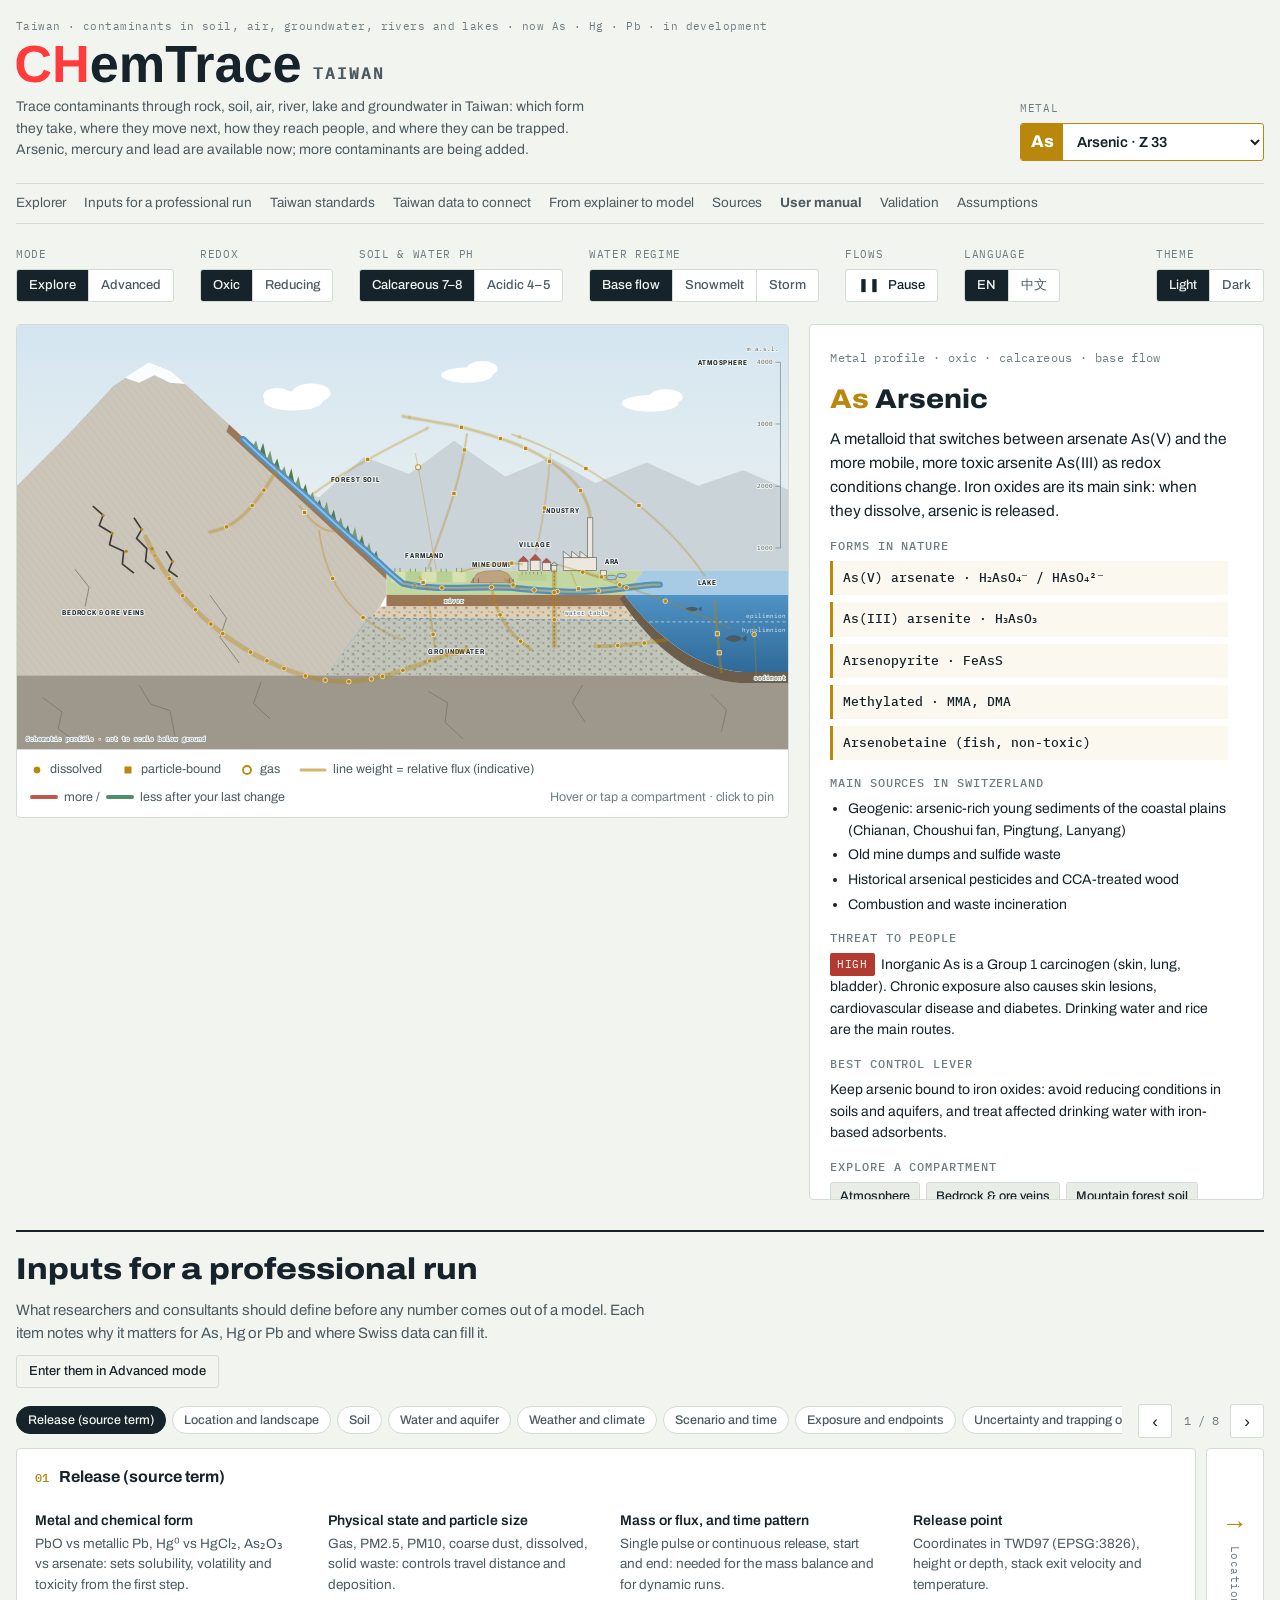
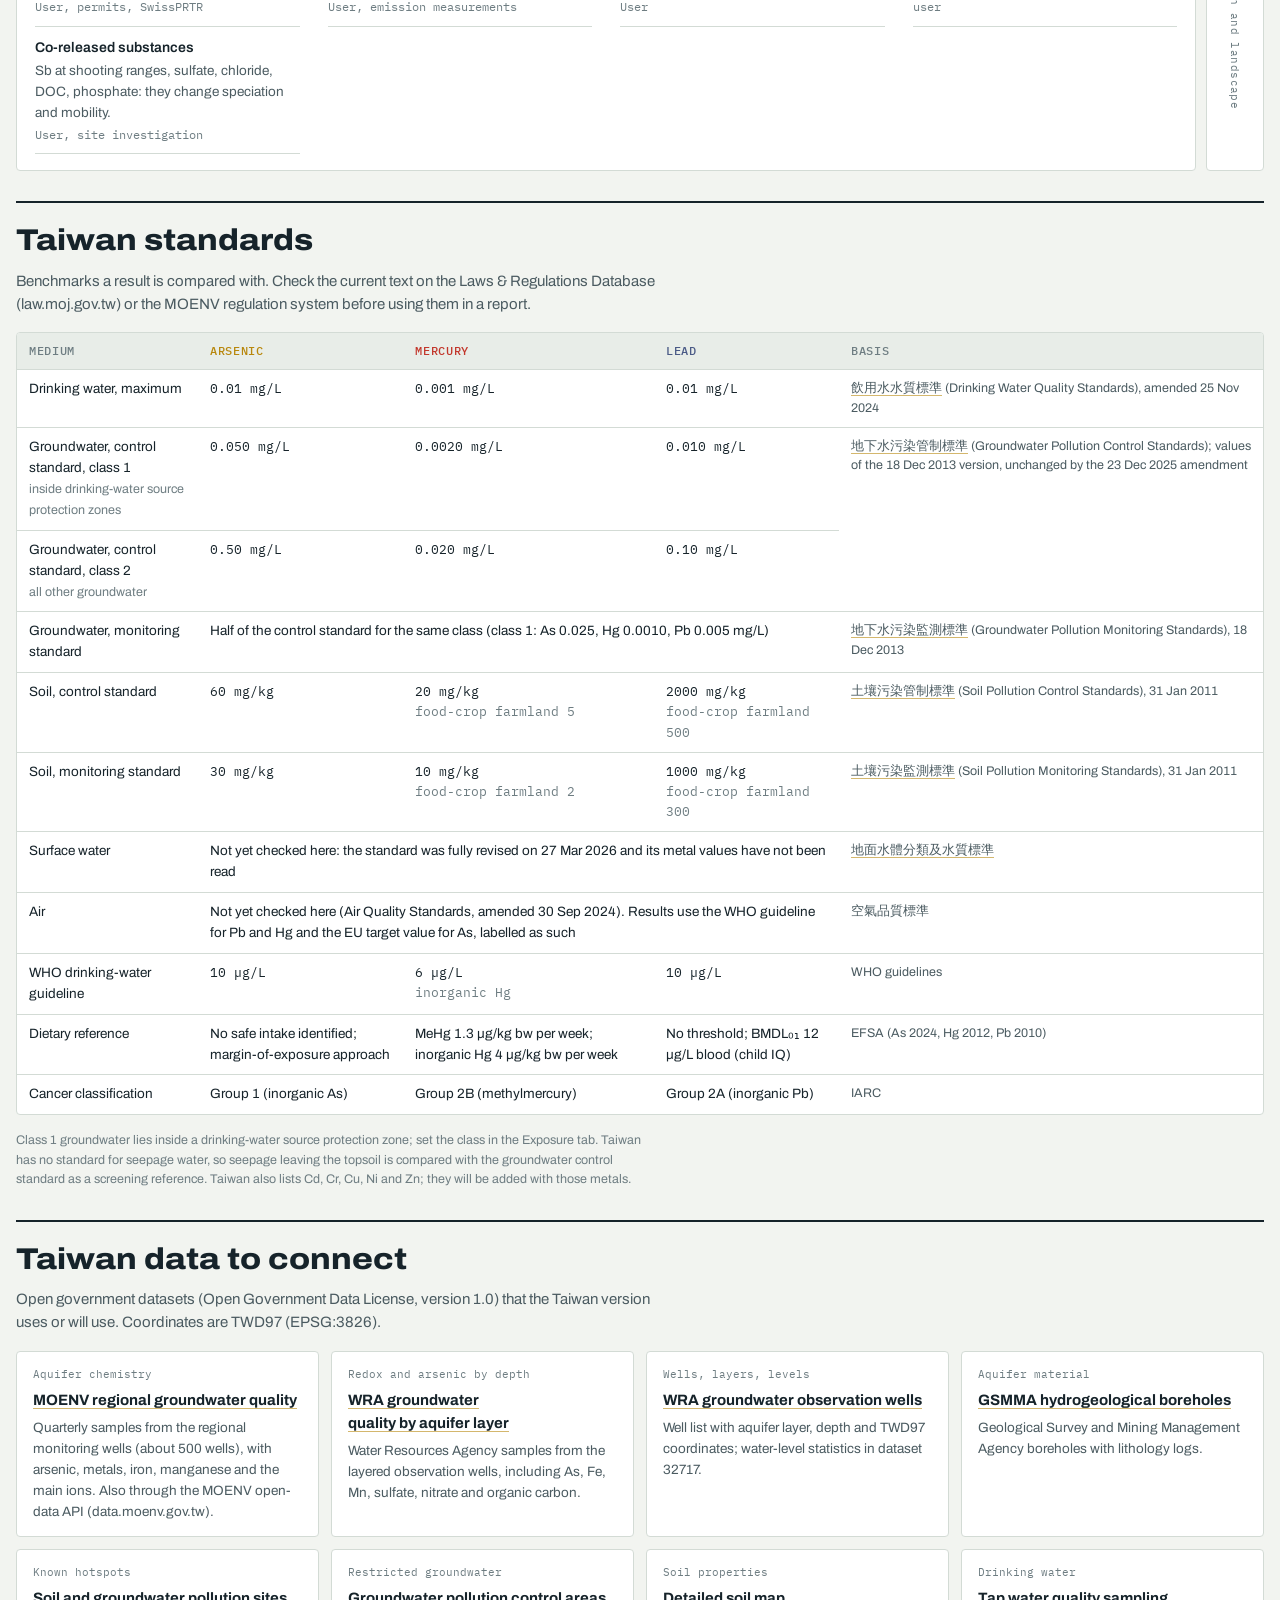
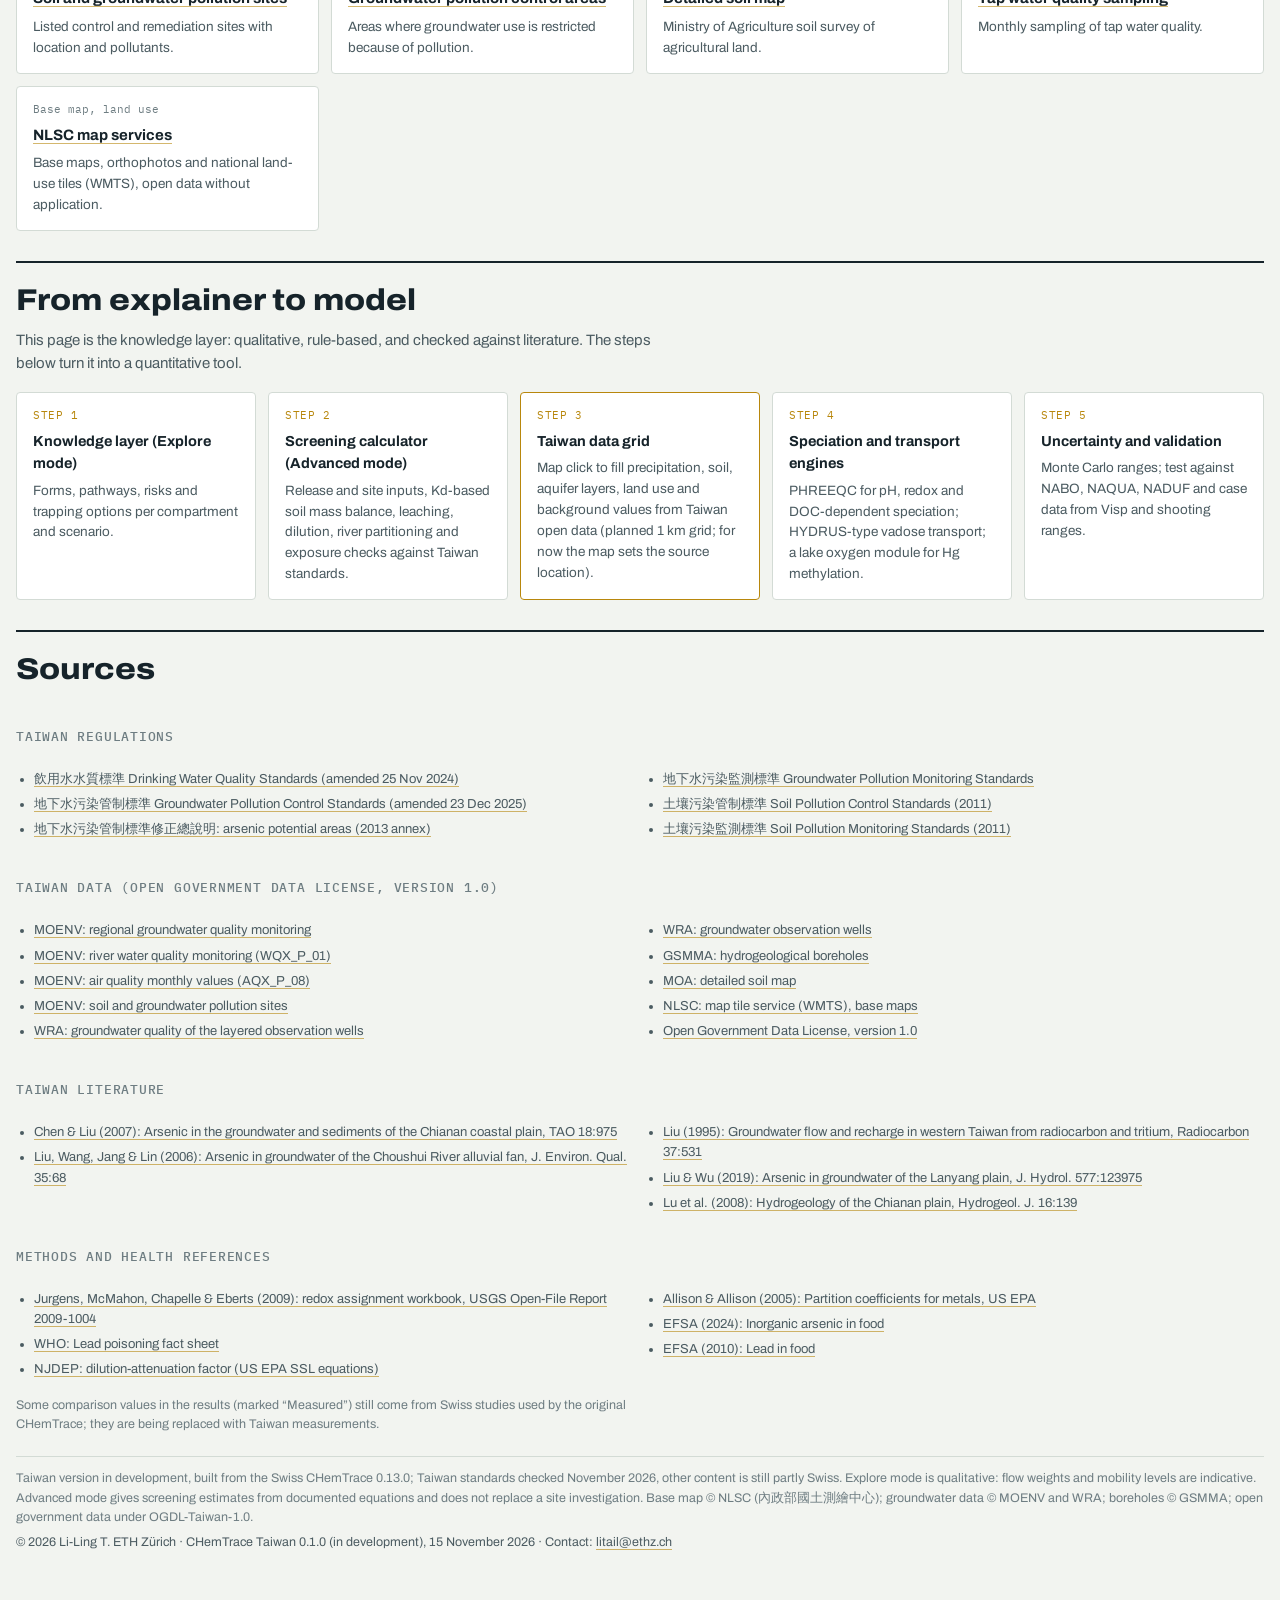
<file: site/index.html>
<!doctype html>
<html lang="en">
<head>
<meta charset="utf-8">
<meta name="viewport" content="width=device-width, initial-scale=1, viewport-fit=cover">
<title>CHemTrace Taiwan</title>
<meta name="description" content="CHemTrace Taiwan follows contaminants through Taiwanese landscapes: what forms they take, where they go, how they reach people and where to trap them, with a screening calculator. Arsenic, mercury and lead now; in development.">
<link rel="icon" href="assets/img/favicon.svg" type="image/svg+xml">
<link rel="stylesheet" href="assets/vendor/leaflet/leaflet.css">
<link rel="stylesheet" href="assets/css/styles.css">
<script>try{if(localStorage.getItem("cht-tw-lang")==="zh")location.replace("index.zh.html"+location.hash)}catch(e){}</script>
<link rel="alternate" hreflang="zh-Hant" href="index.zh.html">
<script src="assets/vendor/leaflet/leaflet.js" defer></script>
<script src="assets/js/app.js" defer></script>
</head>
<body>
<div class="wrap">
  <header class="top">
    <div class="title-block">
      <span class="kicker">Taiwan · contaminants in soil, air, groundwater, rivers and lakes · now As · Hg · Pb · in development</span>
      <h1 class="logo"><svg class="logo-svg" viewBox="3.1 -70.8 550.3 72.8" xmlns="http://www.w3.org/2000/svg" role="img" aria-label="CHemTrace Taiwan"><title>CHemTrace Taiwan</title><path fill="#FF3B3B" d="M38.8 -10.4Q51.9 -10.4 56.9 -23.4L69.5 -18.7Q65.4 -8.7 57.6 -3.9Q49.8 1 38.8 1Q22.2 1 13.2 -8.4Q4.1 -17.8 4.1 -34.7Q4.1 -51.7 12.8 -60.7Q21.6 -69.8 38.2 -69.8Q50.3 -69.8 57.9 -65Q65.5 -60.1 68.6 -50.7L55.9 -47.2Q54.3 -52.4 49.6 -55.4Q44.9 -58.5 38.5 -58.5Q28.7 -58.5 23.7 -52.4Q18.6 -46.4 18.6 -34.7Q18.6 -22.9 23.8 -16.6Q29 -10.4 38.8 -10.4ZM123.3 0V-29.5H93.3V0H78.9V-68.8H93.3V-41.4H123.3V-68.8H137.7V0Z"/><path fill="currentColor" d="M173 1Q161.1 1 154.7 -6.1Q148.3 -13.1 148.3 -26.7Q148.3 -39.7 154.8 -46.8Q161.3 -53.8 173.2 -53.8Q184.6 -53.8 190.6 -46.3Q196.6 -38.7 196.6 -24.2V-23.8H162.7Q162.7 -16.1 165.6 -12.1Q168.5 -8.2 173.7 -8.2Q181 -8.2 182.9 -14.5L195.8 -13.4Q190.2 1 173 1ZM173 -45.2Q168.2 -45.2 165.6 -41.8Q163 -38.4 162.8 -32.4H183.3Q183 -38.8 180.3 -42Q177.6 -45.2 173 -45.2ZM238.1 0V-29.6Q238.1 -43.6 230.1 -43.6Q226 -43.6 223.4 -39.3Q220.8 -35.1 220.8 -28.3V0H207V-41Q207 -45.3 206.9 -48Q206.8 -50.7 206.6 -52.8H219.7Q219.9 -51.9 220.1 -47.9Q220.4 -43.8 220.4 -42.3H220.6Q223.1 -48.4 226.9 -51.1Q230.7 -53.9 235.9 -53.9Q248 -53.9 250.6 -42.3H250.9Q253.6 -48.5 257.4 -51.2Q261.1 -53.9 266.9 -53.9Q274.7 -53.9 278.7 -48.6Q282.8 -43.4 282.8 -33.5V0H269.1V-29.6Q269.1 -43.6 261.1 -43.6Q257.1 -43.6 254.6 -39.7Q252 -35.8 251.8 -29V0ZM326.7 -57.7V0H312.3V-57.7H290.1V-68.8H349V-57.7ZM351.5 0V-40.4Q351.5 -44.8 351.4 -47.7Q351.3 -50.6 351.1 -52.8H364.2Q364.4 -52 364.6 -47.5Q364.8 -43 364.8 -41.6H365Q367 -47.1 368.6 -49.4Q370.2 -51.7 372.3 -52.8Q374.5 -53.9 377.7 -53.9Q380.3 -53.9 381.9 -53.1V-41.7Q378.6 -42.4 376.1 -42.4Q370.9 -42.4 368.1 -38.2Q365.2 -34.1 365.2 -25.9V0ZM402.6 1Q395 1 390.7 -3.2Q386.4 -7.4 386.4 -14.9Q386.4 -23.1 391.7 -27.4Q397.1 -31.7 407.2 -31.8L418.6 -32V-34.7Q418.6 -39.9 416.8 -42.4Q415 -44.9 410.9 -44.9Q407.1 -44.9 405.3 -43.2Q403.5 -41.5 403.1 -37.5L388.8 -38.1Q390.1 -45.8 395.8 -49.8Q401.6 -53.8 411.5 -53.8Q421.5 -53.8 426.9 -48.9Q432.3 -43.9 432.3 -34.9V-15.6Q432.3 -11.2 433.3 -9.5Q434.3 -7.8 436.7 -7.8Q438.2 -7.8 439.7 -8.1V-0.7Q438.5 -0.4 437.5 -0.1Q436.5 0.1 435.5 0.2Q434.6 0.4 433.5 0.5Q432.4 0.6 430.9 0.6Q425.7 0.6 423.3 -2Q420.8 -4.5 420.3 -9.4H420Q414.3 1 402.6 1ZM418.6 -24.5 411.6 -24.4Q406.8 -24.2 404.8 -23.3Q402.8 -22.5 401.7 -20.7Q400.7 -18.9 400.7 -16Q400.7 -12.3 402.4 -10.4Q404.2 -8.6 407 -8.6Q410.3 -8.6 412.9 -10.4Q415.6 -12.1 417.1 -15.2Q418.6 -18.3 418.6 -21.8ZM468.1 1Q456.1 1 449.5 -6.2Q443 -13.3 443 -26.1Q443 -39.2 449.6 -46.5Q456.2 -53.8 468.3 -53.8Q477.6 -53.8 483.7 -49.1Q489.8 -44.4 491.4 -36.2L477.5 -35.5Q477 -39.6 474.6 -42Q472.3 -44.4 468 -44.4Q457.4 -44.4 457.4 -26.7Q457.4 -8.4 468.2 -8.4Q472.1 -8.4 474.7 -10.9Q477.3 -13.3 478 -18.2L491.7 -17.6Q491 -12.2 487.9 -7.9Q484.7 -3.7 479.6 -1.3Q474.5 1 468.1 1ZM523.3 1Q511.4 1 505 -6.1Q498.6 -13.1 498.6 -26.7Q498.6 -39.7 505.1 -46.8Q511.6 -53.8 523.5 -53.8Q534.9 -53.8 540.9 -46.3Q546.9 -38.7 546.9 -24.2V-23.8H513Q513 -16.1 515.8 -12.1Q518.7 -8.2 524 -8.2Q531.2 -8.2 533.2 -14.5L546.1 -13.4Q540.5 1 523.3 1ZM523.3 -45.2Q518.5 -45.2 515.8 -41.8Q513.2 -38.4 513.1 -32.4H533.6Q533.2 -38.8 530.5 -42Q527.8 -45.2 523.3 -45.2Z"/></svg><span class="logo-tw">Taiwan</span></h1>
      <p class="lede">Trace contaminants through rock, soil, air, river, lake and groundwater in Taiwan: which form they take, where they move next, how they reach people, and where they can be trapped. Arsenic, mercury and lead are available now; more contaminants are being added.</p>
    </div>
    <div class="ctl">
      <label class="ctl-label" for="metalSel">Metal</label>
      <div class="metal-pick">
        <span class="msym" id="metalSym" aria-hidden="true">As</span>
        <select id="metalSel">
          <option value="As">Arsenic · Z 33</option>
          <option value="Hg">Mercury · Z 80</option>
          <option value="Pb">Lead · Z 82</option>
          <option value="Cd">Cadmium · Z 48</option>
          <option value="Ni">Nickel · Z 28</option>
          <option value="Cr">Chromium · Z 24</option>
        </select>
      </div>
    </div>
  </header>

  <nav class="jump" aria-label="Sections">
    <a href="#explorer">Explorer</a><a href="#inputs">Inputs for a professional run</a><a href="#limits">Taiwan standards</a><a href="#data">Taiwan data to connect</a><a href="#roadmap">From explainer to model</a><a href="#sources">Sources</a><a href="manual.html"><b>User manual</b></a><a href="validation.html">Validation</a><a href="assumptions.html">Assumptions</a>
  </nav>

  <div class="controls" id="explorer">
    <div class="ctl"><span class="ctl-label" id="lblMode">Mode</span>
      <div class="seg" role="radiogroup" aria-labelledby="lblMode" id="modeSeg">
        <button role="radio" aria-checked="true" data-mode="explore" id="mExplore">Explore</button>
        <button role="radio" aria-checked="false" data-mode="advanced" id="mAdv">Advanced</button>
      </div></div>
    <div class="ctl" id="ctlDerived" hidden><span class="ctl-label">Conditions from your inputs</span><span class="derived" id="derivedTxt"></span></div>
    <div class="ctl" id="ctlRedox"><span class="ctl-label" id="lblRedox">Redox</span>
      <div class="seg" role="radiogroup" aria-labelledby="lblRedox" data-key="redox">
        <button role="radio" aria-checked="true" data-v="oxic" id="rdOx">Oxic</button>
        <button role="radio" aria-checked="false" data-v="reducing" id="rdRed">Reducing</button>
      </div></div>
    <div class="ctl" id="ctlPh"><span class="ctl-label" id="lblPh">Soil &amp; water pH</span>
      <div class="seg" role="radiogroup" aria-labelledby="lblPh" data-key="ph">
        <button role="radio" aria-checked="true" data-v="calc" id="phCalc">Calcareous 7–8</button>
        <button role="radio" aria-checked="false" data-v="acid" id="phAcid">Acidic 4–5</button>
      </div></div>
    <div class="ctl"><span class="ctl-label" id="lblWater">Water regime</span>
      <div class="seg" role="radiogroup" aria-labelledby="lblWater" data-key="water">
        <button role="radio" aria-checked="true" data-v="base" id="wBase">Base flow</button>
        <button role="radio" aria-checked="false" data-v="melt" id="wMelt">Snowmelt</button>
        <button role="radio" aria-checked="false" data-v="storm" id="wStorm">Storm</button>
      </div></div>
    <div class="ctl"><span class="ctl-label">Flows</span>
      <button class="playbtn" id="playBtn" aria-pressed="false"><span id="playIcon">❚❚</span> <span id="playTxt">Pause</span></button></div>
    <div class="ctl"><span class="ctl-label" id="lblLang">Language</span>
      <div class="seg" role="radiogroup" aria-labelledby="lblLang" id="langSeg">
        <button role="radio" aria-checked="true" data-lang="en" lang="en">EN</button>
        <button role="radio" aria-checked="false" data-lang="zh" lang="zh-Hant">中文</button>
      </div></div>
    <div class="ctl ctl-end"><span class="ctl-label" id="lblTheme">Theme</span>
      <div class="seg" role="radiogroup" aria-labelledby="lblTheme" id="themeSeg">
        <button role="radio" aria-checked="true" data-theme="light" id="thLight">Light</button>
        <button role="radio" aria-checked="false" data-theme="dark" id="thDark">Dark</button>
      </div></div>
  </div>

  <section class="adv" id="adv" hidden aria-labelledby="advTitle">
    <div class="adv-bar">
      <div class="adv-title">
        <h2 id="advTitle">Scenario inputs</h2>
        <p>Enter a release and site data. Results update as you type and appear on the profile, in the side panel and under Screening results.</p>
      </div>
      <div class="adv-actions">
        <label class="mini" for="presetSel">Site preset</label>
        <select id="presetSel"></select>
        <button class="btn ghost" id="applyPreset">Apply preset</button>
        <button class="btn" id="loadExample">Load example</button>
        <button class="btn ghost" id="copyJson">Copy inputs</button>
        <button class="btn ghost" id="pasteJson">Paste inputs</button>
        <button class="btn ghost" id="copyReport">Copy report</button>
      </div>
    </div>
    <div class="json-box" id="jsonBox" hidden>
      <label class="mini" for="jsonTxt">Inputs as JSON</label>
      <textarea id="jsonTxt" rows="7" spellcheck="false"></textarea>
      <div class="json-row"><button class="btn" id="jsonApply">Apply</button><button class="btn ghost" id="jsonClose">Close</button><span class="mini" id="jsonMsg" role="status"></span></div>
    </div>
    <div class="site-pick" id="sitePick">
      <div class="sp-head"><h3>Pick a site in Taiwan</h3><p>Click the map or enter TWD97 coordinates (TM2 121°, EPSG:3826). The point becomes the source location on the spread map. Site values (climate, soil, aquifer) are typed in below until the Taiwan data grid is built.</p></div>
      <div class="sp-map" id="spMap" aria-label="Map of Taiwan: click to choose a site"></div>
      <div class="sp-side">
        <div class="sp-coords">
          <div class="f"><label class="mini" for="spE">E (TWD97)</label><input id="spE" type="number" step="any" inputmode="decimal" placeholder="165347"></div>
          <div class="f"><label class="mini" for="spN">N (TWD97)</label><input id="spN" type="number" step="any" inputmode="decimal" placeholder="2586676"></div>
          <button class="btn ghost" id="spGo">Look up</button>
        </div>
        <div class="sp-info" id="spInfo"><p>No site chosen yet.</p></div>
        <button class="btn" id="spApply" disabled>Use as the source location</button>
      </div>
    </div>
    <div class="tabs" role="tablist" id="advTabs" aria-label="Input groups"></div>
    <div id="advPanels"></div>
  </section>

  <div class="explorer">
    <div class="stage">
      <div class="stage-scroll">
<svg id="scene" viewBox="0 0 1200 660" role="group" aria-label="Schematic profile of a catchment. Each compartment can be selected.">
  <defs>
    <linearGradient id="gSky" x1="0" y1="0" x2="0" y2="1"><stop offset="0" class="st-top"/><stop offset="1" class="st-bot"/></linearGradient>
    <linearGradient id="gLake" x1="0" y1="0" x2="0" y2="1"><stop offset="0" class="st-w1"/><stop offset="1" class="st-w2"/></linearGradient>
    <pattern id="pGravel" width="16" height="12" patternUnits="userSpaceOnUse">
      <rect width="16" height="12" class="s-gravel"/><circle cx="3" cy="3" r="1.6" class="s-gdot"/><circle cx="11" cy="8" r="2.1" class="s-gdot"/><circle cx="14" cy="2" r="1" class="s-gdot"/>
    </pattern>
    <pattern id="pHatch" width="9" height="9" patternUnits="userSpaceOnUse" patternTransform="rotate(-38)">
      <line x1="0" y1="0" x2="0" y2="9" class="s-hatch"/>
    </pattern>
  </defs>

  <g id="scenery" pointer-events="none">
    <rect x="0" y="0" width="1200" height="420" fill="url(#gSky)"/>
    <g id="sun"><circle cx="70" cy="62" r="20" class="s-sun"/></g>
    <path class="s-ridge" d="M300,382 L360,300 L420,250 L470,268 L540,205 L610,232 L680,180 L760,236 L830,206 L900,246 L980,214 L1060,250 L1130,226 L1200,256 L1200,382 Z"/>
    <g class="s-cloud">
      <ellipse cx="430" cy="118" rx="46" ry="15"/><ellipse cx="458" cy="106" rx="30" ry="15"/><ellipse cx="405" cy="110" rx="22" ry="12"/>
      <ellipse cx="700" cy="78" rx="40" ry="12"/><ellipse cx="724" cy="68" rx="24" ry="12"/>
      <ellipse cx="985" cy="122" rx="44" ry="13"/><ellipse cx="1010" cy="112" rx="26" ry="12"/>
    </g>
    <g id="rain">
      <line x1="402" y1="136" x2="394" y2="156" class="s-rain"/><line x1="418" y1="138" x2="410" y2="160" class="s-rain"/><line x1="434" y1="136" x2="426" y2="158" class="s-rain"/><line x1="450" y1="134" x2="442" y2="154" class="s-rain"/><line x1="466" y1="132" x2="458" y2="152" class="s-rain"/>
      <line x1="968" y1="138" x2="960" y2="158" class="s-rain"/><line x1="984" y1="140" x2="976" y2="162" class="s-rain"/><line x1="1000" y1="138" x2="992" y2="158" class="s-rain"/><line x1="1016" y1="136" x2="1008" y2="156" class="s-rain"/>
    </g>

    <!-- bedrock band and mountain -->
    <rect x="0" y="545" width="1200" height="115" class="s-bed"/>
    <path class="s-rock" d="M0,545 L0,250 L80,170 L150,95 L205,58 L240,72 L290,118 L575,382 L575,420 L565,438 L480,545 Z"/>
    <path fill="url(#pHatch)" d="M0,545 L0,250 L80,170 L150,95 L205,58 L240,72 L290,118 L575,382 L575,420 L565,438 L480,545 Z"/>
    <g class="s-frac">
      <path d="M40,580 l30,22 l-6,26 l24,18"/><path d="M190,560 l18,30 l30,10 l8,40"/><path d="M380,555 l-12,34 l26,24"/><path d="M640,570 l30,18 l-4,30 l28,26"/><path d="M880,560 l-16,28 l20,30"/><path d="M1080,575 l24,24 l-8,34"/>
      <path d="M300,420 l26,36 l-10,30 l30,40"/><path d="M90,380 l22,28 l-6,30"/>
    </g>
    <g class="s-ore">
      <path d="M118,282 l16,14 l-6,16 l20,12 l-4,18 l22,10 l-2,20 l18,14"/>
      <path d="M182,300 l12,18 l-8,14 l16,16 l-2,20 l14,12"/>
      <path d="M232,352 l10,16 l-6,14 l14,10"/>
    </g>
    <g class="s-glint"><circle cx="134" cy="296" r="2.4"/><circle cx="148" cy="324" r="2.4"/><circle cx="194" cy="318" r="2.4"/><circle cx="170" cy="352" r="2.4"/><circle cx="210" cy="348" r="2.4"/><circle cx="242" cy="368" r="2.4"/></g>

    <!-- glacier removed: Taiwan has no glaciers (step_coast.py) -->
    <path class="s-snow" d="M168,82 L205,58 L240,72 L262,92 L238,90 L214,78 L190,90 Z"/>

    <!-- forest -->
    <path class="s-soil" d="M330,155 L575,382 L575,396 L326,166 Z"/>
    <g id="trees"></g>

    <!-- valley floor -->
    <path class="s-meadow" d="M575,382 L975,382 L945,420 L575,420 Z"/>
    <g id="fields">
      <rect x="582" y="384" width="22" height="16" class="s-f1"/><rect x="606" y="384" width="22" height="16" class="s-f2"/><rect x="630" y="384" width="22" height="16" class="s-f1"/><rect x="654" y="384" width="22" height="16" class="s-f2"/><rect x="678" y="384" width="20" height="16" class="s-f1"/>
      <g class="s-crop"><path d="M588,384 v-6 M596,384 v-6 M612,384 v-5 M620,384 v-5 M636,384 v-7 M644,384 v-7 M660,384 v-5 M668,384 v-5 M684,384 v-6 M692,384 v-6"/></g>
    </g>
    <rect x="575" y="420" width="372" height="18" class="s-soil"/>

    <!-- aquifer -->
    <path fill="url(#pGravel)" d="M565,438 L947,438 C985,475 1025,510 1075,545 L480,545 Z"/>
    <path class="s-sat" d="M546,456 L966,460 C995,488 1032,520 1075,545 L480,545 Z"/>
    <path class="s-wt" d="M546,456 L966,460"/>

    <!-- contaminated site mound -->
    <path class="s-soil-l" d="M706,401 L716,387 L728,383 L752,382 L764,387 L774,401 Z"/>
    <g class="s-line"><path d="M710,401 v-7 M718,401 v-7 M766,401 v-7 M772,401 v-6"/></g>

    <!-- village + well -->
    <rect x="780" y="388" width="44" height="10" class="s-f2"/>
    <g class="s-crop"><path d="M786,388 v-4 M792,388 v-4 M798,388 v-4 M804,388 v-4 M810,388 v-4 M816,388 v-4"/></g>
    <rect x="781" y="368" width="14" height="14" class="s-bld"/><path class="s-roof" d="M779,368 L788,359 L797,368 Z"/>
    <rect x="799" y="366" width="15" height="16" class="s-bld"/><path class="s-roof" d="M797,366 L806.5,356 L816,366 Z"/>
    <rect x="818" y="370" width="12" height="12" class="s-bld"/><path class="s-roof" d="M816,370 L824,362 L832,370 Z"/>
    <rect x="832" y="374" width="8" height="9" class="s-bld"/><path class="s-line" d="M830,374 L836,369 L842,374"/>
    <path class="s-pipe" d="M836,384 L836,500"/>

    <!-- industry -->
    <rect x="850" y="362" width="52" height="20" class="s-bld"/>
    <path class="s-bld" d="M850,362 L850,352 L863,362 L863,352 L876,362 L876,352 L889,362 Z"/>
    <rect x="888" y="300" width="8" height="62" class="s-bld"/>

    <!-- WWTP (ARA) -->
    <rect x="908" y="382" width="9" height="8" class="s-bld"/>
    <ellipse cx="925" cy="393" rx="8" ry="3.6" class="s-basin"/><ellipse cx="941" cy="390" rx="7" ry="3.2" class="s-basin"/>

    <!-- lake -->
    <path class="s-lake-top" d="M975,382 L1200,382 L1200,420 L945,420 Z"/>
    <path fill="url(#gLake)" d="M945,420 L1200,420 L1200,540 L1130,540 C1060,535 1000,490 945,420 Z"/>
    <path class="s-thermo" d="M984,462 L1200,462"/>
    <path class="s-sed" d="M945,420 C1000,490 1060,535 1130,540 L1200,540 L1200,557 L1126,557 C1052,552 990,503 938,426 Z"/>
    <path class="s-fish" d="M1102,488 c8,-7 20,-7 26,0 l7,-5 l0,10 l-7,-5 c-6,7 -18,7 -26,0 Z"/>
    <path class="s-fish" d="M1040,442 c6,-5 15,-5 20,0 l5,-4 l0,8 l-5,-4 c-5,5 -14,5 -20,0 Z"/>

    <!-- river -->
    <path id="riverLine" class="s-river" d="M352,178 C380,205 410,232 440,258 S500,315 530,340 S570,378 600,402 C660,416 720,404 780,410 S880,418 940,410 S975,405 1000,404"/>
    <path class="s-river2" d="M352,178 C380,205 410,232 440,258 S500,315 530,340 S570,378 600,402 C660,416 720,404 780,410 S880,418 940,410 S975,405 1000,404"/>

    <!-- elevation scale -->
    <g>
      <text x="1186" y="40" text-anchor="end" class="lbl-s">m a.s.l.</text>
      <path class="s-tick" d="M1188,58 L1188,347 M1180,58 h8 M1180,154 h8 M1180,251 h8 M1180,347 h8"/>
      <text x="1176" y="61" text-anchor="end" class="lbl-s">4000</text><text x="1176" y="157" text-anchor="end" class="lbl-s">3000</text><text x="1176" y="254" text-anchor="end" class="lbl-s">2000</text><text x="1176" y="350" text-anchor="end" class="lbl-s">1000</text>
    </g>

    <!-- labels -->
    <text x="1060" y="62" class="lbl">Atmosphere</text>
    <text x="70" y="452" class="lbl">Bedrock &amp; ore veins</text>
    <text x="488" y="244" class="lbl">Forest soil</text>
    <text x="604" y="362" class="lbl">Farmland</text>
    <text x="740" y="376" class="lbl" text-anchor="middle" id="siteLbl">Mine dump</text>
    <text x="806" y="345" class="lbl" text-anchor="middle">Village</text>
    <text x="876" y="292" class="lbl" text-anchor="end">Industry</text>
    <text x="926" y="372" class="lbl" text-anchor="middle">ARA</text>
    <text x="664" y="433" class="lbl-s">river</text>
    <text x="1060" y="404" class="lbl">Lake</text>
    <text x="1196" y="456" text-anchor="end" class="lbl-w">epilimnion</text>
    <text x="1196" y="478" text-anchor="end" class="lbl-w">hypolimnion</text>
    <text x="1196" y="553" text-anchor="end" class="lbl-s">sediment</text>
    <text x="640" y="512" class="lbl">Groundwater</text>
    <text x="852" y="452" class="lbl-s">water table</text>
    <text x="14" y="648" class="lbl-s">Schematic profile · not to scale below ground</text>
  </g>

  <g id="guides" pointer-events="none"></g>
  <g id="particles" pointer-events="none"></g>

  <g id="hits">
    <rect class="hit" data-c="air" x="0" y="0" width="1200" height="382" pointer-events="all"/>
    <path class="hit" data-c="bedrock" pointer-events="all" d="M0,545 L0,250 L80,170 L150,95 L205,58 L240,72 L290,118 L330,155 L326,166 L575,396 L575,420 L565,438 L480,545 Z M0,545 L1200,545 L1200,660 L0,660 Z"/>
    <path class="hit" data-c="gw" pointer-events="all" d="M565,438 L947,438 C985,475 1025,510 1075,545 L480,545 Z"/>
    <path class="hit" data-c="farm" pointer-events="all" d="M578,368 L703,368 L703,438 L578,438 Z"/>
    <path class="hit" data-c="site" pointer-events="all" d="M704,368 L776,368 L776,438 L704,438 Z"/>
    <path class="hit" data-c="people" pointer-events="all" d="M777,350 L844,350 L844,438 L777,438 Z"/>
    <path class="hit" data-c="town" pointer-events="all" d="M845,290 L904,290 L904,438 L845,438 Z"/>
    <path class="hit" data-c="wwtp" pointer-events="all" d="M905,378 L952,378 L944,426 L905,426 Z"/>
    <path class="hit" data-c="forest" pointer-events="all" d="M366,166 L575,354 L575,396 L326,166 Z"/>
    <path class="hit" data-c="lake" pointer-events="all" d="M975,382 L1200,382 L1200,540 L1130,540 C1060,535 1000,490 945,420 Z"/>
    <path class="hit" data-c="sediment" pointer-events="all" d="M945,420 C1000,490 1060,535 1130,540 L1200,540 L1200,560 L1124,560 C1048,555 985,505 935,428 Z"/>
    <path class="hit river-hit" data-c="river" pointer-events="stroke" d="M352,178 C380,205 410,232 440,258 S500,315 530,340 S570,378 600,402 C660,416 720,404 780,410 S880,418 940,410 S975,405 1000,404"/>
  </g>
  <g id="relMark" pointer-events="none"></g>
  <g id="badges" pointer-events="none"></g>
  <g id="chgLabels" pointer-events="none"></g>
</svg>
<p class="sr-only" id="chgLive" aria-live="polite"></p>
      </div>
      <div class="legend">
        <span class="k"><svg width="12" height="12" aria-hidden="true"><circle cx="6" cy="6" r="4" class="pt-d"/></svg> dissolved</span>
        <span class="k"><svg width="12" height="12" aria-hidden="true"><rect x="2" y="2" width="8" height="8" class="pt-p"/></svg> particle-bound</span>
        <span class="k"><svg width="12" height="12" aria-hidden="true"><circle cx="6" cy="6" r="4" class="pt-g"/></svg> gas</span>
        <span class="k"><svg width="26" height="8" aria-hidden="true"><line x1="1" y1="4" x2="25" y2="4" class="guide" stroke-width="3" style="opacity:.6"/></svg> line weight = relative flux (indicative)</span>
        <span class="k"><svg width="26" height="8" aria-hidden="true"><line x1="1" y1="4" x2="25" y2="4" class="guide chg-up" stroke-width="4"/></svg> more / <svg width="26" height="8" aria-hidden="true"><line x1="1" y1="4" x2="25" y2="4" class="guide chg-down" stroke-width="4"/></svg> less after your last change</span>
        <span class="hint">Hover or tap a compartment · click to pin</span><span class="swipe hint">Swipe the profile sideways · tap a compartment</span>
      </div>
    </div>

    <aside class="panel" id="panel" aria-live="polite"></aside>
  </div>

  <!-- RESULTS -->
  <section class="sec" id="results" hidden>
    <div class="sec-head">
      <h2>Screening results</h2>
      <p id="resIntro"></p>
    </div>
    <aside class="intended" aria-label="Intended use">
      <p><b>Intended use.</b> An overview of the whole system: where the metal goes, which place to act on first and what to measure, so you can form assumptions and a first plan. Check that plan with site data and the specialised models under <a href="#further">Take it further</a>. Also for teaching and comparing scenarios. <b>Not for</b> deciding under the AltlV whether a site must be investigated further or remediated, designing remediation, predicting concentrations or arrival times at a specific well, or individual health-risk assessments. Several defaults are assumptions that experts have not yet reviewed.</p>
      <p class="imeta"><a href="manual.html#intended">Intended use and limits</a> · <a href="assumptions.html">All assumptions</a> · <a href="validation.html">Validation</a> · CHemTrace Taiwan 0.1.0 (in development), 15 November 2026 · Feedback: <a href="mailto:litail@ethz.ch">litail@ethz.ch</a></p>
    </aside>
    <div class="res-grid" id="resGrid"></div>
    <div class="spread" id="spread">
      <div class="bud-head">
        <h3>Where to act: how it spreads over time</h3>
        <p>Red marks where the metal is above the chosen Taiwan standard at the best estimate (groundwater; for releases to air, also topsoil); amber where at least 10% of the uncertainty runs are above it. Use it to decide where to remove or cover soil, which wells and springs to protect, and where to place monitoring.</p>
      </div>
      <div class="sp-dir" id="spDir"></div>
      <div class="bud-ctl">
        <div class="ctl"><span class="ctl-label" id="lblSpT">Years since the release started</span>
          <div class="sp-time"><button class="playbtn" id="spPlay" aria-pressed="false">▶ Play</button><input type="range" id="spT" min="0" max="5" step="1" value="2" aria-labelledby="lblSpT"><output id="spTout" for="spT">10 years</output></div></div>
        <div class="ctl"><label class="ctl-label" for="spLim">Standard for groundwater</label><select id="spLim"><option value="tbdv">Drinking-water standard</option><option value="altl">Groundwater control standard (class from the Exposure tab)</option></select></div>
      </div>
      <div class="sp-body">
        <div class="sp-mapwrap">
          <div class="sp-map2" id="spMap2" role="region" aria-label="Spread map"></div>
          <div class="sp-drawer" id="spDrawer" role="region" aria-labelledby="spDrawerTitle">
            <div class="sp-drawer-hd"><h4 id="spDrawerTitle">Support layers</h4><button type="button" class="sp-drawer-x" id="spDrawerX" aria-label="Close support layers">×</button></div>
              <fieldset class="sp-layers" id="spLayers"><legend class="sr-only">Support layers</legend>
                <p class="mini">Wells, air stations and protection zones are available. Still to come: groundwater pollution control sites, the arsenic potential areas and geology (step 2e).</p>
                <label><input type="checkbox" data-ov="wellsM" autocomplete="off"><span>MOENV groundwater monitoring wells <small>red: median of the selected metal above the drinking-water standard; click a well for its values</small></span></label>
                <label><input type="checkbox" data-ov="wellsR" autocomplete="off"><span>WRA observation wells, layer 1 <small>colour: redox class; click a well for chloride</small></span></label>
                <label><input type="checkbox" data-ov="air" autocomplete="off"><span>MOENV air-quality stations <small>PM10 and PM2.5, mean of complete years 2023–2025; grey: traffic stations</small></span></label>
                <label><input type="checkbox" data-ov="pz" autocomplete="off"><span>Drinking-water source protection zones <small>blue: protection zone (groundwater class 1); dashed purple: set distance around an intake</small></span></label>
                <label><input type="checkbox" id="spTerrDir" checked autocomplete="off"><span>Terrain direction arrow <small>a stand-in, not a measurement; needs the elevation grid (planned)</small></span></label>
              </fieldset>
          </div>
        </div>
        <div class="sp-side">
          <button type="button" class="sp-layers-btn" id="spLayersBtn" aria-expanded="false" aria-controls="spDrawer"><span class="chev" aria-hidden="true">‹</span><span>Support layers<small>Wells, air stations, protection zones</small></span><span class="cnt" id="spLayersCnt"></span></button>
          <ul class="sp-legend" aria-label="Map legend">
            <li><i class="lg-fill crit"></i>Above the standard (best estimate)</li>
            <li><i class="lg-fill warn"></i>Possibly above (at least 10% of runs)</li>
            <li><i class="lg-box"></i>Source area: red or amber if the topsoil is above a Taiwan soil standard</li>
            <li><i class="lg-pt rel"></i>Release point</li>
            <li><i class="lg-path"></i>Runoff path for eroded soil</li>
            <li><i class="lg-pt reach"></i>Where the runoff reaches a stream</li>
            <li><i class="lg-pt collect"></i>Where the runoff collects (no stream nearby)</li>
            <li><i class="lg-arrow"></i>Groundwater direction you set</li>
            <li><i class="lg-arrow dash"></i>Terrain direction (stand-in only)</li>
            <li><i class="lg-arrow wind"></i>Prevailing wind, blowing towards (air releases)</li>
          </ul>
        </div>
      </div>
      <div class="sp-act"><h4>Where to act in year <span id="spActT">10</span></h4><ul class="trap" id="spAct"></ul></div>
      <p class="sp-note">A screening picture to plan where to look, sample and act, not a map of measured contamination. Groundwater spread: Domenico (1987) screening plume with your aquifer inputs. Deposition from air: long-term plume averaged over wind sectors, with dry and wet deposition by particle size. Terrain and streams: not yet available for Taiwan (elevation grid planned).</p>
    </div>
    <div class="budget" id="budget">
      <div class="bud-head">
        <h3 id="budTitle">Where is the metal after 1 year?</h3>
        <p>Mass budget: every kilogram released, followed to where it sits now. The rows add up to 100%. Results above are concentrations; this shows amounts.</p>
      </div>
      <div class="bud-ctl">
        <div class="ctl"><span class="ctl-label" id="lblBudT">Time since the release started</span>
          <div class="seg" role="radiogroup" aria-labelledby="lblBudT" id="budTSeg"></div></div>
        <div class="ctl"><label class="ctl-label" for="floodSel">Floods</label><select id="floodSel"></select></div>
      </div>
      <div class="bud-table" id="budRows" role="table" aria-label="Mass budget by compartment"></div>
      <ul class="bud-note" id="budNote"></ul>
      <div class="bud-head"><h4>Share in each place over 100 years</h4><p>Logarithmic scale, so small shares stay visible. Same release and flood setting as above.</p></div>
      <div class="ser" id="serChart"></div>
    </div>
    <div class="fphase pal" id="forms">
      <div class="bud-head">
        <h3 id="formsTitle">Which forms, in which phase: five scenarios</h3>
        <p>The same release under five sets of conditions. For each, the share of the released metal in soil and sediment, water and air, and which chemical forms make up each phase. Hover a bar segment for its share.</p>
      </div>
      <div id="formsBody"></div>
      <p class="sp-note">Masses come from the mass budget rerun for each scenario. The split into forms follows indicative rules from general geochemistry (see the equations and assumptions below), so read the shares as orders of magnitude. In water, the solid-bound forms are metal carried on suspended particles. These are indicative classes, not a speciation calculation: species distributions need thermodynamics with measured pH and concentrations. Enter your analysis on the Water analysis tab and use the PHREEQC export under <a href="#further">Take it further</a>.</p>
    </div>
    <div class="sens" id="sens">
      <div class="bud-head">
        <h3>What drives the uncertainty?</h3>
        <p>Which uncertain input moves a result most across the Monte Carlo runs. Measure the top one first to narrow the range.</p>
      </div>
      <div class="ctl"><label class="ctl-label" for="sensSel">Result</label><select id="sensSel"></select></div>
      <div class="sens-table" id="sensRows"></div>
      <p class="sens-note" id="sensNote"></p>
    </div>
    <div class="sugg"><h3>Where and how to trap it</h3><ul class="trap" id="suggList"></ul></div>
    <div class="further" id="further">
      <div class="bud-head">
        <h3>Take it further: specialised models</h3>
        <p>This site gives the overview of the whole system: where the metal goes, which place to act on first and what to measure. Once you have a first plan, check the part that matters with a specialised model. Each file is a starting point filled with your current inputs; values marked ASSUMED must be replaced with site data.</p>
      </div>
      <div class="fx-grid">
        <div class="fx">
          <h4>PHREEQC <small>USGS, free</small></h4>
          <p>Speciation, mineral solubility and sorption on iron oxides, then a 1D column to the water table or the receptor. Checks the Kd and seepage concentration used here.</p>
          <p class="fx-need">You still need: a major-ion analysis, alkalinity and Eh.</p>
          <button class="btn" data-x="phreeqc">Download input file</button><span class="fx-file" data-xn="phreeqc"></span>
        </div>
        <div class="fx">
          <h4>HYDRUS-1D <small>PC-Progress, free version</small></h4>
          <p>Water and metal moving through the unsaturated soil with real weather: arrival time and concentration at the water table.</p>
          <p class="fx-need">You still need: soil texture or hydraulic properties, daily weather and a measured Kd.</p>
          <button class="btn" data-x="hydrus">Download parameter sheet</button><span class="fx-file" data-xn="hydrus"></span>
        </div>
        <div class="fx">
          <h4>MODFLOW 6 with transport <small>USGS, free, via FloPy</small></h4>
          <p>Groundwater flow and the plume in plan view: which well, spring or river is reached, when, and how large the area above the limit is.</p>
          <p class="fx-need">You still need: the water-table map, boundaries, pumping and the K field.</p>
          <button class="btn" data-x="modflow">Download Python script</button><span class="fx-file" data-xn="modflow"></span>
        </div>
        <div class="fx">
          <h4>All inputs and results <small>JSON</small></h4>
          <p>Every input, result, uncertainty range, mass budget and form split of this run, for records, other tools or rerunning it with <code>SMP.run</code>.</p>
          <p class="fx-need">Open with any text editor or script.</p>
          <button class="btn ghost" data-x="json">Download JSON</button><span class="fx-file" data-xn="json"></span>
        </div>
      </div>
      <p class="fx-warn" id="furtherNote" hidden></p>
      <p class="sp-note">The files carry the screening values so you can compare. They are tested with PHREEQC 3 (minteq.v4.dat) and MODFLOW 6.7 with FloPy 3.11. The HYDRUS-1D sheet lists the values to enter in its dialogs, because HYDRUS project files depend on the program version.</p>
    </div>
    <details class="methods"><summary>Screening equations and assumptions</summary><div id="methods"></div></details>
  </section>

  <!-- INPUTS -->
  <section class="sec" id="inputs">
    <div class="sec-head">
      <h2>Inputs for a professional run</h2>
      <p>What researchers and consultants should define before any number comes out of a model. Each item notes why it matters for As, Hg or Pb and where Swiss data can fill it.</p>
      <button class="btn ghost" id="goAdv">Enter them in Advanced mode</button>
    </div>
    <div class="car" id="inputCar" aria-roledescription="carousel" aria-label="Input groups">
      <div class="car-head">
        <div class="car-tabs" id="carTabs"></div>
        <div class="car-ctrl">
          <button class="car-btn" id="carPrev" aria-label="Previous group">‹</button>
          <span class="car-count" id="carCount" aria-live="polite"></span>
          <button class="car-btn" id="carNext" aria-label="Next group">›</button>
        </div>
      </div>
      <div class="car-body">
        <div class="car-groups" id="inputGroups"></div>
        <button class="car-side" id="carSide" aria-label="Next group"><span class="arr">→</span><small id="carNextName"></small></button>
      </div>
    </div>
  </section>

  <!-- LIMITS -->
  <section class="sec" id="limits">
    <div class="sec-head">
      <h2>Taiwan standards</h2>
      <p>Benchmarks a result is compared with. Check the current text on the Laws &amp; Regulations Database (law.moj.gov.tw) or the MOENV regulation system before using them in a report.</p>
    </div>
    <div class="tbl-wrap">
      <table>
        <thead><tr><th>Medium</th><th class="m-as">Arsenic</th><th class="m-hg">Mercury</th><th class="m-pb">Lead</th><th>Basis</th></tr></thead>
        <tbody>
          <tr><td>Drinking water, maximum</td><td class="num">0.01 mg/L</td><td class="num">0.001 mg/L</td><td class="num">0.01 mg/L</td><td class="basis"><a href="https://law.moj.gov.tw/LawClass/LawAll.aspx?PCODE=O0040019" target="_blank" rel="noopener">飲用水水質標準</a> (Drinking Water Quality Standards), amended 25 Nov 2024</td></tr>
          <tr><td>Groundwater, control standard, class 1<br><span class="note">inside drinking-water source protection zones</span></td><td class="num">0.050 mg/L</td><td class="num">0.0020 mg/L</td><td class="num">0.010 mg/L</td><td class="basis" rowspan="2"><a href="https://oaout.moenv.gov.tw/law/LawContent.aspx?id=FL015529" target="_blank" rel="noopener">地下水污染管制標準</a> (Groundwater Pollution Control Standards); values of the 18 Dec 2013 version, unchanged by the 23 Dec 2025 amendment</td></tr>
          <tr><td>Groundwater, control standard, class 2<br><span class="note">all other groundwater</span></td><td class="num">0.50 mg/L</td><td class="num">0.020 mg/L</td><td class="num">0.10 mg/L</td></tr>
          <tr><td>Groundwater, monitoring standard</td><td colspan="3">Half of the control standard for the same class (class 1: As 0.025, Hg 0.0010, Pb 0.005 mg/L)</td><td class="basis"><a href="https://law.moj.gov.tw/LawClass/LawAll.aspx?pcode=O0110013" target="_blank" rel="noopener">地下水污染監測標準</a> (Groundwater Pollution Monitoring Standards), 18 Dec 2013</td></tr>
          <tr><td>Soil, control standard</td><td class="num">60 mg/kg</td><td class="num">20 mg/kg<br><span class="note">food-crop farmland 5</span></td><td class="num">2000 mg/kg<br><span class="note">food-crop farmland 500</span></td><td class="basis"><a href="https://law.moj.gov.tw/LawClass/LawAll.aspx?PCODE=O0110005" target="_blank" rel="noopener">土壤污染管制標準</a> (Soil Pollution Control Standards), 31 Jan 2011</td></tr>
          <tr><td>Soil, monitoring standard</td><td class="num">30 mg/kg</td><td class="num">10 mg/kg<br><span class="note">food-crop farmland 2</span></td><td class="num">1000 mg/kg<br><span class="note">food-crop farmland 300</span></td><td class="basis"><a href="https://www.epb.taichung.gov.tw/media/520975/土壤污染監測標準.pdf" target="_blank" rel="noopener">土壤污染監測標準</a> (Soil Pollution Monitoring Standards), 31 Jan 2011</td></tr>
          <tr><td>Surface water</td><td colspan="3">Not yet checked here: the standard was fully revised on 27 Mar 2026 and its metal values have not been read</td><td class="basis"><a href="https://www.6laws.net/6law/law3/地面水體分類及水質標準.htm" target="_blank" rel="noopener">地面水體分類及水質標準</a></td></tr>
          <tr><td>Air</td><td colspan="3">Not yet checked here (Air Quality Standards, amended 30 Sep 2024). Results use the WHO guideline for Pb and Hg and the EU target value for As, labelled as such</td><td class="basis">空氣品質標準</td></tr>
          <tr><td>WHO drinking-water guideline</td><td class="num">10 µg/L</td><td class="num">6 µg/L<br><span class="note">inorganic Hg</span></td><td class="num">10 µg/L</td><td class="basis">WHO guidelines</td></tr>
          <tr><td>Dietary reference</td><td>No safe intake identified; margin-of-exposure approach</td><td>MeHg 1.3 µg/kg bw per week; inorganic Hg 4 µg/kg bw per week</td><td>No threshold; BMDL₀₁ 12 µg/L blood (child IQ)</td><td class="basis">EFSA (As 2024, Hg 2012, Pb 2010)</td></tr>
          <tr><td>Cancer classification</td><td>Group 1 (inorganic As)</td><td>Group 2B (methylmercury)</td><td>Group 2A (inorganic Pb)</td><td class="basis">IARC</td></tr>
        </tbody>
      </table>
    </div>
    <p class="note">Class 1 groundwater lies inside a drinking-water source protection zone; set the class in the Exposure tab. Taiwan has no standard for seepage water, so seepage leaving the topsoil is compared with the groundwater control standard as a screening reference. Taiwan also lists Cd, Cr, Cu, Ni and Zn; they will be added with those metals.</p>
  </section>

  <!-- DATA -->
  <section class="sec" id="data">
    <div class="sec-head">
      <h2>Taiwan data to connect</h2>
      <p>Open government datasets (Open Government Data License, version 1.0) that the Taiwan version uses or will use. Coordinates are TWD97 (EPSG:3826).</p>
    </div>
    <div class="data-grid" id="dataGrid"></div>
  </section>

  <!-- ROADMAP -->
  <section class="sec" id="roadmap">
    <div class="sec-head">
      <h2>From explainer to model</h2>
      <p>This page is the knowledge layer: qualitative, rule-based, and checked against literature. The steps below turn it into a quantitative tool.</p>
    </div>
    <ol class="steps">
      <li><b>Knowledge layer (Explore mode)</b><span>Forms, pathways, risks and trapping options per compartment and scenario.</span></li>
      <li><b>Screening calculator (Advanced mode)</b><span>Release and site inputs, Kd-based soil mass balance, leaching, dilution, river partitioning and exposure checks against Taiwan standards.</span></li>
      <li class="now"><b>Taiwan data grid</b><span>Map click to fill precipitation, soil, aquifer layers, land use and background values from Taiwan open data (planned 1 km grid; for now the map sets the source location).</span></li>
      <li><b>Speciation and transport engines</b><span>PHREEQC for pH, redox and DOC-dependent speciation; HYDRUS-type vadose transport; a lake oxygen module for Hg methylation.</span></li>
      <li><b>Uncertainty and validation</b><span>Monte Carlo ranges; test against NABO, NAQUA, NADUF and case data from Visp and shooting ranges.</span></li>
    </ol>
  </section>

  <!-- SOURCES -->
  <section class="sec" id="sources">
    <div class="sec-head"><h2>Sources</h2></div>
    <h3 class="srcs-h">Taiwan regulations</h3>
    <ul class="srcs">
      <li><a href="https://law.moj.gov.tw/LawClass/LawAll.aspx?PCODE=O0040019" target="_blank" rel="noopener">飲用水水質標準 Drinking Water Quality Standards (amended 25 Nov 2024)</a></li>
      <li><a href="https://oaout.moenv.gov.tw/law/LawContent.aspx?id=FL015529" target="_blank" rel="noopener">地下水污染管制標準 Groundwater Pollution Control Standards (amended 23 Dec 2025)</a></li>
      <li><a href="https://www.epb.taichung.gov.tw/media/354279/地下水污染管制標準修正總說明.pdf" target="_blank" rel="noopener">地下水污染管制標準修正總說明: arsenic potential areas (2013 annex)</a></li>
      <li><a href="https://law.moj.gov.tw/LawClass/LawAll.aspx?pcode=O0110013" target="_blank" rel="noopener">地下水污染監測標準 Groundwater Pollution Monitoring Standards</a></li>
      <li><a href="https://law.moj.gov.tw/LawClass/LawAll.aspx?PCODE=O0110005" target="_blank" rel="noopener">土壤污染管制標準 Soil Pollution Control Standards (2011)</a></li>
      <li><a href="https://www.epb.taichung.gov.tw/media/520975/土壤污染監測標準.pdf" target="_blank" rel="noopener">土壤污染監測標準 Soil Pollution Monitoring Standards (2011)</a></li>
    </ul>
    <h3 class="srcs-h">Taiwan data (Open Government Data License, version 1.0)</h3>
    <ul class="srcs">
      <li><a href="https://data.gov.tw/en/datasets/6348" target="_blank" rel="noopener">MOENV: regional groundwater quality monitoring</a></li>
      <li><a href="https://data.moenv.gov.tw/dataset/detail/WQX_P_01" target="_blank" rel="noopener">MOENV: river water quality monitoring (WQX_P_01)</a></li>
      <li><a href="https://data.moenv.gov.tw/dataset/detail/AQX_P_08" target="_blank" rel="noopener">MOENV: air quality monthly values (AQX_P_08)</a></li>
      <li><a href="https://data.gov.tw/en/datasets/6351" target="_blank" rel="noopener">MOENV: soil and groundwater pollution sites</a></li>
      <li><a href="https://data.gov.tw/en/datasets/161086" target="_blank" rel="noopener">WRA: groundwater quality of the layered observation wells</a></li>
      <li><a href="https://data.gov.tw/en/datasets/32718" target="_blank" rel="noopener">WRA: groundwater observation wells</a></li>
      <li><a href="https://data.gov.tw/en/datasets/16799" target="_blank" rel="noopener">GSMMA: hydrogeological boreholes</a></li>
      <li><a href="https://data.gov.tw/en/datasets/55747" target="_blank" rel="noopener">MOA: detailed soil map</a></li>
      <li><a href="https://maps.nlsc.gov.tw/S09SOA/pro/Wmts_ajax_main.jsp" target="_blank" rel="noopener">NLSC: map tile service (WMTS), base maps</a></li>
      <li><a href="https://data.gov.tw/license" target="_blank" rel="noopener">Open Government Data License, version 1.0</a></li>
    </ul>
    <h3 class="srcs-h">Taiwan literature</h3>
    <ul class="srcs">
      <li><a href="https://doi.org/10.3319/TAO.2007.18.5.975(TT)" target="_blank" rel="noopener">Chen &amp; Liu (2007): Arsenic in the groundwater and sediments of the Chianan coastal plain, TAO 18:975</a></li>
      <li><a href="https://doi.org/10.2134/jeq2005.0129" target="_blank" rel="noopener">Liu, Wang, Jang &amp; Lin (2006): Arsenic in groundwater of the Choushui River alluvial fan, J. Environ. Qual. 35:68</a></li>
      <li><a href="https://doi.org/10.1017/S0033822200031027" target="_blank" rel="noopener">Liu (1995): Groundwater flow and recharge in western Taiwan from radiocarbon and tritium, Radiocarbon 37:531</a></li>
      <li><a href="https://doi.org/10.1016/j.jhydrol.2019.123975" target="_blank" rel="noopener">Liu &amp; Wu (2019): Arsenic in groundwater of the Lanyang plain, J. Hydrol. 577:123975</a></li>
      <li><a href="https://doi.org/10.1007/s10040-007-0209-6" target="_blank" rel="noopener">Lu et al. (2008): Hydrogeology of the Chianan plain, Hydrogeol. J. 16:139</a></li>
    </ul>
    <h3 class="srcs-h">Methods and health references</h3>
    <ul class="srcs">
      <li><a href="https://pubs.usgs.gov/of/2009/1004/" target="_blank" rel="noopener">Jurgens, McMahon, Chapelle &amp; Eberts (2009): redox assignment workbook, USGS Open-File Report 2009-1004</a></li>
      <li><a href="https://www.who.int/news-room/fact-sheets/detail/lead-poisoning-and-health" target="_blank" rel="noopener">WHO: Lead poisoning fact sheet</a></li>
      <li><a href="https://www.nj.gov/dep/srp/guidance/rs/daf.pdf" target="_blank" rel="noopener">NJDEP: dilution-attenuation factor (US EPA SSL equations)</a></li>
      <li><a href="https://www.leg.mn.gov/docs/2015/other/150681/PFEISref_2/USEPA%202005.pdf" target="_blank" rel="noopener">Allison &amp; Allison (2005): Partition coefficients for metals, US EPA</a></li>
      <li><a href="https://doaj.org/article/d4014f0c32b747e1a22dd5b22c842fef" target="_blank" rel="noopener">EFSA (2024): Inorganic arsenic in food</a></li>
      <li><a href="https://doaj.org/article/12acfdbb5888481da155f703186f675a" target="_blank" rel="noopener">EFSA (2010): Lead in food</a></li>
    </ul>
    <p class="note">Some comparison values in the results (marked “Measured”) still come from Swiss studies used by the original CHemTrace; they are being replaced with Taiwan measurements.</p>
  </section>

  <footer>Taiwan version in development, built from the Swiss CHemTrace 0.13.0; Taiwan standards checked November 2026, other content is still partly Swiss. Explore mode is qualitative: flow weights and mobility levels are indicative. Advanced mode gives screening estimates from documented equations and does not replace a site investigation. Base map © NLSC (內政部國土測繪中心); groundwater data © MOENV and WRA; boreholes © GSMMA; open government data under OGDL-Taiwan-1.0.<span class="copy">© 2026 Li-Ling T. ETH Zürich · CHemTrace Taiwan 0.1.0 (in development), 15 November 2026 · Contact: <a href="mailto:litail@ethz.ch">litail@ethz.ch</a></span></footer>
</div>
<script>
window.addEventListener("load", function(){
  if(getComputedStyle(document.documentElement).getPropertyValue("--paper").trim()) return;
  var d = document.createElement("div");
  d.setAttribute("role", "alert");
  d.style.cssText = "position:sticky;top:0;z-index:9999;background:#B23A30;color:#fff;font:15px/1.5 system-ui,sans-serif;padding:12px 16px";
  d.textContent = "This page cannot find its style file (assets/css/styles.css). Keep the whole site folder together: index.html, the assets folder and the data folder must sit side by side. On GitHub, upload the folders too, not only the files.";
  document.body.insertBefore(d, document.body.firstChild);
});
</script>
</body>
</html>
</file>
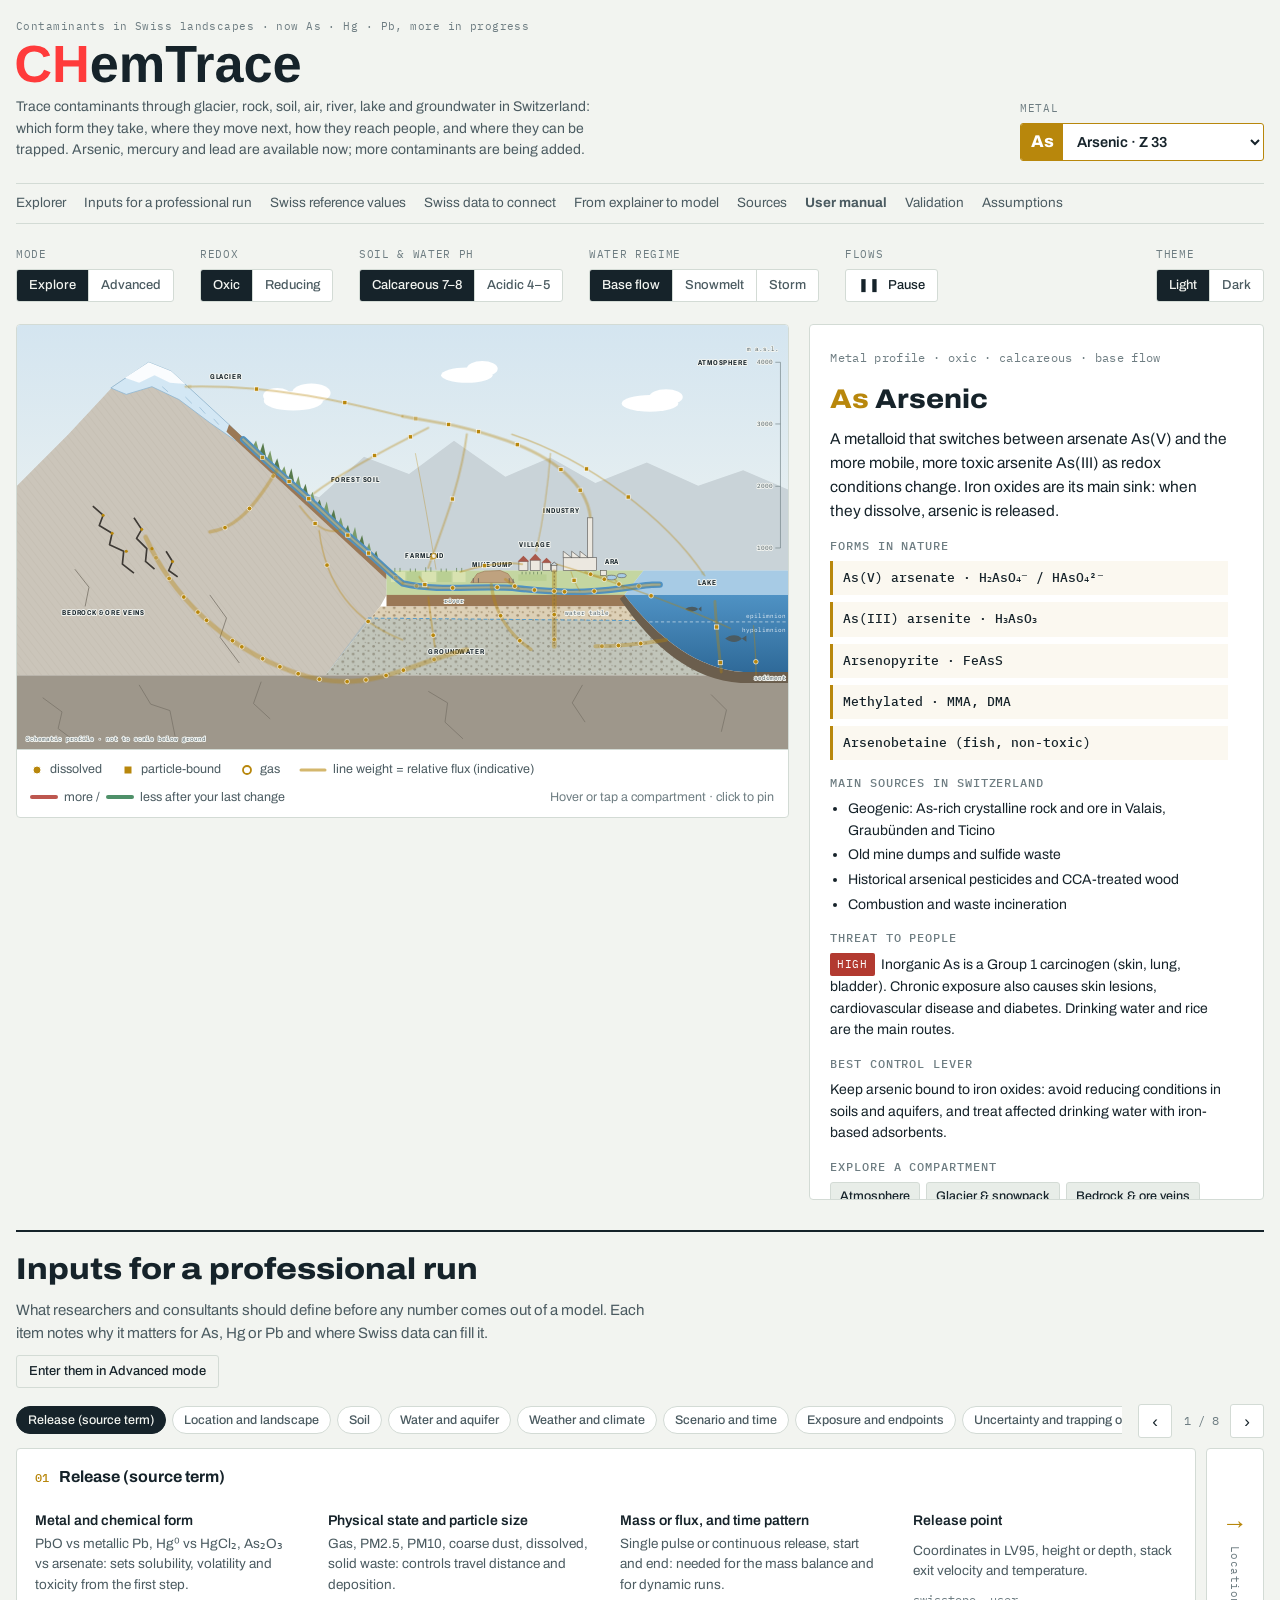
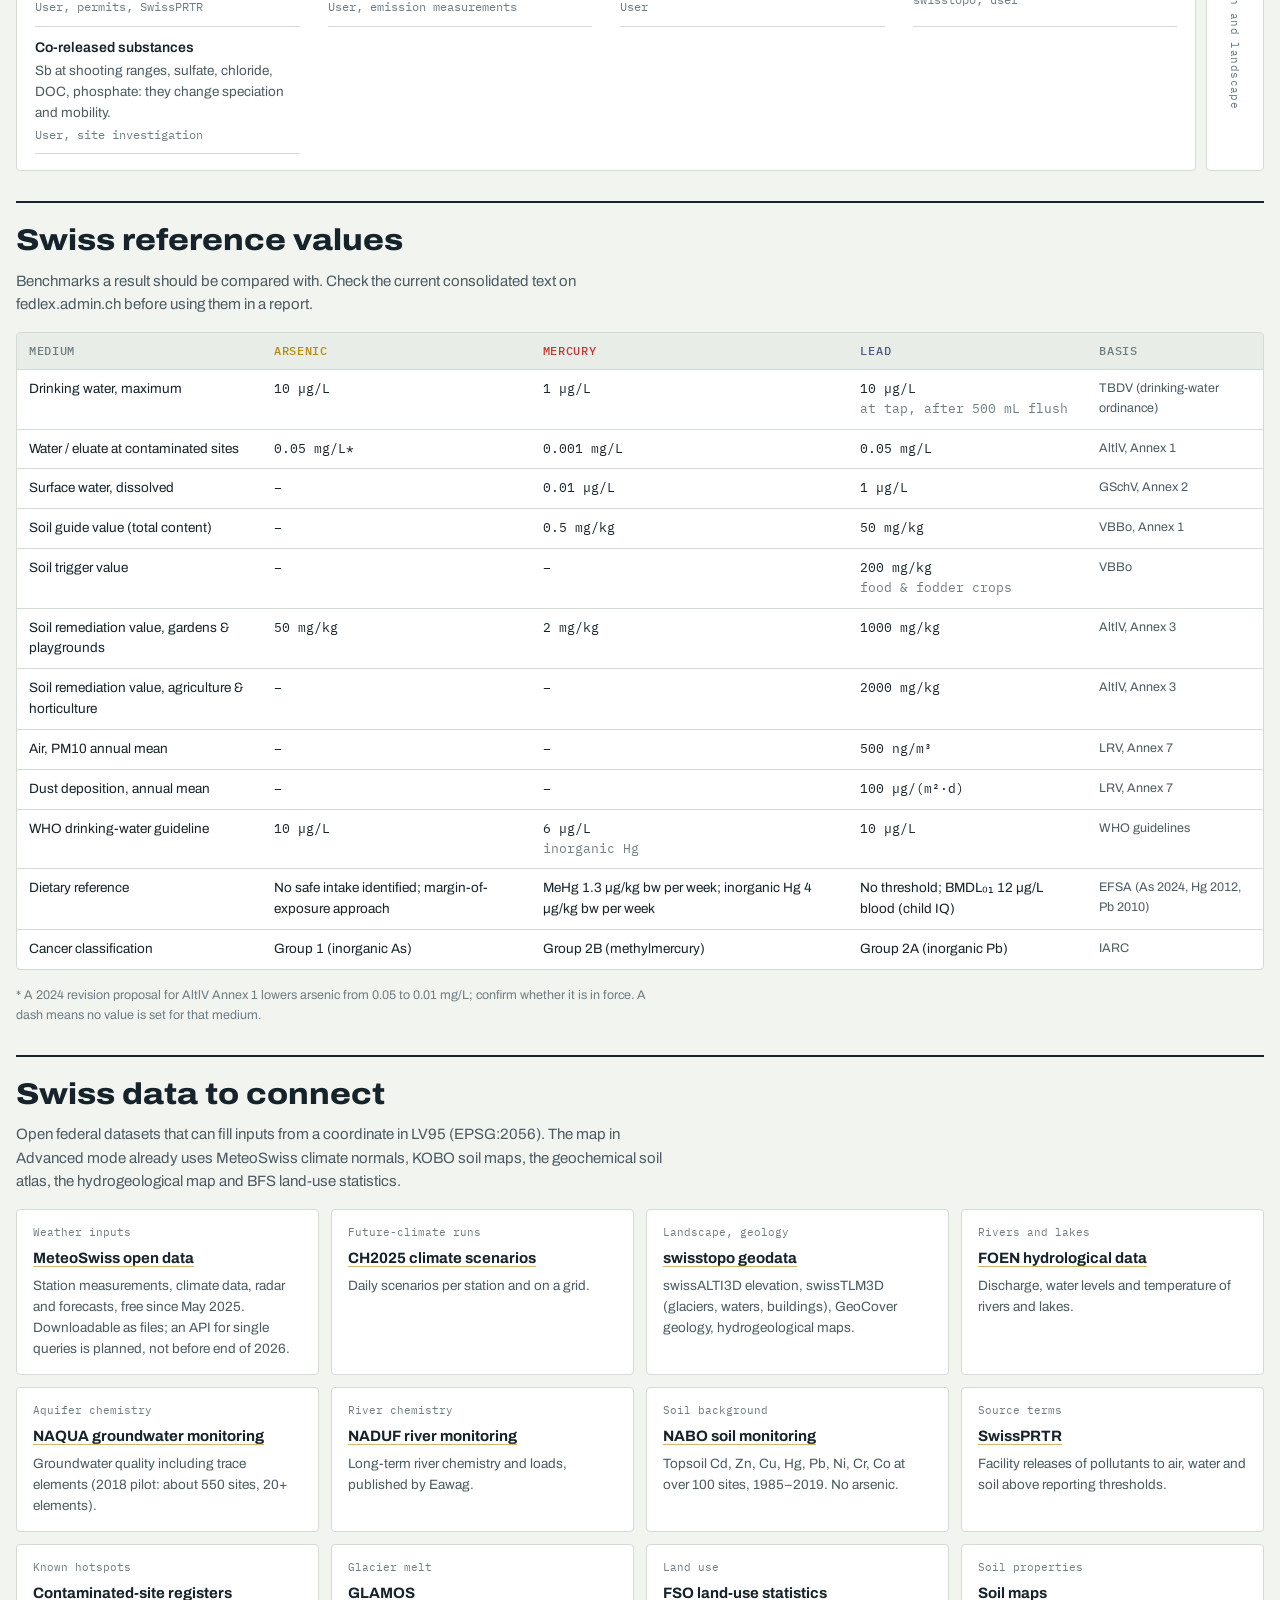
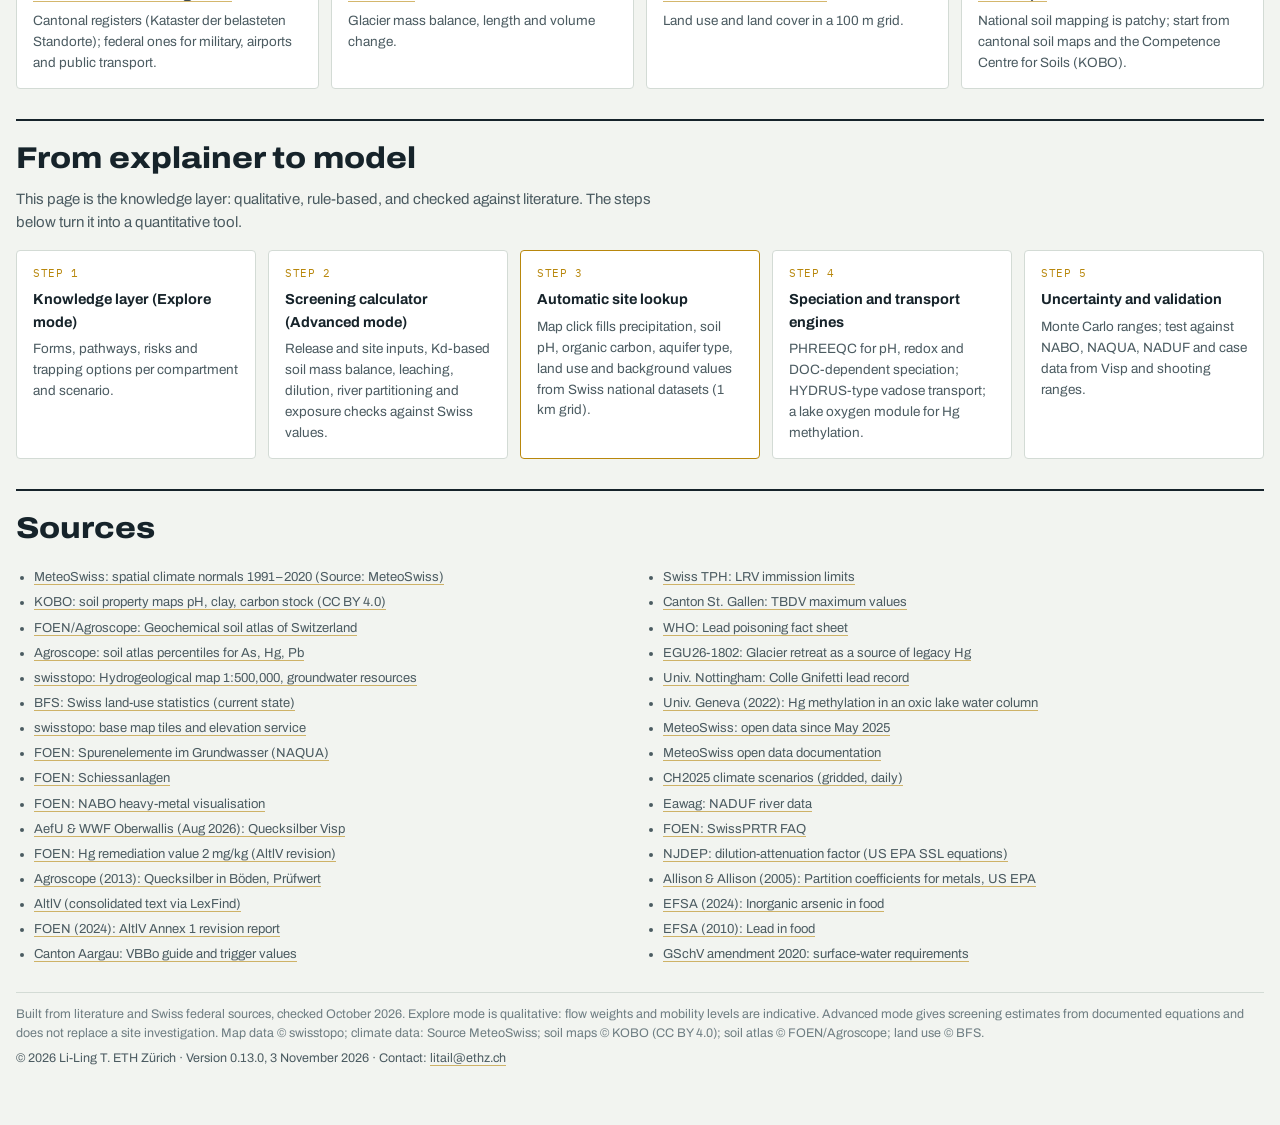
<file: base/docs/index.html>
<!doctype html>
<html lang="en">
<head>
<meta charset="utf-8">
<meta name="viewport" content="width=device-width, initial-scale=1, viewport-fit=cover">
<title>CHemTrace</title>
<meta name="description" content="CHemTrace follows contaminants through Swiss landscapes: what forms they take, where they go, how they reach people and where to trap them, with a screening calculator for Swiss sites. Arsenic, mercury and lead now; more contaminants are being added.">
<link rel="icon" href="assets/img/favicon.svg" type="image/svg+xml">
<link rel="stylesheet" href="assets/vendor/leaflet/leaflet.css">
<link rel="stylesheet" href="assets/css/styles.css">
<script src="assets/vendor/leaflet/leaflet.js" defer></script>
<script src="assets/js/app.js" defer></script>
</head>
<body>
<div class="wrap">
  <header class="top">
    <div class="title-block">
      <span class="kicker">Contaminants in Swiss landscapes · now As · Hg · Pb, more in progress</span>
      <h1 class="logo"><svg class="logo-svg" viewBox="3.1 -70.8 550.3 72.8" xmlns="http://www.w3.org/2000/svg" role="img" aria-label="CHemTrace"><title>CHemTrace</title><path fill="#FF3B3B" d="M38.8 -10.4Q51.9 -10.4 56.9 -23.4L69.5 -18.7Q65.4 -8.7 57.6 -3.9Q49.8 1 38.8 1Q22.2 1 13.2 -8.4Q4.1 -17.8 4.1 -34.7Q4.1 -51.7 12.8 -60.7Q21.6 -69.8 38.2 -69.8Q50.3 -69.8 57.9 -65Q65.5 -60.1 68.6 -50.7L55.9 -47.2Q54.3 -52.4 49.6 -55.4Q44.9 -58.5 38.5 -58.5Q28.7 -58.5 23.7 -52.4Q18.6 -46.4 18.6 -34.7Q18.6 -22.9 23.8 -16.6Q29 -10.4 38.8 -10.4ZM123.3 0V-29.5H93.3V0H78.9V-68.8H93.3V-41.4H123.3V-68.8H137.7V0Z"/><path fill="currentColor" d="M173 1Q161.1 1 154.7 -6.1Q148.3 -13.1 148.3 -26.7Q148.3 -39.7 154.8 -46.8Q161.3 -53.8 173.2 -53.8Q184.6 -53.8 190.6 -46.3Q196.6 -38.7 196.6 -24.2V-23.8H162.7Q162.7 -16.1 165.6 -12.1Q168.5 -8.2 173.7 -8.2Q181 -8.2 182.9 -14.5L195.8 -13.4Q190.2 1 173 1ZM173 -45.2Q168.2 -45.2 165.6 -41.8Q163 -38.4 162.8 -32.4H183.3Q183 -38.8 180.3 -42Q177.6 -45.2 173 -45.2ZM238.1 0V-29.6Q238.1 -43.6 230.1 -43.6Q226 -43.6 223.4 -39.3Q220.8 -35.1 220.8 -28.3V0H207V-41Q207 -45.3 206.9 -48Q206.8 -50.7 206.6 -52.8H219.7Q219.9 -51.9 220.1 -47.9Q220.4 -43.8 220.4 -42.3H220.6Q223.1 -48.4 226.9 -51.1Q230.7 -53.9 235.9 -53.9Q248 -53.9 250.6 -42.3H250.9Q253.6 -48.5 257.4 -51.2Q261.1 -53.9 266.9 -53.9Q274.7 -53.9 278.7 -48.6Q282.8 -43.4 282.8 -33.5V0H269.1V-29.6Q269.1 -43.6 261.1 -43.6Q257.1 -43.6 254.6 -39.7Q252 -35.8 251.8 -29V0ZM326.7 -57.7V0H312.3V-57.7H290.1V-68.8H349V-57.7ZM351.5 0V-40.4Q351.5 -44.8 351.4 -47.7Q351.3 -50.6 351.1 -52.8H364.2Q364.4 -52 364.6 -47.5Q364.8 -43 364.8 -41.6H365Q367 -47.1 368.6 -49.4Q370.2 -51.7 372.3 -52.8Q374.5 -53.9 377.7 -53.9Q380.3 -53.9 381.9 -53.1V-41.7Q378.6 -42.4 376.1 -42.4Q370.9 -42.4 368.1 -38.2Q365.2 -34.1 365.2 -25.9V0ZM402.6 1Q395 1 390.7 -3.2Q386.4 -7.4 386.4 -14.9Q386.4 -23.1 391.7 -27.4Q397.1 -31.7 407.2 -31.8L418.6 -32V-34.7Q418.6 -39.9 416.8 -42.4Q415 -44.9 410.9 -44.9Q407.1 -44.9 405.3 -43.2Q403.5 -41.5 403.1 -37.5L388.8 -38.1Q390.1 -45.8 395.8 -49.8Q401.6 -53.8 411.5 -53.8Q421.5 -53.8 426.9 -48.9Q432.3 -43.9 432.3 -34.9V-15.6Q432.3 -11.2 433.3 -9.5Q434.3 -7.8 436.7 -7.8Q438.2 -7.8 439.7 -8.1V-0.7Q438.5 -0.4 437.5 -0.1Q436.5 0.1 435.5 0.2Q434.6 0.4 433.5 0.5Q432.4 0.6 430.9 0.6Q425.7 0.6 423.3 -2Q420.8 -4.5 420.3 -9.4H420Q414.3 1 402.6 1ZM418.6 -24.5 411.6 -24.4Q406.8 -24.2 404.8 -23.3Q402.8 -22.5 401.7 -20.7Q400.7 -18.9 400.7 -16Q400.7 -12.3 402.4 -10.4Q404.2 -8.6 407 -8.6Q410.3 -8.6 412.9 -10.4Q415.6 -12.1 417.1 -15.2Q418.6 -18.3 418.6 -21.8ZM468.1 1Q456.1 1 449.5 -6.2Q443 -13.3 443 -26.1Q443 -39.2 449.6 -46.5Q456.2 -53.8 468.3 -53.8Q477.6 -53.8 483.7 -49.1Q489.8 -44.4 491.4 -36.2L477.5 -35.5Q477 -39.6 474.6 -42Q472.3 -44.4 468 -44.4Q457.4 -44.4 457.4 -26.7Q457.4 -8.4 468.2 -8.4Q472.1 -8.4 474.7 -10.9Q477.3 -13.3 478 -18.2L491.7 -17.6Q491 -12.2 487.9 -7.9Q484.7 -3.7 479.6 -1.3Q474.5 1 468.1 1ZM523.3 1Q511.4 1 505 -6.1Q498.6 -13.1 498.6 -26.7Q498.6 -39.7 505.1 -46.8Q511.6 -53.8 523.5 -53.8Q534.9 -53.8 540.9 -46.3Q546.9 -38.7 546.9 -24.2V-23.8H513Q513 -16.1 515.8 -12.1Q518.7 -8.2 524 -8.2Q531.2 -8.2 533.2 -14.5L546.1 -13.4Q540.5 1 523.3 1ZM523.3 -45.2Q518.5 -45.2 515.8 -41.8Q513.2 -38.4 513.1 -32.4H533.6Q533.2 -38.8 530.5 -42Q527.8 -45.2 523.3 -45.2Z"/></svg></h1>
      <p class="lede">Trace contaminants through glacier, rock, soil, air, river, lake and groundwater in Switzerland: which form they take, where they move next, how they reach people, and where they can be trapped. Arsenic, mercury and lead are available now; more contaminants are being added.</p>
    </div>
    <div class="ctl">
      <label class="ctl-label" for="metalSel">Metal</label>
      <div class="metal-pick">
        <span class="msym" id="metalSym" aria-hidden="true">As</span>
        <select id="metalSel">
          <option value="As">Arsenic · Z 33</option>
          <option value="Hg">Mercury · Z 80</option>
          <option value="Pb">Lead · Z 82</option>
        </select>
      </div>
    </div>
  </header>

  <nav class="jump" aria-label="Sections">
    <a href="#explorer">Explorer</a><a href="#inputs">Inputs for a professional run</a><a href="#limits">Swiss reference values</a><a href="#data">Swiss data to connect</a><a href="#roadmap">From explainer to model</a><a href="#sources">Sources</a><a href="manual.html"><b>User manual</b></a><a href="validation.html">Validation</a><a href="assumptions.html">Assumptions</a>
  </nav>

  <div class="controls" id="explorer">
    <div class="ctl"><span class="ctl-label" id="lblMode">Mode</span>
      <div class="seg" role="radiogroup" aria-labelledby="lblMode" id="modeSeg">
        <button role="radio" aria-checked="true" data-mode="explore" id="mExplore">Explore</button>
        <button role="radio" aria-checked="false" data-mode="advanced" id="mAdv">Advanced</button>
      </div></div>
    <div class="ctl" id="ctlDerived" hidden><span class="ctl-label">Conditions from your inputs</span><span class="derived" id="derivedTxt"></span></div>
    <div class="ctl" id="ctlRedox"><span class="ctl-label" id="lblRedox">Redox</span>
      <div class="seg" role="radiogroup" aria-labelledby="lblRedox" data-key="redox">
        <button role="radio" aria-checked="true" data-v="oxic" id="rdOx">Oxic</button>
        <button role="radio" aria-checked="false" data-v="reducing" id="rdRed">Reducing</button>
      </div></div>
    <div class="ctl" id="ctlPh"><span class="ctl-label" id="lblPh">Soil &amp; water pH</span>
      <div class="seg" role="radiogroup" aria-labelledby="lblPh" data-key="ph">
        <button role="radio" aria-checked="true" data-v="calc" id="phCalc">Calcareous 7–8</button>
        <button role="radio" aria-checked="false" data-v="acid" id="phAcid">Acidic 4–5</button>
      </div></div>
    <div class="ctl"><span class="ctl-label" id="lblWater">Water regime</span>
      <div class="seg" role="radiogroup" aria-labelledby="lblWater" data-key="water">
        <button role="radio" aria-checked="true" data-v="base" id="wBase">Base flow</button>
        <button role="radio" aria-checked="false" data-v="melt" id="wMelt">Snowmelt</button>
        <button role="radio" aria-checked="false" data-v="storm" id="wStorm">Storm</button>
      </div></div>
    <div class="ctl"><span class="ctl-label">Flows</span>
      <button class="playbtn" id="playBtn" aria-pressed="false"><span id="playIcon">❚❚</span> <span id="playTxt">Pause</span></button></div>
    <div class="ctl ctl-end"><span class="ctl-label" id="lblTheme">Theme</span>
      <div class="seg" role="radiogroup" aria-labelledby="lblTheme" id="themeSeg">
        <button role="radio" aria-checked="true" data-theme="light" id="thLight">Light</button>
        <button role="radio" aria-checked="false" data-theme="dark" id="thDark">Dark</button>
      </div></div>
  </div>

  <section class="adv" id="adv" hidden aria-labelledby="advTitle">
    <div class="adv-bar">
      <div class="adv-title">
        <h2 id="advTitle">Scenario inputs</h2>
        <p>Enter a release and site data. Results update as you type and appear on the profile, in the side panel and under Screening results.</p>
      </div>
      <div class="adv-actions">
        <label class="mini" for="presetSel">Swiss site preset</label>
        <select id="presetSel"></select>
        <button class="btn ghost" id="applyPreset">Apply preset</button>
        <button class="btn" id="loadExample">Load example</button>
        <button class="btn ghost" id="copyJson">Copy inputs</button>
        <button class="btn ghost" id="pasteJson">Paste inputs</button>
        <button class="btn ghost" id="copyReport">Copy report</button>
      </div>
    </div>
    <div class="json-box" id="jsonBox" hidden>
      <label class="mini" for="jsonTxt">Inputs as JSON</label>
      <textarea id="jsonTxt" rows="7" spellcheck="false"></textarea>
      <div class="json-row"><button class="btn" id="jsonApply">Apply</button><button class="btn ghost" id="jsonClose">Close</button><span class="mini" id="jsonMsg" role="status"></span></div>
    </div>
    <div class="site-pick" id="sitePick">
      <div class="sp-head"><h3>Pick a site in Switzerland</h3><p>Click the map or enter LV95 coordinates. The site's climate, soil, aquifer and background values can then fill the inputs below.</p></div>
      <div class="sp-map" id="spMap" aria-label="Map of Switzerland: click to choose a site"></div>
      <div class="sp-side">
        <div class="sp-coords">
          <div class="f"><label class="mini" for="spE">E (LV95)</label><input id="spE" type="number" step="any" inputmode="decimal" placeholder="2634000"></div>
          <div class="f"><label class="mini" for="spN">N (LV95)</label><input id="spN" type="number" step="any" inputmode="decimal" placeholder="1127500"></div>
          <button class="btn ghost" id="spGo">Look up</button>
        </div>
        <div class="sp-info" id="spInfo"><p>No site chosen yet. Values come from a 1 km grid built from MeteoSwiss, KOBO soil maps, the geochemical soil atlas, the hydrogeological map 1:500,000 and BFS land-use statistics.</p></div>
        <button class="btn" id="spApply" disabled>Fill inputs from this site</button>
      </div>
    </div>
    <div class="tabs" role="tablist" id="advTabs" aria-label="Input groups"></div>
    <div id="advPanels"></div>
  </section>

  <div class="explorer">
    <div class="stage">
      <div class="stage-scroll">
<svg id="scene" viewBox="0 0 1200 660" role="group" aria-label="Schematic profile of an Alpine catchment. Each compartment can be selected.">
  <defs>
    <linearGradient id="gSky" x1="0" y1="0" x2="0" y2="1"><stop offset="0" class="st-top"/><stop offset="1" class="st-bot"/></linearGradient>
    <linearGradient id="gLake" x1="0" y1="0" x2="0" y2="1"><stop offset="0" class="st-w1"/><stop offset="1" class="st-w2"/></linearGradient>
    <pattern id="pGravel" width="16" height="12" patternUnits="userSpaceOnUse">
      <rect width="16" height="12" class="s-gravel"/><circle cx="3" cy="3" r="1.6" class="s-gdot"/><circle cx="11" cy="8" r="2.1" class="s-gdot"/><circle cx="14" cy="2" r="1" class="s-gdot"/>
    </pattern>
    <pattern id="pHatch" width="9" height="9" patternUnits="userSpaceOnUse" patternTransform="rotate(-38)">
      <line x1="0" y1="0" x2="0" y2="9" class="s-hatch"/>
    </pattern>
  </defs>

  <g id="scenery" pointer-events="none">
    <rect x="0" y="0" width="1200" height="420" fill="url(#gSky)"/>
    <g id="sun"><circle cx="70" cy="62" r="20" class="s-sun"/></g>
    <path class="s-ridge" d="M300,382 L360,300 L420,250 L470,268 L540,205 L610,232 L680,180 L760,236 L830,206 L900,246 L980,214 L1060,250 L1130,226 L1200,256 L1200,382 Z"/>
    <g class="s-cloud">
      <ellipse cx="430" cy="118" rx="46" ry="15"/><ellipse cx="458" cy="106" rx="30" ry="15"/><ellipse cx="405" cy="110" rx="22" ry="12"/>
      <ellipse cx="700" cy="78" rx="40" ry="12"/><ellipse cx="724" cy="68" rx="24" ry="12"/>
      <ellipse cx="985" cy="122" rx="44" ry="13"/><ellipse cx="1010" cy="112" rx="26" ry="12"/>
    </g>
    <g id="rain">
      <line x1="402" y1="136" x2="394" y2="156" class="s-rain"/><line x1="418" y1="138" x2="410" y2="160" class="s-rain"/><line x1="434" y1="136" x2="426" y2="158" class="s-rain"/><line x1="450" y1="134" x2="442" y2="154" class="s-rain"/><line x1="466" y1="132" x2="458" y2="152" class="s-rain"/>
      <line x1="968" y1="138" x2="960" y2="158" class="s-rain"/><line x1="984" y1="140" x2="976" y2="162" class="s-rain"/><line x1="1000" y1="138" x2="992" y2="158" class="s-rain"/><line x1="1016" y1="136" x2="1008" y2="156" class="s-rain"/>
    </g>

    <!-- bedrock band and mountain -->
    <rect x="0" y="545" width="1200" height="115" class="s-bed"/>
    <path class="s-rock" d="M0,545 L0,250 L80,170 L150,95 L205,58 L240,72 L290,118 L575,382 L575,420 L565,438 L480,545 Z"/>
    <path fill="url(#pHatch)" d="M0,545 L0,250 L80,170 L150,95 L205,58 L240,72 L290,118 L575,382 L575,420 L565,438 L480,545 Z"/>
    <g class="s-frac">
      <path d="M40,580 l30,22 l-6,26 l24,18"/><path d="M190,560 l18,30 l30,10 l8,40"/><path d="M380,555 l-12,34 l26,24"/><path d="M640,570 l30,18 l-4,30 l28,26"/><path d="M880,560 l-16,28 l20,30"/><path d="M1080,575 l24,24 l-8,34"/>
      <path d="M300,420 l26,36 l-10,30 l30,40"/><path d="M90,380 l22,28 l-6,30"/>
    </g>
    <g class="s-ore">
      <path d="M118,282 l16,14 l-6,16 l20,12 l-4,18 l22,10 l-2,20 l18,14"/>
      <path d="M182,300 l12,18 l-8,14 l16,16 l-2,20 l14,12"/>
      <path d="M232,352 l10,16 l-6,14 l14,10"/>
    </g>
    <g class="s-glint"><circle cx="134" cy="296" r="2.4"/><circle cx="148" cy="324" r="2.4"/><circle cx="194" cy="318" r="2.4"/><circle cx="170" cy="352" r="2.4"/><circle cx="210" cy="348" r="2.4"/><circle cx="242" cy="368" r="2.4"/></g>

    <!-- glacier -->
    <path class="s-glacier" d="M146,98 L205,58 L240,72 L290,118 L330,155 L352,176 L340,180 L300,152 L252,116 L210,96 L170,108 Z"/>
    <path class="s-snow" d="M168,82 L205,58 L240,72 L262,92 L238,90 L214,78 L190,90 Z"/>
    <g class="s-crev"><path d="M262,112 l10,10"/><path d="M284,128 l9,10"/><path d="M306,146 l8,9"/><path d="M226,96 l9,8"/></g>

    <!-- forest -->
    <path class="s-soil" d="M330,155 L575,382 L575,396 L326,166 Z"/>
    <g id="trees"></g>

    <!-- valley floor -->
    <path class="s-meadow" d="M575,382 L975,382 L945,420 L575,420 Z"/>
    <g id="fields">
      <rect x="582" y="384" width="22" height="16" class="s-f1"/><rect x="606" y="384" width="22" height="16" class="s-f2"/><rect x="630" y="384" width="22" height="16" class="s-f1"/><rect x="654" y="384" width="22" height="16" class="s-f2"/><rect x="678" y="384" width="20" height="16" class="s-f1"/>
      <g class="s-crop"><path d="M588,384 v-6 M596,384 v-6 M612,384 v-5 M620,384 v-5 M636,384 v-7 M644,384 v-7 M660,384 v-5 M668,384 v-5 M684,384 v-6 M692,384 v-6"/></g>
    </g>
    <rect x="575" y="420" width="372" height="18" class="s-soil"/>

    <!-- aquifer -->
    <path fill="url(#pGravel)" d="M565,438 L947,438 C985,475 1025,510 1075,545 L480,545 Z"/>
    <path class="s-sat" d="M546,456 L966,460 C995,488 1032,520 1075,545 L480,545 Z"/>
    <path class="s-wt" d="M546,456 L966,460"/>

    <!-- contaminated site mound -->
    <path class="s-soil-l" d="M706,401 L716,387 L728,383 L752,382 L764,387 L774,401 Z"/>
    <g class="s-line"><path d="M710,401 v-7 M718,401 v-7 M766,401 v-7 M772,401 v-6"/></g>

    <!-- village + well -->
    <rect x="780" y="388" width="44" height="10" class="s-f2"/>
    <g class="s-crop"><path d="M786,388 v-4 M792,388 v-4 M798,388 v-4 M804,388 v-4 M810,388 v-4 M816,388 v-4"/></g>
    <rect x="781" y="368" width="14" height="14" class="s-bld"/><path class="s-roof" d="M779,368 L788,359 L797,368 Z"/>
    <rect x="799" y="366" width="15" height="16" class="s-bld"/><path class="s-roof" d="M797,366 L806.5,356 L816,366 Z"/>
    <rect x="818" y="370" width="12" height="12" class="s-bld"/><path class="s-roof" d="M816,370 L824,362 L832,370 Z"/>
    <rect x="832" y="374" width="8" height="9" class="s-bld"/><path class="s-line" d="M830,374 L836,369 L842,374"/>
    <path class="s-pipe" d="M836,384 L836,500"/>

    <!-- industry -->
    <rect x="850" y="362" width="52" height="20" class="s-bld"/>
    <path class="s-bld" d="M850,362 L850,352 L863,362 L863,352 L876,362 L876,352 L889,362 Z"/>
    <rect x="888" y="300" width="8" height="62" class="s-bld"/>

    <!-- WWTP (ARA) -->
    <rect x="908" y="382" width="9" height="8" class="s-bld"/>
    <ellipse cx="925" cy="393" rx="8" ry="3.6" class="s-basin"/><ellipse cx="941" cy="390" rx="7" ry="3.2" class="s-basin"/>

    <!-- lake -->
    <path class="s-lake-top" d="M975,382 L1200,382 L1200,420 L945,420 Z"/>
    <path fill="url(#gLake)" d="M945,420 L1200,420 L1200,540 L1130,540 C1060,535 1000,490 945,420 Z"/>
    <path class="s-thermo" d="M984,462 L1200,462"/>
    <path class="s-sed" d="M945,420 C1000,490 1060,535 1130,540 L1200,540 L1200,557 L1126,557 C1052,552 990,503 938,426 Z"/>
    <path class="s-fish" d="M1102,488 c8,-7 20,-7 26,0 l7,-5 l0,10 l-7,-5 c-6,7 -18,7 -26,0 Z"/>
    <path class="s-fish" d="M1040,442 c6,-5 15,-5 20,0 l5,-4 l0,8 l-5,-4 c-5,5 -14,5 -20,0 Z"/>

    <!-- river -->
    <path id="riverLine" class="s-river" d="M352,178 C380,205 410,232 440,258 S500,315 530,340 S570,378 600,402 C660,416 720,404 780,410 S880,418 940,410 S975,405 1000,404"/>
    <path class="s-river2" d="M352,178 C380,205 410,232 440,258 S500,315 530,340 S570,378 600,402 C660,416 720,404 780,410 S880,418 940,410 S975,405 1000,404"/>

    <!-- elevation scale -->
    <g>
      <text x="1186" y="40" text-anchor="end" class="lbl-s">m a.s.l.</text>
      <path class="s-tick" d="M1188,58 L1188,347 M1180,58 h8 M1180,154 h8 M1180,251 h8 M1180,347 h8"/>
      <text x="1176" y="61" text-anchor="end" class="lbl-s">4000</text><text x="1176" y="157" text-anchor="end" class="lbl-s">3000</text><text x="1176" y="254" text-anchor="end" class="lbl-s">2000</text><text x="1176" y="350" text-anchor="end" class="lbl-s">1000</text>
    </g>

    <!-- labels -->
    <text x="1060" y="62" class="lbl">Atmosphere</text>
    <text x="300" y="84" class="lbl">Glacier</text>
    <text x="70" y="452" class="lbl">Bedrock &amp; ore veins</text>
    <text x="488" y="244" class="lbl">Forest soil</text>
    <text x="604" y="362" class="lbl">Farmland</text>
    <text x="740" y="376" class="lbl" text-anchor="middle" id="siteLbl">Mine dump</text>
    <text x="806" y="345" class="lbl" text-anchor="middle">Village</text>
    <text x="876" y="292" class="lbl" text-anchor="end">Industry</text>
    <text x="926" y="372" class="lbl" text-anchor="middle">ARA</text>
    <text x="664" y="433" class="lbl-s">river</text>
    <text x="1060" y="404" class="lbl">Lake</text>
    <text x="1196" y="456" text-anchor="end" class="lbl-w">epilimnion</text>
    <text x="1196" y="478" text-anchor="end" class="lbl-w">hypolimnion</text>
    <text x="1196" y="553" text-anchor="end" class="lbl-s">sediment</text>
    <text x="640" y="512" class="lbl">Groundwater</text>
    <text x="852" y="452" class="lbl-s">water table</text>
    <text x="14" y="648" class="lbl-s">Schematic profile · not to scale below ground</text>
  </g>

  <g id="guides" pointer-events="none"></g>
  <g id="particles" pointer-events="none"></g>

  <g id="hits">
    <rect class="hit" data-c="air" x="0" y="0" width="1200" height="382" pointer-events="all"/>
    <path class="hit" data-c="bedrock" pointer-events="all" d="M0,545 L0,250 L80,170 L150,95 L205,58 L240,72 L290,118 L330,155 L326,166 L575,396 L575,420 L565,438 L480,545 Z M0,545 L1200,545 L1200,660 L0,660 Z"/>
    <path class="hit" data-c="gw" pointer-events="all" d="M565,438 L947,438 C985,475 1025,510 1075,545 L480,545 Z"/>
    <path class="hit" data-c="farm" pointer-events="all" d="M578,368 L703,368 L703,438 L578,438 Z"/>
    <path class="hit" data-c="site" pointer-events="all" d="M704,368 L776,368 L776,438 L704,438 Z"/>
    <path class="hit" data-c="people" pointer-events="all" d="M777,350 L844,350 L844,438 L777,438 Z"/>
    <path class="hit" data-c="town" pointer-events="all" d="M845,290 L904,290 L904,438 L845,438 Z"/>
    <path class="hit" data-c="wwtp" pointer-events="all" d="M905,378 L952,378 L944,426 L905,426 Z"/>
    <path class="hit" data-c="forest" pointer-events="all" d="M366,166 L575,354 L575,396 L326,166 Z"/>
    <path class="hit" data-c="glacier" pointer-events="all" d="M140,98 L205,54 L242,68 L292,114 L332,151 L358,176 L340,184 L300,156 L252,120 L210,100 L170,112 Z"/>
    <path class="hit" data-c="lake" pointer-events="all" d="M975,382 L1200,382 L1200,540 L1130,540 C1060,535 1000,490 945,420 Z"/>
    <path class="hit" data-c="sediment" pointer-events="all" d="M945,420 C1000,490 1060,535 1130,540 L1200,540 L1200,560 L1124,560 C1048,555 985,505 935,428 Z"/>
    <path class="hit river-hit" data-c="river" pointer-events="stroke" d="M352,178 C380,205 410,232 440,258 S500,315 530,340 S570,378 600,402 C660,416 720,404 780,410 S880,418 940,410 S975,405 1000,404"/>
  </g>
  <g id="relMark" pointer-events="none"></g>
  <g id="badges" pointer-events="none"></g>
  <g id="chgLabels" pointer-events="none"></g>
</svg>
<p class="sr-only" id="chgLive" aria-live="polite"></p>
      </div>
      <div class="legend">
        <span class="k"><svg width="12" height="12" aria-hidden="true"><circle cx="6" cy="6" r="4" class="pt-d"/></svg> dissolved</span>
        <span class="k"><svg width="12" height="12" aria-hidden="true"><rect x="2" y="2" width="8" height="8" class="pt-p"/></svg> particle-bound</span>
        <span class="k"><svg width="12" height="12" aria-hidden="true"><circle cx="6" cy="6" r="4" class="pt-g"/></svg> gas</span>
        <span class="k"><svg width="26" height="8" aria-hidden="true"><line x1="1" y1="4" x2="25" y2="4" class="guide" stroke-width="3" style="opacity:.6"/></svg> line weight = relative flux (indicative)</span>
        <span class="k"><svg width="26" height="8" aria-hidden="true"><line x1="1" y1="4" x2="25" y2="4" class="guide chg-up" stroke-width="4"/></svg> more / <svg width="26" height="8" aria-hidden="true"><line x1="1" y1="4" x2="25" y2="4" class="guide chg-down" stroke-width="4"/></svg> less after your last change</span>
        <span class="hint">Hover or tap a compartment · click to pin</span><span class="swipe hint">Swipe the profile sideways · tap a compartment</span>
      </div>
    </div>

    <aside class="panel" id="panel" aria-live="polite"></aside>
  </div>

  <!-- RESULTS -->
  <section class="sec" id="results" hidden>
    <div class="sec-head">
      <h2>Screening results</h2>
      <p id="resIntro"></p>
    </div>
    <aside class="intended" aria-label="Intended use">
      <p><b>Intended use.</b> An overview of the whole system: where the metal goes, which place to act on first and what to measure, so you can form assumptions and a first plan. Check that plan with site data and the specialised models under <a href="#further">Take it further</a>. Also for teaching and comparing scenarios. <b>Not for</b> deciding under the AltlV whether a site must be investigated further or remediated, designing remediation, predicting concentrations or arrival times at a specific well, or individual health-risk assessments. Several defaults are assumptions that experts have not yet reviewed.</p>
      <p class="imeta"><a href="manual.html#intended">Intended use and limits</a> · <a href="assumptions.html">All assumptions</a> · <a href="validation.html">Validation</a> · Version 0.13.0, 3 November 2026 · Feedback: <a href="mailto:litail@ethz.ch">litail@ethz.ch</a></p>
    </aside>
    <div class="res-grid" id="resGrid"></div>
    <div class="spread" id="spread">
      <div class="bud-head">
        <h3>Where to act: how it spreads over time</h3>
        <p>Red marks where the metal is above the Swiss standard at the best estimate (groundwater; for releases to air, also topsoil); amber where at least 10% of the uncertainty runs are above it. Use it to decide where to remove or cover soil, which wells and springs to protect, and where to place monitoring.</p>
      </div>
      <div class="sp-dir" id="spDir"></div>
      <div class="bud-ctl">
        <div class="ctl"><span class="ctl-label" id="lblSpT">Years since the release started</span>
          <div class="sp-time"><button class="playbtn" id="spPlay" aria-pressed="false">▶ Play</button><input type="range" id="spT" min="0" max="5" step="1" value="2" aria-labelledby="lblSpT"><output id="spTout" for="spT">10 years</output></div></div>
        <div class="ctl"><label class="ctl-label" for="spLim">Standard for groundwater</label><select id="spLim"><option value="tbdv">Drinking-water limit (TBDV)</option><option value="altl">AltlV concentration value (Annex 1)</option></select></div>
      </div>
      <div class="sp-body">
        <div class="sp-mapwrap">
          <div class="sp-map2" id="spMap2" role="region" aria-label="Spread map"></div>
          <div class="sp-drawer" id="spDrawer" role="region" aria-labelledby="spDrawerTitle">
            <div class="sp-drawer-hd"><h4 id="spDrawerTitle">Support layers</h4><button type="button" class="sp-drawer-x" id="spDrawerX" aria-label="Close support layers">×</button></div>
              <fieldset class="sp-layers" id="spLayers"><legend class="sr-only">Support layers</legend>
                <label><input type="checkbox" data-ov="cant" autocomplete="off"><span>Cantonal groundwater protection <small>Protection zones around drinking-water wells and springs, and protected aquifer sectors. Coverage and terms vary by canton.</small></span></label>
                <div class="lyr-leg" id="leg-cant" hidden>
                  <ul>
                    <li><i style="--c:#000080"></i>S1: catchment right around the well or spring</li>
                    <li><i style="--c:#0060E6"></i>S2: inner protection zone</li>
                    <li><i style="--c:#73ADFF"></i>S3: outer protection zone</li>
                    <li><i class="hatch" style="--c:#3388FF"></i>Sh, Sm: zones in karst and fractured rock; Zu: inflow area</li>
                    <li><i class="stripe" style="--c:#9EE5F3"></i>Protection area: kept free for future wells</li>
                    <li><i style="--c:#FF7F7F"></i>Au: protected sector over usable groundwater</li>
                    <li><i style="--c:#FFDABF"></i>Ao: protected sector for surface waters</li>
                    <li><i class="dashed" style="--c:#3388FF"></i>Dashed outline: planned, not yet in force</li>
                  </ul>
                  <a class="src" href="https://www.geodienste.ch/services/planerischer_gewaesserschutz" target="_blank" rel="noopener">Source: cantons via geodienste.ch ↗</a>
                </div>
                <label><input type="checkbox" data-ov="hk100" autocomplete="off"><span>Hydrogeological map 1:100,000 <small>FOEN; aquifers, water-table contours and flow arrows where mapped</small></span></label>
                <div class="lyr-leg" id="leg-hk100" hidden>
                  <ul>
                    <li><i class="ramp" style="background:linear-gradient(90deg,#9AC6C5,#575F8F)"></i>Blue shades: gravel and sand aquifers in the valleys</li>
                    <li><i class="ramp" style="background:linear-gradient(90deg,#FDD8A9,#C4E2C9)"></i>Yellow, orange, green: bedrock, grouped by permeability</li>
                    <li><i class="ln"></i>Dark-blue lines with numbers: water-table height (m a.s.l.); arrows: flow direction</li>
                  </ul>
                  <p>Only 8 map sheets exist (e.g. Basel, Biel, Lake Constance); elsewhere the layer is empty. Full legend: click a feature in map.geo.admin.ch (link below).</p>
                  <a class="src" href="https://www.bafu.admin.ch/en/groundwater-maps" target="_blank" rel="noopener">Source: FOEN groundwater maps ↗</a>
                </div>
                <label><input type="checkbox" data-ov="tracer" autocomplete="off"><span>Tracer tests <small>FOEN; where groundwater tracer tests were run, mainly in karst</small></span></label>
                <div class="lyr-leg" id="leg-tracer" hidden>
                  <ul>
                    <li><i class="tr"></i>Injection point of a past tracer test (InfoTracer database, since 1984)</li>
                  </ul>
                  <p>It shows where tracer was put in, not where it came out; the canton holds the results.</p>
                  <a class="src" href="https://www.bafu.admin.ch/en/infotracer-central-coordination-service-for-tracer-tests" target="_blank" rel="noopener">Source: FOEN InfoTracer ↗</a>
                </div>
                <label><input type="checkbox" id="spTerrDir" checked autocomplete="off"><span>Terrain direction arrow <small>a stand-in, not a measurement</small></span></label>
                <a id="spGeoLink" href="https://map.geo.admin.ch" target="_blank" rel="noopener">Open this place in map.geo.admin.ch ↗</a>
              </fieldset>
          </div>
        </div>
        <div class="sp-side">
          <button type="button" class="sp-layers-btn" id="spLayersBtn" aria-expanded="false" aria-controls="spDrawer"><span class="chev" aria-hidden="true">‹</span><span>Support layers<small>Protection zones, hydrogeology, tracer tests</small></span><span class="cnt" id="spLayersCnt"></span></button>
          <ul class="sp-legend" aria-label="Map legend">
            <li><i class="lg-fill crit"></i>Above the standard (best estimate)</li>
            <li><i class="lg-fill warn"></i>Possibly above (at least 10% of runs)</li>
            <li><i class="lg-box"></i>Source area: red or amber if the topsoil is above a Swiss value</li>
            <li><i class="lg-pt rel"></i>Release point</li>
            <li><i class="lg-path"></i>Runoff path for eroded soil</li>
            <li><i class="lg-pt reach"></i>Where the runoff reaches a stream</li>
            <li><i class="lg-pt collect"></i>Where the runoff collects (no stream nearby)</li>
            <li><i class="lg-arrow"></i>Groundwater direction you set</li>
            <li><i class="lg-arrow dash"></i>Terrain direction (stand-in only)</li>
            <li><i class="lg-arrow wind"></i>Prevailing wind, blowing towards (air releases)</li>
          </ul>
        </div>
      </div>
      <div class="sp-act"><h4>Where to act in year <span id="spActT">10</span></h4><ul class="trap" id="spAct"></ul></div>
      <p class="sp-note">A screening picture to plan where to look, sample and act, not a map of measured contamination. Groundwater spread: Domenico (1987) screening plume with your aquifer inputs. Deposition from air: long-term plume averaged over wind sectors, with dry and wet deposition by particle size. Terrain and streams: swisstopo, 2.4 km window at 50 m.</p>
    </div>
    <div class="budget" id="budget">
      <div class="bud-head">
        <h3 id="budTitle">Where is the metal after 1 year?</h3>
        <p>Mass budget: every kilogram released, followed to where it sits now. The rows add up to 100%. Results above are concentrations; this shows amounts.</p>
      </div>
      <div class="bud-ctl">
        <div class="ctl"><span class="ctl-label" id="lblBudT">Time since the release started</span>
          <div class="seg" role="radiogroup" aria-labelledby="lblBudT" id="budTSeg"></div></div>
        <div class="ctl"><label class="ctl-label" for="floodSel">Floods</label><select id="floodSel"></select></div>
      </div>
      <div class="bud-table" id="budRows" role="table" aria-label="Mass budget by compartment"></div>
      <ul class="bud-note" id="budNote"></ul>
      <div class="bud-head"><h4>Share in each place over 100 years</h4><p>Logarithmic scale, so small shares stay visible. Same release and flood setting as above.</p></div>
      <div class="ser" id="serChart"></div>
    </div>
    <div class="fphase pal" id="forms">
      <div class="bud-head">
        <h3 id="formsTitle">Which forms, in which phase: five scenarios</h3>
        <p>The same release under five sets of conditions. For each, the share of the released metal in soil and sediment, water and air, and which chemical forms make up each phase. Hover a bar segment for its share.</p>
      </div>
      <div id="formsBody"></div>
      <p class="sp-note">Masses come from the mass budget rerun for each scenario. The split into forms follows indicative rules from general geochemistry (see the equations and assumptions below), so read the shares as orders of magnitude. In water, the solid-bound forms are metal carried on suspended particles. These are indicative classes, not a speciation calculation: species distributions need thermodynamics with measured pH and concentrations. Enter your analysis on the Water analysis tab and use the PHREEQC export under <a href="#further">Take it further</a>.</p>
    </div>
    <div class="sens" id="sens">
      <div class="bud-head">
        <h3>What drives the uncertainty?</h3>
        <p>Which uncertain input moves a result most across the Monte Carlo runs. Measure the top one first to narrow the range.</p>
      </div>
      <div class="ctl"><label class="ctl-label" for="sensSel">Result</label><select id="sensSel"></select></div>
      <div class="sens-table" id="sensRows"></div>
      <p class="sens-note" id="sensNote"></p>
    </div>
    <div class="sugg"><h3>Where and how to trap it</h3><ul class="trap" id="suggList"></ul></div>
    <div class="further" id="further">
      <div class="bud-head">
        <h3>Take it further: specialised models</h3>
        <p>This site gives the overview of the whole system: where the metal goes, which place to act on first and what to measure. Once you have a first plan, check the part that matters with a specialised model. Each file is a starting point filled with your current inputs; values marked ASSUMED must be replaced with site data.</p>
      </div>
      <div class="fx-grid">
        <div class="fx">
          <h4>PHREEQC <small>USGS, free</small></h4>
          <p>Speciation, mineral solubility and sorption on iron oxides, then a 1D column to the water table or the receptor. Checks the Kd and seepage concentration used here.</p>
          <p class="fx-need">You still need: a major-ion analysis, alkalinity and Eh.</p>
          <button class="btn" data-x="phreeqc">Download input file</button><span class="fx-file" data-xn="phreeqc"></span>
        </div>
        <div class="fx">
          <h4>HYDRUS-1D <small>PC-Progress, free version</small></h4>
          <p>Water and metal moving through the unsaturated soil with real weather: arrival time and concentration at the water table.</p>
          <p class="fx-need">You still need: soil texture or hydraulic properties, daily weather and a measured Kd.</p>
          <button class="btn" data-x="hydrus">Download parameter sheet</button><span class="fx-file" data-xn="hydrus"></span>
        </div>
        <div class="fx">
          <h4>MODFLOW 6 with transport <small>USGS, free, via FloPy</small></h4>
          <p>Groundwater flow and the plume in plan view: which well, spring or river is reached, when, and how large the area above the limit is.</p>
          <p class="fx-need">You still need: the water-table map, boundaries, pumping and the K field.</p>
          <button class="btn" data-x="modflow">Download Python script</button><span class="fx-file" data-xn="modflow"></span>
        </div>
        <div class="fx">
          <h4>All inputs and results <small>JSON</small></h4>
          <p>Every input, result, uncertainty range, mass budget and form split of this run, for records, other tools or rerunning it with <code>SMP.run</code>.</p>
          <p class="fx-need">Open with any text editor or script.</p>
          <button class="btn ghost" data-x="json">Download JSON</button><span class="fx-file" data-xn="json"></span>
        </div>
      </div>
      <p class="fx-warn" id="furtherNote" hidden></p>
      <p class="sp-note">The files carry the screening values so you can compare. They are tested with PHREEQC 3 (minteq.v4.dat) and MODFLOW 6.7 with FloPy 3.11. The HYDRUS-1D sheet lists the values to enter in its dialogs, because HYDRUS project files depend on the program version.</p>
    </div>
    <details class="methods"><summary>Screening equations and assumptions</summary><div id="methods"></div></details>
  </section>

  <!-- INPUTS -->
  <section class="sec" id="inputs">
    <div class="sec-head">
      <h2>Inputs for a professional run</h2>
      <p>What researchers and consultants should define before any number comes out of a model. Each item notes why it matters for As, Hg or Pb and where Swiss data can fill it.</p>
      <button class="btn ghost" id="goAdv">Enter them in Advanced mode</button>
    </div>
    <div class="car" id="inputCar" aria-roledescription="carousel" aria-label="Input groups">
      <div class="car-head">
        <div class="car-tabs" id="carTabs"></div>
        <div class="car-ctrl">
          <button class="car-btn" id="carPrev" aria-label="Previous group">‹</button>
          <span class="car-count" id="carCount" aria-live="polite"></span>
          <button class="car-btn" id="carNext" aria-label="Next group">›</button>
        </div>
      </div>
      <div class="car-body">
        <div class="car-groups" id="inputGroups"></div>
        <button class="car-side" id="carSide" aria-label="Next group"><span class="arr">→</span><small id="carNextName"></small></button>
      </div>
    </div>
  </section>

  <!-- LIMITS -->
  <section class="sec" id="limits">
    <div class="sec-head">
      <h2>Swiss reference values</h2>
      <p>Benchmarks a result should be compared with. Check the current consolidated text on fedlex.admin.ch before using them in a report.</p>
    </div>
    <div class="tbl-wrap">
      <table>
        <thead><tr><th>Medium</th><th class="m-as">Arsenic</th><th class="m-hg">Mercury</th><th class="m-pb">Lead</th><th>Basis</th></tr></thead>
        <tbody>
          <tr><td>Drinking water, maximum</td><td class="num">10 µg/L</td><td class="num">1 µg/L</td><td class="num">10 µg/L<br><span class="note">at tap, after 500 mL flush</span></td><td class="basis">TBDV (drinking-water ordinance)</td></tr>
          <tr><td>Water / eluate at contaminated sites</td><td class="num">0.05 mg/L*</td><td class="num">0.001 mg/L</td><td class="num">0.05 mg/L</td><td class="basis">AltlV, Annex 1</td></tr>
          <tr><td>Surface water, dissolved</td><td class="num">–</td><td class="num">0.01 µg/L</td><td class="num">1 µg/L</td><td class="basis">GSchV, Annex 2</td></tr>
          <tr><td>Soil guide value (total content)</td><td class="num">–</td><td class="num">0.5 mg/kg</td><td class="num">50 mg/kg</td><td class="basis">VBBo, Annex 1</td></tr>
          <tr><td>Soil trigger value</td><td class="num">–</td><td class="num">–</td><td class="num">200 mg/kg<br><span class="note">food &amp; fodder crops</span></td><td class="basis">VBBo</td></tr>
          <tr><td>Soil remediation value, gardens &amp; playgrounds</td><td class="num">50 mg/kg</td><td class="num">2 mg/kg</td><td class="num">1000 mg/kg</td><td class="basis">AltlV, Annex 3</td></tr>
          <tr><td>Soil remediation value, agriculture &amp; horticulture</td><td class="num">–</td><td class="num">–</td><td class="num">2000 mg/kg</td><td class="basis">AltlV, Annex 3</td></tr>
          <tr><td>Air, PM10 annual mean</td><td class="num">–</td><td class="num">–</td><td class="num">500 ng/m³</td><td class="basis">LRV, Annex 7</td></tr>
          <tr><td>Dust deposition, annual mean</td><td class="num">–</td><td class="num">–</td><td class="num">100 µg/(m²·d)</td><td class="basis">LRV, Annex 7</td></tr>
          <tr><td>WHO drinking-water guideline</td><td class="num">10 µg/L</td><td class="num">6 µg/L<br><span class="note">inorganic Hg</span></td><td class="num">10 µg/L</td><td class="basis">WHO guidelines</td></tr>
          <tr><td>Dietary reference</td><td>No safe intake identified; margin-of-exposure approach</td><td>MeHg 1.3 µg/kg bw per week; inorganic Hg 4 µg/kg bw per week</td><td>No threshold; BMDL₀₁ 12 µg/L blood (child IQ)</td><td class="basis">EFSA (As 2024, Hg 2012, Pb 2010)</td></tr>
          <tr><td>Cancer classification</td><td>Group 1 (inorganic As)</td><td>Group 2B (methylmercury)</td><td>Group 2A (inorganic Pb)</td><td class="basis">IARC</td></tr>
        </tbody>
      </table>
    </div>
    <p class="note">* A 2024 revision proposal for AltlV Annex 1 lowers arsenic from 0.05 to 0.01 mg/L; confirm whether it is in force. A dash means no value is set for that medium.</p>
  </section>

  <!-- DATA -->
  <section class="sec" id="data">
    <div class="sec-head">
      <h2>Swiss data to connect</h2>
      <p>Open federal datasets that can fill inputs from a coordinate in LV95 (EPSG:2056). The map in Advanced mode already uses MeteoSwiss climate normals, KOBO soil maps, the geochemical soil atlas, the hydrogeological map and BFS land-use statistics.</p>
    </div>
    <div class="data-grid" id="dataGrid"></div>
  </section>

  <!-- ROADMAP -->
  <section class="sec" id="roadmap">
    <div class="sec-head">
      <h2>From explainer to model</h2>
      <p>This page is the knowledge layer: qualitative, rule-based, and checked against literature. The steps below turn it into a quantitative tool.</p>
    </div>
    <ol class="steps">
      <li><b>Knowledge layer (Explore mode)</b><span>Forms, pathways, risks and trapping options per compartment and scenario.</span></li>
      <li><b>Screening calculator (Advanced mode)</b><span>Release and site inputs, Kd-based soil mass balance, leaching, dilution, river partitioning and exposure checks against Swiss values.</span></li>
      <li class="now"><b>Automatic site lookup</b><span>Map click fills precipitation, soil pH, organic carbon, aquifer type, land use and background values from Swiss national datasets (1 km grid).</span></li>
      <li><b>Speciation and transport engines</b><span>PHREEQC for pH, redox and DOC-dependent speciation; HYDRUS-type vadose transport; a lake oxygen module for Hg methylation.</span></li>
      <li><b>Uncertainty and validation</b><span>Monte Carlo ranges; test against NABO, NAQUA, NADUF and case data from Visp and shooting ranges.</span></li>
    </ol>
  </section>

  <!-- SOURCES -->
  <section class="sec" id="sources">
    <div class="sec-head"><h2>Sources</h2></div>
    <ul class="srcs">
      <li><a href="https://opendatadocs.meteoswiss.ch/c-climate-data/c7-spatial-climate-normals" target="_blank" rel="noopener">MeteoSwiss: spatial climate normals 1991–2020 (Source: MeteoSwiss)</a></li>
      <li><a href="https://ccsols.ch/de/boeden-kartieren/kartenerstellung/hinweiskarten-fuer-bodeneigenschaften/" target="_blank" rel="noopener">KOBO: soil property maps pH, clay, carbon stock (CC BY 4.0)</a></li>
      <li><a href="https://www.bafu.admin.ch/de/geochemischer-bodenatlas-der-schweiz" target="_blank" rel="noopener">FOEN/Agroscope: Geochemical soil atlas of Switzerland</a></li>
      <li><a href="https://www.soil.ch/download/pictures/aa/9xzeua32jdvfltsv5wqm9n6jqj0xum/01_reusser_jolanda.pdf" target="_blank" rel="noopener">Agroscope: soil atlas percentiles for As, Hg, Pb</a></li>
      <li><a href="https://opendata.swiss/en/dataset/hydrogeologische-karte-der-schweiz-grundwasservorkommen-1-500000" target="_blank" rel="noopener">swisstopo: Hydrogeological map 1:500,000, groundwater resources</a></li>
      <li><a href="https://ckan.opendata.swiss/dataset/arealstatistik-aktueller-stand-csv/resource/e0240bd6-d2c7-4292-9cd3-71b1c9b63be8" target="_blank" rel="noopener">BFS: Swiss land-use statistics (current state)</a></li>
      <li><a href="https://www.swisstopo.admin.ch/" target="_blank" rel="noopener">swisstopo: base map tiles and elevation service</a></li>
      <li><a href="https://www.bafu.admin.ch/de/spurenelemente-im-grundwasser" target="_blank" rel="noopener">FOEN: Spurenelemente im Grundwasser (NAQUA)</a></li>
      <li><a href="https://www.bafu.admin.ch/de/schiessanlagen" target="_blank" rel="noopener">FOEN: Schiessanlagen</a></li>
      <li><a href="https://www.bafu.admin.ch/de/visualisierung-der-schwermetallbelastung-des-bodens" target="_blank" rel="noopener">FOEN: NABO heavy-metal visualisation</a></li>
      <li><a href="https://www.aefu.ch/wp-content/uploads/2026/08/20260818_MM_AefU_WWF_Quecksilber.pdf" target="_blank" rel="noopener">AefU &amp; WWF Oberwallis (Aug 2026): Quecksilber Visp</a></li>
      <li><a href="https://www.newsd.admin.ch/newsd/message/attachments/37882.pdf" target="_blank" rel="noopener">FOEN: Hg remediation value 2 mg/kg (AltlV revision)</a></li>
      <li><a href="https://www.Bafu.admin.ch/dam/bafu/de/dokumente/altlasten/externe-studien-berichte/quecksilber_in_boedenherleitungeinespruefwertesgemaessvbbofuernu.pdf.download.pdf/quecksilber_in_boedenherleitungeinespruefwertesgemaessvbbofuernu.pdf" target="_blank" rel="noopener">Agroscope (2013): Quecksilber in Böden, Prüfwert</a></li>
      <li><a href="https://www.lexfind.ch/tolv/237465/de" target="_blank" rel="noopener">AltlV (consolidated text via LexFind)</a></li>
      <li><a href="https://www.newsd.admin.ch/newsd/message/attachments/87831.pdf" target="_blank" rel="noopener">FOEN (2024): AltlV Annex 1 revision report</a></li>
      <li><a href="https://www.ag.ch/media/kanton-aargau/bvu/umwelt-natur/boden/afu-kabo-legende-2006.pdf" target="_blank" rel="noopener">Canton Aargau: VBBo guide and trigger values</a></li>
      <li><a href="https://www.swisstph.ch/fileadmin/user_upload/SwissTPH/Institute/Ludok/LRV_Grenzwerte_20220101.pdf" target="_blank" rel="noopener">Swiss TPH: LRV immission limits</a></li>
      <li><a href="https://www.sg.ch/content/dam/sgch/gesundheit-soziales/verbraucherschutz/wasser/trinkwasser/WCI061_H%c3%b6chstwerte_Trinkwasser.pdf" target="_blank" rel="noopener">Canton St. Gallen: TBDV maximum values</a></li>
      <li><a href="https://www.who.int/news-room/fact-sheets/detail/lead-poisoning-and-health" target="_blank" rel="noopener">WHO: Lead poisoning fact sheet</a></li>
      <li><a href="https://meetingorganizer.copernicus.org/EGU26/EGU26-1802.html" target="_blank" rel="noopener">EGU26-1802: Glacier retreat as a source of legacy Hg</a></li>
      <li><a href="https://www.nottingham.ac.uk/news/ice-core-lead" target="_blank" rel="noopener">Univ. Nottingham: Colle Gnifetti lead record</a></li>
      <li><a href="https://www.unige.ch/forel/en/evenement/archive-actualites-institut-f-aforel/actualites-2022/methylation-du-mercure-par-des-micro-organismes-anaerobies-dans-la-colonne-deau-oxique-dun-lac-profond" target="_blank" rel="noopener">Univ. Geneva (2022): Hg methylation in an oxic lake water column</a></li>
      <li><a href="https://www.meteoswiss.admin.ch/about-us/media/press-releases/2025/weather-and-climate-data-freely-available.html" target="_blank" rel="noopener">MeteoSwiss: open data since May 2025</a></li>
      <li><a href="https://opendatadocs.meteoswiss.ch" target="_blank" rel="noopener">MeteoSwiss open data documentation</a></li>
      <li><a href="https://opendata.swiss/en/dataset/klimaszenarien-ch2025-gitter-daily-gridded" target="_blank" rel="noopener">CH2025 climate scenarios (gridded, daily)</a></li>
      <li><a href="https://opendata.eawag.ch/group/about/naduf-national-long-term-surveillance-of-swiss-rivers" target="_blank" rel="noopener">Eawag: NADUF river data</a></li>
      <li><a href="https://www.Bafu.admin.ch/dam/bafu/de/dokumente/chemikalien/fachinfo-daten/haeufige_fragen_zuswissprtr.pdf.download.pdf/haeufige_fragen_zuswissprtr.pdf" target="_blank" rel="noopener">FOEN: SwissPRTR FAQ</a></li>
      <li><a href="https://www.nj.gov/dep/srp/guidance/rs/daf.pdf" target="_blank" rel="noopener">NJDEP: dilution-attenuation factor (US EPA SSL equations)</a></li>
      <li><a href="https://www.leg.mn.gov/docs/2015/other/150681/PFEISref_2/USEPA%202005.pdf" target="_blank" rel="noopener">Allison &amp; Allison (2005): Partition coefficients for metals, US EPA</a></li>
      <li><a href="https://doaj.org/article/d4014f0c32b747e1a22dd5b22c842fef" target="_blank" rel="noopener">EFSA (2024): Inorganic arsenic in food</a></li>
      <li><a href="https://doaj.org/article/12acfdbb5888481da155f703186f675a" target="_blank" rel="noopener">EFSA (2010): Lead in food</a></li>
      <li><a href="https://www.newsd.admin.ch/newsd/message/attachments/60237.pdf" target="_blank" rel="noopener">GSchV amendment 2020: surface-water requirements</a></li>
    </ul>
  </section>

  <footer>Built from literature and Swiss federal sources, checked October 2026. Explore mode is qualitative: flow weights and mobility levels are indicative. Advanced mode gives screening estimates from documented equations and does not replace a site investigation. Map data © swisstopo; climate data: Source MeteoSwiss; soil maps © KOBO (CC BY 4.0); soil atlas © FOEN/Agroscope; land use © BFS.<span class="copy">© 2026 Li-Ling T. ETH Zürich · Version 0.13.0, 3 November 2026 · Contact: <a href="mailto:litail@ethz.ch">litail@ethz.ch</a></span></footer>
</div>
<script>
window.addEventListener("load", function(){
  if(getComputedStyle(document.documentElement).getPropertyValue("--paper").trim()) return;
  var d = document.createElement("div");
  d.setAttribute("role", "alert");
  d.style.cssText = "position:sticky;top:0;z-index:9999;background:#B23A30;color:#fff;font:15px/1.5 system-ui,sans-serif;padding:12px 16px";
  d.textContent = "This page cannot find its style file (assets/css/styles.css). Keep the whole site folder together: index.html, the assets folder and the data folder must sit side by side. On GitHub, upload the folders too, not only the files.";
  document.body.insertBefore(d, document.body.firstChild);
});
</script>
</body>
</html>
</file>
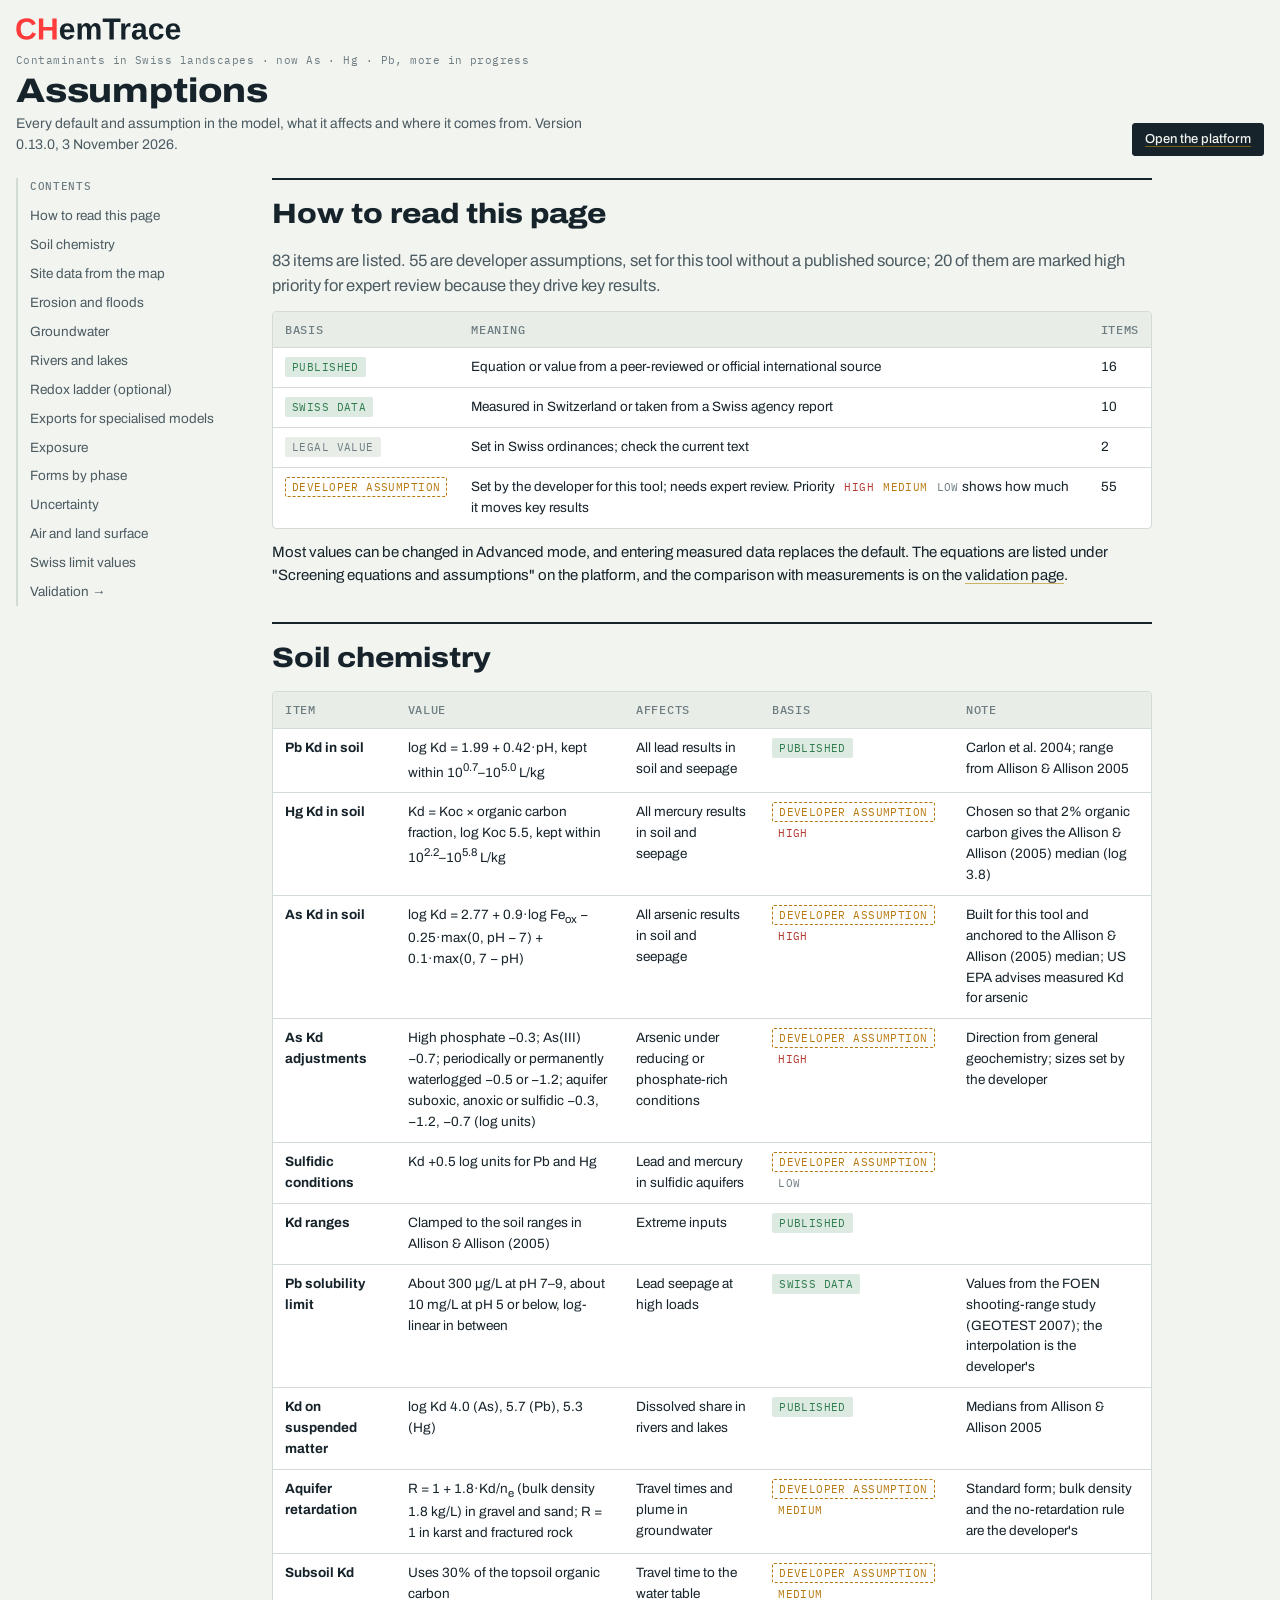
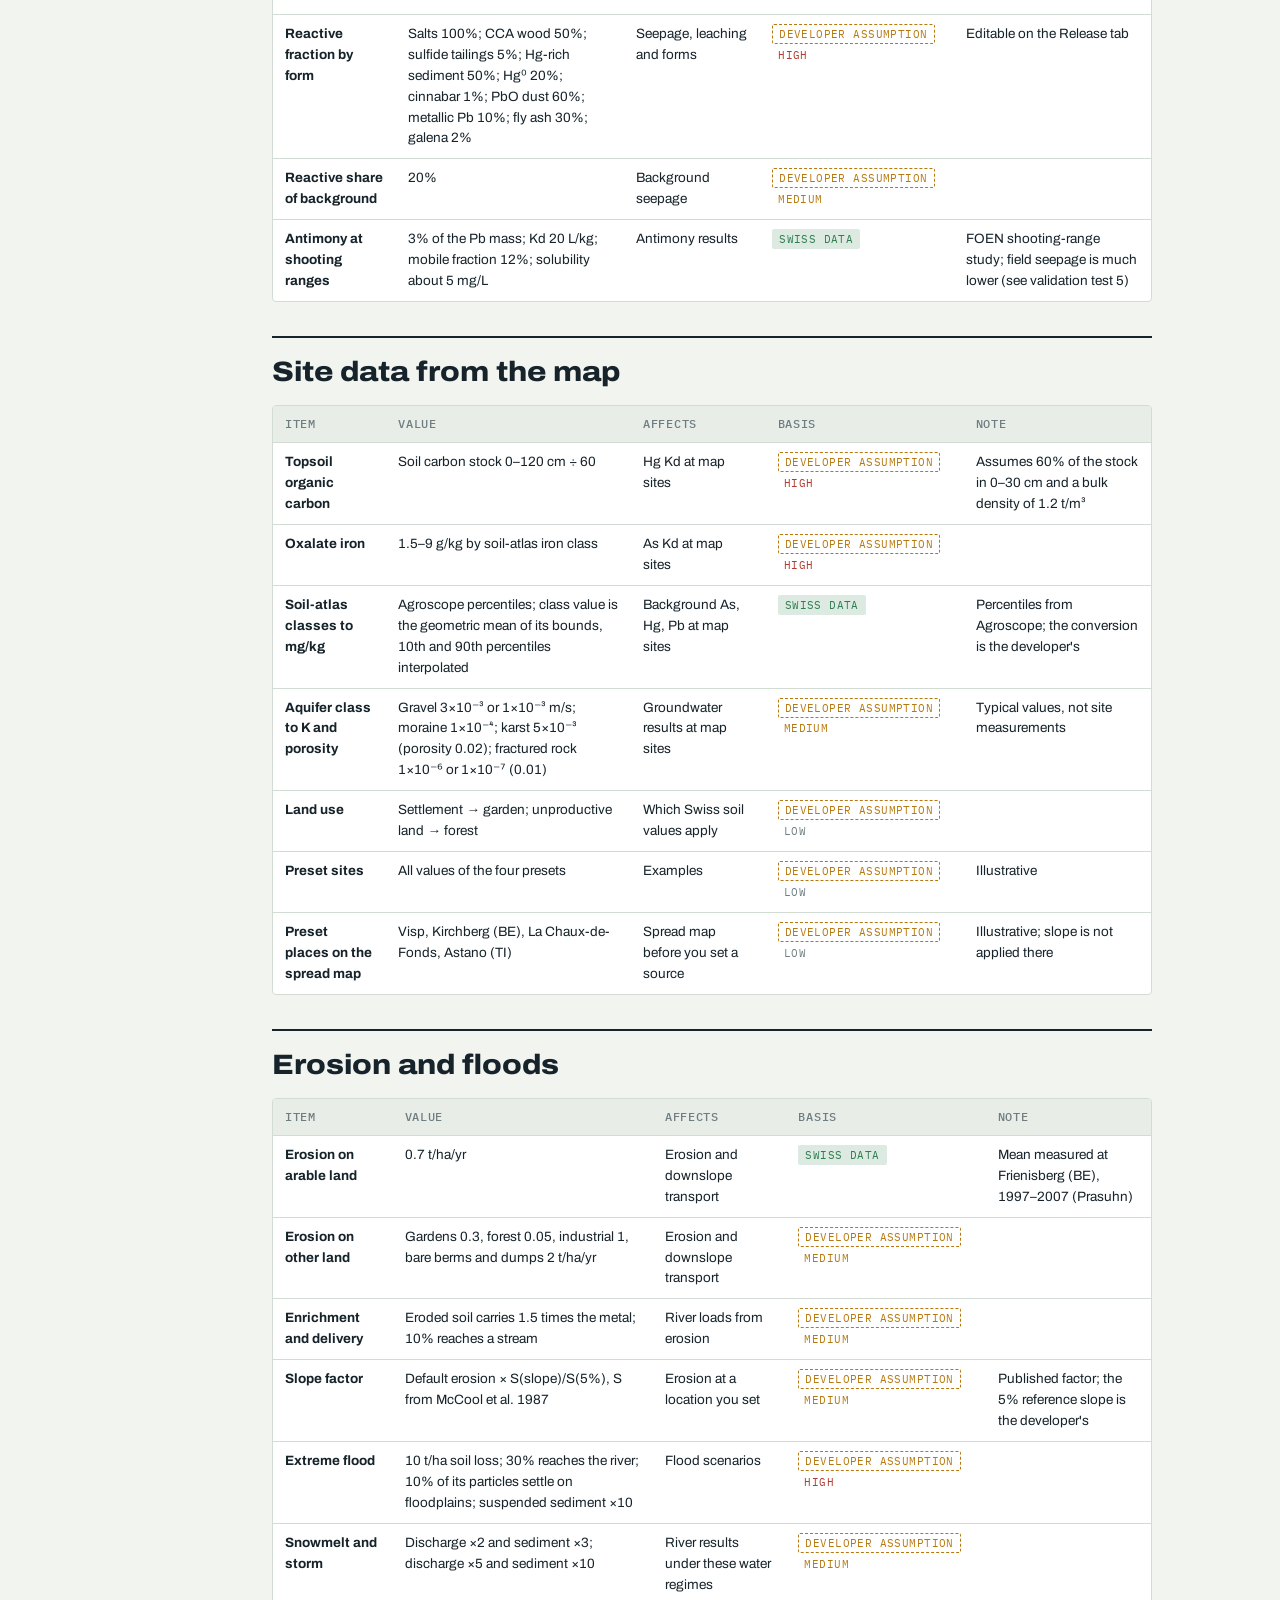
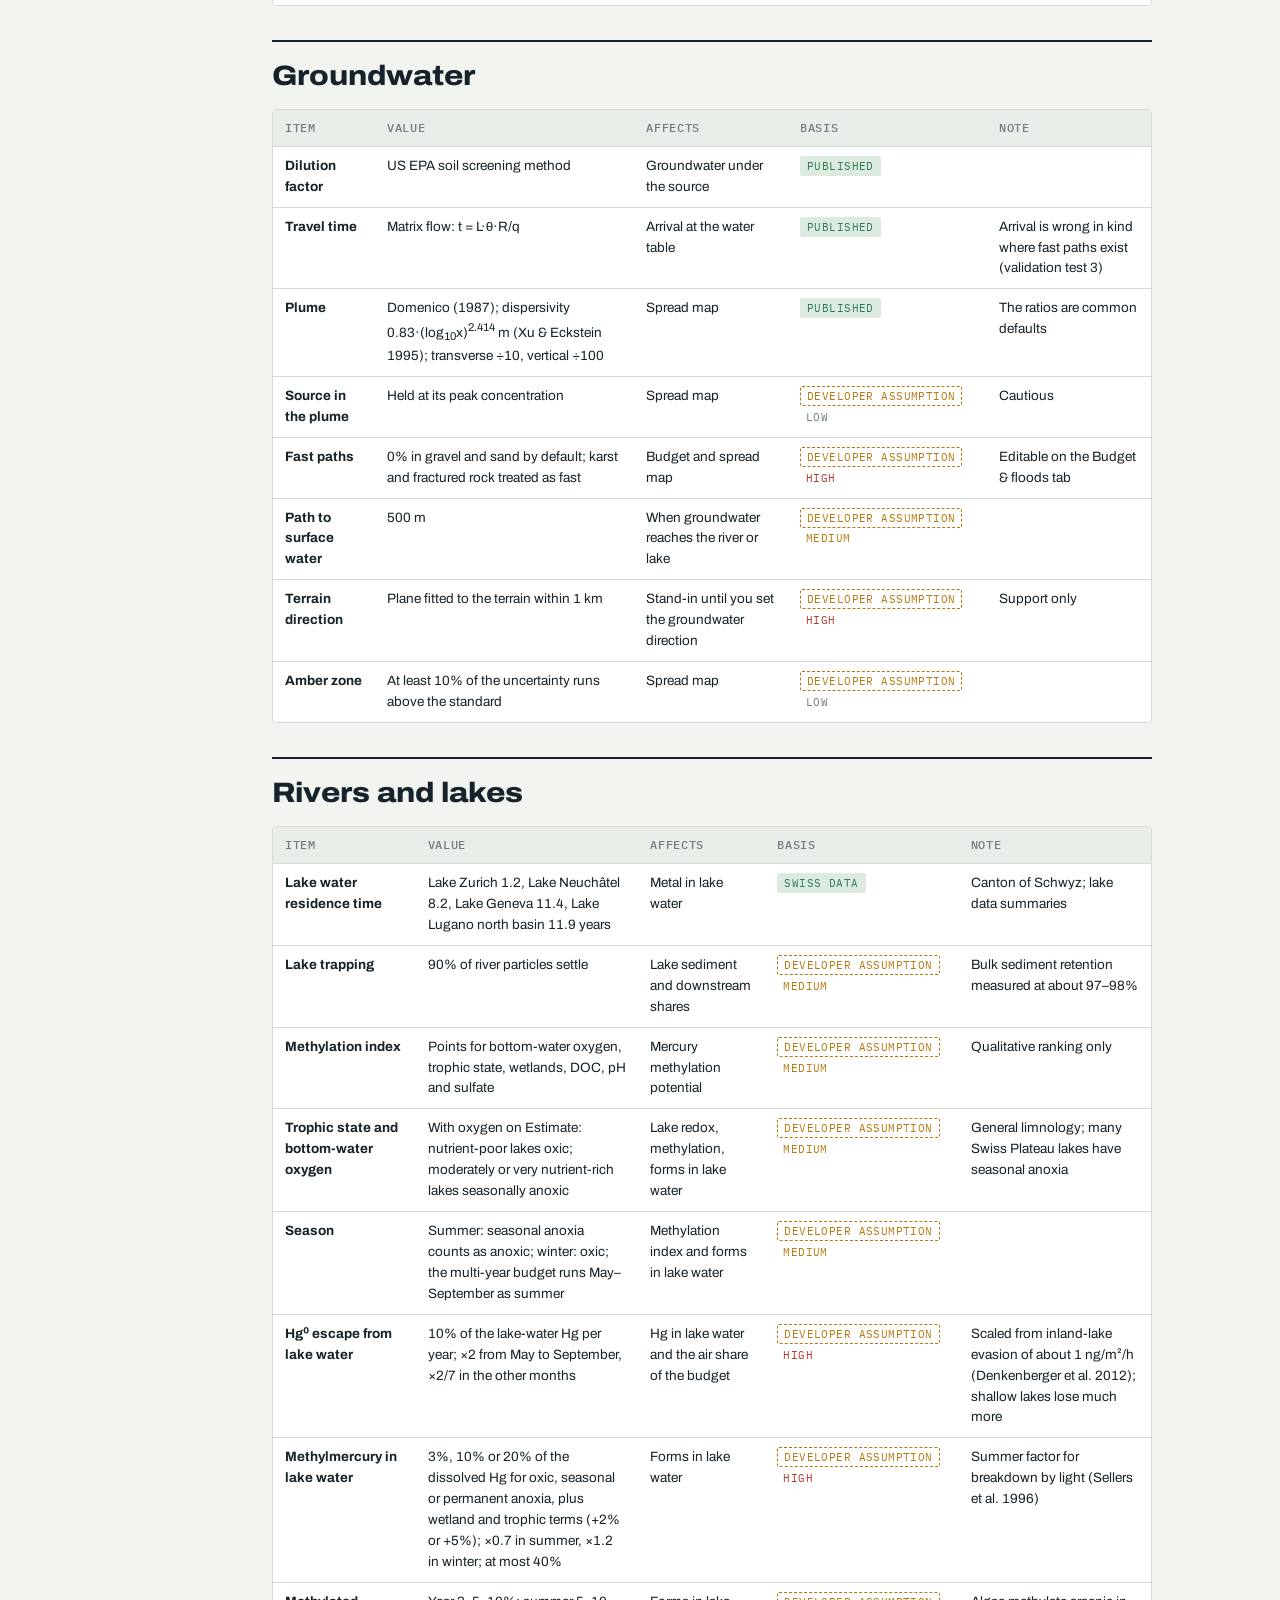
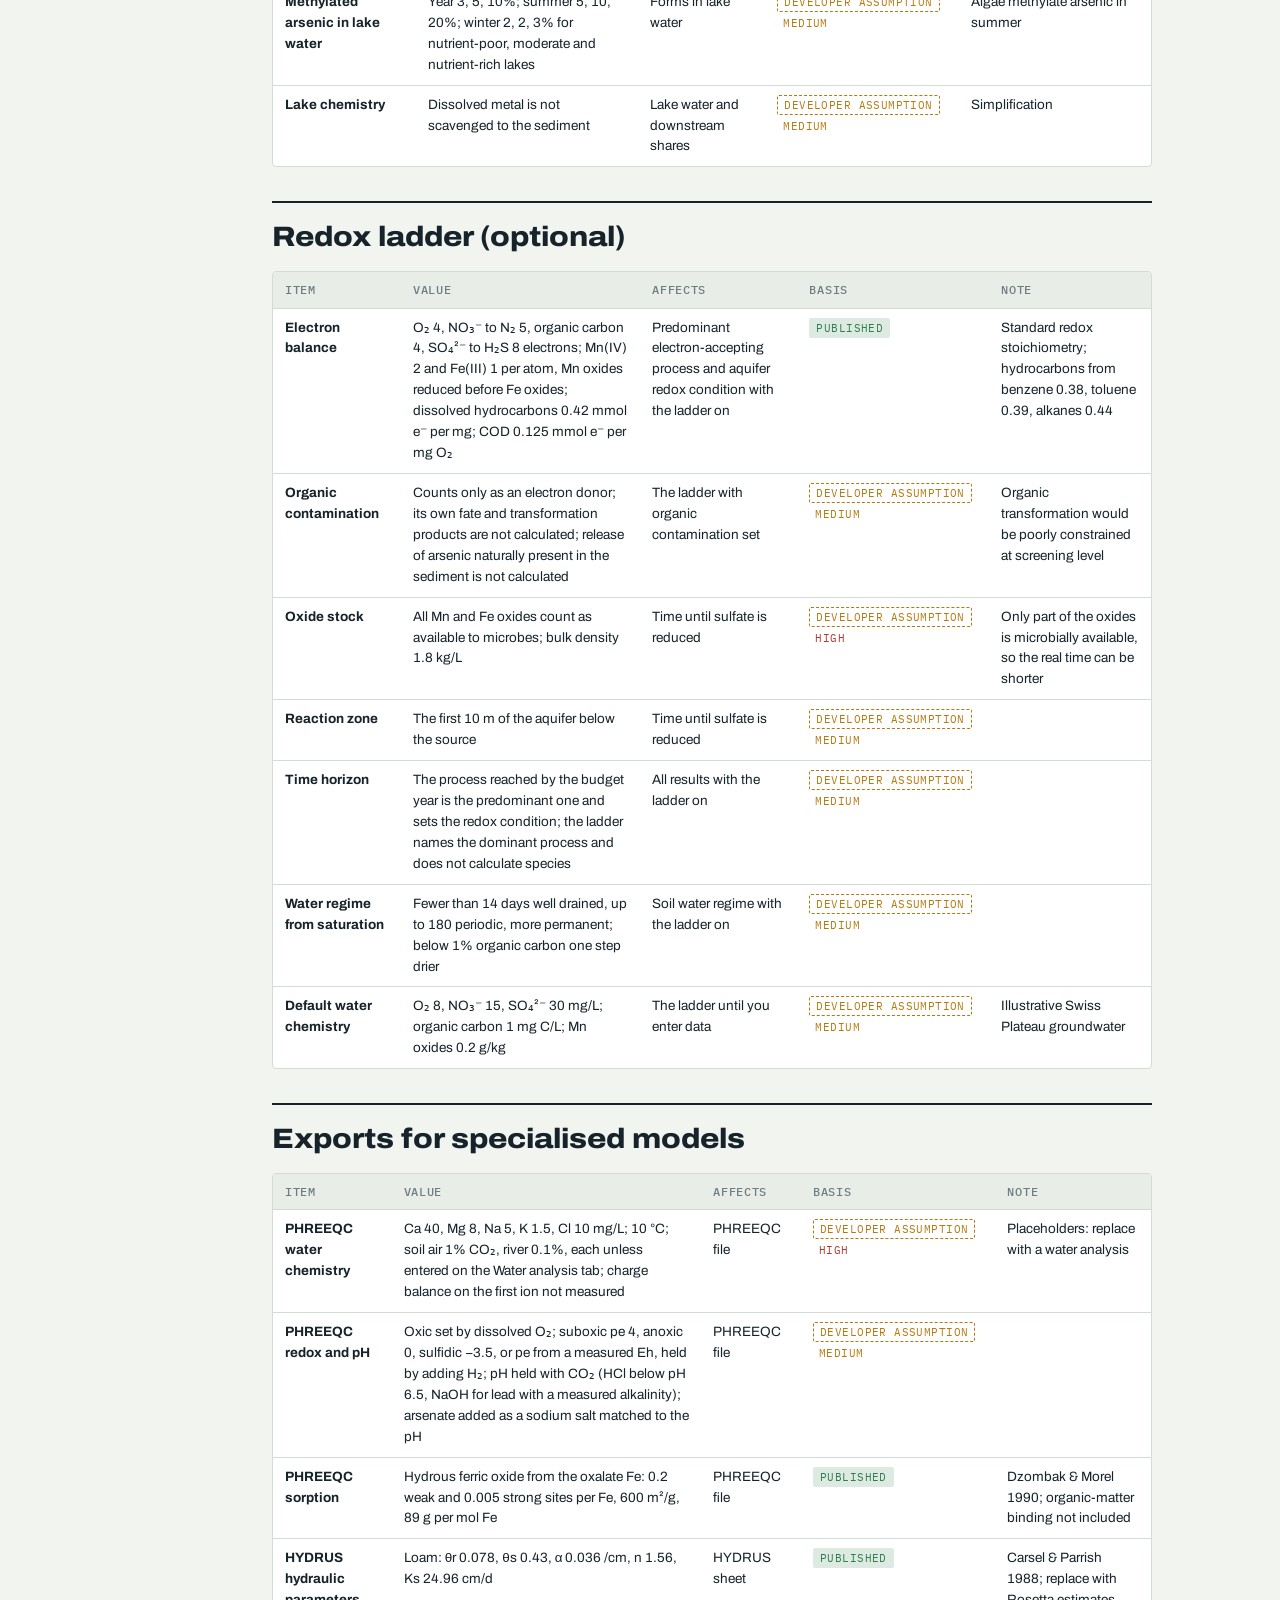
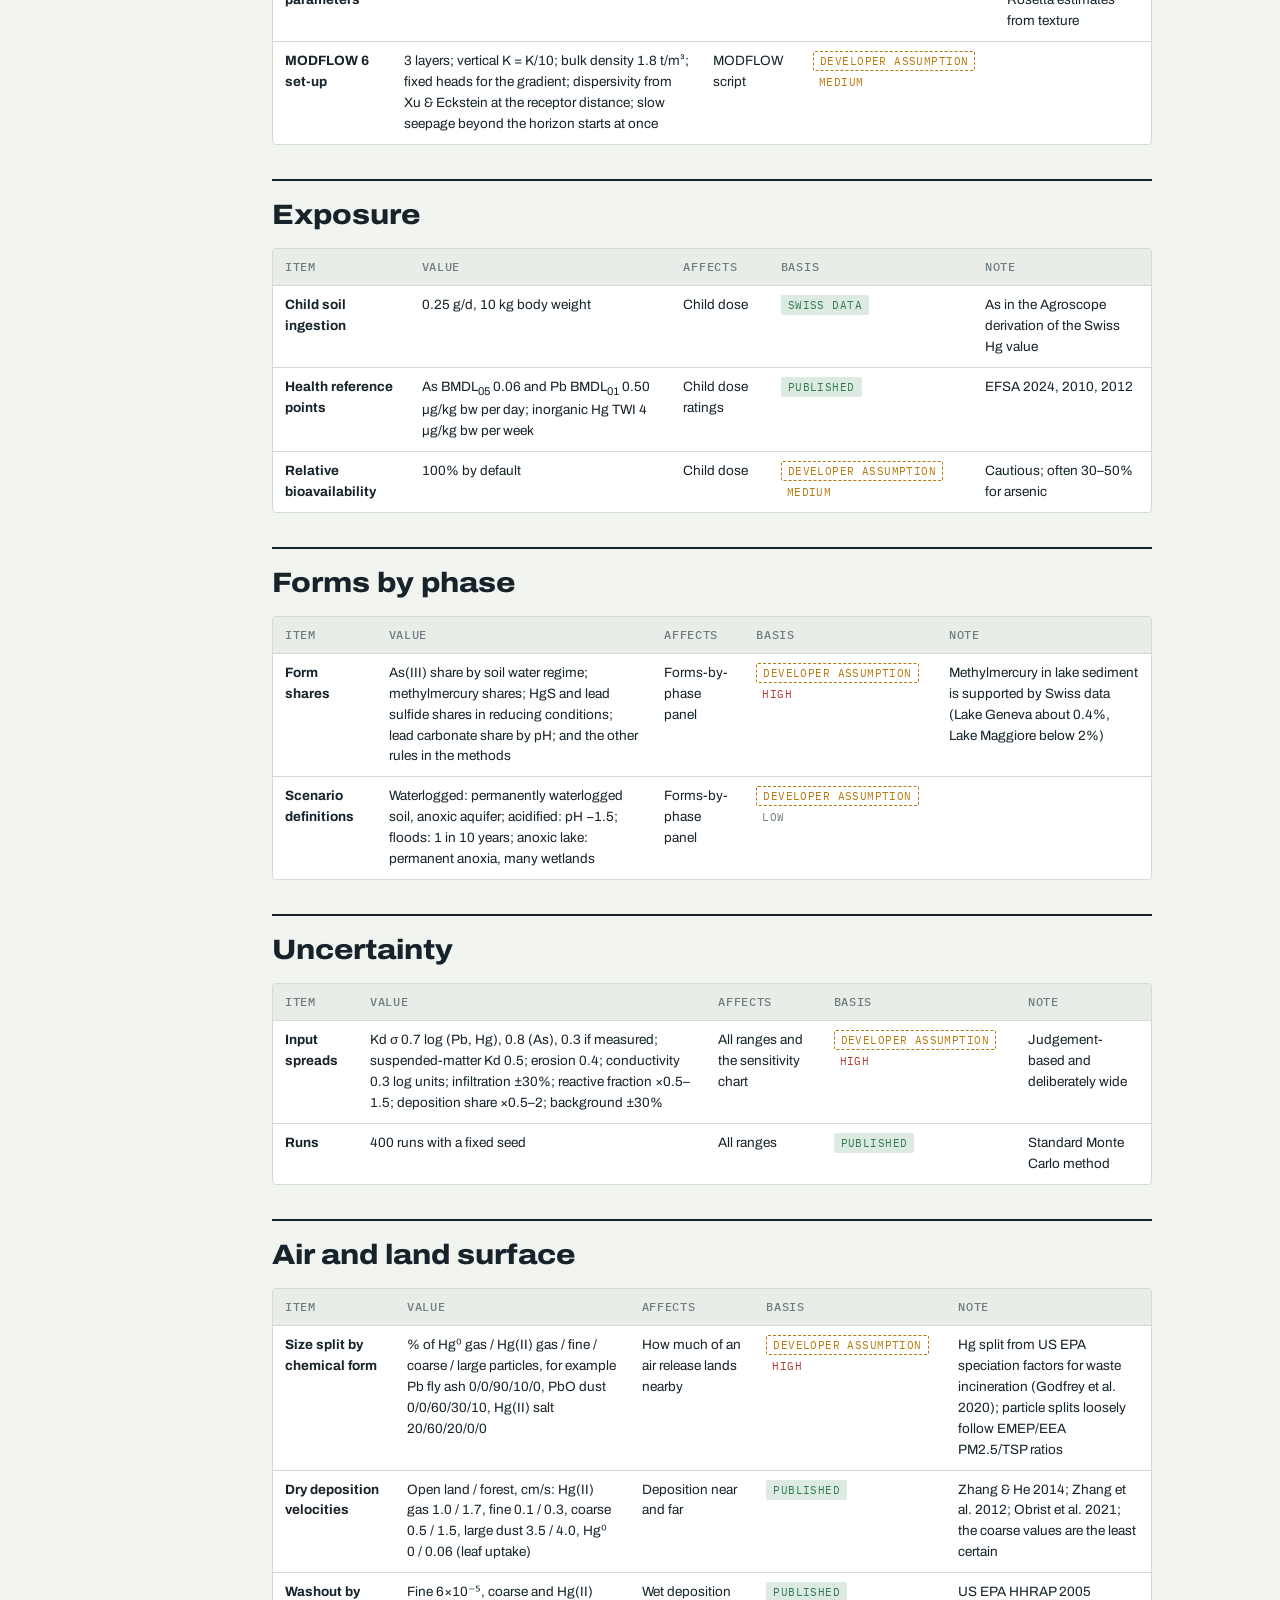
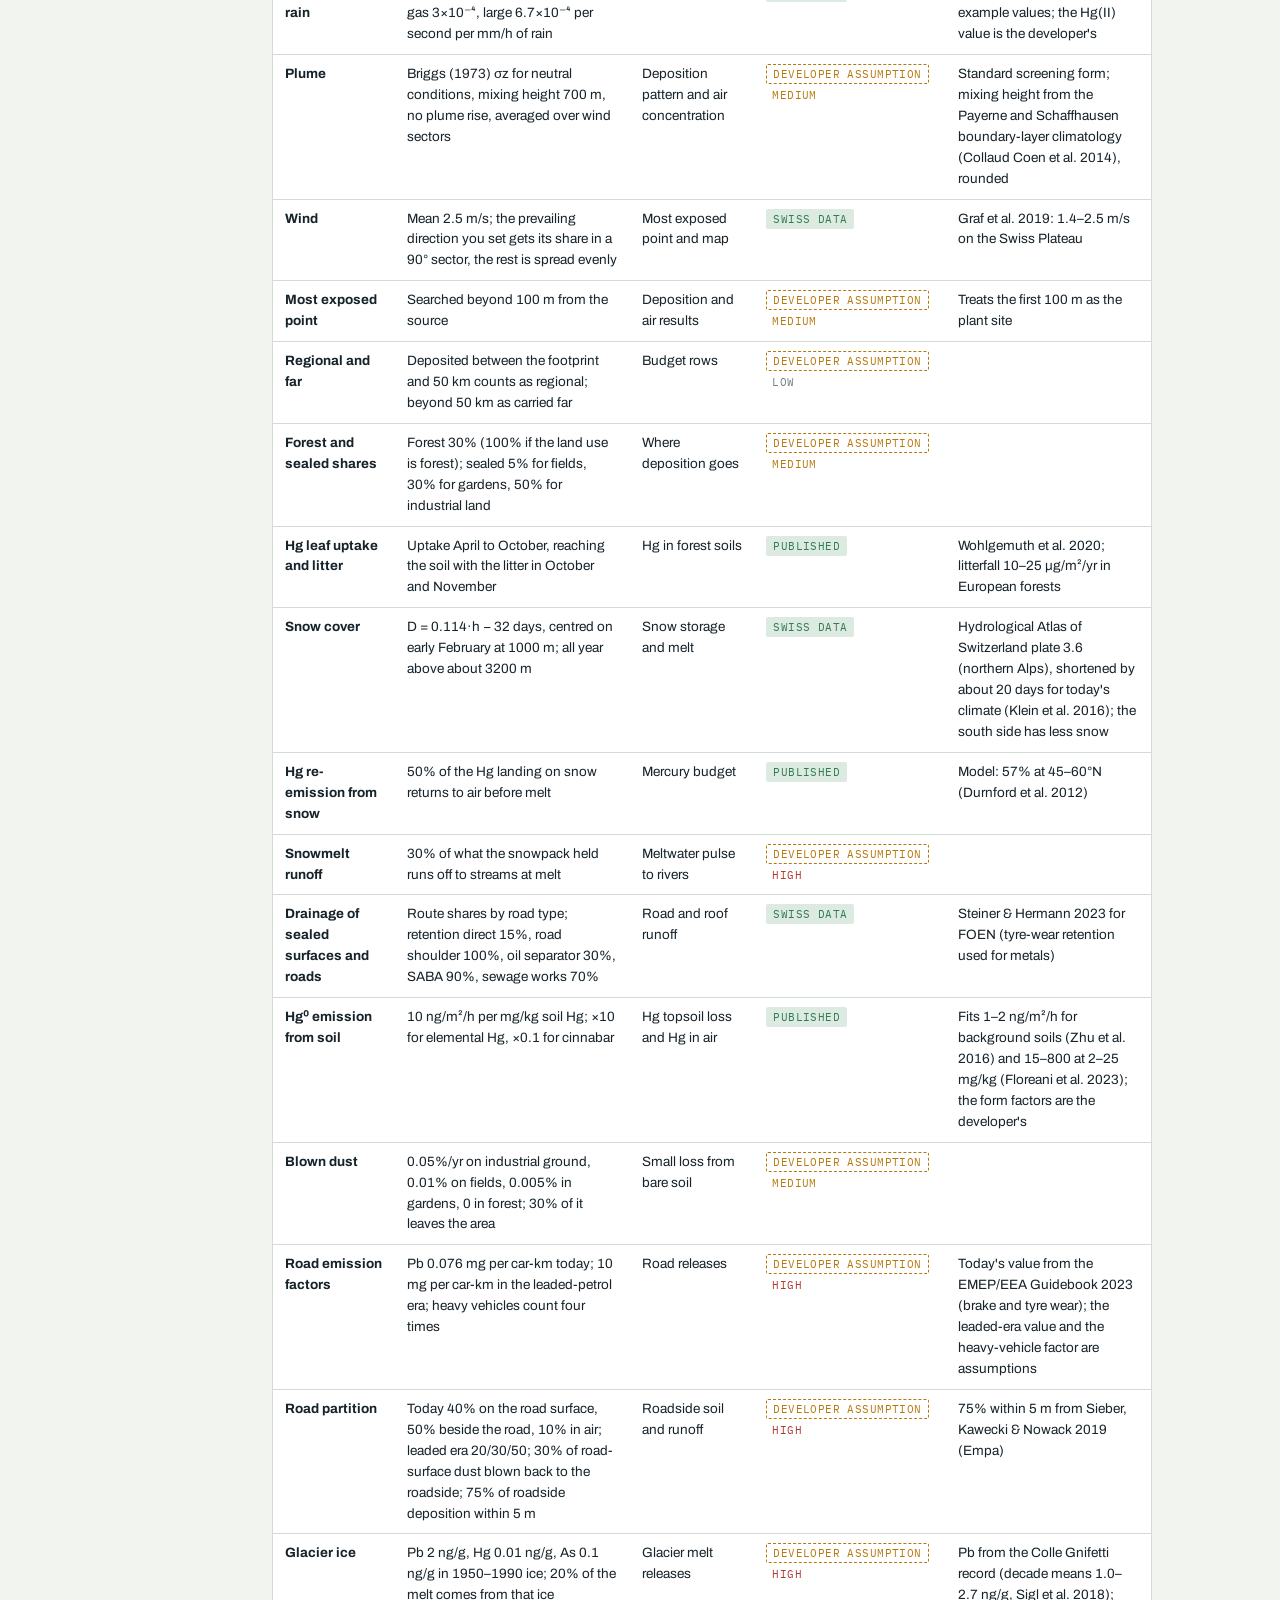
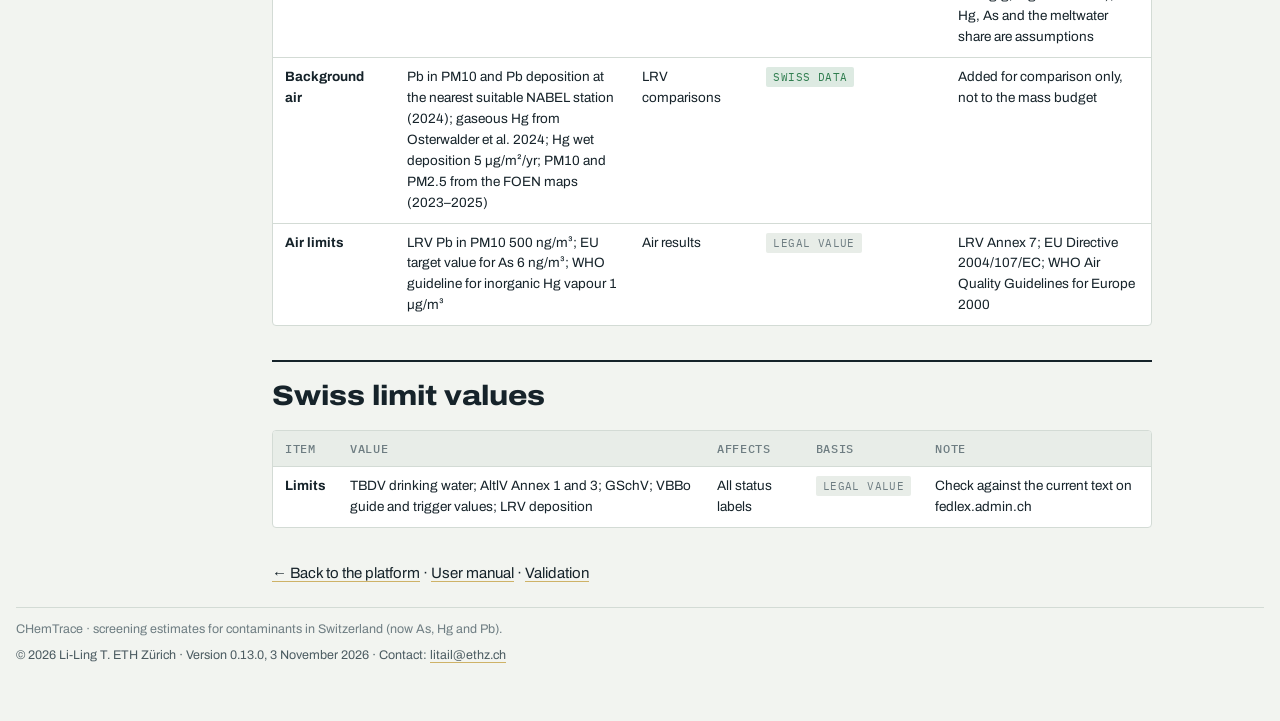
<file: site/assumptions.html>
<!doctype html>
<html lang="en">
<head>
<meta charset="utf-8">
<meta name="viewport" content="width=device-width, initial-scale=1, viewport-fit=cover">
<title>Assumptions · CHemTrace</title>
<meta name="description" content="Every default and assumption in CHemTrace, with its value, what it affects and its basis: published source, Swiss data, legal value or developer assumption.">
<link rel="icon" href="assets/img/favicon.svg" type="image/svg+xml">
<link rel="stylesheet" href="assets/css/styles.css">
<script>
try{ var t = localStorage.getItem("cht-tw-theme"); if(t === "dark" || t === "light") document.documentElement.setAttribute("data-theme", t); }catch(e){}
try{ var m = localStorage.getItem("cht-tw-metal"); if(/^[A-Z][a-z]?$/.test(m || "")) document.documentElement.setAttribute("data-metal", m); }catch(e){}
</script>
<style>
.man{display:grid; grid-template-columns:220px minmax(0,1fr); gap:36px; align-items:start}
.toc{position:sticky; top:16px; display:flex; flex-direction:column; gap:2px; font-size:13.5px; border-left:2px solid var(--rule); padding-left:12px}
.toc b{font-family:var(--f-mono); font-size:11px; font-weight:500; letter-spacing:.06em; text-transform:uppercase; color:var(--ink-3); margin-bottom:6px}
.toc a{text-decoration:none; color:var(--ink-2); padding-block:3px}
.toc a:hover{color:var(--ink)}
.man-body{display:flex; flex-direction:column; gap:34px; min-width:0; max-width:880px}
.man-body section{display:flex; flex-direction:column; gap:12px; scroll-margin-top:16px}
.man-body h2{font-size:clamp(22px, 2.4vw, 28px); font-weight:800; font-stretch:112%; border-top:2px solid var(--ink); padding-top:12px}
.man-body h3{font-size:17px; font-weight:700; margin-top:6px}
.man-body p, .man-body li{font-size:15px; color:var(--ink)}
.man-body ul, .man-body ol{margin:0; padding-left:22px; display:flex; flex-direction:column; gap:5px}
.man-body code, .man-body pre{font-family:var(--f-mono); font-size:12.5px; background:var(--chip); border-radius:2px}
.man-body code{padding:1px 5px}
.man-body pre{padding:12px 14px; overflow-x:auto; margin:0; white-space:pre; line-height:1.5}
.man-body .lead{font-size:16.5px; color:var(--ink-2)}
.man-body .tbl-wrap table{min-width:600px}
.vtiles{display:grid; grid-template-columns:repeat(4, minmax(0,1fr)); gap:10px}
.vtile{background:var(--surface); border:1px solid var(--rule); border-radius:4px; padding:12px 14px; display:flex; flex-direction:column; gap:4px}
.vtile b{font-size:30px; font-weight:800; line-height:1.05; font-stretch:108%}
.vtile span{font-size:13px; color:var(--ink-2)}
.vtile[data-v="ok"]{box-shadow:inset 4px 0 0 var(--ok)}
.vtile[data-v="check"]{box-shadow:inset 4px 0 0 var(--warn)}
.vtile[data-v="crit"]{box-shadow:inset 4px 0 0 var(--crit)}
.vtile[data-v="info"]{box-shadow:inset 4px 0 0 var(--ink-3)}
.vt{background:var(--surface); border:1px solid var(--rule); border-radius:4px; padding:14px 18px; display:flex; flex-direction:column; gap:8px; scroll-margin-top:16px}
.vt[data-v="ok"]{box-shadow:inset 4px 0 0 var(--ok)}
.vt[data-v="check"]{box-shadow:inset 4px 0 0 var(--warn)}
.vt[data-v="crit"]{box-shadow:inset 4px 0 0 var(--crit)}
.vt[data-v="info"]{box-shadow:inset 4px 0 0 var(--ink-3)}
.vt-h{display:flex; justify-content:space-between; align-items:flex-start; gap:12px}
.vt h3{margin:0; font-size:16px}
.vt dl{margin:0; display:grid; grid-template-columns:130px minmax(0,1fr); gap:6px 14px; font-size:14.5px}
.vt dt{font-weight:600}
.vt dd{margin:0}
.vt dd small{color:var(--ink-2); font-size:13px}
.fix{border-left:3px solid var(--metal); padding-left:12px}
.back{font-size:14px}
@media (max-width: 860px){ .man{grid-template-columns:minmax(0,1fr)} .toc{position:static; border-left:0; padding-left:0; flex-direction:row; flex-wrap:wrap; gap:6px 14px} .toc b{width:100%} .vtiles{grid-template-columns:repeat(2, minmax(0,1fr))} }
@media (max-width: 520px){ .vt dl{grid-template-columns:minmax(0,1fr)} .vt dt{margin-top:4px} .vt-h{flex-direction:column; gap:6px} }
.man-body .tbl-wrap table{min-width:760px}
.prio{display:inline-block; margin-left:6px; font-family:var(--f-mono); font-size:10.5px; text-transform:uppercase; letter-spacing:.04em; color:var(--ink-3)}
.prio.high{color:var(--crit)}
.prio.med{color:var(--warn)}
td .pill{white-space:nowrap}
</style>
</head>
<body>
<div class="wrap">
  <header class="top">
    <div class="title-block">
      <a class="logo-link" href="index.html" aria-label="CHemTrace home"><svg class="logo-svg" viewBox="3.1 -70.8 550.3 72.8" xmlns="http://www.w3.org/2000/svg" aria-hidden="true" focusable="false"><path fill="#FF3B3B" d="M38.8 -10.4Q51.9 -10.4 56.9 -23.4L69.5 -18.7Q65.4 -8.7 57.6 -3.9Q49.8 1 38.8 1Q22.2 1 13.2 -8.4Q4.1 -17.8 4.1 -34.7Q4.1 -51.7 12.8 -60.7Q21.6 -69.8 38.2 -69.8Q50.3 -69.8 57.9 -65Q65.5 -60.1 68.6 -50.7L55.9 -47.2Q54.3 -52.4 49.6 -55.4Q44.9 -58.5 38.5 -58.5Q28.7 -58.5 23.7 -52.4Q18.6 -46.4 18.6 -34.7Q18.6 -22.9 23.8 -16.6Q29 -10.4 38.8 -10.4ZM123.3 0V-29.5H93.3V0H78.9V-68.8H93.3V-41.4H123.3V-68.8H137.7V0Z"/><path fill="currentColor" d="M173 1Q161.1 1 154.7 -6.1Q148.3 -13.1 148.3 -26.7Q148.3 -39.7 154.8 -46.8Q161.3 -53.8 173.2 -53.8Q184.6 -53.8 190.6 -46.3Q196.6 -38.7 196.6 -24.2V-23.8H162.7Q162.7 -16.1 165.6 -12.1Q168.5 -8.2 173.7 -8.2Q181 -8.2 182.9 -14.5L195.8 -13.4Q190.2 1 173 1ZM173 -45.2Q168.2 -45.2 165.6 -41.8Q163 -38.4 162.8 -32.4H183.3Q183 -38.8 180.3 -42Q177.6 -45.2 173 -45.2ZM238.1 0V-29.6Q238.1 -43.6 230.1 -43.6Q226 -43.6 223.4 -39.3Q220.8 -35.1 220.8 -28.3V0H207V-41Q207 -45.3 206.9 -48Q206.8 -50.7 206.6 -52.8H219.7Q219.9 -51.9 220.1 -47.9Q220.4 -43.8 220.4 -42.3H220.6Q223.1 -48.4 226.9 -51.1Q230.7 -53.9 235.9 -53.9Q248 -53.9 250.6 -42.3H250.9Q253.6 -48.5 257.4 -51.2Q261.1 -53.9 266.9 -53.9Q274.7 -53.9 278.7 -48.6Q282.8 -43.4 282.8 -33.5V0H269.1V-29.6Q269.1 -43.6 261.1 -43.6Q257.1 -43.6 254.6 -39.7Q252 -35.8 251.8 -29V0ZM326.7 -57.7V0H312.3V-57.7H290.1V-68.8H349V-57.7ZM351.5 0V-40.4Q351.5 -44.8 351.4 -47.7Q351.3 -50.6 351.1 -52.8H364.2Q364.4 -52 364.6 -47.5Q364.8 -43 364.8 -41.6H365Q367 -47.1 368.6 -49.4Q370.2 -51.7 372.3 -52.8Q374.5 -53.9 377.7 -53.9Q380.3 -53.9 381.9 -53.1V-41.7Q378.6 -42.4 376.1 -42.4Q370.9 -42.4 368.1 -38.2Q365.2 -34.1 365.2 -25.9V0ZM402.6 1Q395 1 390.7 -3.2Q386.4 -7.4 386.4 -14.9Q386.4 -23.1 391.7 -27.4Q397.1 -31.7 407.2 -31.8L418.6 -32V-34.7Q418.6 -39.9 416.8 -42.4Q415 -44.9 410.9 -44.9Q407.1 -44.9 405.3 -43.2Q403.5 -41.5 403.1 -37.5L388.8 -38.1Q390.1 -45.8 395.8 -49.8Q401.6 -53.8 411.5 -53.8Q421.5 -53.8 426.9 -48.9Q432.3 -43.9 432.3 -34.9V-15.6Q432.3 -11.2 433.3 -9.5Q434.3 -7.8 436.7 -7.8Q438.2 -7.8 439.7 -8.1V-0.7Q438.5 -0.4 437.5 -0.1Q436.5 0.1 435.5 0.2Q434.6 0.4 433.5 0.5Q432.4 0.6 430.9 0.6Q425.7 0.6 423.3 -2Q420.8 -4.5 420.3 -9.4H420Q414.3 1 402.6 1ZM418.6 -24.5 411.6 -24.4Q406.8 -24.2 404.8 -23.3Q402.8 -22.5 401.7 -20.7Q400.7 -18.9 400.7 -16Q400.7 -12.3 402.4 -10.4Q404.2 -8.6 407 -8.6Q410.3 -8.6 412.9 -10.4Q415.6 -12.1 417.1 -15.2Q418.6 -18.3 418.6 -21.8ZM468.1 1Q456.1 1 449.5 -6.2Q443 -13.3 443 -26.1Q443 -39.2 449.6 -46.5Q456.2 -53.8 468.3 -53.8Q477.6 -53.8 483.7 -49.1Q489.8 -44.4 491.4 -36.2L477.5 -35.5Q477 -39.6 474.6 -42Q472.3 -44.4 468 -44.4Q457.4 -44.4 457.4 -26.7Q457.4 -8.4 468.2 -8.4Q472.1 -8.4 474.7 -10.9Q477.3 -13.3 478 -18.2L491.7 -17.6Q491 -12.2 487.9 -7.9Q484.7 -3.7 479.6 -1.3Q474.5 1 468.1 1ZM523.3 1Q511.4 1 505 -6.1Q498.6 -13.1 498.6 -26.7Q498.6 -39.7 505.1 -46.8Q511.6 -53.8 523.5 -53.8Q534.9 -53.8 540.9 -46.3Q546.9 -38.7 546.9 -24.2V-23.8H513Q513 -16.1 515.8 -12.1Q518.7 -8.2 524 -8.2Q531.2 -8.2 533.2 -14.5L546.1 -13.4Q540.5 1 523.3 1ZM523.3 -45.2Q518.5 -45.2 515.8 -41.8Q513.2 -38.4 513.1 -32.4H533.6Q533.2 -38.8 530.5 -42Q527.8 -45.2 523.3 -45.2Z"/></svg></a>
      <span class="kicker">Contaminants in Swiss landscapes · now As · Hg · Pb, more in progress</span>
      <h1>Assumptions</h1>
      <p class="lede">Every default and assumption in the model, what it affects and where it comes from. Version 0.13.0, 3 November 2026.</p>
    </div>
    <a class="btn" href="index.html">Open the platform</a>
  </header>

  <div class="man">
    <nav class="toc" aria-label="Contents">
      <b>Contents</b>
      <a href="#read">How to read this page</a>
      <a href="#chem">Soil chemistry</a>
      <a href="#site">Site data from the map</a>
      <a href="#ero">Erosion and floods</a>
      <a href="#gw">Groundwater</a>
      <a href="#sw">Rivers and lakes</a>
      <a href="#redox">Redox ladder (optional)</a>
      <a href="#exports">Exports for specialised models</a>
      <a href="#exp">Exposure</a>
      <a href="#forms">Forms by phase</a>
      <a href="#unc">Uncertainty</a>
      <a href="#air">Air and land surface</a>
      <a href="#law">Swiss limit values</a>
      <a href="validation.html">Validation →</a>
    </nav>

    <main class="man-body">
      <section id="read">
        <h2>How to read this page</h2>
        <p class="lead">83 items are listed. 55 are developer assumptions, set for this tool without a published source; 20 of them are marked high priority for expert review because they drive key results.</p>
        <div class="tbl-wrap"><table>
          <thead><tr><th>Basis</th><th>Meaning</th><th>Items</th></tr></thead>
          <tbody>
            <tr><td><span class="pill ok">Published</span></td><td>Equation or value from a peer-reviewed or official international source</td><td>16</td></tr>
            <tr><td><span class="pill ok">Swiss data</span></td><td>Measured in Switzerland or taken from a Swiss agency report</td><td>10</td></tr>
            <tr><td><span class="pill info">Legal value</span></td><td>Set in Swiss ordinances; check the current text</td><td>2</td></tr>
            <tr><td><span class="pill check">Developer assumption</span></td><td>Set by the developer for this tool; needs expert review. Priority <span class="prio high">High</span> <span class="prio med">Medium</span> <span class="prio low">Low</span> shows how much it moves key results</td><td>55</td></tr>
          </tbody>
        </table></div>
        <p>Most values can be changed in Advanced mode, and entering measured data replaces the default. The equations are listed under "Screening equations and assumptions" on the platform, and the comparison with measurements is on the <a href="validation.html">validation page</a>.</p>
      </section>
      <section id="chem">
        <h2>Soil chemistry</h2>
        <div class="tbl-wrap"><table>
          <thead><tr><th>Item</th><th>Value</th><th>Affects</th><th>Basis</th><th>Note</th></tr></thead>
          <tbody><tr><td><b>Pb Kd in soil</b></td><td>log Kd = 1.99 + 0.42·pH, kept within 10<sup>0.7</sup>–10<sup>5.0</sup> L/kg</td><td>All lead results in soil and seepage</td><td><span class="pill ok">Published</span></td><td>Carlon et al. 2004; range from Allison &amp; Allison 2005</td></tr><tr><td><b>Hg Kd in soil</b></td><td>Kd = Koc × organic carbon fraction, log Koc 5.5, kept within 10<sup>2.2</sup>–10<sup>5.8</sup> L/kg</td><td>All mercury results in soil and seepage</td><td><span class="pill check">Developer assumption</span><span class="prio high">High</span></td><td>Chosen so that 2% organic carbon gives the Allison &amp; Allison (2005) median (log 3.8)</td></tr><tr><td><b>As Kd in soil</b></td><td>log Kd = 2.77 + 0.9·log Fe<sub>ox</sub> − 0.25·max(0, pH − 7) + 0.1·max(0, 7 − pH)</td><td>All arsenic results in soil and seepage</td><td><span class="pill check">Developer assumption</span><span class="prio high">High</span></td><td>Built for this tool and anchored to the Allison &amp; Allison (2005) median; US EPA advises measured Kd for arsenic</td></tr><tr><td><b>As Kd adjustments</b></td><td>High phosphate −0.3; As(III) −0.7; periodically or permanently waterlogged −0.5 or −1.2; aquifer suboxic, anoxic or sulfidic −0.3, −1.2, −0.7 (log units)</td><td>Arsenic under reducing or phosphate-rich conditions</td><td><span class="pill check">Developer assumption</span><span class="prio high">High</span></td><td>Direction from general geochemistry; sizes set by the developer</td></tr><tr><td><b>Sulfidic conditions</b></td><td>Kd +0.5 log units for Pb and Hg</td><td>Lead and mercury in sulfidic aquifers</td><td><span class="pill check">Developer assumption</span><span class="prio low">Low</span></td><td></td></tr><tr><td><b>Kd ranges</b></td><td>Clamped to the soil ranges in Allison &amp; Allison (2005)</td><td>Extreme inputs</td><td><span class="pill ok">Published</span></td><td></td></tr><tr><td><b>Pb solubility limit</b></td><td>About 300 µg/L at pH 7–9, about 10 mg/L at pH 5 or below, log-linear in between</td><td>Lead seepage at high loads</td><td><span class="pill ok">Swiss data</span></td><td>Values from the FOEN shooting-range study (GEOTEST 2007); the interpolation is the developer's</td></tr><tr><td><b>Kd on suspended matter</b></td><td>log Kd 4.0 (As), 5.7 (Pb), 5.3 (Hg)</td><td>Dissolved share in rivers and lakes</td><td><span class="pill ok">Published</span></td><td>Medians from Allison &amp; Allison 2005</td></tr><tr><td><b>Aquifer retardation</b></td><td>R = 1 + 1.8·Kd/n<sub>e</sub> (bulk density 1.8 kg/L) in gravel and sand; R = 1 in karst and fractured rock</td><td>Travel times and plume in groundwater</td><td><span class="pill check">Developer assumption</span><span class="prio med">Medium</span></td><td>Standard form; bulk density and the no-retardation rule are the developer's</td></tr><tr><td><b>Subsoil Kd</b></td><td>Uses 30% of the topsoil organic carbon</td><td>Travel time to the water table</td><td><span class="pill check">Developer assumption</span><span class="prio med">Medium</span></td><td></td></tr><tr><td><b>Reactive fraction by form</b></td><td>Salts 100%; CCA wood 50%; sulfide tailings 5%; Hg-rich sediment 50%; Hg⁰ 20%; cinnabar 1%; PbO dust 60%; metallic Pb 10%; fly ash 30%; galena 2%</td><td>Seepage, leaching and forms</td><td><span class="pill check">Developer assumption</span><span class="prio high">High</span></td><td>Editable on the Release tab</td></tr><tr><td><b>Reactive share of background</b></td><td>20%</td><td>Background seepage</td><td><span class="pill check">Developer assumption</span><span class="prio med">Medium</span></td><td></td></tr><tr><td><b>Antimony at shooting ranges</b></td><td>3% of the Pb mass; Kd 20 L/kg; mobile fraction 12%; solubility about 5 mg/L</td><td>Antimony results</td><td><span class="pill ok">Swiss data</span></td><td>FOEN shooting-range study; field seepage is much lower (see validation test 5)</td></tr></tbody>
        </table></div>
      </section>
      <section id="site">
        <h2>Site data from the map</h2>
        <div class="tbl-wrap"><table>
          <thead><tr><th>Item</th><th>Value</th><th>Affects</th><th>Basis</th><th>Note</th></tr></thead>
          <tbody><tr><td><b>Topsoil organic carbon</b></td><td>Soil carbon stock 0–120 cm ÷ 60</td><td>Hg Kd at map sites</td><td><span class="pill check">Developer assumption</span><span class="prio high">High</span></td><td>Assumes 60% of the stock in 0–30 cm and a bulk density of 1.2 t/m³</td></tr><tr><td><b>Oxalate iron</b></td><td>1.5–9 g/kg by soil-atlas iron class</td><td>As Kd at map sites</td><td><span class="pill check">Developer assumption</span><span class="prio high">High</span></td><td></td></tr><tr><td><b>Soil-atlas classes to mg/kg</b></td><td>Agroscope percentiles; class value is the geometric mean of its bounds, 10th and 90th percentiles interpolated</td><td>Background As, Hg, Pb at map sites</td><td><span class="pill ok">Swiss data</span></td><td>Percentiles from Agroscope; the conversion is the developer's</td></tr><tr><td><b>Aquifer class to K and porosity</b></td><td>Gravel 3×10⁻³ or 1×10⁻³ m/s; moraine 1×10⁻⁴; karst 5×10⁻³ (porosity 0.02); fractured rock 1×10⁻⁶ or 1×10⁻⁷ (0.01)</td><td>Groundwater results at map sites</td><td><span class="pill check">Developer assumption</span><span class="prio med">Medium</span></td><td>Typical values, not site measurements</td></tr><tr><td><b>Land use</b></td><td>Settlement → garden; unproductive land → forest</td><td>Which Swiss soil values apply</td><td><span class="pill check">Developer assumption</span><span class="prio low">Low</span></td><td></td></tr><tr><td><b>Preset sites</b></td><td>All values of the four presets</td><td>Examples</td><td><span class="pill check">Developer assumption</span><span class="prio low">Low</span></td><td>Illustrative</td></tr><tr><td><b>Preset places on the spread map</b></td><td>Visp, Kirchberg (BE), La Chaux-de-Fonds, Astano (TI)</td><td>Spread map before you set a source</td><td><span class="pill check">Developer assumption</span><span class="prio low">Low</span></td><td>Illustrative; slope is not applied there</td></tr></tbody>
        </table></div>
      </section>
      <section id="ero">
        <h2>Erosion and floods</h2>
        <div class="tbl-wrap"><table>
          <thead><tr><th>Item</th><th>Value</th><th>Affects</th><th>Basis</th><th>Note</th></tr></thead>
          <tbody><tr><td><b>Erosion on arable land</b></td><td>0.7 t/ha/yr</td><td>Erosion and downslope transport</td><td><span class="pill ok">Swiss data</span></td><td>Mean measured at Frienisberg (BE), 1997–2007 (Prasuhn)</td></tr><tr><td><b>Erosion on other land</b></td><td>Gardens 0.3, forest 0.05, industrial 1, bare berms and dumps 2 t/ha/yr</td><td>Erosion and downslope transport</td><td><span class="pill check">Developer assumption</span><span class="prio med">Medium</span></td><td></td></tr><tr><td><b>Enrichment and delivery</b></td><td>Eroded soil carries 1.5 times the metal; 10% reaches a stream</td><td>River loads from erosion</td><td><span class="pill check">Developer assumption</span><span class="prio med">Medium</span></td><td></td></tr><tr><td><b>Slope factor</b></td><td>Default erosion × S(slope)/S(5%), S from McCool et al. 1987</td><td>Erosion at a location you set</td><td><span class="pill check">Developer assumption</span><span class="prio med">Medium</span></td><td>Published factor; the 5% reference slope is the developer's</td></tr><tr><td><b>Extreme flood</b></td><td>10 t/ha soil loss; 30% reaches the river; 10% of its particles settle on floodplains; suspended sediment ×10</td><td>Flood scenarios</td><td><span class="pill check">Developer assumption</span><span class="prio high">High</span></td><td></td></tr><tr><td><b>Snowmelt and storm</b></td><td>Discharge ×2 and sediment ×3; discharge ×5 and sediment ×10</td><td>River results under these water regimes</td><td><span class="pill check">Developer assumption</span><span class="prio med">Medium</span></td><td></td></tr></tbody>
        </table></div>
      </section>
      <section id="gw">
        <h2>Groundwater</h2>
        <div class="tbl-wrap"><table>
          <thead><tr><th>Item</th><th>Value</th><th>Affects</th><th>Basis</th><th>Note</th></tr></thead>
          <tbody><tr><td><b>Dilution factor</b></td><td>US EPA soil screening method</td><td>Groundwater under the source</td><td><span class="pill ok">Published</span></td><td></td></tr><tr><td><b>Travel time</b></td><td>Matrix flow: t = L·θ·R/q</td><td>Arrival at the water table</td><td><span class="pill ok">Published</span></td><td>Arrival is wrong in kind where fast paths exist (validation test 3)</td></tr><tr><td><b>Plume</b></td><td>Domenico (1987); dispersivity 0.83·(log<sub>10</sub>x)<sup>2.414</sup> m (Xu &amp; Eckstein 1995); transverse ÷10, vertical ÷100</td><td>Spread map</td><td><span class="pill ok">Published</span></td><td>The ratios are common defaults</td></tr><tr><td><b>Source in the plume</b></td><td>Held at its peak concentration</td><td>Spread map</td><td><span class="pill check">Developer assumption</span><span class="prio low">Low</span></td><td>Cautious</td></tr><tr><td><b>Fast paths</b></td><td>0% in gravel and sand by default; karst and fractured rock treated as fast</td><td>Budget and spread map</td><td><span class="pill check">Developer assumption</span><span class="prio high">High</span></td><td>Editable on the Budget &amp; floods tab</td></tr><tr><td><b>Path to surface water</b></td><td>500 m</td><td>When groundwater reaches the river or lake</td><td><span class="pill check">Developer assumption</span><span class="prio med">Medium</span></td><td></td></tr><tr><td><b>Terrain direction</b></td><td>Plane fitted to the terrain within 1 km</td><td>Stand-in until you set the groundwater direction</td><td><span class="pill check">Developer assumption</span><span class="prio high">High</span></td><td>Support only</td></tr><tr><td><b>Amber zone</b></td><td>At least 10% of the uncertainty runs above the standard</td><td>Spread map</td><td><span class="pill check">Developer assumption</span><span class="prio low">Low</span></td><td></td></tr></tbody>
        </table></div>
      </section>
      <section id="sw">
        <h2>Rivers and lakes</h2>
        <div class="tbl-wrap"><table>
          <thead><tr><th>Item</th><th>Value</th><th>Affects</th><th>Basis</th><th>Note</th></tr></thead>
          <tbody><tr><td><b>Lake water residence time</b></td><td>Lake Zurich 1.2, Lake Neuchâtel 8.2, Lake Geneva 11.4, Lake Lugano north basin 11.9 years</td><td>Metal in lake water</td><td><span class="pill ok">Swiss data</span></td><td>Canton of Schwyz; lake data summaries</td></tr><tr><td><b>Lake trapping</b></td><td>90% of river particles settle</td><td>Lake sediment and downstream shares</td><td><span class="pill check">Developer assumption</span><span class="prio med">Medium</span></td><td>Bulk sediment retention measured at about 97–98%</td></tr><tr><td><b>Methylation index</b></td><td>Points for bottom-water oxygen, trophic state, wetlands, DOC, pH and sulfate</td><td>Mercury methylation potential</td><td><span class="pill check">Developer assumption</span><span class="prio med">Medium</span></td><td>Qualitative ranking only</td></tr><tr><td><b>Trophic state and bottom-water oxygen</b></td><td>With oxygen on Estimate: nutrient-poor lakes oxic; moderately or very nutrient-rich lakes seasonally anoxic</td><td>Lake redox, methylation, forms in lake water</td><td><span class="pill check">Developer assumption</span><span class="prio med">Medium</span></td><td>General limnology; many Swiss Plateau lakes have seasonal anoxia</td></tr><tr><td><b>Season</b></td><td>Summer: seasonal anoxia counts as anoxic; winter: oxic; the multi-year budget runs May–September as summer</td><td>Methylation index and forms in lake water</td><td><span class="pill check">Developer assumption</span><span class="prio med">Medium</span></td><td></td></tr><tr><td><b>Hg⁰ escape from lake water</b></td><td>10% of the lake-water Hg per year; ×2 from May to September, ×2/7 in the other months</td><td>Hg in lake water and the air share of the budget</td><td><span class="pill check">Developer assumption</span><span class="prio high">High</span></td><td>Scaled from inland-lake evasion of about 1 ng/m²/h (Denkenberger et al. 2012); shallow lakes lose much more</td></tr><tr><td><b>Methylmercury in lake water</b></td><td>3%, 10% or 20% of the dissolved Hg for oxic, seasonal or permanent anoxia, plus wetland and trophic terms (+2% or +5%); ×0.7 in summer, ×1.2 in winter; at most 40%</td><td>Forms in lake water</td><td><span class="pill check">Developer assumption</span><span class="prio high">High</span></td><td>Summer factor for breakdown by light (Sellers et al. 1996)</td></tr><tr><td><b>Methylated arsenic in lake water</b></td><td>Year 3, 5, 10%; summer 5, 10, 20%; winter 2, 2, 3% for nutrient-poor, moderate and nutrient-rich lakes</td><td>Forms in lake water</td><td><span class="pill check">Developer assumption</span><span class="prio med">Medium</span></td><td>Algae methylate arsenic in summer</td></tr><tr><td><b>Lake chemistry</b></td><td>Dissolved metal is not scavenged to the sediment</td><td>Lake water and downstream shares</td><td><span class="pill check">Developer assumption</span><span class="prio med">Medium</span></td><td>Simplification</td></tr></tbody>
        </table></div>
      </section>
      <section id="redox">
        <h2>Redox ladder (optional)</h2>
        <div class="tbl-wrap"><table>
          <thead><tr><th>Item</th><th>Value</th><th>Affects</th><th>Basis</th><th>Note</th></tr></thead>
          <tbody><tr><td><b>Electron balance</b></td><td>O₂ 4, NO₃⁻ to N₂ 5, organic carbon 4, SO₄²⁻ to H₂S 8 electrons; Mn(IV) 2 and Fe(III) 1 per atom, Mn oxides reduced before Fe oxides; dissolved hydrocarbons 0.42 mmol e⁻ per mg; COD 0.125 mmol e⁻ per mg O₂</td><td>Predominant electron-accepting process and aquifer redox condition with the ladder on</td><td><span class="pill ok">Published</span></td><td>Standard redox stoichiometry; hydrocarbons from benzene 0.38, toluene 0.39, alkanes 0.44</td></tr><tr><td><b>Organic contamination</b></td><td>Counts only as an electron donor; its own fate and transformation products are not calculated; release of arsenic naturally present in the sediment is not calculated</td><td>The ladder with organic contamination set</td><td><span class="pill check">Developer assumption</span><span class="prio med">Medium</span></td><td>Organic transformation would be poorly constrained at screening level</td></tr><tr><td><b>Oxide stock</b></td><td>All Mn and Fe oxides count as available to microbes; bulk density 1.8 kg/L</td><td>Time until sulfate is reduced</td><td><span class="pill check">Developer assumption</span><span class="prio high">High</span></td><td>Only part of the oxides is microbially available, so the real time can be shorter</td></tr><tr><td><b>Reaction zone</b></td><td>The first 10 m of the aquifer below the source</td><td>Time until sulfate is reduced</td><td><span class="pill check">Developer assumption</span><span class="prio med">Medium</span></td><td></td></tr><tr><td><b>Time horizon</b></td><td>The process reached by the budget year is the predominant one and sets the redox condition; the ladder names the dominant process and does not calculate species</td><td>All results with the ladder on</td><td><span class="pill check">Developer assumption</span><span class="prio med">Medium</span></td><td></td></tr><tr><td><b>Water regime from saturation</b></td><td>Fewer than 14 days well drained, up to 180 periodic, more permanent; below 1% organic carbon one step drier</td><td>Soil water regime with the ladder on</td><td><span class="pill check">Developer assumption</span><span class="prio med">Medium</span></td><td></td></tr><tr><td><b>Default water chemistry</b></td><td>O₂ 8, NO₃⁻ 15, SO₄²⁻ 30 mg/L; organic carbon 1 mg C/L; Mn oxides 0.2 g/kg</td><td>The ladder until you enter data</td><td><span class="pill check">Developer assumption</span><span class="prio med">Medium</span></td><td>Illustrative Swiss Plateau groundwater</td></tr></tbody>
        </table></div>
      </section>
      <section id="exports">
        <h2>Exports for specialised models</h2>
        <div class="tbl-wrap"><table>
          <thead><tr><th>Item</th><th>Value</th><th>Affects</th><th>Basis</th><th>Note</th></tr></thead>
          <tbody><tr><td><b>PHREEQC water chemistry</b></td><td>Ca 40, Mg 8, Na 5, K 1.5, Cl 10 mg/L; 10 °C; soil air 1% CO₂, river 0.1%, each unless entered on the Water analysis tab; charge balance on the first ion not measured</td><td>PHREEQC file</td><td><span class="pill check">Developer assumption</span><span class="prio high">High</span></td><td>Placeholders: replace with a water analysis</td></tr><tr><td><b>PHREEQC redox and pH</b></td><td>Oxic set by dissolved O₂; suboxic pe 4, anoxic 0, sulfidic −3.5, or pe from a measured Eh, held by adding H₂; pH held with CO₂ (HCl below pH 6.5, NaOH for lead with a measured alkalinity); arsenate added as a sodium salt matched to the pH</td><td>PHREEQC file</td><td><span class="pill check">Developer assumption</span><span class="prio med">Medium</span></td><td></td></tr><tr><td><b>PHREEQC sorption</b></td><td>Hydrous ferric oxide from the oxalate Fe: 0.2 weak and 0.005 strong sites per Fe, 600 m²/g, 89 g per mol Fe</td><td>PHREEQC file</td><td><span class="pill ok">Published</span></td><td>Dzombak &amp; Morel 1990; organic-matter binding not included</td></tr><tr><td><b>HYDRUS hydraulic parameters</b></td><td>Loam: θr 0.078, θs 0.43, α 0.036 /cm, n 1.56, Ks 24.96 cm/d</td><td>HYDRUS sheet</td><td><span class="pill ok">Published</span></td><td>Carsel &amp; Parrish 1988; replace with Rosetta estimates from texture</td></tr><tr><td><b>MODFLOW 6 set-up</b></td><td>3 layers; vertical K = K/10; bulk density 1.8 t/m³; fixed heads for the gradient; dispersivity from Xu &amp; Eckstein at the receptor distance; slow seepage beyond the horizon starts at once</td><td>MODFLOW script</td><td><span class="pill check">Developer assumption</span><span class="prio med">Medium</span></td><td></td></tr></tbody>
        </table></div>
      </section>
      <section id="exp">
        <h2>Exposure</h2>
        <div class="tbl-wrap"><table>
          <thead><tr><th>Item</th><th>Value</th><th>Affects</th><th>Basis</th><th>Note</th></tr></thead>
          <tbody><tr><td><b>Child soil ingestion</b></td><td>0.25 g/d, 10 kg body weight</td><td>Child dose</td><td><span class="pill ok">Swiss data</span></td><td>As in the Agroscope derivation of the Swiss Hg value</td></tr><tr><td><b>Health reference points</b></td><td>As BMDL<sub>05</sub> 0.06 and Pb BMDL<sub>01</sub> 0.50 µg/kg bw per day; inorganic Hg TWI 4 µg/kg bw per week</td><td>Child dose ratings</td><td><span class="pill ok">Published</span></td><td>EFSA 2024, 2010, 2012</td></tr><tr><td><b>Relative bioavailability</b></td><td>100% by default</td><td>Child dose</td><td><span class="pill check">Developer assumption</span><span class="prio med">Medium</span></td><td>Cautious; often 30–50% for arsenic</td></tr></tbody>
        </table></div>
      </section>
      <section id="forms">
        <h2>Forms by phase</h2>
        <div class="tbl-wrap"><table>
          <thead><tr><th>Item</th><th>Value</th><th>Affects</th><th>Basis</th><th>Note</th></tr></thead>
          <tbody><tr><td><b>Form shares</b></td><td>As(III) share by soil water regime; methylmercury shares; HgS and lead sulfide shares in reducing conditions; lead carbonate share by pH; and the other rules in the methods</td><td>Forms-by-phase panel</td><td><span class="pill check">Developer assumption</span><span class="prio high">High</span></td><td>Methylmercury in lake sediment is supported by Swiss data (Lake Geneva about 0.4%, Lake Maggiore below 2%)</td></tr><tr><td><b>Scenario definitions</b></td><td>Waterlogged: permanently waterlogged soil, anoxic aquifer; acidified: pH −1.5; floods: 1 in 10 years; anoxic lake: permanent anoxia, many wetlands</td><td>Forms-by-phase panel</td><td><span class="pill check">Developer assumption</span><span class="prio low">Low</span></td><td></td></tr></tbody>
        </table></div>
      </section>
      <section id="unc">
        <h2>Uncertainty</h2>
        <div class="tbl-wrap"><table>
          <thead><tr><th>Item</th><th>Value</th><th>Affects</th><th>Basis</th><th>Note</th></tr></thead>
          <tbody><tr><td><b>Input spreads</b></td><td>Kd σ 0.7 log (Pb, Hg), 0.8 (As), 0.3 if measured; suspended-matter Kd 0.5; erosion 0.4; conductivity 0.3 log units; infiltration ±30%; reactive fraction ×0.5–1.5; deposition share ×0.5–2; background ±30%</td><td>All ranges and the sensitivity chart</td><td><span class="pill check">Developer assumption</span><span class="prio high">High</span></td><td>Judgement-based and deliberately wide</td></tr><tr><td><b>Runs</b></td><td>400 runs with a fixed seed</td><td>All ranges</td><td><span class="pill ok">Published</span></td><td>Standard Monte Carlo method</td></tr></tbody>
        </table></div>
      </section>
      <section id="air">
        <h2>Air and land surface</h2>
        <div class="tbl-wrap"><table>
          <thead><tr><th>Item</th><th>Value</th><th>Affects</th><th>Basis</th><th>Note</th></tr></thead>
          <tbody><tr><td><b>Size split by chemical form</b></td><td>% of Hg⁰ gas / Hg(II) gas / fine / coarse / large particles, for example Pb fly ash 0/0/90/10/0, PbO dust 0/0/60/30/10, Hg(II) salt 20/60/20/0/0</td><td>How much of an air release lands nearby</td><td><span class="pill check">Developer assumption</span><span class="prio high">High</span></td><td>Hg split from US EPA speciation factors for waste incineration (Godfrey et al. 2020); particle splits loosely follow EMEP/EEA PM2.5/TSP ratios</td></tr><tr><td><b>Dry deposition velocities</b></td><td>Open land / forest, cm/s: Hg(II) gas 1.0 / 1.7, fine 0.1 / 0.3, coarse 0.5 / 1.5, large dust 3.5 / 4.0, Hg⁰ 0 / 0.06 (leaf uptake)</td><td>Deposition near and far</td><td><span class="pill ok">Published</span></td><td>Zhang &amp; He 2014; Zhang et al. 2012; Obrist et al. 2021; the coarse values are the least certain</td></tr><tr><td><b>Washout by rain</b></td><td>Fine 6×10⁻⁵, coarse and Hg(II) gas 3×10⁻⁴, large 6.7×10⁻⁴ per second per mm/h of rain</td><td>Wet deposition</td><td><span class="pill ok">Published</span></td><td>US EPA HHRAP 2005 example values; the Hg(II) value is the developer's</td></tr><tr><td><b>Plume</b></td><td>Briggs (1973) σz for neutral conditions, mixing height 700 m, no plume rise, averaged over wind sectors</td><td>Deposition pattern and air concentration</td><td><span class="pill check">Developer assumption</span><span class="prio med">Medium</span></td><td>Standard screening form; mixing height from the Payerne and Schaffhausen boundary-layer climatology (Collaud Coen et al. 2014), rounded</td></tr><tr><td><b>Wind</b></td><td>Mean 2.5 m/s; the prevailing direction you set gets its share in a 90° sector, the rest is spread evenly</td><td>Most exposed point and map</td><td><span class="pill ok">Swiss data</span></td><td>Graf et al. 2019: 1.4–2.5 m/s on the Swiss Plateau</td></tr><tr><td><b>Most exposed point</b></td><td>Searched beyond 100 m from the source</td><td>Deposition and air results</td><td><span class="pill check">Developer assumption</span><span class="prio med">Medium</span></td><td>Treats the first 100 m as the plant site</td></tr><tr><td><b>Regional and far</b></td><td>Deposited between the footprint and 50 km counts as regional; beyond 50 km as carried far</td><td>Budget rows</td><td><span class="pill check">Developer assumption</span><span class="prio low">Low</span></td><td></td></tr><tr><td><b>Forest and sealed shares</b></td><td>Forest 30% (100% if the land use is forest); sealed 5% for fields, 30% for gardens, 50% for industrial land</td><td>Where deposition goes</td><td><span class="pill check">Developer assumption</span><span class="prio med">Medium</span></td><td></td></tr><tr><td><b>Hg leaf uptake and litter</b></td><td>Uptake April to October, reaching the soil with the litter in October and November</td><td>Hg in forest soils</td><td><span class="pill ok">Published</span></td><td>Wohlgemuth et al. 2020; litterfall 10–25 µg/m²/yr in European forests</td></tr><tr><td><b>Snow cover</b></td><td>D = 0.114·h − 32 days, centred on early February at 1000 m; all year above about 3200 m</td><td>Snow storage and melt</td><td><span class="pill ok">Swiss data</span></td><td>Hydrological Atlas of Switzerland plate 3.6 (northern Alps), shortened by about 20 days for today's climate (Klein et al. 2016); the south side has less snow</td></tr><tr><td><b>Hg re-emission from snow</b></td><td>50% of the Hg landing on snow returns to air before melt</td><td>Mercury budget</td><td><span class="pill ok">Published</span></td><td>Model: 57% at 45–60°N (Durnford et al. 2012)</td></tr><tr><td><b>Snowmelt runoff</b></td><td>30% of what the snowpack held runs off to streams at melt</td><td>Meltwater pulse to rivers</td><td><span class="pill check">Developer assumption</span><span class="prio high">High</span></td><td></td></tr><tr><td><b>Drainage of sealed surfaces and roads</b></td><td>Route shares by road type; retention direct 15%, road shoulder 100%, oil separator 30%, SABA 90%, sewage works 70%</td><td>Road and roof runoff</td><td><span class="pill ok">Swiss data</span></td><td>Steiner &amp; Hermann 2023 for FOEN (tyre-wear retention used for metals)</td></tr><tr><td><b>Hg⁰ emission from soil</b></td><td>10 ng/m²/h per mg/kg soil Hg; ×10 for elemental Hg, ×0.1 for cinnabar</td><td>Hg topsoil loss and Hg in air</td><td><span class="pill ok">Published</span></td><td>Fits 1–2 ng/m²/h for background soils (Zhu et al. 2016) and 15–800 at 2–25 mg/kg (Floreani et al. 2023); the form factors are the developer's</td></tr><tr><td><b>Blown dust</b></td><td>0.05%/yr on industrial ground, 0.01% on fields, 0.005% in gardens, 0 in forest; 30% of it leaves the area</td><td>Small loss from bare soil</td><td><span class="pill check">Developer assumption</span><span class="prio med">Medium</span></td><td></td></tr><tr><td><b>Road emission factors</b></td><td>Pb 0.076 mg per car-km today; 10 mg per car-km in the leaded-petrol era; heavy vehicles count four times</td><td>Road releases</td><td><span class="pill check">Developer assumption</span><span class="prio high">High</span></td><td>Today's value from the EMEP/EEA Guidebook 2023 (brake and tyre wear); the leaded-era value and the heavy-vehicle factor are assumptions</td></tr><tr><td><b>Road partition</b></td><td>Today 40% on the road surface, 50% beside the road, 10% in air; leaded era 20/30/50; 30% of road-surface dust blown back to the roadside; 75% of roadside deposition within 5 m</td><td>Roadside soil and runoff</td><td><span class="pill check">Developer assumption</span><span class="prio high">High</span></td><td>75% within 5 m from Sieber, Kawecki &amp; Nowack 2019 (Empa)</td></tr><tr><td><b>Glacier ice</b></td><td>Pb 2 ng/g, Hg 0.01 ng/g, As 0.1 ng/g in 1950–1990 ice; 20% of the melt comes from that ice</td><td>Glacier melt releases</td><td><span class="pill check">Developer assumption</span><span class="prio high">High</span></td><td>Pb from the Colle Gnifetti record (decade means 1.0–2.7 ng/g, Sigl et al. 2018); Hg, As and the meltwater share are assumptions</td></tr><tr><td><b>Background air</b></td><td>Pb in PM10 and Pb deposition at the nearest suitable NABEL station (2024); gaseous Hg from Osterwalder et al. 2024; Hg wet deposition 5 µg/m²/yr; PM10 and PM2.5 from the FOEN maps (2023–2025)</td><td>LRV comparisons</td><td><span class="pill ok">Swiss data</span></td><td>Added for comparison only, not to the mass budget</td></tr><tr><td><b>Air limits</b></td><td>LRV Pb in PM10 500 ng/m³; EU target value for As 6 ng/m³; WHO guideline for inorganic Hg vapour 1 µg/m³</td><td>Air results</td><td><span class="pill info">Legal value</span></td><td>LRV Annex 7; EU Directive 2004/107/EC; WHO Air Quality Guidelines for Europe 2000</td></tr></tbody>
        </table></div>
      </section>
      <section id="law">
        <h2>Swiss limit values</h2>
        <div class="tbl-wrap"><table>
          <thead><tr><th>Item</th><th>Value</th><th>Affects</th><th>Basis</th><th>Note</th></tr></thead>
          <tbody><tr><td><b>Limits</b></td><td>TBDV drinking water; AltlV Annex 1 and 3; GSchV; VBBo guide and trigger values; LRV deposition</td><td>All status labels</td><td><span class="pill info">Legal value</span></td><td>Check against the current text on fedlex.admin.ch</td></tr></tbody>
        </table></div>
      </section>
      <p class="back"><a href="index.html">← Back to the platform</a> · <a href="manual.html">User manual</a> · <a href="validation.html">Validation</a></p>
    </main>
  </div>

  <footer>CHemTrace · screening estimates for contaminants in Switzerland (now As, Hg and Pb).<span class="copy">© 2026 Li-Ling T. ETH Zürich · Version 0.13.0, 3 November 2026 · Contact: <a href="mailto:litail@ethz.ch">litail@ethz.ch</a></span></footer>
</div>
</body>
</html>
</file>
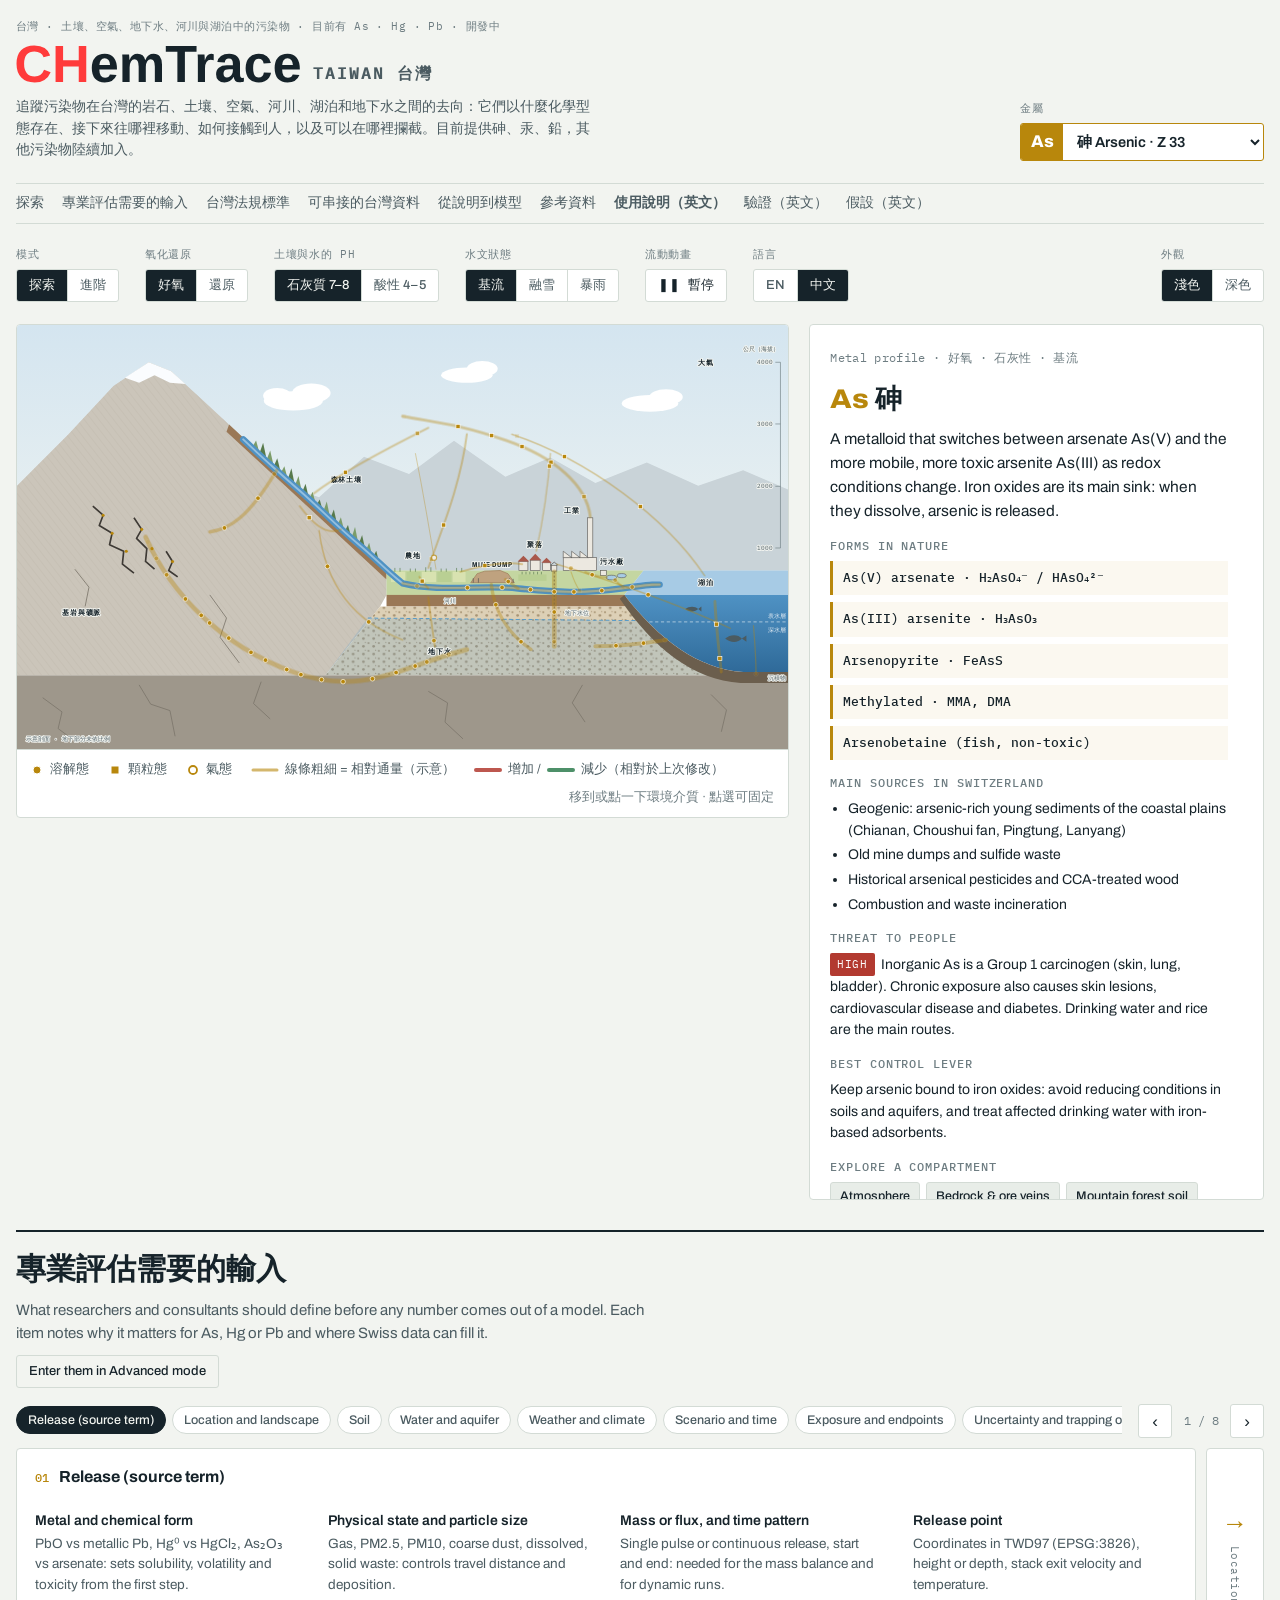
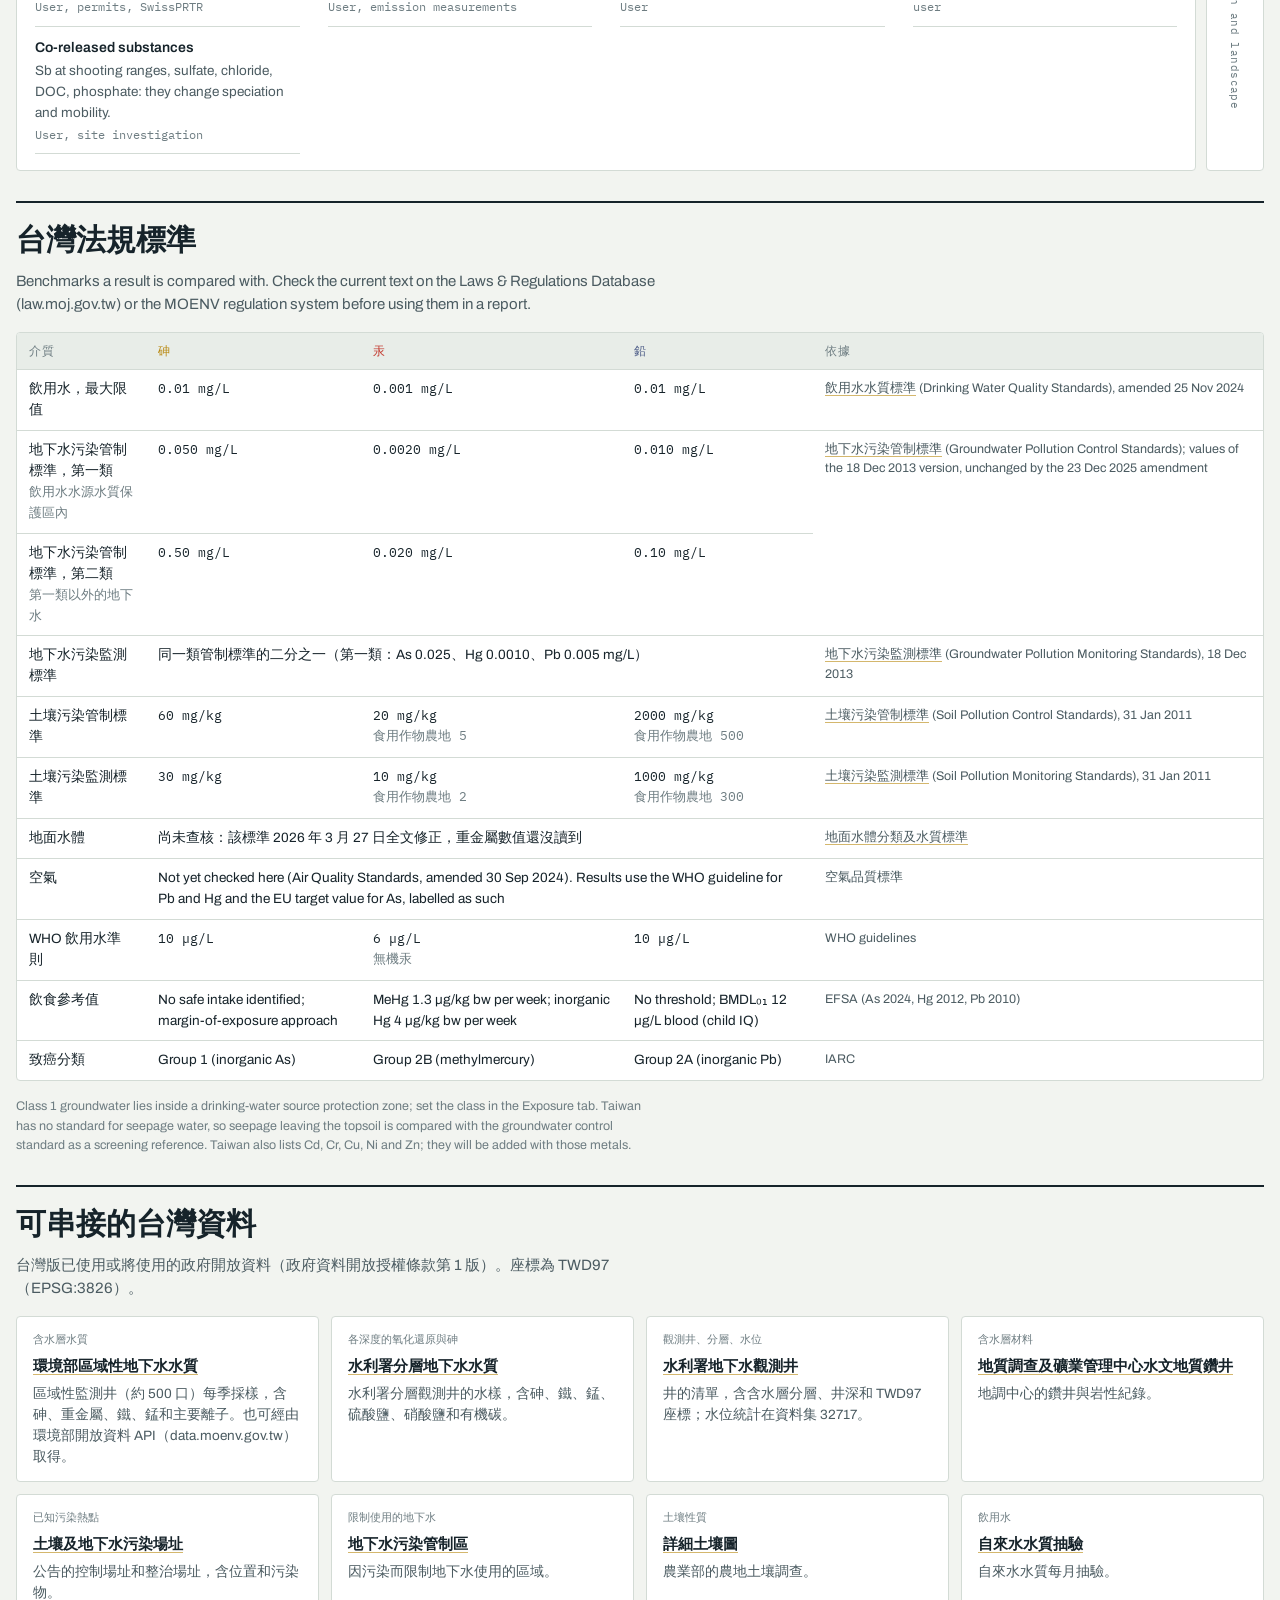
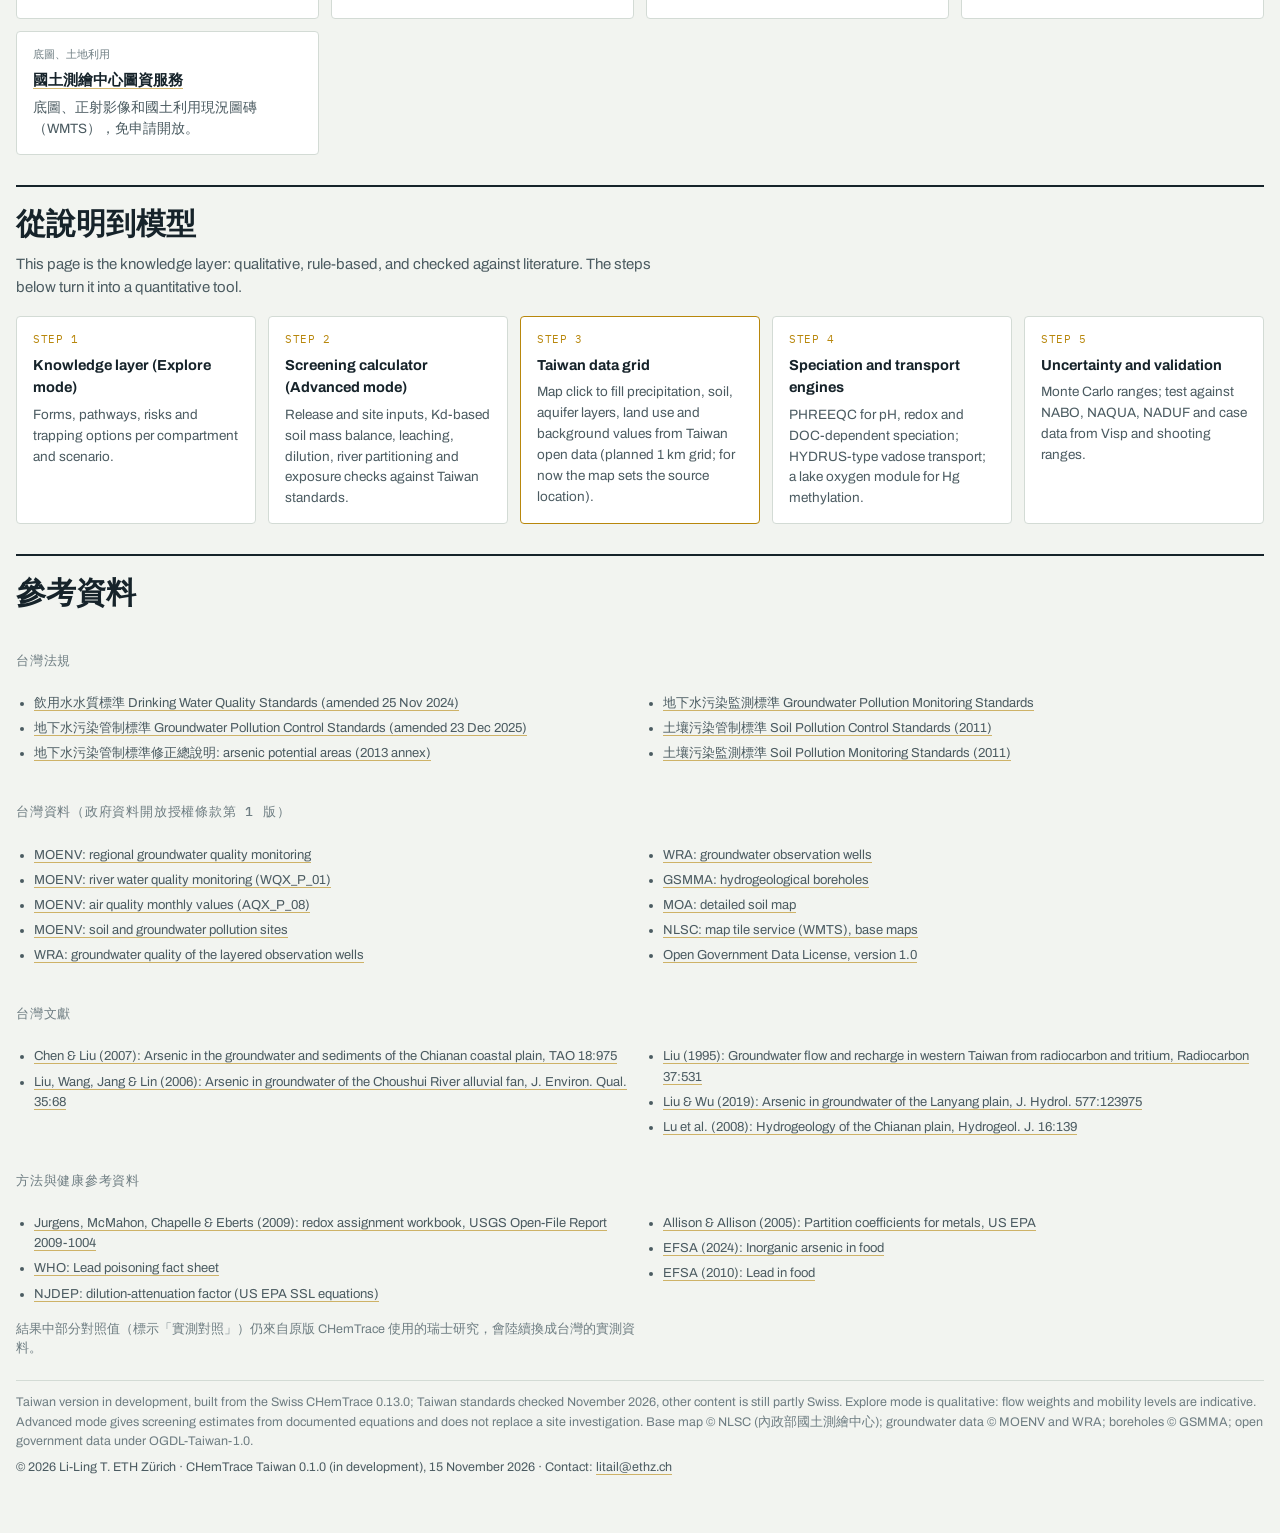
<file: site/index.zh.html>
<!doctype html>
<html lang="zh-Hant">
<head>
<meta charset="utf-8">
<meta name="viewport" content="width=device-width, initial-scale=1, viewport-fit=cover">
<title>CHemTrace Taiwan 台灣污染物傳輸篩選工具</title>
<meta name="description" content="CHemTrace Taiwan follows contaminants through Taiwanese landscapes: what forms they take, where they go, how they reach people and where to trap them, with a screening calculator. Arsenic, mercury and lead now; in development.">
<link rel="icon" href="assets/img/favicon.svg" type="image/svg+xml">
<link rel="stylesheet" href="assets/vendor/leaflet/leaflet.css">
<link rel="stylesheet" href="assets/css/styles.css">
<link rel="alternate" hreflang="en" href="index.html">
<script src="assets/vendor/leaflet/leaflet.js" defer></script>
<script src="assets/js/i18n-zh.js" defer></script>
<script src="assets/js/app.js" defer></script>
</head>
<body>
<div class="wrap">
  <header class="top">
    <div class="title-block">
      <span class="kicker">台灣 · 土壤、空氣、地下水、河川與湖泊中的污染物 · 目前有 As · Hg · Pb · 開發中</span>
      <h1 class="logo"><svg class="logo-svg" viewBox="3.1 -70.8 550.3 72.8" xmlns="http://www.w3.org/2000/svg" role="img" aria-label="CHemTrace Taiwan"><title>CHemTrace Taiwan 台灣污染物傳輸篩選工具</title><path fill="#FF3B3B" d="M38.8 -10.4Q51.9 -10.4 56.9 -23.4L69.5 -18.7Q65.4 -8.7 57.6 -3.9Q49.8 1 38.8 1Q22.2 1 13.2 -8.4Q4.1 -17.8 4.1 -34.7Q4.1 -51.7 12.8 -60.7Q21.6 -69.8 38.2 -69.8Q50.3 -69.8 57.9 -65Q65.5 -60.1 68.6 -50.7L55.9 -47.2Q54.3 -52.4 49.6 -55.4Q44.9 -58.5 38.5 -58.5Q28.7 -58.5 23.7 -52.4Q18.6 -46.4 18.6 -34.7Q18.6 -22.9 23.8 -16.6Q29 -10.4 38.8 -10.4ZM123.3 0V-29.5H93.3V0H78.9V-68.8H93.3V-41.4H123.3V-68.8H137.7V0Z"/><path fill="currentColor" d="M173 1Q161.1 1 154.7 -6.1Q148.3 -13.1 148.3 -26.7Q148.3 -39.7 154.8 -46.8Q161.3 -53.8 173.2 -53.8Q184.6 -53.8 190.6 -46.3Q196.6 -38.7 196.6 -24.2V-23.8H162.7Q162.7 -16.1 165.6 -12.1Q168.5 -8.2 173.7 -8.2Q181 -8.2 182.9 -14.5L195.8 -13.4Q190.2 1 173 1ZM173 -45.2Q168.2 -45.2 165.6 -41.8Q163 -38.4 162.8 -32.4H183.3Q183 -38.8 180.3 -42Q177.6 -45.2 173 -45.2ZM238.1 0V-29.6Q238.1 -43.6 230.1 -43.6Q226 -43.6 223.4 -39.3Q220.8 -35.1 220.8 -28.3V0H207V-41Q207 -45.3 206.9 -48Q206.8 -50.7 206.6 -52.8H219.7Q219.9 -51.9 220.1 -47.9Q220.4 -43.8 220.4 -42.3H220.6Q223.1 -48.4 226.9 -51.1Q230.7 -53.9 235.9 -53.9Q248 -53.9 250.6 -42.3H250.9Q253.6 -48.5 257.4 -51.2Q261.1 -53.9 266.9 -53.9Q274.7 -53.9 278.7 -48.6Q282.8 -43.4 282.8 -33.5V0H269.1V-29.6Q269.1 -43.6 261.1 -43.6Q257.1 -43.6 254.6 -39.7Q252 -35.8 251.8 -29V0ZM326.7 -57.7V0H312.3V-57.7H290.1V-68.8H349V-57.7ZM351.5 0V-40.4Q351.5 -44.8 351.4 -47.7Q351.3 -50.6 351.1 -52.8H364.2Q364.4 -52 364.6 -47.5Q364.8 -43 364.8 -41.6H365Q367 -47.1 368.6 -49.4Q370.2 -51.7 372.3 -52.8Q374.5 -53.9 377.7 -53.9Q380.3 -53.9 381.9 -53.1V-41.7Q378.6 -42.4 376.1 -42.4Q370.9 -42.4 368.1 -38.2Q365.2 -34.1 365.2 -25.9V0ZM402.6 1Q395 1 390.7 -3.2Q386.4 -7.4 386.4 -14.9Q386.4 -23.1 391.7 -27.4Q397.1 -31.7 407.2 -31.8L418.6 -32V-34.7Q418.6 -39.9 416.8 -42.4Q415 -44.9 410.9 -44.9Q407.1 -44.9 405.3 -43.2Q403.5 -41.5 403.1 -37.5L388.8 -38.1Q390.1 -45.8 395.8 -49.8Q401.6 -53.8 411.5 -53.8Q421.5 -53.8 426.9 -48.9Q432.3 -43.9 432.3 -34.9V-15.6Q432.3 -11.2 433.3 -9.5Q434.3 -7.8 436.7 -7.8Q438.2 -7.8 439.7 -8.1V-0.7Q438.5 -0.4 437.5 -0.1Q436.5 0.1 435.5 0.2Q434.6 0.4 433.5 0.5Q432.4 0.6 430.9 0.6Q425.7 0.6 423.3 -2Q420.8 -4.5 420.3 -9.4H420Q414.3 1 402.6 1ZM418.6 -24.5 411.6 -24.4Q406.8 -24.2 404.8 -23.3Q402.8 -22.5 401.7 -20.7Q400.7 -18.9 400.7 -16Q400.7 -12.3 402.4 -10.4Q404.2 -8.6 407 -8.6Q410.3 -8.6 412.9 -10.4Q415.6 -12.1 417.1 -15.2Q418.6 -18.3 418.6 -21.8ZM468.1 1Q456.1 1 449.5 -6.2Q443 -13.3 443 -26.1Q443 -39.2 449.6 -46.5Q456.2 -53.8 468.3 -53.8Q477.6 -53.8 483.7 -49.1Q489.8 -44.4 491.4 -36.2L477.5 -35.5Q477 -39.6 474.6 -42Q472.3 -44.4 468 -44.4Q457.4 -44.4 457.4 -26.7Q457.4 -8.4 468.2 -8.4Q472.1 -8.4 474.7 -10.9Q477.3 -13.3 478 -18.2L491.7 -17.6Q491 -12.2 487.9 -7.9Q484.7 -3.7 479.6 -1.3Q474.5 1 468.1 1ZM523.3 1Q511.4 1 505 -6.1Q498.6 -13.1 498.6 -26.7Q498.6 -39.7 505.1 -46.8Q511.6 -53.8 523.5 -53.8Q534.9 -53.8 540.9 -46.3Q546.9 -38.7 546.9 -24.2V-23.8H513Q513 -16.1 515.8 -12.1Q518.7 -8.2 524 -8.2Q531.2 -8.2 533.2 -14.5L546.1 -13.4Q540.5 1 523.3 1ZM523.3 -45.2Q518.5 -45.2 515.8 -41.8Q513.2 -38.4 513.1 -32.4H533.6Q533.2 -38.8 530.5 -42Q527.8 -45.2 523.3 -45.2Z"/></svg><span class="logo-tw">Taiwan 台灣</span></h1>
      <p class="lede">追蹤污染物在台灣的岩石、土壤、空氣、河川、湖泊和地下水之間的去向：它們以什麼化學型態存在、接下來往哪裡移動、如何接觸到人，以及可以在哪裡攔截。目前提供砷、汞、鉛，其他污染物陸續加入。</p>
    </div>
    <div class="ctl">
      <label class="ctl-label" for="metalSel">金屬</label>
      <div class="metal-pick">
        <span class="msym" id="metalSym" aria-hidden="true">As</span>
        <select id="metalSel">
          <option value="As">砷 Arsenic · Z 33</option>
          <option value="Hg">汞 Mercury · Z 80</option>
          <option value="Pb">鉛 Lead · Z 82</option>
          <option value="Cd">鎘 Cadmium · Z 48</option>
          <option value="Ni">鎳 Nickel · Z 28</option>
          <option value="Cr">鉻 Chromium · Z 24</option>
        </select>
      </div>
    </div>
  </header>

  <nav class="jump" aria-label="Sections">
    <a href="#explorer">探索</a><a href="#inputs">專業評估需要的輸入</a><a href="#limits">台灣法規標準</a><a href="#data">可串接的台灣資料</a><a href="#roadmap">從說明到模型</a><a href="#sources">參考資料</a><a href="manual.html"><b>使用說明（英文）</b></a><a href="validation.html">驗證（英文）</a><a href="assumptions.html">假設（英文）</a>
  </nav>

  <div class="controls" id="explorer">
    <div class="ctl"><span class="ctl-label" id="lblMode">模式</span>
      <div class="seg" role="radiogroup" aria-labelledby="lblMode" id="modeSeg">
        <button role="radio" aria-checked="true" data-mode="explore" id="mExplore">探索</button>
        <button role="radio" aria-checked="false" data-mode="advanced" id="mAdv">進階</button>
      </div></div>
    <div class="ctl" id="ctlDerived" hidden><span class="ctl-label">依你的輸入判定的條件</span><span class="derived" id="derivedTxt"></span></div>
    <div class="ctl" id="ctlRedox"><span class="ctl-label" id="lblRedox">氧化還原</span>
      <div class="seg" role="radiogroup" aria-labelledby="lblRedox" data-key="redox">
        <button role="radio" aria-checked="true" data-v="oxic" id="rdOx">好氧</button>
        <button role="radio" aria-checked="false" data-v="reducing" id="rdRed">還原</button>
      </div></div>
    <div class="ctl" id="ctlPh"><span class="ctl-label" id="lblPh">土壤與水的 pH</span>
      <div class="seg" role="radiogroup" aria-labelledby="lblPh" data-key="ph">
        <button role="radio" aria-checked="true" data-v="calc" id="phCalc">石灰質 7–8</button>
        <button role="radio" aria-checked="false" data-v="acid" id="phAcid">酸性 4–5</button>
      </div></div>
    <div class="ctl"><span class="ctl-label" id="lblWater">水文狀態</span>
      <div class="seg" role="radiogroup" aria-labelledby="lblWater" data-key="water">
        <button role="radio" aria-checked="true" data-v="base" id="wBase">基流</button>
        <button role="radio" aria-checked="false" data-v="melt" id="wMelt">融雪</button>
        <button role="radio" aria-checked="false" data-v="storm" id="wStorm">暴雨</button>
      </div></div>
    <div class="ctl"><span class="ctl-label">流動動畫</span>
      <button class="playbtn" id="playBtn" aria-pressed="false"><span id="playIcon">❚❚</span> <span id="playTxt">暫停</span></button></div>
    <div class="ctl"><span class="ctl-label" id="lblLang">語言</span>
      <div class="seg" role="radiogroup" aria-labelledby="lblLang" id="langSeg">
        <button role="radio" aria-checked="false" data-lang="en" lang="en">EN</button>
        <button role="radio" aria-checked="true" data-lang="zh" lang="zh-Hant">中文</button>
      </div></div>
    <div class="ctl ctl-end"><span class="ctl-label" id="lblTheme">外觀</span>
      <div class="seg" role="radiogroup" aria-labelledby="lblTheme" id="themeSeg">
        <button role="radio" aria-checked="true" data-theme="light" id="thLight">淺色</button>
        <button role="radio" aria-checked="false" data-theme="dark" id="thDark">深色</button>
      </div></div>
  </div>

  <section class="adv" id="adv" hidden aria-labelledby="advTitle">
    <div class="adv-bar">
      <div class="adv-title">
        <h2 id="advTitle">情境輸入</h2>
        <p>輸入釋放情形和場址資料。結果會隨輸入即時更新，顯示在剖面圖、側邊欄和下方的「篩選結果」。</p>
      </div>
      <div class="adv-actions">
        <label class="mini" for="presetSel">地區預設</label>
        <select id="presetSel"></select>
        <button class="btn ghost" id="applyPreset">套用預設</button>
        <button class="btn" id="loadExample">載入範例</button>
        <button class="btn ghost" id="copyJson">複製輸入</button>
        <button class="btn ghost" id="pasteJson">貼上輸入</button>
        <button class="btn ghost" id="copyReport">複製報告</button>
      </div>
    </div>
    <div class="json-box" id="jsonBox" hidden>
      <label class="mini" for="jsonTxt">輸入（JSON 格式）</label>
      <textarea id="jsonTxt" rows="7" spellcheck="false"></textarea>
      <div class="json-row"><button class="btn" id="jsonApply">套用</button><button class="btn ghost" id="jsonClose">關閉</button><span class="mini" id="jsonMsg" role="status"></span></div>
    </div>
    <div class="site-pick" id="sitePick">
      <div class="sp-head"><h3>在台灣選一個地點</h3><p>點選地圖或輸入 TWD97 座標（TM2 121°，EPSG:3826）。這個點會成為擴散地圖上的污染源位置。台灣資料網格建好之前，場址數值（氣候、土壤、含水層）請在下方輸入。</p></div>
      <div class="sp-map" id="spMap" aria-label="台灣地圖：點選以選擇地點"></div>
      <div class="sp-side">
        <div class="sp-coords">
          <div class="f"><label class="mini" for="spE">E (TWD97)</label><input id="spE" type="number" step="any" inputmode="decimal" placeholder="165347"></div>
          <div class="f"><label class="mini" for="spN">N (TWD97)</label><input id="spN" type="number" step="any" inputmode="decimal" placeholder="2586676"></div>
          <button class="btn ghost" id="spGo">查詢</button>
        </div>
        <div class="sp-info" id="spInfo"><p>尚未選擇地點。</p></div>
        <button class="btn" id="spApply" disabled>設為污染源位置</button>
      </div>
    </div>
    <div class="tabs" role="tablist" id="advTabs" aria-label="輸入分組"></div>
    <div id="advPanels"></div>
  </section>

  <div class="explorer">
    <div class="stage">
      <div class="stage-scroll">
<svg id="scene" viewBox="0 0 1200 660" role="group" aria-label="Schematic profile of a catchment. Each compartment can be selected.">
  <defs>
    <linearGradient id="gSky" x1="0" y1="0" x2="0" y2="1"><stop offset="0" class="st-top"/><stop offset="1" class="st-bot"/></linearGradient>
    <linearGradient id="gLake" x1="0" y1="0" x2="0" y2="1"><stop offset="0" class="st-w1"/><stop offset="1" class="st-w2"/></linearGradient>
    <pattern id="pGravel" width="16" height="12" patternUnits="userSpaceOnUse">
      <rect width="16" height="12" class="s-gravel"/><circle cx="3" cy="3" r="1.6" class="s-gdot"/><circle cx="11" cy="8" r="2.1" class="s-gdot"/><circle cx="14" cy="2" r="1" class="s-gdot"/>
    </pattern>
    <pattern id="pHatch" width="9" height="9" patternUnits="userSpaceOnUse" patternTransform="rotate(-38)">
      <line x1="0" y1="0" x2="0" y2="9" class="s-hatch"/>
    </pattern>
  </defs>

  <g id="scenery" pointer-events="none">
    <rect x="0" y="0" width="1200" height="420" fill="url(#gSky)"/>
    <g id="sun"><circle cx="70" cy="62" r="20" class="s-sun"/></g>
    <path class="s-ridge" d="M300,382 L360,300 L420,250 L470,268 L540,205 L610,232 L680,180 L760,236 L830,206 L900,246 L980,214 L1060,250 L1130,226 L1200,256 L1200,382 Z"/>
    <g class="s-cloud">
      <ellipse cx="430" cy="118" rx="46" ry="15"/><ellipse cx="458" cy="106" rx="30" ry="15"/><ellipse cx="405" cy="110" rx="22" ry="12"/>
      <ellipse cx="700" cy="78" rx="40" ry="12"/><ellipse cx="724" cy="68" rx="24" ry="12"/>
      <ellipse cx="985" cy="122" rx="44" ry="13"/><ellipse cx="1010" cy="112" rx="26" ry="12"/>
    </g>
    <g id="rain">
      <line x1="402" y1="136" x2="394" y2="156" class="s-rain"/><line x1="418" y1="138" x2="410" y2="160" class="s-rain"/><line x1="434" y1="136" x2="426" y2="158" class="s-rain"/><line x1="450" y1="134" x2="442" y2="154" class="s-rain"/><line x1="466" y1="132" x2="458" y2="152" class="s-rain"/>
      <line x1="968" y1="138" x2="960" y2="158" class="s-rain"/><line x1="984" y1="140" x2="976" y2="162" class="s-rain"/><line x1="1000" y1="138" x2="992" y2="158" class="s-rain"/><line x1="1016" y1="136" x2="1008" y2="156" class="s-rain"/>
    </g>

    <!-- bedrock band and mountain -->
    <rect x="0" y="545" width="1200" height="115" class="s-bed"/>
    <path class="s-rock" d="M0,545 L0,250 L80,170 L150,95 L205,58 L240,72 L290,118 L575,382 L575,420 L565,438 L480,545 Z"/>
    <path fill="url(#pHatch)" d="M0,545 L0,250 L80,170 L150,95 L205,58 L240,72 L290,118 L575,382 L575,420 L565,438 L480,545 Z"/>
    <g class="s-frac">
      <path d="M40,580 l30,22 l-6,26 l24,18"/><path d="M190,560 l18,30 l30,10 l8,40"/><path d="M380,555 l-12,34 l26,24"/><path d="M640,570 l30,18 l-4,30 l28,26"/><path d="M880,560 l-16,28 l20,30"/><path d="M1080,575 l24,24 l-8,34"/>
      <path d="M300,420 l26,36 l-10,30 l30,40"/><path d="M90,380 l22,28 l-6,30"/>
    </g>
    <g class="s-ore">
      <path d="M118,282 l16,14 l-6,16 l20,12 l-4,18 l22,10 l-2,20 l18,14"/>
      <path d="M182,300 l12,18 l-8,14 l16,16 l-2,20 l14,12"/>
      <path d="M232,352 l10,16 l-6,14 l14,10"/>
    </g>
    <g class="s-glint"><circle cx="134" cy="296" r="2.4"/><circle cx="148" cy="324" r="2.4"/><circle cx="194" cy="318" r="2.4"/><circle cx="170" cy="352" r="2.4"/><circle cx="210" cy="348" r="2.4"/><circle cx="242" cy="368" r="2.4"/></g>

    <!-- glacier removed: Taiwan has no glaciers (step_coast.py) -->
    <path class="s-snow" d="M168,82 L205,58 L240,72 L262,92 L238,90 L214,78 L190,90 Z"/>

    <!-- forest -->
    <path class="s-soil" d="M330,155 L575,382 L575,396 L326,166 Z"/>
    <g id="trees"></g>

    <!-- valley floor -->
    <path class="s-meadow" d="M575,382 L975,382 L945,420 L575,420 Z"/>
    <g id="fields">
      <rect x="582" y="384" width="22" height="16" class="s-f1"/><rect x="606" y="384" width="22" height="16" class="s-f2"/><rect x="630" y="384" width="22" height="16" class="s-f1"/><rect x="654" y="384" width="22" height="16" class="s-f2"/><rect x="678" y="384" width="20" height="16" class="s-f1"/>
      <g class="s-crop"><path d="M588,384 v-6 M596,384 v-6 M612,384 v-5 M620,384 v-5 M636,384 v-7 M644,384 v-7 M660,384 v-5 M668,384 v-5 M684,384 v-6 M692,384 v-6"/></g>
    </g>
    <rect x="575" y="420" width="372" height="18" class="s-soil"/>

    <!-- aquifer -->
    <path fill="url(#pGravel)" d="M565,438 L947,438 C985,475 1025,510 1075,545 L480,545 Z"/>
    <path class="s-sat" d="M546,456 L966,460 C995,488 1032,520 1075,545 L480,545 Z"/>
    <path class="s-wt" d="M546,456 L966,460"/>

    <!-- contaminated site mound -->
    <path class="s-soil-l" d="M706,401 L716,387 L728,383 L752,382 L764,387 L774,401 Z"/>
    <g class="s-line"><path d="M710,401 v-7 M718,401 v-7 M766,401 v-7 M772,401 v-6"/></g>

    <!-- village + well -->
    <rect x="780" y="388" width="44" height="10" class="s-f2"/>
    <g class="s-crop"><path d="M786,388 v-4 M792,388 v-4 M798,388 v-4 M804,388 v-4 M810,388 v-4 M816,388 v-4"/></g>
    <rect x="781" y="368" width="14" height="14" class="s-bld"/><path class="s-roof" d="M779,368 L788,359 L797,368 Z"/>
    <rect x="799" y="366" width="15" height="16" class="s-bld"/><path class="s-roof" d="M797,366 L806.5,356 L816,366 Z"/>
    <rect x="818" y="370" width="12" height="12" class="s-bld"/><path class="s-roof" d="M816,370 L824,362 L832,370 Z"/>
    <rect x="832" y="374" width="8" height="9" class="s-bld"/><path class="s-line" d="M830,374 L836,369 L842,374"/>
    <path class="s-pipe" d="M836,384 L836,500"/>

    <!-- industry -->
    <rect x="850" y="362" width="52" height="20" class="s-bld"/>
    <path class="s-bld" d="M850,362 L850,352 L863,362 L863,352 L876,362 L876,352 L889,362 Z"/>
    <rect x="888" y="300" width="8" height="62" class="s-bld"/>

    <!-- WWTP (ARA) -->
    <rect x="908" y="382" width="9" height="8" class="s-bld"/>
    <ellipse cx="925" cy="393" rx="8" ry="3.6" class="s-basin"/><ellipse cx="941" cy="390" rx="7" ry="3.2" class="s-basin"/>

    <!-- lake -->
    <path class="s-lake-top" d="M975,382 L1200,382 L1200,420 L945,420 Z"/>
    <path fill="url(#gLake)" d="M945,420 L1200,420 L1200,540 L1130,540 C1060,535 1000,490 945,420 Z"/>
    <path class="s-thermo" d="M984,462 L1200,462"/>
    <path class="s-sed" d="M945,420 C1000,490 1060,535 1130,540 L1200,540 L1200,557 L1126,557 C1052,552 990,503 938,426 Z"/>
    <path class="s-fish" d="M1102,488 c8,-7 20,-7 26,0 l7,-5 l0,10 l-7,-5 c-6,7 -18,7 -26,0 Z"/>
    <path class="s-fish" d="M1040,442 c6,-5 15,-5 20,0 l5,-4 l0,8 l-5,-4 c-5,5 -14,5 -20,0 Z"/>

    <!-- river -->
    <path id="riverLine" class="s-river" d="M352,178 C380,205 410,232 440,258 S500,315 530,340 S570,378 600,402 C660,416 720,404 780,410 S880,418 940,410 S975,405 1000,404"/>
    <path class="s-river2" d="M352,178 C380,205 410,232 440,258 S500,315 530,340 S570,378 600,402 C660,416 720,404 780,410 S880,418 940,410 S975,405 1000,404"/>

    <!-- elevation scale -->
    <g>
      <text x="1186" y="40" text-anchor="end" class="lbl-s">公尺（海拔）</text>
      <path class="s-tick" d="M1188,58 L1188,347 M1180,58 h8 M1180,154 h8 M1180,251 h8 M1180,347 h8"/>
      <text x="1176" y="61" text-anchor="end" class="lbl-s">4000</text><text x="1176" y="157" text-anchor="end" class="lbl-s">3000</text><text x="1176" y="254" text-anchor="end" class="lbl-s">2000</text><text x="1176" y="350" text-anchor="end" class="lbl-s">1000</text>
    </g>

    <!-- labels -->
    <text x="1060" y="62" class="lbl">大氣</text>
    <text x="70" y="452" class="lbl">基岩與礦脈</text>
    <text x="488" y="244" class="lbl">森林土壤</text>
    <text x="604" y="362" class="lbl">農地</text>
    <text x="740" y="376" class="lbl" text-anchor="middle" id="siteLbl">礦渣堆</text>
    <text x="806" y="345" class="lbl" text-anchor="middle">聚落</text>
    <text x="876" y="292" class="lbl" text-anchor="end">工業</text>
    <text x="926" y="372" class="lbl" text-anchor="middle">污水廠</text>
    <text x="664" y="433" class="lbl-s">河川</text>
    <text x="1060" y="404" class="lbl">湖泊</text>
    <text x="1196" y="456" text-anchor="end" class="lbl-w">表水層</text>
    <text x="1196" y="478" text-anchor="end" class="lbl-w">深水層</text>
    <text x="1196" y="553" text-anchor="end" class="lbl-s">沉積物</text>
    <text x="640" y="512" class="lbl">地下水</text>
    <text x="852" y="452" class="lbl-s">地下水位</text>
    <text x="14" y="648" class="lbl-s">示意剖面 · 地下部分未依比例</text>
  </g>

  <g id="guides" pointer-events="none"></g>
  <g id="particles" pointer-events="none"></g>

  <g id="hits">
    <rect class="hit" data-c="air" x="0" y="0" width="1200" height="382" pointer-events="all"/>
    <path class="hit" data-c="bedrock" pointer-events="all" d="M0,545 L0,250 L80,170 L150,95 L205,58 L240,72 L290,118 L330,155 L326,166 L575,396 L575,420 L565,438 L480,545 Z M0,545 L1200,545 L1200,660 L0,660 Z"/>
    <path class="hit" data-c="gw" pointer-events="all" d="M565,438 L947,438 C985,475 1025,510 1075,545 L480,545 Z"/>
    <path class="hit" data-c="farm" pointer-events="all" d="M578,368 L703,368 L703,438 L578,438 Z"/>
    <path class="hit" data-c="site" pointer-events="all" d="M704,368 L776,368 L776,438 L704,438 Z"/>
    <path class="hit" data-c="people" pointer-events="all" d="M777,350 L844,350 L844,438 L777,438 Z"/>
    <path class="hit" data-c="town" pointer-events="all" d="M845,290 L904,290 L904,438 L845,438 Z"/>
    <path class="hit" data-c="wwtp" pointer-events="all" d="M905,378 L952,378 L944,426 L905,426 Z"/>
    <path class="hit" data-c="forest" pointer-events="all" d="M366,166 L575,354 L575,396 L326,166 Z"/>
    <path class="hit" data-c="lake" pointer-events="all" d="M975,382 L1200,382 L1200,540 L1130,540 C1060,535 1000,490 945,420 Z"/>
    <path class="hit" data-c="sediment" pointer-events="all" d="M945,420 C1000,490 1060,535 1130,540 L1200,540 L1200,560 L1124,560 C1048,555 985,505 935,428 Z"/>
    <path class="hit river-hit" data-c="river" pointer-events="stroke" d="M352,178 C380,205 410,232 440,258 S500,315 530,340 S570,378 600,402 C660,416 720,404 780,410 S880,418 940,410 S975,405 1000,404"/>
  </g>
  <g id="relMark" pointer-events="none"></g>
  <g id="badges" pointer-events="none"></g>
  <g id="chgLabels" pointer-events="none"></g>
</svg>
<p class="sr-only" id="chgLive" aria-live="polite"></p>
      </div>
      <div class="legend">
        <span class="k"><svg width="12" height="12" aria-hidden="true"><circle cx="6" cy="6" r="4" class="pt-d"/></svg> 溶解態</span>
        <span class="k"><svg width="12" height="12" aria-hidden="true"><rect x="2" y="2" width="8" height="8" class="pt-p"/></svg> 顆粒態</span>
        <span class="k"><svg width="12" height="12" aria-hidden="true"><circle cx="6" cy="6" r="4" class="pt-g"/></svg> 氣態</span>
        <span class="k"><svg width="26" height="8" aria-hidden="true"><line x1="1" y1="4" x2="25" y2="4" class="guide" stroke-width="3" style="opacity:.6"/></svg> 線條粗細 = 相對通量（示意）</span>
        <span class="k"><svg width="26" height="8" aria-hidden="true"><line x1="1" y1="4" x2="25" y2="4" class="guide chg-up" stroke-width="4"/></svg> 增加 / <svg width="26" height="8" aria-hidden="true"><line x1="1" y1="4" x2="25" y2="4" class="guide chg-down" stroke-width="4"/></svg> 減少（相對於上次修改）</span>
        <span class="hint">移到或點一下環境介質 · 點選可固定</span><span class="swipe hint">左右滑動剖面圖 · 點一下環境介質</span>
      </div>
    </div>

    <aside class="panel" id="panel" aria-live="polite"></aside>
  </div>

  <!-- RESULTS -->
  <section class="sec" id="results" hidden>
    <div class="sec-head">
      <h2>篩選結果</h2>
      <p id="resIntro"></p>
    </div>
    <aside class="intended" aria-label="Intended use">
      <p><b>Intended use.</b> An overview of the whole system: where the metal goes, which place to act on first and what to measure, so you can form assumptions and a first plan. Check that plan with site data and the specialised models under <a href="#further">Take it further</a>. Also for teaching and comparing scenarios. <b>Not for</b> deciding under the AltlV whether a site must be investigated further or remediated, designing remediation, predicting concentrations or arrival times at a specific well, or individual health-risk assessments. Several defaults are assumptions that experts have not yet reviewed.</p>
      <p class="imeta"><a href="manual.html#intended">適用範圍與限制（英文）</a> · <a href="assumptions.html">全部假設（英文）</a> · <a href="validation.html">Validation</a> · CHemTrace Taiwan 0.1.0 (in development), 15 November 2026 · Feedback: <a href="mailto:litail@ethz.ch">litail@ethz.ch</a></p>
    </aside>
    <div class="res-grid" id="resGrid"></div>
    <div class="spread" id="spread">
      <div class="bud-head">
        <h3>該在哪裡處理：隨時間的擴散</h3>
        <p>Red marks where the metal is above the chosen Taiwan standard at the best estimate (groundwater; for releases to air, also topsoil); amber where at least 10% of the uncertainty runs are above it. Use it to decide where to remove or cover soil, which wells and springs to protect, and where to place monitoring.</p>
      </div>
      <div class="sp-dir" id="spDir"></div>
      <div class="bud-ctl">
        <div class="ctl"><span class="ctl-label" id="lblSpT">釋放開始後的年數</span>
          <div class="sp-time"><button class="playbtn" id="spPlay" aria-pressed="false">▶ 播放</button><input type="range" id="spT" min="0" max="5" step="1" value="2" aria-labelledby="lblSpT"><output id="spTout" for="spT">10 years</output></div></div>
        <div class="ctl"><label class="ctl-label" for="spLim">地下水比較標準</label><select id="spLim"><option value="tbdv">飲用水水質標準</option><option value="altl">地下水污染管制標準（分類在「暴露」分頁設定）</option></select></div>
      </div>
      <div class="sp-body">
        <div class="sp-mapwrap">
          <div class="sp-map2" id="spMap2" role="region" aria-label="Spread map"></div>
          <div class="sp-drawer" id="spDrawer" role="region" aria-labelledby="spDrawerTitle">
            <div class="sp-drawer-hd"><h4 id="spDrawerTitle">輔助圖層</h4><button type="button" class="sp-drawer-x" id="spDrawerX" aria-label="Close support layers">×</button></div>
              <fieldset class="sp-layers" id="spLayers"><legend class="sr-only">輔助圖層</legend>
                <p class="mini">監測井、空品測站和水源保護區圖層已可使用。之後加入：地下水污染管制區、砷潛勢範圍和地質（步驟 2e）。</p>
                <label><input type="checkbox" data-ov="wellsM" autocomplete="off"><span>環境部地下水監測井 <small>紅色：所選金屬的中位數超過飲用水標準；點選井可看數值</small></span></label>
                <label><input type="checkbox" data-ov="wellsR" autocomplete="off"><span>水利署觀測井（第一層） <small>顏色：氧化還原分級；點選井可看氯鹽</small></span></label>
                <label><input type="checkbox" data-ov="air" autocomplete="off"><span>環境部空品測站 <small>PM10 和 PM2.5，2023–2025 完整年份的平均；灰色：交通站</small></span></label>
                <label><input type="checkbox" data-ov="pz" autocomplete="off"><span>飲用水水源水質保護區 <small>藍色：保護區（第一類地下水）；紫色虛線：取水口一定距離</small></span></label>
                <label><input type="checkbox" id="spTerrDir" checked autocomplete="off"><span>地形方向箭頭 <small>僅供替代，不是量測值；需要高程網格（規劃中）</small></span></label>
              </fieldset>
          </div>
        </div>
        <div class="sp-side">
          <button type="button" class="sp-layers-btn" id="spLayersBtn" aria-expanded="false" aria-controls="spDrawer"><span class="chev" aria-hidden="true">‹</span><span>輔助圖層<small>監測井、空品測站、水源保護區</small></span><span class="cnt" id="spLayersCnt"></span></button>
          <ul class="sp-legend" aria-label="Map legend">
            <li><i class="lg-fill crit"></i>超過標準（最佳估計）</li>
            <li><i class="lg-fill warn"></i>可能超過（至少 10% 的模擬）</li>
            <li><i class="lg-box"></i>污染源範圍：表土超過台灣土壤標準時顯示紅色或黃色</li>
            <li><i class="lg-pt rel"></i>釋放點</li>
            <li><i class="lg-path"></i>沖蝕土壤的逕流路徑</li>
            <li><i class="lg-pt reach"></i>逕流進入河道的位置</li>
            <li><i class="lg-pt collect"></i>逕流匯集處（附近沒有河道）</li>
            <li><i class="lg-arrow"></i>你設定的地下水流向</li>
            <li><i class="lg-arrow dash"></i>地形方向（僅供替代）</li>
            <li><i class="lg-arrow wind"></i>盛行風的去向（空氣釋放）</li>
          </ul>
        </div>
      </div>
      <div class="sp-act"><h4>第 <span id="spActT">10</span> 年該處理的地方</h4><ul class="trap" id="spAct"></ul></div>
      <p class="sp-note">A screening picture to plan where to look, sample and act, not a map of measured contamination. Groundwater spread: Domenico (1987) screening plume with your aquifer inputs. Deposition from air: long-term plume averaged over wind sectors, with dry and wet deposition by particle size. Terrain and streams: not yet available for Taiwan (elevation grid planned).</p>
    </div>
    <div class="budget" id="budget">
      <div class="bud-head">
        <h3 id="budTitle">一年後金屬在哪裡？</h3>
        <p>質量收支：追蹤每一公斤釋放的金屬目前在哪裡。各列合計為 100%。上方的結果是濃度；這裡顯示的是數量。</p>
      </div>
      <div class="bud-ctl">
        <div class="ctl"><span class="ctl-label" id="lblBudT">釋放開始後的時間</span>
          <div class="seg" role="radiogroup" aria-labelledby="lblBudT" id="budTSeg"></div></div>
        <div class="ctl"><label class="ctl-label" for="floodSel">洪水</label><select id="floodSel"></select></div>
      </div>
      <div class="bud-table" id="budRows" role="table" aria-label="Mass budget by compartment"></div>
      <ul class="bud-note" id="budNote"></ul>
      <div class="bud-head"><h4>100 年內各處所占比例</h4><p>對數刻度，小比例也看得到。釋放與洪水設定同上。</p></div>
      <div class="ser" id="serChart"></div>
    </div>
    <div class="fphase pal" id="forms">
      <div class="bud-head">
        <h3 id="formsTitle">哪些化學型態、在哪一相：五種情境</h3>
        <p>The same release under five sets of conditions. For each, the share of the released metal in soil and sediment, water and air, and which chemical forms make up each phase. Hover a bar segment for its share.</p>
      </div>
      <div id="formsBody"></div>
      <p class="sp-note">Masses come from the mass budget rerun for each scenario. The split into forms follows indicative rules from general geochemistry (see the equations and assumptions below), so read the shares as orders of magnitude. In water, the solid-bound forms are metal carried on suspended particles. These are indicative classes, not a speciation calculation: species distributions need thermodynamics with measured pH and concentrations. Enter your analysis on the Water analysis tab and use the PHREEQC export under <a href="#further">Take it further</a>.</p>
    </div>
    <div class="sens" id="sens">
      <div class="bud-head">
        <h3>不確定性主要來自哪裡？</h3>
        <p>在蒙地卡羅模擬中，哪一個不確定的輸入最影響結果。先量測排第一的，最能縮小範圍。</p>
      </div>
      <div class="ctl"><label class="ctl-label" for="sensSel">Result</label><select id="sensSel"></select></div>
      <div class="sens-table" id="sensRows"></div>
      <p class="sens-note" id="sensNote"></p>
    </div>
    <div class="sugg"><h3>在哪裡、用什麼方法攔截</h3><ul class="trap" id="suggList"></ul></div>
    <div class="further" id="further">
      <div class="bud-head">
        <h3>進一步分析：專門模型</h3>
        <p>This site gives the overview of the whole system: where the metal goes, which place to act on first and what to measure. Once you have a first plan, check the part that matters with a specialised model. Each file is a starting point filled with your current inputs; values marked ASSUMED must be replaced with site data.</p>
      </div>
      <div class="fx-grid">
        <div class="fx">
          <h4>PHREEQC <small>USGS, free</small></h4>
          <p>Speciation, mineral solubility and sorption on iron oxides, then a 1D column to the water table or the receptor. Checks the Kd and seepage concentration used here.</p>
          <p class="fx-need">你還需要：主要離子分析、鹼度和 Eh。</p>
          <button class="btn" data-x="phreeqc">下載輸入檔</button><span class="fx-file" data-xn="phreeqc"></span>
        </div>
        <div class="fx">
          <h4>HYDRUS-1D <small>PC-Progress, free version</small></h4>
          <p>Water and metal moving through the unsaturated soil with real weather: arrival time and concentration at the water table.</p>
          <p class="fx-need">你還需要：土壤質地或水力性質、逐日氣象資料和實測的 Kd。</p>
          <button class="btn" data-x="hydrus">下載參數表</button><span class="fx-file" data-xn="hydrus"></span>
        </div>
        <div class="fx">
          <h4>MODFLOW 6 with transport <small>USGS, free, via FloPy</small></h4>
          <p>Groundwater flow and the plume in plan view: which well, spring or river is reached, when, and how large the area above the limit is.</p>
          <p class="fx-need">你還需要：地下水位圖、邊界條件、抽水量和水力傳導係數分布。</p>
          <button class="btn" data-x="modflow">下載 Python 程式</button><span class="fx-file" data-xn="modflow"></span>
        </div>
        <div class="fx">
          <h4>全部輸入與結果 <small>JSON</small></h4>
          <p>Every input, result, uncertainty range, mass budget and form split of this run, for records, other tools or rerunning it with <code>SMP.run</code>.</p>
          <p class="fx-need">Open with any text editor or script.</p>
          <button class="btn ghost" data-x="json">下載 JSON</button><span class="fx-file" data-xn="json"></span>
        </div>
      </div>
      <p class="fx-warn" id="furtherNote" hidden></p>
      <p class="sp-note">The files carry the screening values so you can compare. They are tested with PHREEQC 3 (minteq.v4.dat) and MODFLOW 6.7 with FloPy 3.11. The HYDRUS-1D sheet lists the values to enter in its dialogs, because HYDRUS project files depend on the program version.</p>
    </div>
    <details class="methods"><summary>篩選公式與假設</summary><div id="methods"></div></details>
  </section>

  <!-- INPUTS -->
  <section class="sec" id="inputs">
    <div class="sec-head">
      <h2>專業評估需要的輸入</h2>
      <p>What researchers and consultants should define before any number comes out of a model. Each item notes why it matters for As, Hg or Pb and where Swiss data can fill it.</p>
      <button class="btn ghost" id="goAdv">Enter them in Advanced mode</button>
    </div>
    <div class="car" id="inputCar" aria-roledescription="carousel" aria-label="輸入分組">
      <div class="car-head">
        <div class="car-tabs" id="carTabs"></div>
        <div class="car-ctrl">
          <button class="car-btn" id="carPrev" aria-label="Previous group">‹</button>
          <span class="car-count" id="carCount" aria-live="polite"></span>
          <button class="car-btn" id="carNext" aria-label="Next group">›</button>
        </div>
      </div>
      <div class="car-body">
        <div class="car-groups" id="inputGroups"></div>
        <button class="car-side" id="carSide" aria-label="Next group"><span class="arr">→</span><small id="carNextName"></small></button>
      </div>
    </div>
  </section>

  <!-- LIMITS -->
  <section class="sec" id="limits">
    <div class="sec-head">
      <h2>台灣法規標準</h2>
      <p>Benchmarks a result is compared with. Check the current text on the Laws &amp; Regulations Database (law.moj.gov.tw) or the MOENV regulation system before using them in a report.</p>
    </div>
    <div class="tbl-wrap">
      <table>
        <thead><tr><th>介質</th><th class="m-as">砷</th><th class="m-hg">汞</th><th class="m-pb">鉛</th><th>依據</th></tr></thead>
        <tbody>
          <tr><td>飲用水，最大限值</td><td class="num">0.01 mg/L</td><td class="num">0.001 mg/L</td><td class="num">0.01 mg/L</td><td class="basis"><a href="https://law.moj.gov.tw/LawClass/LawAll.aspx?PCODE=O0040019" target="_blank" rel="noopener">飲用水水質標準</a> (Drinking Water Quality Standards), amended 25 Nov 2024</td></tr>
          <tr><td>地下水污染管制標準，第一類<br><span class="note">飲用水水源水質保護區內</span></td><td class="num">0.050 mg/L</td><td class="num">0.0020 mg/L</td><td class="num">0.010 mg/L</td><td class="basis" rowspan="2"><a href="https://oaout.moenv.gov.tw/law/LawContent.aspx?id=FL015529" target="_blank" rel="noopener">地下水污染管制標準</a> (Groundwater Pollution Control Standards); values of the 18 Dec 2013 version, unchanged by the 23 Dec 2025 amendment</td></tr>
          <tr><td>地下水污染管制標準，第二類<br><span class="note">第一類以外的地下水</span></td><td class="num">0.50 mg/L</td><td class="num">0.020 mg/L</td><td class="num">0.10 mg/L</td></tr>
          <tr><td>地下水污染監測標準</td><td colspan="3">同一類管制標準的二分之一（第一類：As 0.025、Hg 0.0010、Pb 0.005 mg/L）</td><td class="basis"><a href="https://law.moj.gov.tw/LawClass/LawAll.aspx?pcode=O0110013" target="_blank" rel="noopener">地下水污染監測標準</a> (Groundwater Pollution Monitoring Standards), 18 Dec 2013</td></tr>
          <tr><td>土壤污染管制標準</td><td class="num">60 mg/kg</td><td class="num">20 mg/kg<br><span class="note">食用作物農地 5</span></td><td class="num">2000 mg/kg<br><span class="note">食用作物農地 500</span></td><td class="basis"><a href="https://law.moj.gov.tw/LawClass/LawAll.aspx?PCODE=O0110005" target="_blank" rel="noopener">土壤污染管制標準</a> (Soil Pollution Control Standards), 31 Jan 2011</td></tr>
          <tr><td>土壤污染監測標準</td><td class="num">30 mg/kg</td><td class="num">10 mg/kg<br><span class="note">食用作物農地 2</span></td><td class="num">1000 mg/kg<br><span class="note">食用作物農地 300</span></td><td class="basis"><a href="https://www.epb.taichung.gov.tw/media/520975/土壤污染監測標準.pdf" target="_blank" rel="noopener">土壤污染監測標準</a> (Soil Pollution Monitoring Standards), 31 Jan 2011</td></tr>
          <tr><td>地面水體</td><td colspan="3">尚未查核：該標準 2026 年 3 月 27 日全文修正，重金屬數值還沒讀到</td><td class="basis"><a href="https://www.6laws.net/6law/law3/地面水體分類及水質標準.htm" target="_blank" rel="noopener">地面水體分類及水質標準</a></td></tr>
          <tr><td>空氣</td><td colspan="3">Not yet checked here (Air Quality Standards, amended 30 Sep 2024). Results use the WHO guideline for Pb and Hg and the EU target value for As, labelled as such</td><td class="basis">空氣品質標準</td></tr>
          <tr><td>WHO 飲用水準則</td><td class="num">10 µg/L</td><td class="num">6 µg/L<br><span class="note">無機汞</span></td><td class="num">10 µg/L</td><td class="basis">WHO guidelines</td></tr>
          <tr><td>飲食參考值</td><td>No safe intake identified; margin-of-exposure approach</td><td>MeHg 1.3 µg/kg bw per week; inorganic Hg 4 µg/kg bw per week</td><td>No threshold; BMDL₀₁ 12 µg/L blood (child IQ)</td><td class="basis">EFSA (As 2024, Hg 2012, Pb 2010)</td></tr>
          <tr><td>致癌分類</td><td>Group 1 (inorganic As)</td><td>Group 2B (methylmercury)</td><td>Group 2A (inorganic Pb)</td><td class="basis">IARC</td></tr>
        </tbody>
      </table>
    </div>
    <p class="note">Class 1 groundwater lies inside a drinking-water source protection zone; set the class in the Exposure tab. Taiwan has no standard for seepage water, so seepage leaving the topsoil is compared with the groundwater control standard as a screening reference. Taiwan also lists Cd, Cr, Cu, Ni and Zn; they will be added with those metals.</p>
  </section>

  <!-- DATA -->
  <section class="sec" id="data">
    <div class="sec-head">
      <h2>可串接的台灣資料</h2>
      <p>台灣版已使用或將使用的政府開放資料（政府資料開放授權條款第 1 版）。座標為 TWD97（EPSG:3826）。</p>
    </div>
    <div class="data-grid" id="dataGrid"></div>
  </section>

  <!-- ROADMAP -->
  <section class="sec" id="roadmap">
    <div class="sec-head">
      <h2>從說明到模型</h2>
      <p>This page is the knowledge layer: qualitative, rule-based, and checked against literature. The steps below turn it into a quantitative tool.</p>
    </div>
    <ol class="steps">
      <li><b>Knowledge layer (Explore mode)</b><span>Forms, pathways, risks and trapping options per compartment and scenario.</span></li>
      <li><b>Screening calculator (Advanced mode)</b><span>Release and site inputs, Kd-based soil mass balance, leaching, dilution, river partitioning and exposure checks against Taiwan standards.</span></li>
      <li class="now"><b>Taiwan data grid</b><span>Map click to fill precipitation, soil, aquifer layers, land use and background values from Taiwan open data (planned 1 km grid; for now the map sets the source location).</span></li>
      <li><b>Speciation and transport engines</b><span>PHREEQC for pH, redox and DOC-dependent speciation; HYDRUS-type vadose transport; a lake oxygen module for Hg methylation.</span></li>
      <li><b>Uncertainty and validation</b><span>Monte Carlo ranges; test against NABO, NAQUA, NADUF and case data from Visp and shooting ranges.</span></li>
    </ol>
  </section>

  <!-- SOURCES -->
  <section class="sec" id="sources">
    <div class="sec-head"><h2>參考資料</h2></div>
    <h3 class="srcs-h">台灣法規</h3>
    <ul class="srcs">
      <li><a href="https://law.moj.gov.tw/LawClass/LawAll.aspx?PCODE=O0040019" target="_blank" rel="noopener">飲用水水質標準 Drinking Water Quality Standards (amended 25 Nov 2024)</a></li>
      <li><a href="https://oaout.moenv.gov.tw/law/LawContent.aspx?id=FL015529" target="_blank" rel="noopener">地下水污染管制標準 Groundwater Pollution Control Standards (amended 23 Dec 2025)</a></li>
      <li><a href="https://www.epb.taichung.gov.tw/media/354279/地下水污染管制標準修正總說明.pdf" target="_blank" rel="noopener">地下水污染管制標準修正總說明: arsenic potential areas (2013 annex)</a></li>
      <li><a href="https://law.moj.gov.tw/LawClass/LawAll.aspx?pcode=O0110013" target="_blank" rel="noopener">地下水污染監測標準 Groundwater Pollution Monitoring Standards</a></li>
      <li><a href="https://law.moj.gov.tw/LawClass/LawAll.aspx?PCODE=O0110005" target="_blank" rel="noopener">土壤污染管制標準 Soil Pollution Control Standards (2011)</a></li>
      <li><a href="https://www.epb.taichung.gov.tw/media/520975/土壤污染監測標準.pdf" target="_blank" rel="noopener">土壤污染監測標準 Soil Pollution Monitoring Standards (2011)</a></li>
    </ul>
    <h3 class="srcs-h">台灣資料（政府資料開放授權條款第 1 版）</h3>
    <ul class="srcs">
      <li><a href="https://data.gov.tw/en/datasets/6348" target="_blank" rel="noopener">MOENV: regional groundwater quality monitoring</a></li>
      <li><a href="https://data.moenv.gov.tw/dataset/detail/WQX_P_01" target="_blank" rel="noopener">MOENV: river water quality monitoring (WQX_P_01)</a></li>
      <li><a href="https://data.moenv.gov.tw/dataset/detail/AQX_P_08" target="_blank" rel="noopener">MOENV: air quality monthly values (AQX_P_08)</a></li>
      <li><a href="https://data.gov.tw/en/datasets/6351" target="_blank" rel="noopener">MOENV: soil and groundwater pollution sites</a></li>
      <li><a href="https://data.gov.tw/en/datasets/161086" target="_blank" rel="noopener">WRA: groundwater quality of the layered observation wells</a></li>
      <li><a href="https://data.gov.tw/en/datasets/32718" target="_blank" rel="noopener">WRA: groundwater observation wells</a></li>
      <li><a href="https://data.gov.tw/en/datasets/16799" target="_blank" rel="noopener">GSMMA: hydrogeological boreholes</a></li>
      <li><a href="https://data.gov.tw/en/datasets/55747" target="_blank" rel="noopener">MOA: detailed soil map</a></li>
      <li><a href="https://maps.nlsc.gov.tw/S09SOA/pro/Wmts_ajax_main.jsp" target="_blank" rel="noopener">NLSC: map tile service (WMTS), base maps</a></li>
      <li><a href="https://data.gov.tw/license" target="_blank" rel="noopener">Open Government Data License, version 1.0</a></li>
    </ul>
    <h3 class="srcs-h">台灣文獻</h3>
    <ul class="srcs">
      <li><a href="https://doi.org/10.3319/TAO.2007.18.5.975(TT)" target="_blank" rel="noopener">Chen &amp; Liu (2007): Arsenic in the groundwater and sediments of the Chianan coastal plain, TAO 18:975</a></li>
      <li><a href="https://doi.org/10.2134/jeq2005.0129" target="_blank" rel="noopener">Liu, Wang, Jang &amp; Lin (2006): Arsenic in groundwater of the Choushui River alluvial fan, J. Environ. Qual. 35:68</a></li>
      <li><a href="https://doi.org/10.1017/S0033822200031027" target="_blank" rel="noopener">Liu (1995): Groundwater flow and recharge in western Taiwan from radiocarbon and tritium, Radiocarbon 37:531</a></li>
      <li><a href="https://doi.org/10.1016/j.jhydrol.2019.123975" target="_blank" rel="noopener">Liu &amp; Wu (2019): Arsenic in groundwater of the Lanyang plain, J. Hydrol. 577:123975</a></li>
      <li><a href="https://doi.org/10.1007/s10040-007-0209-6" target="_blank" rel="noopener">Lu et al. (2008): Hydrogeology of the Chianan plain, Hydrogeol. J. 16:139</a></li>
    </ul>
    <h3 class="srcs-h">方法與健康參考資料</h3>
    <ul class="srcs">
      <li><a href="https://pubs.usgs.gov/of/2009/1004/" target="_blank" rel="noopener">Jurgens, McMahon, Chapelle &amp; Eberts (2009): redox assignment workbook, USGS Open-File Report 2009-1004</a></li>
      <li><a href="https://www.who.int/news-room/fact-sheets/detail/lead-poisoning-and-health" target="_blank" rel="noopener">WHO: Lead poisoning fact sheet</a></li>
      <li><a href="https://www.nj.gov/dep/srp/guidance/rs/daf.pdf" target="_blank" rel="noopener">NJDEP: dilution-attenuation factor (US EPA SSL equations)</a></li>
      <li><a href="https://www.leg.mn.gov/docs/2015/other/150681/PFEISref_2/USEPA%202005.pdf" target="_blank" rel="noopener">Allison &amp; Allison (2005): Partition coefficients for metals, US EPA</a></li>
      <li><a href="https://doaj.org/article/d4014f0c32b747e1a22dd5b22c842fef" target="_blank" rel="noopener">EFSA (2024): Inorganic arsenic in food</a></li>
      <li><a href="https://doaj.org/article/12acfdbb5888481da155f703186f675a" target="_blank" rel="noopener">EFSA (2010): Lead in food</a></li>
    </ul>
    <p class="note">結果中部分對照值（標示「實測對照」）仍來自原版 CHemTrace 使用的瑞士研究，會陸續換成台灣的實測資料。</p>
  </section>

  <footer>Taiwan version in development, built from the Swiss CHemTrace 0.13.0; Taiwan standards checked November 2026, other content is still partly Swiss. Explore mode is qualitative: flow weights and mobility levels are indicative. Advanced mode gives screening estimates from documented equations and does not replace a site investigation. Base map © NLSC (內政部國土測繪中心); groundwater data © MOENV and WRA; boreholes © GSMMA; open government data under OGDL-Taiwan-1.0.<span class="copy">© 2026 Li-Ling T. ETH Zürich · CHemTrace Taiwan 0.1.0 (in development), 15 November 2026 · Contact: <a href="mailto:litail@ethz.ch">litail@ethz.ch</a></span></footer>
</div>
<script>
window.addEventListener("load", function(){
  if(getComputedStyle(document.documentElement).getPropertyValue("--paper").trim()) return;
  var d = document.createElement("div");
  d.setAttribute("role", "alert");
  d.style.cssText = "position:sticky;top:0;z-index:9999;background:#B23A30;color:#fff;font:15px/1.5 system-ui,sans-serif;padding:12px 16px";
  d.textContent = "This page cannot find its style file (assets/css/styles.css). Keep the whole site folder together: index.html, the assets folder and the data folder must sit side by side. On GitHub, upload the folders too, not only the files.";
  document.body.insertBefore(d, document.body.firstChild);
});
</script>
</body>
</html>
</file>
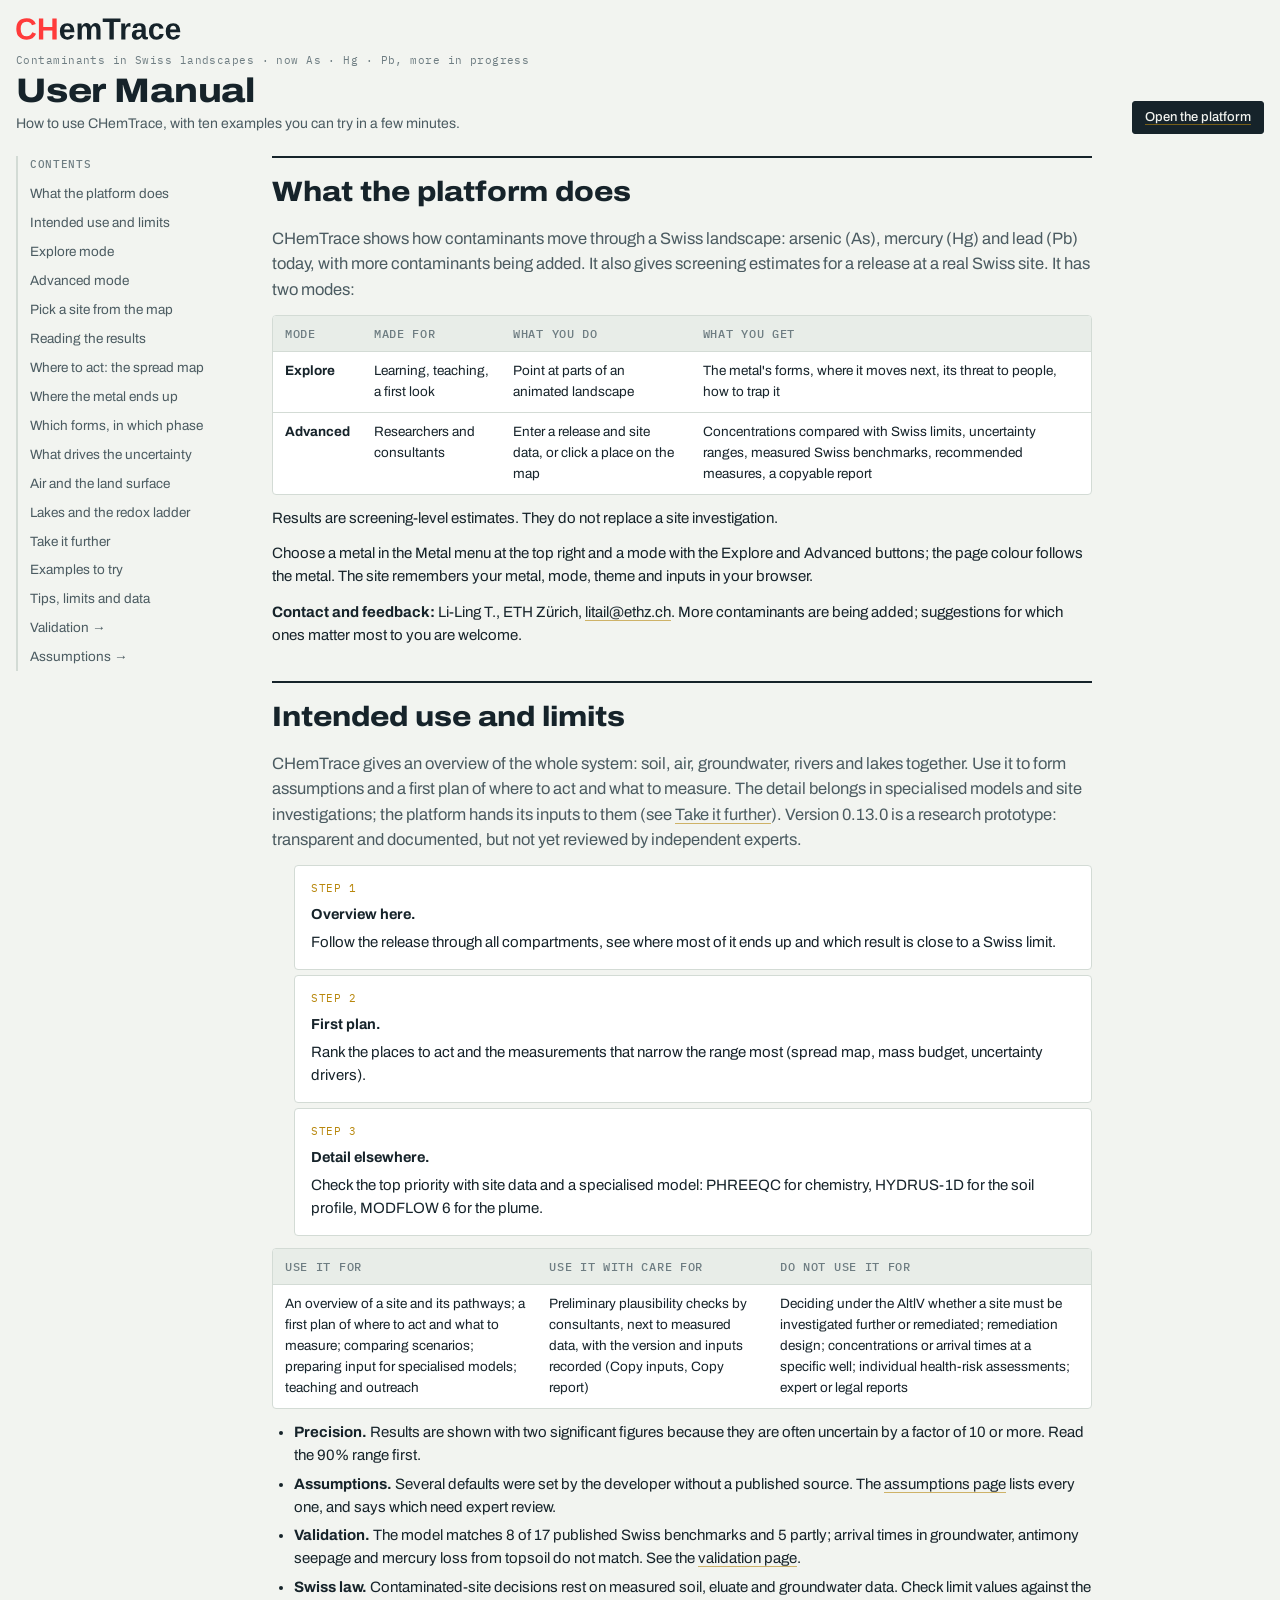
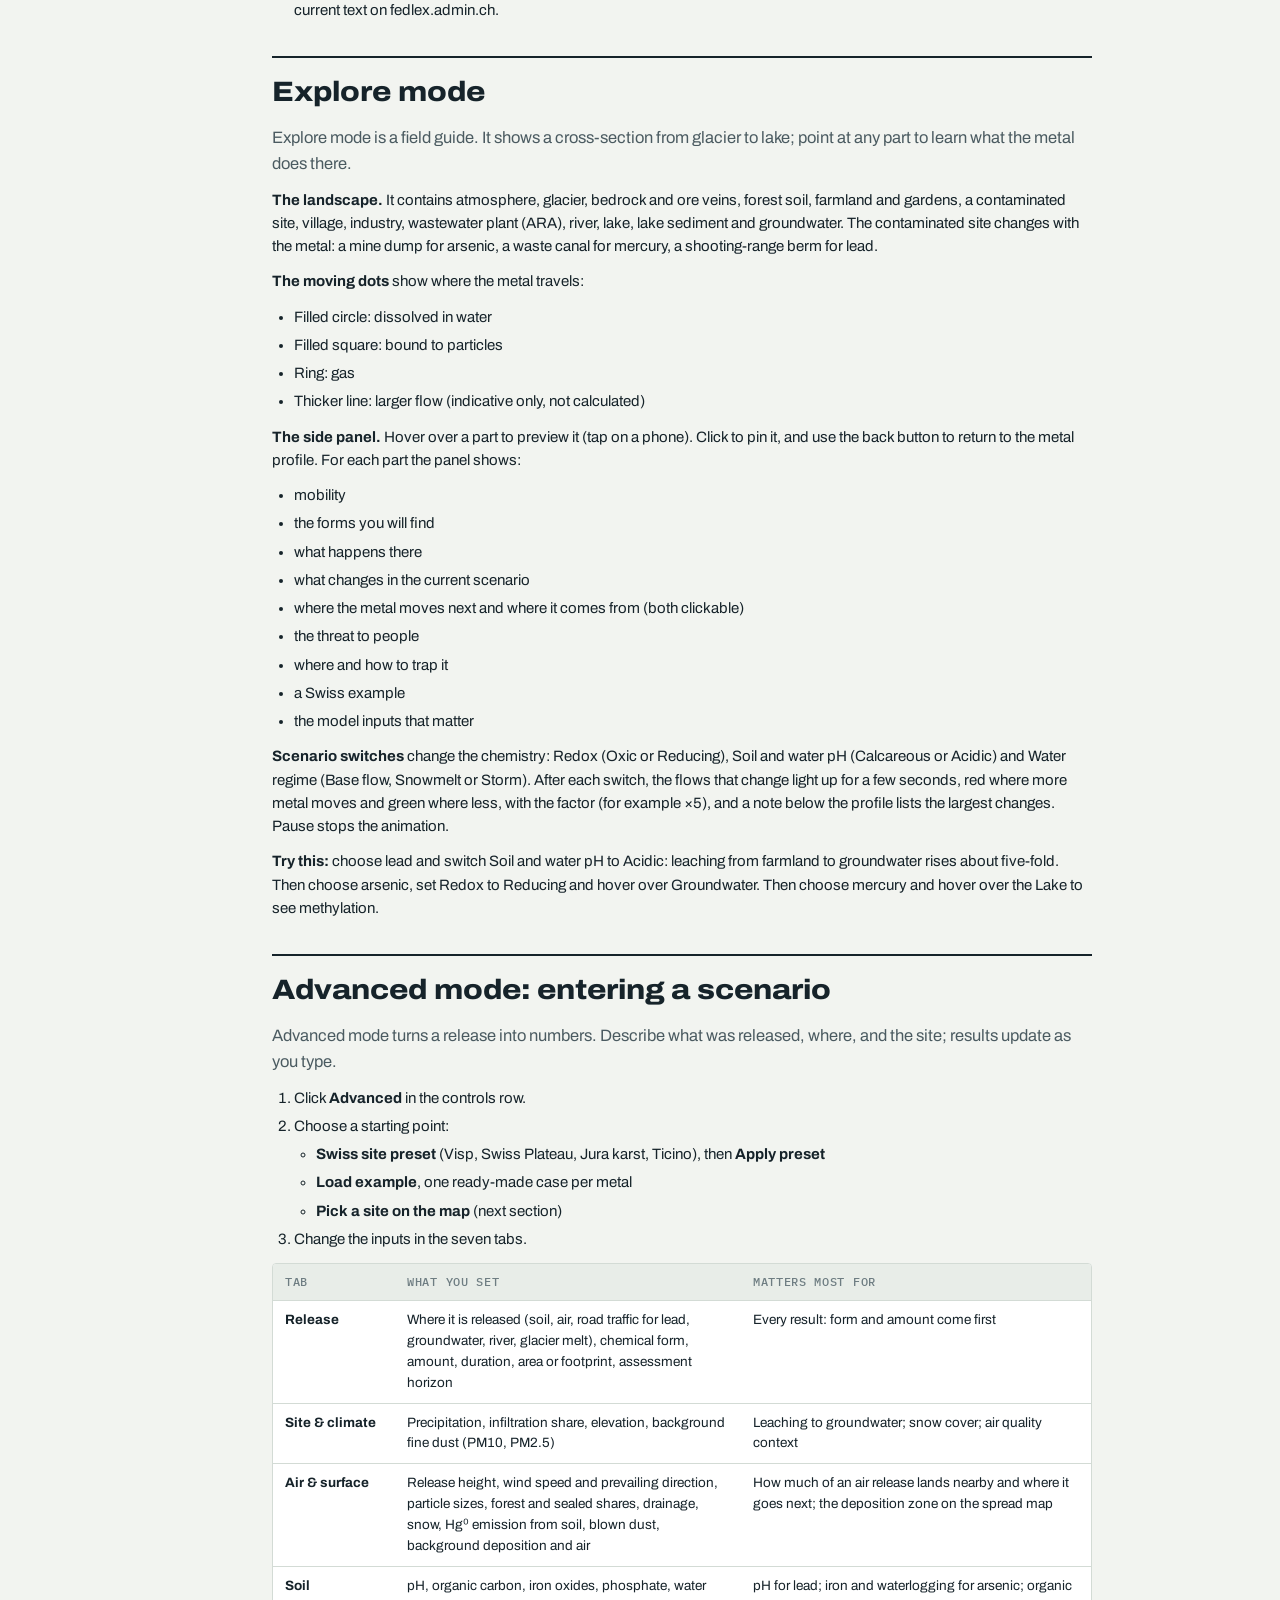
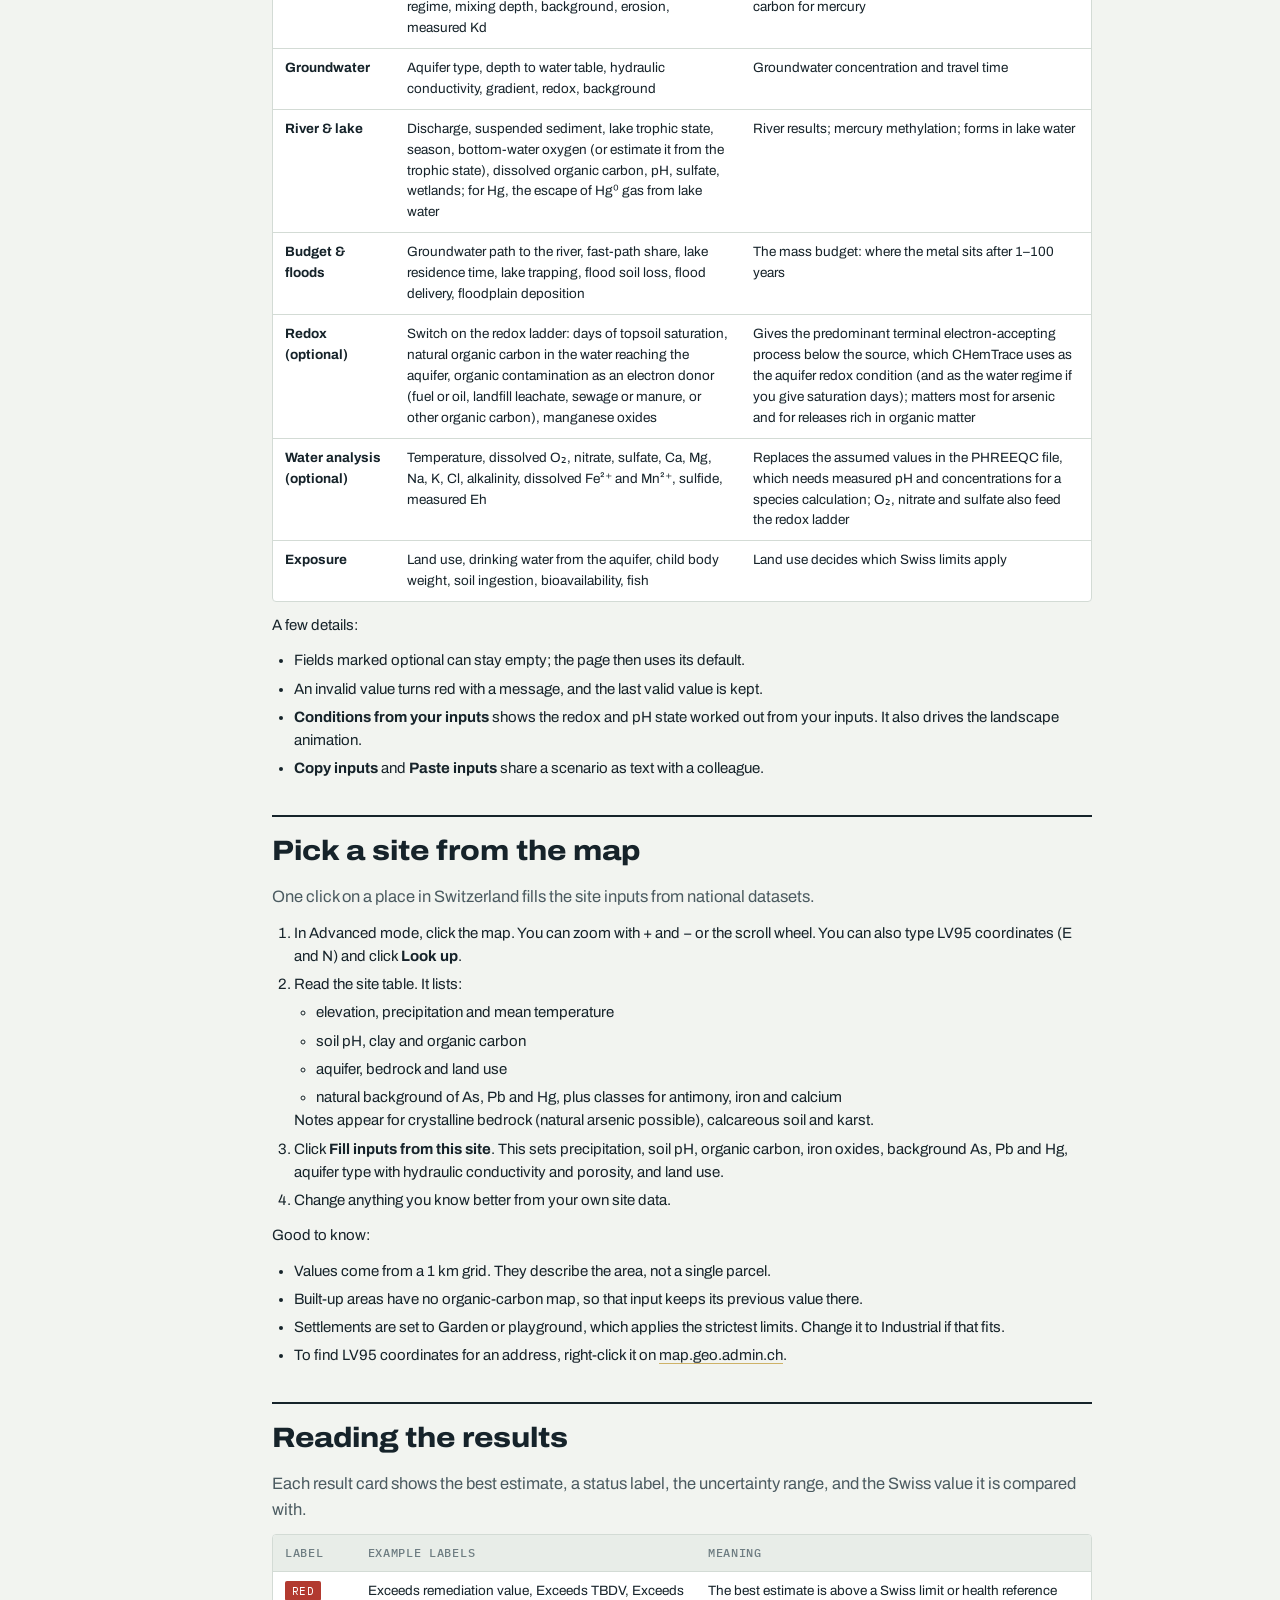
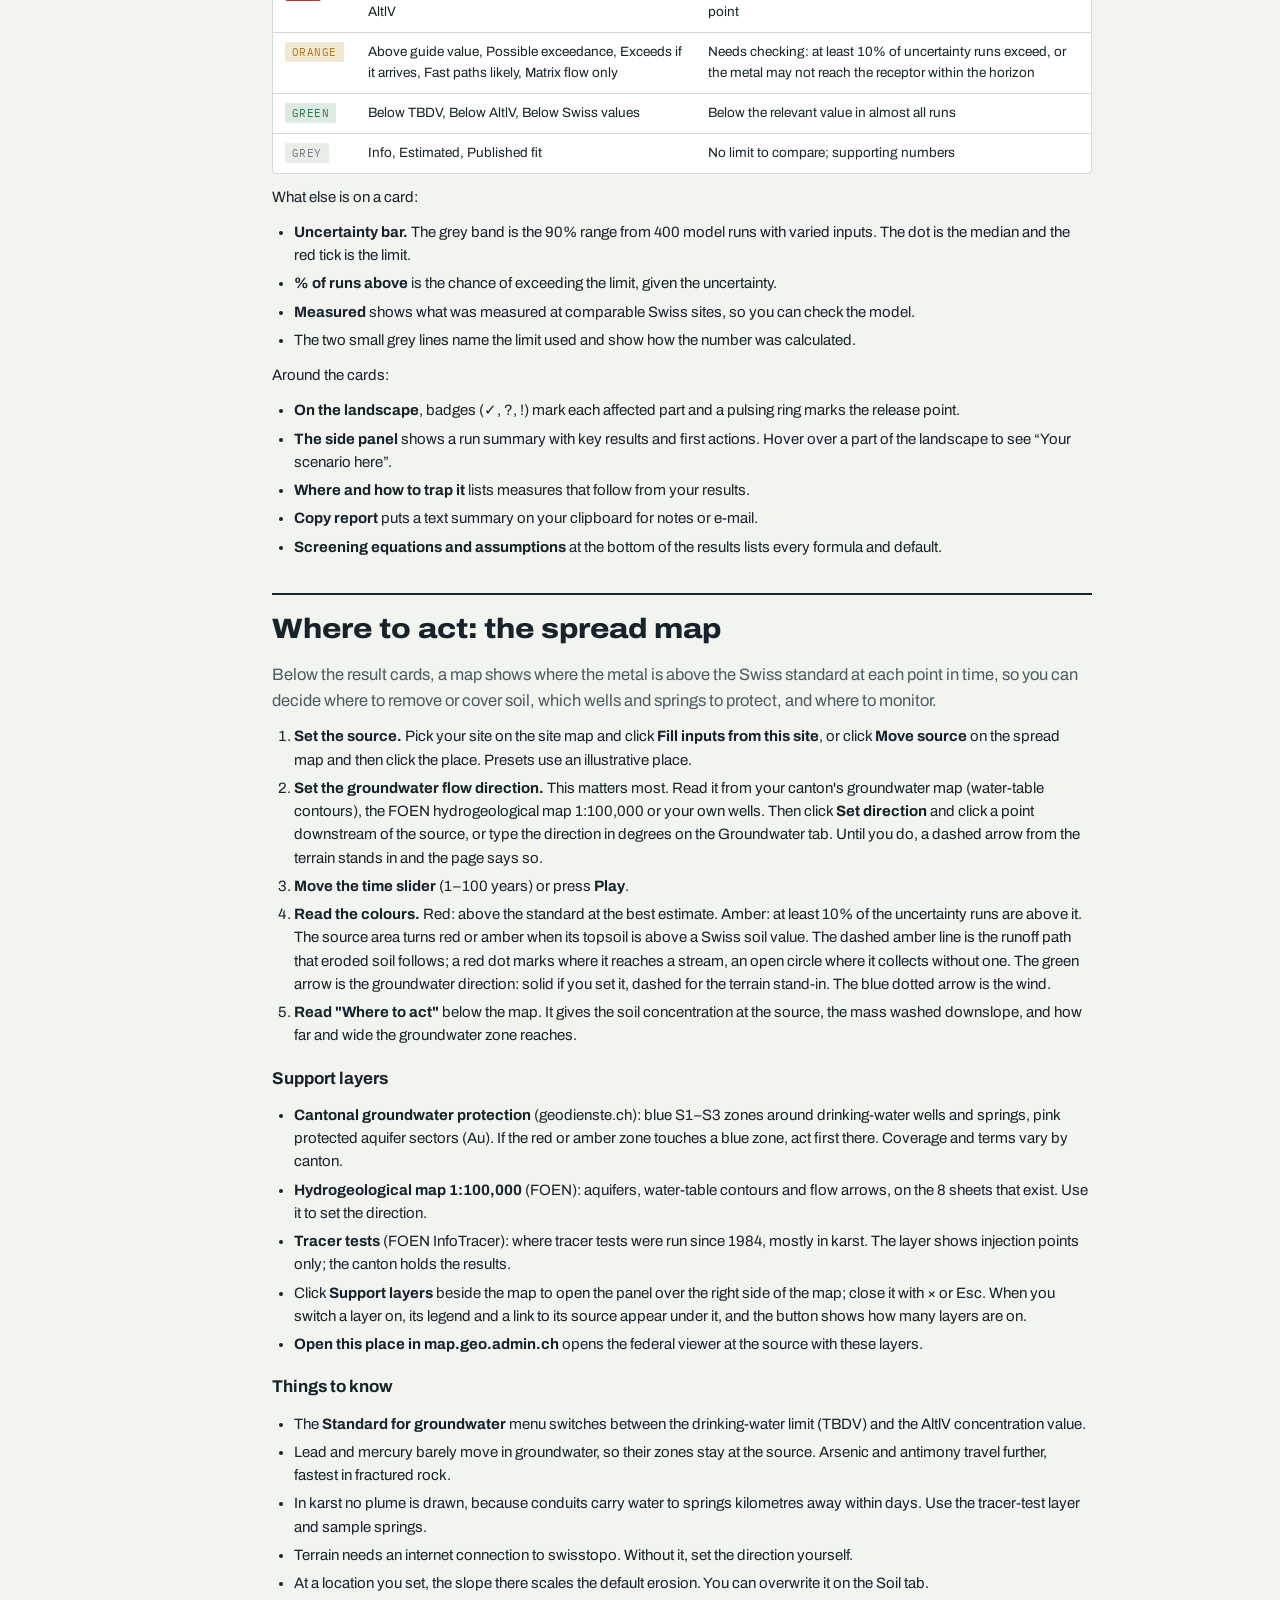
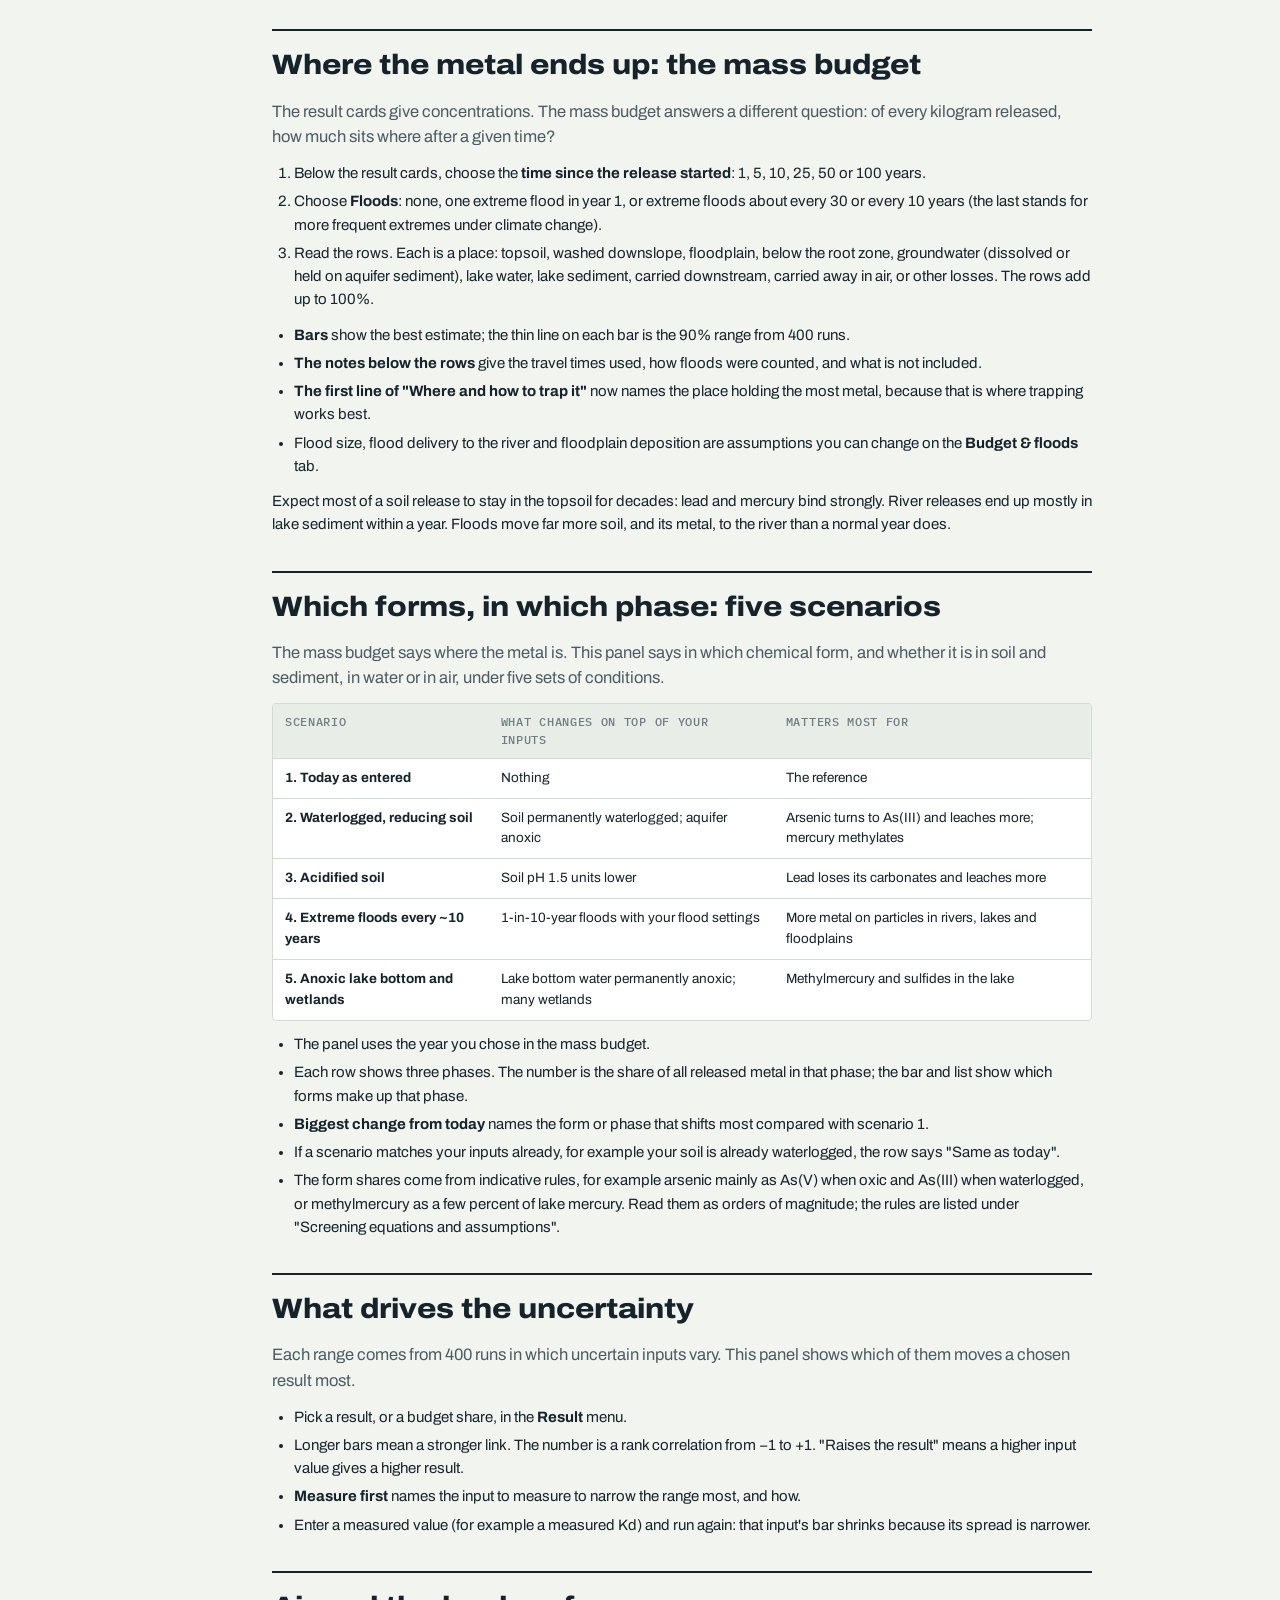
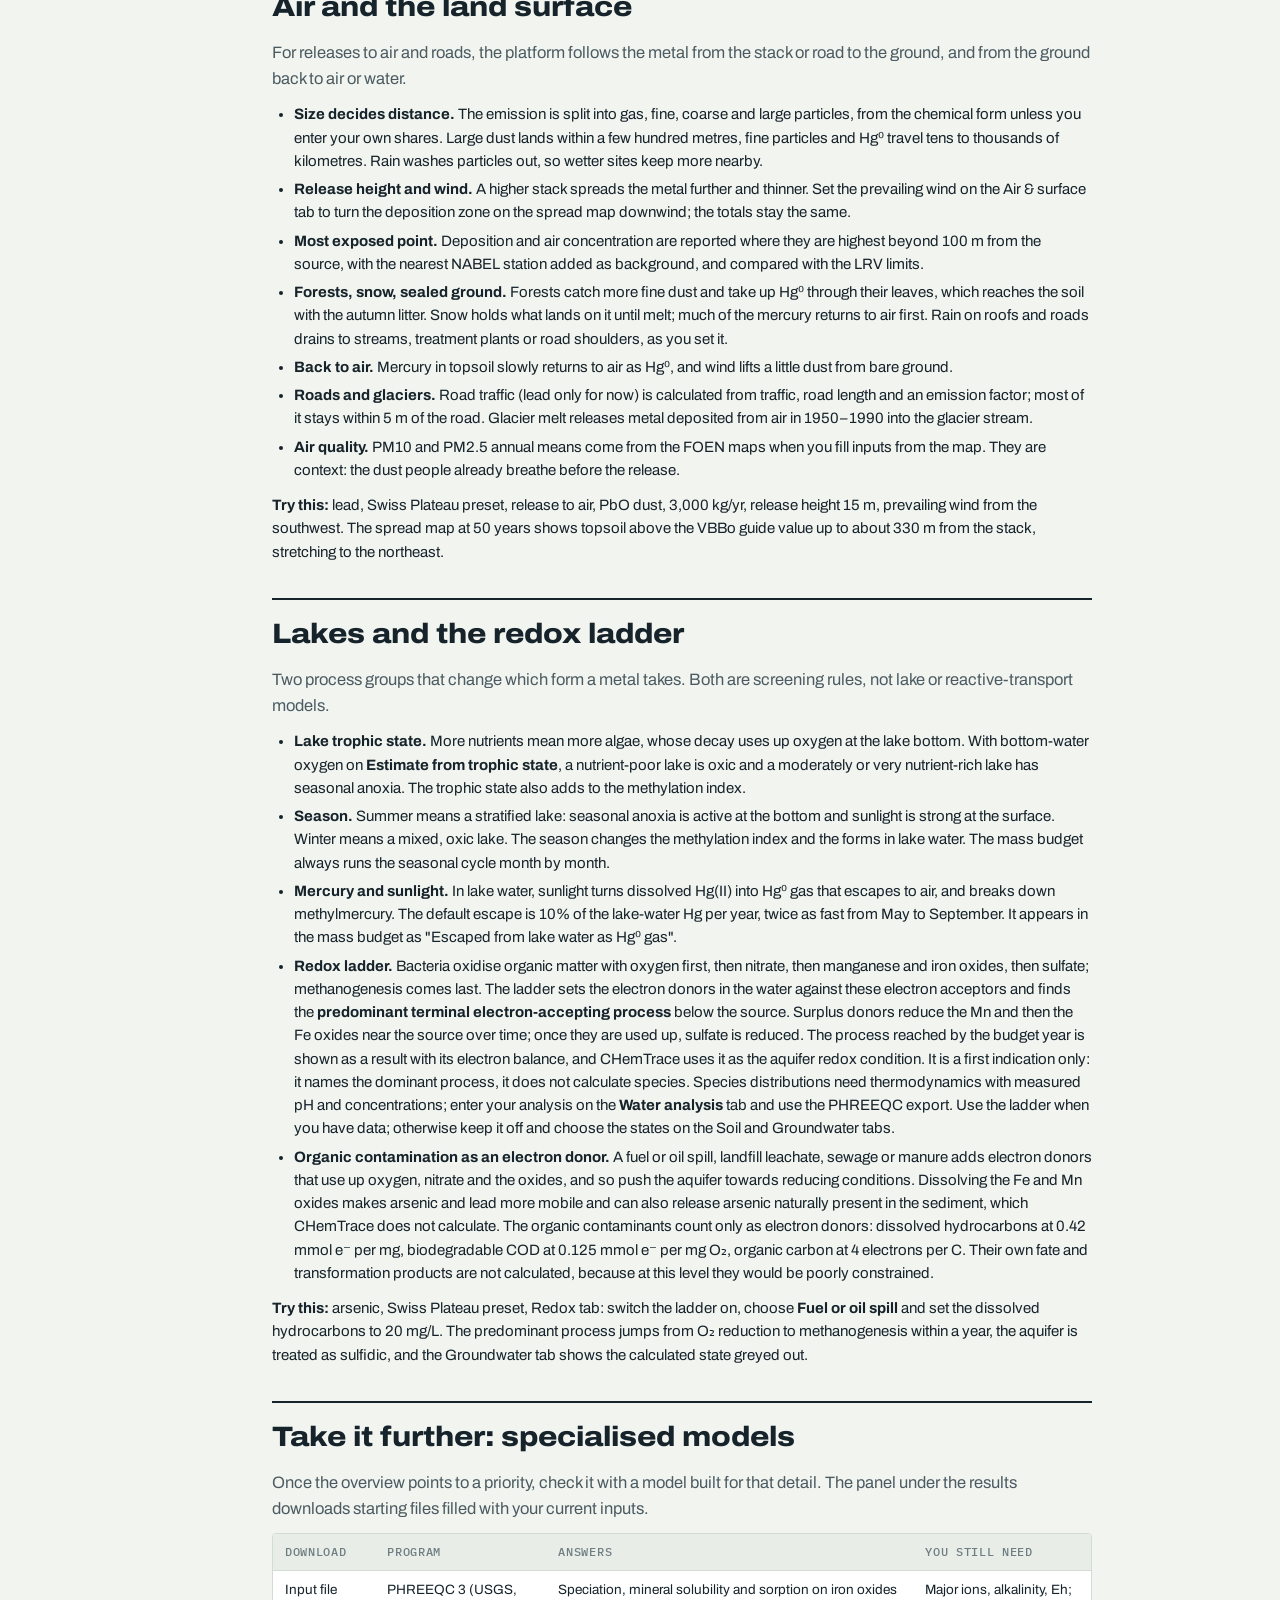
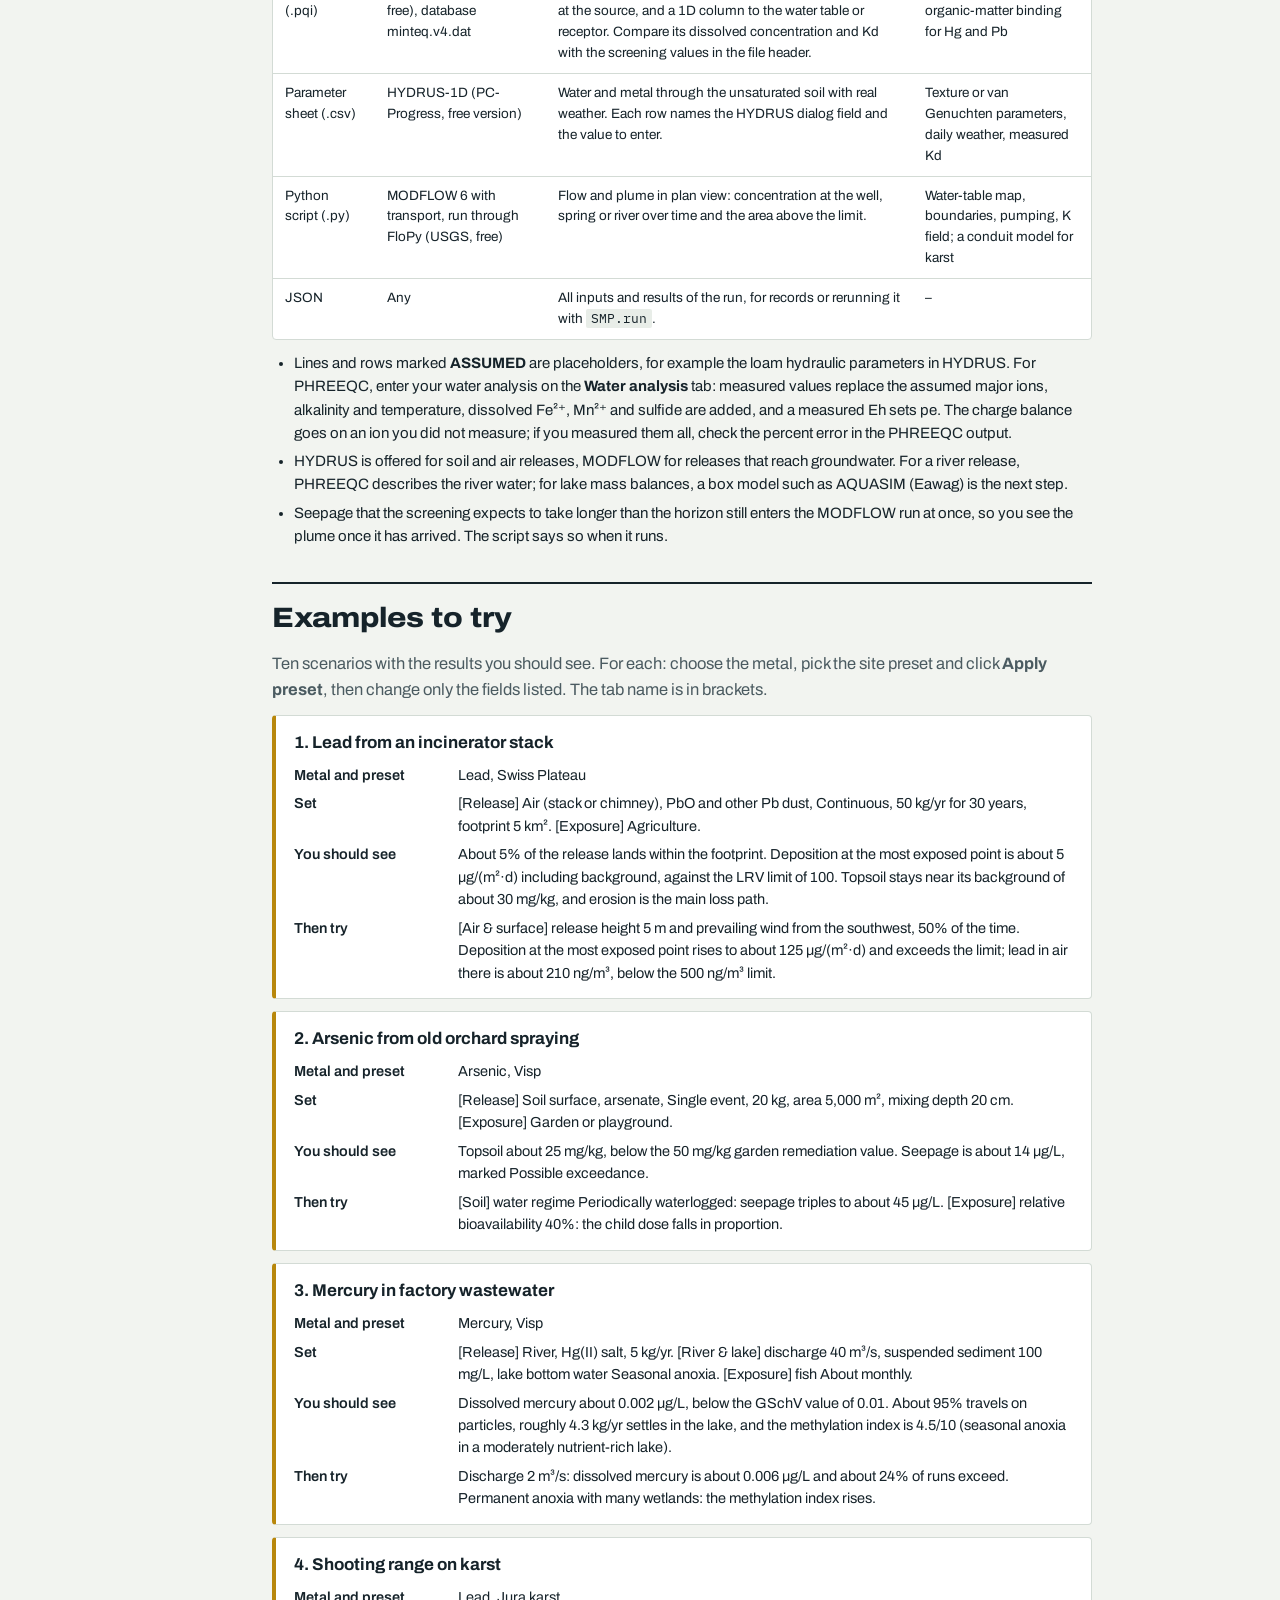
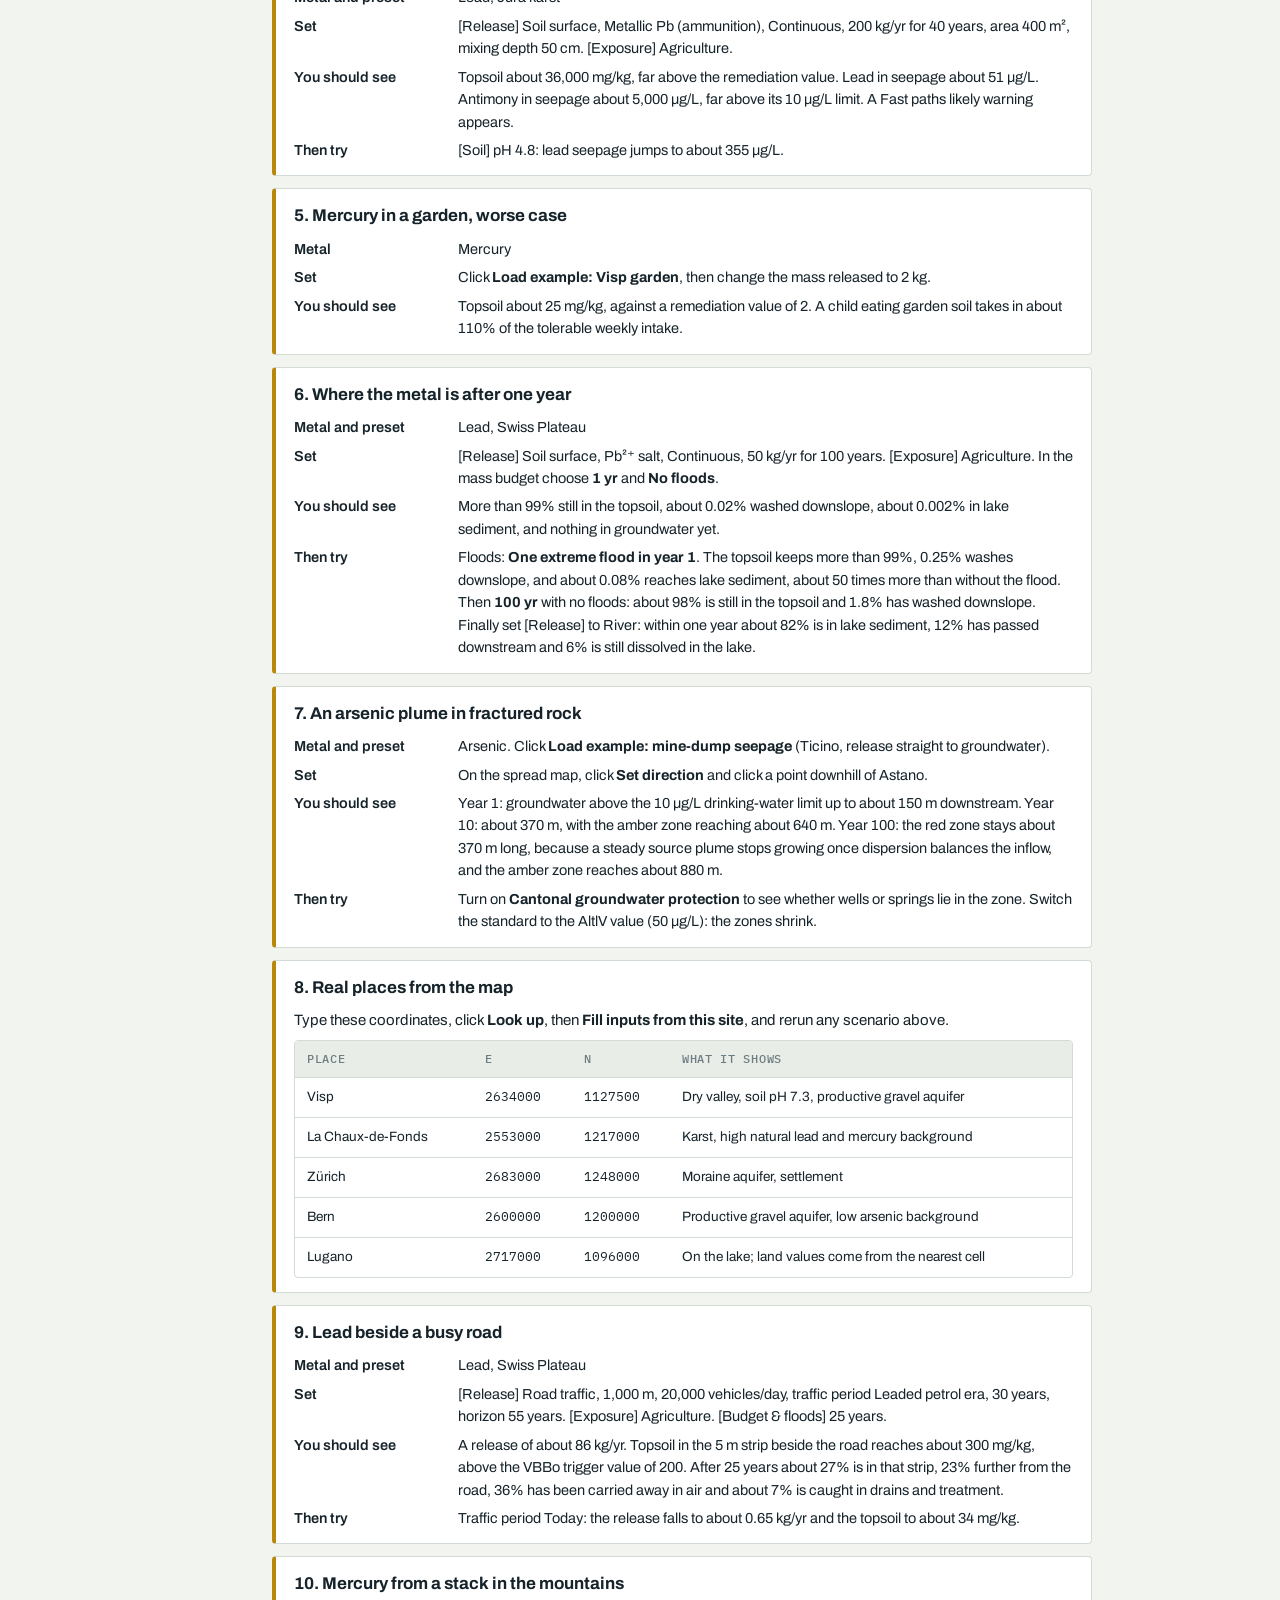
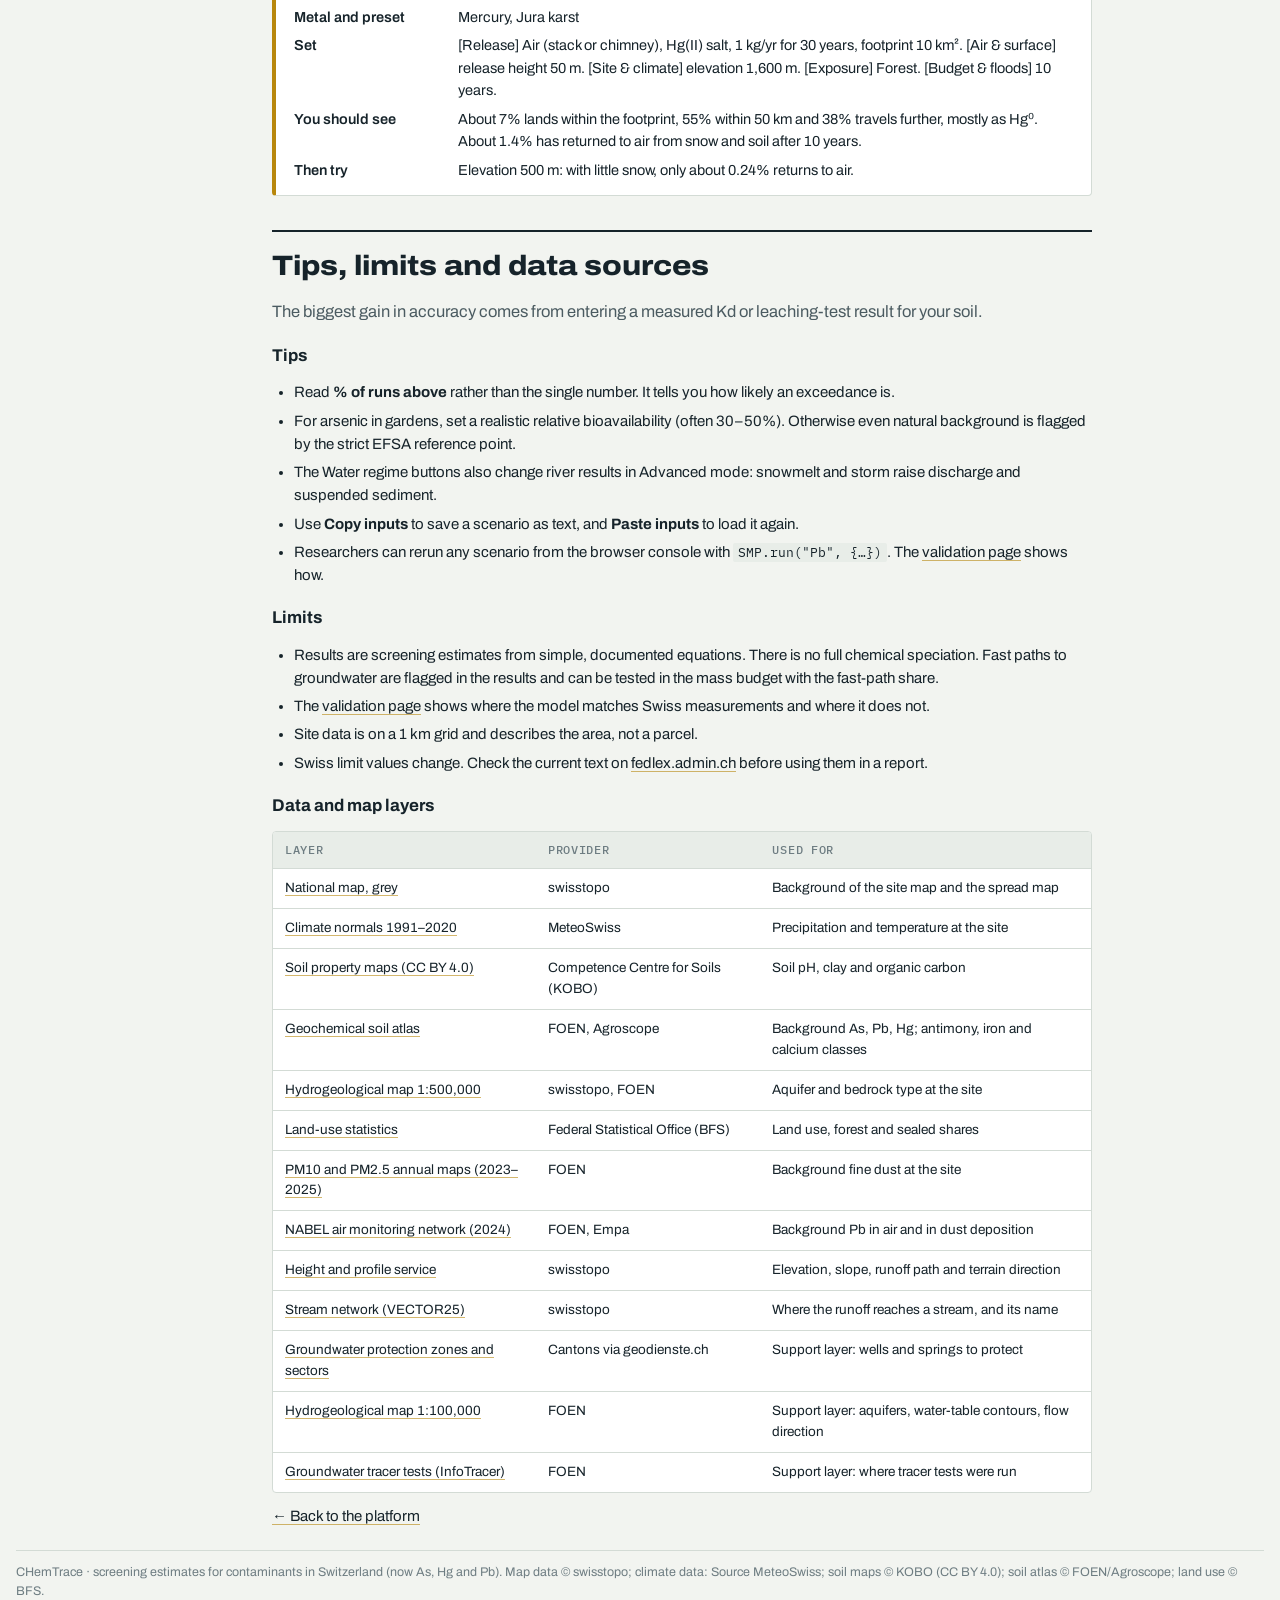
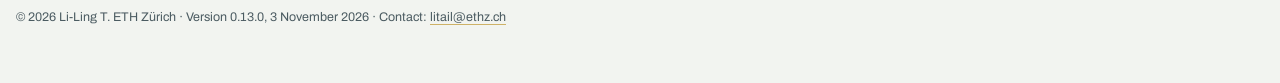
<file: site/manual.html>
<!doctype html>
<html lang="en">
<head>
<meta charset="utf-8">
<meta name="viewport" content="width=device-width, initial-scale=1, viewport-fit=cover">
<title>User Manual · CHemTrace</title>
<meta name="description" content="How to use CHemTrace: Explore mode, Advanced mode, the site map, reading results, the spread map, the mass budget, and ten examples to try.">
<link rel="icon" href="assets/img/favicon.svg" type="image/svg+xml">
<link rel="stylesheet" href="assets/css/styles.css">
<script>
try{ var t = localStorage.getItem("cht-tw-theme"); if(t === "dark" || t === "light") document.documentElement.setAttribute("data-theme", t); }catch(e){}
try{ var m = localStorage.getItem("cht-tw-metal"); if(/^[A-Z][a-z]?$/.test(m || "")) document.documentElement.setAttribute("data-metal", m); }catch(e){}
</script>
<style>
.man{display:grid; grid-template-columns:220px minmax(0,1fr); gap:36px; align-items:start}
.toc{position:sticky; top:16px; display:flex; flex-direction:column; gap:2px; font-size:13.5px; border-left:2px solid var(--rule); padding-left:12px}
.toc b{font-family:var(--f-mono); font-size:11px; font-weight:500; letter-spacing:.06em; text-transform:uppercase; color:var(--ink-3); margin-bottom:6px}
.toc a{text-decoration:none; color:var(--ink-2); padding-block:3px}
.toc a:hover{color:var(--ink)}
.man-body{display:flex; flex-direction:column; gap:34px; min-width:0; max-width:820px}
.man-body section{display:flex; flex-direction:column; gap:12px; scroll-margin-top:16px}
.man-body h2{font-size:clamp(22px, 2.4vw, 28px); font-weight:800; font-stretch:112%; border-top:2px solid var(--ink); padding-top:12px}
.man-body h3{font-size:17px; font-weight:700; margin-top:6px}
.man-body p, .man-body li{font-size:15px; color:var(--ink)}
.man-body ul, .man-body ol{margin:0; padding-left:22px; display:flex; flex-direction:column; gap:5px}
.man-body li ul{margin-top:5px}
.man-body code{font-family:var(--f-mono); font-size:13px; background:var(--chip); padding:1px 5px; border-radius:2px}
.man-body .tbl-wrap table{min-width:560px}
.man-body .lead{font-size:16.5px; color:var(--ink-2)}
.tag{font-family:var(--f-mono); font-size:12px; color:var(--ink-3)}
.ex{background:var(--surface); border:1px solid var(--rule); border-left:4px solid var(--metal); border-radius:4px; padding:14px 18px; display:flex; flex-direction:column; gap:8px}
.ex h3{margin:0}
.ex dl{margin:0; display:grid; grid-template-columns:150px minmax(0,1fr); gap:6px 14px; font-size:14.5px}
.ex dt{font-weight:600}
.ex dd{margin:0}
.swatch{display:inline-block; width:11px; height:11px; border-radius:2px; vertical-align:-1px; margin-right:6px}
.back{font-size:14px}
@media (max-width: 860px){ .man{grid-template-columns:minmax(0,1fr)} .toc{position:static; border-left:0; padding-left:0; flex-direction:row; flex-wrap:wrap; gap:6px 14px} .toc b{width:100%} }
@media (max-width: 520px){ .ex dl{grid-template-columns:minmax(0,1fr)} .ex dt{margin-top:4px} }
</style>
</head>
<body>
<div class="wrap">
  <header class="top">
    <div class="title-block">
      <a class="logo-link" href="index.html" aria-label="CHemTrace home"><svg class="logo-svg" viewBox="3.1 -70.8 550.3 72.8" xmlns="http://www.w3.org/2000/svg" aria-hidden="true" focusable="false"><path fill="#FF3B3B" d="M38.8 -10.4Q51.9 -10.4 56.9 -23.4L69.5 -18.7Q65.4 -8.7 57.6 -3.9Q49.8 1 38.8 1Q22.2 1 13.2 -8.4Q4.1 -17.8 4.1 -34.7Q4.1 -51.7 12.8 -60.7Q21.6 -69.8 38.2 -69.8Q50.3 -69.8 57.9 -65Q65.5 -60.1 68.6 -50.7L55.9 -47.2Q54.3 -52.4 49.6 -55.4Q44.9 -58.5 38.5 -58.5Q28.7 -58.5 23.7 -52.4Q18.6 -46.4 18.6 -34.7Q18.6 -22.9 23.8 -16.6Q29 -10.4 38.8 -10.4ZM123.3 0V-29.5H93.3V0H78.9V-68.8H93.3V-41.4H123.3V-68.8H137.7V0Z"/><path fill="currentColor" d="M173 1Q161.1 1 154.7 -6.1Q148.3 -13.1 148.3 -26.7Q148.3 -39.7 154.8 -46.8Q161.3 -53.8 173.2 -53.8Q184.6 -53.8 190.6 -46.3Q196.6 -38.7 196.6 -24.2V-23.8H162.7Q162.7 -16.1 165.6 -12.1Q168.5 -8.2 173.7 -8.2Q181 -8.2 182.9 -14.5L195.8 -13.4Q190.2 1 173 1ZM173 -45.2Q168.2 -45.2 165.6 -41.8Q163 -38.4 162.8 -32.4H183.3Q183 -38.8 180.3 -42Q177.6 -45.2 173 -45.2ZM238.1 0V-29.6Q238.1 -43.6 230.1 -43.6Q226 -43.6 223.4 -39.3Q220.8 -35.1 220.8 -28.3V0H207V-41Q207 -45.3 206.9 -48Q206.8 -50.7 206.6 -52.8H219.7Q219.9 -51.9 220.1 -47.9Q220.4 -43.8 220.4 -42.3H220.6Q223.1 -48.4 226.9 -51.1Q230.7 -53.9 235.9 -53.9Q248 -53.9 250.6 -42.3H250.9Q253.6 -48.5 257.4 -51.2Q261.1 -53.9 266.9 -53.9Q274.7 -53.9 278.7 -48.6Q282.8 -43.4 282.8 -33.5V0H269.1V-29.6Q269.1 -43.6 261.1 -43.6Q257.1 -43.6 254.6 -39.7Q252 -35.8 251.8 -29V0ZM326.7 -57.7V0H312.3V-57.7H290.1V-68.8H349V-57.7ZM351.5 0V-40.4Q351.5 -44.8 351.4 -47.7Q351.3 -50.6 351.1 -52.8H364.2Q364.4 -52 364.6 -47.5Q364.8 -43 364.8 -41.6H365Q367 -47.1 368.6 -49.4Q370.2 -51.7 372.3 -52.8Q374.5 -53.9 377.7 -53.9Q380.3 -53.9 381.9 -53.1V-41.7Q378.6 -42.4 376.1 -42.4Q370.9 -42.4 368.1 -38.2Q365.2 -34.1 365.2 -25.9V0ZM402.6 1Q395 1 390.7 -3.2Q386.4 -7.4 386.4 -14.9Q386.4 -23.1 391.7 -27.4Q397.1 -31.7 407.2 -31.8L418.6 -32V-34.7Q418.6 -39.9 416.8 -42.4Q415 -44.9 410.9 -44.9Q407.1 -44.9 405.3 -43.2Q403.5 -41.5 403.1 -37.5L388.8 -38.1Q390.1 -45.8 395.8 -49.8Q401.6 -53.8 411.5 -53.8Q421.5 -53.8 426.9 -48.9Q432.3 -43.9 432.3 -34.9V-15.6Q432.3 -11.2 433.3 -9.5Q434.3 -7.8 436.7 -7.8Q438.2 -7.8 439.7 -8.1V-0.7Q438.5 -0.4 437.5 -0.1Q436.5 0.1 435.5 0.2Q434.6 0.4 433.5 0.5Q432.4 0.6 430.9 0.6Q425.7 0.6 423.3 -2Q420.8 -4.5 420.3 -9.4H420Q414.3 1 402.6 1ZM418.6 -24.5 411.6 -24.4Q406.8 -24.2 404.8 -23.3Q402.8 -22.5 401.7 -20.7Q400.7 -18.9 400.7 -16Q400.7 -12.3 402.4 -10.4Q404.2 -8.6 407 -8.6Q410.3 -8.6 412.9 -10.4Q415.6 -12.1 417.1 -15.2Q418.6 -18.3 418.6 -21.8ZM468.1 1Q456.1 1 449.5 -6.2Q443 -13.3 443 -26.1Q443 -39.2 449.6 -46.5Q456.2 -53.8 468.3 -53.8Q477.6 -53.8 483.7 -49.1Q489.8 -44.4 491.4 -36.2L477.5 -35.5Q477 -39.6 474.6 -42Q472.3 -44.4 468 -44.4Q457.4 -44.4 457.4 -26.7Q457.4 -8.4 468.2 -8.4Q472.1 -8.4 474.7 -10.9Q477.3 -13.3 478 -18.2L491.7 -17.6Q491 -12.2 487.9 -7.9Q484.7 -3.7 479.6 -1.3Q474.5 1 468.1 1ZM523.3 1Q511.4 1 505 -6.1Q498.6 -13.1 498.6 -26.7Q498.6 -39.7 505.1 -46.8Q511.6 -53.8 523.5 -53.8Q534.9 -53.8 540.9 -46.3Q546.9 -38.7 546.9 -24.2V-23.8H513Q513 -16.1 515.8 -12.1Q518.7 -8.2 524 -8.2Q531.2 -8.2 533.2 -14.5L546.1 -13.4Q540.5 1 523.3 1ZM523.3 -45.2Q518.5 -45.2 515.8 -41.8Q513.2 -38.4 513.1 -32.4H533.6Q533.2 -38.8 530.5 -42Q527.8 -45.2 523.3 -45.2Z"/></svg></a>
      <span class="kicker">Contaminants in Swiss landscapes · now As · Hg · Pb, more in progress</span>
      <h1>User Manual</h1>
      <p class="lede">How to use CHemTrace, with ten examples you can try in a few minutes.</p>
    </div>
    <a class="btn" href="index.html">Open the platform</a>
  </header>

  <div class="man">
    <nav class="toc" aria-label="Contents">
      <b>Contents</b>
      <a href="#what">What the platform does</a>
      <a href="#intended">Intended use and limits</a>
      <a href="#explore">Explore mode</a>
      <a href="#advanced">Advanced mode</a>
      <a href="#map">Pick a site from the map</a>
      <a href="#results">Reading the results</a>
      <a href="#spreadmap">Where to act: the spread map</a>
      <a href="#budget">Where the metal ends up</a>
      <a href="#forms">Which forms, in which phase</a>
      <a href="#drivers">What drives the uncertainty</a>
      <a href="#airsurf">Air and the land surface</a>
      <a href="#lakes">Lakes and the redox ladder</a>
      <a href="#further">Take it further</a>
      <a href="#examples">Examples to try</a>
      <a href="#tips">Tips, limits and data</a>
      <a href="validation.html">Validation →</a>
      <a href="assumptions.html">Assumptions →</a>
    </nav>

    <main class="man-body">
      <section id="what">
        <h2>What the platform does</h2>
        <p class="lead">CHemTrace shows how contaminants move through a Swiss landscape: arsenic (As), mercury (Hg) and lead (Pb) today, with more contaminants being added. It also gives screening estimates for a release at a real Swiss site. It has two modes:</p>
        <div class="tbl-wrap"><table>
          <thead><tr><th>Mode</th><th>Made for</th><th>What you do</th><th>What you get</th></tr></thead>
          <tbody>
            <tr><td><b>Explore</b></td><td>Learning, teaching, a first look</td><td>Point at parts of an animated landscape</td><td>The metal's forms, where it moves next, its threat to people, how to trap it</td></tr>
            <tr><td><b>Advanced</b></td><td>Researchers and consultants</td><td>Enter a release and site data, or click a place on the map</td><td>Concentrations compared with Swiss limits, uncertainty ranges, measured Swiss benchmarks, recommended measures, a copyable report</td></tr>
          </tbody>
        </table></div>
        <p>Results are screening-level estimates. They do not replace a site investigation.</p>
        <p>Choose a metal in the Metal menu at the top right and a mode with the Explore and Advanced buttons; the page colour follows the metal. The site remembers your metal, mode, theme and inputs in your browser.</p>
        <p><b>Contact and feedback:</b> Li-Ling T., ETH Zürich, <a href="mailto:litail@ethz.ch">litail@ethz.ch</a>. More contaminants are being added; suggestions for which ones matter most to you are welcome.</p>
      </section>

      <section id="intended">
        <h2>Intended use and limits</h2>
        <p class="lead">CHemTrace gives an overview of the whole system: soil, air, groundwater, rivers and lakes together. Use it to form assumptions and a first plan of where to act and what to measure. The detail belongs in specialised models and site investigations; the platform hands its inputs to them (see <a href="#further">Take it further</a>). Version 0.13.0 is a research prototype: transparent and documented, but not yet reviewed by independent experts.</p>
        <ol class="steps">
          <li><b>Overview here.</b> Follow the release through all compartments, see where most of it ends up and which result is close to a Swiss limit.</li>
          <li><b>First plan.</b> Rank the places to act and the measurements that narrow the range most (spread map, mass budget, uncertainty drivers).</li>
          <li><b>Detail elsewhere.</b> Check the top priority with site data and a specialised model: PHREEQC for chemistry, HYDRUS-1D for the soil profile, MODFLOW 6 for the plume.</li>
        </ol>
        <div class="tbl-wrap"><table>
          <thead><tr><th>Use it for</th><th>Use it with care for</th><th>Do not use it for</th></tr></thead>
          <tbody><tr>
            <td>An overview of a site and its pathways; a first plan of where to act and what to measure; comparing scenarios; preparing input for specialised models; teaching and outreach</td>
            <td>Preliminary plausibility checks by consultants, next to measured data, with the version and inputs recorded (Copy inputs, Copy report)</td>
            <td>Deciding under the AltlV whether a site must be investigated further or remediated; remediation design; concentrations or arrival times at a specific well; individual health-risk assessments; expert or legal reports</td>
          </tr></tbody>
        </table></div>
        <ul>
          <li><b>Precision.</b> Results are shown with two significant figures because they are often uncertain by a factor of 10 or more. Read the 90% range first.</li>
          <li><b>Assumptions.</b> Several defaults were set by the developer without a published source. The <a href="assumptions.html">assumptions page</a> lists every one, and says which need expert review.</li>
          <li><b>Validation.</b> The model matches 8 of 17 published Swiss benchmarks and 5 partly; arrival times in groundwater, antimony seepage and mercury loss from topsoil do not match. See the <a href="validation.html">validation page</a>.</li>
          <li><b>Swiss law.</b> Contaminated-site decisions rest on measured soil, eluate and groundwater data. Check limit values against the current text on fedlex.admin.ch.</li>
        </ul>
      </section>


      <section id="explore">
        <h2>Explore mode</h2>
        <p class="lead">Explore mode is a field guide. It shows a cross-section from glacier to lake; point at any part to learn what the metal does there.</p>
        <p><b>The landscape.</b> It contains atmosphere, glacier, bedrock and ore veins, forest soil, farmland and gardens, a contaminated site, village, industry, wastewater plant (ARA), river, lake, lake sediment and groundwater. The contaminated site changes with the metal: a mine dump for arsenic, a waste canal for mercury, a shooting-range berm for lead.</p>
        <p><b>The moving dots</b> show where the metal travels:</p>
        <ul>
          <li>Filled circle: dissolved in water</li>
          <li>Filled square: bound to particles</li>
          <li>Ring: gas</li>
          <li>Thicker line: larger flow (indicative only, not calculated)</li>
        </ul>
        <p><b>The side panel.</b> Hover over a part to preview it (tap on a phone). Click to pin it, and use the back button to return to the metal profile. For each part the panel shows:</p>
        <ul>
          <li>mobility</li>
          <li>the forms you will find</li>
          <li>what happens there</li>
          <li>what changes in the current scenario</li>
          <li>where the metal moves next and where it comes from (both clickable)</li>
          <li>the threat to people</li>
          <li>where and how to trap it</li>
          <li>a Swiss example</li>
          <li>the model inputs that matter</li>
        </ul>
        <p><b>Scenario switches</b> change the chemistry: Redox (Oxic or Reducing), Soil and water pH (Calcareous or Acidic) and Water regime (Base flow, Snowmelt or Storm). After each switch, the flows that change light up for a few seconds, red where more metal moves and green where less, with the factor (for example ×5), and a note below the profile lists the largest changes. Pause stops the animation.</p>
        <p><b>Try this:</b> choose lead and switch Soil and water pH to Acidic: leaching from farmland to groundwater rises about five-fold. Then choose arsenic, set Redox to Reducing and hover over Groundwater. Then choose mercury and hover over the Lake to see methylation.</p>
      </section>

      <section id="advanced">
        <h2>Advanced mode: entering a scenario</h2>
        <p class="lead">Advanced mode turns a release into numbers. Describe what was released, where, and the site; results update as you type.</p>
        <ol>
          <li>Click <b>Advanced</b> in the controls row.</li>
          <li>Choose a starting point:
            <ul>
              <li><b>Swiss site preset</b> (Visp, Swiss Plateau, Jura karst, Ticino), then <b>Apply preset</b></li>
              <li><b>Load example</b>, one ready-made case per metal</li>
              <li><b>Pick a site on the map</b> (next section)</li>
            </ul>
          </li>
          <li>Change the inputs in the seven tabs.</li>
        </ol>
        <div class="tbl-wrap"><table>
          <thead><tr><th>Tab</th><th>What you set</th><th>Matters most for</th></tr></thead>
          <tbody>
            <tr><td><b>Release</b></td><td>Where it is released (soil, air, road traffic for lead, groundwater, river, glacier melt), chemical form, amount, duration, area or footprint, assessment horizon</td><td>Every result: form and amount come first</td></tr>
            <tr><td><b>Site &amp; climate</b></td><td>Precipitation, infiltration share, elevation, background fine dust (PM10, PM2.5)</td><td>Leaching to groundwater; snow cover; air quality context</td></tr>
            <tr><td><b>Air &amp; surface</b></td><td>Release height, wind speed and prevailing direction, particle sizes, forest and sealed shares, drainage, snow, Hg⁰ emission from soil, blown dust, background deposition and air</td><td>How much of an air release lands nearby and where it goes next; the deposition zone on the spread map</td></tr>
            <tr><td><b>Soil</b></td><td>pH, organic carbon, iron oxides, phosphate, water regime, mixing depth, background, erosion, measured Kd</td><td>pH for lead; iron and waterlogging for arsenic; organic carbon for mercury</td></tr>
            <tr><td><b>Groundwater</b></td><td>Aquifer type, depth to water table, hydraulic conductivity, gradient, redox, background</td><td>Groundwater concentration and travel time</td></tr>
            <tr><td><b>River &amp; lake</b></td><td>Discharge, suspended sediment, lake trophic state, season, bottom-water oxygen (or estimate it from the trophic state), dissolved organic carbon, pH, sulfate, wetlands; for Hg, the escape of Hg⁰ gas from lake water</td><td>River results; mercury methylation; forms in lake water</td></tr>
            <tr><td><b>Budget &amp; floods</b></td><td>Groundwater path to the river, fast-path share, lake residence time, lake trapping, flood soil loss, flood delivery, floodplain deposition</td><td>The mass budget: where the metal sits after 1–100 years</td></tr>
            <tr><td><b>Redox (optional)</b></td><td>Switch on the redox ladder: days of topsoil saturation, natural organic carbon in the water reaching the aquifer, organic contamination as an electron donor (fuel or oil, landfill leachate, sewage or manure, or other organic carbon), manganese oxides</td><td>Gives the predominant terminal electron-accepting process below the source, which CHemTrace uses as the aquifer redox condition (and as the water regime if you give saturation days); matters most for arsenic and for releases rich in organic matter</td></tr>
            <tr><td><b>Water analysis (optional)</b></td><td>Temperature, dissolved O₂, nitrate, sulfate, Ca, Mg, Na, K, Cl, alkalinity, dissolved Fe²⁺ and Mn²⁺, sulfide, measured Eh</td><td>Replaces the assumed values in the PHREEQC file, which needs measured pH and concentrations for a species calculation; O₂, nitrate and sulfate also feed the redox ladder</td></tr>
            <tr><td><b>Exposure</b></td><td>Land use, drinking water from the aquifer, child body weight, soil ingestion, bioavailability, fish</td><td>Land use decides which Swiss limits apply</td></tr>
          </tbody>
        </table></div>
        <p>A few details:</p>
        <ul>
          <li>Fields marked optional can stay empty; the page then uses its default.</li>
          <li>An invalid value turns red with a message, and the last valid value is kept.</li>
          <li><b>Conditions from your inputs</b> shows the redox and pH state worked out from your inputs. It also drives the landscape animation.</li>
          <li><b>Copy inputs</b> and <b>Paste inputs</b> share a scenario as text with a colleague.</li>
        </ul>
      </section>

      <section id="map">
        <h2>Pick a site from the map</h2>
        <p class="lead">One click on a place in Switzerland fills the site inputs from national datasets.</p>
        <ol>
          <li>In Advanced mode, click the map. You can zoom with + and − or the scroll wheel. You can also type LV95 coordinates (E and N) and click <b>Look up</b>.</li>
          <li>Read the site table. It lists:
            <ul>
              <li>elevation, precipitation and mean temperature</li>
              <li>soil pH, clay and organic carbon</li>
              <li>aquifer, bedrock and land use</li>
              <li>natural background of As, Pb and Hg, plus classes for antimony, iron and calcium</li>
            </ul>
            Notes appear for crystalline bedrock (natural arsenic possible), calcareous soil and karst.
          </li>
          <li>Click <b>Fill inputs from this site</b>. This sets precipitation, soil pH, organic carbon, iron oxides, background As, Pb and Hg, aquifer type with hydraulic conductivity and porosity, and land use.</li>
          <li>Change anything you know better from your own site data.</li>
        </ol>
        <p>Good to know:</p>
        <ul>
          <li>Values come from a 1 km grid. They describe the area, not a single parcel.</li>
          <li>Built-up areas have no organic-carbon map, so that input keeps its previous value there.</li>
          <li>Settlements are set to Garden or playground, which applies the strictest limits. Change it to Industrial if that fits.</li>
          <li>To find LV95 coordinates for an address, right-click it on <a href="https://map.geo.admin.ch" target="_blank" rel="noopener">map.geo.admin.ch</a>.</li>
        </ul>
      </section>

      <section id="results">
        <h2>Reading the results</h2>
        <p class="lead">Each result card shows the best estimate, a status label, the uncertainty range, and the Swiss value it is compared with.</p>
        <div class="tbl-wrap"><table>
          <thead><tr><th>Label</th><th>Example labels</th><th>Meaning</th></tr></thead>
          <tbody>
            <tr><td><span class="pill crit">Red</span></td><td>Exceeds remediation value, Exceeds TBDV, Exceeds AltlV</td><td>The best estimate is above a Swiss limit or health reference point</td></tr>
            <tr><td><span class="pill warn">Orange</span></td><td>Above guide value, Possible exceedance, Exceeds if it arrives, Fast paths likely, Matrix flow only</td><td>Needs checking: at least 10% of uncertainty runs exceed, or the metal may not reach the receptor within the horizon</td></tr>
            <tr><td><span class="pill ok">Green</span></td><td>Below TBDV, Below AltlV, Below Swiss values</td><td>Below the relevant value in almost all runs</td></tr>
            <tr><td><span class="pill info">Grey</span></td><td>Info, Estimated, Published fit</td><td>No limit to compare; supporting numbers</td></tr>
          </tbody>
        </table></div>
        <p>What else is on a card:</p>
        <ul>
          <li><b>Uncertainty bar.</b> The grey band is the 90% range from 400 model runs with varied inputs. The dot is the median and the red tick is the limit.</li>
          <li><b>% of runs above</b> is the chance of exceeding the limit, given the uncertainty.</li>
          <li><b>Measured</b> shows what was measured at comparable Swiss sites, so you can check the model.</li>
          <li>The two small grey lines name the limit used and show how the number was calculated.</li>
        </ul>
        <p>Around the cards:</p>
        <ul>
          <li><b>On the landscape</b>, badges (✓, ?, !) mark each affected part and a pulsing ring marks the release point.</li>
          <li><b>The side panel</b> shows a run summary with key results and first actions. Hover over a part of the landscape to see “Your scenario here”.</li>
          <li><b>Where and how to trap it</b> lists measures that follow from your results.</li>
          <li><b>Copy report</b> puts a text summary on your clipboard for notes or e-mail.</li>
          <li><b>Screening equations and assumptions</b> at the bottom of the results lists every formula and default.</li>
        </ul>
      </section>

      <section id="spreadmap">
        <h2>Where to act: the spread map</h2>
        <p class="lead">Below the result cards, a map shows where the metal is above the Swiss standard at each point in time, so you can decide where to remove or cover soil, which wells and springs to protect, and where to monitor.</p>
        <ol>
          <li><b>Set the source.</b> Pick your site on the site map and click <b>Fill inputs from this site</b>, or click <b>Move source</b> on the spread map and then click the place. Presets use an illustrative place.</li>
          <li><b>Set the groundwater flow direction.</b> This matters most. Read it from your canton's groundwater map (water-table contours), the FOEN hydrogeological map 1:100,000 or your own wells. Then click <b>Set direction</b> and click a point downstream of the source, or type the direction in degrees on the Groundwater tab. Until you do, a dashed arrow from the terrain stands in and the page says so.</li>
          <li><b>Move the time slider</b> (1–100 years) or press <b>Play</b>.</li>
          <li><b>Read the colours.</b> Red: above the standard at the best estimate. Amber: at least 10% of the uncertainty runs are above it. The source area turns red or amber when its topsoil is above a Swiss soil value. The dashed amber line is the runoff path that eroded soil follows; a red dot marks where it reaches a stream, an open circle where it collects without one. The green arrow is the groundwater direction: solid if you set it, dashed for the terrain stand-in. The blue dotted arrow is the wind.</li>
          <li><b>Read "Where to act"</b> below the map. It gives the soil concentration at the source, the mass washed downslope, and how far and wide the groundwater zone reaches.</li>
        </ol>
        <h3>Support layers</h3>
        <ul>
          <li><b>Cantonal groundwater protection</b> (geodienste.ch): blue S1–S3 zones around drinking-water wells and springs, pink protected aquifer sectors (Au). If the red or amber zone touches a blue zone, act first there. Coverage and terms vary by canton.</li>
          <li><b>Hydrogeological map 1:100,000</b> (FOEN): aquifers, water-table contours and flow arrows, on the 8 sheets that exist. Use it to set the direction.</li>
          <li><b>Tracer tests</b> (FOEN InfoTracer): where tracer tests were run since 1984, mostly in karst. The layer shows injection points only; the canton holds the results.</li>
          <li>Click <b>Support layers</b> beside the map to open the panel over the right side of the map; close it with × or Esc. When you switch a layer on, its legend and a link to its source appear under it, and the button shows how many layers are on.</li>
          <li><b>Open this place in map.geo.admin.ch</b> opens the federal viewer at the source with these layers.</li>
        </ul>
        <h3>Things to know</h3>
        <ul>
          <li>The <b>Standard for groundwater</b> menu switches between the drinking-water limit (TBDV) and the AltlV concentration value.</li>
          <li>Lead and mercury barely move in groundwater, so their zones stay at the source. Arsenic and antimony travel further, fastest in fractured rock.</li>
          <li>In karst no plume is drawn, because conduits carry water to springs kilometres away within days. Use the tracer-test layer and sample springs.</li>
          <li>Terrain needs an internet connection to swisstopo. Without it, set the direction yourself.</li>
          <li>At a location you set, the slope there scales the default erosion. You can overwrite it on the Soil tab.</li>
        </ul>
      </section>

      <section id="budget">
        <h2>Where the metal ends up: the mass budget</h2>
        <p class="lead">The result cards give concentrations. The mass budget answers a different question: of every kilogram released, how much sits where after a given time?</p>
        <ol>
          <li>Below the result cards, choose the <b>time since the release started</b>: 1, 5, 10, 25, 50 or 100 years.</li>
          <li>Choose <b>Floods</b>: none, one extreme flood in year 1, or extreme floods about every 30 or every 10 years (the last stands for more frequent extremes under climate change).</li>
          <li>Read the rows. Each is a place: topsoil, washed downslope, floodplain, below the root zone, groundwater (dissolved or held on aquifer sediment), lake water, lake sediment, carried downstream, carried away in air, or other losses. The rows add up to 100%.</li>
        </ol>
        <ul>
          <li><b>Bars</b> show the best estimate; the thin line on each bar is the 90% range from 400 runs.</li>
          <li><b>The notes below the rows</b> give the travel times used, how floods were counted, and what is not included.</li>
          <li><b>The first line of "Where and how to trap it"</b> now names the place holding the most metal, because that is where trapping works best.</li>
          <li>Flood size, flood delivery to the river and floodplain deposition are assumptions you can change on the <b>Budget &amp; floods</b> tab.</li>
        </ul>
        <p>Expect most of a soil release to stay in the topsoil for decades: lead and mercury bind strongly. River releases end up mostly in lake sediment within a year. Floods move far more soil, and its metal, to the river than a normal year does.</p>
      </section>

      <section id="forms">
        <h2>Which forms, in which phase: five scenarios</h2>
        <p class="lead">The mass budget says where the metal is. This panel says in which chemical form, and whether it is in soil and sediment, in water or in air, under five sets of conditions.</p>
        <div class="tbl-wrap"><table>
          <thead><tr><th>Scenario</th><th>What changes on top of your inputs</th><th>Matters most for</th></tr></thead>
          <tbody>
            <tr><td><b>1. Today as entered</b></td><td>Nothing</td><td>The reference</td></tr>
            <tr><td><b>2. Waterlogged, reducing soil</b></td><td>Soil permanently waterlogged; aquifer anoxic</td><td>Arsenic turns to As(III) and leaches more; mercury methylates</td></tr>
            <tr><td><b>3. Acidified soil</b></td><td>Soil pH 1.5 units lower</td><td>Lead loses its carbonates and leaches more</td></tr>
            <tr><td><b>4. Extreme floods every ~10 years</b></td><td>1-in-10-year floods with your flood settings</td><td>More metal on particles in rivers, lakes and floodplains</td></tr>
            <tr><td><b>5. Anoxic lake bottom and wetlands</b></td><td>Lake bottom water permanently anoxic; many wetlands</td><td>Methylmercury and sulfides in the lake</td></tr>
          </tbody>
        </table></div>
        <ul>
          <li>The panel uses the year you chose in the mass budget.</li>
          <li>Each row shows three phases. The number is the share of all released metal in that phase; the bar and list show which forms make up that phase.</li>
          <li><b>Biggest change from today</b> names the form or phase that shifts most compared with scenario 1.</li>
          <li>If a scenario matches your inputs already, for example your soil is already waterlogged, the row says "Same as today".</li>
          <li>The form shares come from indicative rules, for example arsenic mainly as As(V) when oxic and As(III) when waterlogged, or methylmercury as a few percent of lake mercury. Read them as orders of magnitude; the rules are listed under "Screening equations and assumptions".</li>
        </ul>
      </section>

      <section id="drivers">
        <h2>What drives the uncertainty</h2>
        <p class="lead">Each range comes from 400 runs in which uncertain inputs vary. This panel shows which of them moves a chosen result most.</p>
        <ul>
          <li>Pick a result, or a budget share, in the <b>Result</b> menu.</li>
          <li>Longer bars mean a stronger link. The number is a rank correlation from −1 to +1. "Raises the result" means a higher input value gives a higher result.</li>
          <li><b>Measure first</b> names the input to measure to narrow the range most, and how.</li>
          <li>Enter a measured value (for example a measured Kd) and run again: that input's bar shrinks because its spread is narrower.</li>
        </ul>
      </section>

      <section id="airsurf">
        <h2>Air and the land surface</h2>
        <p class="lead">For releases to air and roads, the platform follows the metal from the stack or road to the ground, and from the ground back to air or water.</p>
        <ul>
          <li><b>Size decides distance.</b> The emission is split into gas, fine, coarse and large particles, from the chemical form unless you enter your own shares. Large dust lands within a few hundred metres, fine particles and Hg⁰ travel tens to thousands of kilometres. Rain washes particles out, so wetter sites keep more nearby.</li>
          <li><b>Release height and wind.</b> A higher stack spreads the metal further and thinner. Set the prevailing wind on the Air &amp; surface tab to turn the deposition zone on the spread map downwind; the totals stay the same.</li>
          <li><b>Most exposed point.</b> Deposition and air concentration are reported where they are highest beyond 100 m from the source, with the nearest NABEL station added as background, and compared with the LRV limits.</li>
          <li><b>Forests, snow, sealed ground.</b> Forests catch more fine dust and take up Hg⁰ through their leaves, which reaches the soil with the autumn litter. Snow holds what lands on it until melt; much of the mercury returns to air first. Rain on roofs and roads drains to streams, treatment plants or road shoulders, as you set it.</li>
          <li><b>Back to air.</b> Mercury in topsoil slowly returns to air as Hg⁰, and wind lifts a little dust from bare ground.</li>
          <li><b>Roads and glaciers.</b> Road traffic (lead only for now) is calculated from traffic, road length and an emission factor; most of it stays within 5 m of the road. Glacier melt releases metal deposited from air in 1950–1990 into the glacier stream.</li>
          <li><b>Air quality.</b> PM10 and PM2.5 annual means come from the FOEN maps when you fill inputs from the map. They are context: the dust people already breathe before the release.</li>
        </ul>
        <p><b>Try this:</b> lead, Swiss Plateau preset, release to air, PbO dust, 3,000 kg/yr, release height 15 m, prevailing wind from the southwest. The spread map at 50 years shows topsoil above the VBBo guide value up to about 330 m from the stack, stretching to the northeast.</p>
      </section>

      <section id="lakes">
        <h2>Lakes and the redox ladder</h2>
        <p class="lead">Two process groups that change which form a metal takes. Both are screening rules, not lake or reactive-transport models.</p>
        <ul>
          <li><b>Lake trophic state.</b> More nutrients mean more algae, whose decay uses up oxygen at the lake bottom. With bottom-water oxygen on <b>Estimate from trophic state</b>, a nutrient-poor lake is oxic and a moderately or very nutrient-rich lake has seasonal anoxia. The trophic state also adds to the methylation index.</li>
          <li><b>Season.</b> Summer means a stratified lake: seasonal anoxia is active at the bottom and sunlight is strong at the surface. Winter means a mixed, oxic lake. The season changes the methylation index and the forms in lake water. The mass budget always runs the seasonal cycle month by month.</li>
          <li><b>Mercury and sunlight.</b> In lake water, sunlight turns dissolved Hg(II) into Hg⁰ gas that escapes to air, and breaks down methylmercury. The default escape is 10% of the lake-water Hg per year, twice as fast from May to September. It appears in the mass budget as "Escaped from lake water as Hg⁰ gas".</li>
          <li><b>Redox ladder.</b> Bacteria oxidise organic matter with oxygen first, then nitrate, then manganese and iron oxides, then sulfate; methanogenesis comes last. The ladder sets the electron donors in the water against these electron acceptors and finds the <b>predominant terminal electron-accepting process</b> below the source. Surplus donors reduce the Mn and then the Fe oxides near the source over time; once they are used up, sulfate is reduced. The process reached by the budget year is shown as a result with its electron balance, and CHemTrace uses it as the aquifer redox condition. It is a first indication only: it names the dominant process, it does not calculate species. Species distributions need thermodynamics with measured pH and concentrations; enter your analysis on the <b>Water analysis</b> tab and use the PHREEQC export. Use the ladder when you have data; otherwise keep it off and choose the states on the Soil and Groundwater tabs.</li>
          <li><b>Organic contamination as an electron donor.</b> A fuel or oil spill, landfill leachate, sewage or manure adds electron donors that use up oxygen, nitrate and the oxides, and so push the aquifer towards reducing conditions. Dissolving the Fe and Mn oxides makes arsenic and lead more mobile and can also release arsenic naturally present in the sediment, which CHemTrace does not calculate. The organic contaminants count only as electron donors: dissolved hydrocarbons at 0.42 mmol e⁻ per mg, biodegradable COD at 0.125 mmol e⁻ per mg O₂, organic carbon at 4 electrons per C. Their own fate and transformation products are not calculated, because at this level they would be poorly constrained.</li>
        </ul>
        <p><b>Try this:</b> arsenic, Swiss Plateau preset, Redox tab: switch the ladder on, choose <b>Fuel or oil spill</b> and set the dissolved hydrocarbons to 20 mg/L. The predominant process jumps from O₂ reduction to methanogenesis within a year, the aquifer is treated as sulfidic, and the Groundwater tab shows the calculated state greyed out.</p>
      </section>

      <section id="further">
        <h2>Take it further: specialised models</h2>
        <p class="lead">Once the overview points to a priority, check it with a model built for that detail. The panel under the results downloads starting files filled with your current inputs.</p>
        <div class="tbl-wrap"><table>
          <thead><tr><th>Download</th><th>Program</th><th>Answers</th><th>You still need</th></tr></thead>
          <tbody>
            <tr><td>Input file (.pqi)</td><td>PHREEQC 3 (USGS, free), database minteq.v4.dat</td><td>Speciation, mineral solubility and sorption on iron oxides at the source, and a 1D column to the water table or receptor. Compare its dissolved concentration and Kd with the screening values in the file header.</td><td>Major ions, alkalinity, Eh; organic-matter binding for Hg and Pb</td></tr>
            <tr><td>Parameter sheet (.csv)</td><td>HYDRUS-1D (PC-Progress, free version)</td><td>Water and metal through the unsaturated soil with real weather. Each row names the HYDRUS dialog field and the value to enter.</td><td>Texture or van Genuchten parameters, daily weather, measured Kd</td></tr>
            <tr><td>Python script (.py)</td><td>MODFLOW 6 with transport, run through FloPy (USGS, free)</td><td>Flow and plume in plan view: concentration at the well, spring or river over time and the area above the limit.</td><td>Water-table map, boundaries, pumping, K field; a conduit model for karst</td></tr>
            <tr><td>JSON</td><td>Any</td><td>All inputs and results of the run, for records or rerunning it with <code>SMP.run</code>.</td><td>–</td></tr>
          </tbody>
        </table></div>
        <ul>
          <li>Lines and rows marked <b>ASSUMED</b> are placeholders, for example the loam hydraulic parameters in HYDRUS. For PHREEQC, enter your water analysis on the <b>Water analysis</b> tab: measured values replace the assumed major ions, alkalinity and temperature, dissolved Fe²⁺, Mn²⁺ and sulfide are added, and a measured Eh sets pe. The charge balance goes on an ion you did not measure; if you measured them all, check the percent error in the PHREEQC output.</li>
          <li>HYDRUS is offered for soil and air releases, MODFLOW for releases that reach groundwater. For a river release, PHREEQC describes the river water; for lake mass balances, a box model such as AQUASIM (Eawag) is the next step.</li>
          <li>Seepage that the screening expects to take longer than the horizon still enters the MODFLOW run at once, so you see the plume once it has arrived. The script says so when it runs.</li>
        </ul>
      </section>

      <section id="examples">
        <h2>Examples to try</h2>
        <p class="lead">Ten scenarios with the results you should see. For each: choose the metal, pick the site preset and click <b>Apply preset</b>, then change only the fields listed. The tab name is in brackets.</p>

        <div class="ex">
          <h3>1. Lead from an incinerator stack</h3>
          <dl>
            <dt>Metal and preset</dt><dd>Lead, Swiss Plateau</dd>
            <dt>Set</dt><dd>[Release] Air (stack or chimney), PbO and other Pb dust, Continuous, 50 kg/yr for 30 years, footprint 5 km². [Exposure] Agriculture.</dd>
            <dt>You should see</dt><dd>About 5% of the release lands within the footprint. Deposition at the most exposed point is about 5 µg/(m²·d) including background, against the LRV limit of 100. Topsoil stays near its background of about 30 mg/kg, and erosion is the main loss path.</dd>
            <dt>Then try</dt><dd>[Air &amp; surface] release height 5 m and prevailing wind from the southwest, 50% of the time. Deposition at the most exposed point rises to about 125 µg/(m²·d) and exceeds the limit; lead in air there is about 210 ng/m³, below the 500 ng/m³ limit.</dd>
          </dl>
        </div>

        <div class="ex">
          <h3>2. Arsenic from old orchard spraying</h3>
          <dl>
            <dt>Metal and preset</dt><dd>Arsenic, Visp</dd>
            <dt>Set</dt><dd>[Release] Soil surface, arsenate, Single event, 20 kg, area 5,000 m², mixing depth 20 cm. [Exposure] Garden or playground.</dd>
            <dt>You should see</dt><dd>Topsoil about 25 mg/kg, below the 50 mg/kg garden remediation value. Seepage is about 14 µg/L, marked Possible exceedance.</dd>
            <dt>Then try</dt><dd>[Soil] water regime Periodically waterlogged: seepage triples to about 45 µg/L. [Exposure] relative bioavailability 40%: the child dose falls in proportion.</dd>
          </dl>
        </div>

        <div class="ex">
          <h3>3. Mercury in factory wastewater</h3>
          <dl>
            <dt>Metal and preset</dt><dd>Mercury, Visp</dd>
            <dt>Set</dt><dd>[Release] River, Hg(II) salt, 5 kg/yr. [River &amp; lake] discharge 40 m³/s, suspended sediment 100 mg/L, lake bottom water Seasonal anoxia. [Exposure] fish About monthly.</dd>
            <dt>You should see</dt><dd>Dissolved mercury about 0.002 µg/L, below the GSchV value of 0.01. About 95% travels on particles, roughly 4.3 kg/yr settles in the lake, and the methylation index is 4.5/10 (seasonal anoxia in a moderately nutrient-rich lake).</dd>
            <dt>Then try</dt><dd>Discharge 2 m³/s: dissolved mercury is about 0.006 µg/L and about 24% of runs exceed. Permanent anoxia with many wetlands: the methylation index rises.</dd>
          </dl>
        </div>

        <div class="ex">
          <h3>4. Shooting range on karst</h3>
          <dl>
            <dt>Metal and preset</dt><dd>Lead, Jura karst</dd>
            <dt>Set</dt><dd>[Release] Soil surface, Metallic Pb (ammunition), Continuous, 200 kg/yr for 40 years, area 400 m², mixing depth 50 cm. [Exposure] Agriculture.</dd>
            <dt>You should see</dt><dd>Topsoil about 36,000 mg/kg, far above the remediation value. Lead in seepage about 51 µg/L. Antimony in seepage about 5,000 µg/L, far above its 10 µg/L limit. A Fast paths likely warning appears.</dd>
            <dt>Then try</dt><dd>[Soil] pH 4.8: lead seepage jumps to about 355 µg/L.</dd>
          </dl>
        </div>

        <div class="ex">
          <h3>5. Mercury in a garden, worse case</h3>
          <dl>
            <dt>Metal</dt><dd>Mercury</dd>
            <dt>Set</dt><dd>Click <b>Load example: Visp garden</b>, then change the mass released to 2 kg.</dd>
            <dt>You should see</dt><dd>Topsoil about 25 mg/kg, against a remediation value of 2. A child eating garden soil takes in about 110% of the tolerable weekly intake.</dd>
          </dl>
        </div>

        <div class="ex">
          <h3>6. Where the metal is after one year</h3>
          <dl>
            <dt>Metal and preset</dt><dd>Lead, Swiss Plateau</dd>
            <dt>Set</dt><dd>[Release] Soil surface, Pb²⁺ salt, Continuous, 50 kg/yr for 100 years. [Exposure] Agriculture. In the mass budget choose <b>1 yr</b> and <b>No floods</b>.</dd>
            <dt>You should see</dt><dd>More than 99% still in the topsoil, about 0.02% washed downslope, about 0.002% in lake sediment, and nothing in groundwater yet.</dd>
            <dt>Then try</dt><dd>Floods: <b>One extreme flood in year 1</b>. The topsoil keeps more than 99%, 0.25% washes downslope, and about 0.08% reaches lake sediment, about 50 times more than without the flood. Then <b>100 yr</b> with no floods: about 98% is still in the topsoil and 1.8% has washed downslope. Finally set [Release] to River: within one year about 82% is in lake sediment, 12% has passed downstream and 6% is still dissolved in the lake.</dd>
          </dl>
        </div>

        <div class="ex">
          <h3>7. An arsenic plume in fractured rock</h3>
          <dl>
            <dt>Metal and preset</dt><dd>Arsenic. Click <b>Load example: mine-dump seepage</b> (Ticino, release straight to groundwater).</dd>
            <dt>Set</dt><dd>On the spread map, click <b>Set direction</b> and click a point downhill of Astano.</dd>
            <dt>You should see</dt><dd>Year 1: groundwater above the 10 µg/L drinking-water limit up to about 150 m downstream. Year 10: about 370 m, with the amber zone reaching about 640 m. Year 100: the red zone stays about 370 m long, because a steady source plume stops growing once dispersion balances the inflow, and the amber zone reaches about 880 m.</dd>
            <dt>Then try</dt><dd>Turn on <b>Cantonal groundwater protection</b> to see whether wells or springs lie in the zone. Switch the standard to the AltlV value (50 µg/L): the zones shrink.</dd>
          </dl>
        </div>

        <div class="ex">
          <h3>8. Real places from the map</h3>
          <p>Type these coordinates, click <b>Look up</b>, then <b>Fill inputs from this site</b>, and rerun any scenario above.</p>
          <div class="tbl-wrap"><table>
            <thead><tr><th>Place</th><th>E</th><th>N</th><th>What it shows</th></tr></thead>
            <tbody>
              <tr><td>Visp</td><td class="num">2634000</td><td class="num">1127500</td><td>Dry valley, soil pH 7.3, productive gravel aquifer</td></tr>
              <tr><td>La Chaux-de-Fonds</td><td class="num">2553000</td><td class="num">1217000</td><td>Karst, high natural lead and mercury background</td></tr>
              <tr><td>Zürich</td><td class="num">2683000</td><td class="num">1248000</td><td>Moraine aquifer, settlement</td></tr>
              <tr><td>Bern</td><td class="num">2600000</td><td class="num">1200000</td><td>Productive gravel aquifer, low arsenic background</td></tr>
              <tr><td>Lugano</td><td class="num">2717000</td><td class="num">1096000</td><td>On the lake; land values come from the nearest cell</td></tr>
            </tbody>
          </table></div>
        </div>

        <div class="ex">
          <h3>9. Lead beside a busy road</h3>
          <dl>
            <dt>Metal and preset</dt><dd>Lead, Swiss Plateau</dd>
            <dt>Set</dt><dd>[Release] Road traffic, 1,000 m, 20,000 vehicles/day, traffic period Leaded petrol era, 30 years, horizon 55 years. [Exposure] Agriculture. [Budget &amp; floods] 25 years.</dd>
            <dt>You should see</dt><dd>A release of about 86 kg/yr. Topsoil in the 5 m strip beside the road reaches about 300 mg/kg, above the VBBo trigger value of 200. After 25 years about 27% is in that strip, 23% further from the road, 36% has been carried away in air and about 7% is caught in drains and treatment.</dd>
            <dt>Then try</dt><dd>Traffic period Today: the release falls to about 0.65 kg/yr and the topsoil to about 34 mg/kg.</dd>
          </dl>
        </div>

        <div class="ex">
          <h3>10. Mercury from a stack in the mountains</h3>
          <dl>
            <dt>Metal and preset</dt><dd>Mercury, Jura karst</dd>
            <dt>Set</dt><dd>[Release] Air (stack or chimney), Hg(II) salt, 1 kg/yr for 30 years, footprint 10 km². [Air &amp; surface] release height 50 m. [Site &amp; climate] elevation 1,600 m. [Exposure] Forest. [Budget &amp; floods] 10 years.</dd>
            <dt>You should see</dt><dd>About 7% lands within the footprint, 55% within 50 km and 38% travels further, mostly as Hg⁰. About 1.4% has returned to air from snow and soil after 10 years.</dd>
            <dt>Then try</dt><dd>Elevation 500 m: with little snow, only about 0.24% returns to air.</dd>
          </dl>
        </div>
      </section>

      <section id="tips">
        <h2>Tips, limits and data sources</h2>
        <p class="lead">The biggest gain in accuracy comes from entering a measured Kd or leaching-test result for your soil.</p>
        <h3>Tips</h3>
        <ul>
          <li>Read <b>% of runs above</b> rather than the single number. It tells you how likely an exceedance is.</li>
          <li>For arsenic in gardens, set a realistic relative bioavailability (often 30–50%). Otherwise even natural background is flagged by the strict EFSA reference point.</li>
          <li>The Water regime buttons also change river results in Advanced mode: snowmelt and storm raise discharge and suspended sediment.</li>
          <li>Use <b>Copy inputs</b> to save a scenario as text, and <b>Paste inputs</b> to load it again.</li>
          <li>Researchers can rerun any scenario from the browser console with <code>SMP.run("Pb", {…})</code>. The <a href="validation.html#reproduce">validation page</a> shows how.</li>
        </ul>
        <h3>Limits</h3>
        <ul>
          <li>Results are screening estimates from simple, documented equations. There is no full chemical speciation. Fast paths to groundwater are flagged in the results and can be tested in the mass budget with the fast-path share.</li>
          <li>The <a href="validation.html">validation page</a> shows where the model matches Swiss measurements and where it does not.</li>
          <li>Site data is on a 1 km grid and describes the area, not a parcel.</li>
          <li>Swiss limit values change. Check the current text on <a href="https://www.fedlex.admin.ch" target="_blank" rel="noopener">fedlex.admin.ch</a> before using them in a report.</li>
        </ul>
        <h3>Data and map layers</h3>
        <div class="tbl-wrap"><table>
          <thead><tr><th>Layer</th><th>Provider</th><th>Used for</th></tr></thead>
          <tbody>
            <tr><td><a href="https://map.geo.admin.ch/?lang=en&amp;bgLayer=ch.swisstopo.pixelkarte-grau" target="_blank" rel="noopener">National map, grey</a></td><td>swisstopo</td><td>Background of the site map and the spread map</td></tr>
            <tr><td><a href="https://opendatadocs.meteoswiss.ch/c-climate-data/c7-spatial-climate-normals" target="_blank" rel="noopener">Climate normals 1991–2020</a></td><td>MeteoSwiss</td><td>Precipitation and temperature at the site</td></tr>
            <tr><td><a href="https://ccsols.ch/de/boeden-kartieren/kartenerstellung/hinweiskarten-fuer-bodeneigenschaften/" target="_blank" rel="noopener">Soil property maps (CC BY 4.0)</a></td><td>Competence Centre for Soils (KOBO)</td><td>Soil pH, clay and organic carbon</td></tr>
            <tr><td><a href="https://www.bafu.admin.ch/de/geochemischer-bodenatlas-der-schweiz" target="_blank" rel="noopener">Geochemical soil atlas</a></td><td>FOEN, Agroscope</td><td>Background As, Pb, Hg; antimony, iron and calcium classes</td></tr>
            <tr><td><a href="https://opendata.swiss/en/dataset/hydrogeologische-karte-der-schweiz-grundwasservorkommen-1-500000" target="_blank" rel="noopener">Hydrogeological map 1:500,000</a></td><td>swisstopo, FOEN</td><td>Aquifer and bedrock type at the site</td></tr>
            <tr><td><a href="https://ckan.opendata.swiss/dataset/arealstatistik-aktueller-stand-csv/resource/e0240bd6-d2c7-4292-9cd3-71b1c9b63be8" target="_blank" rel="noopener">Land-use statistics</a></td><td>Federal Statistical Office (BFS)</td><td>Land use, forest and sealed shares</td></tr>
            <tr><td><a href="https://map.geo.admin.ch/?lang=en&amp;layers=ch.bafu.luftreinhaltung-feinstaub_pm10,ch.bafu.luftreinhaltung-feinstaub_pm25" target="_blank" rel="noopener">PM10 and PM2.5 annual maps (2023–2025)</a></td><td>FOEN</td><td>Background fine dust at the site</td></tr>
            <tr><td><a href="https://www.bafu.admin.ch/en/national-air-pollution-monitoring-network-nabel" target="_blank" rel="noopener">NABEL air monitoring network (2024)</a></td><td>FOEN, Empa</td><td>Background Pb in air and in dust deposition</td></tr>
            <tr><td><a href="https://api3.geo.admin.ch/services/sdiservices.html" target="_blank" rel="noopener">Height and profile service</a></td><td>swisstopo</td><td>Elevation, slope, runoff path and terrain direction</td></tr>
            <tr><td><a href="https://map.geo.admin.ch/?lang=en&amp;layers=ch.swisstopo.vec25-gewaessernetz_referenz" target="_blank" rel="noopener">Stream network (VECTOR25)</a></td><td>swisstopo</td><td>Where the runoff reaches a stream, and its name</td></tr>
            <tr><td><a href="https://www.geodienste.ch/services/planerischer_gewaesserschutz" target="_blank" rel="noopener">Groundwater protection zones and sectors</a></td><td>Cantons via geodienste.ch</td><td>Support layer: wells and springs to protect</td></tr>
            <tr><td><a href="https://www.bafu.admin.ch/en/groundwater-maps" target="_blank" rel="noopener">Hydrogeological map 1:100,000</a></td><td>FOEN</td><td>Support layer: aquifers, water-table contours, flow direction</td></tr>
            <tr><td><a href="https://www.bafu.admin.ch/en/infotracer-central-coordination-service-for-tracer-tests" target="_blank" rel="noopener">Groundwater tracer tests (InfoTracer)</a></td><td>FOEN</td><td>Support layer: where tracer tests were run</td></tr>
          </tbody>
        </table></div>
        <p class="back"><a href="index.html">← Back to the platform</a></p>
      </section>

    </main>
  </div>

  <footer>CHemTrace · screening estimates for contaminants in Switzerland (now As, Hg and Pb). Map data © swisstopo; climate data: Source MeteoSwiss; soil maps © KOBO (CC BY 4.0); soil atlas © FOEN/Agroscope; land use © BFS.<span class="copy">© 2026 Li-Ling T. ETH Zürich · Version 0.13.0, 3 November 2026 · Contact: <a href="mailto:litail@ethz.ch">litail@ethz.ch</a></span></footer>
</div>
</body>
</html>
</file>
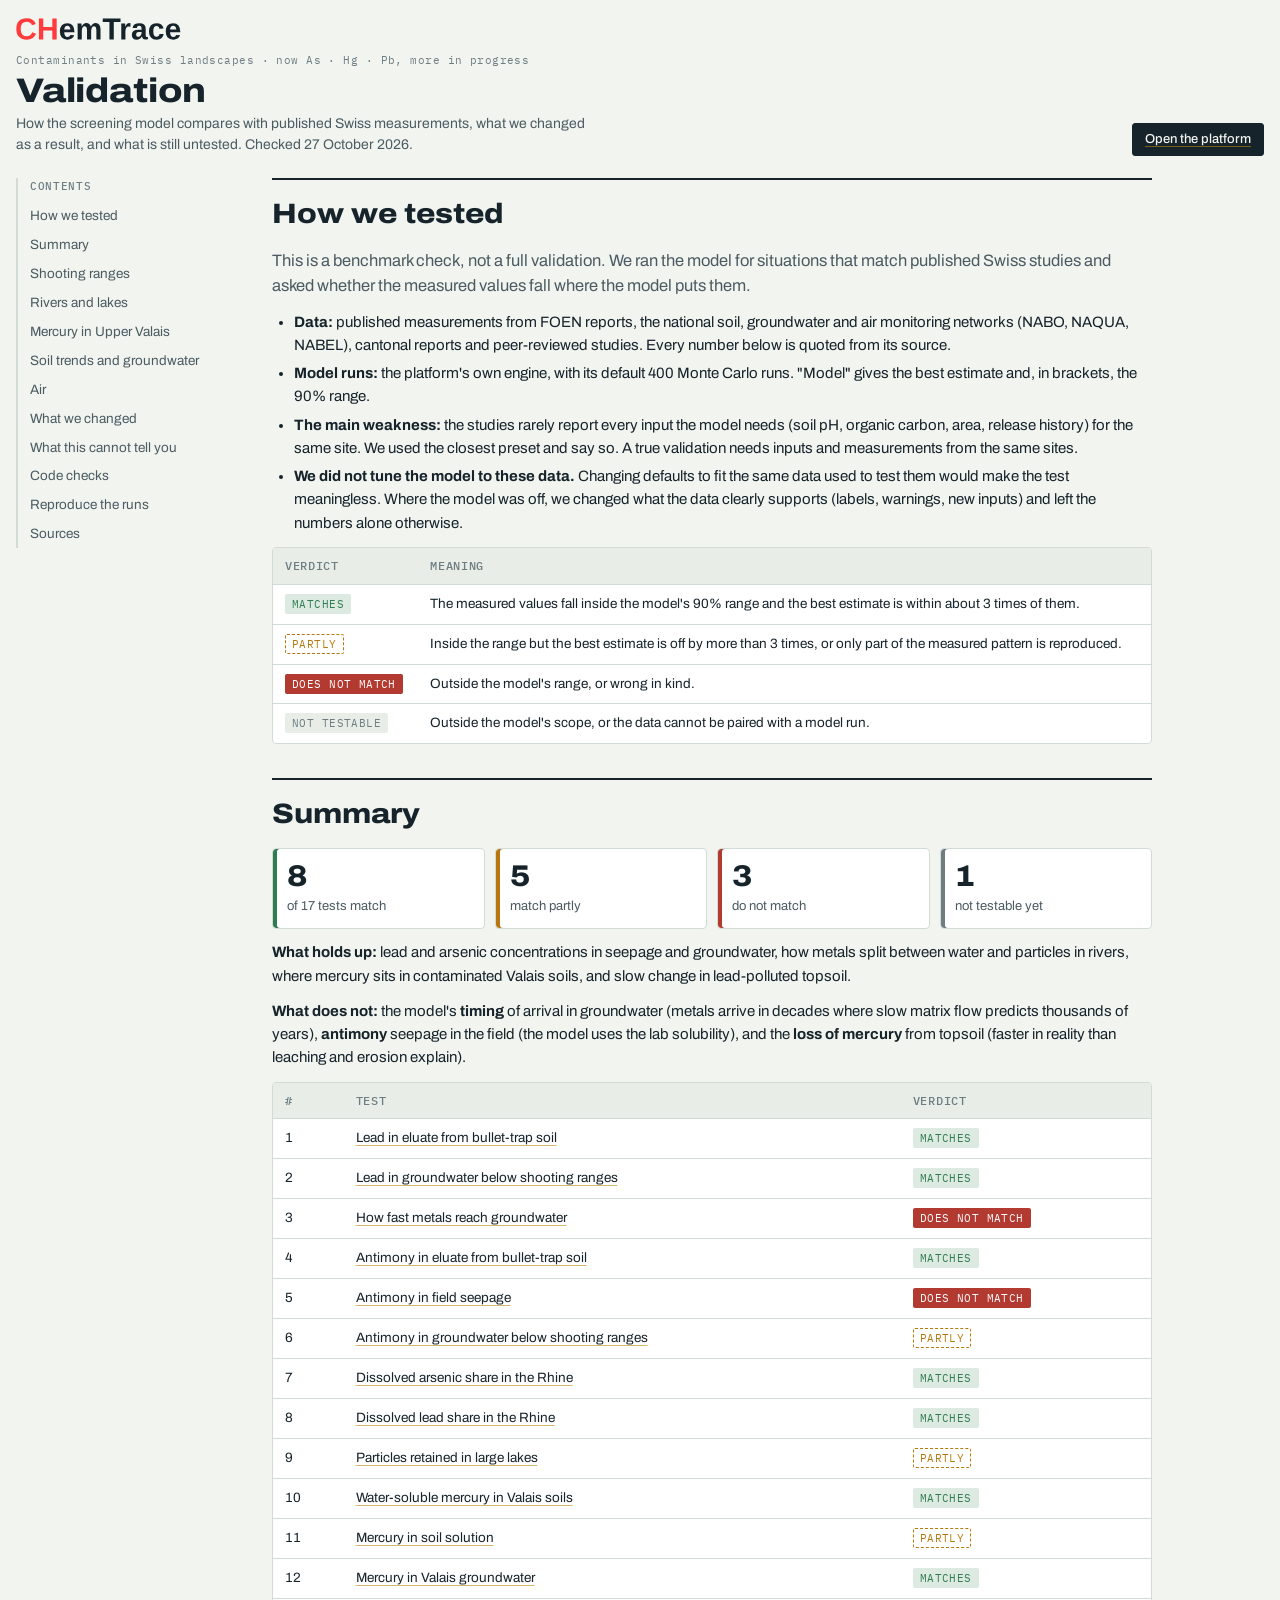
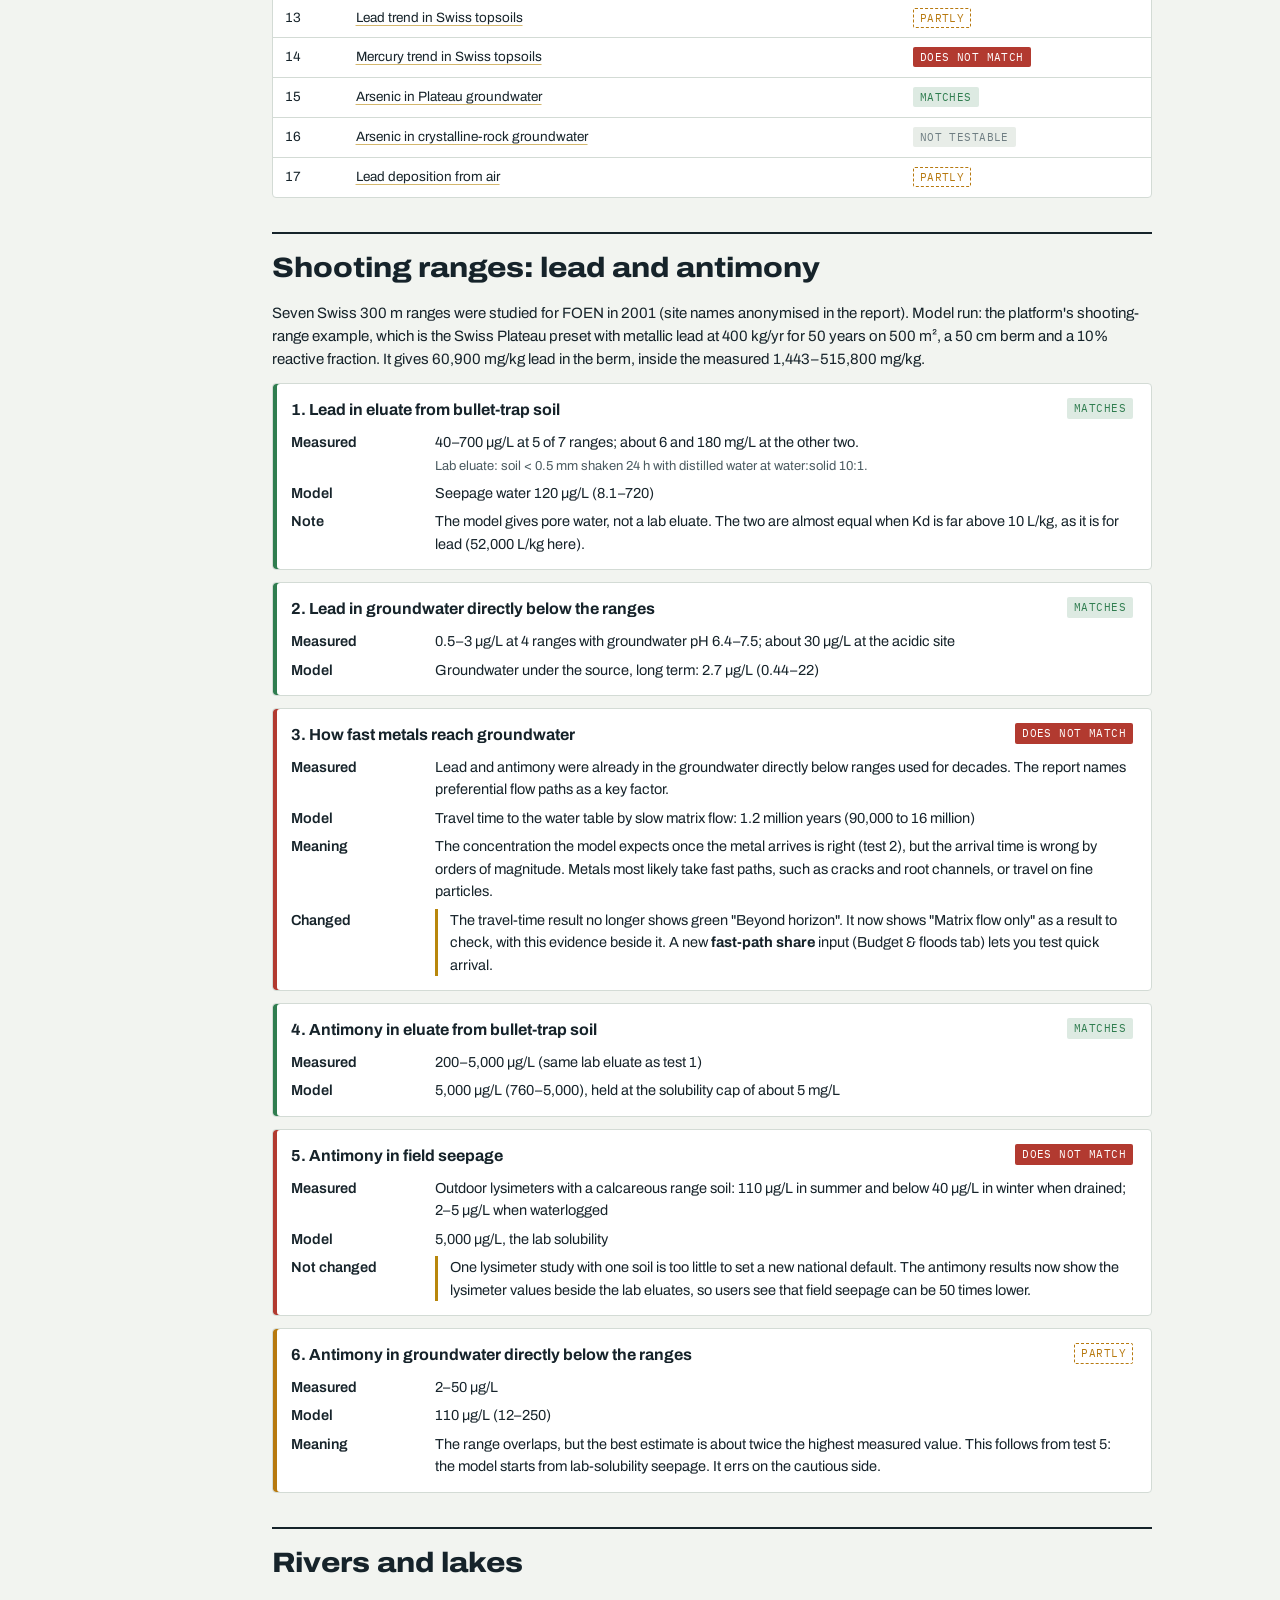
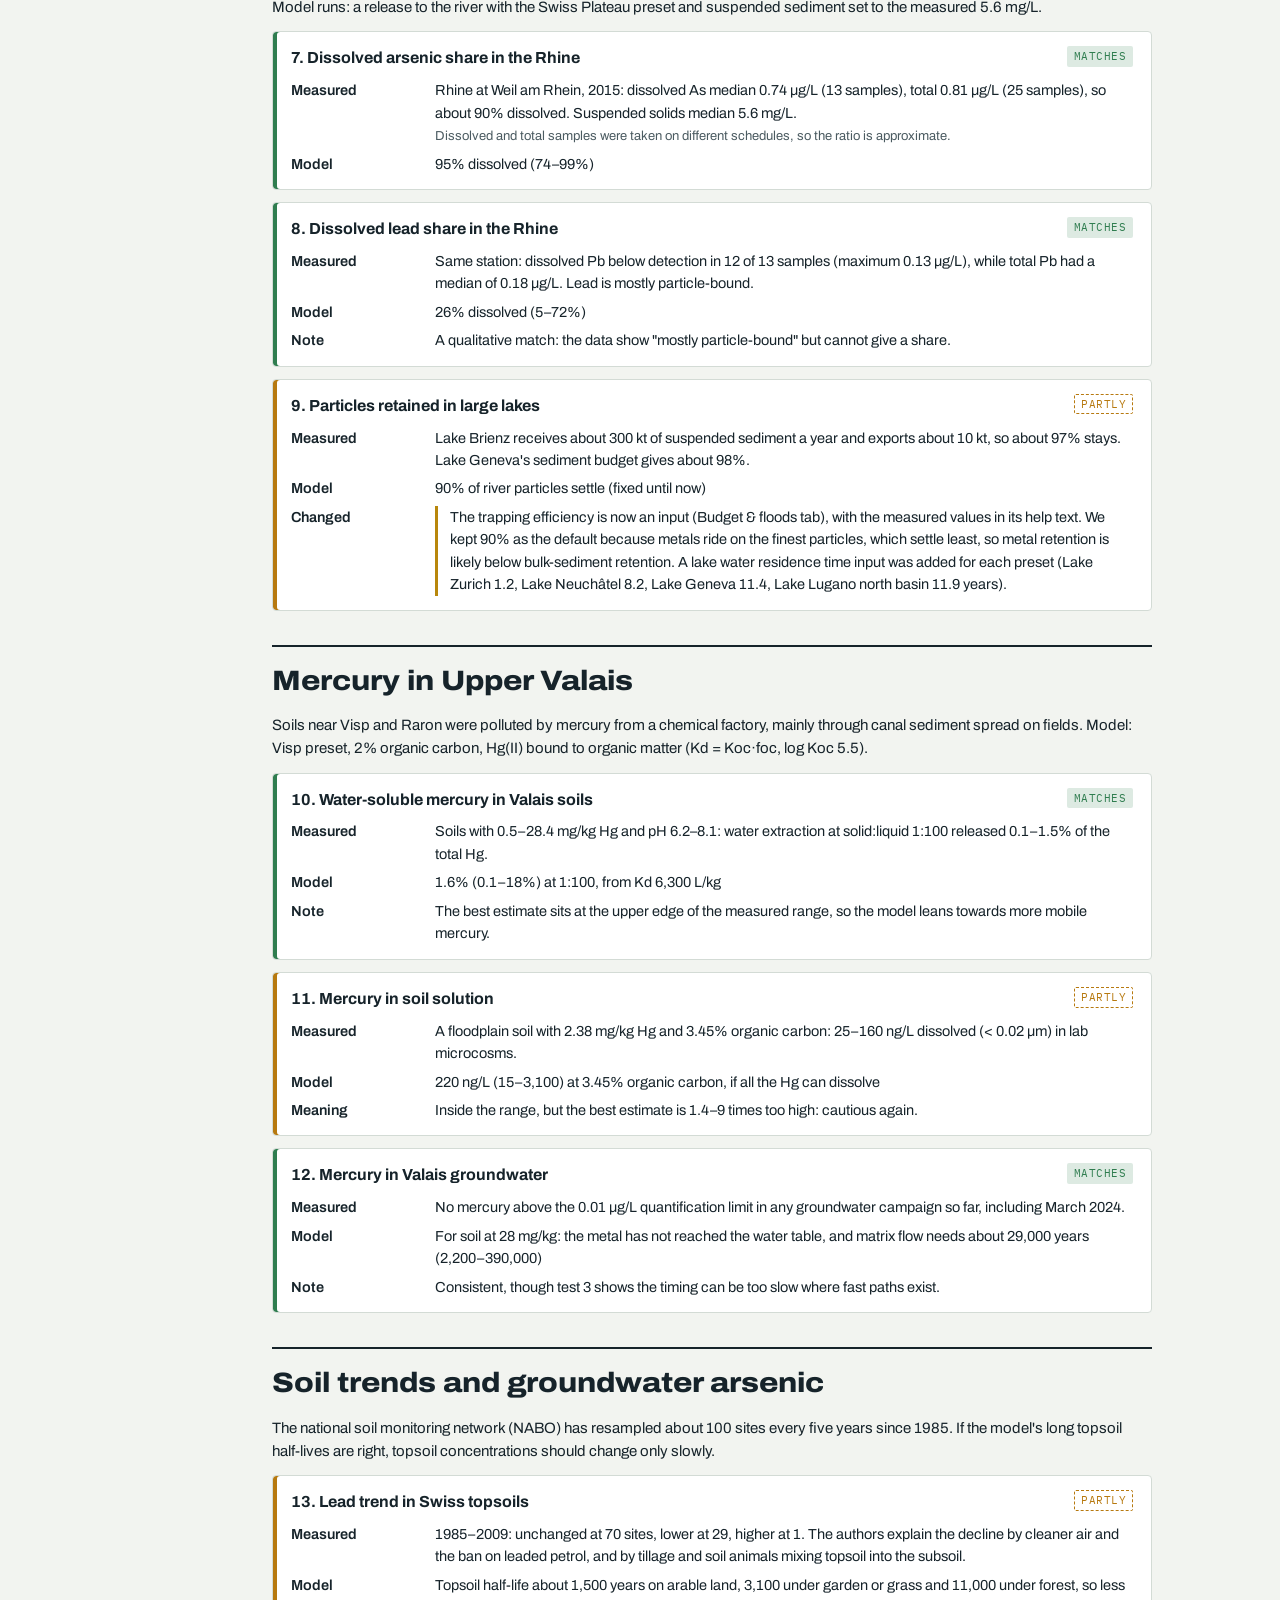
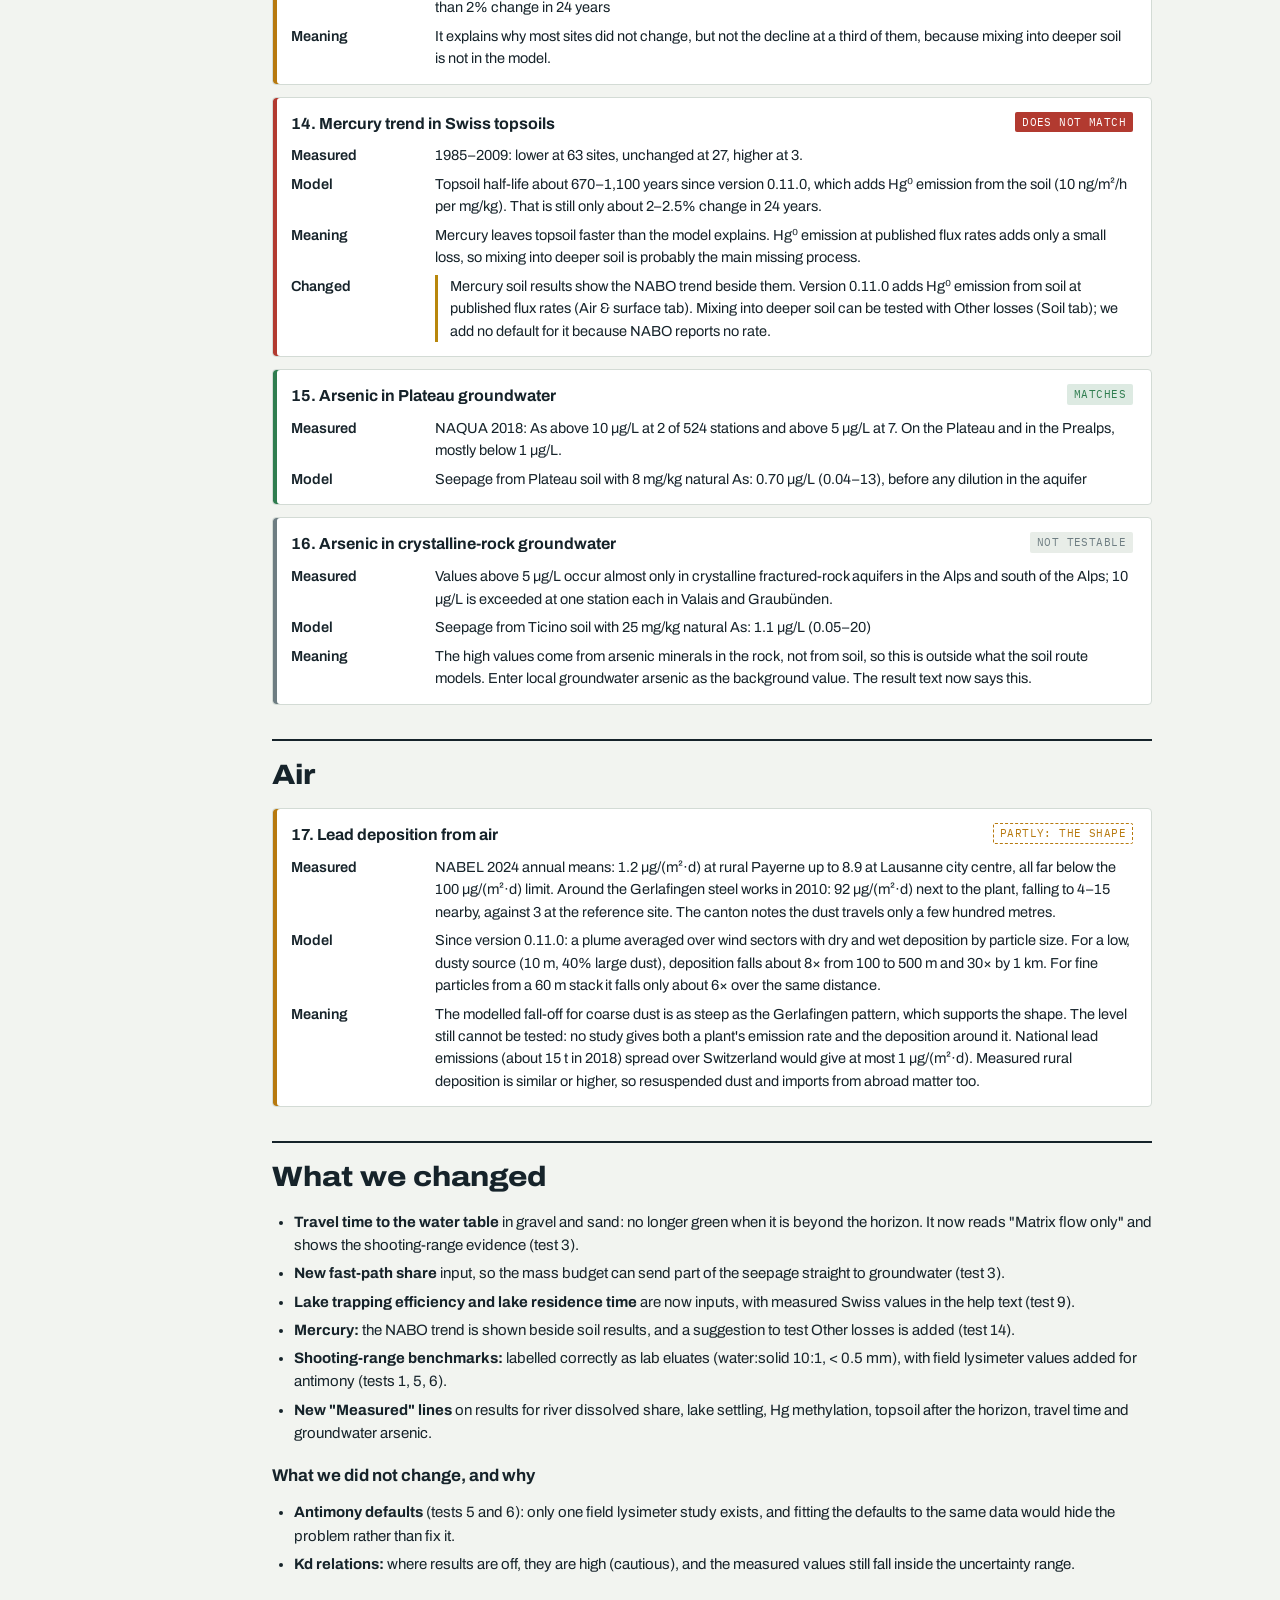
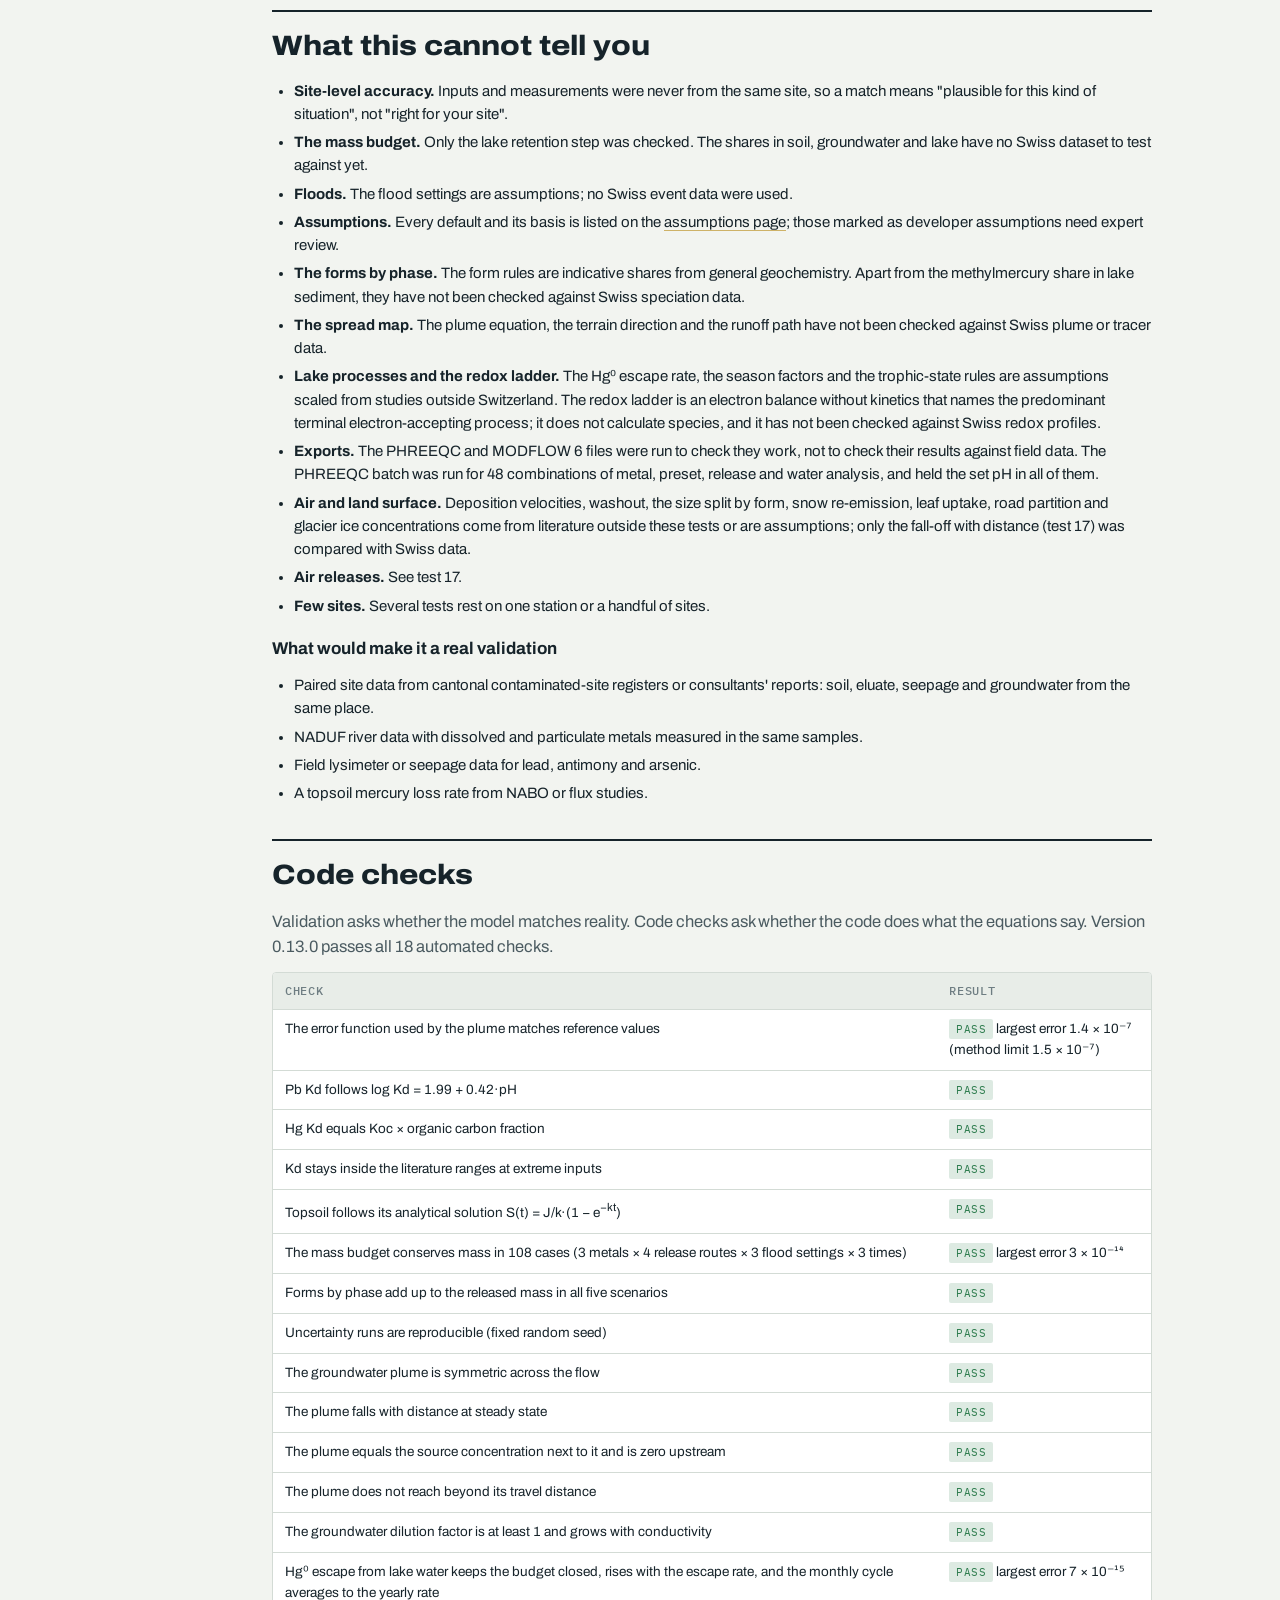
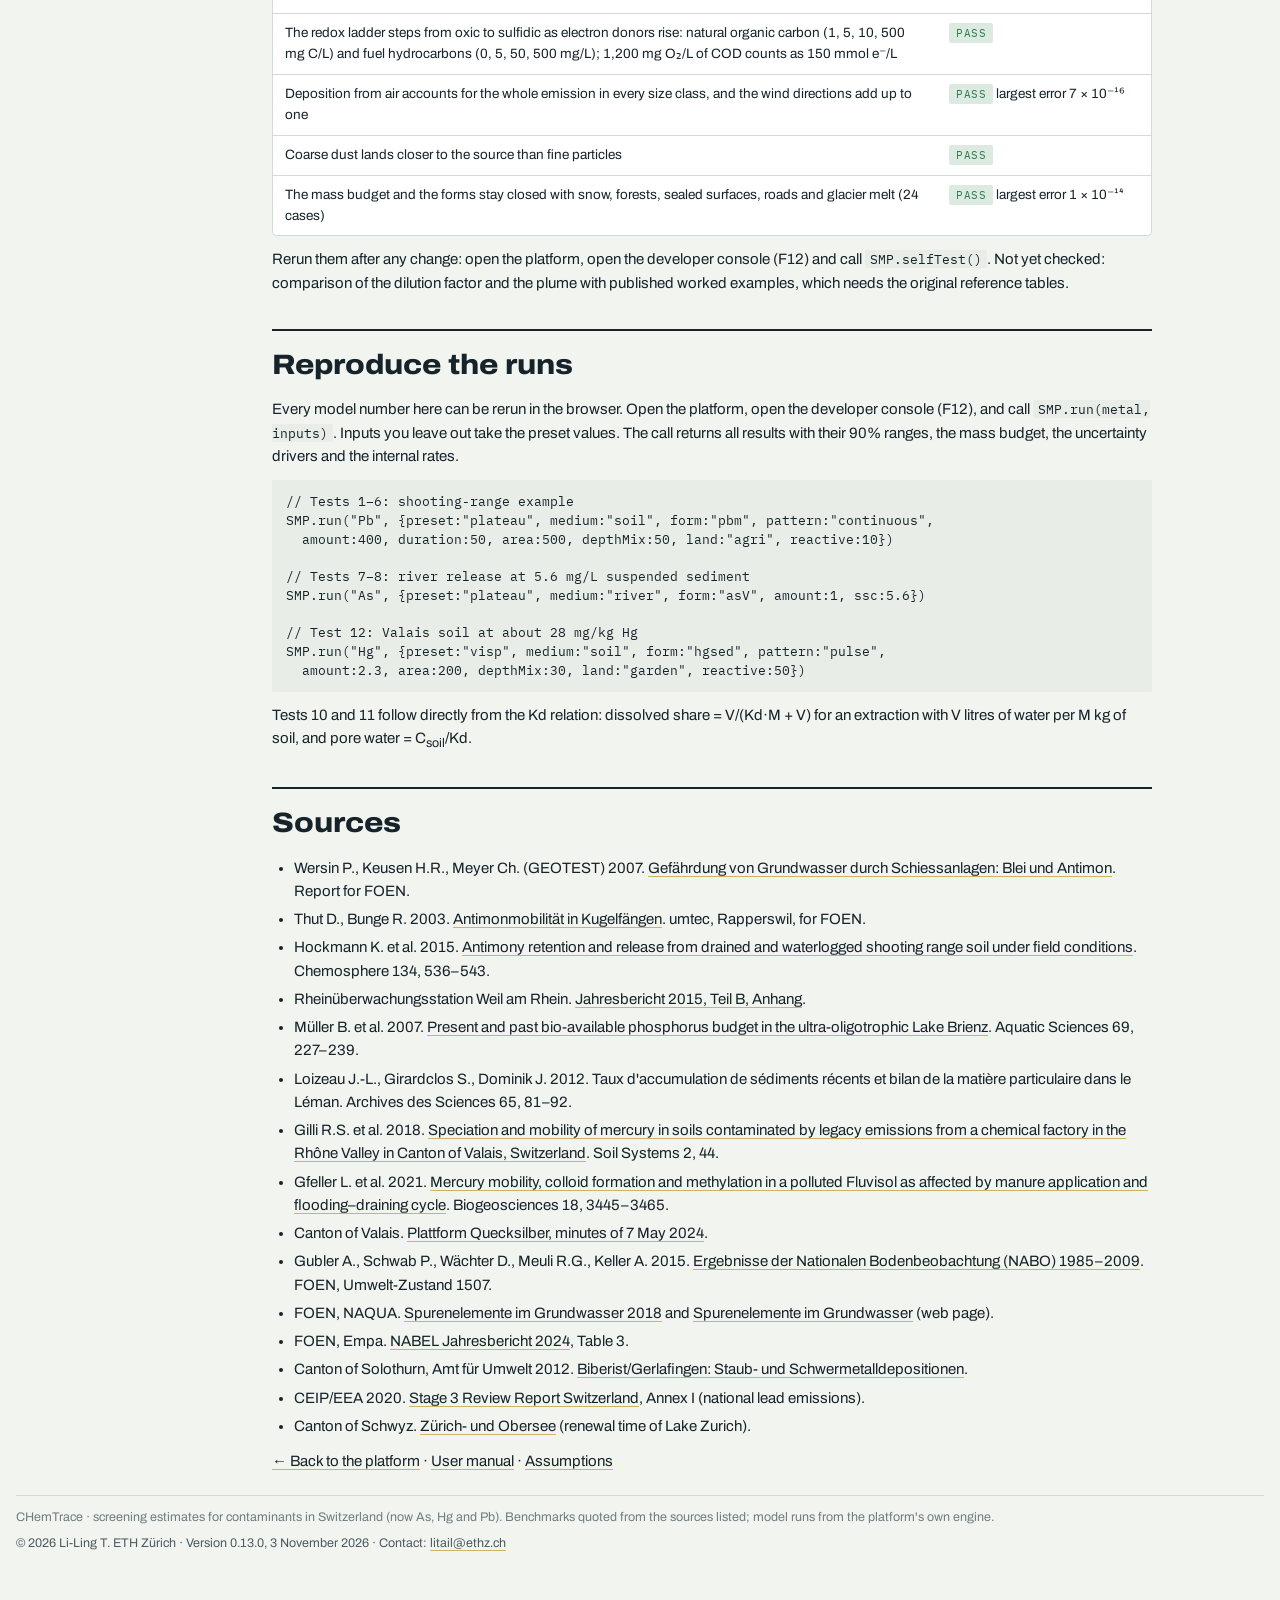
<file: site/validation.html>
<!doctype html>
<html lang="en">
<head>
<meta charset="utf-8">
<meta name="viewport" content="width=device-width, initial-scale=1, viewport-fit=cover">
<title>Validation · CHemTrace</title>
<meta name="description" content="How well CHemTrace matches published Swiss measurements of arsenic, mercury, lead and antimony, what was changed as a result, and what remains untested.">
<link rel="icon" href="assets/img/favicon.svg" type="image/svg+xml">
<link rel="stylesheet" href="assets/css/styles.css">
<script>
try{ var t = localStorage.getItem("cht-tw-theme"); if(t === "dark" || t === "light") document.documentElement.setAttribute("data-theme", t); }catch(e){}
try{ var m = localStorage.getItem("cht-tw-metal"); if(/^[A-Z][a-z]?$/.test(m || "")) document.documentElement.setAttribute("data-metal", m); }catch(e){}
</script>
<style>
.man{display:grid; grid-template-columns:220px minmax(0,1fr); gap:36px; align-items:start}
.toc{position:sticky; top:16px; display:flex; flex-direction:column; gap:2px; font-size:13.5px; border-left:2px solid var(--rule); padding-left:12px}
.toc b{font-family:var(--f-mono); font-size:11px; font-weight:500; letter-spacing:.06em; text-transform:uppercase; color:var(--ink-3); margin-bottom:6px}
.toc a{text-decoration:none; color:var(--ink-2); padding-block:3px}
.toc a:hover{color:var(--ink)}
.man-body{display:flex; flex-direction:column; gap:34px; min-width:0; max-width:880px}
.man-body section{display:flex; flex-direction:column; gap:12px; scroll-margin-top:16px}
.man-body h2{font-size:clamp(22px, 2.4vw, 28px); font-weight:800; font-stretch:112%; border-top:2px solid var(--ink); padding-top:12px}
.man-body h3{font-size:17px; font-weight:700; margin-top:6px}
.man-body p, .man-body li{font-size:15px; color:var(--ink)}
.man-body ul, .man-body ol{margin:0; padding-left:22px; display:flex; flex-direction:column; gap:5px}
.man-body code, .man-body pre{font-family:var(--f-mono); font-size:12.5px; background:var(--chip); border-radius:2px}
.man-body code{padding:1px 5px}
.man-body pre{padding:12px 14px; overflow-x:auto; margin:0; white-space:pre; line-height:1.5}
.man-body .lead{font-size:16.5px; color:var(--ink-2)}
.man-body .tbl-wrap table{min-width:600px}
.vtiles{display:grid; grid-template-columns:repeat(4, minmax(0,1fr)); gap:10px}
.vtile{background:var(--surface); border:1px solid var(--rule); border-radius:4px; padding:12px 14px; display:flex; flex-direction:column; gap:4px}
.vtile b{font-size:30px; font-weight:800; line-height:1.05; font-stretch:108%}
.vtile span{font-size:13px; color:var(--ink-2)}
.vtile[data-v="ok"]{box-shadow:inset 4px 0 0 var(--ok)}
.vtile[data-v="check"]{box-shadow:inset 4px 0 0 var(--warn)}
.vtile[data-v="crit"]{box-shadow:inset 4px 0 0 var(--crit)}
.vtile[data-v="info"]{box-shadow:inset 4px 0 0 var(--ink-3)}
.vt{background:var(--surface); border:1px solid var(--rule); border-radius:4px; padding:14px 18px; display:flex; flex-direction:column; gap:8px; scroll-margin-top:16px}
.vt[data-v="ok"]{box-shadow:inset 4px 0 0 var(--ok)}
.vt[data-v="check"]{box-shadow:inset 4px 0 0 var(--warn)}
.vt[data-v="crit"]{box-shadow:inset 4px 0 0 var(--crit)}
.vt[data-v="info"]{box-shadow:inset 4px 0 0 var(--ink-3)}
.vt-h{display:flex; justify-content:space-between; align-items:flex-start; gap:12px}
.vt h3{margin:0; font-size:16px}
.vt dl{margin:0; display:grid; grid-template-columns:130px minmax(0,1fr); gap:6px 14px; font-size:14.5px}
.vt dt{font-weight:600}
.vt dd{margin:0}
.vt dd small{color:var(--ink-2); font-size:13px}
.fix{border-left:3px solid var(--metal); padding-left:12px}
.back{font-size:14px}
@media (max-width: 860px){ .man{grid-template-columns:minmax(0,1fr)} .toc{position:static; border-left:0; padding-left:0; flex-direction:row; flex-wrap:wrap; gap:6px 14px} .toc b{width:100%} .vtiles{grid-template-columns:repeat(2, minmax(0,1fr))} }
@media (max-width: 520px){ .vt dl{grid-template-columns:minmax(0,1fr)} .vt dt{margin-top:4px} .vt-h{flex-direction:column; gap:6px} }
</style>
</head>
<body>
<div class="wrap">
  <header class="top">
    <div class="title-block">
      <a class="logo-link" href="index.html" aria-label="CHemTrace home"><svg class="logo-svg" viewBox="3.1 -70.8 550.3 72.8" xmlns="http://www.w3.org/2000/svg" aria-hidden="true" focusable="false"><path fill="#FF3B3B" d="M38.8 -10.4Q51.9 -10.4 56.9 -23.4L69.5 -18.7Q65.4 -8.7 57.6 -3.9Q49.8 1 38.8 1Q22.2 1 13.2 -8.4Q4.1 -17.8 4.1 -34.7Q4.1 -51.7 12.8 -60.7Q21.6 -69.8 38.2 -69.8Q50.3 -69.8 57.9 -65Q65.5 -60.1 68.6 -50.7L55.9 -47.2Q54.3 -52.4 49.6 -55.4Q44.9 -58.5 38.5 -58.5Q28.7 -58.5 23.7 -52.4Q18.6 -46.4 18.6 -34.7Q18.6 -22.9 23.8 -16.6Q29 -10.4 38.8 -10.4ZM123.3 0V-29.5H93.3V0H78.9V-68.8H93.3V-41.4H123.3V-68.8H137.7V0Z"/><path fill="currentColor" d="M173 1Q161.1 1 154.7 -6.1Q148.3 -13.1 148.3 -26.7Q148.3 -39.7 154.8 -46.8Q161.3 -53.8 173.2 -53.8Q184.6 -53.8 190.6 -46.3Q196.6 -38.7 196.6 -24.2V-23.8H162.7Q162.7 -16.1 165.6 -12.1Q168.5 -8.2 173.7 -8.2Q181 -8.2 182.9 -14.5L195.8 -13.4Q190.2 1 173 1ZM173 -45.2Q168.2 -45.2 165.6 -41.8Q163 -38.4 162.8 -32.4H183.3Q183 -38.8 180.3 -42Q177.6 -45.2 173 -45.2ZM238.1 0V-29.6Q238.1 -43.6 230.1 -43.6Q226 -43.6 223.4 -39.3Q220.8 -35.1 220.8 -28.3V0H207V-41Q207 -45.3 206.9 -48Q206.8 -50.7 206.6 -52.8H219.7Q219.9 -51.9 220.1 -47.9Q220.4 -43.8 220.4 -42.3H220.6Q223.1 -48.4 226.9 -51.1Q230.7 -53.9 235.9 -53.9Q248 -53.9 250.6 -42.3H250.9Q253.6 -48.5 257.4 -51.2Q261.1 -53.9 266.9 -53.9Q274.7 -53.9 278.7 -48.6Q282.8 -43.4 282.8 -33.5V0H269.1V-29.6Q269.1 -43.6 261.1 -43.6Q257.1 -43.6 254.6 -39.7Q252 -35.8 251.8 -29V0ZM326.7 -57.7V0H312.3V-57.7H290.1V-68.8H349V-57.7ZM351.5 0V-40.4Q351.5 -44.8 351.4 -47.7Q351.3 -50.6 351.1 -52.8H364.2Q364.4 -52 364.6 -47.5Q364.8 -43 364.8 -41.6H365Q367 -47.1 368.6 -49.4Q370.2 -51.7 372.3 -52.8Q374.5 -53.9 377.7 -53.9Q380.3 -53.9 381.9 -53.1V-41.7Q378.6 -42.4 376.1 -42.4Q370.9 -42.4 368.1 -38.2Q365.2 -34.1 365.2 -25.9V0ZM402.6 1Q395 1 390.7 -3.2Q386.4 -7.4 386.4 -14.9Q386.4 -23.1 391.7 -27.4Q397.1 -31.7 407.2 -31.8L418.6 -32V-34.7Q418.6 -39.9 416.8 -42.4Q415 -44.9 410.9 -44.9Q407.1 -44.9 405.3 -43.2Q403.5 -41.5 403.1 -37.5L388.8 -38.1Q390.1 -45.8 395.8 -49.8Q401.6 -53.8 411.5 -53.8Q421.5 -53.8 426.9 -48.9Q432.3 -43.9 432.3 -34.9V-15.6Q432.3 -11.2 433.3 -9.5Q434.3 -7.8 436.7 -7.8Q438.2 -7.8 439.7 -8.1V-0.7Q438.5 -0.4 437.5 -0.1Q436.5 0.1 435.5 0.2Q434.6 0.4 433.5 0.5Q432.4 0.6 430.9 0.6Q425.7 0.6 423.3 -2Q420.8 -4.5 420.3 -9.4H420Q414.3 1 402.6 1ZM418.6 -24.5 411.6 -24.4Q406.8 -24.2 404.8 -23.3Q402.8 -22.5 401.7 -20.7Q400.7 -18.9 400.7 -16Q400.7 -12.3 402.4 -10.4Q404.2 -8.6 407 -8.6Q410.3 -8.6 412.9 -10.4Q415.6 -12.1 417.1 -15.2Q418.6 -18.3 418.6 -21.8ZM468.1 1Q456.1 1 449.5 -6.2Q443 -13.3 443 -26.1Q443 -39.2 449.6 -46.5Q456.2 -53.8 468.3 -53.8Q477.6 -53.8 483.7 -49.1Q489.8 -44.4 491.4 -36.2L477.5 -35.5Q477 -39.6 474.6 -42Q472.3 -44.4 468 -44.4Q457.4 -44.4 457.4 -26.7Q457.4 -8.4 468.2 -8.4Q472.1 -8.4 474.7 -10.9Q477.3 -13.3 478 -18.2L491.7 -17.6Q491 -12.2 487.9 -7.9Q484.7 -3.7 479.6 -1.3Q474.5 1 468.1 1ZM523.3 1Q511.4 1 505 -6.1Q498.6 -13.1 498.6 -26.7Q498.6 -39.7 505.1 -46.8Q511.6 -53.8 523.5 -53.8Q534.9 -53.8 540.9 -46.3Q546.9 -38.7 546.9 -24.2V-23.8H513Q513 -16.1 515.8 -12.1Q518.7 -8.2 524 -8.2Q531.2 -8.2 533.2 -14.5L546.1 -13.4Q540.5 1 523.3 1ZM523.3 -45.2Q518.5 -45.2 515.8 -41.8Q513.2 -38.4 513.1 -32.4H533.6Q533.2 -38.8 530.5 -42Q527.8 -45.2 523.3 -45.2Z"/></svg></a>
      <span class="kicker">Contaminants in Swiss landscapes · now As · Hg · Pb, more in progress</span>
      <h1>Validation</h1>
      <p class="lede">How the screening model compares with published Swiss measurements, what we changed as a result, and what is still untested. Checked 27 October 2026.</p>
    </div>
    <a class="btn" href="index.html">Open the platform</a>
  </header>

  <div class="man">
    <nav class="toc" aria-label="Contents">
      <b>Contents</b>
      <a href="#approach">How we tested</a>
      <a href="#summary">Summary</a>
      <a href="#ranges">Shooting ranges</a>
      <a href="#water">Rivers and lakes</a>
      <a href="#valais">Mercury in Upper Valais</a>
      <a href="#trends">Soil trends and groundwater</a>
      <a href="#air">Air</a>
      <a href="#changes">What we changed</a>
      <a href="#limits">What this cannot tell you</a>
      <a href="#checks">Code checks</a>
      <a href="#reproduce">Reproduce the runs</a>
      <a href="#sources">Sources</a>
    </nav>

    <main class="man-body">
      <section id="approach">
        <h2>How we tested</h2>
        <p class="lead">This is a benchmark check, not a full validation. We ran the model for situations that match published Swiss studies and asked whether the measured values fall where the model puts them.</p>
        <ul>
          <li><b>Data:</b> published measurements from FOEN reports, the national soil, groundwater and air monitoring networks (NABO, NAQUA, NABEL), cantonal reports and peer-reviewed studies. Every number below is quoted from its source.</li>
          <li><b>Model runs:</b> the platform's own engine, with its default 400 Monte Carlo runs. "Model" gives the best estimate and, in brackets, the 90% range.</li>
          <li><b>The main weakness:</b> the studies rarely report every input the model needs (soil pH, organic carbon, area, release history) for the same site. We used the closest preset and say so. A true validation needs inputs and measurements from the same sites.</li>
          <li><b>We did not tune the model to these data.</b> Changing defaults to fit the same data used to test them would make the test meaningless. Where the model was off, we changed what the data clearly supports (labels, warnings, new inputs) and left the numbers alone otherwise.</li>
        </ul>
        <div class="tbl-wrap"><table>
          <thead><tr><th>Verdict</th><th>Meaning</th></tr></thead>
          <tbody>
            <tr><td><span class="pill ok">Matches</span></td><td>The measured values fall inside the model's 90% range and the best estimate is within about 3 times of them.</td></tr>
            <tr><td><span class="pill check">Partly</span></td><td>Inside the range but the best estimate is off by more than 3 times, or only part of the measured pattern is reproduced.</td></tr>
            <tr><td><span class="pill crit">Does not match</span></td><td>Outside the model's range, or wrong in kind.</td></tr>
            <tr><td><span class="pill info">Not testable</span></td><td>Outside the model's scope, or the data cannot be paired with a model run.</td></tr>
          </tbody>
        </table></div>
      </section>

      <section id="summary">
        <h2>Summary</h2>
        <div class="vtiles">
          <div class="vtile" data-v="ok"><b>8</b><span>of 17 tests match</span></div>
          <div class="vtile" data-v="check"><b>5</b><span>match partly</span></div>
          <div class="vtile" data-v="crit"><b>3</b><span>do not match</span></div>
          <div class="vtile" data-v="info"><b>1</b><span>not testable yet</span></div>
        </div>
        <p><b>What holds up:</b> lead and arsenic concentrations in seepage and groundwater, how metals split between water and particles in rivers, where mercury sits in contaminated Valais soils, and slow change in lead-polluted topsoil.</p>
        <p><b>What does not:</b> the model's <b>timing</b> of arrival in groundwater (metals arrive in decades where slow matrix flow predicts thousands of years), <b>antimony</b> seepage in the field (the model uses the lab solubility), and the <b>loss of mercury</b> from topsoil (faster in reality than leaching and erosion explain).</p>
        <div class="tbl-wrap"><table>
          <thead><tr><th>#</th><th>Test</th><th>Verdict</th></tr></thead>
          <tbody>
            <tr><td>1</td><td><a href="#t1">Lead in eluate from bullet-trap soil</a></td><td><span class="pill ok">Matches</span></td></tr>
            <tr><td>2</td><td><a href="#t2">Lead in groundwater below shooting ranges</a></td><td><span class="pill ok">Matches</span></td></tr>
            <tr><td>3</td><td><a href="#t3">How fast metals reach groundwater</a></td><td><span class="pill crit">Does not match</span></td></tr>
            <tr><td>4</td><td><a href="#t4">Antimony in eluate from bullet-trap soil</a></td><td><span class="pill ok">Matches</span></td></tr>
            <tr><td>5</td><td><a href="#t5">Antimony in field seepage</a></td><td><span class="pill crit">Does not match</span></td></tr>
            <tr><td>6</td><td><a href="#t6">Antimony in groundwater below shooting ranges</a></td><td><span class="pill check">Partly</span></td></tr>
            <tr><td>7</td><td><a href="#t7">Dissolved arsenic share in the Rhine</a></td><td><span class="pill ok">Matches</span></td></tr>
            <tr><td>8</td><td><a href="#t8">Dissolved lead share in the Rhine</a></td><td><span class="pill ok">Matches</span></td></tr>
            <tr><td>9</td><td><a href="#t9">Particles retained in large lakes</a></td><td><span class="pill check">Partly</span></td></tr>
            <tr><td>10</td><td><a href="#t10">Water-soluble mercury in Valais soils</a></td><td><span class="pill ok">Matches</span></td></tr>
            <tr><td>11</td><td><a href="#t11">Mercury in soil solution</a></td><td><span class="pill check">Partly</span></td></tr>
            <tr><td>12</td><td><a href="#t12">Mercury in Valais groundwater</a></td><td><span class="pill ok">Matches</span></td></tr>
            <tr><td>13</td><td><a href="#t13">Lead trend in Swiss topsoils</a></td><td><span class="pill check">Partly</span></td></tr>
            <tr><td>14</td><td><a href="#t14">Mercury trend in Swiss topsoils</a></td><td><span class="pill crit">Does not match</span></td></tr>
            <tr><td>15</td><td><a href="#t15">Arsenic in Plateau groundwater</a></td><td><span class="pill ok">Matches</span></td></tr>
            <tr><td>16</td><td><a href="#t16">Arsenic in crystalline-rock groundwater</a></td><td><span class="pill info">Not testable</span></td></tr>
            <tr><td>17</td><td><a href="#t17">Lead deposition from air</a></td><td><span class="pill check">Partly</span></td></tr>
          </tbody>
        </table></div>
      </section>

      <section id="ranges">
        <h2>Shooting ranges: lead and antimony</h2>
        <p>Seven Swiss 300 m ranges were studied for FOEN in 2001 (site names anonymised in the report). Model run: the platform's shooting-range example, which is the Swiss Plateau preset with metallic lead at 400 kg/yr for 50 years on 500 m², a 50 cm berm and a 10% reactive fraction. It gives 60,900 mg/kg lead in the berm, inside the measured 1,443–515,800 mg/kg.</p>

        <div class="vt" id="t1" data-v="ok">
          <div class="vt-h"><h3>1. Lead in eluate from bullet-trap soil</h3><span class="pill ok">Matches</span></div>
          <dl>
            <dt>Measured</dt><dd>40–700 µg/L at 5 of 7 ranges; about 6 and 180 mg/L at the other two.<br><small>Lab eluate: soil &lt; 0.5 mm shaken 24 h with distilled water at water:solid 10:1.</small></dd>
            <dt>Model</dt><dd>Seepage water 120 µg/L (8.1–720)</dd>
            <dt>Note</dt><dd>The model gives pore water, not a lab eluate. The two are almost equal when Kd is far above 10 L/kg, as it is for lead (52,000 L/kg here).</dd>
          </dl>
        </div>

        <div class="vt" id="t2" data-v="ok">
          <div class="vt-h"><h3>2. Lead in groundwater directly below the ranges</h3><span class="pill ok">Matches</span></div>
          <dl>
            <dt>Measured</dt><dd>0.5–3 µg/L at 4 ranges with groundwater pH 6.4–7.5; about 30 µg/L at the acidic site</dd>
            <dt>Model</dt><dd>Groundwater under the source, long term: 2.7 µg/L (0.44–22)</dd>
          </dl>
        </div>

        <div class="vt" id="t3" data-v="crit">
          <div class="vt-h"><h3>3. How fast metals reach groundwater</h3><span class="pill crit">Does not match</span></div>
          <dl>
            <dt>Measured</dt><dd>Lead and antimony were already in the groundwater directly below ranges used for decades. The report names preferential flow paths as a key factor.</dd>
            <dt>Model</dt><dd>Travel time to the water table by slow matrix flow: 1.2 million years (90,000 to 16 million)</dd>
            <dt>Meaning</dt><dd>The concentration the model expects once the metal arrives is right (test 2), but the arrival time is wrong by orders of magnitude. Metals most likely take fast paths, such as cracks and root channels, or travel on fine particles.</dd>
            <dt>Changed</dt><dd class="fix">The travel-time result no longer shows green "Beyond horizon". It now shows "Matrix flow only" as a result to check, with this evidence beside it. A new <b>fast-path share</b> input (Budget &amp; floods tab) lets you test quick arrival.</dd>
          </dl>
        </div>

        <div class="vt" id="t4" data-v="ok">
          <div class="vt-h"><h3>4. Antimony in eluate from bullet-trap soil</h3><span class="pill ok">Matches</span></div>
          <dl>
            <dt>Measured</dt><dd>200–5,000 µg/L (same lab eluate as test 1)</dd>
            <dt>Model</dt><dd>5,000 µg/L (760–5,000), held at the solubility cap of about 5 mg/L</dd>
          </dl>
        </div>

        <div class="vt" id="t5" data-v="crit">
          <div class="vt-h"><h3>5. Antimony in field seepage</h3><span class="pill crit">Does not match</span></div>
          <dl>
            <dt>Measured</dt><dd>Outdoor lysimeters with a calcareous range soil: 110 µg/L in summer and below 40 µg/L in winter when drained; 2–5 µg/L when waterlogged</dd>
            <dt>Model</dt><dd>5,000 µg/L, the lab solubility</dd>
            <dt>Not changed</dt><dd class="fix">One lysimeter study with one soil is too little to set a new national default. The antimony results now show the lysimeter values beside the lab eluates, so users see that field seepage can be 50 times lower.</dd>
          </dl>
        </div>

        <div class="vt" id="t6" data-v="check">
          <div class="vt-h"><h3>6. Antimony in groundwater directly below the ranges</h3><span class="pill check">Partly</span></div>
          <dl>
            <dt>Measured</dt><dd>2–50 µg/L</dd>
            <dt>Model</dt><dd>110 µg/L (12–250)</dd>
            <dt>Meaning</dt><dd>The range overlaps, but the best estimate is about twice the highest measured value. This follows from test 5: the model starts from lab-solubility seepage. It errs on the cautious side.</dd>
          </dl>
        </div>
      </section>

      <section id="water">
        <h2>Rivers and lakes</h2>
        <p>Model runs: a release to the river with the Swiss Plateau preset and suspended sediment set to the measured 5.6 mg/L.</p>

        <div class="vt" id="t7" data-v="ok">
          <div class="vt-h"><h3>7. Dissolved arsenic share in the Rhine</h3><span class="pill ok">Matches</span></div>
          <dl>
            <dt>Measured</dt><dd>Rhine at Weil am Rhein, 2015: dissolved As median 0.74 µg/L (13 samples), total 0.81 µg/L (25 samples), so about 90% dissolved. Suspended solids median 5.6 mg/L.<br><small>Dissolved and total samples were taken on different schedules, so the ratio is approximate.</small></dd>
            <dt>Model</dt><dd>95% dissolved (74–99%)</dd>
          </dl>
        </div>

        <div class="vt" id="t8" data-v="ok">
          <div class="vt-h"><h3>8. Dissolved lead share in the Rhine</h3><span class="pill ok">Matches</span></div>
          <dl>
            <dt>Measured</dt><dd>Same station: dissolved Pb below detection in 12 of 13 samples (maximum 0.13 µg/L), while total Pb had a median of 0.18 µg/L. Lead is mostly particle-bound.</dd>
            <dt>Model</dt><dd>26% dissolved (5–72%)</dd>
            <dt>Note</dt><dd>A qualitative match: the data show "mostly particle-bound" but cannot give a share.</dd>
          </dl>
        </div>

        <div class="vt" id="t9" data-v="check">
          <div class="vt-h"><h3>9. Particles retained in large lakes</h3><span class="pill check">Partly</span></div>
          <dl>
            <dt>Measured</dt><dd>Lake Brienz receives about 300 kt of suspended sediment a year and exports about 10 kt, so about 97% stays. Lake Geneva's sediment budget gives about 98%.</dd>
            <dt>Model</dt><dd>90% of river particles settle (fixed until now)</dd>
            <dt>Changed</dt><dd class="fix">The trapping efficiency is now an input (Budget &amp; floods tab), with the measured values in its help text. We kept 90% as the default because metals ride on the finest particles, which settle least, so metal retention is likely below bulk-sediment retention. A lake water residence time input was added for each preset (Lake Zurich 1.2, Lake Neuchâtel 8.2, Lake Geneva 11.4, Lake Lugano north basin 11.9 years).</dd>
          </dl>
        </div>
      </section>

      <section id="valais">
        <h2>Mercury in Upper Valais</h2>
        <p>Soils near Visp and Raron were polluted by mercury from a chemical factory, mainly through canal sediment spread on fields. Model: Visp preset, 2% organic carbon, Hg(II) bound to organic matter (Kd = Koc·foc, log Koc 5.5).</p>

        <div class="vt" id="t10" data-v="ok">
          <div class="vt-h"><h3>10. Water-soluble mercury in Valais soils</h3><span class="pill ok">Matches</span></div>
          <dl>
            <dt>Measured</dt><dd>Soils with 0.5–28.4 mg/kg Hg and pH 6.2–8.1: water extraction at solid:liquid 1:100 released 0.1–1.5% of the total Hg.</dd>
            <dt>Model</dt><dd>1.6% (0.1–18%) at 1:100, from Kd 6,300 L/kg</dd>
            <dt>Note</dt><dd>The best estimate sits at the upper edge of the measured range, so the model leans towards more mobile mercury.</dd>
          </dl>
        </div>

        <div class="vt" id="t11" data-v="check">
          <div class="vt-h"><h3>11. Mercury in soil solution</h3><span class="pill check">Partly</span></div>
          <dl>
            <dt>Measured</dt><dd>A floodplain soil with 2.38 mg/kg Hg and 3.45% organic carbon: 25–160 ng/L dissolved (&lt; 0.02 µm) in lab microcosms.</dd>
            <dt>Model</dt><dd>220 ng/L (15–3,100) at 3.45% organic carbon, if all the Hg can dissolve</dd>
            <dt>Meaning</dt><dd>Inside the range, but the best estimate is 1.4–9 times too high: cautious again.</dd>
          </dl>
        </div>

        <div class="vt" id="t12" data-v="ok">
          <div class="vt-h"><h3>12. Mercury in Valais groundwater</h3><span class="pill ok">Matches</span></div>
          <dl>
            <dt>Measured</dt><dd>No mercury above the 0.01 µg/L quantification limit in any groundwater campaign so far, including March 2024.</dd>
            <dt>Model</dt><dd>For soil at 28 mg/kg: the metal has not reached the water table, and matrix flow needs about 29,000 years (2,200–390,000)</dd>
            <dt>Note</dt><dd>Consistent, though test 3 shows the timing can be too slow where fast paths exist.</dd>
          </dl>
        </div>
      </section>

      <section id="trends">
        <h2>Soil trends and groundwater arsenic</h2>
        <p>The national soil monitoring network (NABO) has resampled about 100 sites every five years since 1985. If the model's long topsoil half-lives are right, topsoil concentrations should change only slowly.</p>

        <div class="vt" id="t13" data-v="check">
          <div class="vt-h"><h3>13. Lead trend in Swiss topsoils</h3><span class="pill check">Partly</span></div>
          <dl>
            <dt>Measured</dt><dd>1985–2009: unchanged at 70 sites, lower at 29, higher at 1. The authors explain the decline by cleaner air and the ban on leaded petrol, and by tillage and soil animals mixing topsoil into the subsoil.</dd>
            <dt>Model</dt><dd>Topsoil half-life about 1,500 years on arable land, 3,100 under garden or grass and 11,000 under forest, so less than 2% change in 24 years</dd>
            <dt>Meaning</dt><dd>It explains why most sites did not change, but not the decline at a third of them, because mixing into deeper soil is not in the model.</dd>
          </dl>
        </div>

        <div class="vt" id="t14" data-v="crit">
          <div class="vt-h"><h3>14. Mercury trend in Swiss topsoils</h3><span class="pill crit">Does not match</span></div>
          <dl>
            <dt>Measured</dt><dd>1985–2009: lower at 63 sites, unchanged at 27, higher at 3.</dd>
            <dt>Model</dt><dd>Topsoil half-life about 670–1,100 years since version 0.11.0, which adds Hg⁰ emission from the soil (10 ng/m²/h per mg/kg). That is still only about 2–2.5% change in 24 years.</dd>
            <dt>Meaning</dt><dd>Mercury leaves topsoil faster than the model explains. Hg⁰ emission at published flux rates adds only a small loss, so mixing into deeper soil is probably the main missing process.</dd>
            <dt>Changed</dt><dd class="fix">Mercury soil results show the NABO trend beside them. Version 0.11.0 adds Hg⁰ emission from soil at published flux rates (Air &amp; surface tab). Mixing into deeper soil can be tested with Other losses (Soil tab); we add no default for it because NABO reports no rate.</dd>
          </dl>
        </div>

        <div class="vt" id="t15" data-v="ok">
          <div class="vt-h"><h3>15. Arsenic in Plateau groundwater</h3><span class="pill ok">Matches</span></div>
          <dl>
            <dt>Measured</dt><dd>NAQUA 2018: As above 10 µg/L at 2 of 524 stations and above 5 µg/L at 7. On the Plateau and in the Prealps, mostly below 1 µg/L.</dd>
            <dt>Model</dt><dd>Seepage from Plateau soil with 8 mg/kg natural As: 0.70 µg/L (0.04–13), before any dilution in the aquifer</dd>
          </dl>
        </div>

        <div class="vt" id="t16" data-v="info">
          <div class="vt-h"><h3>16. Arsenic in crystalline-rock groundwater</h3><span class="pill info">Not testable</span></div>
          <dl>
            <dt>Measured</dt><dd>Values above 5 µg/L occur almost only in crystalline fractured-rock aquifers in the Alps and south of the Alps; 10 µg/L is exceeded at one station each in Valais and Graubünden.</dd>
            <dt>Model</dt><dd>Seepage from Ticino soil with 25 mg/kg natural As: 1.1 µg/L (0.05–20)</dd>
            <dt>Meaning</dt><dd>The high values come from arsenic minerals in the rock, not from soil, so this is outside what the soil route models. Enter local groundwater arsenic as the background value. The result text now says this.</dd>
          </dl>
        </div>
      </section>

      <section id="air">
        <h2>Air</h2>
        <div class="vt" id="t17" data-v="check">
          <div class="vt-h"><h3>17. Lead deposition from air</h3><span class="pill check">Partly: the shape</span></div>
          <dl>
            <dt>Measured</dt><dd>NABEL 2024 annual means: 1.2 µg/(m²·d) at rural Payerne up to 8.9 at Lausanne city centre, all far below the 100 µg/(m²·d) limit. Around the Gerlafingen steel works in 2010: 92 µg/(m²·d) next to the plant, falling to 4–15 nearby, against 3 at the reference site. The canton notes the dust travels only a few hundred metres.</dd>
            <dt>Model</dt><dd>Since version 0.11.0: a plume averaged over wind sectors with dry and wet deposition by particle size. For a low, dusty source (10 m, 40% large dust), deposition falls about 8× from 100 to 500 m and 30× by 1 km. For fine particles from a 60 m stack it falls only about 6× over the same distance.</dd>
            <dt>Meaning</dt><dd>The modelled fall-off for coarse dust is as steep as the Gerlafingen pattern, which supports the shape. The level still cannot be tested: no study gives both a plant's emission rate and the deposition around it. National lead emissions (about 15 t in 2018) spread over Switzerland would give at most 1 µg/(m²·d). Measured rural deposition is similar or higher, so resuspended dust and imports from abroad matter too.</dd>
          </dl>
        </div>
      </section>

      <section id="changes">
        <h2>What we changed</h2>
        <ul>
          <li><b>Travel time to the water table</b> in gravel and sand: no longer green when it is beyond the horizon. It now reads "Matrix flow only" and shows the shooting-range evidence (test 3).</li>
          <li><b>New fast-path share</b> input, so the mass budget can send part of the seepage straight to groundwater (test 3).</li>
          <li><b>Lake trapping efficiency and lake residence time</b> are now inputs, with measured Swiss values in the help text (test 9).</li>
          <li><b>Mercury:</b> the NABO trend is shown beside soil results, and a suggestion to test Other losses is added (test 14).</li>
          <li><b>Shooting-range benchmarks:</b> labelled correctly as lab eluates (water:solid 10:1, &lt; 0.5 mm), with field lysimeter values added for antimony (tests 1, 5, 6).</li>
          <li><b>New "Measured" lines</b> on results for river dissolved share, lake settling, Hg methylation, topsoil after the horizon, travel time and groundwater arsenic.</li>
        </ul>
        <h3>What we did not change, and why</h3>
        <ul>
          <li><b>Antimony defaults</b> (tests 5 and 6): only one field lysimeter study exists, and fitting the defaults to the same data would hide the problem rather than fix it.</li>
          <li><b>Kd relations:</b> where results are off, they are high (cautious), and the measured values still fall inside the uncertainty range.</li>
        </ul>
      </section>

      <section id="limits">
        <h2>What this cannot tell you</h2>
        <ul>
          <li><b>Site-level accuracy.</b> Inputs and measurements were never from the same site, so a match means "plausible for this kind of situation", not "right for your site".</li>
          <li><b>The mass budget.</b> Only the lake retention step was checked. The shares in soil, groundwater and lake have no Swiss dataset to test against yet.</li>
          <li><b>Floods.</b> The flood settings are assumptions; no Swiss event data were used.</li>
          <li><b>Assumptions.</b> Every default and its basis is listed on the <a href="assumptions.html">assumptions page</a>; those marked as developer assumptions need expert review.</li>
          <li><b>The forms by phase.</b> The form rules are indicative shares from general geochemistry. Apart from the methylmercury share in lake sediment, they have not been checked against Swiss speciation data.</li>
          <li><b>The spread map.</b> The plume equation, the terrain direction and the runoff path have not been checked against Swiss plume or tracer data.</li>
          <li><b>Lake processes and the redox ladder.</b> The Hg⁰ escape rate, the season factors and the trophic-state rules are assumptions scaled from studies outside Switzerland. The redox ladder is an electron balance without kinetics that names the predominant terminal electron-accepting process; it does not calculate species, and it has not been checked against Swiss redox profiles.</li>
          <li><b>Exports.</b> The PHREEQC and MODFLOW 6 files were run to check they work, not to check their results against field data. The PHREEQC batch was run for 48 combinations of metal, preset, release and water analysis, and held the set pH in all of them.</li>
          <li><b>Air and land surface.</b> Deposition velocities, washout, the size split by form, snow re-emission, leaf uptake, road partition and glacier ice concentrations come from literature outside these tests or are assumptions; only the fall-off with distance (test 17) was compared with Swiss data.</li>
          <li><b>Air releases.</b> See test 17.</li>
          <li><b>Few sites.</b> Several tests rest on one station or a handful of sites.</li>
        </ul>
        <h3>What would make it a real validation</h3>
        <ul>
          <li>Paired site data from cantonal contaminated-site registers or consultants' reports: soil, eluate, seepage and groundwater from the same place.</li>
          <li>NADUF river data with dissolved and particulate metals measured in the same samples.</li>
          <li>Field lysimeter or seepage data for lead, antimony and arsenic.</li>
          <li>A topsoil mercury loss rate from NABO or flux studies.</li>
        </ul>
      </section>

      <section id="checks">
        <h2>Code checks</h2>
        <p class="lead">Validation asks whether the model matches reality. Code checks ask whether the code does what the equations say. Version 0.13.0 passes all 18 automated checks.</p>
        <div class="tbl-wrap"><table>
          <thead><tr><th>Check</th><th>Result</th></tr></thead>
          <tbody>
            <tr><td>The error function used by the plume matches reference values</td><td><span class="pill ok">Pass</span> largest error 1.4 × 10⁻⁷ (method limit 1.5 × 10⁻⁷)</td></tr>
            <tr><td>Pb Kd follows log Kd = 1.99 + 0.42·pH</td><td><span class="pill ok">Pass</span></td></tr>
            <tr><td>Hg Kd equals Koc × organic carbon fraction</td><td><span class="pill ok">Pass</span></td></tr>
            <tr><td>Kd stays inside the literature ranges at extreme inputs</td><td><span class="pill ok">Pass</span></td></tr>
            <tr><td>Topsoil follows its analytical solution S(t) = J/k·(1 − e<sup>−kt</sup>)</td><td><span class="pill ok">Pass</span></td></tr>
            <tr><td>The mass budget conserves mass in 108 cases (3 metals × 4 release routes × 3 flood settings × 3 times)</td><td><span class="pill ok">Pass</span> largest error 3 × 10⁻¹⁴</td></tr>
            <tr><td>Forms by phase add up to the released mass in all five scenarios</td><td><span class="pill ok">Pass</span></td></tr>
            <tr><td>Uncertainty runs are reproducible (fixed random seed)</td><td><span class="pill ok">Pass</span></td></tr>
            <tr><td>The groundwater plume is symmetric across the flow</td><td><span class="pill ok">Pass</span></td></tr>
            <tr><td>The plume falls with distance at steady state</td><td><span class="pill ok">Pass</span></td></tr>
            <tr><td>The plume equals the source concentration next to it and is zero upstream</td><td><span class="pill ok">Pass</span></td></tr>
            <tr><td>The plume does not reach beyond its travel distance</td><td><span class="pill ok">Pass</span></td></tr>
            <tr><td>The groundwater dilution factor is at least 1 and grows with conductivity</td><td><span class="pill ok">Pass</span></td></tr>
            <tr><td>Hg⁰ escape from lake water keeps the budget closed, rises with the escape rate, and the monthly cycle averages to the yearly rate</td><td><span class="pill ok">Pass</span> largest error 7 × 10⁻¹⁵</td></tr>
            <tr><td>The redox ladder steps from oxic to sulfidic as electron donors rise: natural organic carbon (1, 5, 10, 500 mg C/L) and fuel hydrocarbons (0, 5, 50, 500 mg/L); 1,200 mg O₂/L of COD counts as 150 mmol e⁻/L</td><td><span class="pill ok">Pass</span></td></tr>
            <tr><td>Deposition from air accounts for the whole emission in every size class, and the wind directions add up to one</td><td><span class="pill ok">Pass</span> largest error 7 × 10⁻¹⁶</td></tr>
            <tr><td>Coarse dust lands closer to the source than fine particles</td><td><span class="pill ok">Pass</span></td></tr>
            <tr><td>The mass budget and the forms stay closed with snow, forests, sealed surfaces, roads and glacier melt (24 cases)</td><td><span class="pill ok">Pass</span> largest error 1 × 10⁻¹⁴</td></tr>
          </tbody>
        </table></div>
        <p>Rerun them after any change: open the platform, open the developer console (F12) and call <code>SMP.selfTest()</code>. Not yet checked: comparison of the dilution factor and the plume with published worked examples, which needs the original reference tables.</p>
      </section>

      <section id="reproduce">
        <h2>Reproduce the runs</h2>
        <p>Every model number here can be rerun in the browser. Open the platform, open the developer console (F12), and call <code>SMP.run(metal, inputs)</code>. Inputs you leave out take the preset values. The call returns all results with their 90% ranges, the mass budget, the uncertainty drivers and the internal rates.</p>
<pre>// Tests 1–6: shooting-range example
SMP.run("Pb", {preset:"plateau", medium:"soil", form:"pbm", pattern:"continuous",
  amount:400, duration:50, area:500, depthMix:50, land:"agri", reactive:10})

// Tests 7–8: river release at 5.6 mg/L suspended sediment
SMP.run("As", {preset:"plateau", medium:"river", form:"asV", amount:1, ssc:5.6})

// Test 12: Valais soil at about 28 mg/kg Hg
SMP.run("Hg", {preset:"visp", medium:"soil", form:"hgsed", pattern:"pulse",
  amount:2.3, area:200, depthMix:30, land:"garden", reactive:50})</pre>
        <p>Tests 10 and 11 follow directly from the Kd relation: dissolved share = V/(Kd·M + V) for an extraction with V litres of water per M kg of soil, and pore water = C<sub>soil</sub>/Kd.</p>
      </section>

      <section id="sources">
        <h2>Sources</h2>
        <ul>
          <li>Wersin P., Keusen H.R., Meyer Ch. (GEOTEST) 2007. <a href="https://www.bafu.admin.ch/dam/bafu/de/dokumente/altlasten/fachinfo-daten/gefaehrdung_von_grundwasserdurchschiessanlagenbleiundantimon.pdf.download.pdf/gefaehrdung_von_grundwasserdurchschiessanlagenbleiundantimon.pdf" target="_blank" rel="noopener">Gefährdung von Grundwasser durch Schiessanlagen: Blei und Antimon</a>. Report for FOEN.</li>
          <li>Thut D., Bunge R. 2003. <a href="https://www.bafu.admin.ch/dam/bafu/de/dokumente/altlasten/fachinfo-daten/antimonmobilitaetinkugelfaengen.pdf.download.pdf/antimonmobilitaetinkugelfaengen.pdf" target="_blank" rel="noopener">Antimonmobilität in Kugelfängen</a>. umtec, Rapperswil, for FOEN.</li>
          <li>Hockmann K. et al. 2015. <a href="https://irf.fhnw.ch/handle/11654/6239" target="_blank" rel="noopener">Antimony retention and release from drained and waterlogged shooting range soil under field conditions</a>. Chemosphere 134, 536–543.</li>
          <li>Rheinüberwachungsstation Weil am Rhein. <a href="https://media.bs.ch/original_file/602a53807755a44b7e12c11a382c0d694e40f66b/anhang-jahresbericht-rues-teil-b-2015.pdf" target="_blank" rel="noopener">Jahresbericht 2015, Teil B, Anhang</a>.</li>
          <li>Müller B. et al. 2007. <a href="https://doc.rero.ch/record/317482/files/27_2007_Article_871.pdf" target="_blank" rel="noopener">Present and past bio-available phosphorus budget in the ultra-oligotrophic Lake Brienz</a>. Aquatic Sciences 69, 227–239.</li>
          <li>Loizeau J.-L., Girardclos S., Dominik J. 2012. Taux d'accumulation de sédiments récents et bilan de la matière particulaire dans le Léman. Archives des Sciences 65, 81–92.</li>
          <li>Gilli R.S. et al. 2018. <a href="https://www.mdpi.com/2571-8789/2/3/44" target="_blank" rel="noopener">Speciation and mobility of mercury in soils contaminated by legacy emissions from a chemical factory in the Rhône Valley in Canton of Valais, Switzerland</a>. Soil Systems 2, 44.</li>
          <li>Gfeller L. et al. 2021. <a href="https://bg.copernicus.org/articles/18/3445/2021/bg-18-3445-2021.html" target="_blank" rel="noopener">Mercury mobility, colloid formation and methylation in a polluted Fluvisol as affected by manure application and flooding–draining cycle</a>. Biogeosciences 18, 3445–3465.</li>
          <li>Canton of Valais. <a href="https://www.vs.ch/documents/d/sen/28-plattform-2024-05-07_protokoll-genehmigt_vfinal" target="_blank" rel="noopener">Plattform Quecksilber, minutes of 7 May 2024</a>.</li>
          <li>Gubler A., Schwab P., Wächter D., Meuli R.G., Keller A. 2015. <a href="https://www.bafu.admin.ch/dam/bafu/de/dokumente/boden/uz-umwelt-zustand/ergebnisse_der_nationalenbodenbeobachtungnabo1985-2009.pdf.download.pdf/ergebnisse_der_nationalenbodenbeobachtungnabo1985-2009.pdf" target="_blank" rel="noopener">Ergebnisse der Nationalen Bodenbeobachtung (NABO) 1985–2009</a>. FOEN, Umwelt-Zustand 1507.</li>
          <li>FOEN, NAQUA. <a href="https://www.bafu.admin.ch/dam/de/sd-web/GXBsqFJBgvw6/NAQUA%20-%20Spurenelemente%20im%20Grundwasser%202018.pdf" target="_blank" rel="noopener">Spurenelemente im Grundwasser 2018</a> and <a href="https://www.bafu.admin.ch/de/spurenelemente-im-grundwasser" target="_blank" rel="noopener">Spurenelemente im Grundwasser</a> (web page).</li>
          <li>FOEN, Empa. <a href="https://www.bafu.admin.ch/dam/bafu/de/dokumente/luft/fachinfo-daten/detaillierte-messergebnisse-nabel-2021.pdf.download.pdf/nabel_JB_2024_d.pdf" target="_blank" rel="noopener">NABEL Jahresbericht 2024</a>, Table 3.</li>
          <li>Canton of Solothurn, Amt für Umwelt 2012. <a href="https://so.ch/fileadmin/internet/bjd/bjd-afu/pdf/luft/423_ui_12.pdf" target="_blank" rel="noopener">Biberist/Gerlafingen: Staub- und Schwermetalldepositionen</a>.</li>
          <li>CEIP/EEA 2020. <a href="https://www.ceip.at/fileadmin/inhalte/ceip/00_pdf_other/2020_s3/ch_s3_rr_2020_clean.pdf" target="_blank" rel="noopener">Stage 3 Review Report Switzerland</a>, Annex I (national lead emissions).</li>
          <li>Canton of Schwyz. <a href="https://www.sz.ch/umweltdepartement/amt-fuer-gewaesser/gewaesserschutz/seen/zuerich-und-obersee.html/8756-8758-8802-9447-9450-10712-10723-10737" target="_blank" rel="noopener">Zürich- und Obersee</a> (renewal time of Lake Zurich).</li>
        </ul>
        <p class="back"><a href="index.html">← Back to the platform</a> · <a href="manual.html">User manual</a> · <a href="assumptions.html">Assumptions</a></p>
      </section>
    </main>
  </div>

  <footer>CHemTrace · screening estimates for contaminants in Switzerland (now As, Hg and Pb). Benchmarks quoted from the sources listed; model runs from the platform's own engine.<span class="copy">© 2026 Li-Ling T. ETH Zürich · Version 0.13.0, 3 November 2026 · Contact: <a href="mailto:litail@ethz.ch">litail@ethz.ch</a></span></footer>
</div>
</body>
</html>
</file>
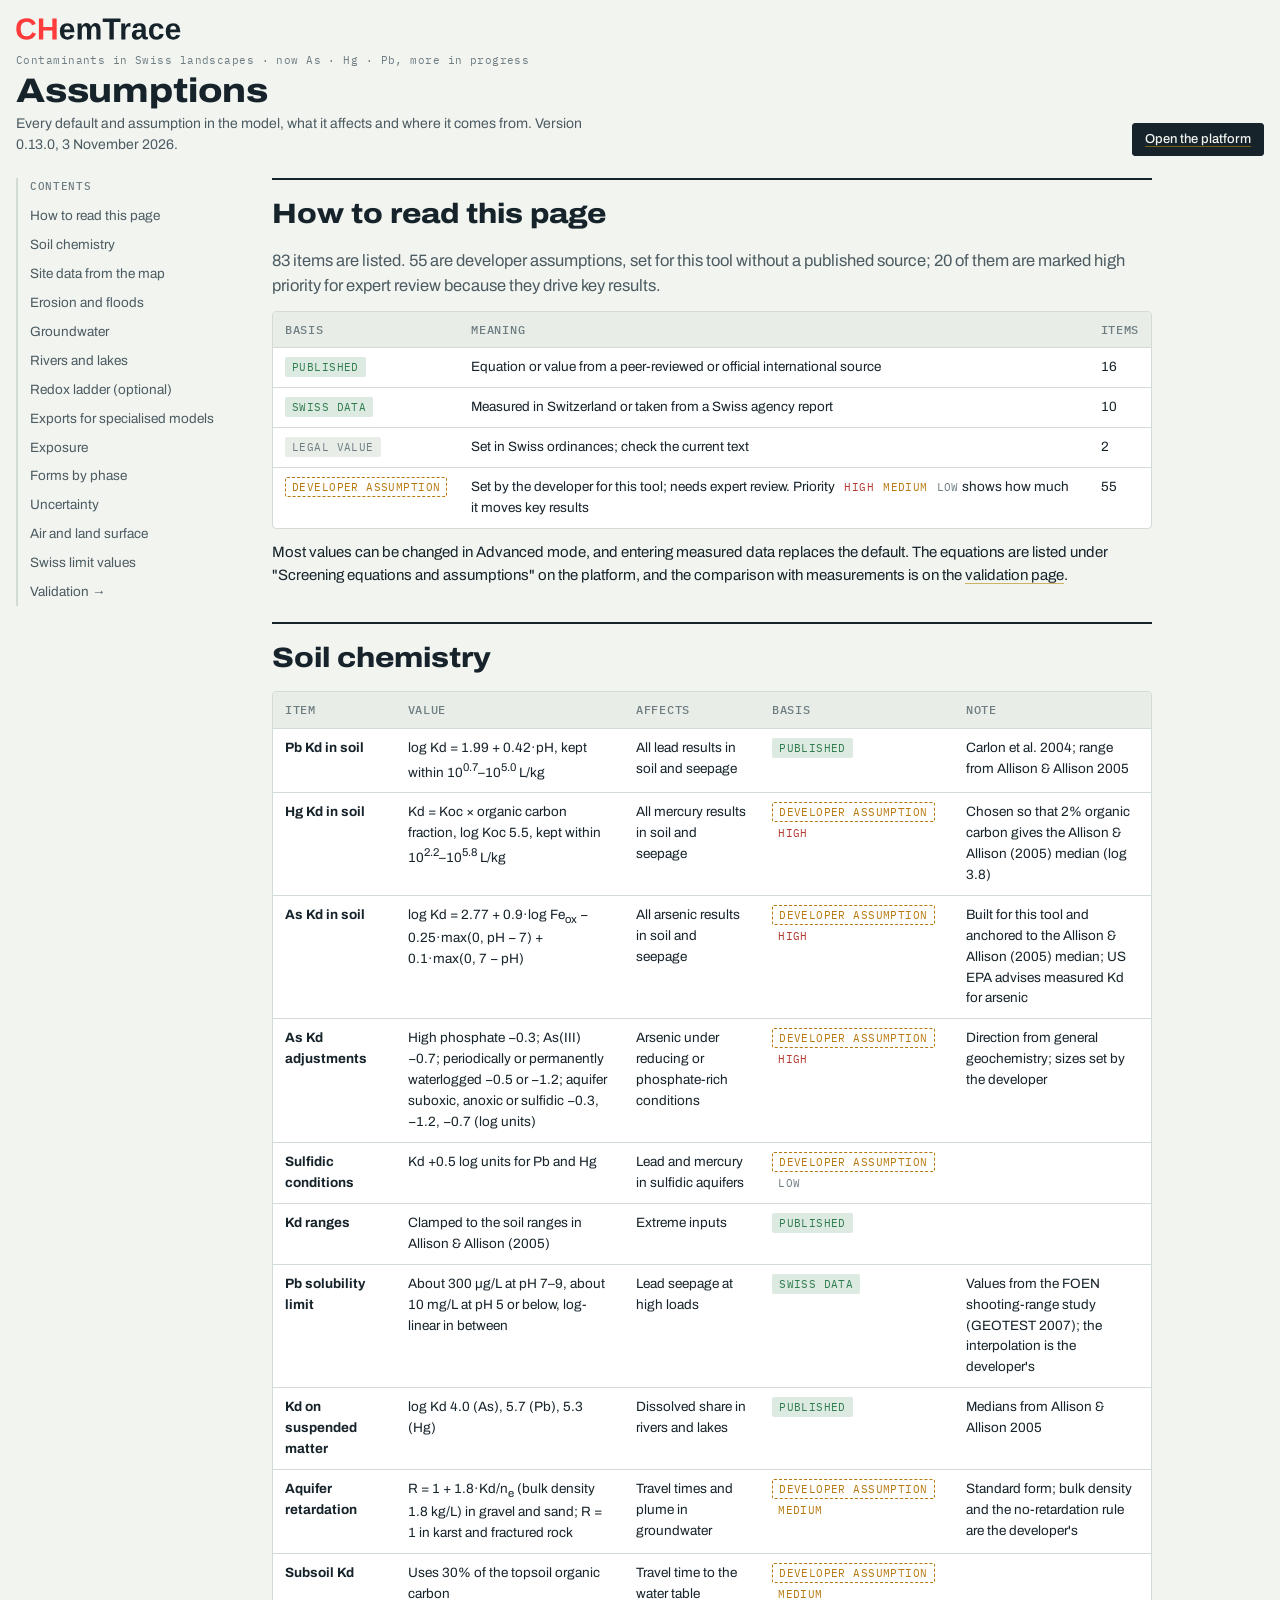
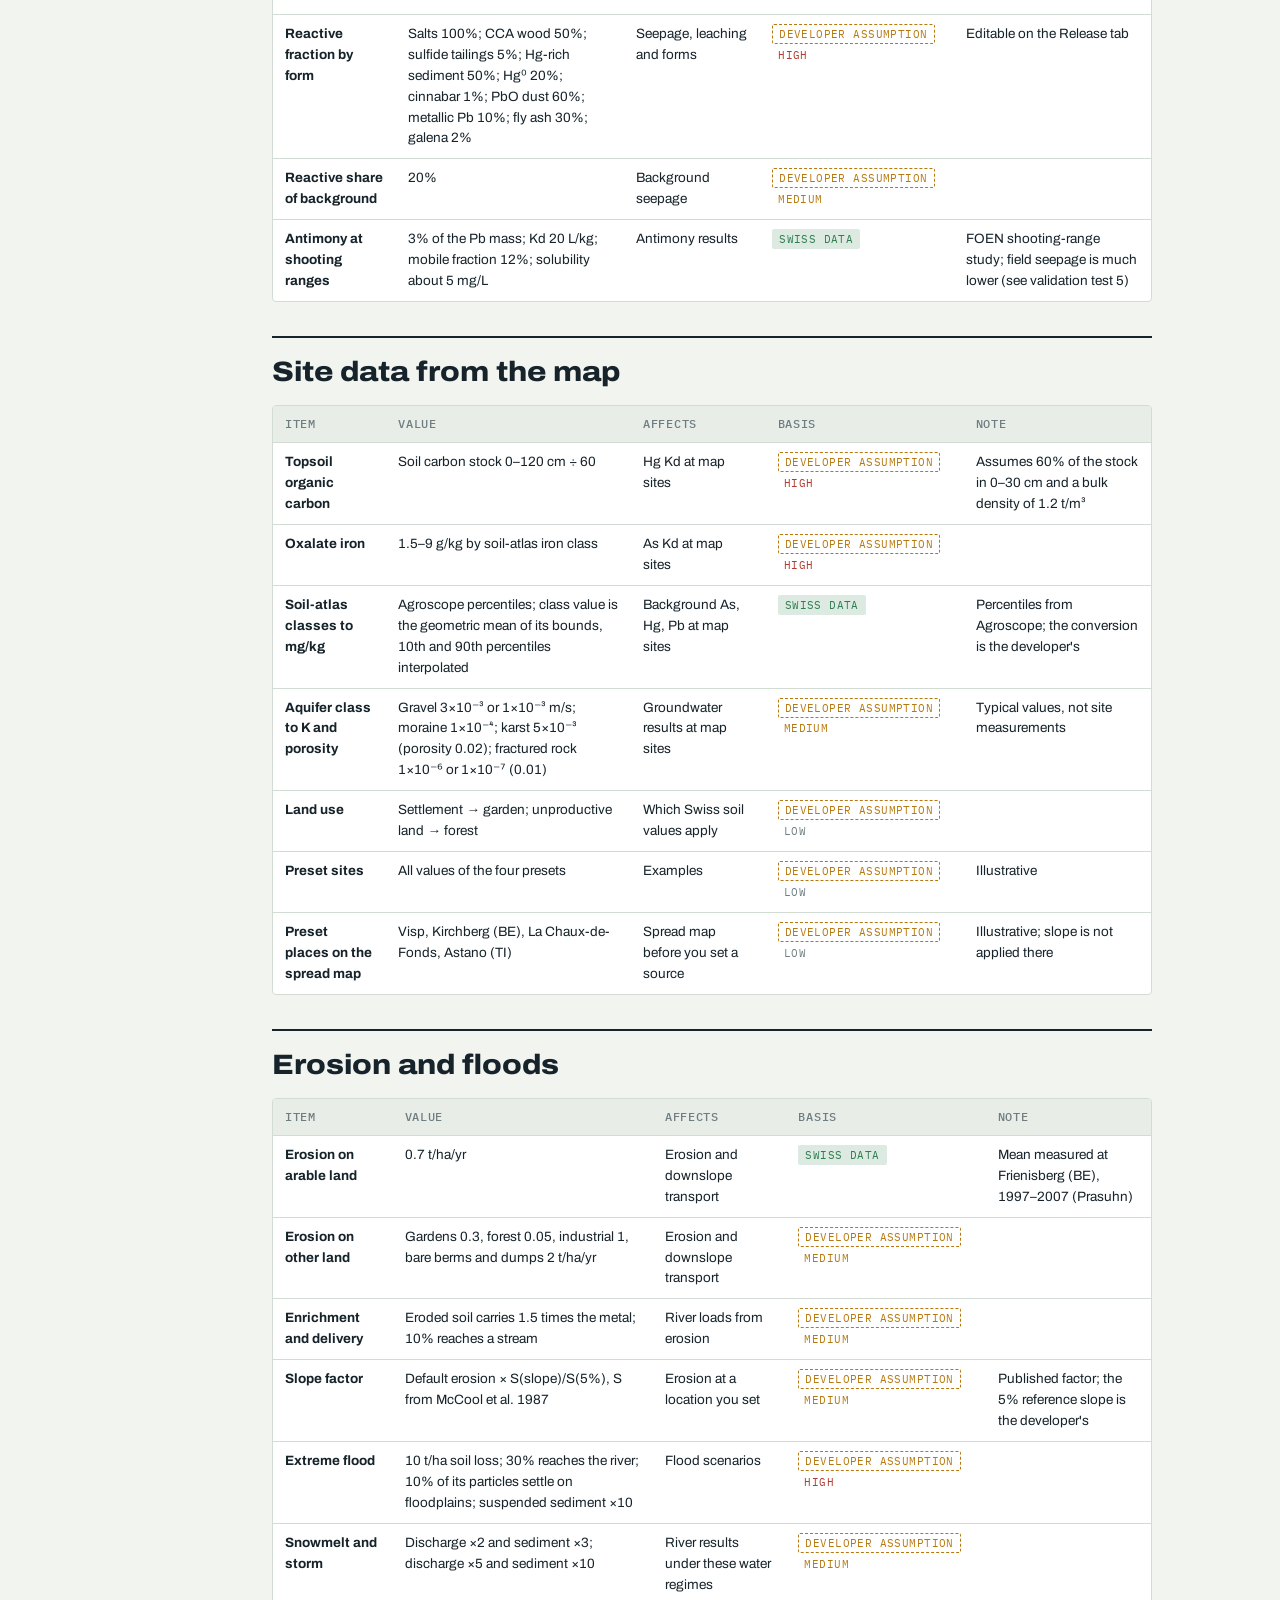
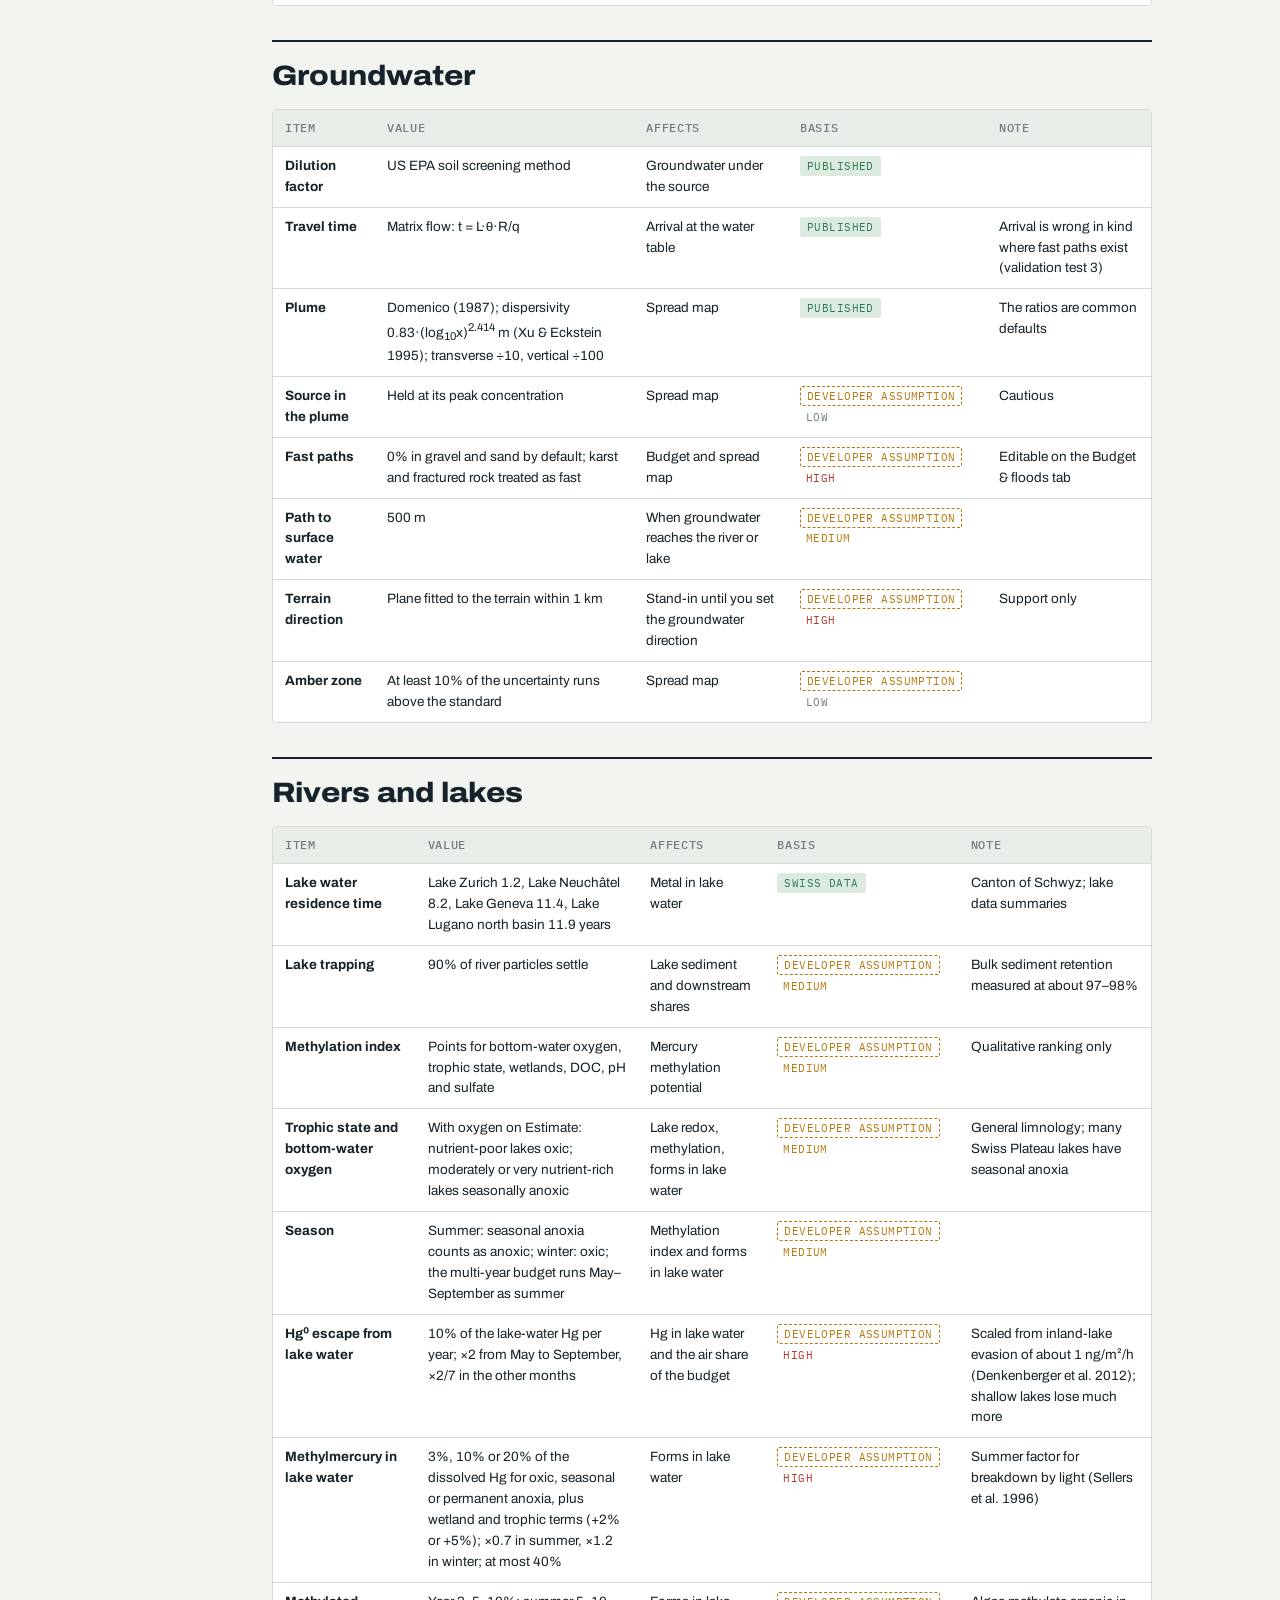
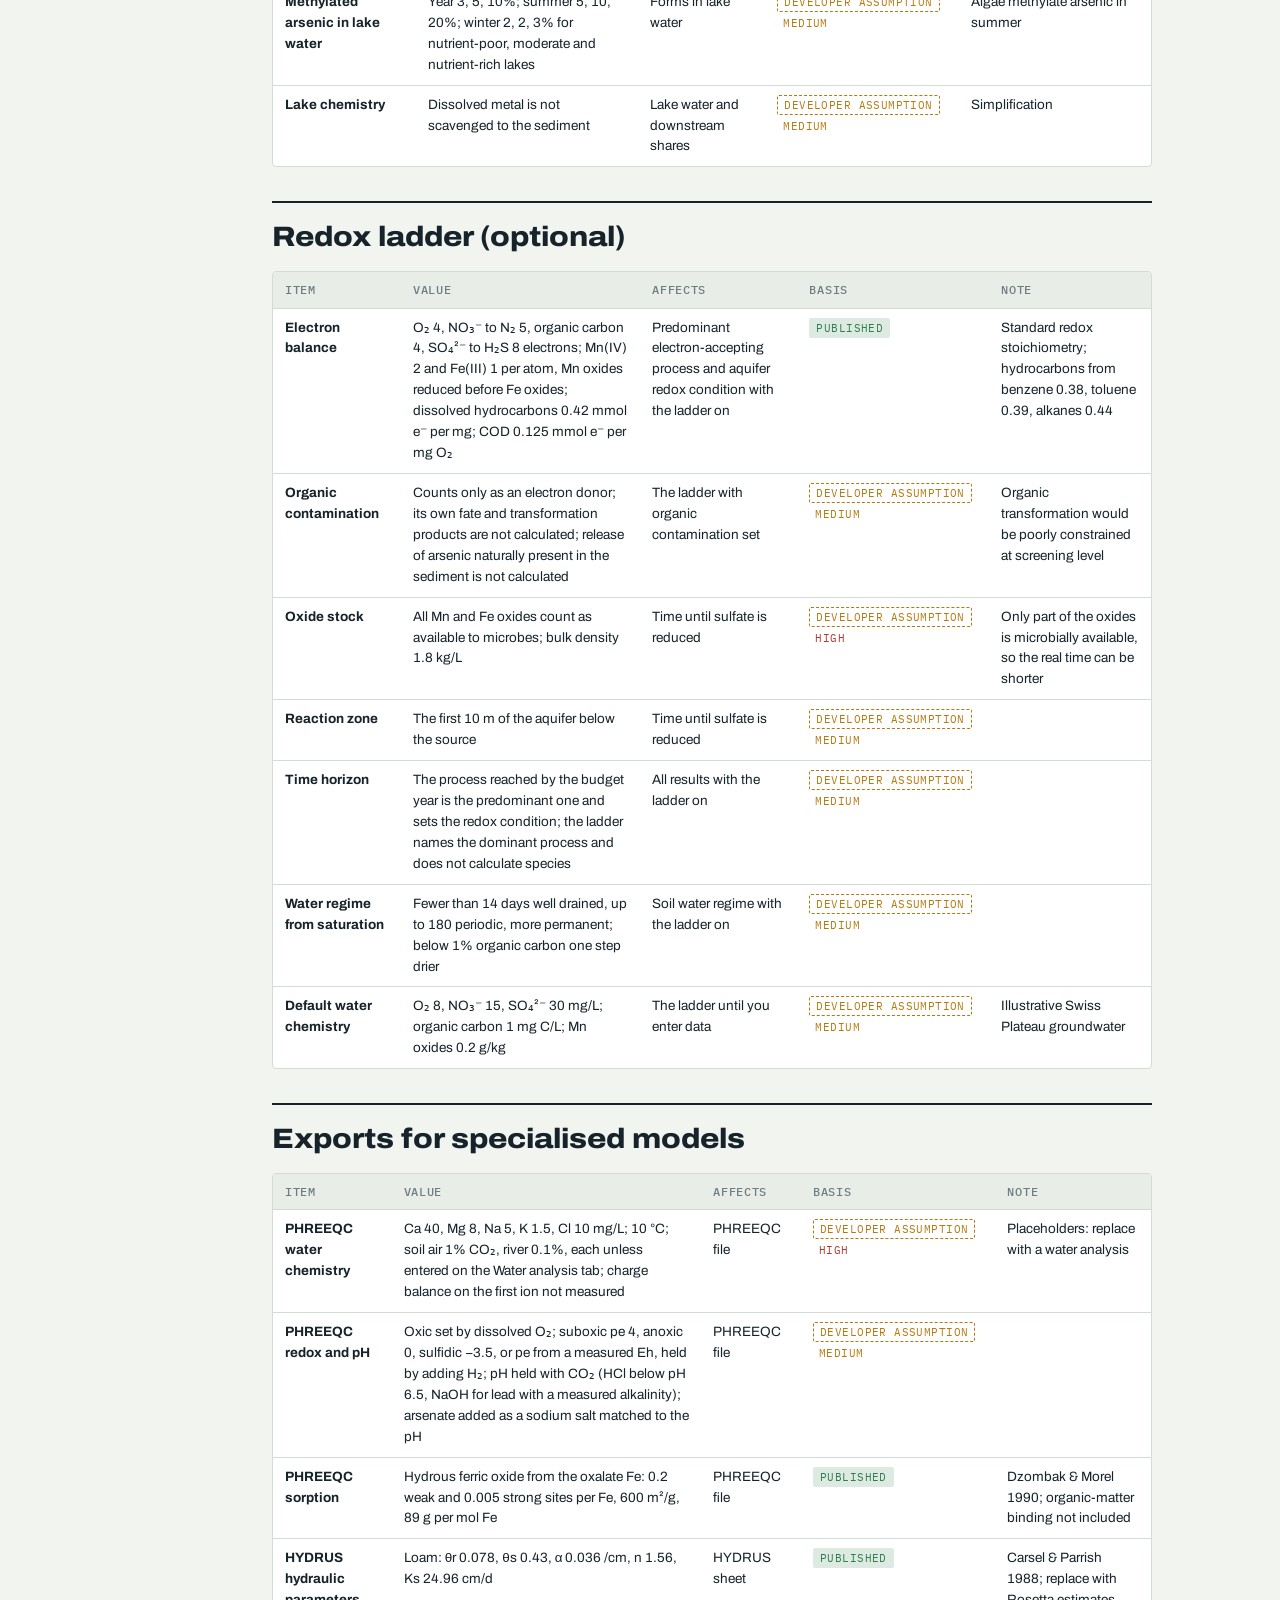
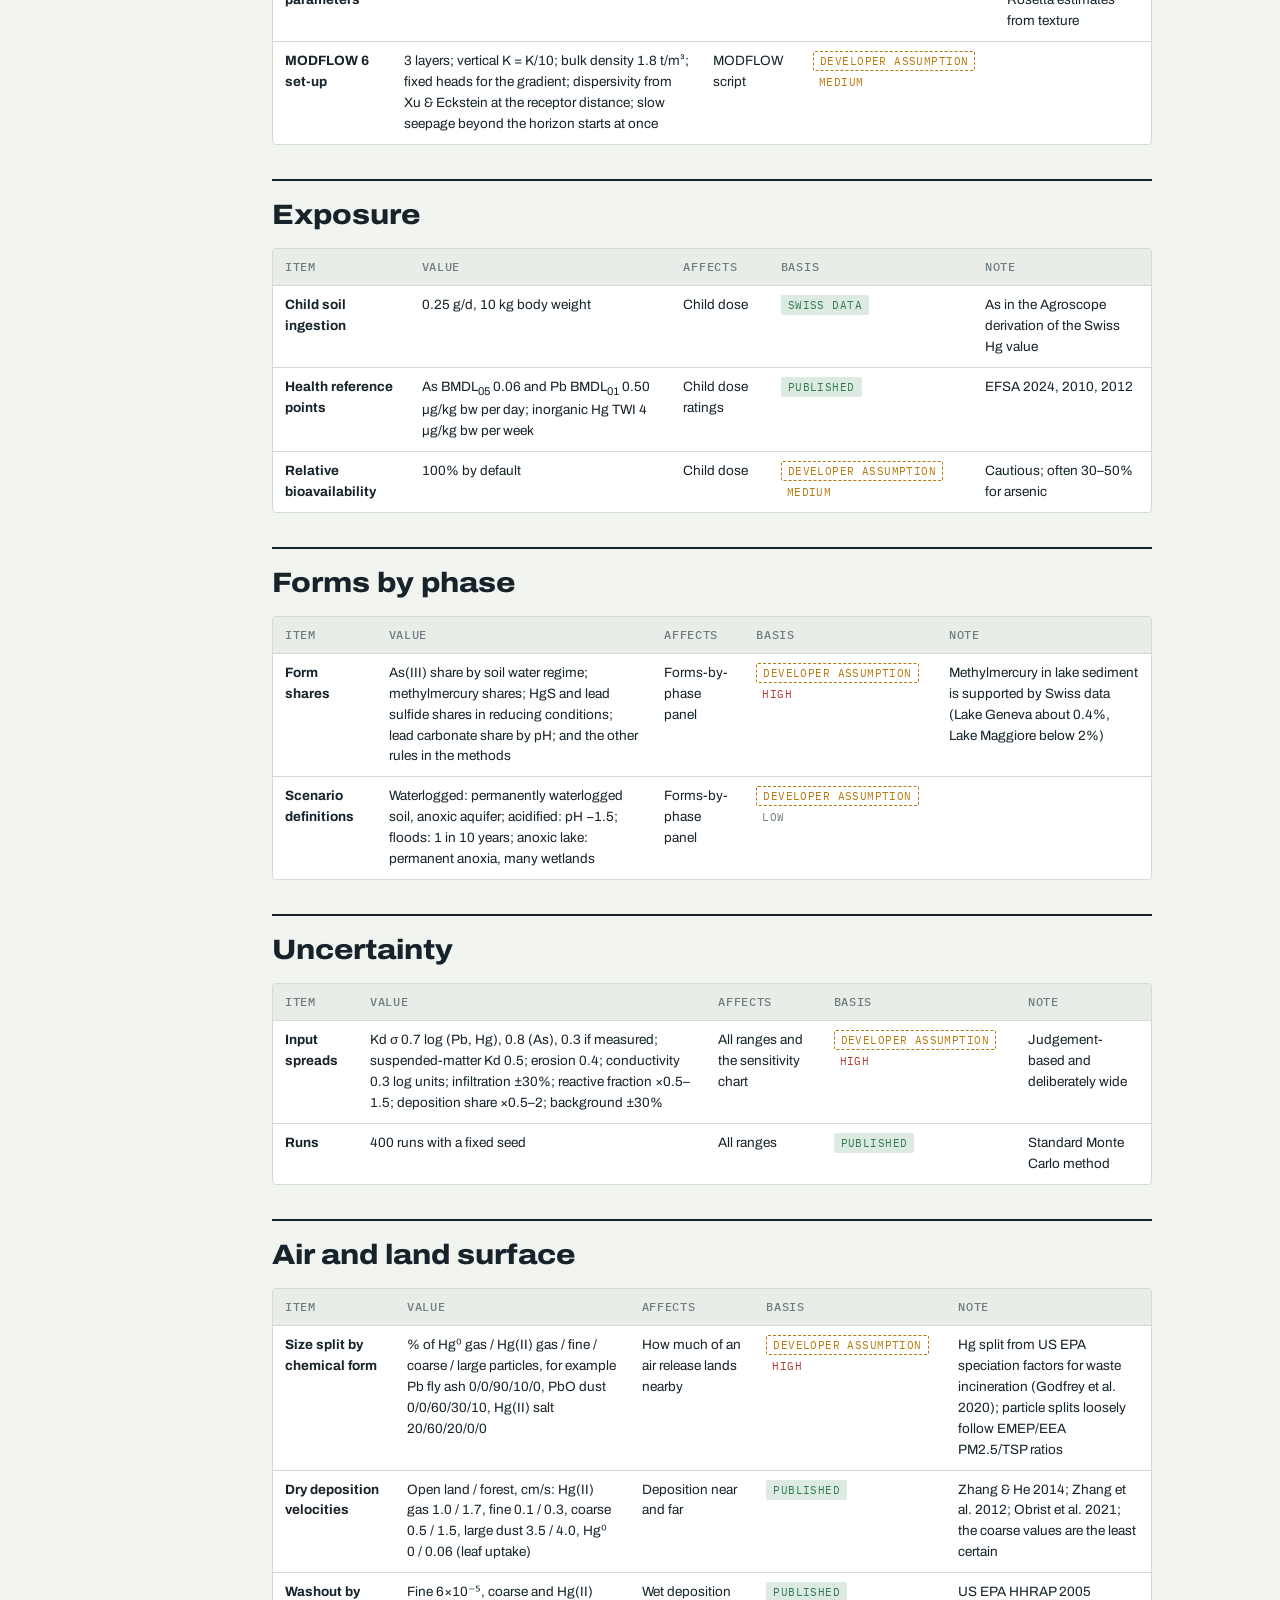
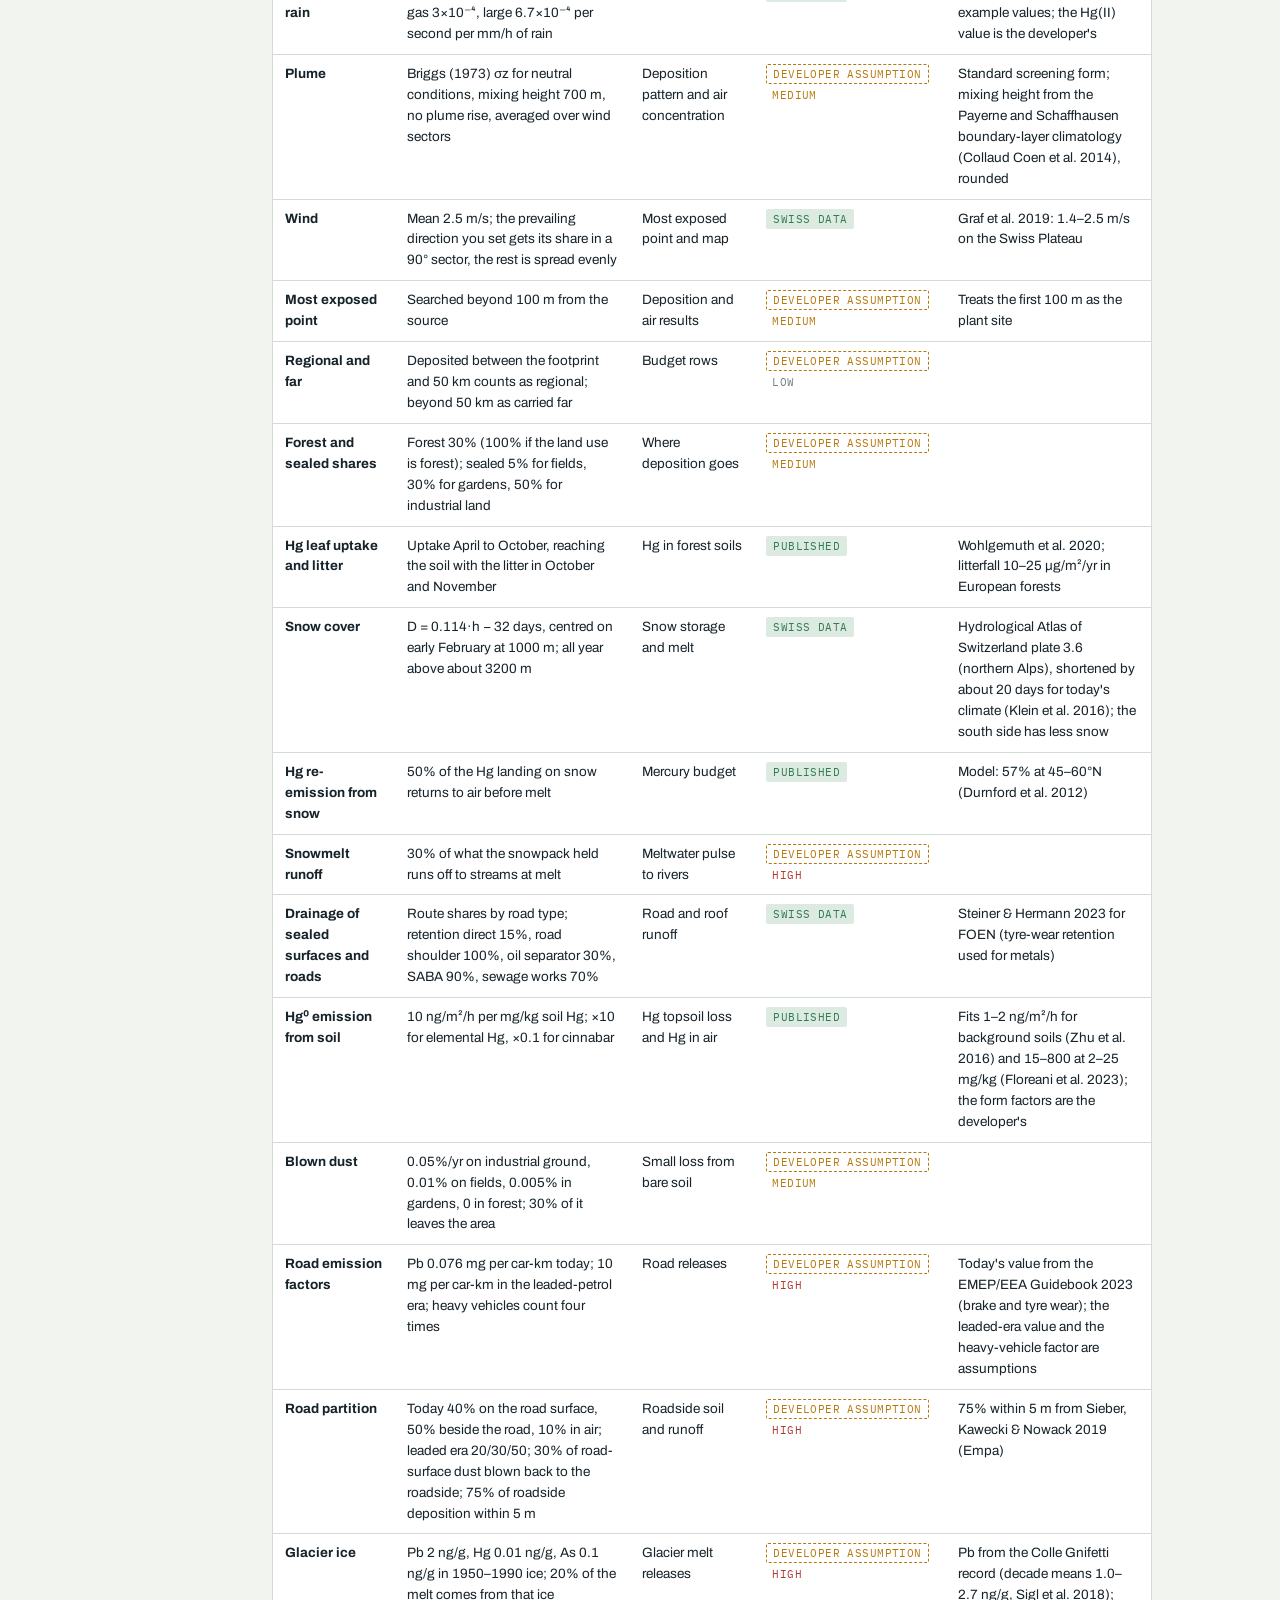
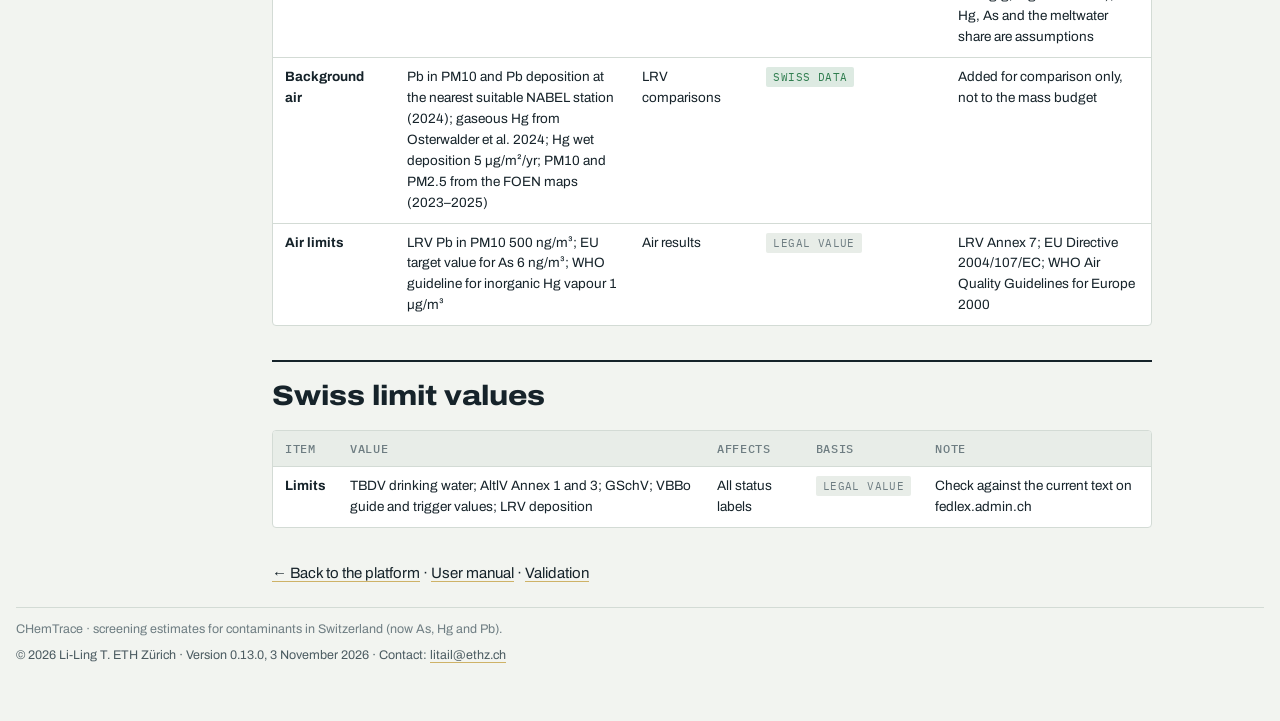
<file: base/docs/assumptions.html>
<!doctype html>
<html lang="en">
<head>
<meta charset="utf-8">
<meta name="viewport" content="width=device-width, initial-scale=1, viewport-fit=cover">
<title>Assumptions · CHemTrace</title>
<meta name="description" content="Every default and assumption in CHemTrace, with its value, what it affects and its basis: published source, Swiss data, legal value or developer assumption.">
<link rel="icon" href="assets/img/favicon.svg" type="image/svg+xml">
<link rel="stylesheet" href="assets/css/styles.css">
<script>
try{ var t = localStorage.getItem("smp-theme"); if(t === "dark" || t === "light") document.documentElement.setAttribute("data-theme", t); }catch(e){}
try{ var m = localStorage.getItem("smp-metal"); if(m === "Hg" || m === "Pb" || m === "As") document.documentElement.setAttribute("data-metal", m); }catch(e){}
</script>
<style>
.man{display:grid; grid-template-columns:220px minmax(0,1fr); gap:36px; align-items:start}
.toc{position:sticky; top:16px; display:flex; flex-direction:column; gap:2px; font-size:13.5px; border-left:2px solid var(--rule); padding-left:12px}
.toc b{font-family:var(--f-mono); font-size:11px; font-weight:500; letter-spacing:.06em; text-transform:uppercase; color:var(--ink-3); margin-bottom:6px}
.toc a{text-decoration:none; color:var(--ink-2); padding-block:3px}
.toc a:hover{color:var(--ink)}
.man-body{display:flex; flex-direction:column; gap:34px; min-width:0; max-width:880px}
.man-body section{display:flex; flex-direction:column; gap:12px; scroll-margin-top:16px}
.man-body h2{font-size:clamp(22px, 2.4vw, 28px); font-weight:800; font-stretch:112%; border-top:2px solid var(--ink); padding-top:12px}
.man-body h3{font-size:17px; font-weight:700; margin-top:6px}
.man-body p, .man-body li{font-size:15px; color:var(--ink)}
.man-body ul, .man-body ol{margin:0; padding-left:22px; display:flex; flex-direction:column; gap:5px}
.man-body code, .man-body pre{font-family:var(--f-mono); font-size:12.5px; background:var(--chip); border-radius:2px}
.man-body code{padding:1px 5px}
.man-body pre{padding:12px 14px; overflow-x:auto; margin:0; white-space:pre; line-height:1.5}
.man-body .lead{font-size:16.5px; color:var(--ink-2)}
.man-body .tbl-wrap table{min-width:600px}
.vtiles{display:grid; grid-template-columns:repeat(4, minmax(0,1fr)); gap:10px}
.vtile{background:var(--surface); border:1px solid var(--rule); border-radius:4px; padding:12px 14px; display:flex; flex-direction:column; gap:4px}
.vtile b{font-size:30px; font-weight:800; line-height:1.05; font-stretch:108%}
.vtile span{font-size:13px; color:var(--ink-2)}
.vtile[data-v="ok"]{box-shadow:inset 4px 0 0 var(--ok)}
.vtile[data-v="check"]{box-shadow:inset 4px 0 0 var(--warn)}
.vtile[data-v="crit"]{box-shadow:inset 4px 0 0 var(--crit)}
.vtile[data-v="info"]{box-shadow:inset 4px 0 0 var(--ink-3)}
.vt{background:var(--surface); border:1px solid var(--rule); border-radius:4px; padding:14px 18px; display:flex; flex-direction:column; gap:8px; scroll-margin-top:16px}
.vt[data-v="ok"]{box-shadow:inset 4px 0 0 var(--ok)}
.vt[data-v="check"]{box-shadow:inset 4px 0 0 var(--warn)}
.vt[data-v="crit"]{box-shadow:inset 4px 0 0 var(--crit)}
.vt[data-v="info"]{box-shadow:inset 4px 0 0 var(--ink-3)}
.vt-h{display:flex; justify-content:space-between; align-items:flex-start; gap:12px}
.vt h3{margin:0; font-size:16px}
.vt dl{margin:0; display:grid; grid-template-columns:130px minmax(0,1fr); gap:6px 14px; font-size:14.5px}
.vt dt{font-weight:600}
.vt dd{margin:0}
.vt dd small{color:var(--ink-2); font-size:13px}
.fix{border-left:3px solid var(--metal); padding-left:12px}
.back{font-size:14px}
@media (max-width: 860px){ .man{grid-template-columns:minmax(0,1fr)} .toc{position:static; border-left:0; padding-left:0; flex-direction:row; flex-wrap:wrap; gap:6px 14px} .toc b{width:100%} .vtiles{grid-template-columns:repeat(2, minmax(0,1fr))} }
@media (max-width: 520px){ .vt dl{grid-template-columns:minmax(0,1fr)} .vt dt{margin-top:4px} .vt-h{flex-direction:column; gap:6px} }
.man-body .tbl-wrap table{min-width:760px}
.prio{display:inline-block; margin-left:6px; font-family:var(--f-mono); font-size:10.5px; text-transform:uppercase; letter-spacing:.04em; color:var(--ink-3)}
.prio.high{color:var(--crit)}
.prio.med{color:var(--warn)}
td .pill{white-space:nowrap}
</style>
</head>
<body>
<div class="wrap">
  <header class="top">
    <div class="title-block">
      <a class="logo-link" href="index.html" aria-label="CHemTrace home"><svg class="logo-svg" viewBox="3.1 -70.8 550.3 72.8" xmlns="http://www.w3.org/2000/svg" aria-hidden="true" focusable="false"><path fill="#FF3B3B" d="M38.8 -10.4Q51.9 -10.4 56.9 -23.4L69.5 -18.7Q65.4 -8.7 57.6 -3.9Q49.8 1 38.8 1Q22.2 1 13.2 -8.4Q4.1 -17.8 4.1 -34.7Q4.1 -51.7 12.8 -60.7Q21.6 -69.8 38.2 -69.8Q50.3 -69.8 57.9 -65Q65.5 -60.1 68.6 -50.7L55.9 -47.2Q54.3 -52.4 49.6 -55.4Q44.9 -58.5 38.5 -58.5Q28.7 -58.5 23.7 -52.4Q18.6 -46.4 18.6 -34.7Q18.6 -22.9 23.8 -16.6Q29 -10.4 38.8 -10.4ZM123.3 0V-29.5H93.3V0H78.9V-68.8H93.3V-41.4H123.3V-68.8H137.7V0Z"/><path fill="currentColor" d="M173 1Q161.1 1 154.7 -6.1Q148.3 -13.1 148.3 -26.7Q148.3 -39.7 154.8 -46.8Q161.3 -53.8 173.2 -53.8Q184.6 -53.8 190.6 -46.3Q196.6 -38.7 196.6 -24.2V-23.8H162.7Q162.7 -16.1 165.6 -12.1Q168.5 -8.2 173.7 -8.2Q181 -8.2 182.9 -14.5L195.8 -13.4Q190.2 1 173 1ZM173 -45.2Q168.2 -45.2 165.6 -41.8Q163 -38.4 162.8 -32.4H183.3Q183 -38.8 180.3 -42Q177.6 -45.2 173 -45.2ZM238.1 0V-29.6Q238.1 -43.6 230.1 -43.6Q226 -43.6 223.4 -39.3Q220.8 -35.1 220.8 -28.3V0H207V-41Q207 -45.3 206.9 -48Q206.8 -50.7 206.6 -52.8H219.7Q219.9 -51.9 220.1 -47.9Q220.4 -43.8 220.4 -42.3H220.6Q223.1 -48.4 226.9 -51.1Q230.7 -53.9 235.9 -53.9Q248 -53.9 250.6 -42.3H250.9Q253.6 -48.5 257.4 -51.2Q261.1 -53.9 266.9 -53.9Q274.7 -53.9 278.7 -48.6Q282.8 -43.4 282.8 -33.5V0H269.1V-29.6Q269.1 -43.6 261.1 -43.6Q257.1 -43.6 254.6 -39.7Q252 -35.8 251.8 -29V0ZM326.7 -57.7V0H312.3V-57.7H290.1V-68.8H349V-57.7ZM351.5 0V-40.4Q351.5 -44.8 351.4 -47.7Q351.3 -50.6 351.1 -52.8H364.2Q364.4 -52 364.6 -47.5Q364.8 -43 364.8 -41.6H365Q367 -47.1 368.6 -49.4Q370.2 -51.7 372.3 -52.8Q374.5 -53.9 377.7 -53.9Q380.3 -53.9 381.9 -53.1V-41.7Q378.6 -42.4 376.1 -42.4Q370.9 -42.4 368.1 -38.2Q365.2 -34.1 365.2 -25.9V0ZM402.6 1Q395 1 390.7 -3.2Q386.4 -7.4 386.4 -14.9Q386.4 -23.1 391.7 -27.4Q397.1 -31.7 407.2 -31.8L418.6 -32V-34.7Q418.6 -39.9 416.8 -42.4Q415 -44.9 410.9 -44.9Q407.1 -44.9 405.3 -43.2Q403.5 -41.5 403.1 -37.5L388.8 -38.1Q390.1 -45.8 395.8 -49.8Q401.6 -53.8 411.5 -53.8Q421.5 -53.8 426.9 -48.9Q432.3 -43.9 432.3 -34.9V-15.6Q432.3 -11.2 433.3 -9.5Q434.3 -7.8 436.7 -7.8Q438.2 -7.8 439.7 -8.1V-0.7Q438.5 -0.4 437.5 -0.1Q436.5 0.1 435.5 0.2Q434.6 0.4 433.5 0.5Q432.4 0.6 430.9 0.6Q425.7 0.6 423.3 -2Q420.8 -4.5 420.3 -9.4H420Q414.3 1 402.6 1ZM418.6 -24.5 411.6 -24.4Q406.8 -24.2 404.8 -23.3Q402.8 -22.5 401.7 -20.7Q400.7 -18.9 400.7 -16Q400.7 -12.3 402.4 -10.4Q404.2 -8.6 407 -8.6Q410.3 -8.6 412.9 -10.4Q415.6 -12.1 417.1 -15.2Q418.6 -18.3 418.6 -21.8ZM468.1 1Q456.1 1 449.5 -6.2Q443 -13.3 443 -26.1Q443 -39.2 449.6 -46.5Q456.2 -53.8 468.3 -53.8Q477.6 -53.8 483.7 -49.1Q489.8 -44.4 491.4 -36.2L477.5 -35.5Q477 -39.6 474.6 -42Q472.3 -44.4 468 -44.4Q457.4 -44.4 457.4 -26.7Q457.4 -8.4 468.2 -8.4Q472.1 -8.4 474.7 -10.9Q477.3 -13.3 478 -18.2L491.7 -17.6Q491 -12.2 487.9 -7.9Q484.7 -3.7 479.6 -1.3Q474.5 1 468.1 1ZM523.3 1Q511.4 1 505 -6.1Q498.6 -13.1 498.6 -26.7Q498.6 -39.7 505.1 -46.8Q511.6 -53.8 523.5 -53.8Q534.9 -53.8 540.9 -46.3Q546.9 -38.7 546.9 -24.2V-23.8H513Q513 -16.1 515.8 -12.1Q518.7 -8.2 524 -8.2Q531.2 -8.2 533.2 -14.5L546.1 -13.4Q540.5 1 523.3 1ZM523.3 -45.2Q518.5 -45.2 515.8 -41.8Q513.2 -38.4 513.1 -32.4H533.6Q533.2 -38.8 530.5 -42Q527.8 -45.2 523.3 -45.2Z"/></svg></a>
      <span class="kicker">Contaminants in Swiss landscapes · now As · Hg · Pb, more in progress</span>
      <h1>Assumptions</h1>
      <p class="lede">Every default and assumption in the model, what it affects and where it comes from. Version 0.13.0, 3 November 2026.</p>
    </div>
    <a class="btn" href="index.html">Open the platform</a>
  </header>

  <div class="man">
    <nav class="toc" aria-label="Contents">
      <b>Contents</b>
      <a href="#read">How to read this page</a>
      <a href="#chem">Soil chemistry</a>
      <a href="#site">Site data from the map</a>
      <a href="#ero">Erosion and floods</a>
      <a href="#gw">Groundwater</a>
      <a href="#sw">Rivers and lakes</a>
      <a href="#redox">Redox ladder (optional)</a>
      <a href="#exports">Exports for specialised models</a>
      <a href="#exp">Exposure</a>
      <a href="#forms">Forms by phase</a>
      <a href="#unc">Uncertainty</a>
      <a href="#air">Air and land surface</a>
      <a href="#law">Swiss limit values</a>
      <a href="validation.html">Validation →</a>
    </nav>

    <main class="man-body">
      <section id="read">
        <h2>How to read this page</h2>
        <p class="lead">83 items are listed. 55 are developer assumptions, set for this tool without a published source; 20 of them are marked high priority for expert review because they drive key results.</p>
        <div class="tbl-wrap"><table>
          <thead><tr><th>Basis</th><th>Meaning</th><th>Items</th></tr></thead>
          <tbody>
            <tr><td><span class="pill ok">Published</span></td><td>Equation or value from a peer-reviewed or official international source</td><td>16</td></tr>
            <tr><td><span class="pill ok">Swiss data</span></td><td>Measured in Switzerland or taken from a Swiss agency report</td><td>10</td></tr>
            <tr><td><span class="pill info">Legal value</span></td><td>Set in Swiss ordinances; check the current text</td><td>2</td></tr>
            <tr><td><span class="pill check">Developer assumption</span></td><td>Set by the developer for this tool; needs expert review. Priority <span class="prio high">High</span> <span class="prio med">Medium</span> <span class="prio low">Low</span> shows how much it moves key results</td><td>55</td></tr>
          </tbody>
        </table></div>
        <p>Most values can be changed in Advanced mode, and entering measured data replaces the default. The equations are listed under "Screening equations and assumptions" on the platform, and the comparison with measurements is on the <a href="validation.html">validation page</a>.</p>
      </section>
      <section id="chem">
        <h2>Soil chemistry</h2>
        <div class="tbl-wrap"><table>
          <thead><tr><th>Item</th><th>Value</th><th>Affects</th><th>Basis</th><th>Note</th></tr></thead>
          <tbody><tr><td><b>Pb Kd in soil</b></td><td>log Kd = 1.99 + 0.42·pH, kept within 10<sup>0.7</sup>–10<sup>5.0</sup> L/kg</td><td>All lead results in soil and seepage</td><td><span class="pill ok">Published</span></td><td>Carlon et al. 2004; range from Allison &amp; Allison 2005</td></tr><tr><td><b>Hg Kd in soil</b></td><td>Kd = Koc × organic carbon fraction, log Koc 5.5, kept within 10<sup>2.2</sup>–10<sup>5.8</sup> L/kg</td><td>All mercury results in soil and seepage</td><td><span class="pill check">Developer assumption</span><span class="prio high">High</span></td><td>Chosen so that 2% organic carbon gives the Allison &amp; Allison (2005) median (log 3.8)</td></tr><tr><td><b>As Kd in soil</b></td><td>log Kd = 2.77 + 0.9·log Fe<sub>ox</sub> − 0.25·max(0, pH − 7) + 0.1·max(0, 7 − pH)</td><td>All arsenic results in soil and seepage</td><td><span class="pill check">Developer assumption</span><span class="prio high">High</span></td><td>Built for this tool and anchored to the Allison &amp; Allison (2005) median; US EPA advises measured Kd for arsenic</td></tr><tr><td><b>As Kd adjustments</b></td><td>High phosphate −0.3; As(III) −0.7; periodically or permanently waterlogged −0.5 or −1.2; aquifer suboxic, anoxic or sulfidic −0.3, −1.2, −0.7 (log units)</td><td>Arsenic under reducing or phosphate-rich conditions</td><td><span class="pill check">Developer assumption</span><span class="prio high">High</span></td><td>Direction from general geochemistry; sizes set by the developer</td></tr><tr><td><b>Sulfidic conditions</b></td><td>Kd +0.5 log units for Pb and Hg</td><td>Lead and mercury in sulfidic aquifers</td><td><span class="pill check">Developer assumption</span><span class="prio low">Low</span></td><td></td></tr><tr><td><b>Kd ranges</b></td><td>Clamped to the soil ranges in Allison &amp; Allison (2005)</td><td>Extreme inputs</td><td><span class="pill ok">Published</span></td><td></td></tr><tr><td><b>Pb solubility limit</b></td><td>About 300 µg/L at pH 7–9, about 10 mg/L at pH 5 or below, log-linear in between</td><td>Lead seepage at high loads</td><td><span class="pill ok">Swiss data</span></td><td>Values from the FOEN shooting-range study (GEOTEST 2007); the interpolation is the developer's</td></tr><tr><td><b>Kd on suspended matter</b></td><td>log Kd 4.0 (As), 5.7 (Pb), 5.3 (Hg)</td><td>Dissolved share in rivers and lakes</td><td><span class="pill ok">Published</span></td><td>Medians from Allison &amp; Allison 2005</td></tr><tr><td><b>Aquifer retardation</b></td><td>R = 1 + 1.8·Kd/n<sub>e</sub> (bulk density 1.8 kg/L) in gravel and sand; R = 1 in karst and fractured rock</td><td>Travel times and plume in groundwater</td><td><span class="pill check">Developer assumption</span><span class="prio med">Medium</span></td><td>Standard form; bulk density and the no-retardation rule are the developer's</td></tr><tr><td><b>Subsoil Kd</b></td><td>Uses 30% of the topsoil organic carbon</td><td>Travel time to the water table</td><td><span class="pill check">Developer assumption</span><span class="prio med">Medium</span></td><td></td></tr><tr><td><b>Reactive fraction by form</b></td><td>Salts 100%; CCA wood 50%; sulfide tailings 5%; Hg-rich sediment 50%; Hg⁰ 20%; cinnabar 1%; PbO dust 60%; metallic Pb 10%; fly ash 30%; galena 2%</td><td>Seepage, leaching and forms</td><td><span class="pill check">Developer assumption</span><span class="prio high">High</span></td><td>Editable on the Release tab</td></tr><tr><td><b>Reactive share of background</b></td><td>20%</td><td>Background seepage</td><td><span class="pill check">Developer assumption</span><span class="prio med">Medium</span></td><td></td></tr><tr><td><b>Antimony at shooting ranges</b></td><td>3% of the Pb mass; Kd 20 L/kg; mobile fraction 12%; solubility about 5 mg/L</td><td>Antimony results</td><td><span class="pill ok">Swiss data</span></td><td>FOEN shooting-range study; field seepage is much lower (see validation test 5)</td></tr></tbody>
        </table></div>
      </section>
      <section id="site">
        <h2>Site data from the map</h2>
        <div class="tbl-wrap"><table>
          <thead><tr><th>Item</th><th>Value</th><th>Affects</th><th>Basis</th><th>Note</th></tr></thead>
          <tbody><tr><td><b>Topsoil organic carbon</b></td><td>Soil carbon stock 0–120 cm ÷ 60</td><td>Hg Kd at map sites</td><td><span class="pill check">Developer assumption</span><span class="prio high">High</span></td><td>Assumes 60% of the stock in 0–30 cm and a bulk density of 1.2 t/m³</td></tr><tr><td><b>Oxalate iron</b></td><td>1.5–9 g/kg by soil-atlas iron class</td><td>As Kd at map sites</td><td><span class="pill check">Developer assumption</span><span class="prio high">High</span></td><td></td></tr><tr><td><b>Soil-atlas classes to mg/kg</b></td><td>Agroscope percentiles; class value is the geometric mean of its bounds, 10th and 90th percentiles interpolated</td><td>Background As, Hg, Pb at map sites</td><td><span class="pill ok">Swiss data</span></td><td>Percentiles from Agroscope; the conversion is the developer's</td></tr><tr><td><b>Aquifer class to K and porosity</b></td><td>Gravel 3×10⁻³ or 1×10⁻³ m/s; moraine 1×10⁻⁴; karst 5×10⁻³ (porosity 0.02); fractured rock 1×10⁻⁶ or 1×10⁻⁷ (0.01)</td><td>Groundwater results at map sites</td><td><span class="pill check">Developer assumption</span><span class="prio med">Medium</span></td><td>Typical values, not site measurements</td></tr><tr><td><b>Land use</b></td><td>Settlement → garden; unproductive land → forest</td><td>Which Swiss soil values apply</td><td><span class="pill check">Developer assumption</span><span class="prio low">Low</span></td><td></td></tr><tr><td><b>Preset sites</b></td><td>All values of the four presets</td><td>Examples</td><td><span class="pill check">Developer assumption</span><span class="prio low">Low</span></td><td>Illustrative</td></tr><tr><td><b>Preset places on the spread map</b></td><td>Visp, Kirchberg (BE), La Chaux-de-Fonds, Astano (TI)</td><td>Spread map before you set a source</td><td><span class="pill check">Developer assumption</span><span class="prio low">Low</span></td><td>Illustrative; slope is not applied there</td></tr></tbody>
        </table></div>
      </section>
      <section id="ero">
        <h2>Erosion and floods</h2>
        <div class="tbl-wrap"><table>
          <thead><tr><th>Item</th><th>Value</th><th>Affects</th><th>Basis</th><th>Note</th></tr></thead>
          <tbody><tr><td><b>Erosion on arable land</b></td><td>0.7 t/ha/yr</td><td>Erosion and downslope transport</td><td><span class="pill ok">Swiss data</span></td><td>Mean measured at Frienisberg (BE), 1997–2007 (Prasuhn)</td></tr><tr><td><b>Erosion on other land</b></td><td>Gardens 0.3, forest 0.05, industrial 1, bare berms and dumps 2 t/ha/yr</td><td>Erosion and downslope transport</td><td><span class="pill check">Developer assumption</span><span class="prio med">Medium</span></td><td></td></tr><tr><td><b>Enrichment and delivery</b></td><td>Eroded soil carries 1.5 times the metal; 10% reaches a stream</td><td>River loads from erosion</td><td><span class="pill check">Developer assumption</span><span class="prio med">Medium</span></td><td></td></tr><tr><td><b>Slope factor</b></td><td>Default erosion × S(slope)/S(5%), S from McCool et al. 1987</td><td>Erosion at a location you set</td><td><span class="pill check">Developer assumption</span><span class="prio med">Medium</span></td><td>Published factor; the 5% reference slope is the developer's</td></tr><tr><td><b>Extreme flood</b></td><td>10 t/ha soil loss; 30% reaches the river; 10% of its particles settle on floodplains; suspended sediment ×10</td><td>Flood scenarios</td><td><span class="pill check">Developer assumption</span><span class="prio high">High</span></td><td></td></tr><tr><td><b>Snowmelt and storm</b></td><td>Discharge ×2 and sediment ×3; discharge ×5 and sediment ×10</td><td>River results under these water regimes</td><td><span class="pill check">Developer assumption</span><span class="prio med">Medium</span></td><td></td></tr></tbody>
        </table></div>
      </section>
      <section id="gw">
        <h2>Groundwater</h2>
        <div class="tbl-wrap"><table>
          <thead><tr><th>Item</th><th>Value</th><th>Affects</th><th>Basis</th><th>Note</th></tr></thead>
          <tbody><tr><td><b>Dilution factor</b></td><td>US EPA soil screening method</td><td>Groundwater under the source</td><td><span class="pill ok">Published</span></td><td></td></tr><tr><td><b>Travel time</b></td><td>Matrix flow: t = L·θ·R/q</td><td>Arrival at the water table</td><td><span class="pill ok">Published</span></td><td>Arrival is wrong in kind where fast paths exist (validation test 3)</td></tr><tr><td><b>Plume</b></td><td>Domenico (1987); dispersivity 0.83·(log<sub>10</sub>x)<sup>2.414</sup> m (Xu &amp; Eckstein 1995); transverse ÷10, vertical ÷100</td><td>Spread map</td><td><span class="pill ok">Published</span></td><td>The ratios are common defaults</td></tr><tr><td><b>Source in the plume</b></td><td>Held at its peak concentration</td><td>Spread map</td><td><span class="pill check">Developer assumption</span><span class="prio low">Low</span></td><td>Cautious</td></tr><tr><td><b>Fast paths</b></td><td>0% in gravel and sand by default; karst and fractured rock treated as fast</td><td>Budget and spread map</td><td><span class="pill check">Developer assumption</span><span class="prio high">High</span></td><td>Editable on the Budget &amp; floods tab</td></tr><tr><td><b>Path to surface water</b></td><td>500 m</td><td>When groundwater reaches the river or lake</td><td><span class="pill check">Developer assumption</span><span class="prio med">Medium</span></td><td></td></tr><tr><td><b>Terrain direction</b></td><td>Plane fitted to the terrain within 1 km</td><td>Stand-in until you set the groundwater direction</td><td><span class="pill check">Developer assumption</span><span class="prio high">High</span></td><td>Support only</td></tr><tr><td><b>Amber zone</b></td><td>At least 10% of the uncertainty runs above the standard</td><td>Spread map</td><td><span class="pill check">Developer assumption</span><span class="prio low">Low</span></td><td></td></tr></tbody>
        </table></div>
      </section>
      <section id="sw">
        <h2>Rivers and lakes</h2>
        <div class="tbl-wrap"><table>
          <thead><tr><th>Item</th><th>Value</th><th>Affects</th><th>Basis</th><th>Note</th></tr></thead>
          <tbody><tr><td><b>Lake water residence time</b></td><td>Lake Zurich 1.2, Lake Neuchâtel 8.2, Lake Geneva 11.4, Lake Lugano north basin 11.9 years</td><td>Metal in lake water</td><td><span class="pill ok">Swiss data</span></td><td>Canton of Schwyz; lake data summaries</td></tr><tr><td><b>Lake trapping</b></td><td>90% of river particles settle</td><td>Lake sediment and downstream shares</td><td><span class="pill check">Developer assumption</span><span class="prio med">Medium</span></td><td>Bulk sediment retention measured at about 97–98%</td></tr><tr><td><b>Methylation index</b></td><td>Points for bottom-water oxygen, trophic state, wetlands, DOC, pH and sulfate</td><td>Mercury methylation potential</td><td><span class="pill check">Developer assumption</span><span class="prio med">Medium</span></td><td>Qualitative ranking only</td></tr><tr><td><b>Trophic state and bottom-water oxygen</b></td><td>With oxygen on Estimate: nutrient-poor lakes oxic; moderately or very nutrient-rich lakes seasonally anoxic</td><td>Lake redox, methylation, forms in lake water</td><td><span class="pill check">Developer assumption</span><span class="prio med">Medium</span></td><td>General limnology; many Swiss Plateau lakes have seasonal anoxia</td></tr><tr><td><b>Season</b></td><td>Summer: seasonal anoxia counts as anoxic; winter: oxic; the multi-year budget runs May–September as summer</td><td>Methylation index and forms in lake water</td><td><span class="pill check">Developer assumption</span><span class="prio med">Medium</span></td><td></td></tr><tr><td><b>Hg⁰ escape from lake water</b></td><td>10% of the lake-water Hg per year; ×2 from May to September, ×2/7 in the other months</td><td>Hg in lake water and the air share of the budget</td><td><span class="pill check">Developer assumption</span><span class="prio high">High</span></td><td>Scaled from inland-lake evasion of about 1 ng/m²/h (Denkenberger et al. 2012); shallow lakes lose much more</td></tr><tr><td><b>Methylmercury in lake water</b></td><td>3%, 10% or 20% of the dissolved Hg for oxic, seasonal or permanent anoxia, plus wetland and trophic terms (+2% or +5%); ×0.7 in summer, ×1.2 in winter; at most 40%</td><td>Forms in lake water</td><td><span class="pill check">Developer assumption</span><span class="prio high">High</span></td><td>Summer factor for breakdown by light (Sellers et al. 1996)</td></tr><tr><td><b>Methylated arsenic in lake water</b></td><td>Year 3, 5, 10%; summer 5, 10, 20%; winter 2, 2, 3% for nutrient-poor, moderate and nutrient-rich lakes</td><td>Forms in lake water</td><td><span class="pill check">Developer assumption</span><span class="prio med">Medium</span></td><td>Algae methylate arsenic in summer</td></tr><tr><td><b>Lake chemistry</b></td><td>Dissolved metal is not scavenged to the sediment</td><td>Lake water and downstream shares</td><td><span class="pill check">Developer assumption</span><span class="prio med">Medium</span></td><td>Simplification</td></tr></tbody>
        </table></div>
      </section>
      <section id="redox">
        <h2>Redox ladder (optional)</h2>
        <div class="tbl-wrap"><table>
          <thead><tr><th>Item</th><th>Value</th><th>Affects</th><th>Basis</th><th>Note</th></tr></thead>
          <tbody><tr><td><b>Electron balance</b></td><td>O₂ 4, NO₃⁻ to N₂ 5, organic carbon 4, SO₄²⁻ to H₂S 8 electrons; Mn(IV) 2 and Fe(III) 1 per atom, Mn oxides reduced before Fe oxides; dissolved hydrocarbons 0.42 mmol e⁻ per mg; COD 0.125 mmol e⁻ per mg O₂</td><td>Predominant electron-accepting process and aquifer redox condition with the ladder on</td><td><span class="pill ok">Published</span></td><td>Standard redox stoichiometry; hydrocarbons from benzene 0.38, toluene 0.39, alkanes 0.44</td></tr><tr><td><b>Organic contamination</b></td><td>Counts only as an electron donor; its own fate and transformation products are not calculated; release of arsenic naturally present in the sediment is not calculated</td><td>The ladder with organic contamination set</td><td><span class="pill check">Developer assumption</span><span class="prio med">Medium</span></td><td>Organic transformation would be poorly constrained at screening level</td></tr><tr><td><b>Oxide stock</b></td><td>All Mn and Fe oxides count as available to microbes; bulk density 1.8 kg/L</td><td>Time until sulfate is reduced</td><td><span class="pill check">Developer assumption</span><span class="prio high">High</span></td><td>Only part of the oxides is microbially available, so the real time can be shorter</td></tr><tr><td><b>Reaction zone</b></td><td>The first 10 m of the aquifer below the source</td><td>Time until sulfate is reduced</td><td><span class="pill check">Developer assumption</span><span class="prio med">Medium</span></td><td></td></tr><tr><td><b>Time horizon</b></td><td>The process reached by the budget year is the predominant one and sets the redox condition; the ladder names the dominant process and does not calculate species</td><td>All results with the ladder on</td><td><span class="pill check">Developer assumption</span><span class="prio med">Medium</span></td><td></td></tr><tr><td><b>Water regime from saturation</b></td><td>Fewer than 14 days well drained, up to 180 periodic, more permanent; below 1% organic carbon one step drier</td><td>Soil water regime with the ladder on</td><td><span class="pill check">Developer assumption</span><span class="prio med">Medium</span></td><td></td></tr><tr><td><b>Default water chemistry</b></td><td>O₂ 8, NO₃⁻ 15, SO₄²⁻ 30 mg/L; organic carbon 1 mg C/L; Mn oxides 0.2 g/kg</td><td>The ladder until you enter data</td><td><span class="pill check">Developer assumption</span><span class="prio med">Medium</span></td><td>Illustrative Swiss Plateau groundwater</td></tr></tbody>
        </table></div>
      </section>
      <section id="exports">
        <h2>Exports for specialised models</h2>
        <div class="tbl-wrap"><table>
          <thead><tr><th>Item</th><th>Value</th><th>Affects</th><th>Basis</th><th>Note</th></tr></thead>
          <tbody><tr><td><b>PHREEQC water chemistry</b></td><td>Ca 40, Mg 8, Na 5, K 1.5, Cl 10 mg/L; 10 °C; soil air 1% CO₂, river 0.1%, each unless entered on the Water analysis tab; charge balance on the first ion not measured</td><td>PHREEQC file</td><td><span class="pill check">Developer assumption</span><span class="prio high">High</span></td><td>Placeholders: replace with a water analysis</td></tr><tr><td><b>PHREEQC redox and pH</b></td><td>Oxic set by dissolved O₂; suboxic pe 4, anoxic 0, sulfidic −3.5, or pe from a measured Eh, held by adding H₂; pH held with CO₂ (HCl below pH 6.5, NaOH for lead with a measured alkalinity); arsenate added as a sodium salt matched to the pH</td><td>PHREEQC file</td><td><span class="pill check">Developer assumption</span><span class="prio med">Medium</span></td><td></td></tr><tr><td><b>PHREEQC sorption</b></td><td>Hydrous ferric oxide from the oxalate Fe: 0.2 weak and 0.005 strong sites per Fe, 600 m²/g, 89 g per mol Fe</td><td>PHREEQC file</td><td><span class="pill ok">Published</span></td><td>Dzombak &amp; Morel 1990; organic-matter binding not included</td></tr><tr><td><b>HYDRUS hydraulic parameters</b></td><td>Loam: θr 0.078, θs 0.43, α 0.036 /cm, n 1.56, Ks 24.96 cm/d</td><td>HYDRUS sheet</td><td><span class="pill ok">Published</span></td><td>Carsel &amp; Parrish 1988; replace with Rosetta estimates from texture</td></tr><tr><td><b>MODFLOW 6 set-up</b></td><td>3 layers; vertical K = K/10; bulk density 1.8 t/m³; fixed heads for the gradient; dispersivity from Xu &amp; Eckstein at the receptor distance; slow seepage beyond the horizon starts at once</td><td>MODFLOW script</td><td><span class="pill check">Developer assumption</span><span class="prio med">Medium</span></td><td></td></tr></tbody>
        </table></div>
      </section>
      <section id="exp">
        <h2>Exposure</h2>
        <div class="tbl-wrap"><table>
          <thead><tr><th>Item</th><th>Value</th><th>Affects</th><th>Basis</th><th>Note</th></tr></thead>
          <tbody><tr><td><b>Child soil ingestion</b></td><td>0.25 g/d, 10 kg body weight</td><td>Child dose</td><td><span class="pill ok">Swiss data</span></td><td>As in the Agroscope derivation of the Swiss Hg value</td></tr><tr><td><b>Health reference points</b></td><td>As BMDL<sub>05</sub> 0.06 and Pb BMDL<sub>01</sub> 0.50 µg/kg bw per day; inorganic Hg TWI 4 µg/kg bw per week</td><td>Child dose ratings</td><td><span class="pill ok">Published</span></td><td>EFSA 2024, 2010, 2012</td></tr><tr><td><b>Relative bioavailability</b></td><td>100% by default</td><td>Child dose</td><td><span class="pill check">Developer assumption</span><span class="prio med">Medium</span></td><td>Cautious; often 30–50% for arsenic</td></tr></tbody>
        </table></div>
      </section>
      <section id="forms">
        <h2>Forms by phase</h2>
        <div class="tbl-wrap"><table>
          <thead><tr><th>Item</th><th>Value</th><th>Affects</th><th>Basis</th><th>Note</th></tr></thead>
          <tbody><tr><td><b>Form shares</b></td><td>As(III) share by soil water regime; methylmercury shares; HgS and lead sulfide shares in reducing conditions; lead carbonate share by pH; and the other rules in the methods</td><td>Forms-by-phase panel</td><td><span class="pill check">Developer assumption</span><span class="prio high">High</span></td><td>Methylmercury in lake sediment is supported by Swiss data (Lake Geneva about 0.4%, Lake Maggiore below 2%)</td></tr><tr><td><b>Scenario definitions</b></td><td>Waterlogged: permanently waterlogged soil, anoxic aquifer; acidified: pH −1.5; floods: 1 in 10 years; anoxic lake: permanent anoxia, many wetlands</td><td>Forms-by-phase panel</td><td><span class="pill check">Developer assumption</span><span class="prio low">Low</span></td><td></td></tr></tbody>
        </table></div>
      </section>
      <section id="unc">
        <h2>Uncertainty</h2>
        <div class="tbl-wrap"><table>
          <thead><tr><th>Item</th><th>Value</th><th>Affects</th><th>Basis</th><th>Note</th></tr></thead>
          <tbody><tr><td><b>Input spreads</b></td><td>Kd σ 0.7 log (Pb, Hg), 0.8 (As), 0.3 if measured; suspended-matter Kd 0.5; erosion 0.4; conductivity 0.3 log units; infiltration ±30%; reactive fraction ×0.5–1.5; deposition share ×0.5–2; background ±30%</td><td>All ranges and the sensitivity chart</td><td><span class="pill check">Developer assumption</span><span class="prio high">High</span></td><td>Judgement-based and deliberately wide</td></tr><tr><td><b>Runs</b></td><td>400 runs with a fixed seed</td><td>All ranges</td><td><span class="pill ok">Published</span></td><td>Standard Monte Carlo method</td></tr></tbody>
        </table></div>
      </section>
      <section id="air">
        <h2>Air and land surface</h2>
        <div class="tbl-wrap"><table>
          <thead><tr><th>Item</th><th>Value</th><th>Affects</th><th>Basis</th><th>Note</th></tr></thead>
          <tbody><tr><td><b>Size split by chemical form</b></td><td>% of Hg⁰ gas / Hg(II) gas / fine / coarse / large particles, for example Pb fly ash 0/0/90/10/0, PbO dust 0/0/60/30/10, Hg(II) salt 20/60/20/0/0</td><td>How much of an air release lands nearby</td><td><span class="pill check">Developer assumption</span><span class="prio high">High</span></td><td>Hg split from US EPA speciation factors for waste incineration (Godfrey et al. 2020); particle splits loosely follow EMEP/EEA PM2.5/TSP ratios</td></tr><tr><td><b>Dry deposition velocities</b></td><td>Open land / forest, cm/s: Hg(II) gas 1.0 / 1.7, fine 0.1 / 0.3, coarse 0.5 / 1.5, large dust 3.5 / 4.0, Hg⁰ 0 / 0.06 (leaf uptake)</td><td>Deposition near and far</td><td><span class="pill ok">Published</span></td><td>Zhang &amp; He 2014; Zhang et al. 2012; Obrist et al. 2021; the coarse values are the least certain</td></tr><tr><td><b>Washout by rain</b></td><td>Fine 6×10⁻⁵, coarse and Hg(II) gas 3×10⁻⁴, large 6.7×10⁻⁴ per second per mm/h of rain</td><td>Wet deposition</td><td><span class="pill ok">Published</span></td><td>US EPA HHRAP 2005 example values; the Hg(II) value is the developer's</td></tr><tr><td><b>Plume</b></td><td>Briggs (1973) σz for neutral conditions, mixing height 700 m, no plume rise, averaged over wind sectors</td><td>Deposition pattern and air concentration</td><td><span class="pill check">Developer assumption</span><span class="prio med">Medium</span></td><td>Standard screening form; mixing height from the Payerne and Schaffhausen boundary-layer climatology (Collaud Coen et al. 2014), rounded</td></tr><tr><td><b>Wind</b></td><td>Mean 2.5 m/s; the prevailing direction you set gets its share in a 90° sector, the rest is spread evenly</td><td>Most exposed point and map</td><td><span class="pill ok">Swiss data</span></td><td>Graf et al. 2019: 1.4–2.5 m/s on the Swiss Plateau</td></tr><tr><td><b>Most exposed point</b></td><td>Searched beyond 100 m from the source</td><td>Deposition and air results</td><td><span class="pill check">Developer assumption</span><span class="prio med">Medium</span></td><td>Treats the first 100 m as the plant site</td></tr><tr><td><b>Regional and far</b></td><td>Deposited between the footprint and 50 km counts as regional; beyond 50 km as carried far</td><td>Budget rows</td><td><span class="pill check">Developer assumption</span><span class="prio low">Low</span></td><td></td></tr><tr><td><b>Forest and sealed shares</b></td><td>Forest 30% (100% if the land use is forest); sealed 5% for fields, 30% for gardens, 50% for industrial land</td><td>Where deposition goes</td><td><span class="pill check">Developer assumption</span><span class="prio med">Medium</span></td><td></td></tr><tr><td><b>Hg leaf uptake and litter</b></td><td>Uptake April to October, reaching the soil with the litter in October and November</td><td>Hg in forest soils</td><td><span class="pill ok">Published</span></td><td>Wohlgemuth et al. 2020; litterfall 10–25 µg/m²/yr in European forests</td></tr><tr><td><b>Snow cover</b></td><td>D = 0.114·h − 32 days, centred on early February at 1000 m; all year above about 3200 m</td><td>Snow storage and melt</td><td><span class="pill ok">Swiss data</span></td><td>Hydrological Atlas of Switzerland plate 3.6 (northern Alps), shortened by about 20 days for today's climate (Klein et al. 2016); the south side has less snow</td></tr><tr><td><b>Hg re-emission from snow</b></td><td>50% of the Hg landing on snow returns to air before melt</td><td>Mercury budget</td><td><span class="pill ok">Published</span></td><td>Model: 57% at 45–60°N (Durnford et al. 2012)</td></tr><tr><td><b>Snowmelt runoff</b></td><td>30% of what the snowpack held runs off to streams at melt</td><td>Meltwater pulse to rivers</td><td><span class="pill check">Developer assumption</span><span class="prio high">High</span></td><td></td></tr><tr><td><b>Drainage of sealed surfaces and roads</b></td><td>Route shares by road type; retention direct 15%, road shoulder 100%, oil separator 30%, SABA 90%, sewage works 70%</td><td>Road and roof runoff</td><td><span class="pill ok">Swiss data</span></td><td>Steiner &amp; Hermann 2023 for FOEN (tyre-wear retention used for metals)</td></tr><tr><td><b>Hg⁰ emission from soil</b></td><td>10 ng/m²/h per mg/kg soil Hg; ×10 for elemental Hg, ×0.1 for cinnabar</td><td>Hg topsoil loss and Hg in air</td><td><span class="pill ok">Published</span></td><td>Fits 1–2 ng/m²/h for background soils (Zhu et al. 2016) and 15–800 at 2–25 mg/kg (Floreani et al. 2023); the form factors are the developer's</td></tr><tr><td><b>Blown dust</b></td><td>0.05%/yr on industrial ground, 0.01% on fields, 0.005% in gardens, 0 in forest; 30% of it leaves the area</td><td>Small loss from bare soil</td><td><span class="pill check">Developer assumption</span><span class="prio med">Medium</span></td><td></td></tr><tr><td><b>Road emission factors</b></td><td>Pb 0.076 mg per car-km today; 10 mg per car-km in the leaded-petrol era; heavy vehicles count four times</td><td>Road releases</td><td><span class="pill check">Developer assumption</span><span class="prio high">High</span></td><td>Today's value from the EMEP/EEA Guidebook 2023 (brake and tyre wear); the leaded-era value and the heavy-vehicle factor are assumptions</td></tr><tr><td><b>Road partition</b></td><td>Today 40% on the road surface, 50% beside the road, 10% in air; leaded era 20/30/50; 30% of road-surface dust blown back to the roadside; 75% of roadside deposition within 5 m</td><td>Roadside soil and runoff</td><td><span class="pill check">Developer assumption</span><span class="prio high">High</span></td><td>75% within 5 m from Sieber, Kawecki &amp; Nowack 2019 (Empa)</td></tr><tr><td><b>Glacier ice</b></td><td>Pb 2 ng/g, Hg 0.01 ng/g, As 0.1 ng/g in 1950–1990 ice; 20% of the melt comes from that ice</td><td>Glacier melt releases</td><td><span class="pill check">Developer assumption</span><span class="prio high">High</span></td><td>Pb from the Colle Gnifetti record (decade means 1.0–2.7 ng/g, Sigl et al. 2018); Hg, As and the meltwater share are assumptions</td></tr><tr><td><b>Background air</b></td><td>Pb in PM10 and Pb deposition at the nearest suitable NABEL station (2024); gaseous Hg from Osterwalder et al. 2024; Hg wet deposition 5 µg/m²/yr; PM10 and PM2.5 from the FOEN maps (2023–2025)</td><td>LRV comparisons</td><td><span class="pill ok">Swiss data</span></td><td>Added for comparison only, not to the mass budget</td></tr><tr><td><b>Air limits</b></td><td>LRV Pb in PM10 500 ng/m³; EU target value for As 6 ng/m³; WHO guideline for inorganic Hg vapour 1 µg/m³</td><td>Air results</td><td><span class="pill info">Legal value</span></td><td>LRV Annex 7; EU Directive 2004/107/EC; WHO Air Quality Guidelines for Europe 2000</td></tr></tbody>
        </table></div>
      </section>
      <section id="law">
        <h2>Swiss limit values</h2>
        <div class="tbl-wrap"><table>
          <thead><tr><th>Item</th><th>Value</th><th>Affects</th><th>Basis</th><th>Note</th></tr></thead>
          <tbody><tr><td><b>Limits</b></td><td>TBDV drinking water; AltlV Annex 1 and 3; GSchV; VBBo guide and trigger values; LRV deposition</td><td>All status labels</td><td><span class="pill info">Legal value</span></td><td>Check against the current text on fedlex.admin.ch</td></tr></tbody>
        </table></div>
      </section>
      <p class="back"><a href="index.html">← Back to the platform</a> · <a href="manual.html">User manual</a> · <a href="validation.html">Validation</a></p>
    </main>
  </div>

  <footer>CHemTrace · screening estimates for contaminants in Switzerland (now As, Hg and Pb).<span class="copy">© 2026 Li-Ling T. ETH Zürich · Version 0.13.0, 3 November 2026 · Contact: <a href="mailto:litail@ethz.ch">litail@ethz.ch</a></span></footer>
</div>
</body>
</html>
</file>
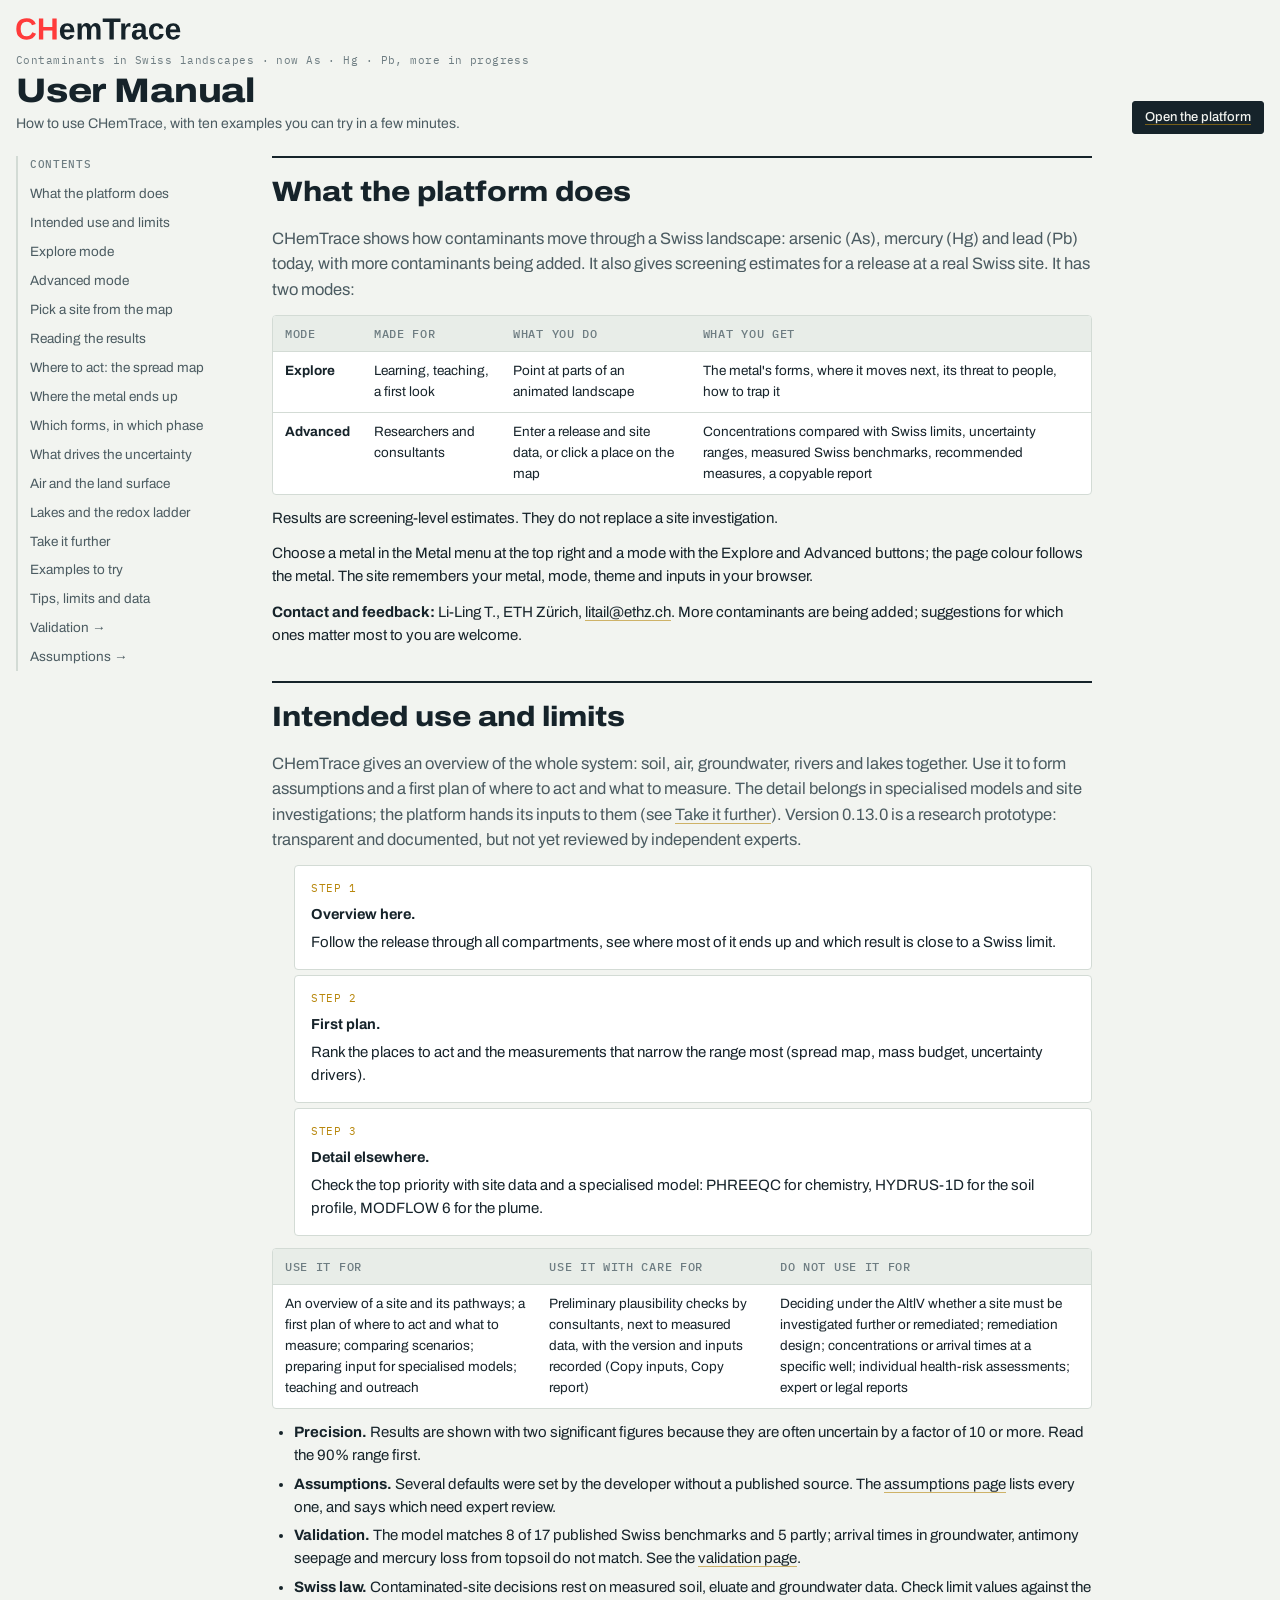
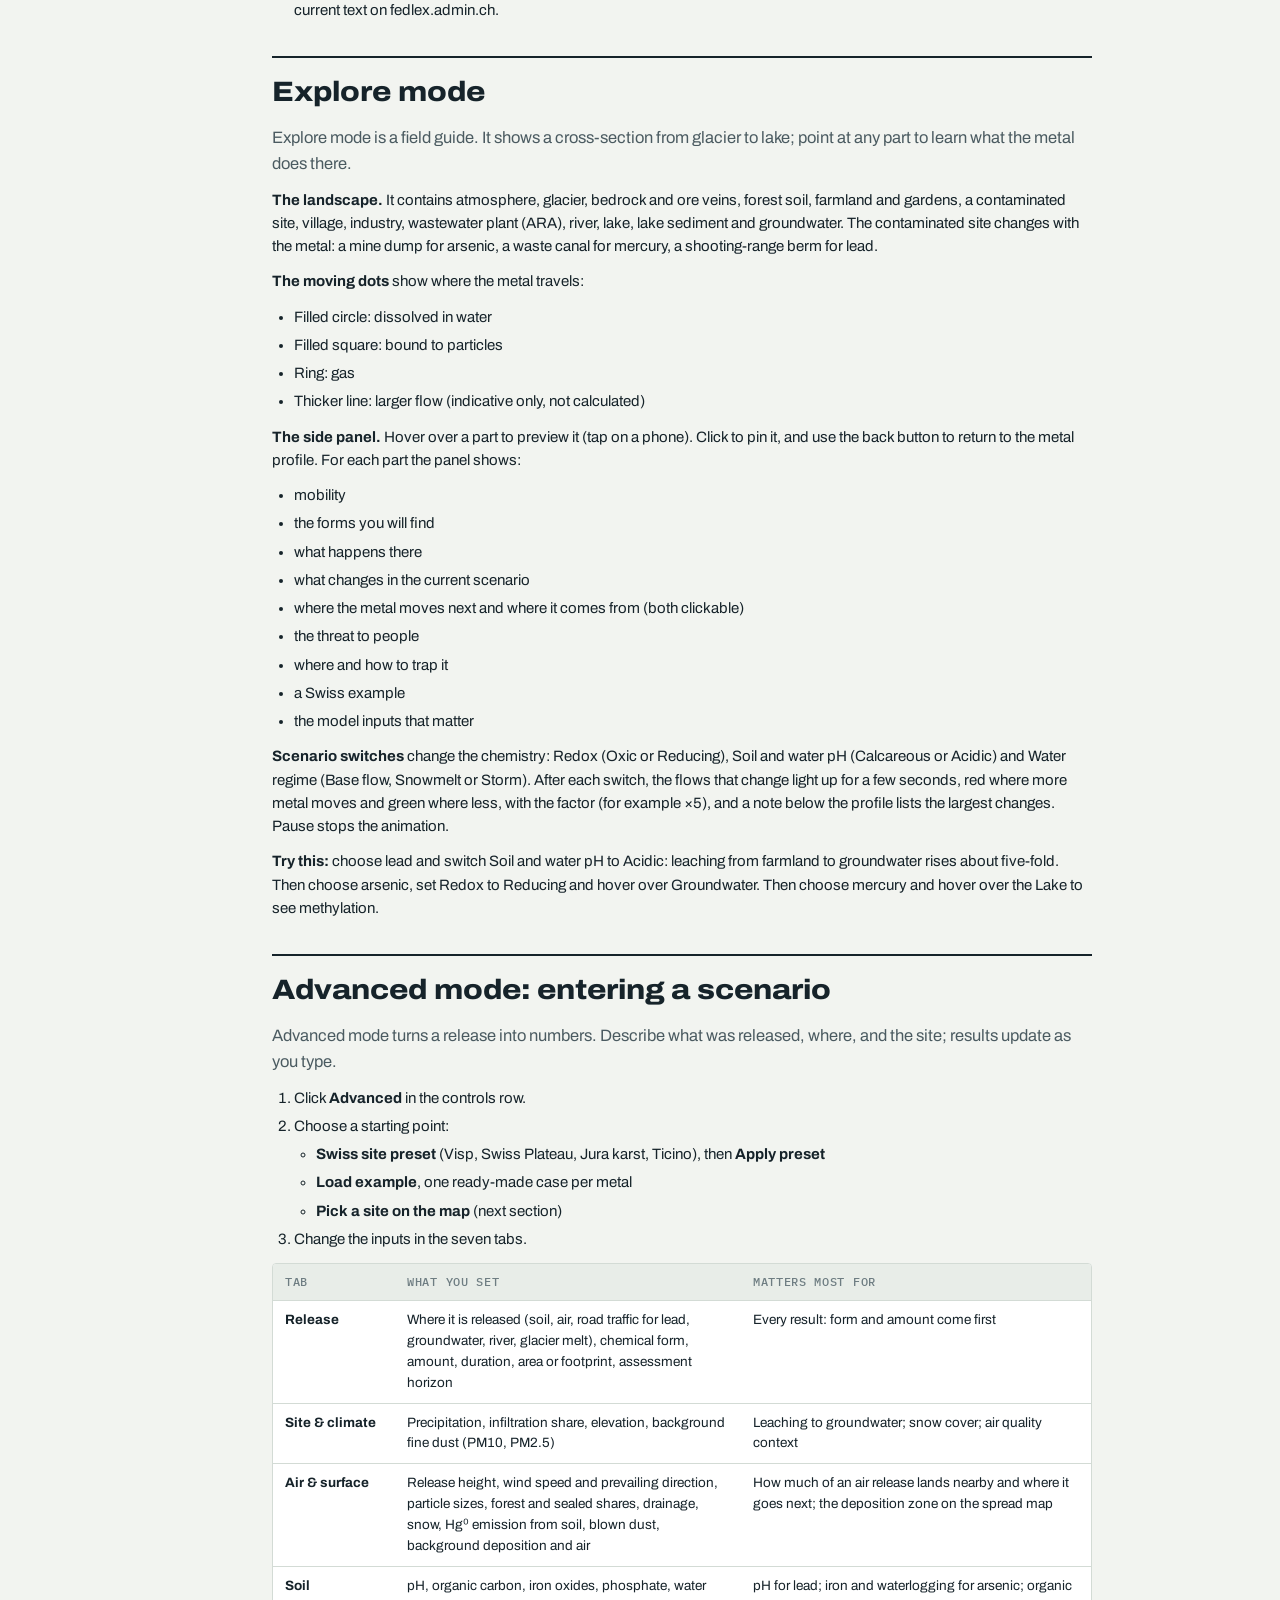
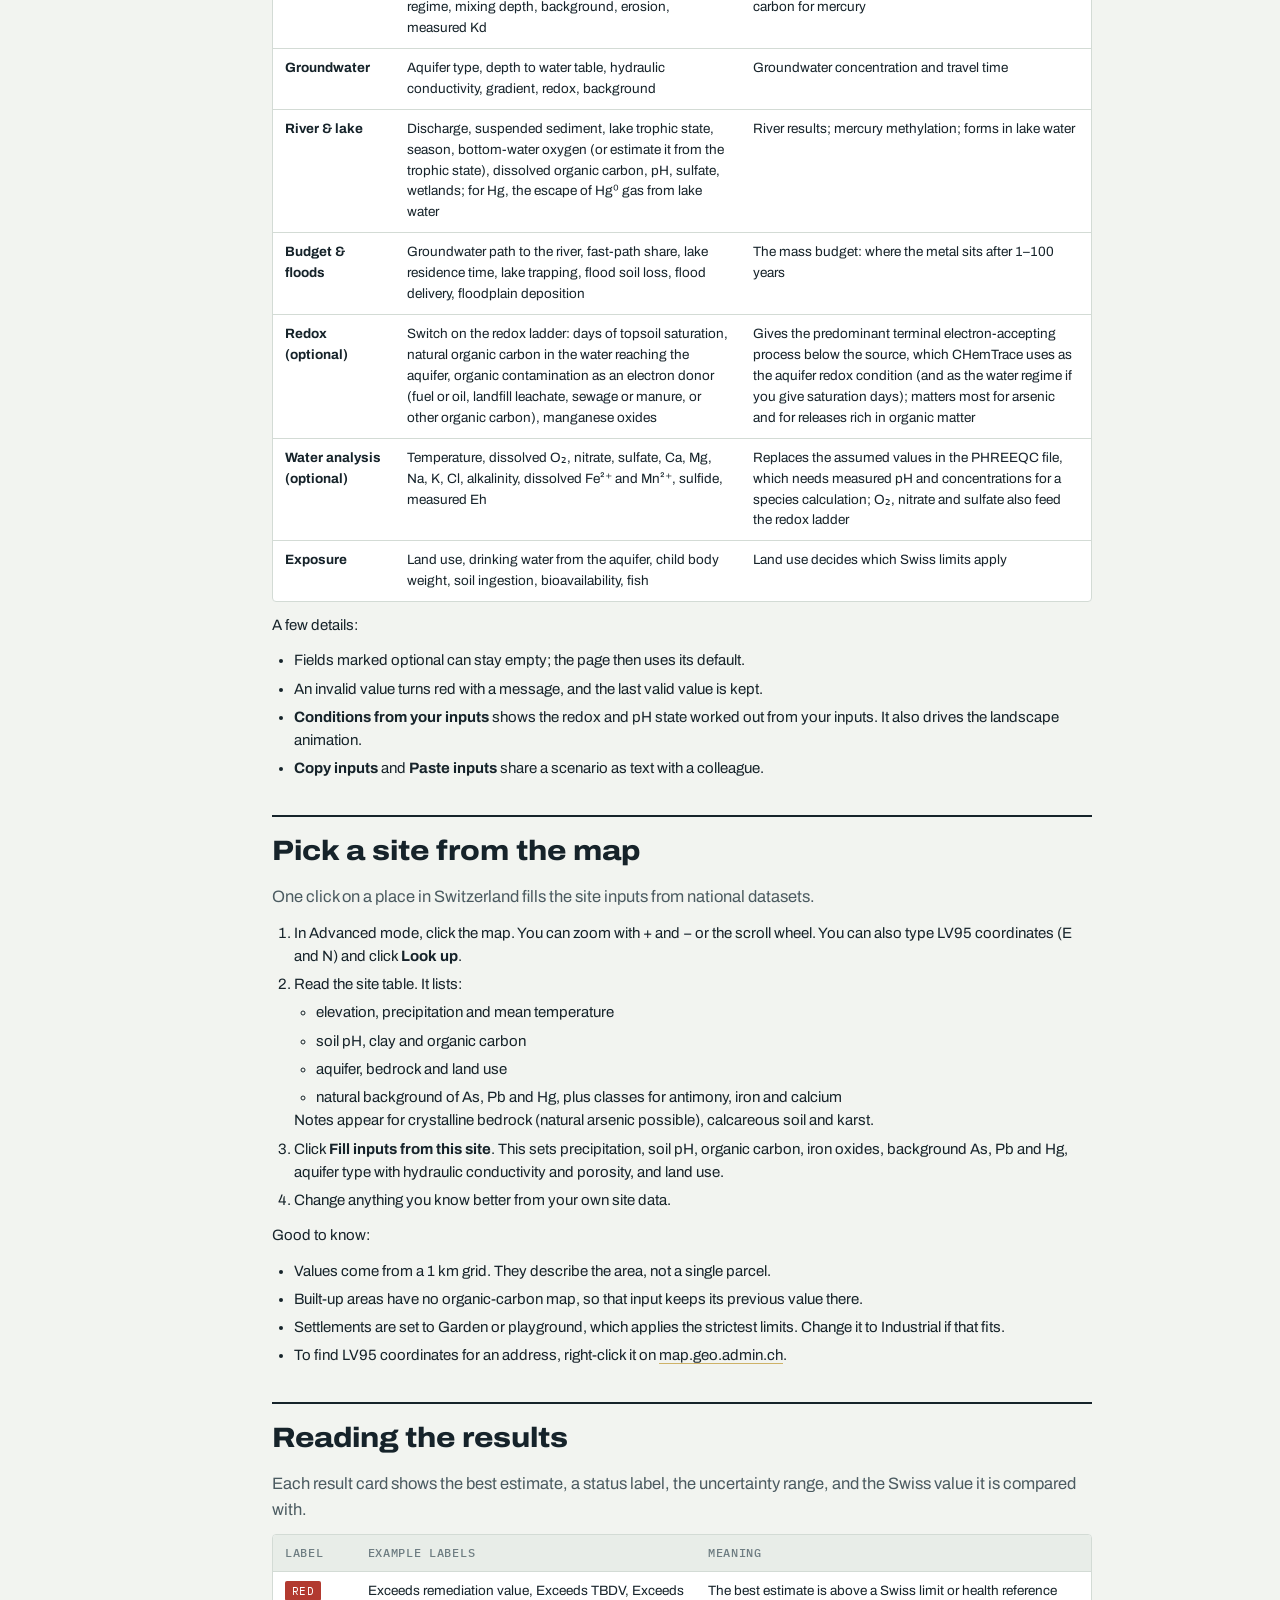
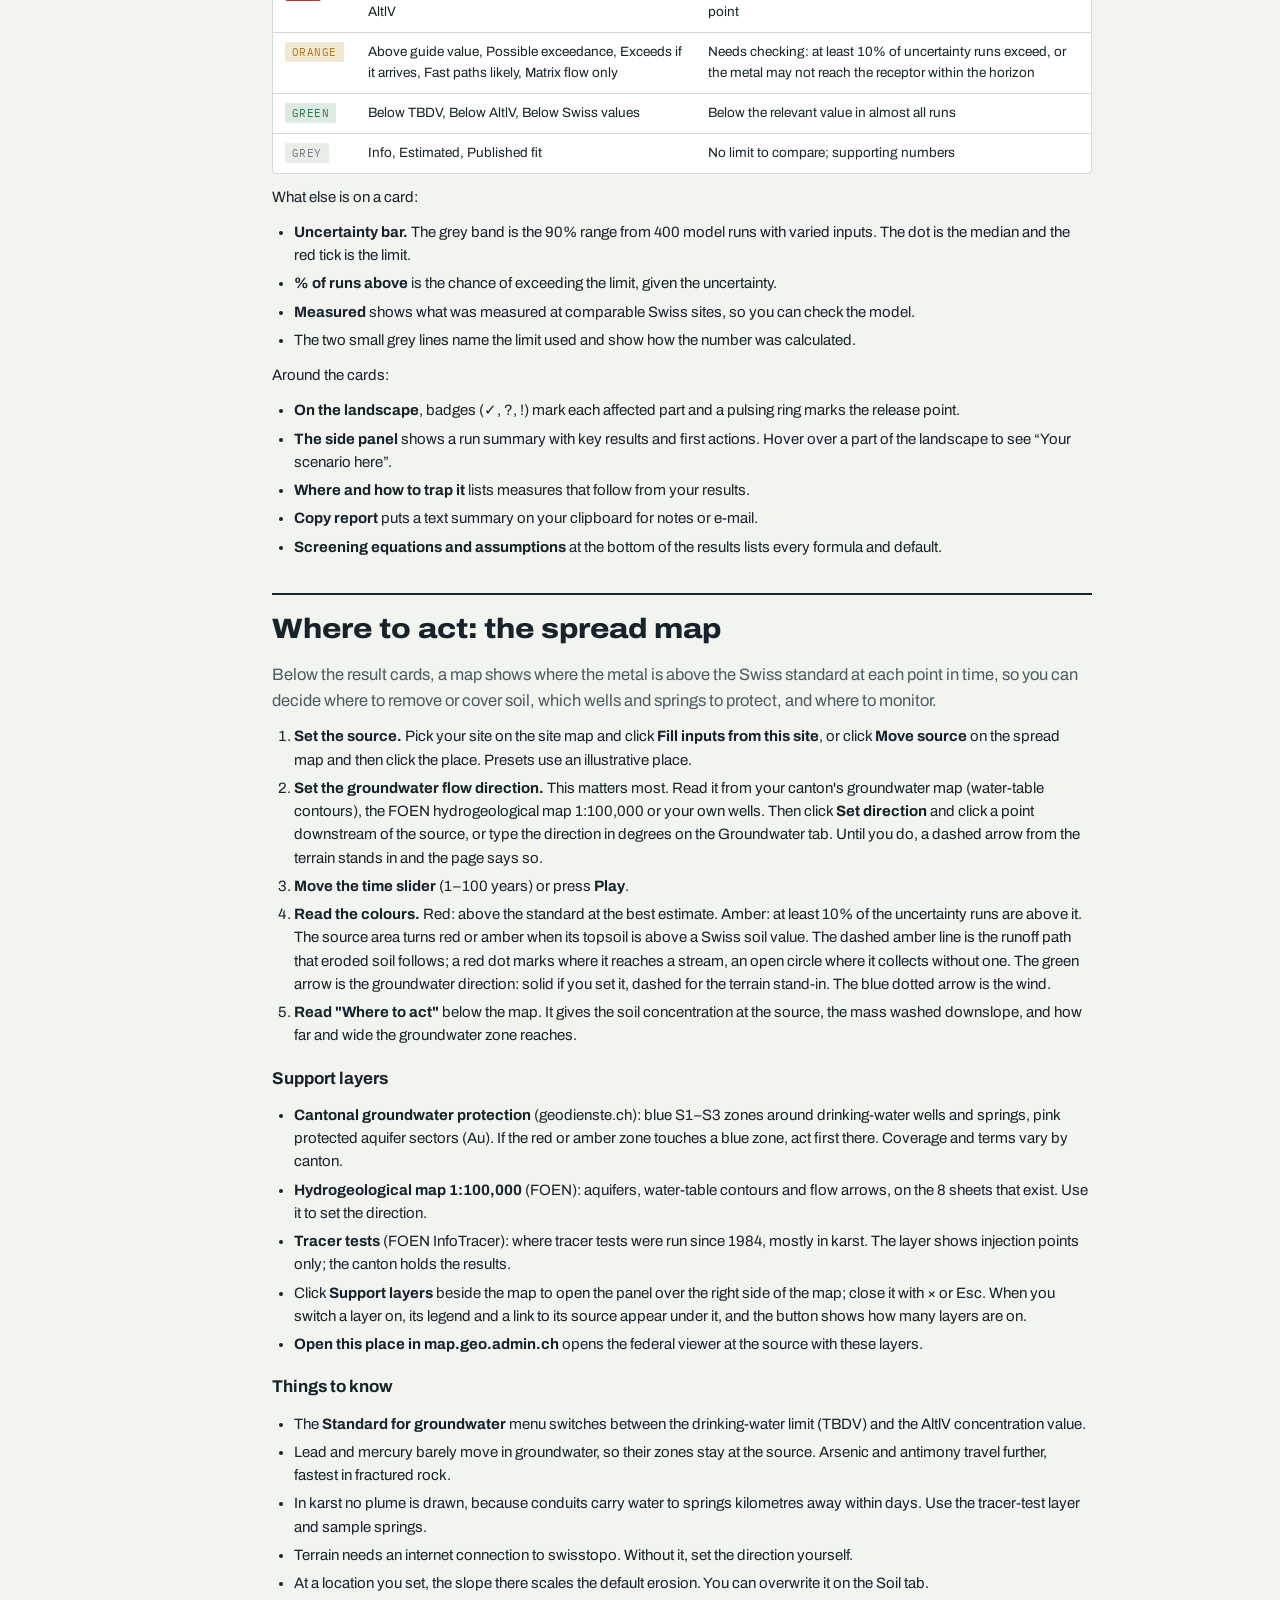
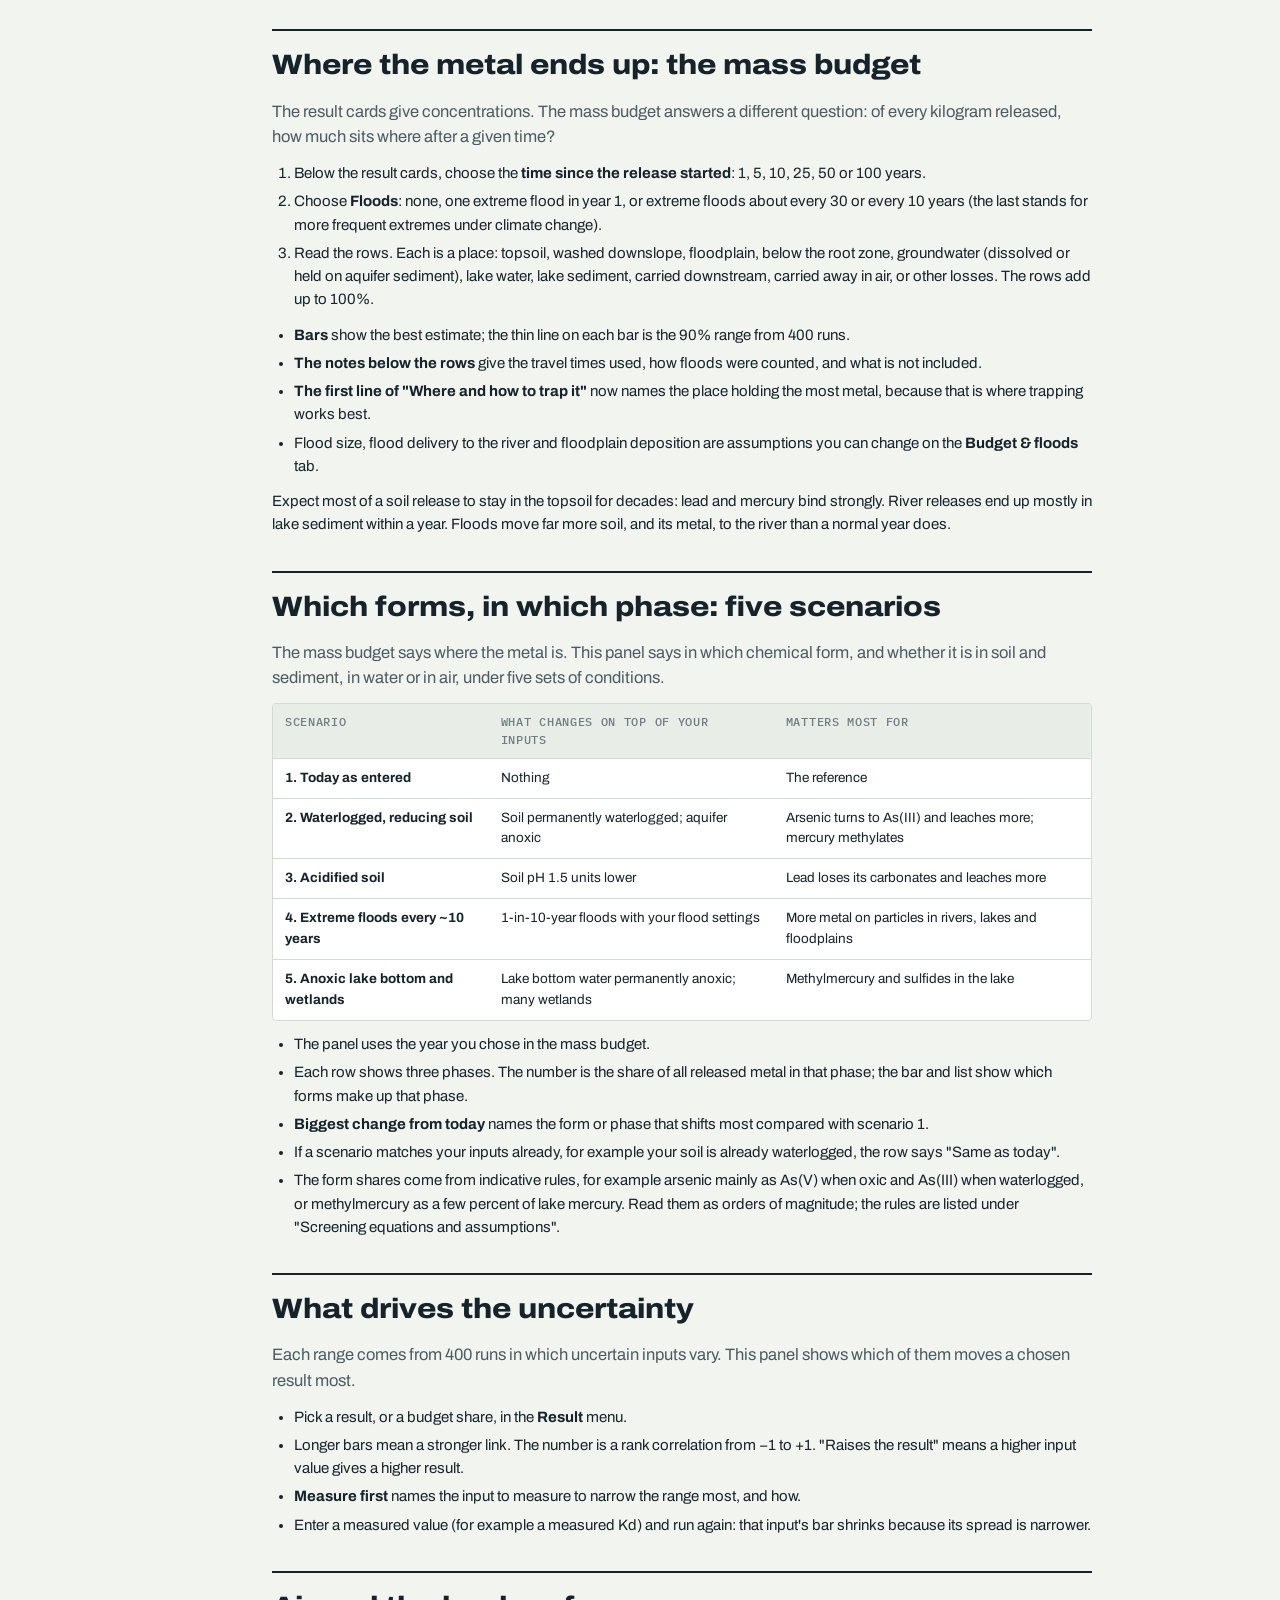
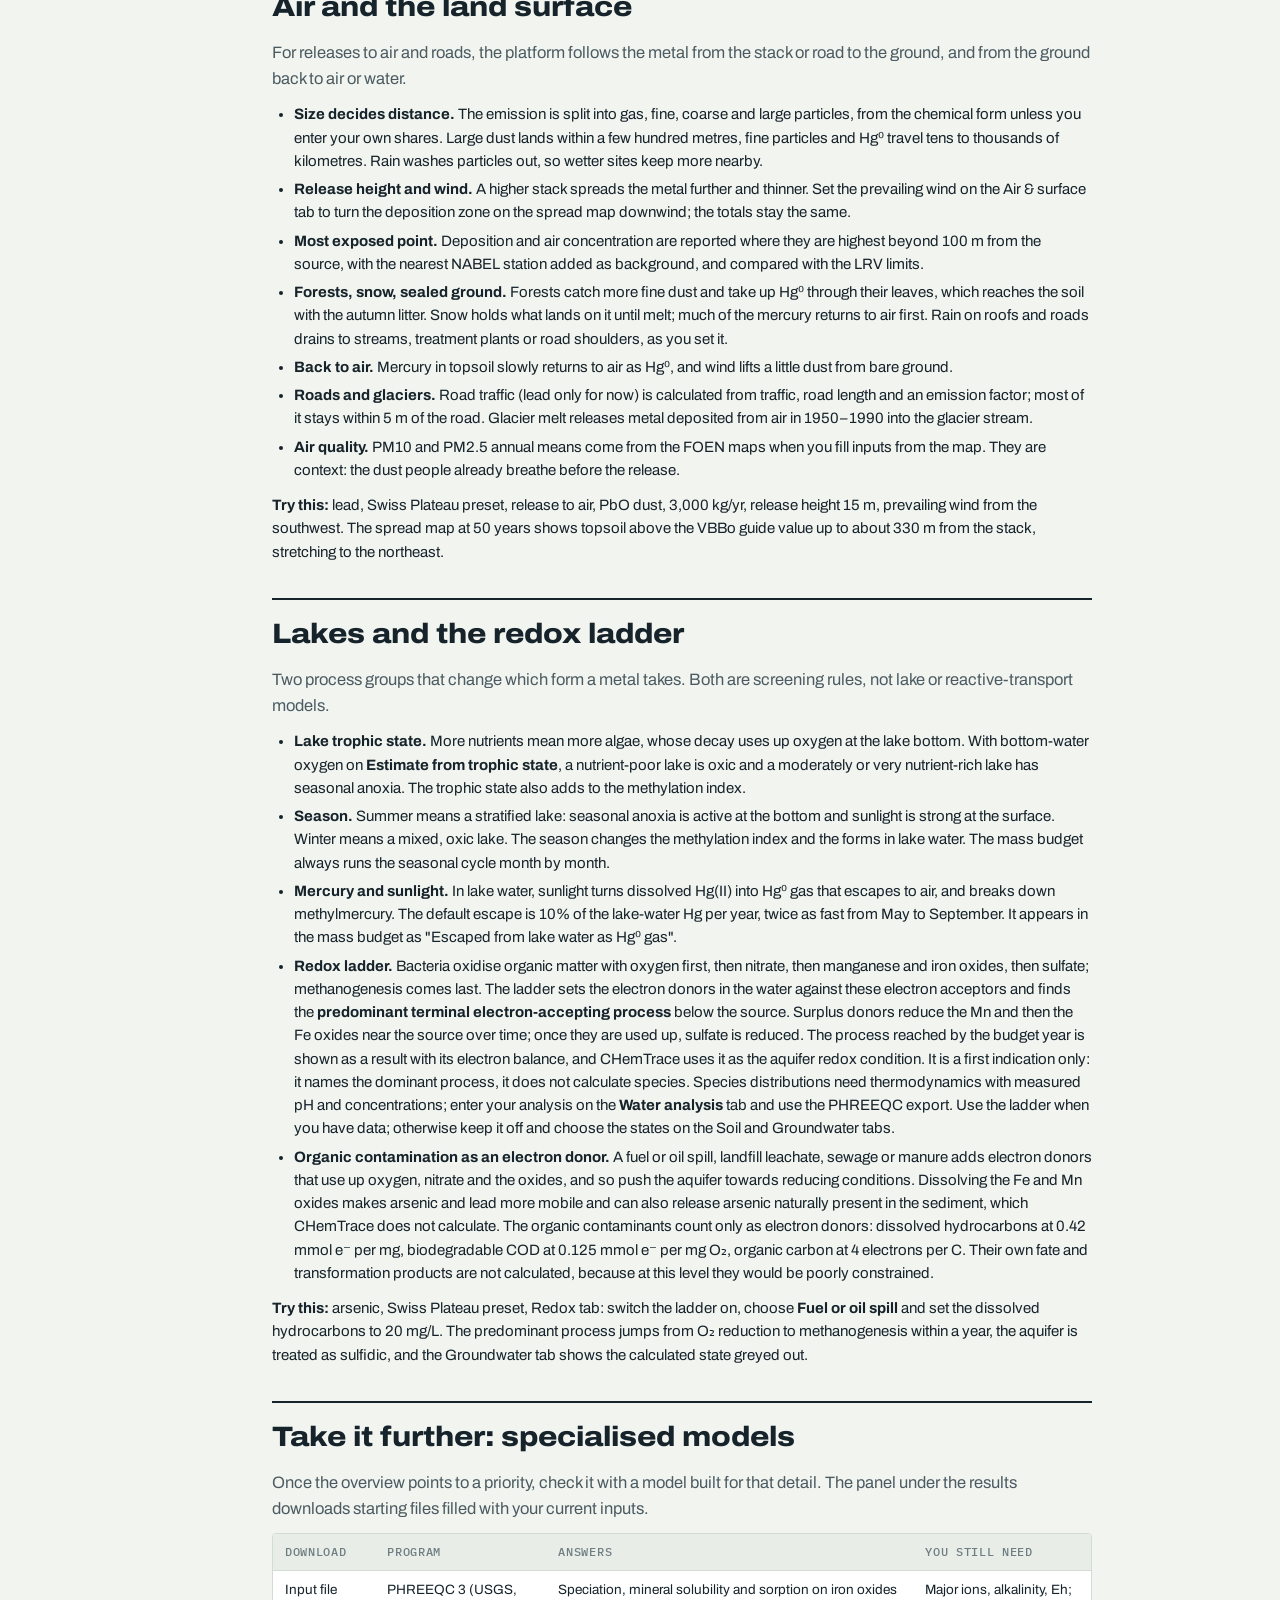
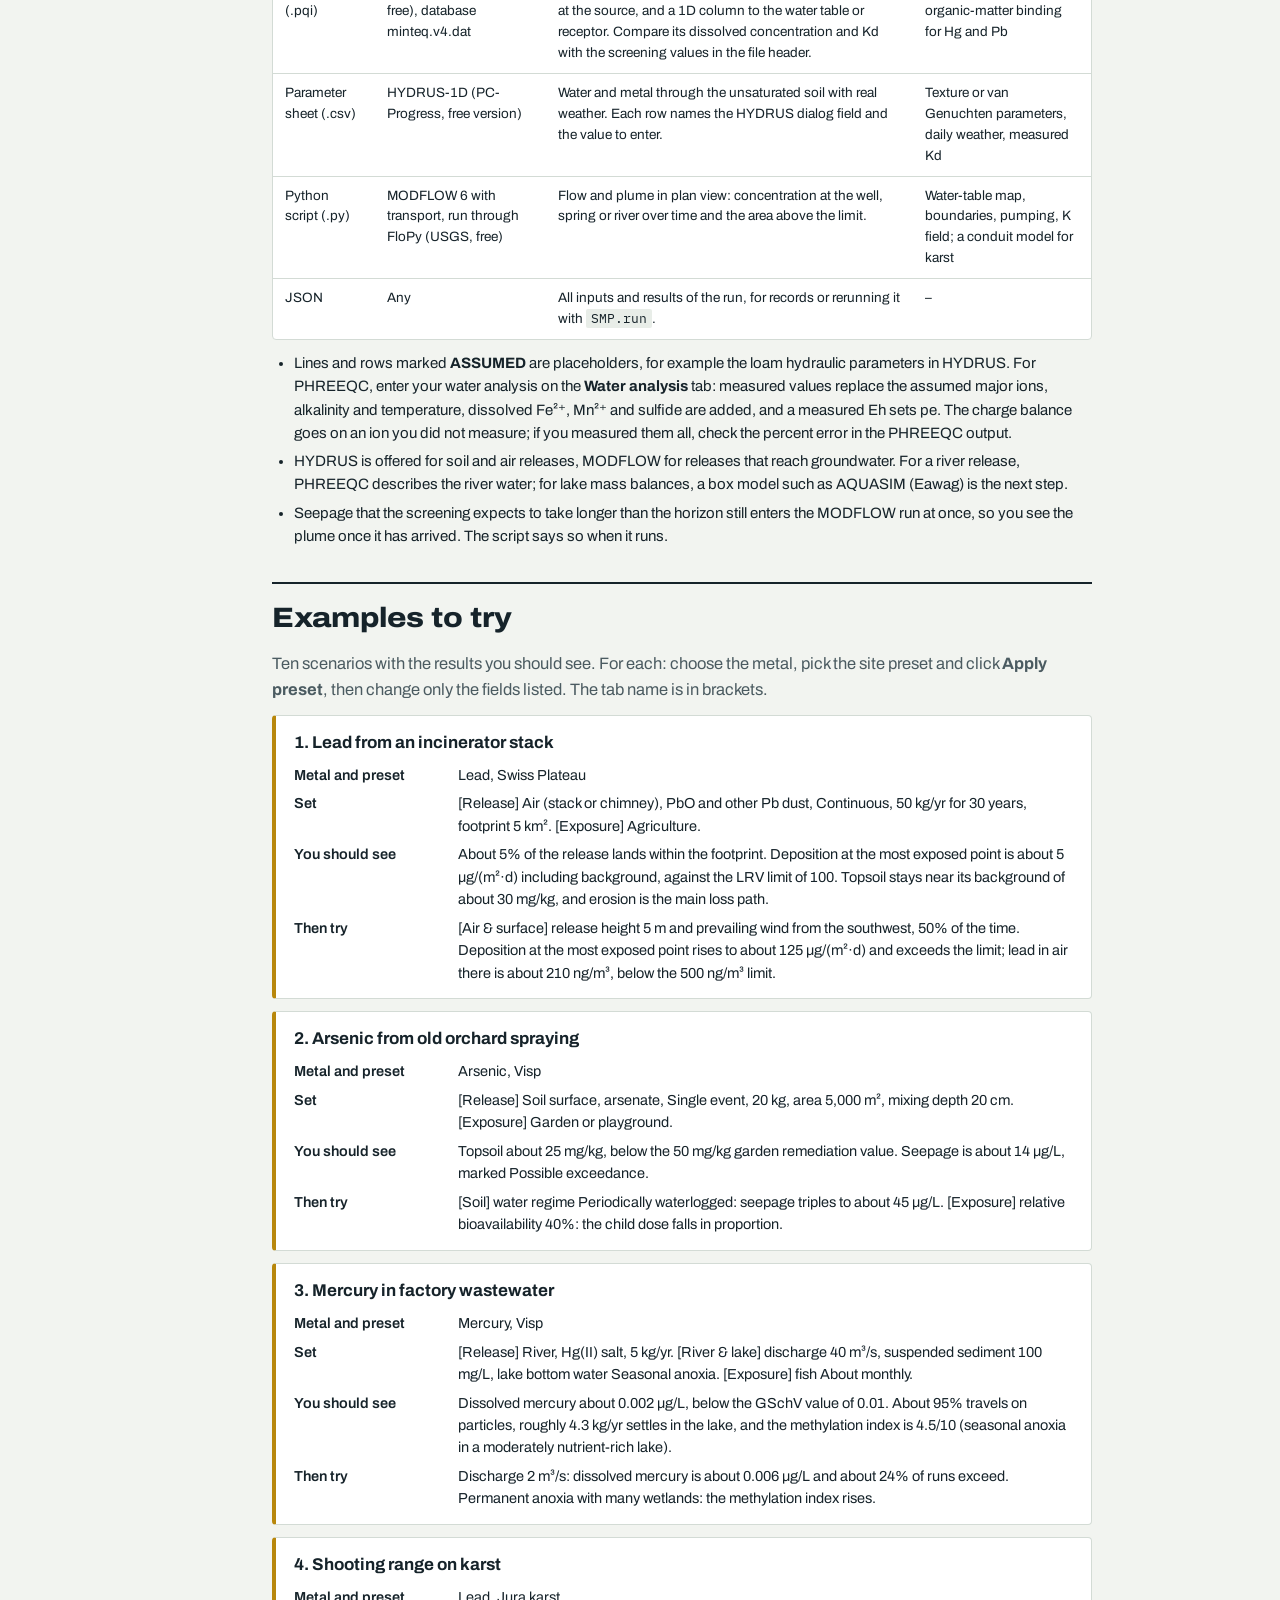
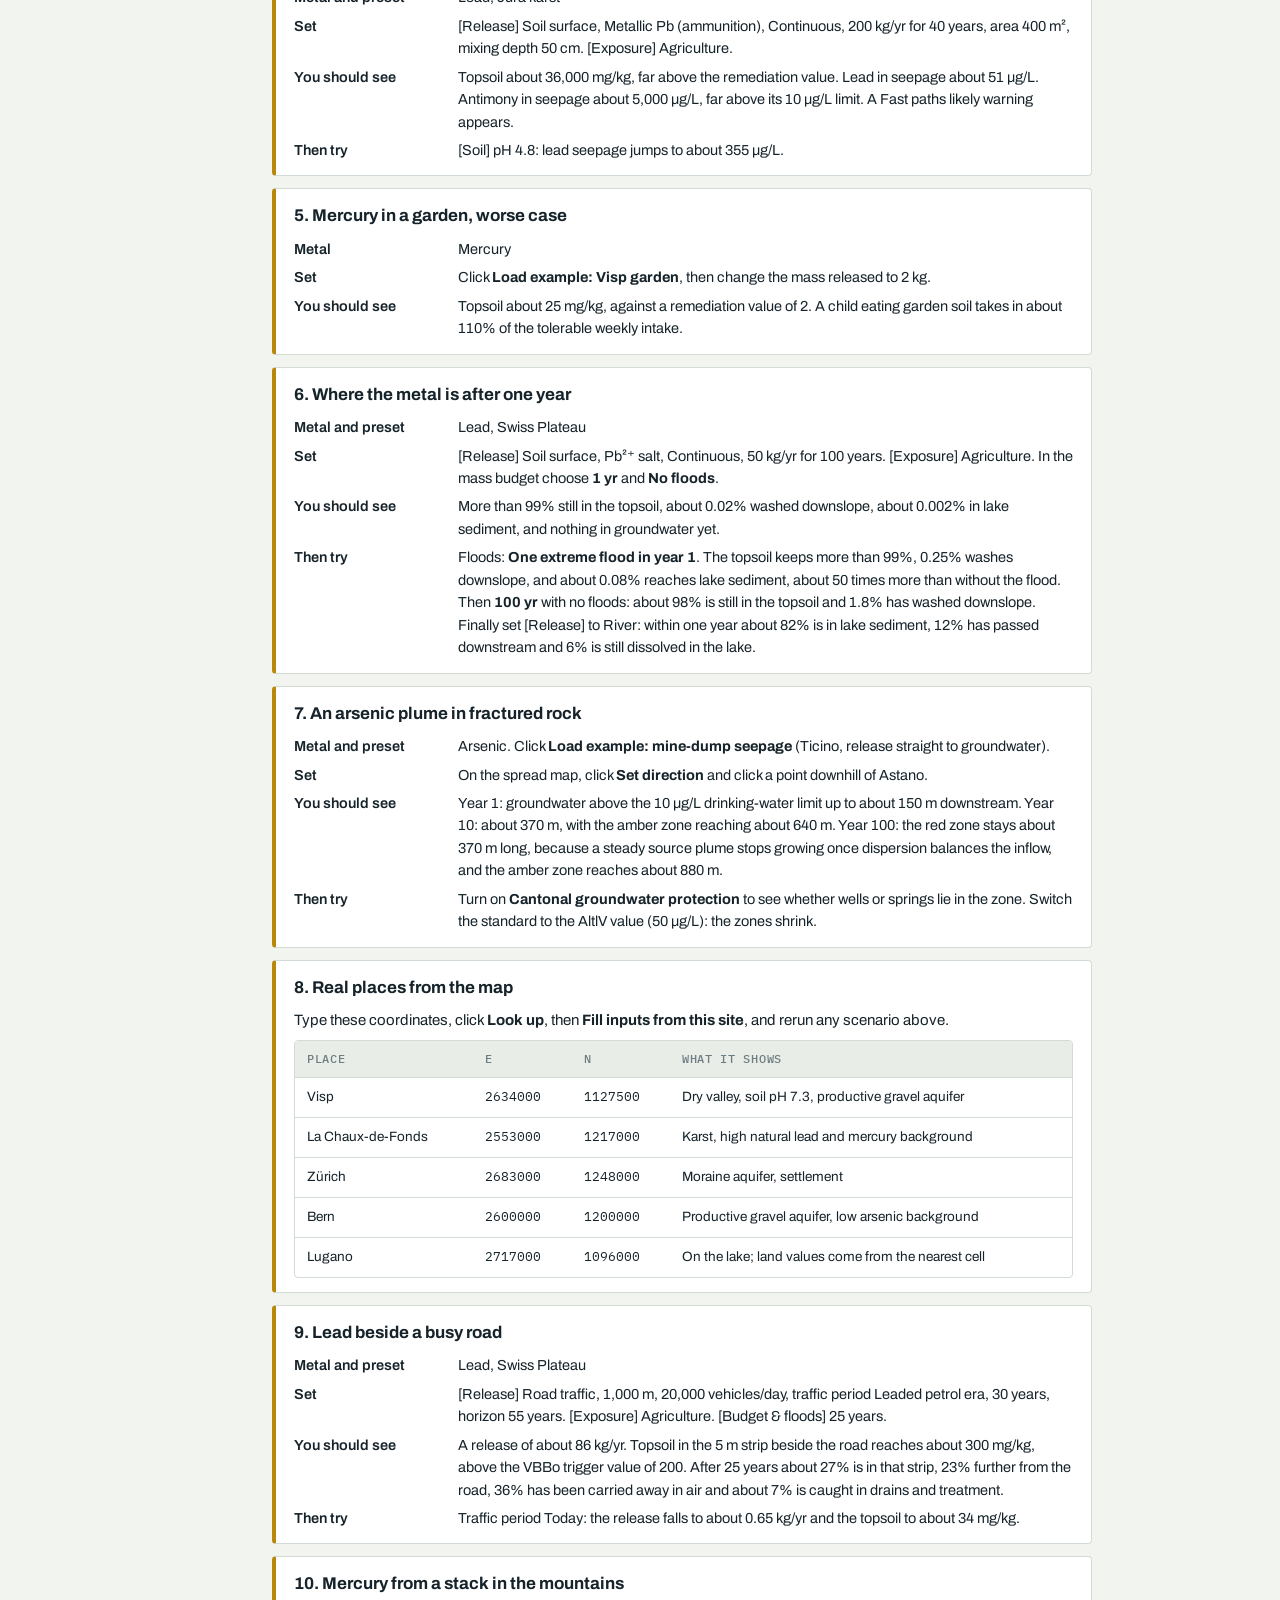
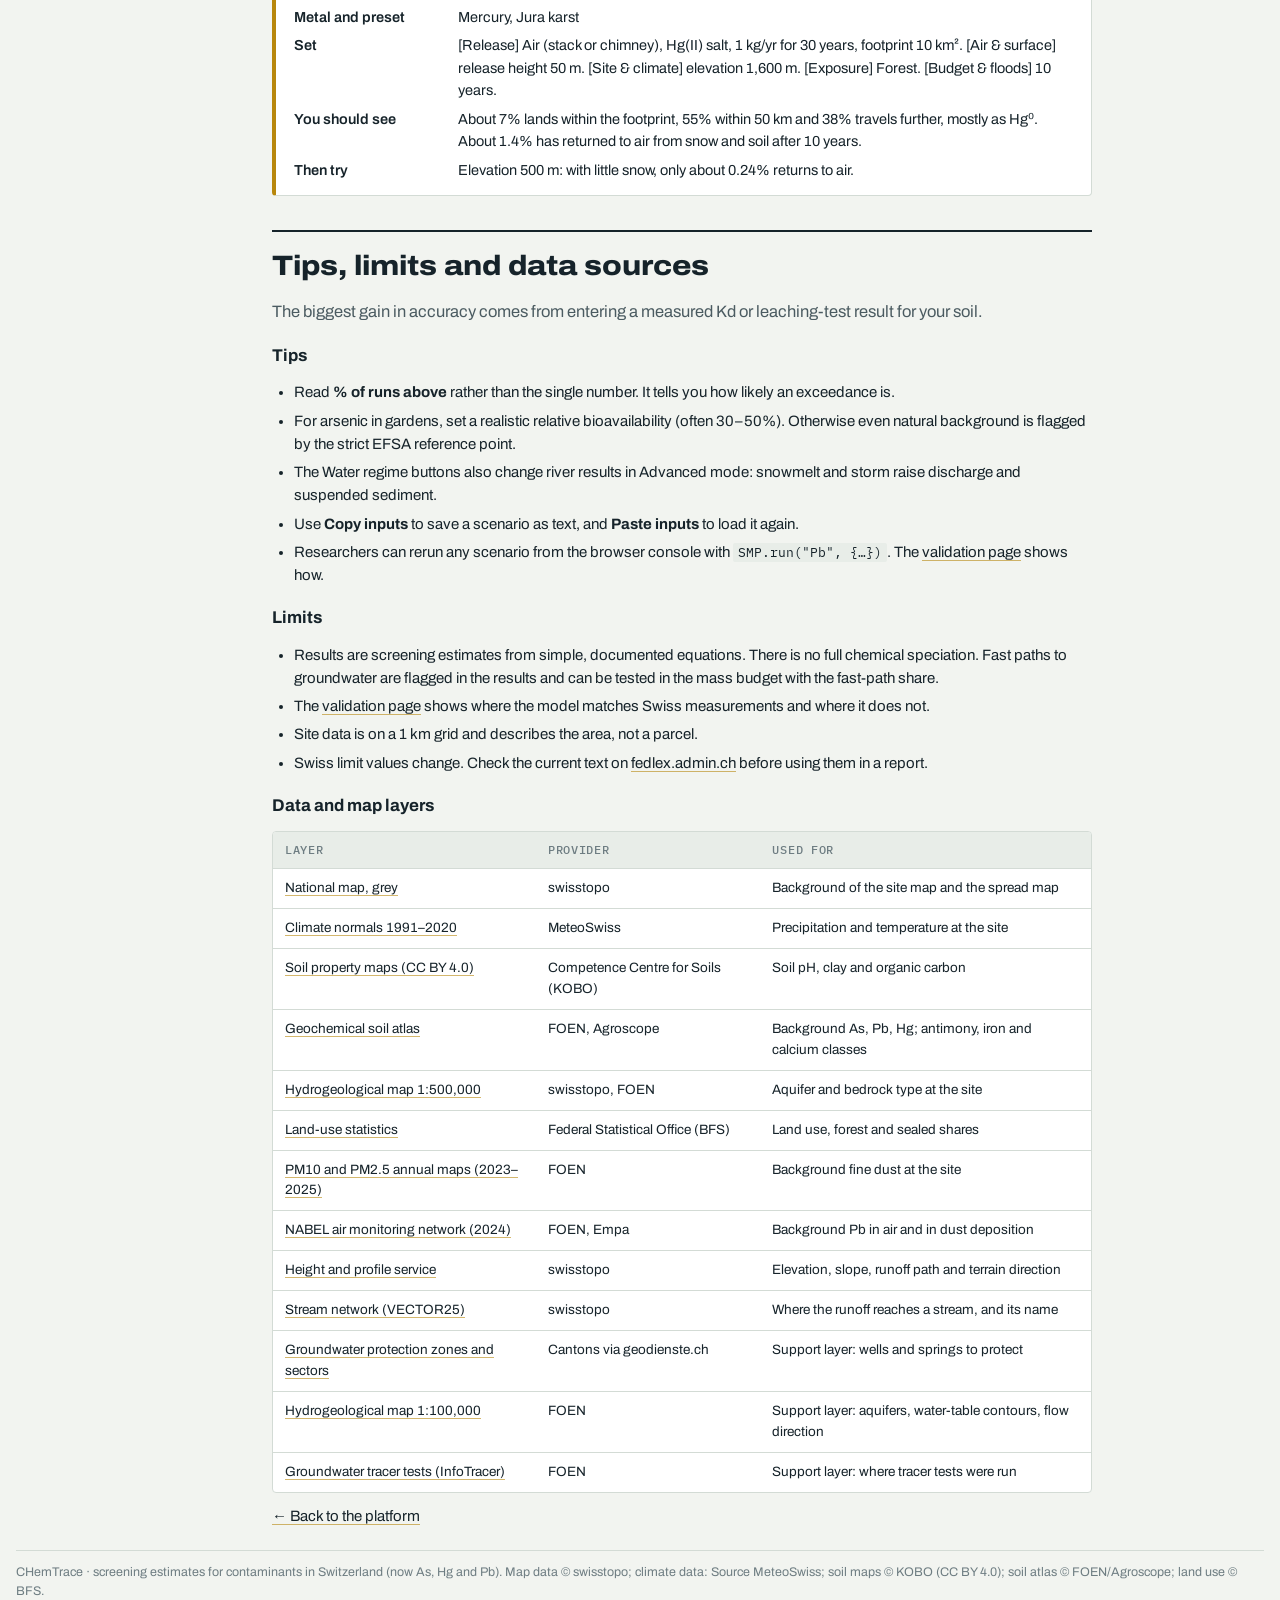
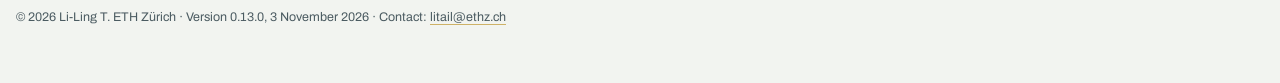
<file: base/docs/manual.html>
<!doctype html>
<html lang="en">
<head>
<meta charset="utf-8">
<meta name="viewport" content="width=device-width, initial-scale=1, viewport-fit=cover">
<title>User Manual · CHemTrace</title>
<meta name="description" content="How to use CHemTrace: Explore mode, Advanced mode, the site map, reading results, the spread map, the mass budget, and ten examples to try.">
<link rel="icon" href="assets/img/favicon.svg" type="image/svg+xml">
<link rel="stylesheet" href="assets/css/styles.css">
<script>
try{ var t = localStorage.getItem("smp-theme"); if(t === "dark" || t === "light") document.documentElement.setAttribute("data-theme", t); }catch(e){}
try{ var m = localStorage.getItem("smp-metal"); if(m === "Hg" || m === "Pb" || m === "As") document.documentElement.setAttribute("data-metal", m); }catch(e){}
</script>
<style>
.man{display:grid; grid-template-columns:220px minmax(0,1fr); gap:36px; align-items:start}
.toc{position:sticky; top:16px; display:flex; flex-direction:column; gap:2px; font-size:13.5px; border-left:2px solid var(--rule); padding-left:12px}
.toc b{font-family:var(--f-mono); font-size:11px; font-weight:500; letter-spacing:.06em; text-transform:uppercase; color:var(--ink-3); margin-bottom:6px}
.toc a{text-decoration:none; color:var(--ink-2); padding-block:3px}
.toc a:hover{color:var(--ink)}
.man-body{display:flex; flex-direction:column; gap:34px; min-width:0; max-width:820px}
.man-body section{display:flex; flex-direction:column; gap:12px; scroll-margin-top:16px}
.man-body h2{font-size:clamp(22px, 2.4vw, 28px); font-weight:800; font-stretch:112%; border-top:2px solid var(--ink); padding-top:12px}
.man-body h3{font-size:17px; font-weight:700; margin-top:6px}
.man-body p, .man-body li{font-size:15px; color:var(--ink)}
.man-body ul, .man-body ol{margin:0; padding-left:22px; display:flex; flex-direction:column; gap:5px}
.man-body li ul{margin-top:5px}
.man-body code{font-family:var(--f-mono); font-size:13px; background:var(--chip); padding:1px 5px; border-radius:2px}
.man-body .tbl-wrap table{min-width:560px}
.man-body .lead{font-size:16.5px; color:var(--ink-2)}
.tag{font-family:var(--f-mono); font-size:12px; color:var(--ink-3)}
.ex{background:var(--surface); border:1px solid var(--rule); border-left:4px solid var(--metal); border-radius:4px; padding:14px 18px; display:flex; flex-direction:column; gap:8px}
.ex h3{margin:0}
.ex dl{margin:0; display:grid; grid-template-columns:150px minmax(0,1fr); gap:6px 14px; font-size:14.5px}
.ex dt{font-weight:600}
.ex dd{margin:0}
.swatch{display:inline-block; width:11px; height:11px; border-radius:2px; vertical-align:-1px; margin-right:6px}
.back{font-size:14px}
@media (max-width: 860px){ .man{grid-template-columns:minmax(0,1fr)} .toc{position:static; border-left:0; padding-left:0; flex-direction:row; flex-wrap:wrap; gap:6px 14px} .toc b{width:100%} }
@media (max-width: 520px){ .ex dl{grid-template-columns:minmax(0,1fr)} .ex dt{margin-top:4px} }
</style>
</head>
<body>
<div class="wrap">
  <header class="top">
    <div class="title-block">
      <a class="logo-link" href="index.html" aria-label="CHemTrace home"><svg class="logo-svg" viewBox="3.1 -70.8 550.3 72.8" xmlns="http://www.w3.org/2000/svg" aria-hidden="true" focusable="false"><path fill="#FF3B3B" d="M38.8 -10.4Q51.9 -10.4 56.9 -23.4L69.5 -18.7Q65.4 -8.7 57.6 -3.9Q49.8 1 38.8 1Q22.2 1 13.2 -8.4Q4.1 -17.8 4.1 -34.7Q4.1 -51.7 12.8 -60.7Q21.6 -69.8 38.2 -69.8Q50.3 -69.8 57.9 -65Q65.5 -60.1 68.6 -50.7L55.9 -47.2Q54.3 -52.4 49.6 -55.4Q44.9 -58.5 38.5 -58.5Q28.7 -58.5 23.7 -52.4Q18.6 -46.4 18.6 -34.7Q18.6 -22.9 23.8 -16.6Q29 -10.4 38.8 -10.4ZM123.3 0V-29.5H93.3V0H78.9V-68.8H93.3V-41.4H123.3V-68.8H137.7V0Z"/><path fill="currentColor" d="M173 1Q161.1 1 154.7 -6.1Q148.3 -13.1 148.3 -26.7Q148.3 -39.7 154.8 -46.8Q161.3 -53.8 173.2 -53.8Q184.6 -53.8 190.6 -46.3Q196.6 -38.7 196.6 -24.2V-23.8H162.7Q162.7 -16.1 165.6 -12.1Q168.5 -8.2 173.7 -8.2Q181 -8.2 182.9 -14.5L195.8 -13.4Q190.2 1 173 1ZM173 -45.2Q168.2 -45.2 165.6 -41.8Q163 -38.4 162.8 -32.4H183.3Q183 -38.8 180.3 -42Q177.6 -45.2 173 -45.2ZM238.1 0V-29.6Q238.1 -43.6 230.1 -43.6Q226 -43.6 223.4 -39.3Q220.8 -35.1 220.8 -28.3V0H207V-41Q207 -45.3 206.9 -48Q206.8 -50.7 206.6 -52.8H219.7Q219.9 -51.9 220.1 -47.9Q220.4 -43.8 220.4 -42.3H220.6Q223.1 -48.4 226.9 -51.1Q230.7 -53.9 235.9 -53.9Q248 -53.9 250.6 -42.3H250.9Q253.6 -48.5 257.4 -51.2Q261.1 -53.9 266.9 -53.9Q274.7 -53.9 278.7 -48.6Q282.8 -43.4 282.8 -33.5V0H269.1V-29.6Q269.1 -43.6 261.1 -43.6Q257.1 -43.6 254.6 -39.7Q252 -35.8 251.8 -29V0ZM326.7 -57.7V0H312.3V-57.7H290.1V-68.8H349V-57.7ZM351.5 0V-40.4Q351.5 -44.8 351.4 -47.7Q351.3 -50.6 351.1 -52.8H364.2Q364.4 -52 364.6 -47.5Q364.8 -43 364.8 -41.6H365Q367 -47.1 368.6 -49.4Q370.2 -51.7 372.3 -52.8Q374.5 -53.9 377.7 -53.9Q380.3 -53.9 381.9 -53.1V-41.7Q378.6 -42.4 376.1 -42.4Q370.9 -42.4 368.1 -38.2Q365.2 -34.1 365.2 -25.9V0ZM402.6 1Q395 1 390.7 -3.2Q386.4 -7.4 386.4 -14.9Q386.4 -23.1 391.7 -27.4Q397.1 -31.7 407.2 -31.8L418.6 -32V-34.7Q418.6 -39.9 416.8 -42.4Q415 -44.9 410.9 -44.9Q407.1 -44.9 405.3 -43.2Q403.5 -41.5 403.1 -37.5L388.8 -38.1Q390.1 -45.8 395.8 -49.8Q401.6 -53.8 411.5 -53.8Q421.5 -53.8 426.9 -48.9Q432.3 -43.9 432.3 -34.9V-15.6Q432.3 -11.2 433.3 -9.5Q434.3 -7.8 436.7 -7.8Q438.2 -7.8 439.7 -8.1V-0.7Q438.5 -0.4 437.5 -0.1Q436.5 0.1 435.5 0.2Q434.6 0.4 433.5 0.5Q432.4 0.6 430.9 0.6Q425.7 0.6 423.3 -2Q420.8 -4.5 420.3 -9.4H420Q414.3 1 402.6 1ZM418.6 -24.5 411.6 -24.4Q406.8 -24.2 404.8 -23.3Q402.8 -22.5 401.7 -20.7Q400.7 -18.9 400.7 -16Q400.7 -12.3 402.4 -10.4Q404.2 -8.6 407 -8.6Q410.3 -8.6 412.9 -10.4Q415.6 -12.1 417.1 -15.2Q418.6 -18.3 418.6 -21.8ZM468.1 1Q456.1 1 449.5 -6.2Q443 -13.3 443 -26.1Q443 -39.2 449.6 -46.5Q456.2 -53.8 468.3 -53.8Q477.6 -53.8 483.7 -49.1Q489.8 -44.4 491.4 -36.2L477.5 -35.5Q477 -39.6 474.6 -42Q472.3 -44.4 468 -44.4Q457.4 -44.4 457.4 -26.7Q457.4 -8.4 468.2 -8.4Q472.1 -8.4 474.7 -10.9Q477.3 -13.3 478 -18.2L491.7 -17.6Q491 -12.2 487.9 -7.9Q484.7 -3.7 479.6 -1.3Q474.5 1 468.1 1ZM523.3 1Q511.4 1 505 -6.1Q498.6 -13.1 498.6 -26.7Q498.6 -39.7 505.1 -46.8Q511.6 -53.8 523.5 -53.8Q534.9 -53.8 540.9 -46.3Q546.9 -38.7 546.9 -24.2V-23.8H513Q513 -16.1 515.8 -12.1Q518.7 -8.2 524 -8.2Q531.2 -8.2 533.2 -14.5L546.1 -13.4Q540.5 1 523.3 1ZM523.3 -45.2Q518.5 -45.2 515.8 -41.8Q513.2 -38.4 513.1 -32.4H533.6Q533.2 -38.8 530.5 -42Q527.8 -45.2 523.3 -45.2Z"/></svg></a>
      <span class="kicker">Contaminants in Swiss landscapes · now As · Hg · Pb, more in progress</span>
      <h1>User Manual</h1>
      <p class="lede">How to use CHemTrace, with ten examples you can try in a few minutes.</p>
    </div>
    <a class="btn" href="index.html">Open the platform</a>
  </header>

  <div class="man">
    <nav class="toc" aria-label="Contents">
      <b>Contents</b>
      <a href="#what">What the platform does</a>
      <a href="#intended">Intended use and limits</a>
      <a href="#explore">Explore mode</a>
      <a href="#advanced">Advanced mode</a>
      <a href="#map">Pick a site from the map</a>
      <a href="#results">Reading the results</a>
      <a href="#spreadmap">Where to act: the spread map</a>
      <a href="#budget">Where the metal ends up</a>
      <a href="#forms">Which forms, in which phase</a>
      <a href="#drivers">What drives the uncertainty</a>
      <a href="#airsurf">Air and the land surface</a>
      <a href="#lakes">Lakes and the redox ladder</a>
      <a href="#further">Take it further</a>
      <a href="#examples">Examples to try</a>
      <a href="#tips">Tips, limits and data</a>
      <a href="validation.html">Validation →</a>
      <a href="assumptions.html">Assumptions →</a>
    </nav>

    <main class="man-body">
      <section id="what">
        <h2>What the platform does</h2>
        <p class="lead">CHemTrace shows how contaminants move through a Swiss landscape: arsenic (As), mercury (Hg) and lead (Pb) today, with more contaminants being added. It also gives screening estimates for a release at a real Swiss site. It has two modes:</p>
        <div class="tbl-wrap"><table>
          <thead><tr><th>Mode</th><th>Made for</th><th>What you do</th><th>What you get</th></tr></thead>
          <tbody>
            <tr><td><b>Explore</b></td><td>Learning, teaching, a first look</td><td>Point at parts of an animated landscape</td><td>The metal's forms, where it moves next, its threat to people, how to trap it</td></tr>
            <tr><td><b>Advanced</b></td><td>Researchers and consultants</td><td>Enter a release and site data, or click a place on the map</td><td>Concentrations compared with Swiss limits, uncertainty ranges, measured Swiss benchmarks, recommended measures, a copyable report</td></tr>
          </tbody>
        </table></div>
        <p>Results are screening-level estimates. They do not replace a site investigation.</p>
        <p>Choose a metal in the Metal menu at the top right and a mode with the Explore and Advanced buttons; the page colour follows the metal. The site remembers your metal, mode, theme and inputs in your browser.</p>
        <p><b>Contact and feedback:</b> Li-Ling T., ETH Zürich, <a href="mailto:litail@ethz.ch">litail@ethz.ch</a>. More contaminants are being added; suggestions for which ones matter most to you are welcome.</p>
      </section>

      <section id="intended">
        <h2>Intended use and limits</h2>
        <p class="lead">CHemTrace gives an overview of the whole system: soil, air, groundwater, rivers and lakes together. Use it to form assumptions and a first plan of where to act and what to measure. The detail belongs in specialised models and site investigations; the platform hands its inputs to them (see <a href="#further">Take it further</a>). Version 0.13.0 is a research prototype: transparent and documented, but not yet reviewed by independent experts.</p>
        <ol class="steps">
          <li><b>Overview here.</b> Follow the release through all compartments, see where most of it ends up and which result is close to a Swiss limit.</li>
          <li><b>First plan.</b> Rank the places to act and the measurements that narrow the range most (spread map, mass budget, uncertainty drivers).</li>
          <li><b>Detail elsewhere.</b> Check the top priority with site data and a specialised model: PHREEQC for chemistry, HYDRUS-1D for the soil profile, MODFLOW 6 for the plume.</li>
        </ol>
        <div class="tbl-wrap"><table>
          <thead><tr><th>Use it for</th><th>Use it with care for</th><th>Do not use it for</th></tr></thead>
          <tbody><tr>
            <td>An overview of a site and its pathways; a first plan of where to act and what to measure; comparing scenarios; preparing input for specialised models; teaching and outreach</td>
            <td>Preliminary plausibility checks by consultants, next to measured data, with the version and inputs recorded (Copy inputs, Copy report)</td>
            <td>Deciding under the AltlV whether a site must be investigated further or remediated; remediation design; concentrations or arrival times at a specific well; individual health-risk assessments; expert or legal reports</td>
          </tr></tbody>
        </table></div>
        <ul>
          <li><b>Precision.</b> Results are shown with two significant figures because they are often uncertain by a factor of 10 or more. Read the 90% range first.</li>
          <li><b>Assumptions.</b> Several defaults were set by the developer without a published source. The <a href="assumptions.html">assumptions page</a> lists every one, and says which need expert review.</li>
          <li><b>Validation.</b> The model matches 8 of 17 published Swiss benchmarks and 5 partly; arrival times in groundwater, antimony seepage and mercury loss from topsoil do not match. See the <a href="validation.html">validation page</a>.</li>
          <li><b>Swiss law.</b> Contaminated-site decisions rest on measured soil, eluate and groundwater data. Check limit values against the current text on fedlex.admin.ch.</li>
        </ul>
      </section>


      <section id="explore">
        <h2>Explore mode</h2>
        <p class="lead">Explore mode is a field guide. It shows a cross-section from glacier to lake; point at any part to learn what the metal does there.</p>
        <p><b>The landscape.</b> It contains atmosphere, glacier, bedrock and ore veins, forest soil, farmland and gardens, a contaminated site, village, industry, wastewater plant (ARA), river, lake, lake sediment and groundwater. The contaminated site changes with the metal: a mine dump for arsenic, a waste canal for mercury, a shooting-range berm for lead.</p>
        <p><b>The moving dots</b> show where the metal travels:</p>
        <ul>
          <li>Filled circle: dissolved in water</li>
          <li>Filled square: bound to particles</li>
          <li>Ring: gas</li>
          <li>Thicker line: larger flow (indicative only, not calculated)</li>
        </ul>
        <p><b>The side panel.</b> Hover over a part to preview it (tap on a phone). Click to pin it, and use the back button to return to the metal profile. For each part the panel shows:</p>
        <ul>
          <li>mobility</li>
          <li>the forms you will find</li>
          <li>what happens there</li>
          <li>what changes in the current scenario</li>
          <li>where the metal moves next and where it comes from (both clickable)</li>
          <li>the threat to people</li>
          <li>where and how to trap it</li>
          <li>a Swiss example</li>
          <li>the model inputs that matter</li>
        </ul>
        <p><b>Scenario switches</b> change the chemistry: Redox (Oxic or Reducing), Soil and water pH (Calcareous or Acidic) and Water regime (Base flow, Snowmelt or Storm). After each switch, the flows that change light up for a few seconds, red where more metal moves and green where less, with the factor (for example ×5), and a note below the profile lists the largest changes. Pause stops the animation.</p>
        <p><b>Try this:</b> choose lead and switch Soil and water pH to Acidic: leaching from farmland to groundwater rises about five-fold. Then choose arsenic, set Redox to Reducing and hover over Groundwater. Then choose mercury and hover over the Lake to see methylation.</p>
      </section>

      <section id="advanced">
        <h2>Advanced mode: entering a scenario</h2>
        <p class="lead">Advanced mode turns a release into numbers. Describe what was released, where, and the site; results update as you type.</p>
        <ol>
          <li>Click <b>Advanced</b> in the controls row.</li>
          <li>Choose a starting point:
            <ul>
              <li><b>Swiss site preset</b> (Visp, Swiss Plateau, Jura karst, Ticino), then <b>Apply preset</b></li>
              <li><b>Load example</b>, one ready-made case per metal</li>
              <li><b>Pick a site on the map</b> (next section)</li>
            </ul>
          </li>
          <li>Change the inputs in the seven tabs.</li>
        </ol>
        <div class="tbl-wrap"><table>
          <thead><tr><th>Tab</th><th>What you set</th><th>Matters most for</th></tr></thead>
          <tbody>
            <tr><td><b>Release</b></td><td>Where it is released (soil, air, road traffic for lead, groundwater, river, glacier melt), chemical form, amount, duration, area or footprint, assessment horizon</td><td>Every result: form and amount come first</td></tr>
            <tr><td><b>Site &amp; climate</b></td><td>Precipitation, infiltration share, elevation, background fine dust (PM10, PM2.5)</td><td>Leaching to groundwater; snow cover; air quality context</td></tr>
            <tr><td><b>Air &amp; surface</b></td><td>Release height, wind speed and prevailing direction, particle sizes, forest and sealed shares, drainage, snow, Hg⁰ emission from soil, blown dust, background deposition and air</td><td>How much of an air release lands nearby and where it goes next; the deposition zone on the spread map</td></tr>
            <tr><td><b>Soil</b></td><td>pH, organic carbon, iron oxides, phosphate, water regime, mixing depth, background, erosion, measured Kd</td><td>pH for lead; iron and waterlogging for arsenic; organic carbon for mercury</td></tr>
            <tr><td><b>Groundwater</b></td><td>Aquifer type, depth to water table, hydraulic conductivity, gradient, redox, background</td><td>Groundwater concentration and travel time</td></tr>
            <tr><td><b>River &amp; lake</b></td><td>Discharge, suspended sediment, lake trophic state, season, bottom-water oxygen (or estimate it from the trophic state), dissolved organic carbon, pH, sulfate, wetlands; for Hg, the escape of Hg⁰ gas from lake water</td><td>River results; mercury methylation; forms in lake water</td></tr>
            <tr><td><b>Budget &amp; floods</b></td><td>Groundwater path to the river, fast-path share, lake residence time, lake trapping, flood soil loss, flood delivery, floodplain deposition</td><td>The mass budget: where the metal sits after 1–100 years</td></tr>
            <tr><td><b>Redox (optional)</b></td><td>Switch on the redox ladder: days of topsoil saturation, natural organic carbon in the water reaching the aquifer, organic contamination as an electron donor (fuel or oil, landfill leachate, sewage or manure, or other organic carbon), manganese oxides</td><td>Gives the predominant terminal electron-accepting process below the source, which CHemTrace uses as the aquifer redox condition (and as the water regime if you give saturation days); matters most for arsenic and for releases rich in organic matter</td></tr>
            <tr><td><b>Water analysis (optional)</b></td><td>Temperature, dissolved O₂, nitrate, sulfate, Ca, Mg, Na, K, Cl, alkalinity, dissolved Fe²⁺ and Mn²⁺, sulfide, measured Eh</td><td>Replaces the assumed values in the PHREEQC file, which needs measured pH and concentrations for a species calculation; O₂, nitrate and sulfate also feed the redox ladder</td></tr>
            <tr><td><b>Exposure</b></td><td>Land use, drinking water from the aquifer, child body weight, soil ingestion, bioavailability, fish</td><td>Land use decides which Swiss limits apply</td></tr>
          </tbody>
        </table></div>
        <p>A few details:</p>
        <ul>
          <li>Fields marked optional can stay empty; the page then uses its default.</li>
          <li>An invalid value turns red with a message, and the last valid value is kept.</li>
          <li><b>Conditions from your inputs</b> shows the redox and pH state worked out from your inputs. It also drives the landscape animation.</li>
          <li><b>Copy inputs</b> and <b>Paste inputs</b> share a scenario as text with a colleague.</li>
        </ul>
      </section>

      <section id="map">
        <h2>Pick a site from the map</h2>
        <p class="lead">One click on a place in Switzerland fills the site inputs from national datasets.</p>
        <ol>
          <li>In Advanced mode, click the map. You can zoom with + and − or the scroll wheel. You can also type LV95 coordinates (E and N) and click <b>Look up</b>.</li>
          <li>Read the site table. It lists:
            <ul>
              <li>elevation, precipitation and mean temperature</li>
              <li>soil pH, clay and organic carbon</li>
              <li>aquifer, bedrock and land use</li>
              <li>natural background of As, Pb and Hg, plus classes for antimony, iron and calcium</li>
            </ul>
            Notes appear for crystalline bedrock (natural arsenic possible), calcareous soil and karst.
          </li>
          <li>Click <b>Fill inputs from this site</b>. This sets precipitation, soil pH, organic carbon, iron oxides, background As, Pb and Hg, aquifer type with hydraulic conductivity and porosity, and land use.</li>
          <li>Change anything you know better from your own site data.</li>
        </ol>
        <p>Good to know:</p>
        <ul>
          <li>Values come from a 1 km grid. They describe the area, not a single parcel.</li>
          <li>Built-up areas have no organic-carbon map, so that input keeps its previous value there.</li>
          <li>Settlements are set to Garden or playground, which applies the strictest limits. Change it to Industrial if that fits.</li>
          <li>To find LV95 coordinates for an address, right-click it on <a href="https://map.geo.admin.ch" target="_blank" rel="noopener">map.geo.admin.ch</a>.</li>
        </ul>
      </section>

      <section id="results">
        <h2>Reading the results</h2>
        <p class="lead">Each result card shows the best estimate, a status label, the uncertainty range, and the Swiss value it is compared with.</p>
        <div class="tbl-wrap"><table>
          <thead><tr><th>Label</th><th>Example labels</th><th>Meaning</th></tr></thead>
          <tbody>
            <tr><td><span class="pill crit">Red</span></td><td>Exceeds remediation value, Exceeds TBDV, Exceeds AltlV</td><td>The best estimate is above a Swiss limit or health reference point</td></tr>
            <tr><td><span class="pill warn">Orange</span></td><td>Above guide value, Possible exceedance, Exceeds if it arrives, Fast paths likely, Matrix flow only</td><td>Needs checking: at least 10% of uncertainty runs exceed, or the metal may not reach the receptor within the horizon</td></tr>
            <tr><td><span class="pill ok">Green</span></td><td>Below TBDV, Below AltlV, Below Swiss values</td><td>Below the relevant value in almost all runs</td></tr>
            <tr><td><span class="pill info">Grey</span></td><td>Info, Estimated, Published fit</td><td>No limit to compare; supporting numbers</td></tr>
          </tbody>
        </table></div>
        <p>What else is on a card:</p>
        <ul>
          <li><b>Uncertainty bar.</b> The grey band is the 90% range from 400 model runs with varied inputs. The dot is the median and the red tick is the limit.</li>
          <li><b>% of runs above</b> is the chance of exceeding the limit, given the uncertainty.</li>
          <li><b>Measured</b> shows what was measured at comparable Swiss sites, so you can check the model.</li>
          <li>The two small grey lines name the limit used and show how the number was calculated.</li>
        </ul>
        <p>Around the cards:</p>
        <ul>
          <li><b>On the landscape</b>, badges (✓, ?, !) mark each affected part and a pulsing ring marks the release point.</li>
          <li><b>The side panel</b> shows a run summary with key results and first actions. Hover over a part of the landscape to see “Your scenario here”.</li>
          <li><b>Where and how to trap it</b> lists measures that follow from your results.</li>
          <li><b>Copy report</b> puts a text summary on your clipboard for notes or e-mail.</li>
          <li><b>Screening equations and assumptions</b> at the bottom of the results lists every formula and default.</li>
        </ul>
      </section>

      <section id="spreadmap">
        <h2>Where to act: the spread map</h2>
        <p class="lead">Below the result cards, a map shows where the metal is above the Swiss standard at each point in time, so you can decide where to remove or cover soil, which wells and springs to protect, and where to monitor.</p>
        <ol>
          <li><b>Set the source.</b> Pick your site on the site map and click <b>Fill inputs from this site</b>, or click <b>Move source</b> on the spread map and then click the place. Presets use an illustrative place.</li>
          <li><b>Set the groundwater flow direction.</b> This matters most. Read it from your canton's groundwater map (water-table contours), the FOEN hydrogeological map 1:100,000 or your own wells. Then click <b>Set direction</b> and click a point downstream of the source, or type the direction in degrees on the Groundwater tab. Until you do, a dashed arrow from the terrain stands in and the page says so.</li>
          <li><b>Move the time slider</b> (1–100 years) or press <b>Play</b>.</li>
          <li><b>Read the colours.</b> Red: above the standard at the best estimate. Amber: at least 10% of the uncertainty runs are above it. The source area turns red or amber when its topsoil is above a Swiss soil value. The dashed amber line is the runoff path that eroded soil follows; a red dot marks where it reaches a stream, an open circle where it collects without one. The green arrow is the groundwater direction: solid if you set it, dashed for the terrain stand-in. The blue dotted arrow is the wind.</li>
          <li><b>Read "Where to act"</b> below the map. It gives the soil concentration at the source, the mass washed downslope, and how far and wide the groundwater zone reaches.</li>
        </ol>
        <h3>Support layers</h3>
        <ul>
          <li><b>Cantonal groundwater protection</b> (geodienste.ch): blue S1–S3 zones around drinking-water wells and springs, pink protected aquifer sectors (Au). If the red or amber zone touches a blue zone, act first there. Coverage and terms vary by canton.</li>
          <li><b>Hydrogeological map 1:100,000</b> (FOEN): aquifers, water-table contours and flow arrows, on the 8 sheets that exist. Use it to set the direction.</li>
          <li><b>Tracer tests</b> (FOEN InfoTracer): where tracer tests were run since 1984, mostly in karst. The layer shows injection points only; the canton holds the results.</li>
          <li>Click <b>Support layers</b> beside the map to open the panel over the right side of the map; close it with × or Esc. When you switch a layer on, its legend and a link to its source appear under it, and the button shows how many layers are on.</li>
          <li><b>Open this place in map.geo.admin.ch</b> opens the federal viewer at the source with these layers.</li>
        </ul>
        <h3>Things to know</h3>
        <ul>
          <li>The <b>Standard for groundwater</b> menu switches between the drinking-water limit (TBDV) and the AltlV concentration value.</li>
          <li>Lead and mercury barely move in groundwater, so their zones stay at the source. Arsenic and antimony travel further, fastest in fractured rock.</li>
          <li>In karst no plume is drawn, because conduits carry water to springs kilometres away within days. Use the tracer-test layer and sample springs.</li>
          <li>Terrain needs an internet connection to swisstopo. Without it, set the direction yourself.</li>
          <li>At a location you set, the slope there scales the default erosion. You can overwrite it on the Soil tab.</li>
        </ul>
      </section>

      <section id="budget">
        <h2>Where the metal ends up: the mass budget</h2>
        <p class="lead">The result cards give concentrations. The mass budget answers a different question: of every kilogram released, how much sits where after a given time?</p>
        <ol>
          <li>Below the result cards, choose the <b>time since the release started</b>: 1, 5, 10, 25, 50 or 100 years.</li>
          <li>Choose <b>Floods</b>: none, one extreme flood in year 1, or extreme floods about every 30 or every 10 years (the last stands for more frequent extremes under climate change).</li>
          <li>Read the rows. Each is a place: topsoil, washed downslope, floodplain, below the root zone, groundwater (dissolved or held on aquifer sediment), lake water, lake sediment, carried downstream, carried away in air, or other losses. The rows add up to 100%.</li>
        </ol>
        <ul>
          <li><b>Bars</b> show the best estimate; the thin line on each bar is the 90% range from 400 runs.</li>
          <li><b>The notes below the rows</b> give the travel times used, how floods were counted, and what is not included.</li>
          <li><b>The first line of "Where and how to trap it"</b> now names the place holding the most metal, because that is where trapping works best.</li>
          <li>Flood size, flood delivery to the river and floodplain deposition are assumptions you can change on the <b>Budget &amp; floods</b> tab.</li>
        </ul>
        <p>Expect most of a soil release to stay in the topsoil for decades: lead and mercury bind strongly. River releases end up mostly in lake sediment within a year. Floods move far more soil, and its metal, to the river than a normal year does.</p>
      </section>

      <section id="forms">
        <h2>Which forms, in which phase: five scenarios</h2>
        <p class="lead">The mass budget says where the metal is. This panel says in which chemical form, and whether it is in soil and sediment, in water or in air, under five sets of conditions.</p>
        <div class="tbl-wrap"><table>
          <thead><tr><th>Scenario</th><th>What changes on top of your inputs</th><th>Matters most for</th></tr></thead>
          <tbody>
            <tr><td><b>1. Today as entered</b></td><td>Nothing</td><td>The reference</td></tr>
            <tr><td><b>2. Waterlogged, reducing soil</b></td><td>Soil permanently waterlogged; aquifer anoxic</td><td>Arsenic turns to As(III) and leaches more; mercury methylates</td></tr>
            <tr><td><b>3. Acidified soil</b></td><td>Soil pH 1.5 units lower</td><td>Lead loses its carbonates and leaches more</td></tr>
            <tr><td><b>4. Extreme floods every ~10 years</b></td><td>1-in-10-year floods with your flood settings</td><td>More metal on particles in rivers, lakes and floodplains</td></tr>
            <tr><td><b>5. Anoxic lake bottom and wetlands</b></td><td>Lake bottom water permanently anoxic; many wetlands</td><td>Methylmercury and sulfides in the lake</td></tr>
          </tbody>
        </table></div>
        <ul>
          <li>The panel uses the year you chose in the mass budget.</li>
          <li>Each row shows three phases. The number is the share of all released metal in that phase; the bar and list show which forms make up that phase.</li>
          <li><b>Biggest change from today</b> names the form or phase that shifts most compared with scenario 1.</li>
          <li>If a scenario matches your inputs already, for example your soil is already waterlogged, the row says "Same as today".</li>
          <li>The form shares come from indicative rules, for example arsenic mainly as As(V) when oxic and As(III) when waterlogged, or methylmercury as a few percent of lake mercury. Read them as orders of magnitude; the rules are listed under "Screening equations and assumptions".</li>
        </ul>
      </section>

      <section id="drivers">
        <h2>What drives the uncertainty</h2>
        <p class="lead">Each range comes from 400 runs in which uncertain inputs vary. This panel shows which of them moves a chosen result most.</p>
        <ul>
          <li>Pick a result, or a budget share, in the <b>Result</b> menu.</li>
          <li>Longer bars mean a stronger link. The number is a rank correlation from −1 to +1. "Raises the result" means a higher input value gives a higher result.</li>
          <li><b>Measure first</b> names the input to measure to narrow the range most, and how.</li>
          <li>Enter a measured value (for example a measured Kd) and run again: that input's bar shrinks because its spread is narrower.</li>
        </ul>
      </section>

      <section id="airsurf">
        <h2>Air and the land surface</h2>
        <p class="lead">For releases to air and roads, the platform follows the metal from the stack or road to the ground, and from the ground back to air or water.</p>
        <ul>
          <li><b>Size decides distance.</b> The emission is split into gas, fine, coarse and large particles, from the chemical form unless you enter your own shares. Large dust lands within a few hundred metres, fine particles and Hg⁰ travel tens to thousands of kilometres. Rain washes particles out, so wetter sites keep more nearby.</li>
          <li><b>Release height and wind.</b> A higher stack spreads the metal further and thinner. Set the prevailing wind on the Air &amp; surface tab to turn the deposition zone on the spread map downwind; the totals stay the same.</li>
          <li><b>Most exposed point.</b> Deposition and air concentration are reported where they are highest beyond 100 m from the source, with the nearest NABEL station added as background, and compared with the LRV limits.</li>
          <li><b>Forests, snow, sealed ground.</b> Forests catch more fine dust and take up Hg⁰ through their leaves, which reaches the soil with the autumn litter. Snow holds what lands on it until melt; much of the mercury returns to air first. Rain on roofs and roads drains to streams, treatment plants or road shoulders, as you set it.</li>
          <li><b>Back to air.</b> Mercury in topsoil slowly returns to air as Hg⁰, and wind lifts a little dust from bare ground.</li>
          <li><b>Roads and glaciers.</b> Road traffic (lead only for now) is calculated from traffic, road length and an emission factor; most of it stays within 5 m of the road. Glacier melt releases metal deposited from air in 1950–1990 into the glacier stream.</li>
          <li><b>Air quality.</b> PM10 and PM2.5 annual means come from the FOEN maps when you fill inputs from the map. They are context: the dust people already breathe before the release.</li>
        </ul>
        <p><b>Try this:</b> lead, Swiss Plateau preset, release to air, PbO dust, 3,000 kg/yr, release height 15 m, prevailing wind from the southwest. The spread map at 50 years shows topsoil above the VBBo guide value up to about 330 m from the stack, stretching to the northeast.</p>
      </section>

      <section id="lakes">
        <h2>Lakes and the redox ladder</h2>
        <p class="lead">Two process groups that change which form a metal takes. Both are screening rules, not lake or reactive-transport models.</p>
        <ul>
          <li><b>Lake trophic state.</b> More nutrients mean more algae, whose decay uses up oxygen at the lake bottom. With bottom-water oxygen on <b>Estimate from trophic state</b>, a nutrient-poor lake is oxic and a moderately or very nutrient-rich lake has seasonal anoxia. The trophic state also adds to the methylation index.</li>
          <li><b>Season.</b> Summer means a stratified lake: seasonal anoxia is active at the bottom and sunlight is strong at the surface. Winter means a mixed, oxic lake. The season changes the methylation index and the forms in lake water. The mass budget always runs the seasonal cycle month by month.</li>
          <li><b>Mercury and sunlight.</b> In lake water, sunlight turns dissolved Hg(II) into Hg⁰ gas that escapes to air, and breaks down methylmercury. The default escape is 10% of the lake-water Hg per year, twice as fast from May to September. It appears in the mass budget as "Escaped from lake water as Hg⁰ gas".</li>
          <li><b>Redox ladder.</b> Bacteria oxidise organic matter with oxygen first, then nitrate, then manganese and iron oxides, then sulfate; methanogenesis comes last. The ladder sets the electron donors in the water against these electron acceptors and finds the <b>predominant terminal electron-accepting process</b> below the source. Surplus donors reduce the Mn and then the Fe oxides near the source over time; once they are used up, sulfate is reduced. The process reached by the budget year is shown as a result with its electron balance, and CHemTrace uses it as the aquifer redox condition. It is a first indication only: it names the dominant process, it does not calculate species. Species distributions need thermodynamics with measured pH and concentrations; enter your analysis on the <b>Water analysis</b> tab and use the PHREEQC export. Use the ladder when you have data; otherwise keep it off and choose the states on the Soil and Groundwater tabs.</li>
          <li><b>Organic contamination as an electron donor.</b> A fuel or oil spill, landfill leachate, sewage or manure adds electron donors that use up oxygen, nitrate and the oxides, and so push the aquifer towards reducing conditions. Dissolving the Fe and Mn oxides makes arsenic and lead more mobile and can also release arsenic naturally present in the sediment, which CHemTrace does not calculate. The organic contaminants count only as electron donors: dissolved hydrocarbons at 0.42 mmol e⁻ per mg, biodegradable COD at 0.125 mmol e⁻ per mg O₂, organic carbon at 4 electrons per C. Their own fate and transformation products are not calculated, because at this level they would be poorly constrained.</li>
        </ul>
        <p><b>Try this:</b> arsenic, Swiss Plateau preset, Redox tab: switch the ladder on, choose <b>Fuel or oil spill</b> and set the dissolved hydrocarbons to 20 mg/L. The predominant process jumps from O₂ reduction to methanogenesis within a year, the aquifer is treated as sulfidic, and the Groundwater tab shows the calculated state greyed out.</p>
      </section>

      <section id="further">
        <h2>Take it further: specialised models</h2>
        <p class="lead">Once the overview points to a priority, check it with a model built for that detail. The panel under the results downloads starting files filled with your current inputs.</p>
        <div class="tbl-wrap"><table>
          <thead><tr><th>Download</th><th>Program</th><th>Answers</th><th>You still need</th></tr></thead>
          <tbody>
            <tr><td>Input file (.pqi)</td><td>PHREEQC 3 (USGS, free), database minteq.v4.dat</td><td>Speciation, mineral solubility and sorption on iron oxides at the source, and a 1D column to the water table or receptor. Compare its dissolved concentration and Kd with the screening values in the file header.</td><td>Major ions, alkalinity, Eh; organic-matter binding for Hg and Pb</td></tr>
            <tr><td>Parameter sheet (.csv)</td><td>HYDRUS-1D (PC-Progress, free version)</td><td>Water and metal through the unsaturated soil with real weather. Each row names the HYDRUS dialog field and the value to enter.</td><td>Texture or van Genuchten parameters, daily weather, measured Kd</td></tr>
            <tr><td>Python script (.py)</td><td>MODFLOW 6 with transport, run through FloPy (USGS, free)</td><td>Flow and plume in plan view: concentration at the well, spring or river over time and the area above the limit.</td><td>Water-table map, boundaries, pumping, K field; a conduit model for karst</td></tr>
            <tr><td>JSON</td><td>Any</td><td>All inputs and results of the run, for records or rerunning it with <code>SMP.run</code>.</td><td>–</td></tr>
          </tbody>
        </table></div>
        <ul>
          <li>Lines and rows marked <b>ASSUMED</b> are placeholders, for example the loam hydraulic parameters in HYDRUS. For PHREEQC, enter your water analysis on the <b>Water analysis</b> tab: measured values replace the assumed major ions, alkalinity and temperature, dissolved Fe²⁺, Mn²⁺ and sulfide are added, and a measured Eh sets pe. The charge balance goes on an ion you did not measure; if you measured them all, check the percent error in the PHREEQC output.</li>
          <li>HYDRUS is offered for soil and air releases, MODFLOW for releases that reach groundwater. For a river release, PHREEQC describes the river water; for lake mass balances, a box model such as AQUASIM (Eawag) is the next step.</li>
          <li>Seepage that the screening expects to take longer than the horizon still enters the MODFLOW run at once, so you see the plume once it has arrived. The script says so when it runs.</li>
        </ul>
      </section>

      <section id="examples">
        <h2>Examples to try</h2>
        <p class="lead">Ten scenarios with the results you should see. For each: choose the metal, pick the site preset and click <b>Apply preset</b>, then change only the fields listed. The tab name is in brackets.</p>

        <div class="ex">
          <h3>1. Lead from an incinerator stack</h3>
          <dl>
            <dt>Metal and preset</dt><dd>Lead, Swiss Plateau</dd>
            <dt>Set</dt><dd>[Release] Air (stack or chimney), PbO and other Pb dust, Continuous, 50 kg/yr for 30 years, footprint 5 km². [Exposure] Agriculture.</dd>
            <dt>You should see</dt><dd>About 5% of the release lands within the footprint. Deposition at the most exposed point is about 5 µg/(m²·d) including background, against the LRV limit of 100. Topsoil stays near its background of about 30 mg/kg, and erosion is the main loss path.</dd>
            <dt>Then try</dt><dd>[Air &amp; surface] release height 5 m and prevailing wind from the southwest, 50% of the time. Deposition at the most exposed point rises to about 125 µg/(m²·d) and exceeds the limit; lead in air there is about 210 ng/m³, below the 500 ng/m³ limit.</dd>
          </dl>
        </div>

        <div class="ex">
          <h3>2. Arsenic from old orchard spraying</h3>
          <dl>
            <dt>Metal and preset</dt><dd>Arsenic, Visp</dd>
            <dt>Set</dt><dd>[Release] Soil surface, arsenate, Single event, 20 kg, area 5,000 m², mixing depth 20 cm. [Exposure] Garden or playground.</dd>
            <dt>You should see</dt><dd>Topsoil about 25 mg/kg, below the 50 mg/kg garden remediation value. Seepage is about 14 µg/L, marked Possible exceedance.</dd>
            <dt>Then try</dt><dd>[Soil] water regime Periodically waterlogged: seepage triples to about 45 µg/L. [Exposure] relative bioavailability 40%: the child dose falls in proportion.</dd>
          </dl>
        </div>

        <div class="ex">
          <h3>3. Mercury in factory wastewater</h3>
          <dl>
            <dt>Metal and preset</dt><dd>Mercury, Visp</dd>
            <dt>Set</dt><dd>[Release] River, Hg(II) salt, 5 kg/yr. [River &amp; lake] discharge 40 m³/s, suspended sediment 100 mg/L, lake bottom water Seasonal anoxia. [Exposure] fish About monthly.</dd>
            <dt>You should see</dt><dd>Dissolved mercury about 0.002 µg/L, below the GSchV value of 0.01. About 95% travels on particles, roughly 4.3 kg/yr settles in the lake, and the methylation index is 4.5/10 (seasonal anoxia in a moderately nutrient-rich lake).</dd>
            <dt>Then try</dt><dd>Discharge 2 m³/s: dissolved mercury is about 0.006 µg/L and about 24% of runs exceed. Permanent anoxia with many wetlands: the methylation index rises.</dd>
          </dl>
        </div>

        <div class="ex">
          <h3>4. Shooting range on karst</h3>
          <dl>
            <dt>Metal and preset</dt><dd>Lead, Jura karst</dd>
            <dt>Set</dt><dd>[Release] Soil surface, Metallic Pb (ammunition), Continuous, 200 kg/yr for 40 years, area 400 m², mixing depth 50 cm. [Exposure] Agriculture.</dd>
            <dt>You should see</dt><dd>Topsoil about 36,000 mg/kg, far above the remediation value. Lead in seepage about 51 µg/L. Antimony in seepage about 5,000 µg/L, far above its 10 µg/L limit. A Fast paths likely warning appears.</dd>
            <dt>Then try</dt><dd>[Soil] pH 4.8: lead seepage jumps to about 355 µg/L.</dd>
          </dl>
        </div>

        <div class="ex">
          <h3>5. Mercury in a garden, worse case</h3>
          <dl>
            <dt>Metal</dt><dd>Mercury</dd>
            <dt>Set</dt><dd>Click <b>Load example: Visp garden</b>, then change the mass released to 2 kg.</dd>
            <dt>You should see</dt><dd>Topsoil about 25 mg/kg, against a remediation value of 2. A child eating garden soil takes in about 110% of the tolerable weekly intake.</dd>
          </dl>
        </div>

        <div class="ex">
          <h3>6. Where the metal is after one year</h3>
          <dl>
            <dt>Metal and preset</dt><dd>Lead, Swiss Plateau</dd>
            <dt>Set</dt><dd>[Release] Soil surface, Pb²⁺ salt, Continuous, 50 kg/yr for 100 years. [Exposure] Agriculture. In the mass budget choose <b>1 yr</b> and <b>No floods</b>.</dd>
            <dt>You should see</dt><dd>More than 99% still in the topsoil, about 0.02% washed downslope, about 0.002% in lake sediment, and nothing in groundwater yet.</dd>
            <dt>Then try</dt><dd>Floods: <b>One extreme flood in year 1</b>. The topsoil keeps more than 99%, 0.25% washes downslope, and about 0.08% reaches lake sediment, about 50 times more than without the flood. Then <b>100 yr</b> with no floods: about 98% is still in the topsoil and 1.8% has washed downslope. Finally set [Release] to River: within one year about 82% is in lake sediment, 12% has passed downstream and 6% is still dissolved in the lake.</dd>
          </dl>
        </div>

        <div class="ex">
          <h3>7. An arsenic plume in fractured rock</h3>
          <dl>
            <dt>Metal and preset</dt><dd>Arsenic. Click <b>Load example: mine-dump seepage</b> (Ticino, release straight to groundwater).</dd>
            <dt>Set</dt><dd>On the spread map, click <b>Set direction</b> and click a point downhill of Astano.</dd>
            <dt>You should see</dt><dd>Year 1: groundwater above the 10 µg/L drinking-water limit up to about 150 m downstream. Year 10: about 370 m, with the amber zone reaching about 640 m. Year 100: the red zone stays about 370 m long, because a steady source plume stops growing once dispersion balances the inflow, and the amber zone reaches about 880 m.</dd>
            <dt>Then try</dt><dd>Turn on <b>Cantonal groundwater protection</b> to see whether wells or springs lie in the zone. Switch the standard to the AltlV value (50 µg/L): the zones shrink.</dd>
          </dl>
        </div>

        <div class="ex">
          <h3>8. Real places from the map</h3>
          <p>Type these coordinates, click <b>Look up</b>, then <b>Fill inputs from this site</b>, and rerun any scenario above.</p>
          <div class="tbl-wrap"><table>
            <thead><tr><th>Place</th><th>E</th><th>N</th><th>What it shows</th></tr></thead>
            <tbody>
              <tr><td>Visp</td><td class="num">2634000</td><td class="num">1127500</td><td>Dry valley, soil pH 7.3, productive gravel aquifer</td></tr>
              <tr><td>La Chaux-de-Fonds</td><td class="num">2553000</td><td class="num">1217000</td><td>Karst, high natural lead and mercury background</td></tr>
              <tr><td>Zürich</td><td class="num">2683000</td><td class="num">1248000</td><td>Moraine aquifer, settlement</td></tr>
              <tr><td>Bern</td><td class="num">2600000</td><td class="num">1200000</td><td>Productive gravel aquifer, low arsenic background</td></tr>
              <tr><td>Lugano</td><td class="num">2717000</td><td class="num">1096000</td><td>On the lake; land values come from the nearest cell</td></tr>
            </tbody>
          </table></div>
        </div>

        <div class="ex">
          <h3>9. Lead beside a busy road</h3>
          <dl>
            <dt>Metal and preset</dt><dd>Lead, Swiss Plateau</dd>
            <dt>Set</dt><dd>[Release] Road traffic, 1,000 m, 20,000 vehicles/day, traffic period Leaded petrol era, 30 years, horizon 55 years. [Exposure] Agriculture. [Budget &amp; floods] 25 years.</dd>
            <dt>You should see</dt><dd>A release of about 86 kg/yr. Topsoil in the 5 m strip beside the road reaches about 300 mg/kg, above the VBBo trigger value of 200. After 25 years about 27% is in that strip, 23% further from the road, 36% has been carried away in air and about 7% is caught in drains and treatment.</dd>
            <dt>Then try</dt><dd>Traffic period Today: the release falls to about 0.65 kg/yr and the topsoil to about 34 mg/kg.</dd>
          </dl>
        </div>

        <div class="ex">
          <h3>10. Mercury from a stack in the mountains</h3>
          <dl>
            <dt>Metal and preset</dt><dd>Mercury, Jura karst</dd>
            <dt>Set</dt><dd>[Release] Air (stack or chimney), Hg(II) salt, 1 kg/yr for 30 years, footprint 10 km². [Air &amp; surface] release height 50 m. [Site &amp; climate] elevation 1,600 m. [Exposure] Forest. [Budget &amp; floods] 10 years.</dd>
            <dt>You should see</dt><dd>About 7% lands within the footprint, 55% within 50 km and 38% travels further, mostly as Hg⁰. About 1.4% has returned to air from snow and soil after 10 years.</dd>
            <dt>Then try</dt><dd>Elevation 500 m: with little snow, only about 0.24% returns to air.</dd>
          </dl>
        </div>
      </section>

      <section id="tips">
        <h2>Tips, limits and data sources</h2>
        <p class="lead">The biggest gain in accuracy comes from entering a measured Kd or leaching-test result for your soil.</p>
        <h3>Tips</h3>
        <ul>
          <li>Read <b>% of runs above</b> rather than the single number. It tells you how likely an exceedance is.</li>
          <li>For arsenic in gardens, set a realistic relative bioavailability (often 30–50%). Otherwise even natural background is flagged by the strict EFSA reference point.</li>
          <li>The Water regime buttons also change river results in Advanced mode: snowmelt and storm raise discharge and suspended sediment.</li>
          <li>Use <b>Copy inputs</b> to save a scenario as text, and <b>Paste inputs</b> to load it again.</li>
          <li>Researchers can rerun any scenario from the browser console with <code>SMP.run("Pb", {…})</code>. The <a href="validation.html#reproduce">validation page</a> shows how.</li>
        </ul>
        <h3>Limits</h3>
        <ul>
          <li>Results are screening estimates from simple, documented equations. There is no full chemical speciation. Fast paths to groundwater are flagged in the results and can be tested in the mass budget with the fast-path share.</li>
          <li>The <a href="validation.html">validation page</a> shows where the model matches Swiss measurements and where it does not.</li>
          <li>Site data is on a 1 km grid and describes the area, not a parcel.</li>
          <li>Swiss limit values change. Check the current text on <a href="https://www.fedlex.admin.ch" target="_blank" rel="noopener">fedlex.admin.ch</a> before using them in a report.</li>
        </ul>
        <h3>Data and map layers</h3>
        <div class="tbl-wrap"><table>
          <thead><tr><th>Layer</th><th>Provider</th><th>Used for</th></tr></thead>
          <tbody>
            <tr><td><a href="https://map.geo.admin.ch/?lang=en&amp;bgLayer=ch.swisstopo.pixelkarte-grau" target="_blank" rel="noopener">National map, grey</a></td><td>swisstopo</td><td>Background of the site map and the spread map</td></tr>
            <tr><td><a href="https://opendatadocs.meteoswiss.ch/c-climate-data/c7-spatial-climate-normals" target="_blank" rel="noopener">Climate normals 1991–2020</a></td><td>MeteoSwiss</td><td>Precipitation and temperature at the site</td></tr>
            <tr><td><a href="https://ccsols.ch/de/boeden-kartieren/kartenerstellung/hinweiskarten-fuer-bodeneigenschaften/" target="_blank" rel="noopener">Soil property maps (CC BY 4.0)</a></td><td>Competence Centre for Soils (KOBO)</td><td>Soil pH, clay and organic carbon</td></tr>
            <tr><td><a href="https://www.bafu.admin.ch/de/geochemischer-bodenatlas-der-schweiz" target="_blank" rel="noopener">Geochemical soil atlas</a></td><td>FOEN, Agroscope</td><td>Background As, Pb, Hg; antimony, iron and calcium classes</td></tr>
            <tr><td><a href="https://opendata.swiss/en/dataset/hydrogeologische-karte-der-schweiz-grundwasservorkommen-1-500000" target="_blank" rel="noopener">Hydrogeological map 1:500,000</a></td><td>swisstopo, FOEN</td><td>Aquifer and bedrock type at the site</td></tr>
            <tr><td><a href="https://ckan.opendata.swiss/dataset/arealstatistik-aktueller-stand-csv/resource/e0240bd6-d2c7-4292-9cd3-71b1c9b63be8" target="_blank" rel="noopener">Land-use statistics</a></td><td>Federal Statistical Office (BFS)</td><td>Land use, forest and sealed shares</td></tr>
            <tr><td><a href="https://map.geo.admin.ch/?lang=en&amp;layers=ch.bafu.luftreinhaltung-feinstaub_pm10,ch.bafu.luftreinhaltung-feinstaub_pm25" target="_blank" rel="noopener">PM10 and PM2.5 annual maps (2023–2025)</a></td><td>FOEN</td><td>Background fine dust at the site</td></tr>
            <tr><td><a href="https://www.bafu.admin.ch/en/national-air-pollution-monitoring-network-nabel" target="_blank" rel="noopener">NABEL air monitoring network (2024)</a></td><td>FOEN, Empa</td><td>Background Pb in air and in dust deposition</td></tr>
            <tr><td><a href="https://api3.geo.admin.ch/services/sdiservices.html" target="_blank" rel="noopener">Height and profile service</a></td><td>swisstopo</td><td>Elevation, slope, runoff path and terrain direction</td></tr>
            <tr><td><a href="https://map.geo.admin.ch/?lang=en&amp;layers=ch.swisstopo.vec25-gewaessernetz_referenz" target="_blank" rel="noopener">Stream network (VECTOR25)</a></td><td>swisstopo</td><td>Where the runoff reaches a stream, and its name</td></tr>
            <tr><td><a href="https://www.geodienste.ch/services/planerischer_gewaesserschutz" target="_blank" rel="noopener">Groundwater protection zones and sectors</a></td><td>Cantons via geodienste.ch</td><td>Support layer: wells and springs to protect</td></tr>
            <tr><td><a href="https://www.bafu.admin.ch/en/groundwater-maps" target="_blank" rel="noopener">Hydrogeological map 1:100,000</a></td><td>FOEN</td><td>Support layer: aquifers, water-table contours, flow direction</td></tr>
            <tr><td><a href="https://www.bafu.admin.ch/en/infotracer-central-coordination-service-for-tracer-tests" target="_blank" rel="noopener">Groundwater tracer tests (InfoTracer)</a></td><td>FOEN</td><td>Support layer: where tracer tests were run</td></tr>
          </tbody>
        </table></div>
        <p class="back"><a href="index.html">← Back to the platform</a></p>
      </section>

    </main>
  </div>

  <footer>CHemTrace · screening estimates for contaminants in Switzerland (now As, Hg and Pb). Map data © swisstopo; climate data: Source MeteoSwiss; soil maps © KOBO (CC BY 4.0); soil atlas © FOEN/Agroscope; land use © BFS.<span class="copy">© 2026 Li-Ling T. ETH Zürich · Version 0.13.0, 3 November 2026 · Contact: <a href="mailto:litail@ethz.ch">litail@ethz.ch</a></span></footer>
</div>
</body>
</html>
</file>
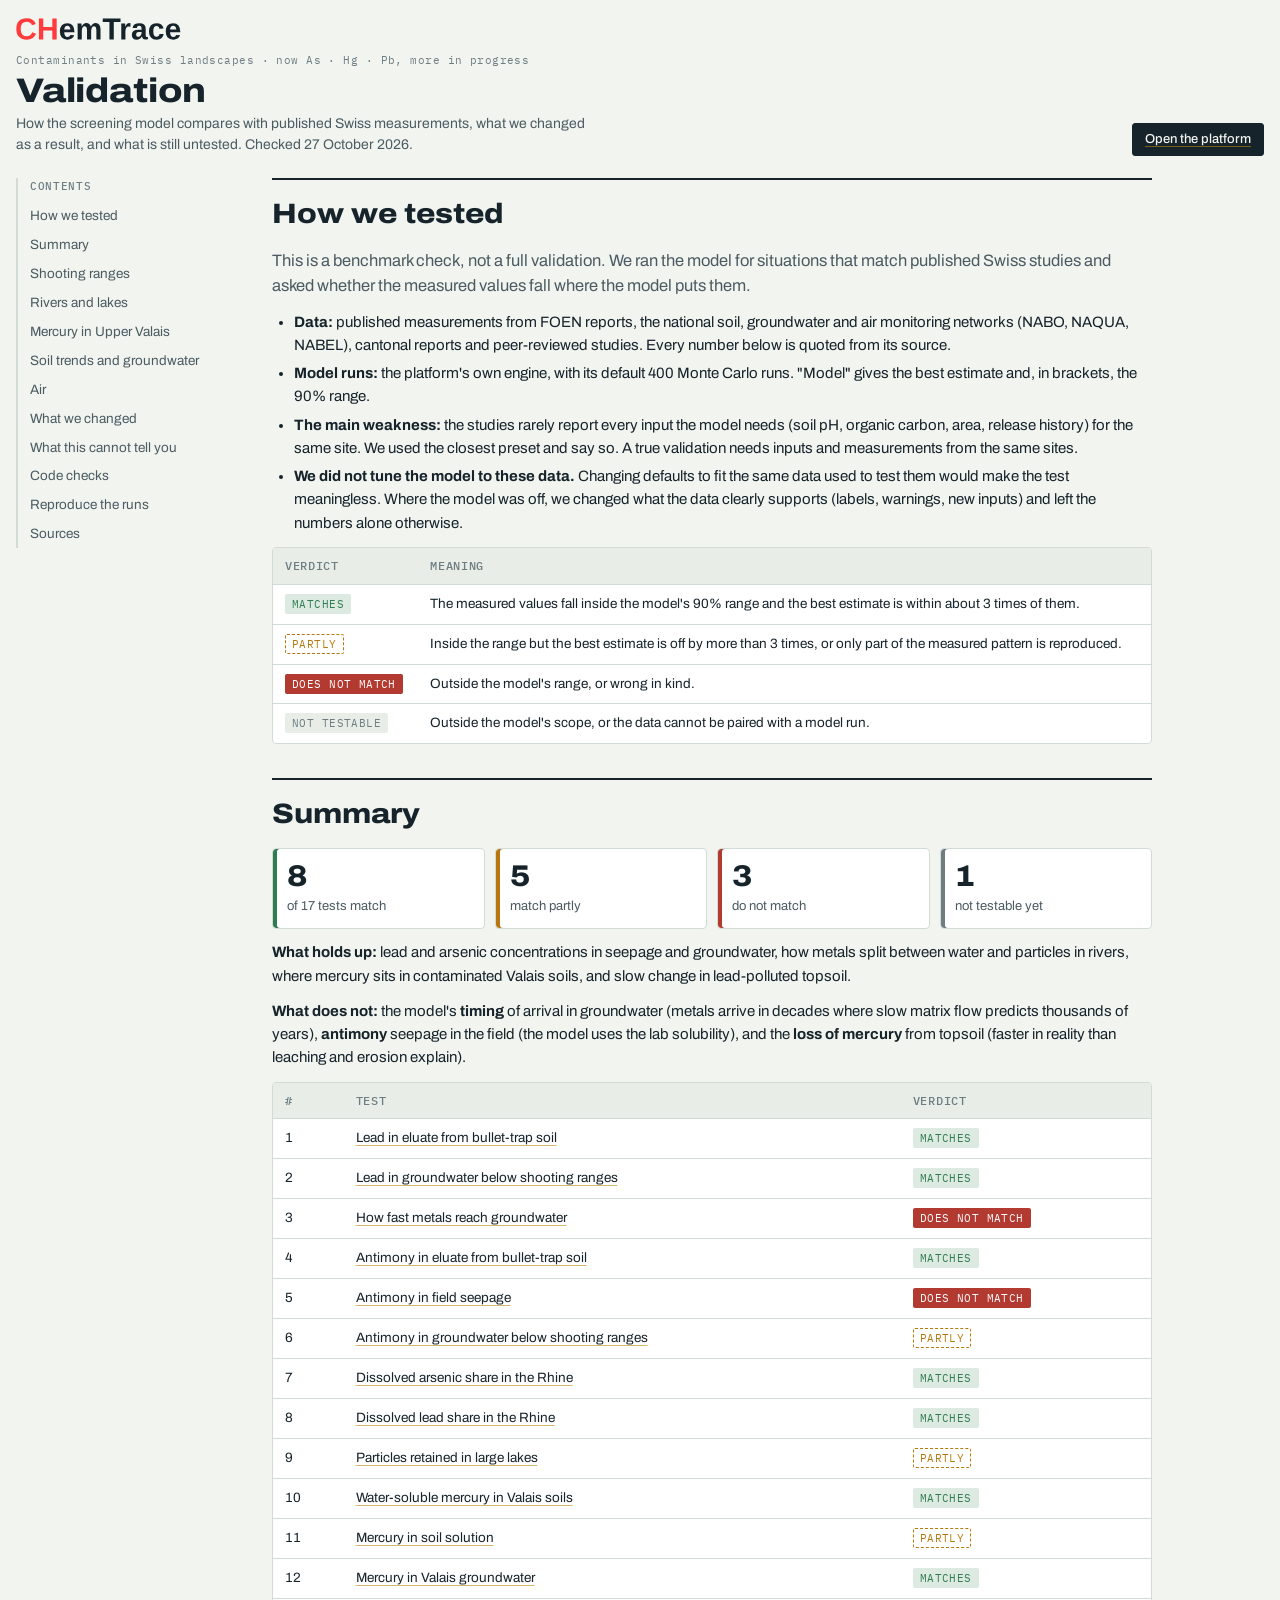
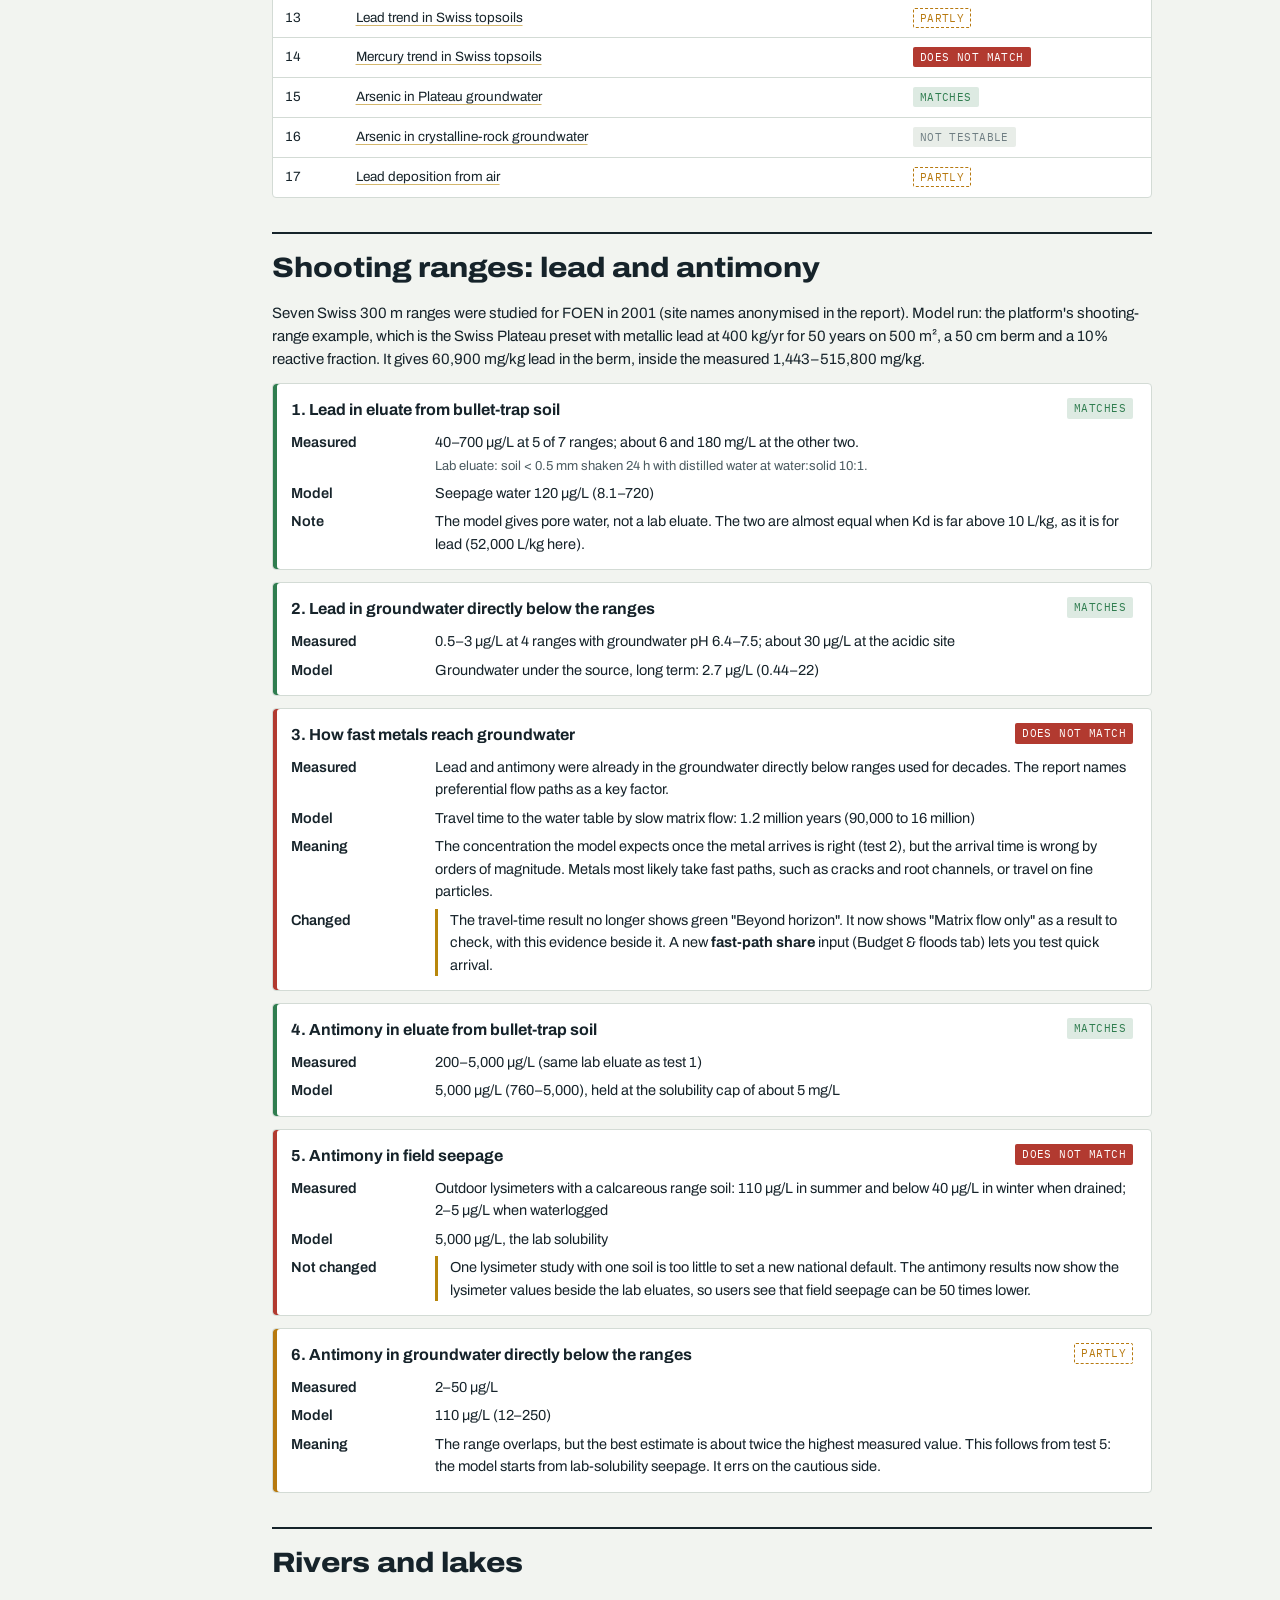
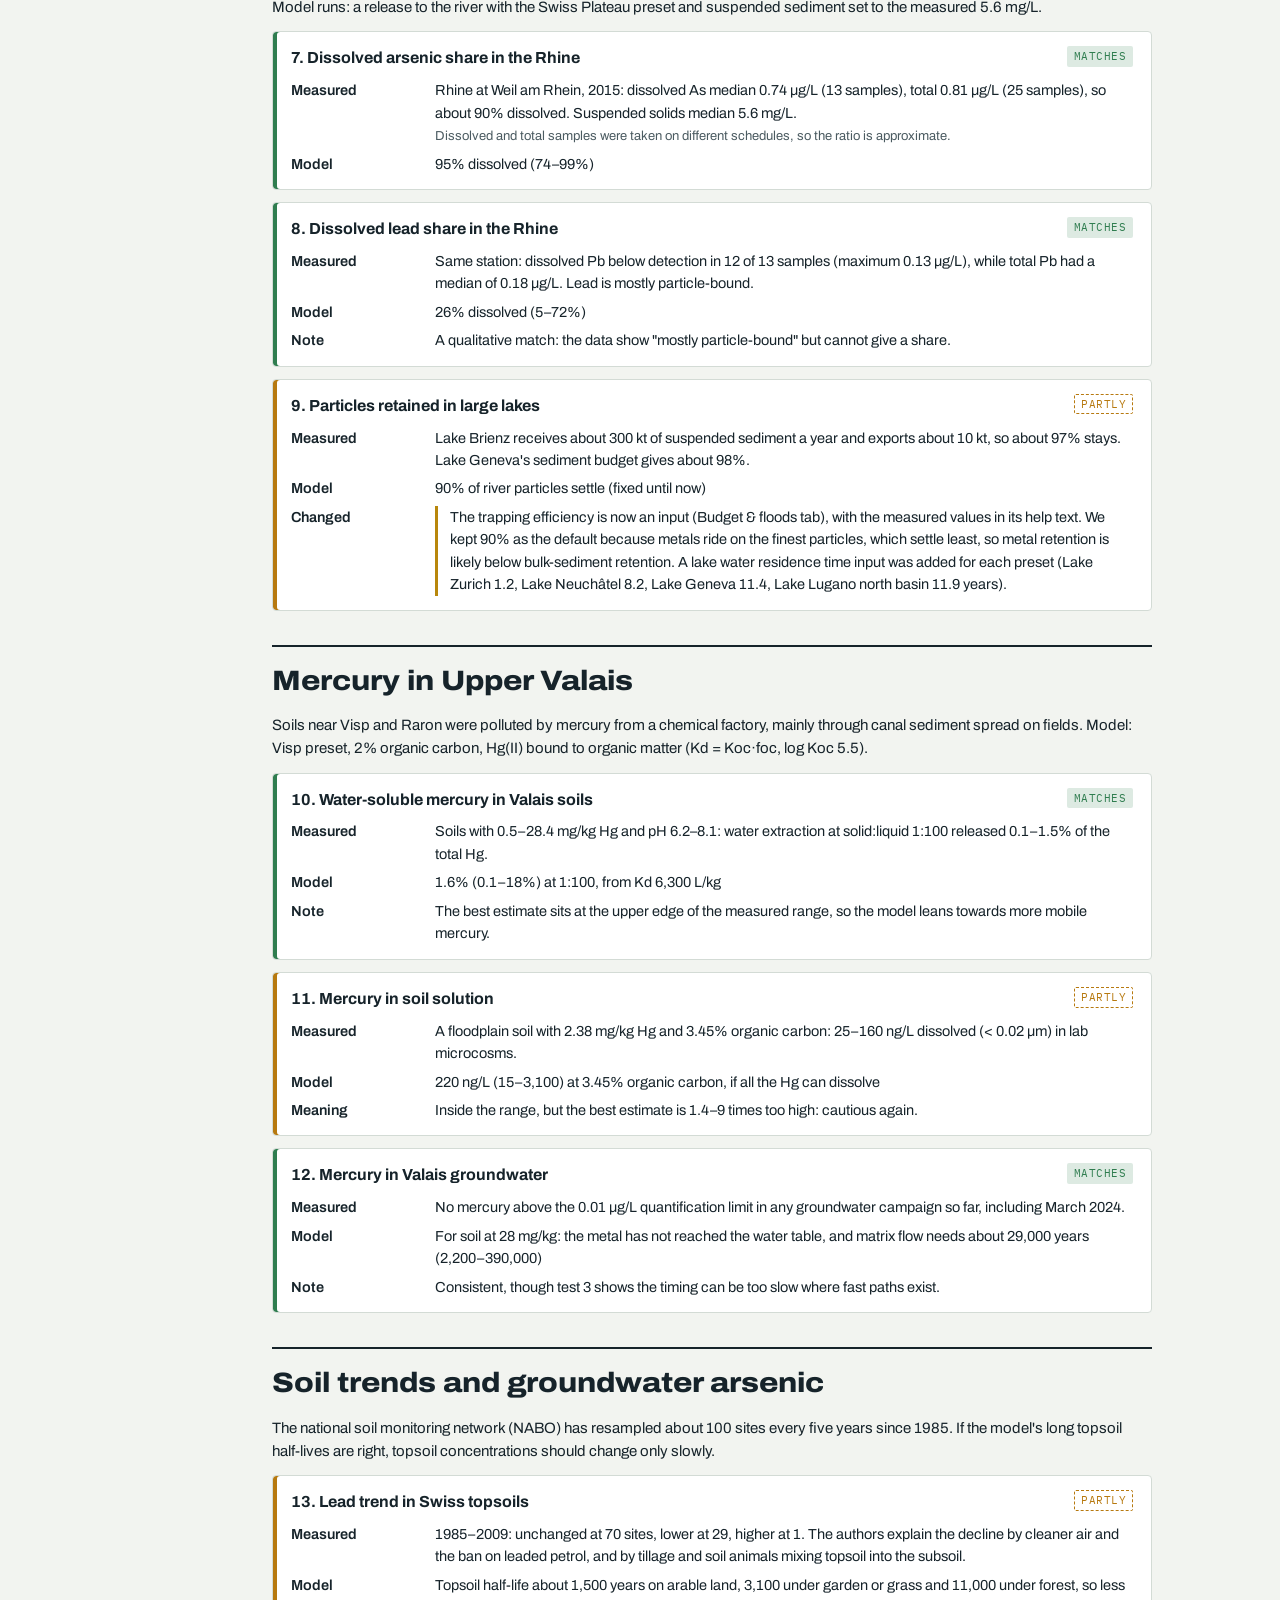
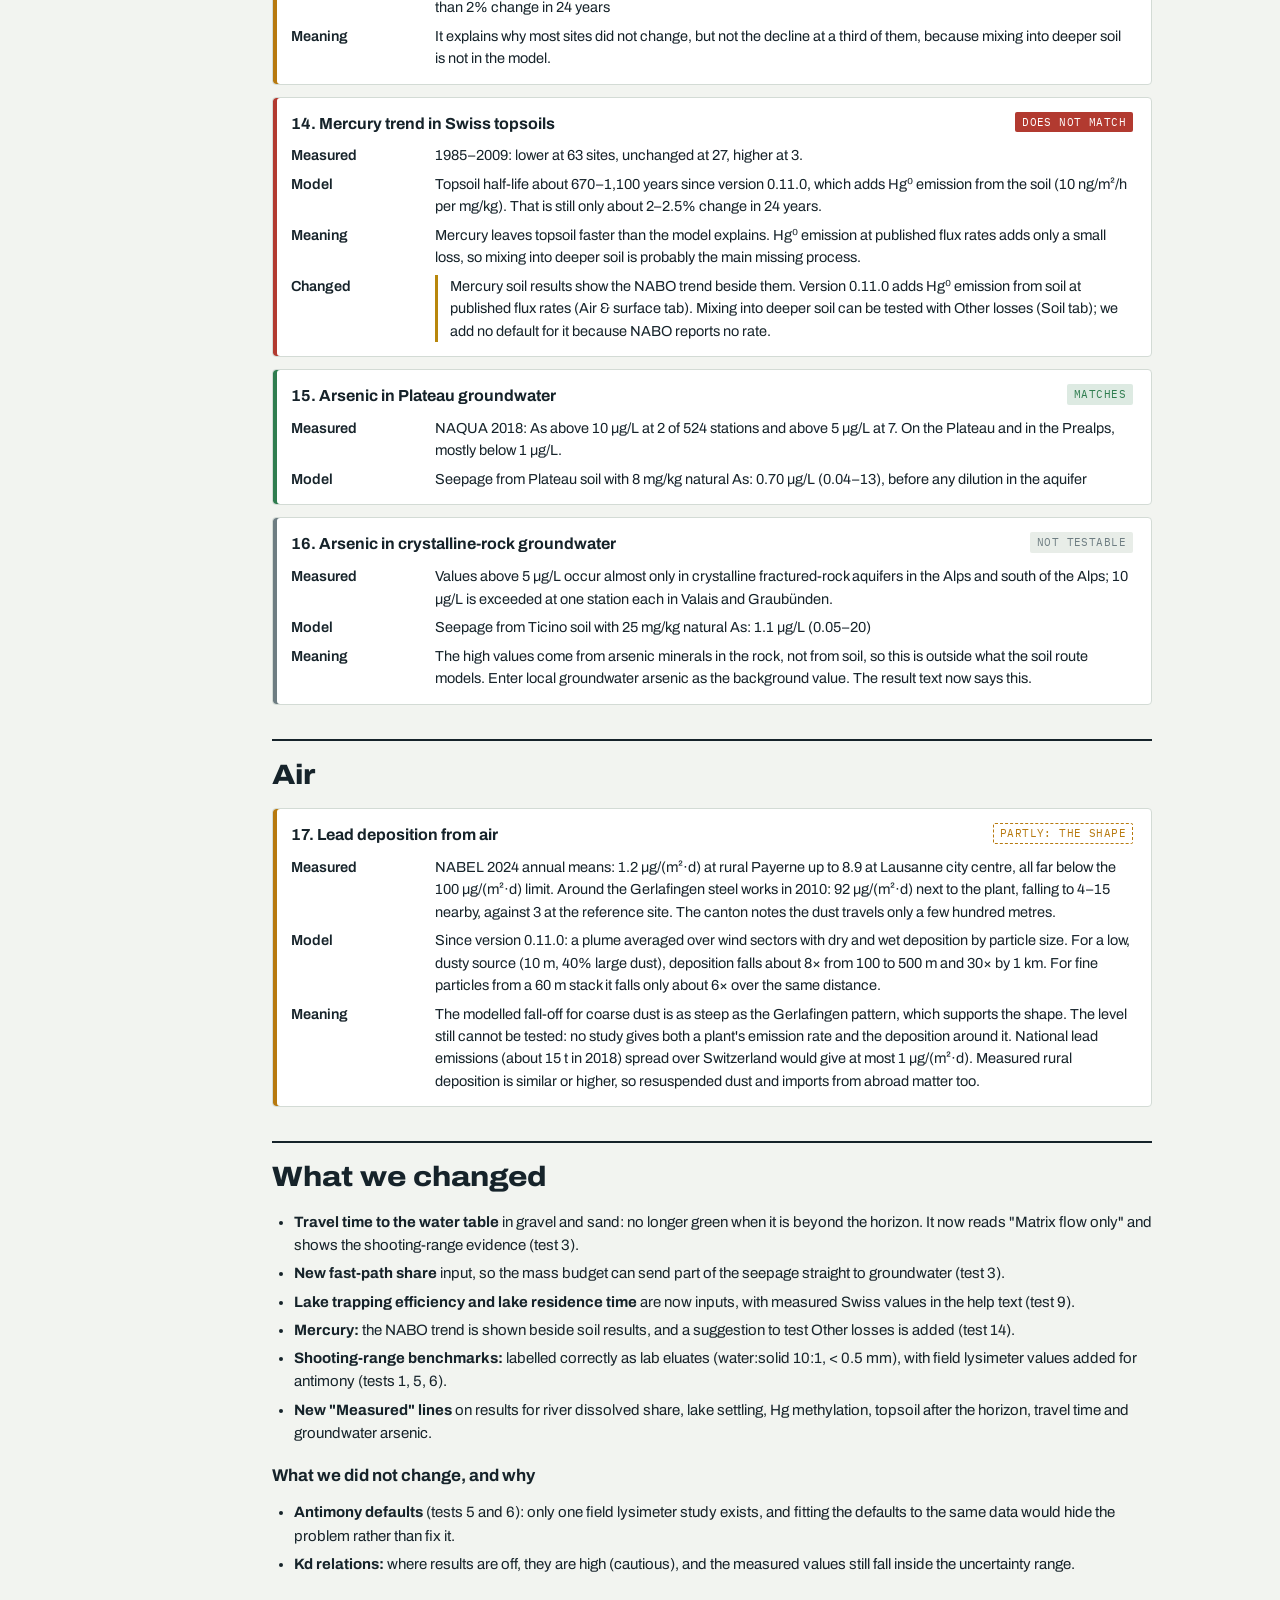
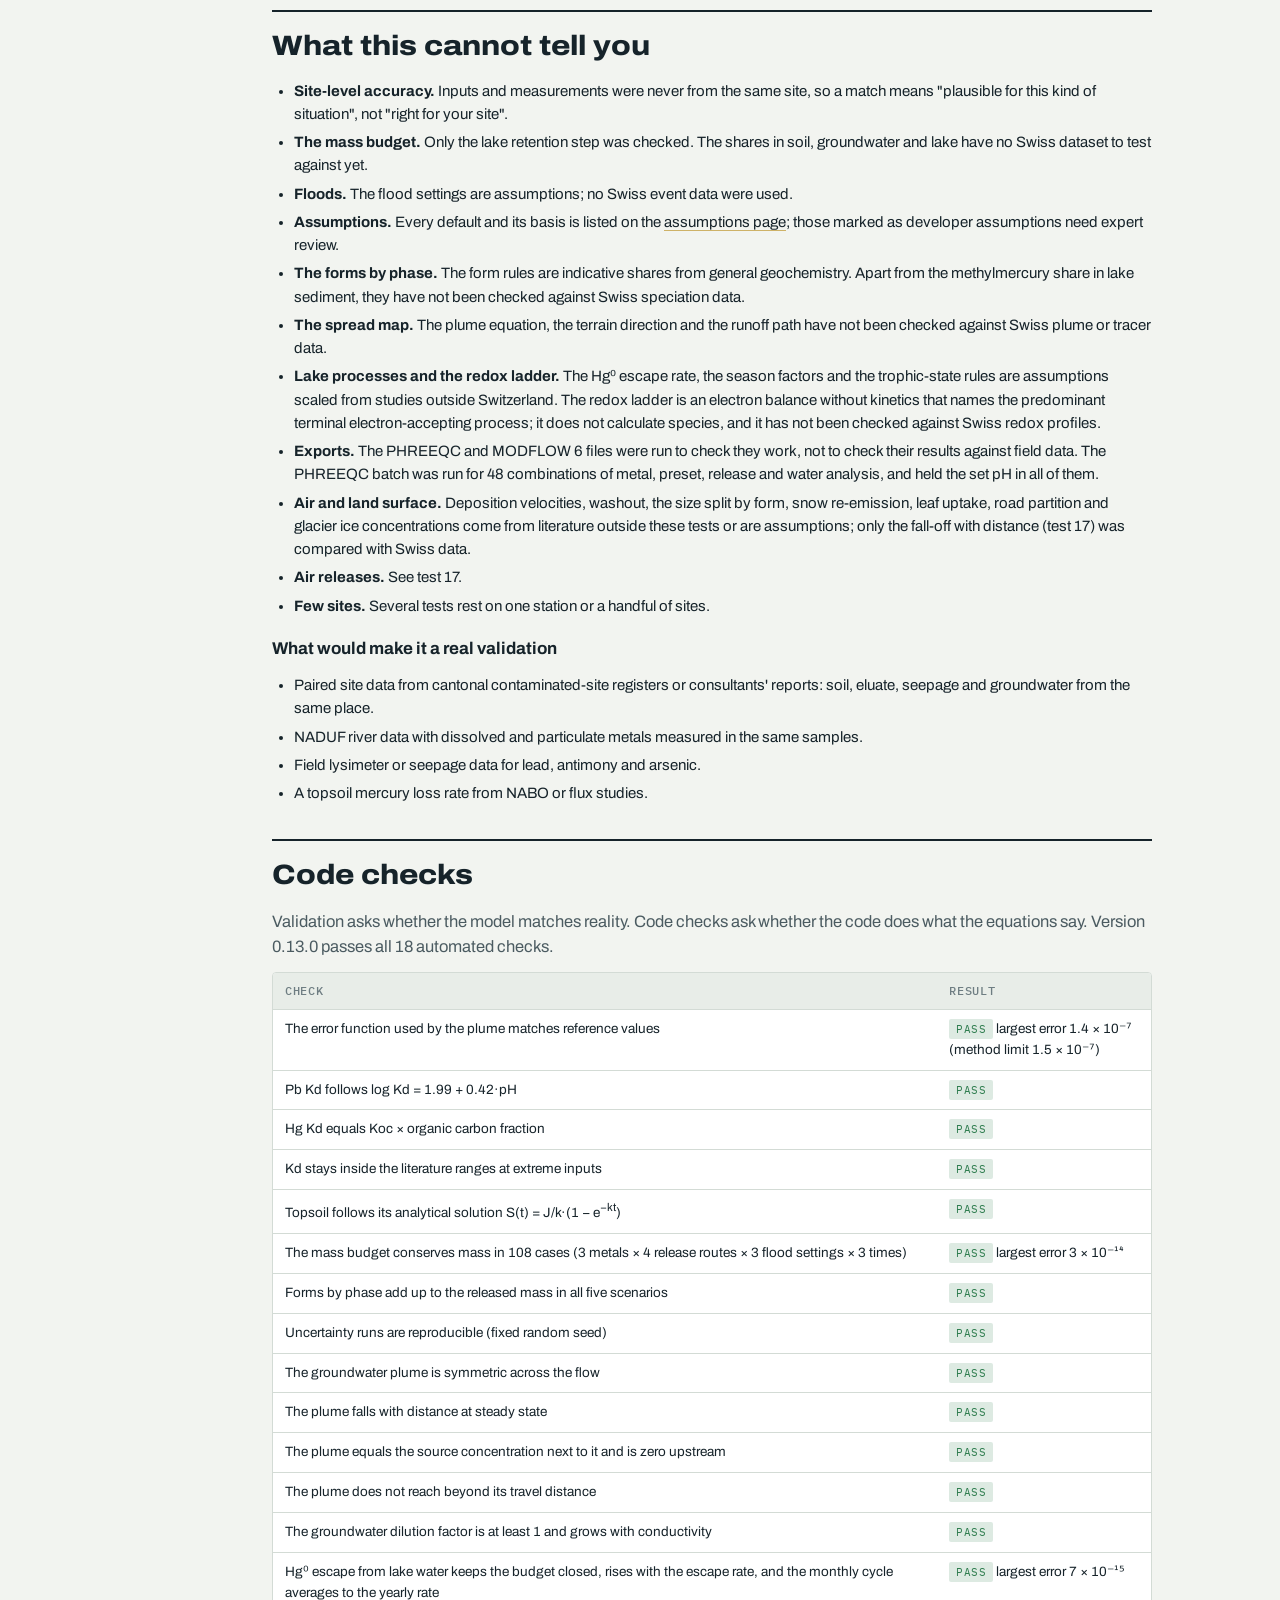
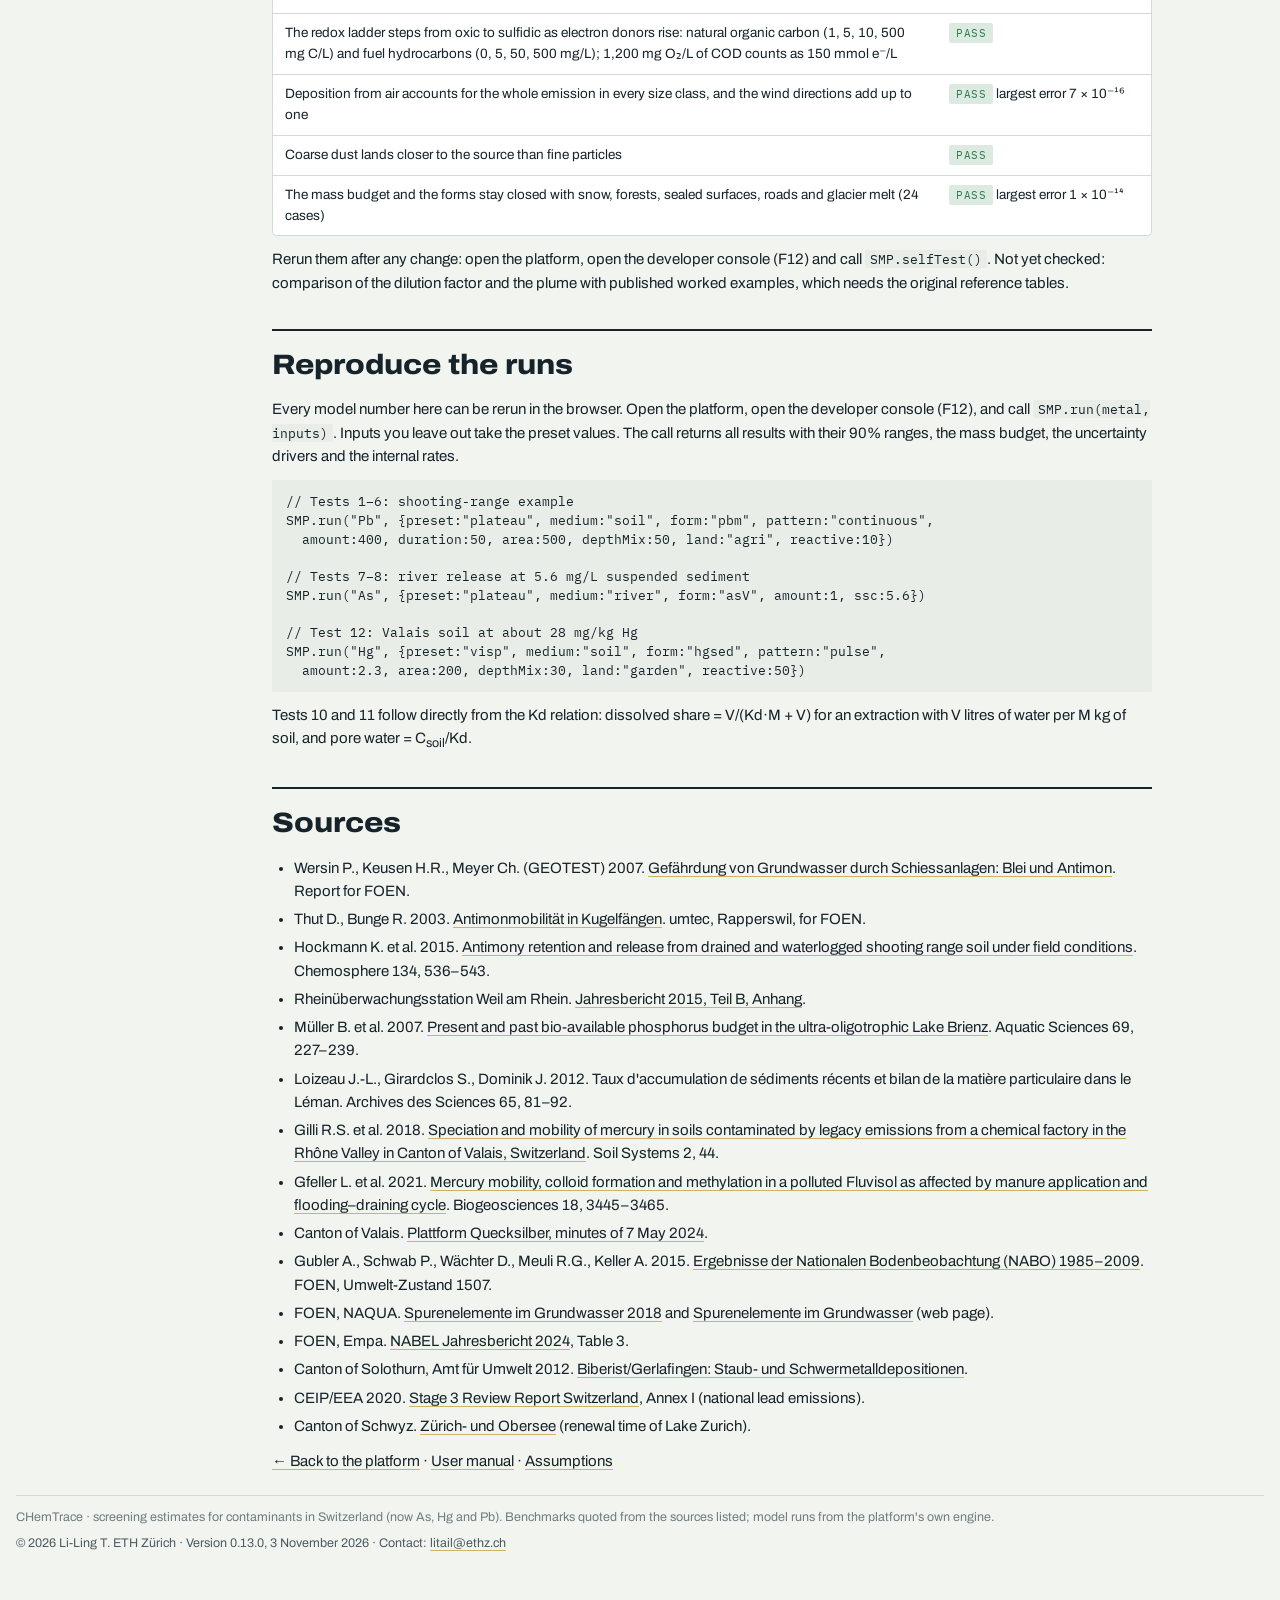
<file: base/docs/validation.html>
<!doctype html>
<html lang="en">
<head>
<meta charset="utf-8">
<meta name="viewport" content="width=device-width, initial-scale=1, viewport-fit=cover">
<title>Validation · CHemTrace</title>
<meta name="description" content="How well CHemTrace matches published Swiss measurements of arsenic, mercury, lead and antimony, what was changed as a result, and what remains untested.">
<link rel="icon" href="assets/img/favicon.svg" type="image/svg+xml">
<link rel="stylesheet" href="assets/css/styles.css">
<script>
try{ var t = localStorage.getItem("smp-theme"); if(t === "dark" || t === "light") document.documentElement.setAttribute("data-theme", t); }catch(e){}
try{ var m = localStorage.getItem("smp-metal"); if(m === "Hg" || m === "Pb" || m === "As") document.documentElement.setAttribute("data-metal", m); }catch(e){}
</script>
<style>
.man{display:grid; grid-template-columns:220px minmax(0,1fr); gap:36px; align-items:start}
.toc{position:sticky; top:16px; display:flex; flex-direction:column; gap:2px; font-size:13.5px; border-left:2px solid var(--rule); padding-left:12px}
.toc b{font-family:var(--f-mono); font-size:11px; font-weight:500; letter-spacing:.06em; text-transform:uppercase; color:var(--ink-3); margin-bottom:6px}
.toc a{text-decoration:none; color:var(--ink-2); padding-block:3px}
.toc a:hover{color:var(--ink)}
.man-body{display:flex; flex-direction:column; gap:34px; min-width:0; max-width:880px}
.man-body section{display:flex; flex-direction:column; gap:12px; scroll-margin-top:16px}
.man-body h2{font-size:clamp(22px, 2.4vw, 28px); font-weight:800; font-stretch:112%; border-top:2px solid var(--ink); padding-top:12px}
.man-body h3{font-size:17px; font-weight:700; margin-top:6px}
.man-body p, .man-body li{font-size:15px; color:var(--ink)}
.man-body ul, .man-body ol{margin:0; padding-left:22px; display:flex; flex-direction:column; gap:5px}
.man-body code, .man-body pre{font-family:var(--f-mono); font-size:12.5px; background:var(--chip); border-radius:2px}
.man-body code{padding:1px 5px}
.man-body pre{padding:12px 14px; overflow-x:auto; margin:0; white-space:pre; line-height:1.5}
.man-body .lead{font-size:16.5px; color:var(--ink-2)}
.man-body .tbl-wrap table{min-width:600px}
.vtiles{display:grid; grid-template-columns:repeat(4, minmax(0,1fr)); gap:10px}
.vtile{background:var(--surface); border:1px solid var(--rule); border-radius:4px; padding:12px 14px; display:flex; flex-direction:column; gap:4px}
.vtile b{font-size:30px; font-weight:800; line-height:1.05; font-stretch:108%}
.vtile span{font-size:13px; color:var(--ink-2)}
.vtile[data-v="ok"]{box-shadow:inset 4px 0 0 var(--ok)}
.vtile[data-v="check"]{box-shadow:inset 4px 0 0 var(--warn)}
.vtile[data-v="crit"]{box-shadow:inset 4px 0 0 var(--crit)}
.vtile[data-v="info"]{box-shadow:inset 4px 0 0 var(--ink-3)}
.vt{background:var(--surface); border:1px solid var(--rule); border-radius:4px; padding:14px 18px; display:flex; flex-direction:column; gap:8px; scroll-margin-top:16px}
.vt[data-v="ok"]{box-shadow:inset 4px 0 0 var(--ok)}
.vt[data-v="check"]{box-shadow:inset 4px 0 0 var(--warn)}
.vt[data-v="crit"]{box-shadow:inset 4px 0 0 var(--crit)}
.vt[data-v="info"]{box-shadow:inset 4px 0 0 var(--ink-3)}
.vt-h{display:flex; justify-content:space-between; align-items:flex-start; gap:12px}
.vt h3{margin:0; font-size:16px}
.vt dl{margin:0; display:grid; grid-template-columns:130px minmax(0,1fr); gap:6px 14px; font-size:14.5px}
.vt dt{font-weight:600}
.vt dd{margin:0}
.vt dd small{color:var(--ink-2); font-size:13px}
.fix{border-left:3px solid var(--metal); padding-left:12px}
.back{font-size:14px}
@media (max-width: 860px){ .man{grid-template-columns:minmax(0,1fr)} .toc{position:static; border-left:0; padding-left:0; flex-direction:row; flex-wrap:wrap; gap:6px 14px} .toc b{width:100%} .vtiles{grid-template-columns:repeat(2, minmax(0,1fr))} }
@media (max-width: 520px){ .vt dl{grid-template-columns:minmax(0,1fr)} .vt dt{margin-top:4px} .vt-h{flex-direction:column; gap:6px} }
</style>
</head>
<body>
<div class="wrap">
  <header class="top">
    <div class="title-block">
      <a class="logo-link" href="index.html" aria-label="CHemTrace home"><svg class="logo-svg" viewBox="3.1 -70.8 550.3 72.8" xmlns="http://www.w3.org/2000/svg" aria-hidden="true" focusable="false"><path fill="#FF3B3B" d="M38.8 -10.4Q51.9 -10.4 56.9 -23.4L69.5 -18.7Q65.4 -8.7 57.6 -3.9Q49.8 1 38.8 1Q22.2 1 13.2 -8.4Q4.1 -17.8 4.1 -34.7Q4.1 -51.7 12.8 -60.7Q21.6 -69.8 38.2 -69.8Q50.3 -69.8 57.9 -65Q65.5 -60.1 68.6 -50.7L55.9 -47.2Q54.3 -52.4 49.6 -55.4Q44.9 -58.5 38.5 -58.5Q28.7 -58.5 23.7 -52.4Q18.6 -46.4 18.6 -34.7Q18.6 -22.9 23.8 -16.6Q29 -10.4 38.8 -10.4ZM123.3 0V-29.5H93.3V0H78.9V-68.8H93.3V-41.4H123.3V-68.8H137.7V0Z"/><path fill="currentColor" d="M173 1Q161.1 1 154.7 -6.1Q148.3 -13.1 148.3 -26.7Q148.3 -39.7 154.8 -46.8Q161.3 -53.8 173.2 -53.8Q184.6 -53.8 190.6 -46.3Q196.6 -38.7 196.6 -24.2V-23.8H162.7Q162.7 -16.1 165.6 -12.1Q168.5 -8.2 173.7 -8.2Q181 -8.2 182.9 -14.5L195.8 -13.4Q190.2 1 173 1ZM173 -45.2Q168.2 -45.2 165.6 -41.8Q163 -38.4 162.8 -32.4H183.3Q183 -38.8 180.3 -42Q177.6 -45.2 173 -45.2ZM238.1 0V-29.6Q238.1 -43.6 230.1 -43.6Q226 -43.6 223.4 -39.3Q220.8 -35.1 220.8 -28.3V0H207V-41Q207 -45.3 206.9 -48Q206.8 -50.7 206.6 -52.8H219.7Q219.9 -51.9 220.1 -47.9Q220.4 -43.8 220.4 -42.3H220.6Q223.1 -48.4 226.9 -51.1Q230.7 -53.9 235.9 -53.9Q248 -53.9 250.6 -42.3H250.9Q253.6 -48.5 257.4 -51.2Q261.1 -53.9 266.9 -53.9Q274.7 -53.9 278.7 -48.6Q282.8 -43.4 282.8 -33.5V0H269.1V-29.6Q269.1 -43.6 261.1 -43.6Q257.1 -43.6 254.6 -39.7Q252 -35.8 251.8 -29V0ZM326.7 -57.7V0H312.3V-57.7H290.1V-68.8H349V-57.7ZM351.5 0V-40.4Q351.5 -44.8 351.4 -47.7Q351.3 -50.6 351.1 -52.8H364.2Q364.4 -52 364.6 -47.5Q364.8 -43 364.8 -41.6H365Q367 -47.1 368.6 -49.4Q370.2 -51.7 372.3 -52.8Q374.5 -53.9 377.7 -53.9Q380.3 -53.9 381.9 -53.1V-41.7Q378.6 -42.4 376.1 -42.4Q370.9 -42.4 368.1 -38.2Q365.2 -34.1 365.2 -25.9V0ZM402.6 1Q395 1 390.7 -3.2Q386.4 -7.4 386.4 -14.9Q386.4 -23.1 391.7 -27.4Q397.1 -31.7 407.2 -31.8L418.6 -32V-34.7Q418.6 -39.9 416.8 -42.4Q415 -44.9 410.9 -44.9Q407.1 -44.9 405.3 -43.2Q403.5 -41.5 403.1 -37.5L388.8 -38.1Q390.1 -45.8 395.8 -49.8Q401.6 -53.8 411.5 -53.8Q421.5 -53.8 426.9 -48.9Q432.3 -43.9 432.3 -34.9V-15.6Q432.3 -11.2 433.3 -9.5Q434.3 -7.8 436.7 -7.8Q438.2 -7.8 439.7 -8.1V-0.7Q438.5 -0.4 437.5 -0.1Q436.5 0.1 435.5 0.2Q434.6 0.4 433.5 0.5Q432.4 0.6 430.9 0.6Q425.7 0.6 423.3 -2Q420.8 -4.5 420.3 -9.4H420Q414.3 1 402.6 1ZM418.6 -24.5 411.6 -24.4Q406.8 -24.2 404.8 -23.3Q402.8 -22.5 401.7 -20.7Q400.7 -18.9 400.7 -16Q400.7 -12.3 402.4 -10.4Q404.2 -8.6 407 -8.6Q410.3 -8.6 412.9 -10.4Q415.6 -12.1 417.1 -15.2Q418.6 -18.3 418.6 -21.8ZM468.1 1Q456.1 1 449.5 -6.2Q443 -13.3 443 -26.1Q443 -39.2 449.6 -46.5Q456.2 -53.8 468.3 -53.8Q477.6 -53.8 483.7 -49.1Q489.8 -44.4 491.4 -36.2L477.5 -35.5Q477 -39.6 474.6 -42Q472.3 -44.4 468 -44.4Q457.4 -44.4 457.4 -26.7Q457.4 -8.4 468.2 -8.4Q472.1 -8.4 474.7 -10.9Q477.3 -13.3 478 -18.2L491.7 -17.6Q491 -12.2 487.9 -7.9Q484.7 -3.7 479.6 -1.3Q474.5 1 468.1 1ZM523.3 1Q511.4 1 505 -6.1Q498.6 -13.1 498.6 -26.7Q498.6 -39.7 505.1 -46.8Q511.6 -53.8 523.5 -53.8Q534.9 -53.8 540.9 -46.3Q546.9 -38.7 546.9 -24.2V-23.8H513Q513 -16.1 515.8 -12.1Q518.7 -8.2 524 -8.2Q531.2 -8.2 533.2 -14.5L546.1 -13.4Q540.5 1 523.3 1ZM523.3 -45.2Q518.5 -45.2 515.8 -41.8Q513.2 -38.4 513.1 -32.4H533.6Q533.2 -38.8 530.5 -42Q527.8 -45.2 523.3 -45.2Z"/></svg></a>
      <span class="kicker">Contaminants in Swiss landscapes · now As · Hg · Pb, more in progress</span>
      <h1>Validation</h1>
      <p class="lede">How the screening model compares with published Swiss measurements, what we changed as a result, and what is still untested. Checked 27 October 2026.</p>
    </div>
    <a class="btn" href="index.html">Open the platform</a>
  </header>

  <div class="man">
    <nav class="toc" aria-label="Contents">
      <b>Contents</b>
      <a href="#approach">How we tested</a>
      <a href="#summary">Summary</a>
      <a href="#ranges">Shooting ranges</a>
      <a href="#water">Rivers and lakes</a>
      <a href="#valais">Mercury in Upper Valais</a>
      <a href="#trends">Soil trends and groundwater</a>
      <a href="#air">Air</a>
      <a href="#changes">What we changed</a>
      <a href="#limits">What this cannot tell you</a>
      <a href="#checks">Code checks</a>
      <a href="#reproduce">Reproduce the runs</a>
      <a href="#sources">Sources</a>
    </nav>

    <main class="man-body">
      <section id="approach">
        <h2>How we tested</h2>
        <p class="lead">This is a benchmark check, not a full validation. We ran the model for situations that match published Swiss studies and asked whether the measured values fall where the model puts them.</p>
        <ul>
          <li><b>Data:</b> published measurements from FOEN reports, the national soil, groundwater and air monitoring networks (NABO, NAQUA, NABEL), cantonal reports and peer-reviewed studies. Every number below is quoted from its source.</li>
          <li><b>Model runs:</b> the platform's own engine, with its default 400 Monte Carlo runs. "Model" gives the best estimate and, in brackets, the 90% range.</li>
          <li><b>The main weakness:</b> the studies rarely report every input the model needs (soil pH, organic carbon, area, release history) for the same site. We used the closest preset and say so. A true validation needs inputs and measurements from the same sites.</li>
          <li><b>We did not tune the model to these data.</b> Changing defaults to fit the same data used to test them would make the test meaningless. Where the model was off, we changed what the data clearly supports (labels, warnings, new inputs) and left the numbers alone otherwise.</li>
        </ul>
        <div class="tbl-wrap"><table>
          <thead><tr><th>Verdict</th><th>Meaning</th></tr></thead>
          <tbody>
            <tr><td><span class="pill ok">Matches</span></td><td>The measured values fall inside the model's 90% range and the best estimate is within about 3 times of them.</td></tr>
            <tr><td><span class="pill check">Partly</span></td><td>Inside the range but the best estimate is off by more than 3 times, or only part of the measured pattern is reproduced.</td></tr>
            <tr><td><span class="pill crit">Does not match</span></td><td>Outside the model's range, or wrong in kind.</td></tr>
            <tr><td><span class="pill info">Not testable</span></td><td>Outside the model's scope, or the data cannot be paired with a model run.</td></tr>
          </tbody>
        </table></div>
      </section>

      <section id="summary">
        <h2>Summary</h2>
        <div class="vtiles">
          <div class="vtile" data-v="ok"><b>8</b><span>of 17 tests match</span></div>
          <div class="vtile" data-v="check"><b>5</b><span>match partly</span></div>
          <div class="vtile" data-v="crit"><b>3</b><span>do not match</span></div>
          <div class="vtile" data-v="info"><b>1</b><span>not testable yet</span></div>
        </div>
        <p><b>What holds up:</b> lead and arsenic concentrations in seepage and groundwater, how metals split between water and particles in rivers, where mercury sits in contaminated Valais soils, and slow change in lead-polluted topsoil.</p>
        <p><b>What does not:</b> the model's <b>timing</b> of arrival in groundwater (metals arrive in decades where slow matrix flow predicts thousands of years), <b>antimony</b> seepage in the field (the model uses the lab solubility), and the <b>loss of mercury</b> from topsoil (faster in reality than leaching and erosion explain).</p>
        <div class="tbl-wrap"><table>
          <thead><tr><th>#</th><th>Test</th><th>Verdict</th></tr></thead>
          <tbody>
            <tr><td>1</td><td><a href="#t1">Lead in eluate from bullet-trap soil</a></td><td><span class="pill ok">Matches</span></td></tr>
            <tr><td>2</td><td><a href="#t2">Lead in groundwater below shooting ranges</a></td><td><span class="pill ok">Matches</span></td></tr>
            <tr><td>3</td><td><a href="#t3">How fast metals reach groundwater</a></td><td><span class="pill crit">Does not match</span></td></tr>
            <tr><td>4</td><td><a href="#t4">Antimony in eluate from bullet-trap soil</a></td><td><span class="pill ok">Matches</span></td></tr>
            <tr><td>5</td><td><a href="#t5">Antimony in field seepage</a></td><td><span class="pill crit">Does not match</span></td></tr>
            <tr><td>6</td><td><a href="#t6">Antimony in groundwater below shooting ranges</a></td><td><span class="pill check">Partly</span></td></tr>
            <tr><td>7</td><td><a href="#t7">Dissolved arsenic share in the Rhine</a></td><td><span class="pill ok">Matches</span></td></tr>
            <tr><td>8</td><td><a href="#t8">Dissolved lead share in the Rhine</a></td><td><span class="pill ok">Matches</span></td></tr>
            <tr><td>9</td><td><a href="#t9">Particles retained in large lakes</a></td><td><span class="pill check">Partly</span></td></tr>
            <tr><td>10</td><td><a href="#t10">Water-soluble mercury in Valais soils</a></td><td><span class="pill ok">Matches</span></td></tr>
            <tr><td>11</td><td><a href="#t11">Mercury in soil solution</a></td><td><span class="pill check">Partly</span></td></tr>
            <tr><td>12</td><td><a href="#t12">Mercury in Valais groundwater</a></td><td><span class="pill ok">Matches</span></td></tr>
            <tr><td>13</td><td><a href="#t13">Lead trend in Swiss topsoils</a></td><td><span class="pill check">Partly</span></td></tr>
            <tr><td>14</td><td><a href="#t14">Mercury trend in Swiss topsoils</a></td><td><span class="pill crit">Does not match</span></td></tr>
            <tr><td>15</td><td><a href="#t15">Arsenic in Plateau groundwater</a></td><td><span class="pill ok">Matches</span></td></tr>
            <tr><td>16</td><td><a href="#t16">Arsenic in crystalline-rock groundwater</a></td><td><span class="pill info">Not testable</span></td></tr>
            <tr><td>17</td><td><a href="#t17">Lead deposition from air</a></td><td><span class="pill check">Partly</span></td></tr>
          </tbody>
        </table></div>
      </section>

      <section id="ranges">
        <h2>Shooting ranges: lead and antimony</h2>
        <p>Seven Swiss 300 m ranges were studied for FOEN in 2001 (site names anonymised in the report). Model run: the platform's shooting-range example, which is the Swiss Plateau preset with metallic lead at 400 kg/yr for 50 years on 500 m², a 50 cm berm and a 10% reactive fraction. It gives 60,900 mg/kg lead in the berm, inside the measured 1,443–515,800 mg/kg.</p>

        <div class="vt" id="t1" data-v="ok">
          <div class="vt-h"><h3>1. Lead in eluate from bullet-trap soil</h3><span class="pill ok">Matches</span></div>
          <dl>
            <dt>Measured</dt><dd>40–700 µg/L at 5 of 7 ranges; about 6 and 180 mg/L at the other two.<br><small>Lab eluate: soil &lt; 0.5 mm shaken 24 h with distilled water at water:solid 10:1.</small></dd>
            <dt>Model</dt><dd>Seepage water 120 µg/L (8.1–720)</dd>
            <dt>Note</dt><dd>The model gives pore water, not a lab eluate. The two are almost equal when Kd is far above 10 L/kg, as it is for lead (52,000 L/kg here).</dd>
          </dl>
        </div>

        <div class="vt" id="t2" data-v="ok">
          <div class="vt-h"><h3>2. Lead in groundwater directly below the ranges</h3><span class="pill ok">Matches</span></div>
          <dl>
            <dt>Measured</dt><dd>0.5–3 µg/L at 4 ranges with groundwater pH 6.4–7.5; about 30 µg/L at the acidic site</dd>
            <dt>Model</dt><dd>Groundwater under the source, long term: 2.7 µg/L (0.44–22)</dd>
          </dl>
        </div>

        <div class="vt" id="t3" data-v="crit">
          <div class="vt-h"><h3>3. How fast metals reach groundwater</h3><span class="pill crit">Does not match</span></div>
          <dl>
            <dt>Measured</dt><dd>Lead and antimony were already in the groundwater directly below ranges used for decades. The report names preferential flow paths as a key factor.</dd>
            <dt>Model</dt><dd>Travel time to the water table by slow matrix flow: 1.2 million years (90,000 to 16 million)</dd>
            <dt>Meaning</dt><dd>The concentration the model expects once the metal arrives is right (test 2), but the arrival time is wrong by orders of magnitude. Metals most likely take fast paths, such as cracks and root channels, or travel on fine particles.</dd>
            <dt>Changed</dt><dd class="fix">The travel-time result no longer shows green "Beyond horizon". It now shows "Matrix flow only" as a result to check, with this evidence beside it. A new <b>fast-path share</b> input (Budget &amp; floods tab) lets you test quick arrival.</dd>
          </dl>
        </div>

        <div class="vt" id="t4" data-v="ok">
          <div class="vt-h"><h3>4. Antimony in eluate from bullet-trap soil</h3><span class="pill ok">Matches</span></div>
          <dl>
            <dt>Measured</dt><dd>200–5,000 µg/L (same lab eluate as test 1)</dd>
            <dt>Model</dt><dd>5,000 µg/L (760–5,000), held at the solubility cap of about 5 mg/L</dd>
          </dl>
        </div>

        <div class="vt" id="t5" data-v="crit">
          <div class="vt-h"><h3>5. Antimony in field seepage</h3><span class="pill crit">Does not match</span></div>
          <dl>
            <dt>Measured</dt><dd>Outdoor lysimeters with a calcareous range soil: 110 µg/L in summer and below 40 µg/L in winter when drained; 2–5 µg/L when waterlogged</dd>
            <dt>Model</dt><dd>5,000 µg/L, the lab solubility</dd>
            <dt>Not changed</dt><dd class="fix">One lysimeter study with one soil is too little to set a new national default. The antimony results now show the lysimeter values beside the lab eluates, so users see that field seepage can be 50 times lower.</dd>
          </dl>
        </div>

        <div class="vt" id="t6" data-v="check">
          <div class="vt-h"><h3>6. Antimony in groundwater directly below the ranges</h3><span class="pill check">Partly</span></div>
          <dl>
            <dt>Measured</dt><dd>2–50 µg/L</dd>
            <dt>Model</dt><dd>110 µg/L (12–250)</dd>
            <dt>Meaning</dt><dd>The range overlaps, but the best estimate is about twice the highest measured value. This follows from test 5: the model starts from lab-solubility seepage. It errs on the cautious side.</dd>
          </dl>
        </div>
      </section>

      <section id="water">
        <h2>Rivers and lakes</h2>
        <p>Model runs: a release to the river with the Swiss Plateau preset and suspended sediment set to the measured 5.6 mg/L.</p>

        <div class="vt" id="t7" data-v="ok">
          <div class="vt-h"><h3>7. Dissolved arsenic share in the Rhine</h3><span class="pill ok">Matches</span></div>
          <dl>
            <dt>Measured</dt><dd>Rhine at Weil am Rhein, 2015: dissolved As median 0.74 µg/L (13 samples), total 0.81 µg/L (25 samples), so about 90% dissolved. Suspended solids median 5.6 mg/L.<br><small>Dissolved and total samples were taken on different schedules, so the ratio is approximate.</small></dd>
            <dt>Model</dt><dd>95% dissolved (74–99%)</dd>
          </dl>
        </div>

        <div class="vt" id="t8" data-v="ok">
          <div class="vt-h"><h3>8. Dissolved lead share in the Rhine</h3><span class="pill ok">Matches</span></div>
          <dl>
            <dt>Measured</dt><dd>Same station: dissolved Pb below detection in 12 of 13 samples (maximum 0.13 µg/L), while total Pb had a median of 0.18 µg/L. Lead is mostly particle-bound.</dd>
            <dt>Model</dt><dd>26% dissolved (5–72%)</dd>
            <dt>Note</dt><dd>A qualitative match: the data show "mostly particle-bound" but cannot give a share.</dd>
          </dl>
        </div>

        <div class="vt" id="t9" data-v="check">
          <div class="vt-h"><h3>9. Particles retained in large lakes</h3><span class="pill check">Partly</span></div>
          <dl>
            <dt>Measured</dt><dd>Lake Brienz receives about 300 kt of suspended sediment a year and exports about 10 kt, so about 97% stays. Lake Geneva's sediment budget gives about 98%.</dd>
            <dt>Model</dt><dd>90% of river particles settle (fixed until now)</dd>
            <dt>Changed</dt><dd class="fix">The trapping efficiency is now an input (Budget &amp; floods tab), with the measured values in its help text. We kept 90% as the default because metals ride on the finest particles, which settle least, so metal retention is likely below bulk-sediment retention. A lake water residence time input was added for each preset (Lake Zurich 1.2, Lake Neuchâtel 8.2, Lake Geneva 11.4, Lake Lugano north basin 11.9 years).</dd>
          </dl>
        </div>
      </section>

      <section id="valais">
        <h2>Mercury in Upper Valais</h2>
        <p>Soils near Visp and Raron were polluted by mercury from a chemical factory, mainly through canal sediment spread on fields. Model: Visp preset, 2% organic carbon, Hg(II) bound to organic matter (Kd = Koc·foc, log Koc 5.5).</p>

        <div class="vt" id="t10" data-v="ok">
          <div class="vt-h"><h3>10. Water-soluble mercury in Valais soils</h3><span class="pill ok">Matches</span></div>
          <dl>
            <dt>Measured</dt><dd>Soils with 0.5–28.4 mg/kg Hg and pH 6.2–8.1: water extraction at solid:liquid 1:100 released 0.1–1.5% of the total Hg.</dd>
            <dt>Model</dt><dd>1.6% (0.1–18%) at 1:100, from Kd 6,300 L/kg</dd>
            <dt>Note</dt><dd>The best estimate sits at the upper edge of the measured range, so the model leans towards more mobile mercury.</dd>
          </dl>
        </div>

        <div class="vt" id="t11" data-v="check">
          <div class="vt-h"><h3>11. Mercury in soil solution</h3><span class="pill check">Partly</span></div>
          <dl>
            <dt>Measured</dt><dd>A floodplain soil with 2.38 mg/kg Hg and 3.45% organic carbon: 25–160 ng/L dissolved (&lt; 0.02 µm) in lab microcosms.</dd>
            <dt>Model</dt><dd>220 ng/L (15–3,100) at 3.45% organic carbon, if all the Hg can dissolve</dd>
            <dt>Meaning</dt><dd>Inside the range, but the best estimate is 1.4–9 times too high: cautious again.</dd>
          </dl>
        </div>

        <div class="vt" id="t12" data-v="ok">
          <div class="vt-h"><h3>12. Mercury in Valais groundwater</h3><span class="pill ok">Matches</span></div>
          <dl>
            <dt>Measured</dt><dd>No mercury above the 0.01 µg/L quantification limit in any groundwater campaign so far, including March 2024.</dd>
            <dt>Model</dt><dd>For soil at 28 mg/kg: the metal has not reached the water table, and matrix flow needs about 29,000 years (2,200–390,000)</dd>
            <dt>Note</dt><dd>Consistent, though test 3 shows the timing can be too slow where fast paths exist.</dd>
          </dl>
        </div>
      </section>

      <section id="trends">
        <h2>Soil trends and groundwater arsenic</h2>
        <p>The national soil monitoring network (NABO) has resampled about 100 sites every five years since 1985. If the model's long topsoil half-lives are right, topsoil concentrations should change only slowly.</p>

        <div class="vt" id="t13" data-v="check">
          <div class="vt-h"><h3>13. Lead trend in Swiss topsoils</h3><span class="pill check">Partly</span></div>
          <dl>
            <dt>Measured</dt><dd>1985–2009: unchanged at 70 sites, lower at 29, higher at 1. The authors explain the decline by cleaner air and the ban on leaded petrol, and by tillage and soil animals mixing topsoil into the subsoil.</dd>
            <dt>Model</dt><dd>Topsoil half-life about 1,500 years on arable land, 3,100 under garden or grass and 11,000 under forest, so less than 2% change in 24 years</dd>
            <dt>Meaning</dt><dd>It explains why most sites did not change, but not the decline at a third of them, because mixing into deeper soil is not in the model.</dd>
          </dl>
        </div>

        <div class="vt" id="t14" data-v="crit">
          <div class="vt-h"><h3>14. Mercury trend in Swiss topsoils</h3><span class="pill crit">Does not match</span></div>
          <dl>
            <dt>Measured</dt><dd>1985–2009: lower at 63 sites, unchanged at 27, higher at 3.</dd>
            <dt>Model</dt><dd>Topsoil half-life about 670–1,100 years since version 0.11.0, which adds Hg⁰ emission from the soil (10 ng/m²/h per mg/kg). That is still only about 2–2.5% change in 24 years.</dd>
            <dt>Meaning</dt><dd>Mercury leaves topsoil faster than the model explains. Hg⁰ emission at published flux rates adds only a small loss, so mixing into deeper soil is probably the main missing process.</dd>
            <dt>Changed</dt><dd class="fix">Mercury soil results show the NABO trend beside them. Version 0.11.0 adds Hg⁰ emission from soil at published flux rates (Air &amp; surface tab). Mixing into deeper soil can be tested with Other losses (Soil tab); we add no default for it because NABO reports no rate.</dd>
          </dl>
        </div>

        <div class="vt" id="t15" data-v="ok">
          <div class="vt-h"><h3>15. Arsenic in Plateau groundwater</h3><span class="pill ok">Matches</span></div>
          <dl>
            <dt>Measured</dt><dd>NAQUA 2018: As above 10 µg/L at 2 of 524 stations and above 5 µg/L at 7. On the Plateau and in the Prealps, mostly below 1 µg/L.</dd>
            <dt>Model</dt><dd>Seepage from Plateau soil with 8 mg/kg natural As: 0.70 µg/L (0.04–13), before any dilution in the aquifer</dd>
          </dl>
        </div>

        <div class="vt" id="t16" data-v="info">
          <div class="vt-h"><h3>16. Arsenic in crystalline-rock groundwater</h3><span class="pill info">Not testable</span></div>
          <dl>
            <dt>Measured</dt><dd>Values above 5 µg/L occur almost only in crystalline fractured-rock aquifers in the Alps and south of the Alps; 10 µg/L is exceeded at one station each in Valais and Graubünden.</dd>
            <dt>Model</dt><dd>Seepage from Ticino soil with 25 mg/kg natural As: 1.1 µg/L (0.05–20)</dd>
            <dt>Meaning</dt><dd>The high values come from arsenic minerals in the rock, not from soil, so this is outside what the soil route models. Enter local groundwater arsenic as the background value. The result text now says this.</dd>
          </dl>
        </div>
      </section>

      <section id="air">
        <h2>Air</h2>
        <div class="vt" id="t17" data-v="check">
          <div class="vt-h"><h3>17. Lead deposition from air</h3><span class="pill check">Partly: the shape</span></div>
          <dl>
            <dt>Measured</dt><dd>NABEL 2024 annual means: 1.2 µg/(m²·d) at rural Payerne up to 8.9 at Lausanne city centre, all far below the 100 µg/(m²·d) limit. Around the Gerlafingen steel works in 2010: 92 µg/(m²·d) next to the plant, falling to 4–15 nearby, against 3 at the reference site. The canton notes the dust travels only a few hundred metres.</dd>
            <dt>Model</dt><dd>Since version 0.11.0: a plume averaged over wind sectors with dry and wet deposition by particle size. For a low, dusty source (10 m, 40% large dust), deposition falls about 8× from 100 to 500 m and 30× by 1 km. For fine particles from a 60 m stack it falls only about 6× over the same distance.</dd>
            <dt>Meaning</dt><dd>The modelled fall-off for coarse dust is as steep as the Gerlafingen pattern, which supports the shape. The level still cannot be tested: no study gives both a plant's emission rate and the deposition around it. National lead emissions (about 15 t in 2018) spread over Switzerland would give at most 1 µg/(m²·d). Measured rural deposition is similar or higher, so resuspended dust and imports from abroad matter too.</dd>
          </dl>
        </div>
      </section>

      <section id="changes">
        <h2>What we changed</h2>
        <ul>
          <li><b>Travel time to the water table</b> in gravel and sand: no longer green when it is beyond the horizon. It now reads "Matrix flow only" and shows the shooting-range evidence (test 3).</li>
          <li><b>New fast-path share</b> input, so the mass budget can send part of the seepage straight to groundwater (test 3).</li>
          <li><b>Lake trapping efficiency and lake residence time</b> are now inputs, with measured Swiss values in the help text (test 9).</li>
          <li><b>Mercury:</b> the NABO trend is shown beside soil results, and a suggestion to test Other losses is added (test 14).</li>
          <li><b>Shooting-range benchmarks:</b> labelled correctly as lab eluates (water:solid 10:1, &lt; 0.5 mm), with field lysimeter values added for antimony (tests 1, 5, 6).</li>
          <li><b>New "Measured" lines</b> on results for river dissolved share, lake settling, Hg methylation, topsoil after the horizon, travel time and groundwater arsenic.</li>
        </ul>
        <h3>What we did not change, and why</h3>
        <ul>
          <li><b>Antimony defaults</b> (tests 5 and 6): only one field lysimeter study exists, and fitting the defaults to the same data would hide the problem rather than fix it.</li>
          <li><b>Kd relations:</b> where results are off, they are high (cautious), and the measured values still fall inside the uncertainty range.</li>
        </ul>
      </section>

      <section id="limits">
        <h2>What this cannot tell you</h2>
        <ul>
          <li><b>Site-level accuracy.</b> Inputs and measurements were never from the same site, so a match means "plausible for this kind of situation", not "right for your site".</li>
          <li><b>The mass budget.</b> Only the lake retention step was checked. The shares in soil, groundwater and lake have no Swiss dataset to test against yet.</li>
          <li><b>Floods.</b> The flood settings are assumptions; no Swiss event data were used.</li>
          <li><b>Assumptions.</b> Every default and its basis is listed on the <a href="assumptions.html">assumptions page</a>; those marked as developer assumptions need expert review.</li>
          <li><b>The forms by phase.</b> The form rules are indicative shares from general geochemistry. Apart from the methylmercury share in lake sediment, they have not been checked against Swiss speciation data.</li>
          <li><b>The spread map.</b> The plume equation, the terrain direction and the runoff path have not been checked against Swiss plume or tracer data.</li>
          <li><b>Lake processes and the redox ladder.</b> The Hg⁰ escape rate, the season factors and the trophic-state rules are assumptions scaled from studies outside Switzerland. The redox ladder is an electron balance without kinetics that names the predominant terminal electron-accepting process; it does not calculate species, and it has not been checked against Swiss redox profiles.</li>
          <li><b>Exports.</b> The PHREEQC and MODFLOW 6 files were run to check they work, not to check their results against field data. The PHREEQC batch was run for 48 combinations of metal, preset, release and water analysis, and held the set pH in all of them.</li>
          <li><b>Air and land surface.</b> Deposition velocities, washout, the size split by form, snow re-emission, leaf uptake, road partition and glacier ice concentrations come from literature outside these tests or are assumptions; only the fall-off with distance (test 17) was compared with Swiss data.</li>
          <li><b>Air releases.</b> See test 17.</li>
          <li><b>Few sites.</b> Several tests rest on one station or a handful of sites.</li>
        </ul>
        <h3>What would make it a real validation</h3>
        <ul>
          <li>Paired site data from cantonal contaminated-site registers or consultants' reports: soil, eluate, seepage and groundwater from the same place.</li>
          <li>NADUF river data with dissolved and particulate metals measured in the same samples.</li>
          <li>Field lysimeter or seepage data for lead, antimony and arsenic.</li>
          <li>A topsoil mercury loss rate from NABO or flux studies.</li>
        </ul>
      </section>

      <section id="checks">
        <h2>Code checks</h2>
        <p class="lead">Validation asks whether the model matches reality. Code checks ask whether the code does what the equations say. Version 0.13.0 passes all 18 automated checks.</p>
        <div class="tbl-wrap"><table>
          <thead><tr><th>Check</th><th>Result</th></tr></thead>
          <tbody>
            <tr><td>The error function used by the plume matches reference values</td><td><span class="pill ok">Pass</span> largest error 1.4 × 10⁻⁷ (method limit 1.5 × 10⁻⁷)</td></tr>
            <tr><td>Pb Kd follows log Kd = 1.99 + 0.42·pH</td><td><span class="pill ok">Pass</span></td></tr>
            <tr><td>Hg Kd equals Koc × organic carbon fraction</td><td><span class="pill ok">Pass</span></td></tr>
            <tr><td>Kd stays inside the literature ranges at extreme inputs</td><td><span class="pill ok">Pass</span></td></tr>
            <tr><td>Topsoil follows its analytical solution S(t) = J/k·(1 − e<sup>−kt</sup>)</td><td><span class="pill ok">Pass</span></td></tr>
            <tr><td>The mass budget conserves mass in 108 cases (3 metals × 4 release routes × 3 flood settings × 3 times)</td><td><span class="pill ok">Pass</span> largest error 3 × 10⁻¹⁴</td></tr>
            <tr><td>Forms by phase add up to the released mass in all five scenarios</td><td><span class="pill ok">Pass</span></td></tr>
            <tr><td>Uncertainty runs are reproducible (fixed random seed)</td><td><span class="pill ok">Pass</span></td></tr>
            <tr><td>The groundwater plume is symmetric across the flow</td><td><span class="pill ok">Pass</span></td></tr>
            <tr><td>The plume falls with distance at steady state</td><td><span class="pill ok">Pass</span></td></tr>
            <tr><td>The plume equals the source concentration next to it and is zero upstream</td><td><span class="pill ok">Pass</span></td></tr>
            <tr><td>The plume does not reach beyond its travel distance</td><td><span class="pill ok">Pass</span></td></tr>
            <tr><td>The groundwater dilution factor is at least 1 and grows with conductivity</td><td><span class="pill ok">Pass</span></td></tr>
            <tr><td>Hg⁰ escape from lake water keeps the budget closed, rises with the escape rate, and the monthly cycle averages to the yearly rate</td><td><span class="pill ok">Pass</span> largest error 7 × 10⁻¹⁵</td></tr>
            <tr><td>The redox ladder steps from oxic to sulfidic as electron donors rise: natural organic carbon (1, 5, 10, 500 mg C/L) and fuel hydrocarbons (0, 5, 50, 500 mg/L); 1,200 mg O₂/L of COD counts as 150 mmol e⁻/L</td><td><span class="pill ok">Pass</span></td></tr>
            <tr><td>Deposition from air accounts for the whole emission in every size class, and the wind directions add up to one</td><td><span class="pill ok">Pass</span> largest error 7 × 10⁻¹⁶</td></tr>
            <tr><td>Coarse dust lands closer to the source than fine particles</td><td><span class="pill ok">Pass</span></td></tr>
            <tr><td>The mass budget and the forms stay closed with snow, forests, sealed surfaces, roads and glacier melt (24 cases)</td><td><span class="pill ok">Pass</span> largest error 1 × 10⁻¹⁴</td></tr>
          </tbody>
        </table></div>
        <p>Rerun them after any change: open the platform, open the developer console (F12) and call <code>SMP.selfTest()</code>. Not yet checked: comparison of the dilution factor and the plume with published worked examples, which needs the original reference tables.</p>
      </section>

      <section id="reproduce">
        <h2>Reproduce the runs</h2>
        <p>Every model number here can be rerun in the browser. Open the platform, open the developer console (F12), and call <code>SMP.run(metal, inputs)</code>. Inputs you leave out take the preset values. The call returns all results with their 90% ranges, the mass budget, the uncertainty drivers and the internal rates.</p>
<pre>// Tests 1–6: shooting-range example
SMP.run("Pb", {preset:"plateau", medium:"soil", form:"pbm", pattern:"continuous",
  amount:400, duration:50, area:500, depthMix:50, land:"agri", reactive:10})

// Tests 7–8: river release at 5.6 mg/L suspended sediment
SMP.run("As", {preset:"plateau", medium:"river", form:"asV", amount:1, ssc:5.6})

// Test 12: Valais soil at about 28 mg/kg Hg
SMP.run("Hg", {preset:"visp", medium:"soil", form:"hgsed", pattern:"pulse",
  amount:2.3, area:200, depthMix:30, land:"garden", reactive:50})</pre>
        <p>Tests 10 and 11 follow directly from the Kd relation: dissolved share = V/(Kd·M + V) for an extraction with V litres of water per M kg of soil, and pore water = C<sub>soil</sub>/Kd.</p>
      </section>

      <section id="sources">
        <h2>Sources</h2>
        <ul>
          <li>Wersin P., Keusen H.R., Meyer Ch. (GEOTEST) 2007. <a href="https://www.bafu.admin.ch/dam/bafu/de/dokumente/altlasten/fachinfo-daten/gefaehrdung_von_grundwasserdurchschiessanlagenbleiundantimon.pdf.download.pdf/gefaehrdung_von_grundwasserdurchschiessanlagenbleiundantimon.pdf" target="_blank" rel="noopener">Gefährdung von Grundwasser durch Schiessanlagen: Blei und Antimon</a>. Report for FOEN.</li>
          <li>Thut D., Bunge R. 2003. <a href="https://www.bafu.admin.ch/dam/bafu/de/dokumente/altlasten/fachinfo-daten/antimonmobilitaetinkugelfaengen.pdf.download.pdf/antimonmobilitaetinkugelfaengen.pdf" target="_blank" rel="noopener">Antimonmobilität in Kugelfängen</a>. umtec, Rapperswil, for FOEN.</li>
          <li>Hockmann K. et al. 2015. <a href="https://irf.fhnw.ch/handle/11654/6239" target="_blank" rel="noopener">Antimony retention and release from drained and waterlogged shooting range soil under field conditions</a>. Chemosphere 134, 536–543.</li>
          <li>Rheinüberwachungsstation Weil am Rhein. <a href="https://media.bs.ch/original_file/602a53807755a44b7e12c11a382c0d694e40f66b/anhang-jahresbericht-rues-teil-b-2015.pdf" target="_blank" rel="noopener">Jahresbericht 2015, Teil B, Anhang</a>.</li>
          <li>Müller B. et al. 2007. <a href="https://doc.rero.ch/record/317482/files/27_2007_Article_871.pdf" target="_blank" rel="noopener">Present and past bio-available phosphorus budget in the ultra-oligotrophic Lake Brienz</a>. Aquatic Sciences 69, 227–239.</li>
          <li>Loizeau J.-L., Girardclos S., Dominik J. 2012. Taux d'accumulation de sédiments récents et bilan de la matière particulaire dans le Léman. Archives des Sciences 65, 81–92.</li>
          <li>Gilli R.S. et al. 2018. <a href="https://www.mdpi.com/2571-8789/2/3/44" target="_blank" rel="noopener">Speciation and mobility of mercury in soils contaminated by legacy emissions from a chemical factory in the Rhône Valley in Canton of Valais, Switzerland</a>. Soil Systems 2, 44.</li>
          <li>Gfeller L. et al. 2021. <a href="https://bg.copernicus.org/articles/18/3445/2021/bg-18-3445-2021.html" target="_blank" rel="noopener">Mercury mobility, colloid formation and methylation in a polluted Fluvisol as affected by manure application and flooding–draining cycle</a>. Biogeosciences 18, 3445–3465.</li>
          <li>Canton of Valais. <a href="https://www.vs.ch/documents/d/sen/28-plattform-2024-05-07_protokoll-genehmigt_vfinal" target="_blank" rel="noopener">Plattform Quecksilber, minutes of 7 May 2024</a>.</li>
          <li>Gubler A., Schwab P., Wächter D., Meuli R.G., Keller A. 2015. <a href="https://www.bafu.admin.ch/dam/bafu/de/dokumente/boden/uz-umwelt-zustand/ergebnisse_der_nationalenbodenbeobachtungnabo1985-2009.pdf.download.pdf/ergebnisse_der_nationalenbodenbeobachtungnabo1985-2009.pdf" target="_blank" rel="noopener">Ergebnisse der Nationalen Bodenbeobachtung (NABO) 1985–2009</a>. FOEN, Umwelt-Zustand 1507.</li>
          <li>FOEN, NAQUA. <a href="https://www.bafu.admin.ch/dam/de/sd-web/GXBsqFJBgvw6/NAQUA%20-%20Spurenelemente%20im%20Grundwasser%202018.pdf" target="_blank" rel="noopener">Spurenelemente im Grundwasser 2018</a> and <a href="https://www.bafu.admin.ch/de/spurenelemente-im-grundwasser" target="_blank" rel="noopener">Spurenelemente im Grundwasser</a> (web page).</li>
          <li>FOEN, Empa. <a href="https://www.bafu.admin.ch/dam/bafu/de/dokumente/luft/fachinfo-daten/detaillierte-messergebnisse-nabel-2021.pdf.download.pdf/nabel_JB_2024_d.pdf" target="_blank" rel="noopener">NABEL Jahresbericht 2024</a>, Table 3.</li>
          <li>Canton of Solothurn, Amt für Umwelt 2012. <a href="https://so.ch/fileadmin/internet/bjd/bjd-afu/pdf/luft/423_ui_12.pdf" target="_blank" rel="noopener">Biberist/Gerlafingen: Staub- und Schwermetalldepositionen</a>.</li>
          <li>CEIP/EEA 2020. <a href="https://www.ceip.at/fileadmin/inhalte/ceip/00_pdf_other/2020_s3/ch_s3_rr_2020_clean.pdf" target="_blank" rel="noopener">Stage 3 Review Report Switzerland</a>, Annex I (national lead emissions).</li>
          <li>Canton of Schwyz. <a href="https://www.sz.ch/umweltdepartement/amt-fuer-gewaesser/gewaesserschutz/seen/zuerich-und-obersee.html/8756-8758-8802-9447-9450-10712-10723-10737" target="_blank" rel="noopener">Zürich- und Obersee</a> (renewal time of Lake Zurich).</li>
        </ul>
        <p class="back"><a href="index.html">← Back to the platform</a> · <a href="manual.html">User manual</a> · <a href="assumptions.html">Assumptions</a></p>
      </section>
    </main>
  </div>

  <footer>CHemTrace · screening estimates for contaminants in Switzerland (now As, Hg and Pb). Benchmarks quoted from the sources listed; model runs from the platform's own engine.<span class="copy">© 2026 Li-Ling T. ETH Zürich · Version 0.13.0, 3 November 2026 · Contact: <a href="mailto:litail@ethz.ch">litail@ethz.ch</a></span></footer>
</div>
</body>
</html>
</file>
<file: site/assets/vendor/leaflet/leaflet.css>
/* required styles */

.leaflet-pane,
.leaflet-tile,
.leaflet-marker-icon,
.leaflet-marker-shadow,
.leaflet-tile-container,
.leaflet-pane > svg,
.leaflet-pane > canvas,
.leaflet-zoom-box,
.leaflet-image-layer,
.leaflet-layer {
	position: absolute;
	left: 0;
	top: 0;
	}
.leaflet-container {
	overflow: hidden;
	}
.leaflet-tile,
.leaflet-marker-icon,
.leaflet-marker-shadow {
	-webkit-user-select: none;
	   -moz-user-select: none;
	        user-select: none;
	  -webkit-user-drag: none;
	}
/* Prevents IE11 from highlighting tiles in blue */
.leaflet-tile::selection {
	background: transparent;
}
/* Safari renders non-retina tile on retina better with this, but Chrome is worse */
.leaflet-safari .leaflet-tile {
	image-rendering: -webkit-optimize-contrast;
	}
/* hack that prevents hw layers "stretching" when loading new tiles */
.leaflet-safari .leaflet-tile-container {
	width: 1600px;
	height: 1600px;
	-webkit-transform-origin: 0 0;
	}
.leaflet-marker-icon,
.leaflet-marker-shadow {
	display: block;
	}
/* .leaflet-container svg: reset svg max-width decleration shipped in Joomla! (joomla.org) 3.x */
/* .leaflet-container img: map is broken in FF if you have max-width: 100% on tiles */
.leaflet-container .leaflet-overlay-pane svg {
	max-width: none !important;
	max-height: none !important;
	}
.leaflet-container .leaflet-marker-pane img,
.leaflet-container .leaflet-shadow-pane img,
.leaflet-container .leaflet-tile-pane img,
.leaflet-container img.leaflet-image-layer,
.leaflet-container .leaflet-tile {
	max-width: none !important;
	max-height: none !important;
	width: auto;
	padding: 0;
	}

.leaflet-container img.leaflet-tile {
	/* See: https://bugs.chromium.org/p/chromium/issues/detail?id=600120 */
	mix-blend-mode: plus-lighter;
}

.leaflet-container.leaflet-touch-zoom {
	-ms-touch-action: pan-x pan-y;
	touch-action: pan-x pan-y;
	}
.leaflet-container.leaflet-touch-drag {
	-ms-touch-action: pinch-zoom;
	/* Fallback for FF which doesn't support pinch-zoom */
	touch-action: none;
	touch-action: pinch-zoom;
}
.leaflet-container.leaflet-touch-drag.leaflet-touch-zoom {
	-ms-touch-action: none;
	touch-action: none;
}
.leaflet-container {
	-webkit-tap-highlight-color: transparent;
}
.leaflet-container a {
	-webkit-tap-highlight-color: rgba(51, 181, 229, 0.4);
}
.leaflet-tile {
	filter: inherit;
	visibility: hidden;
	}
.leaflet-tile-loaded {
	visibility: inherit;
	}
.leaflet-zoom-box {
	width: 0;
	height: 0;
	-moz-box-sizing: border-box;
	     box-sizing: border-box;
	z-index: 800;
	}
/* workaround for https://bugzilla.mozilla.org/show_bug.cgi?id=888319 */
.leaflet-overlay-pane svg {
	-moz-user-select: none;
	}

.leaflet-pane         { z-index: 400; }

.leaflet-tile-pane    { z-index: 200; }
.leaflet-overlay-pane { z-index: 400; }
.leaflet-shadow-pane  { z-index: 500; }
.leaflet-marker-pane  { z-index: 600; }
.leaflet-tooltip-pane   { z-index: 650; }
.leaflet-popup-pane   { z-index: 700; }

.leaflet-map-pane canvas { z-index: 100; }
.leaflet-map-pane svg    { z-index: 200; }

.leaflet-vml-shape {
	width: 1px;
	height: 1px;
	}
.lvml {
	behavior: url(#default#VML);
	display: inline-block;
	position: absolute;
	}


/* control positioning */

.leaflet-control {
	position: relative;
	z-index: 800;
	pointer-events: visiblePainted; /* IE 9-10 doesn't have auto */
	pointer-events: auto;
	}
.leaflet-top,
.leaflet-bottom {
	position: absolute;
	z-index: 1000;
	pointer-events: none;
	}
.leaflet-top {
	top: 0;
	}
.leaflet-right {
	right: 0;
	}
.leaflet-bottom {
	bottom: 0;
	}
.leaflet-left {
	left: 0;
	}
.leaflet-control {
	float: left;
	clear: both;
	}
.leaflet-right .leaflet-control {
	float: right;
	}
.leaflet-top .leaflet-control {
	margin-top: 10px;
	}
.leaflet-bottom .leaflet-control {
	margin-bottom: 10px;
	}
.leaflet-left .leaflet-control {
	margin-left: 10px;
	}
.leaflet-right .leaflet-control {
	margin-right: 10px;
	}


/* zoom and fade animations */

.leaflet-fade-anim .leaflet-popup {
	opacity: 0;
	-webkit-transition: opacity 0.2s linear;
	   -moz-transition: opacity 0.2s linear;
	        transition: opacity 0.2s linear;
	}
.leaflet-fade-anim .leaflet-map-pane .leaflet-popup {
	opacity: 1;
	}
.leaflet-zoom-animated {
	-webkit-transform-origin: 0 0;
	    -ms-transform-origin: 0 0;
	        transform-origin: 0 0;
	}
svg.leaflet-zoom-animated {
	will-change: transform;
}

.leaflet-zoom-anim .leaflet-zoom-animated {
	-webkit-transition: -webkit-transform 0.25s cubic-bezier(0,0,0.25,1);
	   -moz-transition:    -moz-transform 0.25s cubic-bezier(0,0,0.25,1);
	        transition:         transform 0.25s cubic-bezier(0,0,0.25,1);
	}
.leaflet-zoom-anim .leaflet-tile,
.leaflet-pan-anim .leaflet-tile {
	-webkit-transition: none;
	   -moz-transition: none;
	        transition: none;
	}

.leaflet-zoom-anim .leaflet-zoom-hide {
	visibility: hidden;
	}


/* cursors */

.leaflet-interactive {
	cursor: pointer;
	}
.leaflet-grab {
	cursor: -webkit-grab;
	cursor:    -moz-grab;
	cursor:         grab;
	}
.leaflet-crosshair,
.leaflet-crosshair .leaflet-interactive {
	cursor: crosshair;
	}
.leaflet-popup-pane,
.leaflet-control {
	cursor: auto;
	}
.leaflet-dragging .leaflet-grab,
.leaflet-dragging .leaflet-grab .leaflet-interactive,
.leaflet-dragging .leaflet-marker-draggable {
	cursor: move;
	cursor: -webkit-grabbing;
	cursor:    -moz-grabbing;
	cursor:         grabbing;
	}

/* marker & overlays interactivity */
.leaflet-marker-icon,
.leaflet-marker-shadow,
.leaflet-image-layer,
.leaflet-pane > svg path,
.leaflet-tile-container {
	pointer-events: none;
	}

.leaflet-marker-icon.leaflet-interactive,
.leaflet-image-layer.leaflet-interactive,
.leaflet-pane > svg path.leaflet-interactive,
svg.leaflet-image-layer.leaflet-interactive path {
	pointer-events: visiblePainted; /* IE 9-10 doesn't have auto */
	pointer-events: auto;
	}

/* visual tweaks */

.leaflet-container {
	background: #ddd;
	outline-offset: 1px;
	}
.leaflet-container a {
	color: #0078A8;
	}
.leaflet-zoom-box {
	border: 2px dotted #38f;
	background: rgba(255,255,255,0.5);
	}


/* general typography */
.leaflet-container {
	font-family: "Helvetica Neue", Arial, Helvetica, sans-serif;
	font-size: 12px;
	font-size: 0.75rem;
	line-height: 1.5;
	}


/* general toolbar styles */

.leaflet-bar {
	box-shadow: 0 1px 5px rgba(0,0,0,0.65);
	border-radius: 4px;
	}
.leaflet-bar a {
	background-color: #fff;
	border-bottom: 1px solid #ccc;
	width: 26px;
	height: 26px;
	line-height: 26px;
	display: block;
	text-align: center;
	text-decoration: none;
	color: black;
	}
.leaflet-bar a,
.leaflet-control-layers-toggle {
	background-position: 50% 50%;
	background-repeat: no-repeat;
	display: block;
	}
.leaflet-bar a:hover,
.leaflet-bar a:focus {
	background-color: #f4f4f4;
	}
.leaflet-bar a:first-child {
	border-top-left-radius: 4px;
	border-top-right-radius: 4px;
	}
.leaflet-bar a:last-child {
	border-bottom-left-radius: 4px;
	border-bottom-right-radius: 4px;
	border-bottom: none;
	}
.leaflet-bar a.leaflet-disabled {
	cursor: default;
	background-color: #f4f4f4;
	color: #bbb;
	}

.leaflet-touch .leaflet-bar a {
	width: 30px;
	height: 30px;
	line-height: 30px;
	}
.leaflet-touch .leaflet-bar a:first-child {
	border-top-left-radius: 2px;
	border-top-right-radius: 2px;
	}
.leaflet-touch .leaflet-bar a:last-child {
	border-bottom-left-radius: 2px;
	border-bottom-right-radius: 2px;
	}

/* zoom control */

.leaflet-control-zoom-in,
.leaflet-control-zoom-out {
	font: bold 18px 'Lucida Console', Monaco, monospace;
	text-indent: 1px;
	}

.leaflet-touch .leaflet-control-zoom-in, .leaflet-touch .leaflet-control-zoom-out  {
	font-size: 22px;
	}


/* layers control */

.leaflet-control-layers {
	box-shadow: 0 1px 5px rgba(0,0,0,0.4);
	background: #fff;
	border-radius: 5px;
	}
.leaflet-control-layers-toggle {
	background-image: url(images/layers.png);
	width: 36px;
	height: 36px;
	}
.leaflet-retina .leaflet-control-layers-toggle {
	background-image: url(images/layers-2x.png);
	background-size: 26px 26px;
	}
.leaflet-touch .leaflet-control-layers-toggle {
	width: 44px;
	height: 44px;
	}
.leaflet-control-layers .leaflet-control-layers-list,
.leaflet-control-layers-expanded .leaflet-control-layers-toggle {
	display: none;
	}
.leaflet-control-layers-expanded .leaflet-control-layers-list {
	display: block;
	position: relative;
	}
.leaflet-control-layers-expanded {
	padding: 6px 10px 6px 6px;
	color: #333;
	background: #fff;
	}
.leaflet-control-layers-scrollbar {
	overflow-y: scroll;
	overflow-x: hidden;
	padding-right: 5px;
	}
.leaflet-control-layers-selector {
	margin-top: 2px;
	position: relative;
	top: 1px;
	}
.leaflet-control-layers label {
	display: block;
	font-size: 13px;
	font-size: 1.08333em;
	}
.leaflet-control-layers-separator {
	height: 0;
	border-top: 1px solid #ddd;
	margin: 5px -10px 5px -6px;
	}

/* Default icon URLs */
.leaflet-default-icon-path { /* used only in path-guessing heuristic, see L.Icon.Default */
	background-image: url(images/marker-icon.png);
	}


/* attribution and scale controls */

.leaflet-container .leaflet-control-attribution {
	background: #fff;
	background: rgba(255, 255, 255, 0.8);
	margin: 0;
	}
.leaflet-control-attribution,
.leaflet-control-scale-line {
	padding: 0 5px;
	color: #333;
	line-height: 1.4;
	}
.leaflet-control-attribution a {
	text-decoration: none;
	}
.leaflet-control-attribution a:hover,
.leaflet-control-attribution a:focus {
	text-decoration: underline;
	}
.leaflet-attribution-flag {
	display: inline !important;
	vertical-align: baseline !important;
	width: 1em;
	height: 0.6669em;
	}
.leaflet-left .leaflet-control-scale {
	margin-left: 5px;
	}
.leaflet-bottom .leaflet-control-scale {
	margin-bottom: 5px;
	}
.leaflet-control-scale-line {
	border: 2px solid #777;
	border-top: none;
	line-height: 1.1;
	padding: 2px 5px 1px;
	white-space: nowrap;
	-moz-box-sizing: border-box;
	     box-sizing: border-box;
	background: rgba(255, 255, 255, 0.8);
	text-shadow: 1px 1px #fff;
	}
.leaflet-control-scale-line:not(:first-child) {
	border-top: 2px solid #777;
	border-bottom: none;
	margin-top: -2px;
	}
.leaflet-control-scale-line:not(:first-child):not(:last-child) {
	border-bottom: 2px solid #777;
	}

.leaflet-touch .leaflet-control-attribution,
.leaflet-touch .leaflet-control-layers,
.leaflet-touch .leaflet-bar {
	box-shadow: none;
	}
.leaflet-touch .leaflet-control-layers,
.leaflet-touch .leaflet-bar {
	border: 2px solid rgba(0,0,0,0.2);
	background-clip: padding-box;
	}


/* popup */

.leaflet-popup {
	position: absolute;
	text-align: center;
	margin-bottom: 20px;
	}
.leaflet-popup-content-wrapper {
	padding: 1px;
	text-align: left;
	border-radius: 12px;
	}
.leaflet-popup-content {
	margin: 13px 24px 13px 20px;
	line-height: 1.3;
	font-size: 13px;
	font-size: 1.08333em;
	min-height: 1px;
	}
.leaflet-popup-content p {
	margin: 17px 0;
	margin: 1.3em 0;
	}
.leaflet-popup-tip-container {
	width: 40px;
	height: 20px;
	position: absolute;
	left: 50%;
	margin-top: -1px;
	margin-left: -20px;
	overflow: hidden;
	pointer-events: none;
	}
.leaflet-popup-tip {
	width: 17px;
	height: 17px;
	padding: 1px;

	margin: -10px auto 0;
	pointer-events: auto;

	-webkit-transform: rotate(45deg);
	   -moz-transform: rotate(45deg);
	    -ms-transform: rotate(45deg);
	        transform: rotate(45deg);
	}
.leaflet-popup-content-wrapper,
.leaflet-popup-tip {
	background: white;
	color: #333;
	box-shadow: 0 3px 14px rgba(0,0,0,0.4);
	}
.leaflet-container a.leaflet-popup-close-button {
	position: absolute;
	top: 0;
	right: 0;
	border: none;
	text-align: center;
	width: 24px;
	height: 24px;
	font: 16px/24px Tahoma, Verdana, sans-serif;
	color: #757575;
	text-decoration: none;
	background: transparent;
	}
.leaflet-container a.leaflet-popup-close-button:hover,
.leaflet-container a.leaflet-popup-close-button:focus {
	color: #585858;
	}
.leaflet-popup-scrolled {
	overflow: auto;
	}

.leaflet-oldie .leaflet-popup-content-wrapper {
	-ms-zoom: 1;
	}
.leaflet-oldie .leaflet-popup-tip {
	width: 24px;
	margin: 0 auto;

	-ms-filter: "progid:DXImageTransform.Microsoft.Matrix(M11=0.70710678, M12=0.70710678, M21=-0.70710678, M22=0.70710678)";
	filter: progid:DXImageTransform.Microsoft.Matrix(M11=0.70710678, M12=0.70710678, M21=-0.70710678, M22=0.70710678);
	}

.leaflet-oldie .leaflet-control-zoom,
.leaflet-oldie .leaflet-control-layers,
.leaflet-oldie .leaflet-popup-content-wrapper,
.leaflet-oldie .leaflet-popup-tip {
	border: 1px solid #999;
	}


/* div icon */

.leaflet-div-icon {
	background: #fff;
	border: 1px solid #666;
	}


/* Tooltip */
/* Base styles for the element that has a tooltip */
.leaflet-tooltip {
	position: absolute;
	padding: 6px;
	background-color: #fff;
	border: 1px solid #fff;
	border-radius: 3px;
	color: #222;
	white-space: nowrap;
	-webkit-user-select: none;
	-moz-user-select: none;
	-ms-user-select: none;
	user-select: none;
	pointer-events: none;
	box-shadow: 0 1px 3px rgba(0,0,0,0.4);
	}
.leaflet-tooltip.leaflet-interactive {
	cursor: pointer;
	pointer-events: auto;
	}
.leaflet-tooltip-top:before,
.leaflet-tooltip-bottom:before,
.leaflet-tooltip-left:before,
.leaflet-tooltip-right:before {
	position: absolute;
	pointer-events: none;
	border: 6px solid transparent;
	background: transparent;
	content: "";
	}

/* Directions */

.leaflet-tooltip-bottom {
	margin-top: 6px;
}
.leaflet-tooltip-top {
	margin-top: -6px;
}
.leaflet-tooltip-bottom:before,
.leaflet-tooltip-top:before {
	left: 50%;
	margin-left: -6px;
	}
.leaflet-tooltip-top:before {
	bottom: 0;
	margin-bottom: -12px;
	border-top-color: #fff;
	}
.leaflet-tooltip-bottom:before {
	top: 0;
	margin-top: -12px;
	margin-left: -6px;
	border-bottom-color: #fff;
	}
.leaflet-tooltip-left {
	margin-left: -6px;
}
.leaflet-tooltip-right {
	margin-left: 6px;
}
.leaflet-tooltip-left:before,
.leaflet-tooltip-right:before {
	top: 50%;
	margin-top: -6px;
	}
.leaflet-tooltip-left:before {
	right: 0;
	margin-right: -12px;
	border-left-color: #fff;
	}
.leaflet-tooltip-right:before {
	left: 0;
	margin-left: -12px;
	border-right-color: #fff;
	}

/* Printing */

@media print {
	/* Prevent printers from removing background-images of controls. */
	.leaflet-control {
		-webkit-print-color-adjust: exact;
		print-color-adjust: exact;
		}
	}
</file>
<file: site/assets/css/styles.css>
/* CHemTrace – styles */
@font-face{font-family:"Archivo"; src:url("../fonts/archivo-latin-wdth-normal.woff2") format("woff2"); font-weight:100 900; font-stretch:62% 125%; font-style:normal; font-display:swap}
@font-face{font-family:"IBM Plex Mono"; src:url("../fonts/ibm-plex-mono-latin-400-normal.woff2") format("woff2"); font-weight:400; font-style:normal; font-display:swap}
@font-face{font-family:"IBM Plex Mono"; src:url("../fonts/ibm-plex-mono-latin-500-normal.woff2") format("woff2"); font-weight:500; font-style:normal; font-display:swap}
html{-webkit-text-size-adjust:100%}
html, body{margin:0}
img{max-width:100%}
[hidden]{display:none !important}
/* Layout: a schematic Alpine profile is the hero; a field-guide panel sits beside it; reference sections follow below */
:root{
  --paper:#F2F4F0; --surface:#FFFFFF; --ink:#16232A; --ink-2:#4B5B61; --ink-3:#6E7D82; --rule:#D3DBD5; --chip:#E8EDE8;
  --as:#B8870C; --hg:#C2362B; --pb:#4A5A86; --cd:#2F7D6B; --ni:#6B7F2A; --cr:#9A4F7A; --metal:var(--as);
  --ok:#2F7D4F; --warn:#B7790F; --crit:#B23A30; --dir:#00C853;
  --sky-top:#D4E5F0; --sky-bot:#EEF3F1; --ridge:#C9D3D8; --cloud:#FFFFFF;
  --rock:#CBC5BA; --rock-line:#9C9588; --ore:#3E3A35;
  --snow:#FAFCFE; --glacier:#D3E7F4; --glacier-line:#8DB4CF;
  --forest:#7B9C69; --forest-dark:#577A4C; --meadow:#C4D6A1; --field1:#D8E2B0; --field2:#B9CF93;
  --soil:#9A7856; --soil-light:#BFA27F; --gravel:#DDD0B6; --gravel-dot:#A89474; --bedrock:#9E978B; --bedrock-line:#7C766C;
  --water:#4F92C4; --water-light:#A7CBE5; --water-deep:#2F6A99; --gw:#5A9CC8; --sediment:#6B5E4D;
  --building:#ECE8E0; --building-line:#5F5D59; --roof:#A9584B; --halo:#F2F4F0;
  --f-display:"Archivo", "Helvetica Neue", Arial, "Noto Sans TC", "PingFang TC", "Microsoft JhengHei", sans-serif;
  --f-body:"Archivo", "Helvetica Neue", Arial, "Noto Sans TC", "PingFang TC", "Microsoft JhengHei", sans-serif;
  --f-mono:"IBM Plex Mono", ui-monospace, "SFMono-Regular", Menlo, "Noto Sans Mono CJK TC", "Microsoft JhengHei", monospace;
}
@media (prefers-color-scheme: dark){
  :root:not([data-theme="light"]){
    --paper:#0E1619; --surface:#152025; --ink:#E4EBE9; --ink-2:#A3B3B5; --ink-3:#7E8F92; --rule:#2A3A40; --chip:#1E2C31;
    --as:#E2B33C; --hg:#EA6155; --pb:#93A3D8;
    --ok:#5FB27F; --warn:#E0A43A; --crit:#EE6A5F; --dir:#2EE06F;
    --sky-top:#14222B; --sky-bot:#1B2A2F; --ridge:#24343B; --cloud:#33454D;
    --rock:#4B4944; --rock-line:#6D6960; --ore:#C9C1B2;
    --snow:#C8D6DF; --glacier:#6C8DA4; --glacier-line:#A4C4DA;
    --forest:#3D5A39; --forest-dark:#2C452B; --meadow:#3D4F34; --field1:#4A5937; --field2:#3A4A2E;
    --soil:#5F4C39; --soil-light:#75604A; --gravel:#4A4339; --gravel-dot:#7C705D; --bedrock:#36322D; --bedrock-line:#58524A;
    --water:#3E7DAA; --water-light:#4C7FA5; --water-deep:#244E70; --gw:#4A8BB8; --sediment:#3D352C;
    --building:#3A4348; --building-line:#A2ACB0; --roof:#8A4E45; --halo:#152025;
    color-scheme:dark;
  }
}
:root[data-theme="dark"]{
    --paper:#0E1619; --surface:#152025; --ink:#E4EBE9; --ink-2:#A3B3B5; --ink-3:#7E8F92; --rule:#2A3A40; --chip:#1E2C31;
    --as:#E2B33C; --hg:#EA6155; --pb:#93A3D8;
    --ok:#5FB27F; --warn:#E0A43A; --crit:#EE6A5F; --dir:#2EE06F;
    --sky-top:#14222B; --sky-bot:#1B2A2F; --ridge:#24343B; --cloud:#33454D;
    --rock:#4B4944; --rock-line:#6D6960; --ore:#C9C1B2;
    --snow:#C8D6DF; --glacier:#6C8DA4; --glacier-line:#A4C4DA;
    --forest:#3D5A39; --forest-dark:#2C452B; --meadow:#3D4F34; --field1:#4A5937; --field2:#3A4A2E;
    --soil:#5F4C39; --soil-light:#75604A; --gravel:#4A4339; --gravel-dot:#7C705D; --bedrock:#36322D; --bedrock-line:#58524A;
    --water:#3E7DAA; --water-light:#4C7FA5; --water-deep:#244E70; --gw:#4A8BB8; --sediment:#3D352C;
    --building:#3A4348; --building-line:#A2ACB0; --roof:#8A4E45; --halo:#152025;
    color-scheme:dark;
}
:root[data-metal="Hg"]{--metal:var(--hg)}
:root[data-metal="Pb"]{--metal:var(--pb)}
:root[data-metal="Cd"]{--metal:var(--cd)}
:root[data-metal="Ni"]{--metal:var(--ni)}
:root[data-metal="Cr"]{--metal:var(--cr)}

*{box-sizing:border-box}
body{background:var(--paper); color:var(--ink); font-family:var(--f-body); font-size:15px; line-height:1.55;
  padding-left:max(16px, env(safe-area-inset-left, 0px)); padding-right:max(16px, env(safe-area-inset-right, 0px));}
.wrap{max-width:1340px; margin:0 auto; padding-block:18px 56px; display:flex; flex-direction:column; gap:22px}
a{color:inherit; text-decoration-color:color-mix(in srgb, var(--metal) 60%, transparent); text-underline-offset:3px}
a:hover{text-decoration-color:var(--metal)}
:focus-visible{outline:2px solid var(--metal); outline-offset:2px}
h1,h2,h3{font-family:var(--f-display); text-wrap:balance; margin:0}
p{margin:0}
.mono{font-family:var(--f-mono)}

/* ---------- header ---------- */
.top{display:flex; flex-wrap:wrap; justify-content:space-between; align-items:flex-end; gap:12px 28px}
.title-block{display:flex; flex-direction:column; gap:4px; min-width:0; flex:1 1 420px}
.kicker{font-family:var(--f-mono); font-size:11px; color:var(--ink-3); letter-spacing:.04em}
/* logo: the CHemTrace wordmark (assets/img/chemtrace-logo.svg) */
/* red CH stays fixed; "emTrace" takes the text colour, so it is near-black in light mode and white in dark mode */
h1.logo{margin:6px 0 9px; line-height:0; color:var(--ink)}
h1.logo .logo-svg{display:block; height:clamp(28px, 3.3vw, 38px); width:auto; overflow:visible}
h1.logo{display:flex; align-items:flex-end; gap:10px}
h1.logo .logo-tw{font-family:var(--f-mono); font-size:clamp(13px, 1.4vw, 16px); line-height:1; letter-spacing:.12em; text-transform:uppercase; color:var(--ink-2); padding-bottom:2px}
.logo-link{align-self:flex-start; display:block; margin-bottom:8px; border-radius:2px; color:var(--ink)}
.logo-link .logo-svg{display:block; height:22px; width:auto; overflow:visible}
.logo-link:focus-visible{outline:2px solid var(--metal); outline-offset:3px}
h1{font-size:clamp(24px, 3vw, 34px); line-height:1.05; font-weight:800; font-stretch:115%; letter-spacing:-.005em}
h1 .ch{display:inline-block; font-size:.45em; vertical-align:.7em; margin-left:.35em; padding:.1em .3em; border:1.5px solid currentColor; font-stretch:100%; letter-spacing:.04em}
.lede{max-width:72ch; color:var(--ink-2); font-size:14px}
.metal-pick{display:flex; align-items:stretch; border:1.5px solid var(--metal); border-radius:3px; background:var(--surface); overflow:hidden}
.metal-pick .msym{font-family:var(--f-display); font-weight:800; font-size:17px; color:var(--surface); background:var(--metal); min-width:42px; display:grid; place-items:center; padding-inline:6px}
.metal-pick select{border:0; border-radius:0; background:transparent; font-weight:600; font-size:14.5px; padding:9px 10px; min-width:200px; cursor:pointer}
.tiles{display:flex; gap:10px}
.tile{appearance:none; cursor:pointer; width:96px; height:104px; padding:8px 9px; text-align:left; background:var(--surface); color:var(--ink);
  border:1.5px solid var(--rule); border-radius:3px; display:grid; grid-template-rows:auto 1fr auto auto; font-family:var(--f-body); transition:border-color .15s, background .15s, transform .15s}
.tile:hover{transform:translateY(-2px)}
.tile .z{font-family:var(--f-mono); font-size:11px; color:var(--ink-3)}
.tile .sym{font-family:var(--f-display); font-weight:800; font-stretch:110%; font-size:34px; line-height:1}
.tile .nm{font-size:12px; font-weight:600}
.tile .ms{font-family:var(--f-mono); font-size:10.5px; color:var(--ink-3)}
.tile[data-m="As"] .sym{color:var(--as)} .tile[data-m="Hg"] .sym{color:var(--hg)} .tile[data-m="Pb"] .sym{color:var(--pb)}
.tile[aria-checked="true"]{border-color:var(--metal); background:color-mix(in srgb, var(--metal) 9%, var(--surface)); box-shadow:inset 0 -4px 0 var(--metal)}
.tiles-label{font-family:var(--f-mono); font-size:11px; color:var(--ink-3); letter-spacing:.06em; text-transform:uppercase; margin-bottom:6px}

nav.jump{display:flex; flex-wrap:wrap; gap:6px 18px; font-size:13.5px; border-top:1px solid var(--rule); border-bottom:1px solid var(--rule); padding-block:9px}
nav.jump a{text-decoration:none; color:var(--ink-2)} nav.jump a:hover{color:var(--ink)}

/* ---------- controls ---------- */
.controls{display:flex; flex-wrap:wrap; gap:14px 26px; align-items:flex-end}
.ctl{display:flex; flex-direction:column; gap:6px}
.ctl-label{font-family:var(--f-mono); font-size:11px; color:var(--ink-3); letter-spacing:.06em; text-transform:uppercase}
.seg{display:inline-flex; border:1px solid var(--rule); border-radius:3px; background:var(--surface); overflow:hidden}
.seg button{appearance:none; border:0; background:transparent; color:var(--ink-2); font:500 13px/1 var(--f-body); padding:9px 12px; cursor:pointer; border-right:1px solid var(--rule)}
.seg button:last-child{border-right:0}
.seg button[aria-checked="true"]{background:var(--ink); color:var(--paper)}
.seg button:hover:not([aria-checked="true"]){background:var(--chip)}
.playbtn{appearance:none; border:1px solid var(--rule); background:var(--surface); color:var(--ink); font:500 13px/1 var(--f-body); padding:9px 12px; border-radius:3px; cursor:pointer; display:inline-flex; gap:8px; align-items:center}
.playbtn:hover{background:var(--chip)}

/* ---------- explorer ---------- */
.explorer{display:grid; grid-template-columns:minmax(0,1.7fr) minmax(300px,1fr); gap:20px; align-items:start}
.stage{background:var(--surface); border:1px solid var(--rule); border-radius:4px; overflow:hidden; display:flex; flex-direction:column; min-width:0}
.stage-scroll{overflow-x:auto}
#scene{display:block; width:100%; min-width:720px; height:auto}
.legend{display:flex; flex-wrap:wrap; gap:8px 20px; align-items:center; padding:10px 14px; border-top:1px solid var(--rule); font-size:12.5px; color:var(--ink-2)}
.legend .k{display:inline-flex; gap:7px; align-items:center}
.legend svg{overflow:visible}
.legend .hint{margin-left:auto; color:var(--ink-3)}

/* svg scenery */
.st-top{stop-color:var(--sky-top)} .st-bot{stop-color:var(--sky-bot)}
.st-w1{stop-color:var(--water)} .st-w2{stop-color:var(--water-deep)}
.s-ridge{fill:var(--ridge)} .s-cloud{fill:var(--cloud)} .s-rock{fill:var(--rock)} .s-hatch{stroke:var(--rock-line); stroke-width:1; opacity:.35}
.s-ore{stroke:var(--ore); stroke-width:2.6; fill:none; stroke-linejoin:round} .s-glint{fill:var(--metal)}
.s-snow{fill:var(--snow)} .s-glacier{fill:var(--glacier); stroke:var(--glacier-line); stroke-width:1.2} .s-crev{stroke:var(--glacier-line); stroke-width:1; fill:none}
.s-tree{fill:var(--forest)} .s-tree2{fill:var(--forest-dark)}
.s-meadow{fill:var(--meadow)} .s-f1{fill:var(--field1)} .s-f2{fill:var(--field2)} .s-crop{stroke:var(--forest-dark); stroke-width:1}
.s-soil{fill:var(--soil)} .s-soil-l{fill:var(--soil-light); stroke:var(--soil); stroke-width:1}
.s-gravel{fill:var(--gravel)} .s-gdot{fill:var(--gravel-dot)} .s-sat{fill:var(--gw); opacity:.22} .s-wt{stroke:var(--gw); stroke-width:1.6; stroke-dasharray:6 4; fill:none}
.s-bed{fill:var(--bedrock)} .s-frac{stroke:var(--bedrock-line); stroke-width:1.3; fill:none}
.s-lake-top{fill:var(--water-light)} .s-thermo{stroke:var(--snow); stroke-width:1.2; stroke-dasharray:5 4; opacity:.7}
.s-sed{fill:var(--sediment)}
.s-river{stroke:var(--water); stroke-width:10; fill:none; stroke-linecap:round} .s-river2{stroke:var(--water-light); stroke-width:3; fill:none; stroke-linecap:round; opacity:.8}
.s-bld{fill:var(--building); stroke:var(--building-line); stroke-width:1} .s-roof{fill:var(--roof)} .s-line{stroke:var(--building-line); stroke-width:1.2; fill:none}
.s-pipe{stroke:var(--building-line); stroke-width:1.4; stroke-dasharray:3 3; fill:none}
.s-basin{fill:var(--water-light); stroke:var(--building-line); stroke-width:1}
.s-fish{fill:var(--ink-2)}
.s-rain{stroke:var(--water); stroke-width:1.4; opacity:.7}
.s-sun{fill:var(--as); opacity:.85}
.s-tick{stroke:var(--ink-3); stroke-width:1}
.lbl{font-family:var(--f-display); font-size:11px; font-weight:700; font-stretch:80%; letter-spacing:.12em; fill:var(--ink); paint-order:stroke; stroke:var(--halo); stroke-width:3.2px; stroke-linejoin:round; text-transform:uppercase}
.lbl-s{font-family:var(--f-mono); font-size:9.5px; fill:var(--ink-2); paint-order:stroke; stroke:var(--halo); stroke-width:3px; stroke-linejoin:round}
.lbl-w{fill:#fff; stroke:none; font-family:var(--f-mono); font-size:9.5px; opacity:.85}
#rain{display:none} #sun{display:none}
.scene-storm #rain{display:inline} .scene-melt #sun{display:inline}

/* flows */
.guide{fill:none; stroke:var(--metal); stroke-linecap:round; opacity:.38; transition:opacity .2s, stroke-width .8s ease, stroke .4s}
.guide.chg-up{stroke:var(--crit); opacity:.85} .guide.chg-down{stroke:var(--ok); opacity:.85}
.guide.chg-up.dim, .guide.chg-down.dim{opacity:.25}
.chg-lbl{font:700 17px var(--f-mono); fill:var(--crit); paint-order:stroke; stroke:var(--surface); stroke-width:5px; stroke-linejoin:round}
.chg-lbl.down{fill:var(--ok)}
.chg-note rect{fill:var(--surface); fill-opacity:.94; stroke:var(--rule)}
.chg-note text{font:14px var(--f-body); fill:var(--ink)} .chg-note .t{font-weight:700} .chg-note .up{fill:var(--crit); font-weight:700} .chg-note .down{fill:var(--ok); font-weight:700}
#chgLabels{transition:opacity .6s} #chgLabels.fade{opacity:0}
@media (prefers-reduced-motion: reduce){ .guide, #chgLabels{transition:none} }
.sr-only{position:absolute; width:1px; height:1px; padding:0; margin:-1px; overflow:hidden; clip:rect(0,0,0,0); white-space:nowrap; border:0}
.guide.dim{opacity:.07}
.pt{transition:opacity .2s}
.pt-d{fill:var(--metal); stroke:var(--surface); stroke-width:1}
.pt-p{fill:var(--metal); stroke:var(--surface); stroke-width:1}
.pt-g{fill:var(--surface); stroke:var(--metal); stroke-width:1.8}
#particles.dimmed .pt{opacity:.22} #particles.dimmed .pt.on{opacity:1}

/* hit areas */
/* Hit testing uses fixed geometry (fill for areas, a constant 28-unit band for the river),
   so the highlight outline can never change which area is under a still mouse. */
.hit{fill:transparent; stroke:transparent; cursor:pointer; outline:none; pointer-events:fill}
.hit.river-hit{fill:none; stroke:transparent; stroke-width:28; stroke-linecap:round; pointer-events:stroke}
.hit.active{fill:color-mix(in srgb, var(--metal) 11%, transparent); stroke:var(--metal); stroke-width:2; stroke-dasharray:6 4}
.hit.river-hit.active{fill:none; stroke:color-mix(in srgb, var(--metal) 28%, transparent); stroke-dasharray:none}
.hit.river-hit:hover{stroke:color-mix(in srgb, var(--water) 22%, transparent)}
.hit:focus-visible{stroke:var(--metal); stroke-width:2.5}
.hit.river-hit.active, .hit.river-hit:focus-visible{stroke-width:28}
.hit.river-hit:focus-visible{stroke:color-mix(in srgb, var(--metal) 28%, transparent)}

/* ---------- panel ---------- */
.panel{background:var(--surface); border:1px solid var(--rule); border-radius:4px; padding:20px 20px 22px; display:flex; flex-direction:column; gap:14px; min-width:0}
.p-bar{display:flex; justify-content:space-between; align-items:center; gap:10px; min-height:26px}
.p-back{appearance:none; border:1px solid var(--rule); background:transparent; color:var(--ink-2); font:500 12.5px/1 var(--f-body); padding:6px 9px; border-radius:3px; cursor:pointer}
.p-back:hover{color:var(--ink); background:var(--chip)}
.p-state{font-family:var(--f-mono); font-size:11px; color:var(--ink-3)}
.p-zone{font-family:var(--f-mono); font-size:11.5px; color:var(--ink-3); letter-spacing:.03em}
.panel h2{font-size:27px; font-weight:800; font-stretch:108%; line-height:1.05}
.panel h2 .sym{color:var(--metal)}
.panel h3{font-size:11.5px; font-family:var(--f-mono); font-weight:500; text-transform:uppercase; letter-spacing:.08em; color:var(--ink-3); margin-bottom:6px}
.panel section{display:flex; flex-direction:column}
.sig{font-size:15.5px; color:var(--ink)}
.forms{list-style:none; margin:0; padding:0; display:flex; flex-direction:column; gap:7px}
.forms li{display:grid; grid-template-columns:minmax(0,1fr); gap:1px; padding:7px 10px; border-left:3px solid var(--metal); background:color-mix(in srgb, var(--metal) 6%, var(--surface))}
.forms .f{font-family:var(--f-mono); font-size:13px; font-weight:500}
.forms .fn{font-size:13px; color:var(--ink-2)}
.mob{display:flex; align-items:center; gap:10px; font-size:13px; color:var(--ink-2)}
.mob .bars{display:flex; gap:3px}
.mob .bars i{display:block; width:22px; height:9px; background:var(--chip); border:1px solid var(--rule)}
.mob .bars i.on{background:var(--metal); border-color:var(--metal)}
.mob b{color:var(--ink); font-weight:600}
.scen{border:1px dashed var(--metal); padding:9px 11px; font-size:13.5px; border-radius:3px; display:flex; flex-direction:column; gap:4px}
.scen strong{font-family:var(--f-mono); font-size:11px; letter-spacing:.06em; text-transform:uppercase; color:var(--metal); font-weight:500}
.chips{display:flex; flex-wrap:wrap; gap:6px}
.chip{appearance:none; border:1px solid var(--rule); background:var(--chip); color:var(--ink); font:500 12.5px/1.2 var(--f-body); padding:6px 9px; border-radius:3px; cursor:pointer; text-align:left}
.chip:hover{border-color:var(--metal)}
.chip small{display:block; font-family:var(--f-mono); font-size:10.5px; color:var(--ink-3); font-weight:400; margin-top:2px}
.sev{display:inline-block; font-family:var(--f-mono); font-size:11px; letter-spacing:.06em; text-transform:uppercase; padding:3px 7px; border-radius:2px; color:var(--surface); margin-right:6px; vertical-align:1px}
.sev-low{background:var(--ok)} .sev-med{background:var(--warn)} .sev-high{background:var(--crit)}
.risk{font-size:14px}
.trap{margin:0; padding-left:18px; display:flex; flex-direction:column; gap:4px; font-size:14px}
.trap li::marker{color:var(--metal)}
.swiss{display:grid; grid-template-columns:auto minmax(0,1fr); gap:10px; font-size:13.5px; color:var(--ink-2); align-items:start; padding-top:12px; border-top:1px solid var(--rule)}
.swiss .tw-tag{font-family:var(--f-mono); font-size:10.5px; font-weight:500; letter-spacing:.06em; color:var(--surface); background:var(--ink-2); border-radius:2px; padding:2px 5px; margin-top:1px}
.swiss .flag{width:20px; height:20px; background:var(--crit); position:relative; flex:none; margin-top:1px}
.swiss .flag::before,.swiss .flag::after{content:""; position:absolute; background:#fff}
.swiss .flag::before{left:8.5px; top:4px; width:3px; height:12px}
.swiss .flag::after{left:4px; top:8.5px; width:12px; height:3px}
.tags{display:flex; flex-wrap:wrap; gap:5px}
.tags span{font-family:var(--f-mono); font-size:11.5px; padding:3px 7px; border:1px solid var(--rule); border-radius:2px; color:var(--ink-2)}
.plain{margin:0; padding-left:18px; display:flex; flex-direction:column; gap:3px; font-size:14px}

/* ---------- reference sections ---------- */
.sec{display:flex; flex-direction:column; gap:16px; padding-top:8px}
.sec-head{display:flex; flex-direction:column; gap:6px; border-top:2px solid var(--ink); padding-top:14px}
.sec-head h2{font-size:clamp(22px, 2.6vw, 30px); font-weight:800; font-stretch:112%}
.sec-head p{color:var(--ink-2); max-width:72ch}
.groups{display:grid; grid-template-columns:repeat(auto-fit, minmax(min(100%, 360px), 1fr)); gap:16px}
.group{background:var(--surface); border:1px solid var(--rule); border-radius:4px; padding:16px 18px; display:flex; flex-direction:column; gap:10px; min-width:0}
.group h3{font-size:16px; font-weight:700; display:flex; gap:10px; align-items:baseline}
.group h3 .n{font-family:var(--f-mono); font-size:12px; color:var(--metal); font-weight:500}
.rows{display:flex; flex-direction:column}
.row{display:grid; grid-template-columns:minmax(0,1fr); gap:2px; padding-block:8px; border-top:1px solid var(--rule)}
.row:first-child{border-top:0; padding-top:0}
.row b{font-weight:600; font-size:14px}
.row span{font-size:13.5px; color:var(--ink-2)}
.row em{font-style:normal; font-family:var(--f-mono); font-size:11.5px; color:var(--ink-3)}
.tbl-wrap{overflow-x:auto; background:var(--surface); border:1px solid var(--rule); border-radius:4px}
table{border-collapse:collapse; width:100%; min-width:760px; font-size:13.5px; font-variant-numeric:tabular-nums}
th,td{text-align:left; padding:9px 12px; border-bottom:1px solid var(--rule); vertical-align:top}
thead th{font-family:var(--f-mono); font-weight:500; font-size:11.5px; letter-spacing:.06em; text-transform:uppercase; color:var(--ink-3); background:var(--chip)}
thead th.m-as{color:var(--as)} thead th.m-hg{color:var(--hg)} thead th.m-pb{color:var(--pb)}
tbody tr:last-child td{border-bottom:0}
td.num{font-family:var(--f-mono); font-size:13px}
td.basis{color:var(--ink-2); font-size:12.5px}
.note{font-size:12.5px; color:var(--ink-3); max-width:90ch}
.data-grid{display:grid; grid-template-columns:repeat(auto-fit, minmax(min(100%, 280px), 1fr)); gap:12px}
.ds{background:var(--surface); border:1px solid var(--rule); border-radius:4px; padding:14px 16px; display:flex; flex-direction:column; gap:6px; min-width:0}
.ds h3{font-size:15px; font-weight:700}
.ds p{font-size:13.5px; color:var(--ink-2)}
.ds .for{font-family:var(--f-mono); font-size:11px; color:var(--ink-3)}
.steps{list-style:none; margin:0; padding:0; display:grid; grid-template-columns:repeat(auto-fit, minmax(min(100%, 220px), 1fr)); gap:12px; counter-reset:s}
.steps li{counter-increment:s; background:var(--surface); border:1px solid var(--rule); border-radius:4px; padding:14px 16px; display:flex; flex-direction:column; gap:6px}
.steps li::before{content:"Step " counter(s); font-family:var(--f-mono); font-size:11px; color:var(--metal); letter-spacing:.06em; text-transform:uppercase}
.steps li.now{border-color:var(--metal)}
.steps b{font-size:14.5px}
.steps span{font-size:13.5px; color:var(--ink-2)}
.srcs{columns:2 340px; column-gap:28px; font-size:13px; color:var(--ink-2); margin:0; padding-left:18px}
.srcs li{break-inside:avoid; margin-bottom:5px}
footer{font-size:12.5px; color:var(--ink-3); border-top:1px solid var(--rule); padding-top:12px}

/* Desktop: the info panel has a fixed height and scrolls inside, so changing its
   content on hover never changes the page height or pushes the sticky scene. */
@media (min-width: 981px){
  .stage{position:sticky; top:12px}
  .panel{position:sticky; top:12px; height:clamp(480px, calc(100vh - 24px), 960px); overflow-y:auto; overscroll-behavior:contain; scrollbar-gutter:stable}
}
.legend .swipe{display:none}
@media (max-width: 760px){ .legend .swipe{display:inline} .legend .hint:not(.swipe){display:none} }
@media (max-width: 980px){
  .explorer{grid-template-columns:minmax(0,1fr)}
  .top{grid-template-columns:minmax(0,1fr)}
}
@media (max-width: 520px){
  .tile{width:calc((100vw - 52px)/3); height:96px}
  .legend .hint{margin-left:0}
  .seg button{padding:9px 9px}
}
/* ---------- advanced mode ---------- */
.derived{display:inline-flex; align-items:center; min-height:36px; font-size:13.5px; color:var(--ink); padding:0 12px; border:1px dashed var(--rule); border-radius:3px; background:var(--surface)}
.adv{background:var(--surface); border:1px solid var(--rule); border-top:3px solid var(--metal); border-radius:4px; padding:18px 20px 22px; display:flex; flex-direction:column; gap:16px; min-width:0}
.adv-bar{display:flex; flex-wrap:wrap; justify-content:space-between; gap:14px 28px; align-items:flex-end}
.adv-title{display:flex; flex-direction:column; gap:4px; min-width:0; max-width:62ch}
.adv-title h2{font-size:22px; font-weight:800; font-stretch:108%}
.adv-title p{color:var(--ink-2); font-size:14px}
.adv-actions{display:flex; flex-wrap:wrap; gap:8px; align-items:center}
.mini{font-family:var(--f-mono); font-size:11px; color:var(--ink-3); letter-spacing:.04em}
.btn{appearance:none; border:1px solid var(--ink); background:var(--ink); color:var(--paper); font:500 13px/1 var(--f-body); padding:9px 12px; border-radius:3px; cursor:pointer; white-space:nowrap}
.btn:hover{opacity:.88}
.btn.ghost{background:transparent; color:var(--ink); border-color:var(--rule)}
.btn.ghost:hover{background:var(--chip); opacity:1}
select, input[type="number"], textarea{font-family:var(--f-body); font-size:14px; color:var(--ink); background:var(--paper); border:1px solid var(--rule); border-radius:3px; padding:7px 9px; min-width:0; max-width:100%}
input[type="number"]{font-family:var(--f-mono); font-size:13.5px; width:100%; font-variant-numeric:tabular-nums}
input[type="number"]::placeholder{color:var(--ink-3)}
textarea{font-family:var(--f-mono); font-size:12.5px; width:100%; resize:vertical}
select:focus-visible, input:focus-visible, textarea:focus-visible{outline:2px solid var(--metal); outline-offset:1px}
.json-box{display:flex; flex-direction:column; gap:8px; padding:12px; background:var(--chip); border-radius:3px}
.json-row{display:flex; flex-wrap:wrap; gap:8px; align-items:center}
.tabs{display:flex; gap:2px; border-bottom:1px solid var(--rule); overflow-x:auto}
.tabs button{appearance:none; border:0; background:transparent; color:var(--ink-2); font:600 13.5px/1 var(--f-body); padding:11px 12px 10px; cursor:pointer; border-bottom:3px solid transparent; white-space:nowrap}
.tabs button:hover{color:var(--ink)}
.tabs button[aria-selected="true"]{color:var(--ink); border-bottom-color:var(--metal)}
.fields{display:grid; grid-template-columns:repeat(auto-fill, minmax(min(100%, 230px), 1fr)); gap:16px 20px; align-items:start}
.fld{display:flex; flex-direction:column; gap:5px; min-width:0}
.fld label{font-size:13px; font-weight:600; display:flex; justify-content:space-between; align-items:baseline; gap:8px}
.fld .u{font-family:var(--f-mono); font-size:11.5px; color:var(--ink-3); font-weight:400; white-space:nowrap}
.fld .help{font-size:12px; color:var(--ink-2); line-height:1.4}
.fld .src{font-family:var(--f-mono); font-size:10.5px; color:var(--ink-3)}
.fld.bad input{border-color:var(--crit)}
.fld .err{font-size:12px; color:var(--crit)}
.tabnote{grid-column:1/-1; font-size:13px; color:var(--ink-2); max-width:90ch}
.res-grid{display:grid; grid-template-columns:repeat(auto-fill, minmax(min(100%, 270px), 1fr)); gap:12px}
.res{background:var(--surface); border:1px solid var(--rule); border-radius:4px; padding:14px 16px 14px 18px; display:flex; flex-direction:column; gap:6px; min-width:0}
.res[data-s="crit"]{box-shadow:inset 4px 0 0 var(--crit)}
.res[data-s="warn"], .res[data-s="check"]{box-shadow:inset 4px 0 0 var(--warn)}
.res[data-s="ok"]{box-shadow:inset 4px 0 0 var(--ok)}
.res .rl{font-size:13px; color:var(--ink-2); display:flex; justify-content:space-between; gap:10px; align-items:flex-start}
.res .rv{font-family:var(--f-display); font-size:25px; font-weight:800; line-height:1.1; font-variant-numeric:tabular-nums; overflow-wrap:anywhere}
.res .rv small{font-family:var(--f-mono); font-size:12px; font-weight:400; color:var(--ink-3); margin-left:6px}
.res .rr{font-size:12.5px; color:var(--ink-2)}
.res .rh{font-family:var(--f-mono); font-size:11px; color:var(--ink-3); overflow-wrap:anywhere}
.pill{font-family:var(--f-mono); font-size:10.5px; letter-spacing:.04em; text-transform:uppercase; padding:3px 7px; border-radius:2px; white-space:nowrap; flex:none; line-height:1.4}
.pill.ok{background:color-mix(in srgb, var(--ok) 16%, transparent); color:var(--ok)}
.pill.warn{background:color-mix(in srgb, var(--warn) 18%, transparent); color:var(--warn)}
.pill.check{border:1px dashed var(--warn); color:var(--warn); padding:2px 6px}
.pill.crit{background:var(--crit); color:var(--surface)}
.pill.info{background:var(--chip); color:var(--ink-3)}
.sugg{background:var(--surface); border:1px solid var(--rule); border-radius:4px; padding:14px 18px; display:flex; flex-direction:column; gap:8px}
.sugg h3{font-size:15px; font-weight:700}
.methods{background:var(--surface); border:1px solid var(--rule); border-radius:4px; padding:12px 18px}
.methods summary{cursor:pointer; font-weight:600; font-size:14.5px}
.methods ol{margin:12px 0 4px; padding-left:20px; display:flex; flex-direction:column; gap:8px; font-size:13.5px; color:var(--ink-2); max-width:110ch}
.methods b{color:var(--ink)}
.runlist{display:flex; flex-direction:column}
.runrow{display:grid; grid-template-columns:minmax(0,1fr) auto; gap:4px 12px; align-items:center; padding:8px 0; border-top:1px solid var(--rule); font-size:13px; color:var(--ink-2)}
.runrow:first-child{border-top:0}
.runrow b{display:block; font-family:var(--f-mono); font-weight:500; font-size:13.5px; color:var(--ink)}
.yours{border:1.5px solid var(--metal); border-radius:3px; padding:10px 12px 4px; display:flex; flex-direction:column; gap:2px}
.yours h3{margin-bottom:2px}
.bdg circle{stroke:var(--surface); stroke-width:2}
.bdg.ok circle{fill:var(--ok)} .bdg.warn circle, .bdg.check circle{fill:var(--warn)} .bdg.crit circle{fill:var(--crit)}
.bdg text{fill:var(--surface); font-family:var(--f-display); font-size:12px; font-weight:800; text-anchor:middle; dominant-baseline:central}
.rel-ring{fill:none; stroke:var(--metal); stroke-width:2.5; transform-box:fill-box; transform-origin:center; animation:ring 1.8s ease-out infinite}
.rel-dot{fill:var(--metal); stroke:var(--surface); stroke-width:2}
@keyframes ring{from{transform:scale(.45); opacity:1} to{transform:scale(1.7); opacity:0}}
.sec-head .btn{align-self:flex-start; margin-top:4px}
.ctl-end{margin-left:auto}
.rng{display:flex; flex-direction:column; gap:5px; font-size:12px; color:var(--ink-2)}
.rbar{position:relative; height:8px; background:var(--chip); border-radius:4px; margin-top:2px}
.rspan{position:absolute; top:0; bottom:0; background:color-mix(in srgb, var(--metal) 45%, transparent); border-radius:4px}
.rmed{position:absolute; top:-2px; width:3px; height:12px; margin-left:-1.5px; background:var(--metal); border-radius:1px}
.rlim{position:absolute; top:-4px; width:2px; height:16px; margin-left:-1px; background:var(--crit)}
.bench{font-size:12px; color:var(--ink-2); border-top:1px dashed var(--rule); padding-top:7px}
.bench b{font-family:var(--f-mono); font-size:10.5px; letter-spacing:.05em; text-transform:uppercase; color:var(--ink-3); font-weight:500; margin-right:6px}
.rr90{display:block; font-family:var(--f-mono); font-size:11px; color:var(--ink-3)}
/* ---------- input-group carousel ---------- */
.car{display:flex; flex-direction:column; gap:10px}
.car-head{display:flex; justify-content:space-between; align-items:center; gap:10px 16px; flex-wrap:wrap}
.car-tabs{display:flex; gap:6px; overflow-x:auto; min-width:0; flex:1 1 320px; padding-bottom:2px}
.car-tabs button{appearance:none; border:1px solid var(--rule); background:var(--surface); color:var(--ink-2); font:500 12.5px/1 var(--f-body); padding:7px 11px; border-radius:999px; cursor:pointer; white-space:nowrap}
.car-tabs button:hover{color:var(--ink); border-color:var(--ink-3)}
.car-tabs button[aria-current="true"]{background:var(--ink); color:var(--paper); border-color:var(--ink)}
.car-ctrl{display:flex; align-items:center; gap:8px}
.car-btn{appearance:none; width:34px; height:34px; border:1px solid var(--rule); background:var(--surface); color:var(--ink); border-radius:3px; cursor:pointer; font-size:17px; line-height:1}
.car-btn:hover{background:var(--chip)}
.car-count{font-family:var(--f-mono); font-size:12px; color:var(--ink-3); min-width:42px; text-align:center; font-variant-numeric:tabular-nums}
.car-body{display:grid; grid-template-columns:minmax(0,1fr) auto; gap:10px; align-items:stretch}
.car-side{appearance:none; width:58px; border:1px solid var(--rule); background:var(--surface); color:var(--metal); border-radius:4px; cursor:pointer; display:flex; flex-direction:column; align-items:center; justify-content:center; gap:10px; padding:10px 0}
.car-side:hover{background:var(--chip)}
.car-side .arr{font-size:26px; line-height:1}
.car-side small{font-family:var(--f-mono); font-size:10.5px; color:var(--ink-3); writing-mode:vertical-rl; letter-spacing:.04em; max-height:200px; overflow:hidden}
.car-groups{min-width:0; touch-action:pan-y}
.car-groups .group{min-height:100%}
.car-groups .rows{display:grid; grid-template-columns:repeat(auto-fill, minmax(min(100%, 260px), 1fr)); column-gap:28px}
.car-groups .row, .car-groups .row:first-child{border-top:0; border-bottom:1px solid var(--rule); padding-block:10px}
@media (max-width: 520px){ .car-side{width:44px} .metal-pick select{min-width:0} }

@media (prefers-reduced-motion: reduce){
  .tile{transition:none} .tile:hover{transform:none}
  .rel-ring{animation:none}
}

/* ---------- site lookup ---------- */
.site-pick{display:grid; grid-template-columns:minmax(0,1.25fr) minmax(280px,1fr); gap:16px; align-items:stretch; padding:14px; background:var(--paper); border:1px solid var(--rule); border-radius:4px}
.sp-head{grid-column:1/-1; display:flex; flex-direction:column; gap:2px}
.sp-head h3{font-size:16px; font-weight:700}
.sp-head p{font-size:13px; color:var(--ink-2)}
.sp-map{min-height:340px; border:1px solid var(--rule); border-radius:4px; background:var(--chip); z-index:0}
.sp-side{display:flex; flex-direction:column; gap:10px; min-width:0}
.sp-coords{display:flex; flex-wrap:wrap; gap:8px; align-items:flex-end}
.sp-coords .f{display:flex; flex-direction:column; gap:4px; width:128px}
.sp-info{font-size:13px; color:var(--ink-2); display:flex; flex-direction:column; gap:8px; min-width:0}
table.sp-table{min-width:0; width:100%; font-size:12.5px}
table.sp-table td{padding:5px 6px; vertical-align:top}
table.sp-table td:first-child{color:var(--ink-3); white-space:nowrap}
table.sp-table td:last-child{font-family:var(--f-mono); font-size:10.5px; color:var(--ink-3)}
.sp-notes{margin:0; padding-left:18px; font-size:12.5px; display:flex; flex-direction:column; gap:3px}
.sp-marker{stroke:var(--metal); stroke-width:3; fill:var(--metal); fill-opacity:.35}
.leaflet-container{font-family:var(--f-body); background:var(--chip)}
.srcs-h{font-size:13px; font-family:var(--f-mono); font-weight:500; letter-spacing:.06em; text-transform:uppercase; color:var(--ink-3); margin:18px 0 6px}
.fld .asm{display:inline-block; align-self:flex-start; margin-top:4px; font-family:var(--f-mono); font-size:10px; letter-spacing:.06em; color:var(--warn); border:1px dashed currentColor; border-radius:2px; padding:1px 5px}
.leaflet-container .leaflet-control-attribution{background:color-mix(in srgb, var(--surface) 85%, transparent); color:var(--ink-2)}
.leaflet-container .leaflet-control-attribution a{color:var(--ink)}
@media (max-width: 760px){ .site-pick{grid-template-columns:minmax(0,1fr)} .sp-map{min-height:280px} }

/* Mass budget and sensitivity */
.budget, .sens{background:var(--surface); border:1px solid var(--rule); border-radius:4px; padding:16px 18px; display:flex; flex-direction:column; gap:12px; min-width:0}
.bud-head{display:flex; flex-direction:column; gap:4px}
.bud-head h3{font-size:17px; font-weight:800; font-stretch:108%}
.bud-head p{font-size:13.5px; color:var(--ink-2); max-width:80ch}
.bud-ctl{display:flex; flex-wrap:wrap; gap:12px 24px; align-items:flex-end}
.bud-ctl .seg{flex-wrap:wrap}
.bud-ctl .ctl, .sens .ctl{min-width:0; max-width:100%}
.bud-ctl select, .sens select{width:100%}
.bud-table, .sens-table{display:flex; flex-direction:column}
.bud-row{display:grid; grid-template-columns:minmax(0, 15rem) minmax(0, 1fr) 5.2rem 6.5rem 9.5rem; gap:4px 14px; align-items:center; padding:7px 0; border-bottom:1px solid var(--rule); font-size:13.5px}
.bud-row:last-child{border-bottom:0}
.bud-hd{font-family:var(--f-mono); font-size:10.5px; letter-spacing:.05em; text-transform:uppercase; color:var(--ink-3); padding-top:0}
.bud-row .bp{font-weight:700; font-variant-numeric:tabular-nums; text-align:right}
.bud-row .bk, .bud-row .br{font-family:var(--f-mono); font-size:11.5px; color:var(--ink-2); font-variant-numeric:tabular-nums; text-align:right}
.bud-hd span:nth-child(n+3){text-align:right}
.bbar{position:relative; height:10px; background:var(--chip); border-radius:2px}
.bfill{position:absolute; left:0; top:0; bottom:0; background:var(--metal); border-radius:0 4px 4px 0}
.bwhisk{position:absolute; top:50%; height:2px; margin-top:-1px; background:var(--ink); opacity:.55}
.bud-note{margin:0; padding-left:18px; display:flex; flex-direction:column; gap:3px; font-size:12.5px; color:var(--ink-2); max-width:110ch}
.sens .ctl{max-width:34rem}
.sens-row{display:grid; grid-template-columns:minmax(0, 13rem) minmax(0, 1fr) 11rem; gap:4px 14px; align-items:center; padding:6px 0; border-bottom:1px solid var(--rule); font-size:13.5px}
.sens-row:last-child{border-bottom:0}
.sens-hd{font-family:var(--f-mono); font-size:10.5px; letter-spacing:.05em; text-transform:uppercase; color:var(--ink-3); padding-top:0}
.sens-row .sv{font-size:12.5px; color:var(--ink-2); text-align:right}
.sens-row .sv b{font-family:var(--f-mono); font-weight:500; color:var(--ink); margin-left:4px}
.sens-row.minor{color:var(--ink-3)}
.sens-row.minor .sfill{opacity:.35}
.sbar{position:relative; height:10px; background:var(--chip); border-radius:2px}
.sfill{position:absolute; left:0; top:0; bottom:0; background:var(--metal); border-radius:0 4px 4px 0}
.sens-note{font-size:13px; color:var(--ink-2); max-width:100ch}
@media (max-width: 760px){
  .bud-row{grid-template-columns:minmax(0, 1fr) auto; grid-template-areas:"l p" "b b" "k r"}
  .bud-row .bl{grid-area:l} .bud-row .bp{grid-area:p} .bud-row .bbar{grid-area:b} .bud-row .bk{grid-area:k; text-align:left} .bud-row .br{grid-area:r}
  .bud-hd{display:none}
  .bud-row .br:not(:empty)::before{content:"90% range "}
  .sens-row{grid-template-columns:minmax(0, 1fr) auto; grid-template-areas:"l v" "b b"}
  .sens-row .sl{grid-area:l} .sens-row .sv{grid-area:v} .sens-row .sbar{grid-area:b}
  .sens-hd{display:none}
}

/* Spread map */
.spread{background:var(--surface); border:1px solid var(--rule); border-top:3px solid var(--metal); border-radius:4px; padding:16px 18px; display:flex; flex-direction:column; gap:12px; min-width:0}
.sp-dir{display:flex; flex-direction:column; gap:6px; font-size:13.5px}
.sp-dir p{max-width:110ch}
.sp-dir .pill{margin-right:4px; vertical-align:1px}
.btn.sm{padding:6px 9px; font-size:12.5px; margin-left:4px}
.btn[aria-pressed="true"]{outline:2px solid var(--metal); outline-offset:1px}
.sp-time{display:flex; align-items:center; gap:10px; flex-wrap:wrap}
.sp-time input[type="range"]{width:min(260px, 52vw); accent-color:var(--metal)}
.sp-time output{font-family:var(--f-mono); font-size:12.5px; min-width:6.5em}
.sp-body{display:grid; grid-template-columns:minmax(0, 1fr) 260px; gap:14px; align-items:start}
/* support layers: a drawer that slides out over the right edge of the map */
.sp-mapwrap{position:relative; min-width:0}
.sp-drawer{position:absolute; top:0; right:0; bottom:0; width:min(330px, 88%); z-index:1001; background:var(--surface); border:1px solid var(--rule); border-radius:3px 0 0 3px; box-shadow:-10px 0 26px rgba(0,0,0,.18); display:flex; flex-direction:column; transform:translateX(14px); opacity:0; visibility:hidden; pointer-events:none; transition:transform .22s ease, opacity .22s ease, visibility 0s linear .22s}
.sp-drawer.open{transform:none; opacity:1; visibility:visible; pointer-events:auto; transition:transform .22s ease, opacity .22s ease}
.sp-drawer-hd{display:flex; justify-content:space-between; align-items:center; gap:8px; padding:7px 8px 6px 12px; border-bottom:1px solid var(--rule)}
.sp-drawer-hd h4{margin:0; font-family:var(--f-mono); font-size:11px; font-weight:500; letter-spacing:.06em; text-transform:uppercase; color:var(--ink-3)}
.sp-drawer-x{appearance:none; border:0; background:transparent; color:var(--ink-2); font:400 22px/1 var(--f-body); padding:2px 7px 4px; border-radius:3px; cursor:pointer}
.sp-drawer-x:hover{background:var(--chip); color:var(--ink)}
.sp-drawer .sp-layers{border:0; border-radius:0; padding:10px 12px 14px; overflow-y:auto; overscroll-behavior:contain; flex:1; min-height:0}
.sp-layers-btn{display:flex; align-items:center; gap:9px; width:100%; appearance:none; border:1px solid var(--rule); border-radius:3px; background:var(--surface); color:var(--ink); font:600 13px/1.25 var(--f-body); padding:9px 11px; cursor:pointer; text-align:left}
.sp-layers-btn:hover{background:var(--chip)}
.sp-layers-btn[aria-expanded="true"]{border-color:var(--metal); background:var(--chip)}
.sp-layers-btn small{display:block; font-weight:400; font-size:11.5px; color:var(--ink-3)}
.sp-layers-btn .chev{font-size:18px; line-height:1; color:var(--metal); transition:transform .2s}
.sp-layers-btn[aria-expanded="true"] .chev{transform:rotate(180deg)}
.sp-layers-btn .cnt{margin-left:auto; flex:none; font:500 11px var(--f-mono); color:var(--metal)}
@media (prefers-reduced-motion: reduce){ .sp-drawer, .sp-drawer.open, .sp-layers-btn .chev{transition:none} }
.sp-map2{height:480px; border:1px solid var(--rule); border-radius:3px; background:var(--chip); min-width:0}
.sp-map2.picking, .sp-map2.picking .leaflet-interactive{cursor:crosshair}
.sp-side{display:flex; flex-direction:column; gap:12px; min-width:0}
.sp-legend{list-style:none; margin:0; padding:0; display:flex; flex-direction:column; gap:6px; font-size:12.5px; color:var(--ink-2)}
.sp-legend li{display:flex; gap:8px; align-items:center}
.sp-legend i{flex:none; display:inline-block; width:22px; height:12px}
.lg-fill.crit{background:color-mix(in srgb, var(--crit) 60%, transparent)}
.lg-fill.warn{background:color-mix(in srgb, var(--warn) 42%, transparent)}
.lg-box{border:2px solid var(--soil); background:color-mix(in srgb, var(--soil) 30%, transparent)}
.lg-path{height:0 !important; border-top:4px dashed var(--warn)}
.lg-arrow{--c:var(--dir); height:0 !important; border-top:3px solid var(--c); position:relative; width:19px !important; margin-right:3px}
.lg-arrow::after{content:""; position:absolute; right:-4px; top:-6.5px; border-top:5px solid transparent; border-bottom:5px solid transparent; border-left:7px solid var(--c)}
.lg-arrow.dash{border-top-style:dashed; opacity:.75}
.lg-arrow.wind{--c:var(--water-deep); border-top-style:dotted}
.sp-legend i.lg-pt{width:12px; height:12px; border-radius:50%; margin:0 5px; box-sizing:border-box}
.lg-pt.rel{background:var(--metal); border:2px solid var(--ink)}
.lg-pt.reach{background:var(--crit); border:2px solid #fff; box-shadow:0 0 0 1px var(--crit)}
.lg-pt.collect{background:var(--surface); border:2px solid var(--warn)}
/* legends of the support layers, shown while a layer is switched on */
.lyr-leg{margin:-2px 0 4px 22px; padding:7px 9px; border-left:2px solid var(--rule); font-size:11.5px; color:var(--ink-2); display:flex; flex-direction:column; gap:5px}
.lyr-leg[hidden]{display:none}
.lyr-leg ul{list-style:none; margin:0; padding:0; display:flex; flex-direction:column; gap:4px}
.lyr-leg li{display:flex; gap:7px; align-items:flex-start; line-height:1.3}
.lyr-leg i{flex:none; width:18px; height:11px; margin-top:1px; box-sizing:border-box; border:1px solid var(--c, var(--rule)); background:color-mix(in srgb, var(--c) 45%, #fff)}
.lyr-leg i.hatch{background:repeating-linear-gradient(135deg, var(--c) 0 1.5px, color-mix(in srgb, var(--c) 30%, #fff) 1.5px 4px)}
.lyr-leg i.stripe{background:repeating-linear-gradient(90deg, #2B7F92 0 1px, color-mix(in srgb, var(--c) 70%, #fff) 1px 3px)}
.lyr-leg i.dashed{border:1.5px dashed var(--c); background:transparent}
.lyr-leg i.ramp{border-color:var(--rule)}
.lyr-leg i.ln{border:0; background:none; height:11px; position:relative}
.lyr-leg i.ln::before{content:""; position:absolute; left:0; right:3px; top:5px; border-top:2px solid #2E3C8C}
.lyr-leg i.ln::after{content:""; position:absolute; right:0; top:1.5px; border-top:4.5px solid transparent; border-bottom:4.5px solid transparent; border-left:6px solid #2E3C8C}
.lyr-leg i.tr{width:12px; height:12px; margin:0 3px; border-radius:50%; border:1.5px solid #4C9A1E; background:radial-gradient(circle, #1F3D10 0 1.6px, #B6F27A 2px)}
.lyr-leg .src{font-size:11.5px}
.lyr-leg p{margin:0}
.sp-layers{border:1px solid var(--rule); border-radius:3px; padding:8px 10px 10px; margin:0; display:flex; flex-direction:column; gap:7px; font-size:12.5px}
.sp-layers legend{font-family:var(--f-mono); font-size:10.5px; letter-spacing:.05em; text-transform:uppercase; color:var(--ink-3); padding:0 4px}
.sp-layers label{display:flex; gap:7px; align-items:flex-start; line-height:1.35}
.sp-layers input{margin-top:2px; accent-color:var(--metal)}
.sp-layers small{display:block; color:var(--ink-3); font-size:11.5px}
.sp-layers label > span{min-width:0}
.sp-act h4, .budget h4{font-size:15px; font-weight:700}
.sp-act ul{font-size:13.5px}
.sp-note{font-size:12px; color:var(--ink-3); max-width:110ch}
@media (max-width: 860px){ .sp-body{grid-template-columns:minmax(0,1fr)} .sp-map2{height:380px} }

/* Budget over time chart (categorical slots validated for both themes) */
.ser, .pal{--s1:#2a78d6; --s2:#eb6834; --s3:#1baf7a; --s4:#eda100; --s5:#e87ba4; --s6:#008300; --s7:#6250d6; --s8:#e34948; display:flex; flex-direction:column; gap:8px; min-width:0}
@media (prefers-color-scheme: dark){ :root:where(:not([data-theme="light"])) .ser, :root:where(:not([data-theme="light"])) .pal{--s1:#3987e5; --s2:#d95926; --s3:#199e70; --s4:#c98500; --s5:#d55181; --s6:#008300; --s7:#9085e9; --s8:#e66767} }
:root[data-theme="dark"] .ser, :root[data-theme="dark"] .pal{--s1:#3987e5; --s2:#d95926; --s3:#199e70; --s4:#c98500; --s5:#d55181; --s6:#008300; --s7:#9085e9; --s8:#e66767}
.sc-legend{display:flex; flex-wrap:wrap; gap:6px 16px; font-size:12.5px; color:var(--ink-2)}
.sc-legend span{display:inline-flex; align-items:center; gap:6px}
.sw{display:inline-block; width:14px; height:3px; border-radius:2px}
.sw.s1{background:var(--s1)} .sw.s2{background:var(--s2)} .sw.s3{background:var(--s3)} .sw.s4{background:var(--s4)} .sw.s5{background:var(--s5)} .sw.s6{background:var(--s6)} .sw.s7{background:var(--s7)} .sw.s8{background:var(--s8)}
.sc-plot{position:relative; max-width:860px}
.sc-plot svg{width:100%; max-width:100%; height:auto; display:block; overflow:visible}
.sc-tick line{stroke:var(--rule); stroke-width:1}
.sc-tick text, .sc-x{font-family:var(--f-mono); font-size:11px; fill:var(--ink-3)}
.sc-line{fill:none; stroke-width:2; stroke-linejoin:round; stroke-linecap:round}
.sc-line.s1{stroke:var(--s1)} .sc-line.s2{stroke:var(--s2)} .sc-line.s3{stroke:var(--s3)} .sc-line.s4{stroke:var(--s4)} .sc-line.s5{stroke:var(--s5)} .sc-line.s6{stroke:var(--s6)} .sc-line.s7{stroke:var(--s7)} .sc-line.s8{stroke:var(--s8)}
.sc-cross{stroke:var(--ink-3); stroke-width:1; stroke-dasharray:3 3}
.sc-hit{fill:transparent; cursor:crosshair; touch-action:pan-y}
.sc-tip{position:absolute; top:8px; background:var(--surface); border:1px solid var(--rule); border-radius:3px; padding:7px 9px; font-size:12px; display:flex; flex-direction:column; gap:3px; pointer-events:none; box-shadow:0 2px 8px rgba(0,0,0,.12); min-width:200px; color:var(--ink-2)}
.sc-tip b{color:var(--ink)}
.sc-tip span{display:flex; align-items:center; gap:6px}
.sc-table summary{cursor:pointer; font-size:12.5px; color:var(--ink-2)}
.sc-table table{font-size:12px; min-width:640px}

/* Forms by phase */
.fphase{background:var(--surface); border:1px solid var(--rule); border-radius:4px; padding:16px 18px; display:flex; flex-direction:column; gap:12px; min-width:0}
.flegend{display:flex; flex-wrap:wrap; gap:6px 16px; font-size:12.5px; color:var(--ink-2)}
.flegend span{display:inline-flex; align-items:center; gap:6px}
.fsw{display:inline-block; width:11px; height:11px; border-radius:2px; flex:none}
.fs1{background:var(--s1)} .fs2{background:var(--s2)} .fs3{background:var(--s3)} .fs4{background:var(--s4)} .fs5{background:var(--s5)} .fs6{background:var(--s6)} .fs7{background:var(--s7)} .fs8{background:var(--s8)}
.fgrid{display:flex; flex-direction:column}
.frow{display:grid; grid-template-columns:minmax(0, 14rem) repeat(3, minmax(0, 1fr)); gap:10px 16px; padding:10px 0; border-bottom:1px solid var(--rule); align-items:start}
.frow:last-child{border-bottom:0}
.fhead{font-family:var(--f-mono); font-size:10.5px; letter-spacing:.05em; text-transform:uppercase; color:var(--ink-3); padding-top:0}
.fscen{display:flex; flex-direction:column; gap:3px; font-size:13px}
.fscen span{font-size:12px; color:var(--ink-3)}
.fscen .fchg{color:var(--ink-2)}
.fscen .fchg b{color:var(--ink); font-weight:600}
.fcell{display:flex; flex-direction:column; gap:6px; min-width:0}
.fph{display:flex; justify-content:space-between; gap:8px; font-size:12px; color:var(--ink-3)}
.fph span{display:none}
.fph b{font-size:14px; color:var(--ink); font-variant-numeric:tabular-nums}
.fbar{display:flex; gap:2px; height:12px}
.fseg{display:block; min-width:2px; border-radius:2px; cursor:default}
.ftop{list-style:none; margin:0; padding:0; display:flex; flex-direction:column; gap:2px; font-size:12px; color:var(--ink-2)}
.ftop li{display:flex; gap:6px; align-items:baseline}
.ftop li .fsw{transform:translateY(1px)}
.ftop b{color:var(--ink); font-weight:600; margin-left:auto; font-variant-numeric:tabular-nums; padding-left:6px}
.fnone{font-size:12px; color:var(--ink-3)}
.fsum{font-size:13px; color:var(--ink-2); max-width:110ch}
@media (max-width: 860px){
  .frow{grid-template-columns:minmax(0, 1fr)} .fhead{display:none}
  .fph span{display:inline}
  .fcell{border-left:2px solid var(--rule); padding-left:10px}
}

footer .copy{display:block; margin-top:6px; color:var(--ink-2)}

/* Intended use */
.intended{border:1px solid var(--rule); border-left:4px solid var(--warn); background:var(--surface); border-radius:4px; padding:12px 16px; display:flex; flex-direction:column; gap:6px; font-size:13.5px; max-width:110ch}
.intended .imeta{font-size:12.5px; color:var(--ink-2)}

/* Take it further: exports for specialised models */
.further{background:var(--surface); border:1px solid var(--rule); border-radius:4px; padding:16px 18px; display:flex; flex-direction:column; gap:12px; min-width:0}
.fx-grid{display:grid; grid-template-columns:repeat(auto-fit, minmax(230px, 1fr)); gap:12px}
.fx{border:1px solid var(--rule); border-radius:4px; padding:12px 14px; display:flex; flex-direction:column; gap:6px; align-items:flex-start; min-width:0}
.fx h4, .fx p{margin:0}
.fx h4{font-size:14.5px; font-weight:700; display:flex; flex-wrap:wrap; gap:6px; align-items:baseline}
.fx h4 small{font-weight:400; font-size:12px; color:var(--ink-3)}
.fx p{font-size:13px; color:var(--ink-2)}
.fx .fx-need{font-size:12.5px; color:var(--ink-3); flex:1}
.fx .btn{margin-top:4px}
.fx .btn:disabled{opacity:.45; cursor:not-allowed}
.fx-file{font:12px/1.3 var(--f-mono); color:var(--ink-3); overflow-wrap:anywhere}
.fx-warn{margin:0; border-left:4px solid var(--warn); padding:6px 10px; font-size:13px; background:var(--chip); border-radius:3px}
</file>
<file: base/docs/assets/vendor/leaflet/leaflet.css>
/* required styles */

.leaflet-pane,
.leaflet-tile,
.leaflet-marker-icon,
.leaflet-marker-shadow,
.leaflet-tile-container,
.leaflet-pane > svg,
.leaflet-pane > canvas,
.leaflet-zoom-box,
.leaflet-image-layer,
.leaflet-layer {
	position: absolute;
	left: 0;
	top: 0;
	}
.leaflet-container {
	overflow: hidden;
	}
.leaflet-tile,
.leaflet-marker-icon,
.leaflet-marker-shadow {
	-webkit-user-select: none;
	   -moz-user-select: none;
	        user-select: none;
	  -webkit-user-drag: none;
	}
/* Prevents IE11 from highlighting tiles in blue */
.leaflet-tile::selection {
	background: transparent;
}
/* Safari renders non-retina tile on retina better with this, but Chrome is worse */
.leaflet-safari .leaflet-tile {
	image-rendering: -webkit-optimize-contrast;
	}
/* hack that prevents hw layers "stretching" when loading new tiles */
.leaflet-safari .leaflet-tile-container {
	width: 1600px;
	height: 1600px;
	-webkit-transform-origin: 0 0;
	}
.leaflet-marker-icon,
.leaflet-marker-shadow {
	display: block;
	}
/* .leaflet-container svg: reset svg max-width decleration shipped in Joomla! (joomla.org) 3.x */
/* .leaflet-container img: map is broken in FF if you have max-width: 100% on tiles */
.leaflet-container .leaflet-overlay-pane svg {
	max-width: none !important;
	max-height: none !important;
	}
.leaflet-container .leaflet-marker-pane img,
.leaflet-container .leaflet-shadow-pane img,
.leaflet-container .leaflet-tile-pane img,
.leaflet-container img.leaflet-image-layer,
.leaflet-container .leaflet-tile {
	max-width: none !important;
	max-height: none !important;
	width: auto;
	padding: 0;
	}

.leaflet-container img.leaflet-tile {
	/* See: https://bugs.chromium.org/p/chromium/issues/detail?id=600120 */
	mix-blend-mode: plus-lighter;
}

.leaflet-container.leaflet-touch-zoom {
	-ms-touch-action: pan-x pan-y;
	touch-action: pan-x pan-y;
	}
.leaflet-container.leaflet-touch-drag {
	-ms-touch-action: pinch-zoom;
	/* Fallback for FF which doesn't support pinch-zoom */
	touch-action: none;
	touch-action: pinch-zoom;
}
.leaflet-container.leaflet-touch-drag.leaflet-touch-zoom {
	-ms-touch-action: none;
	touch-action: none;
}
.leaflet-container {
	-webkit-tap-highlight-color: transparent;
}
.leaflet-container a {
	-webkit-tap-highlight-color: rgba(51, 181, 229, 0.4);
}
.leaflet-tile {
	filter: inherit;
	visibility: hidden;
	}
.leaflet-tile-loaded {
	visibility: inherit;
	}
.leaflet-zoom-box {
	width: 0;
	height: 0;
	-moz-box-sizing: border-box;
	     box-sizing: border-box;
	z-index: 800;
	}
/* workaround for https://bugzilla.mozilla.org/show_bug.cgi?id=888319 */
.leaflet-overlay-pane svg {
	-moz-user-select: none;
	}

.leaflet-pane         { z-index: 400; }

.leaflet-tile-pane    { z-index: 200; }
.leaflet-overlay-pane { z-index: 400; }
.leaflet-shadow-pane  { z-index: 500; }
.leaflet-marker-pane  { z-index: 600; }
.leaflet-tooltip-pane   { z-index: 650; }
.leaflet-popup-pane   { z-index: 700; }

.leaflet-map-pane canvas { z-index: 100; }
.leaflet-map-pane svg    { z-index: 200; }

.leaflet-vml-shape {
	width: 1px;
	height: 1px;
	}
.lvml {
	behavior: url(#default#VML);
	display: inline-block;
	position: absolute;
	}


/* control positioning */

.leaflet-control {
	position: relative;
	z-index: 800;
	pointer-events: visiblePainted; /* IE 9-10 doesn't have auto */
	pointer-events: auto;
	}
.leaflet-top,
.leaflet-bottom {
	position: absolute;
	z-index: 1000;
	pointer-events: none;
	}
.leaflet-top {
	top: 0;
	}
.leaflet-right {
	right: 0;
	}
.leaflet-bottom {
	bottom: 0;
	}
.leaflet-left {
	left: 0;
	}
.leaflet-control {
	float: left;
	clear: both;
	}
.leaflet-right .leaflet-control {
	float: right;
	}
.leaflet-top .leaflet-control {
	margin-top: 10px;
	}
.leaflet-bottom .leaflet-control {
	margin-bottom: 10px;
	}
.leaflet-left .leaflet-control {
	margin-left: 10px;
	}
.leaflet-right .leaflet-control {
	margin-right: 10px;
	}


/* zoom and fade animations */

.leaflet-fade-anim .leaflet-popup {
	opacity: 0;
	-webkit-transition: opacity 0.2s linear;
	   -moz-transition: opacity 0.2s linear;
	        transition: opacity 0.2s linear;
	}
.leaflet-fade-anim .leaflet-map-pane .leaflet-popup {
	opacity: 1;
	}
.leaflet-zoom-animated {
	-webkit-transform-origin: 0 0;
	    -ms-transform-origin: 0 0;
	        transform-origin: 0 0;
	}
svg.leaflet-zoom-animated {
	will-change: transform;
}

.leaflet-zoom-anim .leaflet-zoom-animated {
	-webkit-transition: -webkit-transform 0.25s cubic-bezier(0,0,0.25,1);
	   -moz-transition:    -moz-transform 0.25s cubic-bezier(0,0,0.25,1);
	        transition:         transform 0.25s cubic-bezier(0,0,0.25,1);
	}
.leaflet-zoom-anim .leaflet-tile,
.leaflet-pan-anim .leaflet-tile {
	-webkit-transition: none;
	   -moz-transition: none;
	        transition: none;
	}

.leaflet-zoom-anim .leaflet-zoom-hide {
	visibility: hidden;
	}


/* cursors */

.leaflet-interactive {
	cursor: pointer;
	}
.leaflet-grab {
	cursor: -webkit-grab;
	cursor:    -moz-grab;
	cursor:         grab;
	}
.leaflet-crosshair,
.leaflet-crosshair .leaflet-interactive {
	cursor: crosshair;
	}
.leaflet-popup-pane,
.leaflet-control {
	cursor: auto;
	}
.leaflet-dragging .leaflet-grab,
.leaflet-dragging .leaflet-grab .leaflet-interactive,
.leaflet-dragging .leaflet-marker-draggable {
	cursor: move;
	cursor: -webkit-grabbing;
	cursor:    -moz-grabbing;
	cursor:         grabbing;
	}

/* marker & overlays interactivity */
.leaflet-marker-icon,
.leaflet-marker-shadow,
.leaflet-image-layer,
.leaflet-pane > svg path,
.leaflet-tile-container {
	pointer-events: none;
	}

.leaflet-marker-icon.leaflet-interactive,
.leaflet-image-layer.leaflet-interactive,
.leaflet-pane > svg path.leaflet-interactive,
svg.leaflet-image-layer.leaflet-interactive path {
	pointer-events: visiblePainted; /* IE 9-10 doesn't have auto */
	pointer-events: auto;
	}

/* visual tweaks */

.leaflet-container {
	background: #ddd;
	outline-offset: 1px;
	}
.leaflet-container a {
	color: #0078A8;
	}
.leaflet-zoom-box {
	border: 2px dotted #38f;
	background: rgba(255,255,255,0.5);
	}


/* general typography */
.leaflet-container {
	font-family: "Helvetica Neue", Arial, Helvetica, sans-serif;
	font-size: 12px;
	font-size: 0.75rem;
	line-height: 1.5;
	}


/* general toolbar styles */

.leaflet-bar {
	box-shadow: 0 1px 5px rgba(0,0,0,0.65);
	border-radius: 4px;
	}
.leaflet-bar a {
	background-color: #fff;
	border-bottom: 1px solid #ccc;
	width: 26px;
	height: 26px;
	line-height: 26px;
	display: block;
	text-align: center;
	text-decoration: none;
	color: black;
	}
.leaflet-bar a,
.leaflet-control-layers-toggle {
	background-position: 50% 50%;
	background-repeat: no-repeat;
	display: block;
	}
.leaflet-bar a:hover,
.leaflet-bar a:focus {
	background-color: #f4f4f4;
	}
.leaflet-bar a:first-child {
	border-top-left-radius: 4px;
	border-top-right-radius: 4px;
	}
.leaflet-bar a:last-child {
	border-bottom-left-radius: 4px;
	border-bottom-right-radius: 4px;
	border-bottom: none;
	}
.leaflet-bar a.leaflet-disabled {
	cursor: default;
	background-color: #f4f4f4;
	color: #bbb;
	}

.leaflet-touch .leaflet-bar a {
	width: 30px;
	height: 30px;
	line-height: 30px;
	}
.leaflet-touch .leaflet-bar a:first-child {
	border-top-left-radius: 2px;
	border-top-right-radius: 2px;
	}
.leaflet-touch .leaflet-bar a:last-child {
	border-bottom-left-radius: 2px;
	border-bottom-right-radius: 2px;
	}

/* zoom control */

.leaflet-control-zoom-in,
.leaflet-control-zoom-out {
	font: bold 18px 'Lucida Console', Monaco, monospace;
	text-indent: 1px;
	}

.leaflet-touch .leaflet-control-zoom-in, .leaflet-touch .leaflet-control-zoom-out  {
	font-size: 22px;
	}


/* layers control */

.leaflet-control-layers {
	box-shadow: 0 1px 5px rgba(0,0,0,0.4);
	background: #fff;
	border-radius: 5px;
	}
.leaflet-control-layers-toggle {
	background-image: url(images/layers.png);
	width: 36px;
	height: 36px;
	}
.leaflet-retina .leaflet-control-layers-toggle {
	background-image: url(images/layers-2x.png);
	background-size: 26px 26px;
	}
.leaflet-touch .leaflet-control-layers-toggle {
	width: 44px;
	height: 44px;
	}
.leaflet-control-layers .leaflet-control-layers-list,
.leaflet-control-layers-expanded .leaflet-control-layers-toggle {
	display: none;
	}
.leaflet-control-layers-expanded .leaflet-control-layers-list {
	display: block;
	position: relative;
	}
.leaflet-control-layers-expanded {
	padding: 6px 10px 6px 6px;
	color: #333;
	background: #fff;
	}
.leaflet-control-layers-scrollbar {
	overflow-y: scroll;
	overflow-x: hidden;
	padding-right: 5px;
	}
.leaflet-control-layers-selector {
	margin-top: 2px;
	position: relative;
	top: 1px;
	}
.leaflet-control-layers label {
	display: block;
	font-size: 13px;
	font-size: 1.08333em;
	}
.leaflet-control-layers-separator {
	height: 0;
	border-top: 1px solid #ddd;
	margin: 5px -10px 5px -6px;
	}

/* Default icon URLs */
.leaflet-default-icon-path { /* used only in path-guessing heuristic, see L.Icon.Default */
	background-image: url(images/marker-icon.png);
	}


/* attribution and scale controls */

.leaflet-container .leaflet-control-attribution {
	background: #fff;
	background: rgba(255, 255, 255, 0.8);
	margin: 0;
	}
.leaflet-control-attribution,
.leaflet-control-scale-line {
	padding: 0 5px;
	color: #333;
	line-height: 1.4;
	}
.leaflet-control-attribution a {
	text-decoration: none;
	}
.leaflet-control-attribution a:hover,
.leaflet-control-attribution a:focus {
	text-decoration: underline;
	}
.leaflet-attribution-flag {
	display: inline !important;
	vertical-align: baseline !important;
	width: 1em;
	height: 0.6669em;
	}
.leaflet-left .leaflet-control-scale {
	margin-left: 5px;
	}
.leaflet-bottom .leaflet-control-scale {
	margin-bottom: 5px;
	}
.leaflet-control-scale-line {
	border: 2px solid #777;
	border-top: none;
	line-height: 1.1;
	padding: 2px 5px 1px;
	white-space: nowrap;
	-moz-box-sizing: border-box;
	     box-sizing: border-box;
	background: rgba(255, 255, 255, 0.8);
	text-shadow: 1px 1px #fff;
	}
.leaflet-control-scale-line:not(:first-child) {
	border-top: 2px solid #777;
	border-bottom: none;
	margin-top: -2px;
	}
.leaflet-control-scale-line:not(:first-child):not(:last-child) {
	border-bottom: 2px solid #777;
	}

.leaflet-touch .leaflet-control-attribution,
.leaflet-touch .leaflet-control-layers,
.leaflet-touch .leaflet-bar {
	box-shadow: none;
	}
.leaflet-touch .leaflet-control-layers,
.leaflet-touch .leaflet-bar {
	border: 2px solid rgba(0,0,0,0.2);
	background-clip: padding-box;
	}


/* popup */

.leaflet-popup {
	position: absolute;
	text-align: center;
	margin-bottom: 20px;
	}
.leaflet-popup-content-wrapper {
	padding: 1px;
	text-align: left;
	border-radius: 12px;
	}
.leaflet-popup-content {
	margin: 13px 24px 13px 20px;
	line-height: 1.3;
	font-size: 13px;
	font-size: 1.08333em;
	min-height: 1px;
	}
.leaflet-popup-content p {
	margin: 17px 0;
	margin: 1.3em 0;
	}
.leaflet-popup-tip-container {
	width: 40px;
	height: 20px;
	position: absolute;
	left: 50%;
	margin-top: -1px;
	margin-left: -20px;
	overflow: hidden;
	pointer-events: none;
	}
.leaflet-popup-tip {
	width: 17px;
	height: 17px;
	padding: 1px;

	margin: -10px auto 0;
	pointer-events: auto;

	-webkit-transform: rotate(45deg);
	   -moz-transform: rotate(45deg);
	    -ms-transform: rotate(45deg);
	        transform: rotate(45deg);
	}
.leaflet-popup-content-wrapper,
.leaflet-popup-tip {
	background: white;
	color: #333;
	box-shadow: 0 3px 14px rgba(0,0,0,0.4);
	}
.leaflet-container a.leaflet-popup-close-button {
	position: absolute;
	top: 0;
	right: 0;
	border: none;
	text-align: center;
	width: 24px;
	height: 24px;
	font: 16px/24px Tahoma, Verdana, sans-serif;
	color: #757575;
	text-decoration: none;
	background: transparent;
	}
.leaflet-container a.leaflet-popup-close-button:hover,
.leaflet-container a.leaflet-popup-close-button:focus {
	color: #585858;
	}
.leaflet-popup-scrolled {
	overflow: auto;
	}

.leaflet-oldie .leaflet-popup-content-wrapper {
	-ms-zoom: 1;
	}
.leaflet-oldie .leaflet-popup-tip {
	width: 24px;
	margin: 0 auto;

	-ms-filter: "progid:DXImageTransform.Microsoft.Matrix(M11=0.70710678, M12=0.70710678, M21=-0.70710678, M22=0.70710678)";
	filter: progid:DXImageTransform.Microsoft.Matrix(M11=0.70710678, M12=0.70710678, M21=-0.70710678, M22=0.70710678);
	}

.leaflet-oldie .leaflet-control-zoom,
.leaflet-oldie .leaflet-control-layers,
.leaflet-oldie .leaflet-popup-content-wrapper,
.leaflet-oldie .leaflet-popup-tip {
	border: 1px solid #999;
	}


/* div icon */

.leaflet-div-icon {
	background: #fff;
	border: 1px solid #666;
	}


/* Tooltip */
/* Base styles for the element that has a tooltip */
.leaflet-tooltip {
	position: absolute;
	padding: 6px;
	background-color: #fff;
	border: 1px solid #fff;
	border-radius: 3px;
	color: #222;
	white-space: nowrap;
	-webkit-user-select: none;
	-moz-user-select: none;
	-ms-user-select: none;
	user-select: none;
	pointer-events: none;
	box-shadow: 0 1px 3px rgba(0,0,0,0.4);
	}
.leaflet-tooltip.leaflet-interactive {
	cursor: pointer;
	pointer-events: auto;
	}
.leaflet-tooltip-top:before,
.leaflet-tooltip-bottom:before,
.leaflet-tooltip-left:before,
.leaflet-tooltip-right:before {
	position: absolute;
	pointer-events: none;
	border: 6px solid transparent;
	background: transparent;
	content: "";
	}

/* Directions */

.leaflet-tooltip-bottom {
	margin-top: 6px;
}
.leaflet-tooltip-top {
	margin-top: -6px;
}
.leaflet-tooltip-bottom:before,
.leaflet-tooltip-top:before {
	left: 50%;
	margin-left: -6px;
	}
.leaflet-tooltip-top:before {
	bottom: 0;
	margin-bottom: -12px;
	border-top-color: #fff;
	}
.leaflet-tooltip-bottom:before {
	top: 0;
	margin-top: -12px;
	margin-left: -6px;
	border-bottom-color: #fff;
	}
.leaflet-tooltip-left {
	margin-left: -6px;
}
.leaflet-tooltip-right {
	margin-left: 6px;
}
.leaflet-tooltip-left:before,
.leaflet-tooltip-right:before {
	top: 50%;
	margin-top: -6px;
	}
.leaflet-tooltip-left:before {
	right: 0;
	margin-right: -12px;
	border-left-color: #fff;
	}
.leaflet-tooltip-right:before {
	left: 0;
	margin-left: -12px;
	border-right-color: #fff;
	}

/* Printing */

@media print {
	/* Prevent printers from removing background-images of controls. */
	.leaflet-control {
		-webkit-print-color-adjust: exact;
		print-color-adjust: exact;
		}
	}
</file>
<file: base/docs/assets/css/styles.css>
/* CHemTrace – styles */
@font-face{font-family:"Archivo"; src:url("../fonts/archivo-latin-wdth-normal.woff2") format("woff2"); font-weight:100 900; font-stretch:62% 125%; font-style:normal; font-display:swap}
@font-face{font-family:"IBM Plex Mono"; src:url("../fonts/ibm-plex-mono-latin-400-normal.woff2") format("woff2"); font-weight:400; font-style:normal; font-display:swap}
@font-face{font-family:"IBM Plex Mono"; src:url("../fonts/ibm-plex-mono-latin-500-normal.woff2") format("woff2"); font-weight:500; font-style:normal; font-display:swap}
html{-webkit-text-size-adjust:100%}
html, body{margin:0}
img{max-width:100%}
[hidden]{display:none !important}
/* Layout: a schematic Alpine profile is the hero; a field-guide panel sits beside it; reference sections follow below */
:root{
  --paper:#F2F4F0; --surface:#FFFFFF; --ink:#16232A; --ink-2:#4B5B61; --ink-3:#6E7D82; --rule:#D3DBD5; --chip:#E8EDE8;
  --as:#B8870C; --hg:#C2362B; --pb:#4A5A86; --metal:var(--as);
  --ok:#2F7D4F; --warn:#B7790F; --crit:#B23A30; --dir:#00C853;
  --sky-top:#D4E5F0; --sky-bot:#EEF3F1; --ridge:#C9D3D8; --cloud:#FFFFFF;
  --rock:#CBC5BA; --rock-line:#9C9588; --ore:#3E3A35;
  --snow:#FAFCFE; --glacier:#D3E7F4; --glacier-line:#8DB4CF;
  --forest:#7B9C69; --forest-dark:#577A4C; --meadow:#C4D6A1; --field1:#D8E2B0; --field2:#B9CF93;
  --soil:#9A7856; --soil-light:#BFA27F; --gravel:#DDD0B6; --gravel-dot:#A89474; --bedrock:#9E978B; --bedrock-line:#7C766C;
  --water:#4F92C4; --water-light:#A7CBE5; --water-deep:#2F6A99; --gw:#5A9CC8; --sediment:#6B5E4D;
  --building:#ECE8E0; --building-line:#5F5D59; --roof:#A9584B; --halo:#F2F4F0;
  --f-display:"Archivo", "Helvetica Neue", Arial, sans-serif;
  --f-body:"Archivo", "Helvetica Neue", Arial, sans-serif;
  --f-mono:"IBM Plex Mono", ui-monospace, "SFMono-Regular", Menlo, monospace;
}
@media (prefers-color-scheme: dark){
  :root:not([data-theme="light"]){
    --paper:#0E1619; --surface:#152025; --ink:#E4EBE9; --ink-2:#A3B3B5; --ink-3:#7E8F92; --rule:#2A3A40; --chip:#1E2C31;
    --as:#E2B33C; --hg:#EA6155; --pb:#93A3D8;
    --ok:#5FB27F; --warn:#E0A43A; --crit:#EE6A5F; --dir:#2EE06F;
    --sky-top:#14222B; --sky-bot:#1B2A2F; --ridge:#24343B; --cloud:#33454D;
    --rock:#4B4944; --rock-line:#6D6960; --ore:#C9C1B2;
    --snow:#C8D6DF; --glacier:#6C8DA4; --glacier-line:#A4C4DA;
    --forest:#3D5A39; --forest-dark:#2C452B; --meadow:#3D4F34; --field1:#4A5937; --field2:#3A4A2E;
    --soil:#5F4C39; --soil-light:#75604A; --gravel:#4A4339; --gravel-dot:#7C705D; --bedrock:#36322D; --bedrock-line:#58524A;
    --water:#3E7DAA; --water-light:#4C7FA5; --water-deep:#244E70; --gw:#4A8BB8; --sediment:#3D352C;
    --building:#3A4348; --building-line:#A2ACB0; --roof:#8A4E45; --halo:#152025;
    color-scheme:dark;
  }
}
:root[data-theme="dark"]{
    --paper:#0E1619; --surface:#152025; --ink:#E4EBE9; --ink-2:#A3B3B5; --ink-3:#7E8F92; --rule:#2A3A40; --chip:#1E2C31;
    --as:#E2B33C; --hg:#EA6155; --pb:#93A3D8;
    --ok:#5FB27F; --warn:#E0A43A; --crit:#EE6A5F; --dir:#2EE06F;
    --sky-top:#14222B; --sky-bot:#1B2A2F; --ridge:#24343B; --cloud:#33454D;
    --rock:#4B4944; --rock-line:#6D6960; --ore:#C9C1B2;
    --snow:#C8D6DF; --glacier:#6C8DA4; --glacier-line:#A4C4DA;
    --forest:#3D5A39; --forest-dark:#2C452B; --meadow:#3D4F34; --field1:#4A5937; --field2:#3A4A2E;
    --soil:#5F4C39; --soil-light:#75604A; --gravel:#4A4339; --gravel-dot:#7C705D; --bedrock:#36322D; --bedrock-line:#58524A;
    --water:#3E7DAA; --water-light:#4C7FA5; --water-deep:#244E70; --gw:#4A8BB8; --sediment:#3D352C;
    --building:#3A4348; --building-line:#A2ACB0; --roof:#8A4E45; --halo:#152025;
    color-scheme:dark;
}
:root[data-metal="Hg"]{--metal:var(--hg)}
:root[data-metal="Pb"]{--metal:var(--pb)}

*{box-sizing:border-box}
body{background:var(--paper); color:var(--ink); font-family:var(--f-body); font-size:15px; line-height:1.55;
  padding-left:max(16px, env(safe-area-inset-left, 0px)); padding-right:max(16px, env(safe-area-inset-right, 0px));}
.wrap{max-width:1340px; margin:0 auto; padding-block:18px 56px; display:flex; flex-direction:column; gap:22px}
a{color:inherit; text-decoration-color:color-mix(in srgb, var(--metal) 60%, transparent); text-underline-offset:3px}
a:hover{text-decoration-color:var(--metal)}
:focus-visible{outline:2px solid var(--metal); outline-offset:2px}
h1,h2,h3{font-family:var(--f-display); text-wrap:balance; margin:0}
p{margin:0}
.mono{font-family:var(--f-mono)}

/* ---------- header ---------- */
.top{display:flex; flex-wrap:wrap; justify-content:space-between; align-items:flex-end; gap:12px 28px}
.title-block{display:flex; flex-direction:column; gap:4px; min-width:0; flex:1 1 420px}
.kicker{font-family:var(--f-mono); font-size:11px; color:var(--ink-3); letter-spacing:.04em}
/* logo: the CHemTrace wordmark (assets/img/chemtrace-logo.svg) */
/* red CH stays fixed; "emTrace" takes the text colour, so it is near-black in light mode and white in dark mode */
h1.logo{margin:6px 0 9px; line-height:0; color:var(--ink)}
h1.logo .logo-svg{display:block; height:clamp(28px, 3.3vw, 38px); width:auto; overflow:visible}
.logo-link{align-self:flex-start; display:block; margin-bottom:8px; border-radius:2px; color:var(--ink)}
.logo-link .logo-svg{display:block; height:22px; width:auto; overflow:visible}
.logo-link:focus-visible{outline:2px solid var(--metal); outline-offset:3px}
h1{font-size:clamp(24px, 3vw, 34px); line-height:1.05; font-weight:800; font-stretch:115%; letter-spacing:-.005em}
h1 .ch{display:inline-block; font-size:.45em; vertical-align:.7em; margin-left:.35em; padding:.1em .3em; border:1.5px solid currentColor; font-stretch:100%; letter-spacing:.04em}
.lede{max-width:72ch; color:var(--ink-2); font-size:14px}
.metal-pick{display:flex; align-items:stretch; border:1.5px solid var(--metal); border-radius:3px; background:var(--surface); overflow:hidden}
.metal-pick .msym{font-family:var(--f-display); font-weight:800; font-size:17px; color:var(--surface); background:var(--metal); min-width:42px; display:grid; place-items:center; padding-inline:6px}
.metal-pick select{border:0; border-radius:0; background:transparent; font-weight:600; font-size:14.5px; padding:9px 10px; min-width:200px; cursor:pointer}
.tiles{display:flex; gap:10px}
.tile{appearance:none; cursor:pointer; width:96px; height:104px; padding:8px 9px; text-align:left; background:var(--surface); color:var(--ink);
  border:1.5px solid var(--rule); border-radius:3px; display:grid; grid-template-rows:auto 1fr auto auto; font-family:var(--f-body); transition:border-color .15s, background .15s, transform .15s}
.tile:hover{transform:translateY(-2px)}
.tile .z{font-family:var(--f-mono); font-size:11px; color:var(--ink-3)}
.tile .sym{font-family:var(--f-display); font-weight:800; font-stretch:110%; font-size:34px; line-height:1}
.tile .nm{font-size:12px; font-weight:600}
.tile .ms{font-family:var(--f-mono); font-size:10.5px; color:var(--ink-3)}
.tile[data-m="As"] .sym{color:var(--as)} .tile[data-m="Hg"] .sym{color:var(--hg)} .tile[data-m="Pb"] .sym{color:var(--pb)}
.tile[aria-checked="true"]{border-color:var(--metal); background:color-mix(in srgb, var(--metal) 9%, var(--surface)); box-shadow:inset 0 -4px 0 var(--metal)}
.tiles-label{font-family:var(--f-mono); font-size:11px; color:var(--ink-3); letter-spacing:.06em; text-transform:uppercase; margin-bottom:6px}

nav.jump{display:flex; flex-wrap:wrap; gap:6px 18px; font-size:13.5px; border-top:1px solid var(--rule); border-bottom:1px solid var(--rule); padding-block:9px}
nav.jump a{text-decoration:none; color:var(--ink-2)} nav.jump a:hover{color:var(--ink)}

/* ---------- controls ---------- */
.controls{display:flex; flex-wrap:wrap; gap:14px 26px; align-items:flex-end}
.ctl{display:flex; flex-direction:column; gap:6px}
.ctl-label{font-family:var(--f-mono); font-size:11px; color:var(--ink-3); letter-spacing:.06em; text-transform:uppercase}
.seg{display:inline-flex; border:1px solid var(--rule); border-radius:3px; background:var(--surface); overflow:hidden}
.seg button{appearance:none; border:0; background:transparent; color:var(--ink-2); font:500 13px/1 var(--f-body); padding:9px 12px; cursor:pointer; border-right:1px solid var(--rule)}
.seg button:last-child{border-right:0}
.seg button[aria-checked="true"]{background:var(--ink); color:var(--paper)}
.seg button:hover:not([aria-checked="true"]){background:var(--chip)}
.playbtn{appearance:none; border:1px solid var(--rule); background:var(--surface); color:var(--ink); font:500 13px/1 var(--f-body); padding:9px 12px; border-radius:3px; cursor:pointer; display:inline-flex; gap:8px; align-items:center}
.playbtn:hover{background:var(--chip)}

/* ---------- explorer ---------- */
.explorer{display:grid; grid-template-columns:minmax(0,1.7fr) minmax(300px,1fr); gap:20px; align-items:start}
.stage{background:var(--surface); border:1px solid var(--rule); border-radius:4px; overflow:hidden; display:flex; flex-direction:column; min-width:0}
.stage-scroll{overflow-x:auto}
#scene{display:block; width:100%; min-width:720px; height:auto}
.legend{display:flex; flex-wrap:wrap; gap:8px 20px; align-items:center; padding:10px 14px; border-top:1px solid var(--rule); font-size:12.5px; color:var(--ink-2)}
.legend .k{display:inline-flex; gap:7px; align-items:center}
.legend svg{overflow:visible}
.legend .hint{margin-left:auto; color:var(--ink-3)}

/* svg scenery */
.st-top{stop-color:var(--sky-top)} .st-bot{stop-color:var(--sky-bot)}
.st-w1{stop-color:var(--water)} .st-w2{stop-color:var(--water-deep)}
.s-ridge{fill:var(--ridge)} .s-cloud{fill:var(--cloud)} .s-rock{fill:var(--rock)} .s-hatch{stroke:var(--rock-line); stroke-width:1; opacity:.35}
.s-ore{stroke:var(--ore); stroke-width:2.6; fill:none; stroke-linejoin:round} .s-glint{fill:var(--metal)}
.s-snow{fill:var(--snow)} .s-glacier{fill:var(--glacier); stroke:var(--glacier-line); stroke-width:1.2} .s-crev{stroke:var(--glacier-line); stroke-width:1; fill:none}
.s-tree{fill:var(--forest)} .s-tree2{fill:var(--forest-dark)}
.s-meadow{fill:var(--meadow)} .s-f1{fill:var(--field1)} .s-f2{fill:var(--field2)} .s-crop{stroke:var(--forest-dark); stroke-width:1}
.s-soil{fill:var(--soil)} .s-soil-l{fill:var(--soil-light); stroke:var(--soil); stroke-width:1}
.s-gravel{fill:var(--gravel)} .s-gdot{fill:var(--gravel-dot)} .s-sat{fill:var(--gw); opacity:.22} .s-wt{stroke:var(--gw); stroke-width:1.6; stroke-dasharray:6 4; fill:none}
.s-bed{fill:var(--bedrock)} .s-frac{stroke:var(--bedrock-line); stroke-width:1.3; fill:none}
.s-lake-top{fill:var(--water-light)} .s-thermo{stroke:var(--snow); stroke-width:1.2; stroke-dasharray:5 4; opacity:.7}
.s-sed{fill:var(--sediment)}
.s-river{stroke:var(--water); stroke-width:10; fill:none; stroke-linecap:round} .s-river2{stroke:var(--water-light); stroke-width:3; fill:none; stroke-linecap:round; opacity:.8}
.s-bld{fill:var(--building); stroke:var(--building-line); stroke-width:1} .s-roof{fill:var(--roof)} .s-line{stroke:var(--building-line); stroke-width:1.2; fill:none}
.s-pipe{stroke:var(--building-line); stroke-width:1.4; stroke-dasharray:3 3; fill:none}
.s-basin{fill:var(--water-light); stroke:var(--building-line); stroke-width:1}
.s-fish{fill:var(--ink-2)}
.s-rain{stroke:var(--water); stroke-width:1.4; opacity:.7}
.s-sun{fill:var(--as); opacity:.85}
.s-tick{stroke:var(--ink-3); stroke-width:1}
.lbl{font-family:var(--f-display); font-size:11px; font-weight:700; font-stretch:80%; letter-spacing:.12em; fill:var(--ink); paint-order:stroke; stroke:var(--halo); stroke-width:3.2px; stroke-linejoin:round; text-transform:uppercase}
.lbl-s{font-family:var(--f-mono); font-size:9.5px; fill:var(--ink-2); paint-order:stroke; stroke:var(--halo); stroke-width:3px; stroke-linejoin:round}
.lbl-w{fill:#fff; stroke:none; font-family:var(--f-mono); font-size:9.5px; opacity:.85}
#rain{display:none} #sun{display:none}
.scene-storm #rain{display:inline} .scene-melt #sun{display:inline}

/* flows */
.guide{fill:none; stroke:var(--metal); stroke-linecap:round; opacity:.38; transition:opacity .2s, stroke-width .8s ease, stroke .4s}
.guide.chg-up{stroke:var(--crit); opacity:.85} .guide.chg-down{stroke:var(--ok); opacity:.85}
.guide.chg-up.dim, .guide.chg-down.dim{opacity:.25}
.chg-lbl{font:700 17px var(--f-mono); fill:var(--crit); paint-order:stroke; stroke:var(--surface); stroke-width:5px; stroke-linejoin:round}
.chg-lbl.down{fill:var(--ok)}
.chg-note rect{fill:var(--surface); fill-opacity:.94; stroke:var(--rule)}
.chg-note text{font:14px var(--f-body); fill:var(--ink)} .chg-note .t{font-weight:700} .chg-note .up{fill:var(--crit); font-weight:700} .chg-note .down{fill:var(--ok); font-weight:700}
#chgLabels{transition:opacity .6s} #chgLabels.fade{opacity:0}
@media (prefers-reduced-motion: reduce){ .guide, #chgLabels{transition:none} }
.sr-only{position:absolute; width:1px; height:1px; padding:0; margin:-1px; overflow:hidden; clip:rect(0,0,0,0); white-space:nowrap; border:0}
.guide.dim{opacity:.07}
.pt{transition:opacity .2s}
.pt-d{fill:var(--metal); stroke:var(--surface); stroke-width:1}
.pt-p{fill:var(--metal); stroke:var(--surface); stroke-width:1}
.pt-g{fill:var(--surface); stroke:var(--metal); stroke-width:1.8}
#particles.dimmed .pt{opacity:.22} #particles.dimmed .pt.on{opacity:1}

/* hit areas */
/* Hit testing uses fixed geometry (fill for areas, a constant 28-unit band for the river),
   so the highlight outline can never change which area is under a still mouse. */
.hit{fill:transparent; stroke:transparent; cursor:pointer; outline:none; pointer-events:fill}
.hit.river-hit{fill:none; stroke:transparent; stroke-width:28; stroke-linecap:round; pointer-events:stroke}
.hit.active{fill:color-mix(in srgb, var(--metal) 11%, transparent); stroke:var(--metal); stroke-width:2; stroke-dasharray:6 4}
.hit.river-hit.active{fill:none; stroke:color-mix(in srgb, var(--metal) 28%, transparent); stroke-dasharray:none}
.hit.river-hit:hover{stroke:color-mix(in srgb, var(--water) 22%, transparent)}
.hit:focus-visible{stroke:var(--metal); stroke-width:2.5}
.hit.river-hit.active, .hit.river-hit:focus-visible{stroke-width:28}
.hit.river-hit:focus-visible{stroke:color-mix(in srgb, var(--metal) 28%, transparent)}

/* ---------- panel ---------- */
.panel{background:var(--surface); border:1px solid var(--rule); border-radius:4px; padding:20px 20px 22px; display:flex; flex-direction:column; gap:14px; min-width:0}
.p-bar{display:flex; justify-content:space-between; align-items:center; gap:10px; min-height:26px}
.p-back{appearance:none; border:1px solid var(--rule); background:transparent; color:var(--ink-2); font:500 12.5px/1 var(--f-body); padding:6px 9px; border-radius:3px; cursor:pointer}
.p-back:hover{color:var(--ink); background:var(--chip)}
.p-state{font-family:var(--f-mono); font-size:11px; color:var(--ink-3)}
.p-zone{font-family:var(--f-mono); font-size:11.5px; color:var(--ink-3); letter-spacing:.03em}
.panel h2{font-size:27px; font-weight:800; font-stretch:108%; line-height:1.05}
.panel h2 .sym{color:var(--metal)}
.panel h3{font-size:11.5px; font-family:var(--f-mono); font-weight:500; text-transform:uppercase; letter-spacing:.08em; color:var(--ink-3); margin-bottom:6px}
.panel section{display:flex; flex-direction:column}
.sig{font-size:15.5px; color:var(--ink)}
.forms{list-style:none; margin:0; padding:0; display:flex; flex-direction:column; gap:7px}
.forms li{display:grid; grid-template-columns:minmax(0,1fr); gap:1px; padding:7px 10px; border-left:3px solid var(--metal); background:color-mix(in srgb, var(--metal) 6%, var(--surface))}
.forms .f{font-family:var(--f-mono); font-size:13px; font-weight:500}
.forms .fn{font-size:13px; color:var(--ink-2)}
.mob{display:flex; align-items:center; gap:10px; font-size:13px; color:var(--ink-2)}
.mob .bars{display:flex; gap:3px}
.mob .bars i{display:block; width:22px; height:9px; background:var(--chip); border:1px solid var(--rule)}
.mob .bars i.on{background:var(--metal); border-color:var(--metal)}
.mob b{color:var(--ink); font-weight:600}
.scen{border:1px dashed var(--metal); padding:9px 11px; font-size:13.5px; border-radius:3px; display:flex; flex-direction:column; gap:4px}
.scen strong{font-family:var(--f-mono); font-size:11px; letter-spacing:.06em; text-transform:uppercase; color:var(--metal); font-weight:500}
.chips{display:flex; flex-wrap:wrap; gap:6px}
.chip{appearance:none; border:1px solid var(--rule); background:var(--chip); color:var(--ink); font:500 12.5px/1.2 var(--f-body); padding:6px 9px; border-radius:3px; cursor:pointer; text-align:left}
.chip:hover{border-color:var(--metal)}
.chip small{display:block; font-family:var(--f-mono); font-size:10.5px; color:var(--ink-3); font-weight:400; margin-top:2px}
.sev{display:inline-block; font-family:var(--f-mono); font-size:11px; letter-spacing:.06em; text-transform:uppercase; padding:3px 7px; border-radius:2px; color:var(--surface); margin-right:6px; vertical-align:1px}
.sev-low{background:var(--ok)} .sev-med{background:var(--warn)} .sev-high{background:var(--crit)}
.risk{font-size:14px}
.trap{margin:0; padding-left:18px; display:flex; flex-direction:column; gap:4px; font-size:14px}
.trap li::marker{color:var(--metal)}
.swiss{display:grid; grid-template-columns:auto minmax(0,1fr); gap:10px; font-size:13.5px; color:var(--ink-2); align-items:start; padding-top:12px; border-top:1px solid var(--rule)}
.swiss .flag{width:20px; height:20px; background:var(--crit); position:relative; flex:none; margin-top:1px}
.swiss .flag::before,.swiss .flag::after{content:""; position:absolute; background:#fff}
.swiss .flag::before{left:8.5px; top:4px; width:3px; height:12px}
.swiss .flag::after{left:4px; top:8.5px; width:12px; height:3px}
.tags{display:flex; flex-wrap:wrap; gap:5px}
.tags span{font-family:var(--f-mono); font-size:11.5px; padding:3px 7px; border:1px solid var(--rule); border-radius:2px; color:var(--ink-2)}
.plain{margin:0; padding-left:18px; display:flex; flex-direction:column; gap:3px; font-size:14px}

/* ---------- reference sections ---------- */
.sec{display:flex; flex-direction:column; gap:16px; padding-top:8px}
.sec-head{display:flex; flex-direction:column; gap:6px; border-top:2px solid var(--ink); padding-top:14px}
.sec-head h2{font-size:clamp(22px, 2.6vw, 30px); font-weight:800; font-stretch:112%}
.sec-head p{color:var(--ink-2); max-width:72ch}
.groups{display:grid; grid-template-columns:repeat(auto-fit, minmax(min(100%, 360px), 1fr)); gap:16px}
.group{background:var(--surface); border:1px solid var(--rule); border-radius:4px; padding:16px 18px; display:flex; flex-direction:column; gap:10px; min-width:0}
.group h3{font-size:16px; font-weight:700; display:flex; gap:10px; align-items:baseline}
.group h3 .n{font-family:var(--f-mono); font-size:12px; color:var(--metal); font-weight:500}
.rows{display:flex; flex-direction:column}
.row{display:grid; grid-template-columns:minmax(0,1fr); gap:2px; padding-block:8px; border-top:1px solid var(--rule)}
.row:first-child{border-top:0; padding-top:0}
.row b{font-weight:600; font-size:14px}
.row span{font-size:13.5px; color:var(--ink-2)}
.row em{font-style:normal; font-family:var(--f-mono); font-size:11.5px; color:var(--ink-3)}
.tbl-wrap{overflow-x:auto; background:var(--surface); border:1px solid var(--rule); border-radius:4px}
table{border-collapse:collapse; width:100%; min-width:760px; font-size:13.5px; font-variant-numeric:tabular-nums}
th,td{text-align:left; padding:9px 12px; border-bottom:1px solid var(--rule); vertical-align:top}
thead th{font-family:var(--f-mono); font-weight:500; font-size:11.5px; letter-spacing:.06em; text-transform:uppercase; color:var(--ink-3); background:var(--chip)}
thead th.m-as{color:var(--as)} thead th.m-hg{color:var(--hg)} thead th.m-pb{color:var(--pb)}
tbody tr:last-child td{border-bottom:0}
td.num{font-family:var(--f-mono); font-size:13px}
td.basis{color:var(--ink-2); font-size:12.5px}
.note{font-size:12.5px; color:var(--ink-3); max-width:90ch}
.data-grid{display:grid; grid-template-columns:repeat(auto-fit, minmax(min(100%, 280px), 1fr)); gap:12px}
.ds{background:var(--surface); border:1px solid var(--rule); border-radius:4px; padding:14px 16px; display:flex; flex-direction:column; gap:6px; min-width:0}
.ds h3{font-size:15px; font-weight:700}
.ds p{font-size:13.5px; color:var(--ink-2)}
.ds .for{font-family:var(--f-mono); font-size:11px; color:var(--ink-3)}
.steps{list-style:none; margin:0; padding:0; display:grid; grid-template-columns:repeat(auto-fit, minmax(min(100%, 220px), 1fr)); gap:12px; counter-reset:s}
.steps li{counter-increment:s; background:var(--surface); border:1px solid var(--rule); border-radius:4px; padding:14px 16px; display:flex; flex-direction:column; gap:6px}
.steps li::before{content:"Step " counter(s); font-family:var(--f-mono); font-size:11px; color:var(--metal); letter-spacing:.06em; text-transform:uppercase}
.steps li.now{border-color:var(--metal)}
.steps b{font-size:14.5px}
.steps span{font-size:13.5px; color:var(--ink-2)}
.srcs{columns:2 340px; column-gap:28px; font-size:13px; color:var(--ink-2); margin:0; padding-left:18px}
.srcs li{break-inside:avoid; margin-bottom:5px}
footer{font-size:12.5px; color:var(--ink-3); border-top:1px solid var(--rule); padding-top:12px}

/* Desktop: the info panel has a fixed height and scrolls inside, so changing its
   content on hover never changes the page height or pushes the sticky scene. */
@media (min-width: 981px){
  .stage{position:sticky; top:12px}
  .panel{position:sticky; top:12px; height:clamp(480px, calc(100vh - 24px), 960px); overflow-y:auto; overscroll-behavior:contain; scrollbar-gutter:stable}
}
.legend .swipe{display:none}
@media (max-width: 760px){ .legend .swipe{display:inline} .legend .hint:not(.swipe){display:none} }
@media (max-width: 980px){
  .explorer{grid-template-columns:minmax(0,1fr)}
  .top{grid-template-columns:minmax(0,1fr)}
}
@media (max-width: 520px){
  .tile{width:calc((100vw - 52px)/3); height:96px}
  .legend .hint{margin-left:0}
  .seg button{padding:9px 9px}
}
/* ---------- advanced mode ---------- */
.derived{display:inline-flex; align-items:center; min-height:36px; font-size:13.5px; color:var(--ink); padding:0 12px; border:1px dashed var(--rule); border-radius:3px; background:var(--surface)}
.adv{background:var(--surface); border:1px solid var(--rule); border-top:3px solid var(--metal); border-radius:4px; padding:18px 20px 22px; display:flex; flex-direction:column; gap:16px; min-width:0}
.adv-bar{display:flex; flex-wrap:wrap; justify-content:space-between; gap:14px 28px; align-items:flex-end}
.adv-title{display:flex; flex-direction:column; gap:4px; min-width:0; max-width:62ch}
.adv-title h2{font-size:22px; font-weight:800; font-stretch:108%}
.adv-title p{color:var(--ink-2); font-size:14px}
.adv-actions{display:flex; flex-wrap:wrap; gap:8px; align-items:center}
.mini{font-family:var(--f-mono); font-size:11px; color:var(--ink-3); letter-spacing:.04em}
.btn{appearance:none; border:1px solid var(--ink); background:var(--ink); color:var(--paper); font:500 13px/1 var(--f-body); padding:9px 12px; border-radius:3px; cursor:pointer; white-space:nowrap}
.btn:hover{opacity:.88}
.btn.ghost{background:transparent; color:var(--ink); border-color:var(--rule)}
.btn.ghost:hover{background:var(--chip); opacity:1}
select, input[type="number"], textarea{font-family:var(--f-body); font-size:14px; color:var(--ink); background:var(--paper); border:1px solid var(--rule); border-radius:3px; padding:7px 9px; min-width:0; max-width:100%}
input[type="number"]{font-family:var(--f-mono); font-size:13.5px; width:100%; font-variant-numeric:tabular-nums}
input[type="number"]::placeholder{color:var(--ink-3)}
textarea{font-family:var(--f-mono); font-size:12.5px; width:100%; resize:vertical}
select:focus-visible, input:focus-visible, textarea:focus-visible{outline:2px solid var(--metal); outline-offset:1px}
.json-box{display:flex; flex-direction:column; gap:8px; padding:12px; background:var(--chip); border-radius:3px}
.json-row{display:flex; flex-wrap:wrap; gap:8px; align-items:center}
.tabs{display:flex; gap:2px; border-bottom:1px solid var(--rule); overflow-x:auto}
.tabs button{appearance:none; border:0; background:transparent; color:var(--ink-2); font:600 13.5px/1 var(--f-body); padding:11px 12px 10px; cursor:pointer; border-bottom:3px solid transparent; white-space:nowrap}
.tabs button:hover{color:var(--ink)}
.tabs button[aria-selected="true"]{color:var(--ink); border-bottom-color:var(--metal)}
.fields{display:grid; grid-template-columns:repeat(auto-fill, minmax(min(100%, 230px), 1fr)); gap:16px 20px; align-items:start}
.fld{display:flex; flex-direction:column; gap:5px; min-width:0}
.fld label{font-size:13px; font-weight:600; display:flex; justify-content:space-between; align-items:baseline; gap:8px}
.fld .u{font-family:var(--f-mono); font-size:11.5px; color:var(--ink-3); font-weight:400; white-space:nowrap}
.fld .help{font-size:12px; color:var(--ink-2); line-height:1.4}
.fld .src{font-family:var(--f-mono); font-size:10.5px; color:var(--ink-3)}
.fld.bad input{border-color:var(--crit)}
.fld .err{font-size:12px; color:var(--crit)}
.tabnote{grid-column:1/-1; font-size:13px; color:var(--ink-2); max-width:90ch}
.res-grid{display:grid; grid-template-columns:repeat(auto-fill, minmax(min(100%, 270px), 1fr)); gap:12px}
.res{background:var(--surface); border:1px solid var(--rule); border-radius:4px; padding:14px 16px 14px 18px; display:flex; flex-direction:column; gap:6px; min-width:0}
.res[data-s="crit"]{box-shadow:inset 4px 0 0 var(--crit)}
.res[data-s="warn"], .res[data-s="check"]{box-shadow:inset 4px 0 0 var(--warn)}
.res[data-s="ok"]{box-shadow:inset 4px 0 0 var(--ok)}
.res .rl{font-size:13px; color:var(--ink-2); display:flex; justify-content:space-between; gap:10px; align-items:flex-start}
.res .rv{font-family:var(--f-display); font-size:25px; font-weight:800; line-height:1.1; font-variant-numeric:tabular-nums; overflow-wrap:anywhere}
.res .rv small{font-family:var(--f-mono); font-size:12px; font-weight:400; color:var(--ink-3); margin-left:6px}
.res .rr{font-size:12.5px; color:var(--ink-2)}
.res .rh{font-family:var(--f-mono); font-size:11px; color:var(--ink-3); overflow-wrap:anywhere}
.pill{font-family:var(--f-mono); font-size:10.5px; letter-spacing:.04em; text-transform:uppercase; padding:3px 7px; border-radius:2px; white-space:nowrap; flex:none; line-height:1.4}
.pill.ok{background:color-mix(in srgb, var(--ok) 16%, transparent); color:var(--ok)}
.pill.warn{background:color-mix(in srgb, var(--warn) 18%, transparent); color:var(--warn)}
.pill.check{border:1px dashed var(--warn); color:var(--warn); padding:2px 6px}
.pill.crit{background:var(--crit); color:var(--surface)}
.pill.info{background:var(--chip); color:var(--ink-3)}
.sugg{background:var(--surface); border:1px solid var(--rule); border-radius:4px; padding:14px 18px; display:flex; flex-direction:column; gap:8px}
.sugg h3{font-size:15px; font-weight:700}
.methods{background:var(--surface); border:1px solid var(--rule); border-radius:4px; padding:12px 18px}
.methods summary{cursor:pointer; font-weight:600; font-size:14.5px}
.methods ol{margin:12px 0 4px; padding-left:20px; display:flex; flex-direction:column; gap:8px; font-size:13.5px; color:var(--ink-2); max-width:110ch}
.methods b{color:var(--ink)}
.runlist{display:flex; flex-direction:column}
.runrow{display:grid; grid-template-columns:minmax(0,1fr) auto; gap:4px 12px; align-items:center; padding:8px 0; border-top:1px solid var(--rule); font-size:13px; color:var(--ink-2)}
.runrow:first-child{border-top:0}
.runrow b{display:block; font-family:var(--f-mono); font-weight:500; font-size:13.5px; color:var(--ink)}
.yours{border:1.5px solid var(--metal); border-radius:3px; padding:10px 12px 4px; display:flex; flex-direction:column; gap:2px}
.yours h3{margin-bottom:2px}
.bdg circle{stroke:var(--surface); stroke-width:2}
.bdg.ok circle{fill:var(--ok)} .bdg.warn circle, .bdg.check circle{fill:var(--warn)} .bdg.crit circle{fill:var(--crit)}
.bdg text{fill:var(--surface); font-family:var(--f-display); font-size:12px; font-weight:800; text-anchor:middle; dominant-baseline:central}
.rel-ring{fill:none; stroke:var(--metal); stroke-width:2.5; transform-box:fill-box; transform-origin:center; animation:ring 1.8s ease-out infinite}
.rel-dot{fill:var(--metal); stroke:var(--surface); stroke-width:2}
@keyframes ring{from{transform:scale(.45); opacity:1} to{transform:scale(1.7); opacity:0}}
.sec-head .btn{align-self:flex-start; margin-top:4px}
.ctl-end{margin-left:auto}
.rng{display:flex; flex-direction:column; gap:5px; font-size:12px; color:var(--ink-2)}
.rbar{position:relative; height:8px; background:var(--chip); border-radius:4px; margin-top:2px}
.rspan{position:absolute; top:0; bottom:0; background:color-mix(in srgb, var(--metal) 45%, transparent); border-radius:4px}
.rmed{position:absolute; top:-2px; width:3px; height:12px; margin-left:-1.5px; background:var(--metal); border-radius:1px}
.rlim{position:absolute; top:-4px; width:2px; height:16px; margin-left:-1px; background:var(--crit)}
.bench{font-size:12px; color:var(--ink-2); border-top:1px dashed var(--rule); padding-top:7px}
.bench b{font-family:var(--f-mono); font-size:10.5px; letter-spacing:.05em; text-transform:uppercase; color:var(--ink-3); font-weight:500; margin-right:6px}
.rr90{display:block; font-family:var(--f-mono); font-size:11px; color:var(--ink-3)}
/* ---------- input-group carousel ---------- */
.car{display:flex; flex-direction:column; gap:10px}
.car-head{display:flex; justify-content:space-between; align-items:center; gap:10px 16px; flex-wrap:wrap}
.car-tabs{display:flex; gap:6px; overflow-x:auto; min-width:0; flex:1 1 320px; padding-bottom:2px}
.car-tabs button{appearance:none; border:1px solid var(--rule); background:var(--surface); color:var(--ink-2); font:500 12.5px/1 var(--f-body); padding:7px 11px; border-radius:999px; cursor:pointer; white-space:nowrap}
.car-tabs button:hover{color:var(--ink); border-color:var(--ink-3)}
.car-tabs button[aria-current="true"]{background:var(--ink); color:var(--paper); border-color:var(--ink)}
.car-ctrl{display:flex; align-items:center; gap:8px}
.car-btn{appearance:none; width:34px; height:34px; border:1px solid var(--rule); background:var(--surface); color:var(--ink); border-radius:3px; cursor:pointer; font-size:17px; line-height:1}
.car-btn:hover{background:var(--chip)}
.car-count{font-family:var(--f-mono); font-size:12px; color:var(--ink-3); min-width:42px; text-align:center; font-variant-numeric:tabular-nums}
.car-body{display:grid; grid-template-columns:minmax(0,1fr) auto; gap:10px; align-items:stretch}
.car-side{appearance:none; width:58px; border:1px solid var(--rule); background:var(--surface); color:var(--metal); border-radius:4px; cursor:pointer; display:flex; flex-direction:column; align-items:center; justify-content:center; gap:10px; padding:10px 0}
.car-side:hover{background:var(--chip)}
.car-side .arr{font-size:26px; line-height:1}
.car-side small{font-family:var(--f-mono); font-size:10.5px; color:var(--ink-3); writing-mode:vertical-rl; letter-spacing:.04em; max-height:200px; overflow:hidden}
.car-groups{min-width:0; touch-action:pan-y}
.car-groups .group{min-height:100%}
.car-groups .rows{display:grid; grid-template-columns:repeat(auto-fill, minmax(min(100%, 260px), 1fr)); column-gap:28px}
.car-groups .row, .car-groups .row:first-child{border-top:0; border-bottom:1px solid var(--rule); padding-block:10px}
@media (max-width: 520px){ .car-side{width:44px} .metal-pick select{min-width:0} }

@media (prefers-reduced-motion: reduce){
  .tile{transition:none} .tile:hover{transform:none}
  .rel-ring{animation:none}
}

/* ---------- site lookup ---------- */
.site-pick{display:grid; grid-template-columns:minmax(0,1.25fr) minmax(280px,1fr); gap:16px; align-items:stretch; padding:14px; background:var(--paper); border:1px solid var(--rule); border-radius:4px}
.sp-head{grid-column:1/-1; display:flex; flex-direction:column; gap:2px}
.sp-head h3{font-size:16px; font-weight:700}
.sp-head p{font-size:13px; color:var(--ink-2)}
.sp-map{min-height:340px; border:1px solid var(--rule); border-radius:4px; background:var(--chip); z-index:0}
.sp-side{display:flex; flex-direction:column; gap:10px; min-width:0}
.sp-coords{display:flex; flex-wrap:wrap; gap:8px; align-items:flex-end}
.sp-coords .f{display:flex; flex-direction:column; gap:4px; width:128px}
.sp-info{font-size:13px; color:var(--ink-2); display:flex; flex-direction:column; gap:8px; min-width:0}
table.sp-table{min-width:0; width:100%; font-size:12.5px}
table.sp-table td{padding:5px 6px; vertical-align:top}
table.sp-table td:first-child{color:var(--ink-3); white-space:nowrap}
table.sp-table td:last-child{font-family:var(--f-mono); font-size:10.5px; color:var(--ink-3)}
.sp-notes{margin:0; padding-left:18px; font-size:12.5px; display:flex; flex-direction:column; gap:3px}
.sp-marker{stroke:var(--metal); stroke-width:3; fill:var(--metal); fill-opacity:.35}
.leaflet-container{font-family:var(--f-body); background:var(--chip)}
.leaflet-container .leaflet-control-attribution{background:color-mix(in srgb, var(--surface) 85%, transparent); color:var(--ink-2)}
.leaflet-container .leaflet-control-attribution a{color:var(--ink)}
@media (max-width: 760px){ .site-pick{grid-template-columns:minmax(0,1fr)} .sp-map{min-height:280px} }

/* Mass budget and sensitivity */
.budget, .sens{background:var(--surface); border:1px solid var(--rule); border-radius:4px; padding:16px 18px; display:flex; flex-direction:column; gap:12px; min-width:0}
.bud-head{display:flex; flex-direction:column; gap:4px}
.bud-head h3{font-size:17px; font-weight:800; font-stretch:108%}
.bud-head p{font-size:13.5px; color:var(--ink-2); max-width:80ch}
.bud-ctl{display:flex; flex-wrap:wrap; gap:12px 24px; align-items:flex-end}
.bud-ctl .seg{flex-wrap:wrap}
.bud-ctl .ctl, .sens .ctl{min-width:0; max-width:100%}
.bud-ctl select, .sens select{width:100%}
.bud-table, .sens-table{display:flex; flex-direction:column}
.bud-row{display:grid; grid-template-columns:minmax(0, 15rem) minmax(0, 1fr) 5.2rem 6.5rem 9.5rem; gap:4px 14px; align-items:center; padding:7px 0; border-bottom:1px solid var(--rule); font-size:13.5px}
.bud-row:last-child{border-bottom:0}
.bud-hd{font-family:var(--f-mono); font-size:10.5px; letter-spacing:.05em; text-transform:uppercase; color:var(--ink-3); padding-top:0}
.bud-row .bp{font-weight:700; font-variant-numeric:tabular-nums; text-align:right}
.bud-row .bk, .bud-row .br{font-family:var(--f-mono); font-size:11.5px; color:var(--ink-2); font-variant-numeric:tabular-nums; text-align:right}
.bud-hd span:nth-child(n+3){text-align:right}
.bbar{position:relative; height:10px; background:var(--chip); border-radius:2px}
.bfill{position:absolute; left:0; top:0; bottom:0; background:var(--metal); border-radius:0 4px 4px 0}
.bwhisk{position:absolute; top:50%; height:2px; margin-top:-1px; background:var(--ink); opacity:.55}
.bud-note{margin:0; padding-left:18px; display:flex; flex-direction:column; gap:3px; font-size:12.5px; color:var(--ink-2); max-width:110ch}
.sens .ctl{max-width:34rem}
.sens-row{display:grid; grid-template-columns:minmax(0, 13rem) minmax(0, 1fr) 11rem; gap:4px 14px; align-items:center; padding:6px 0; border-bottom:1px solid var(--rule); font-size:13.5px}
.sens-row:last-child{border-bottom:0}
.sens-hd{font-family:var(--f-mono); font-size:10.5px; letter-spacing:.05em; text-transform:uppercase; color:var(--ink-3); padding-top:0}
.sens-row .sv{font-size:12.5px; color:var(--ink-2); text-align:right}
.sens-row .sv b{font-family:var(--f-mono); font-weight:500; color:var(--ink); margin-left:4px}
.sens-row.minor{color:var(--ink-3)}
.sens-row.minor .sfill{opacity:.35}
.sbar{position:relative; height:10px; background:var(--chip); border-radius:2px}
.sfill{position:absolute; left:0; top:0; bottom:0; background:var(--metal); border-radius:0 4px 4px 0}
.sens-note{font-size:13px; color:var(--ink-2); max-width:100ch}
@media (max-width: 760px){
  .bud-row{grid-template-columns:minmax(0, 1fr) auto; grid-template-areas:"l p" "b b" "k r"}
  .bud-row .bl{grid-area:l} .bud-row .bp{grid-area:p} .bud-row .bbar{grid-area:b} .bud-row .bk{grid-area:k; text-align:left} .bud-row .br{grid-area:r}
  .bud-hd{display:none}
  .bud-row .br:not(:empty)::before{content:"90% range "}
  .sens-row{grid-template-columns:minmax(0, 1fr) auto; grid-template-areas:"l v" "b b"}
  .sens-row .sl{grid-area:l} .sens-row .sv{grid-area:v} .sens-row .sbar{grid-area:b}
  .sens-hd{display:none}
}

/* Spread map */
.spread{background:var(--surface); border:1px solid var(--rule); border-top:3px solid var(--metal); border-radius:4px; padding:16px 18px; display:flex; flex-direction:column; gap:12px; min-width:0}
.sp-dir{display:flex; flex-direction:column; gap:6px; font-size:13.5px}
.sp-dir p{max-width:110ch}
.sp-dir .pill{margin-right:4px; vertical-align:1px}
.btn.sm{padding:6px 9px; font-size:12.5px; margin-left:4px}
.btn[aria-pressed="true"]{outline:2px solid var(--metal); outline-offset:1px}
.sp-time{display:flex; align-items:center; gap:10px; flex-wrap:wrap}
.sp-time input[type="range"]{width:min(260px, 52vw); accent-color:var(--metal)}
.sp-time output{font-family:var(--f-mono); font-size:12.5px; min-width:6.5em}
.sp-body{display:grid; grid-template-columns:minmax(0, 1fr) 260px; gap:14px; align-items:start}
/* support layers: a drawer that slides out over the right edge of the map */
.sp-mapwrap{position:relative; min-width:0}
.sp-drawer{position:absolute; top:0; right:0; bottom:0; width:min(330px, 88%); z-index:1001; background:var(--surface); border:1px solid var(--rule); border-radius:3px 0 0 3px; box-shadow:-10px 0 26px rgba(0,0,0,.18); display:flex; flex-direction:column; transform:translateX(14px); opacity:0; visibility:hidden; pointer-events:none; transition:transform .22s ease, opacity .22s ease, visibility 0s linear .22s}
.sp-drawer.open{transform:none; opacity:1; visibility:visible; pointer-events:auto; transition:transform .22s ease, opacity .22s ease}
.sp-drawer-hd{display:flex; justify-content:space-between; align-items:center; gap:8px; padding:7px 8px 6px 12px; border-bottom:1px solid var(--rule)}
.sp-drawer-hd h4{margin:0; font-family:var(--f-mono); font-size:11px; font-weight:500; letter-spacing:.06em; text-transform:uppercase; color:var(--ink-3)}
.sp-drawer-x{appearance:none; border:0; background:transparent; color:var(--ink-2); font:400 22px/1 var(--f-body); padding:2px 7px 4px; border-radius:3px; cursor:pointer}
.sp-drawer-x:hover{background:var(--chip); color:var(--ink)}
.sp-drawer .sp-layers{border:0; border-radius:0; padding:10px 12px 14px; overflow-y:auto; overscroll-behavior:contain; flex:1; min-height:0}
.sp-layers-btn{display:flex; align-items:center; gap:9px; width:100%; appearance:none; border:1px solid var(--rule); border-radius:3px; background:var(--surface); color:var(--ink); font:600 13px/1.25 var(--f-body); padding:9px 11px; cursor:pointer; text-align:left}
.sp-layers-btn:hover{background:var(--chip)}
.sp-layers-btn[aria-expanded="true"]{border-color:var(--metal); background:var(--chip)}
.sp-layers-btn small{display:block; font-weight:400; font-size:11.5px; color:var(--ink-3)}
.sp-layers-btn .chev{font-size:18px; line-height:1; color:var(--metal); transition:transform .2s}
.sp-layers-btn[aria-expanded="true"] .chev{transform:rotate(180deg)}
.sp-layers-btn .cnt{margin-left:auto; flex:none; font:500 11px var(--f-mono); color:var(--metal)}
@media (prefers-reduced-motion: reduce){ .sp-drawer, .sp-drawer.open, .sp-layers-btn .chev{transition:none} }
.sp-map2{height:480px; border:1px solid var(--rule); border-radius:3px; background:var(--chip); min-width:0}
.sp-map2.picking, .sp-map2.picking .leaflet-interactive{cursor:crosshair}
.sp-side{display:flex; flex-direction:column; gap:12px; min-width:0}
.sp-legend{list-style:none; margin:0; padding:0; display:flex; flex-direction:column; gap:6px; font-size:12.5px; color:var(--ink-2)}
.sp-legend li{display:flex; gap:8px; align-items:center}
.sp-legend i{flex:none; display:inline-block; width:22px; height:12px}
.lg-fill.crit{background:color-mix(in srgb, var(--crit) 60%, transparent)}
.lg-fill.warn{background:color-mix(in srgb, var(--warn) 42%, transparent)}
.lg-box{border:2px solid var(--soil); background:color-mix(in srgb, var(--soil) 30%, transparent)}
.lg-path{height:0 !important; border-top:4px dashed var(--warn)}
.lg-arrow{--c:var(--dir); height:0 !important; border-top:3px solid var(--c); position:relative; width:19px !important; margin-right:3px}
.lg-arrow::after{content:""; position:absolute; right:-4px; top:-6.5px; border-top:5px solid transparent; border-bottom:5px solid transparent; border-left:7px solid var(--c)}
.lg-arrow.dash{border-top-style:dashed; opacity:.75}
.lg-arrow.wind{--c:var(--water-deep); border-top-style:dotted}
.sp-legend i.lg-pt{width:12px; height:12px; border-radius:50%; margin:0 5px; box-sizing:border-box}
.lg-pt.rel{background:var(--metal); border:2px solid var(--ink)}
.lg-pt.reach{background:var(--crit); border:2px solid #fff; box-shadow:0 0 0 1px var(--crit)}
.lg-pt.collect{background:var(--surface); border:2px solid var(--warn)}
/* legends of the support layers, shown while a layer is switched on */
.lyr-leg{margin:-2px 0 4px 22px; padding:7px 9px; border-left:2px solid var(--rule); font-size:11.5px; color:var(--ink-2); display:flex; flex-direction:column; gap:5px}
.lyr-leg[hidden]{display:none}
.lyr-leg ul{list-style:none; margin:0; padding:0; display:flex; flex-direction:column; gap:4px}
.lyr-leg li{display:flex; gap:7px; align-items:flex-start; line-height:1.3}
.lyr-leg i{flex:none; width:18px; height:11px; margin-top:1px; box-sizing:border-box; border:1px solid var(--c, var(--rule)); background:color-mix(in srgb, var(--c) 45%, #fff)}
.lyr-leg i.hatch{background:repeating-linear-gradient(135deg, var(--c) 0 1.5px, color-mix(in srgb, var(--c) 30%, #fff) 1.5px 4px)}
.lyr-leg i.stripe{background:repeating-linear-gradient(90deg, #2B7F92 0 1px, color-mix(in srgb, var(--c) 70%, #fff) 1px 3px)}
.lyr-leg i.dashed{border:1.5px dashed var(--c); background:transparent}
.lyr-leg i.ramp{border-color:var(--rule)}
.lyr-leg i.ln{border:0; background:none; height:11px; position:relative}
.lyr-leg i.ln::before{content:""; position:absolute; left:0; right:3px; top:5px; border-top:2px solid #2E3C8C}
.lyr-leg i.ln::after{content:""; position:absolute; right:0; top:1.5px; border-top:4.5px solid transparent; border-bottom:4.5px solid transparent; border-left:6px solid #2E3C8C}
.lyr-leg i.tr{width:12px; height:12px; margin:0 3px; border-radius:50%; border:1.5px solid #4C9A1E; background:radial-gradient(circle, #1F3D10 0 1.6px, #B6F27A 2px)}
.lyr-leg .src{font-size:11.5px}
.lyr-leg p{margin:0}
.sp-layers{border:1px solid var(--rule); border-radius:3px; padding:8px 10px 10px; margin:0; display:flex; flex-direction:column; gap:7px; font-size:12.5px}
.sp-layers legend{font-family:var(--f-mono); font-size:10.5px; letter-spacing:.05em; text-transform:uppercase; color:var(--ink-3); padding:0 4px}
.sp-layers label{display:flex; gap:7px; align-items:flex-start; line-height:1.35}
.sp-layers input{margin-top:2px; accent-color:var(--metal)}
.sp-layers small{display:block; color:var(--ink-3); font-size:11.5px}
.sp-layers label > span{min-width:0}
.sp-act h4, .budget h4{font-size:15px; font-weight:700}
.sp-act ul{font-size:13.5px}
.sp-note{font-size:12px; color:var(--ink-3); max-width:110ch}
@media (max-width: 860px){ .sp-body{grid-template-columns:minmax(0,1fr)} .sp-map2{height:380px} }

/* Budget over time chart (categorical slots validated for both themes) */
.ser, .pal{--s1:#2a78d6; --s2:#eb6834; --s3:#1baf7a; --s4:#eda100; --s5:#e87ba4; --s6:#008300; --s7:#6250d6; --s8:#e34948; display:flex; flex-direction:column; gap:8px; min-width:0}
@media (prefers-color-scheme: dark){ :root:where(:not([data-theme="light"])) .ser, :root:where(:not([data-theme="light"])) .pal{--s1:#3987e5; --s2:#d95926; --s3:#199e70; --s4:#c98500; --s5:#d55181; --s6:#008300; --s7:#9085e9; --s8:#e66767} }
:root[data-theme="dark"] .ser, :root[data-theme="dark"] .pal{--s1:#3987e5; --s2:#d95926; --s3:#199e70; --s4:#c98500; --s5:#d55181; --s6:#008300; --s7:#9085e9; --s8:#e66767}
.sc-legend{display:flex; flex-wrap:wrap; gap:6px 16px; font-size:12.5px; color:var(--ink-2)}
.sc-legend span{display:inline-flex; align-items:center; gap:6px}
.sw{display:inline-block; width:14px; height:3px; border-radius:2px}
.sw.s1{background:var(--s1)} .sw.s2{background:var(--s2)} .sw.s3{background:var(--s3)} .sw.s4{background:var(--s4)} .sw.s5{background:var(--s5)} .sw.s6{background:var(--s6)} .sw.s7{background:var(--s7)} .sw.s8{background:var(--s8)}
.sc-plot{position:relative; max-width:860px}
.sc-plot svg{width:100%; max-width:100%; height:auto; display:block; overflow:visible}
.sc-tick line{stroke:var(--rule); stroke-width:1}
.sc-tick text, .sc-x{font-family:var(--f-mono); font-size:11px; fill:var(--ink-3)}
.sc-line{fill:none; stroke-width:2; stroke-linejoin:round; stroke-linecap:round}
.sc-line.s1{stroke:var(--s1)} .sc-line.s2{stroke:var(--s2)} .sc-line.s3{stroke:var(--s3)} .sc-line.s4{stroke:var(--s4)} .sc-line.s5{stroke:var(--s5)} .sc-line.s6{stroke:var(--s6)} .sc-line.s7{stroke:var(--s7)} .sc-line.s8{stroke:var(--s8)}
.sc-cross{stroke:var(--ink-3); stroke-width:1; stroke-dasharray:3 3}
.sc-hit{fill:transparent; cursor:crosshair; touch-action:pan-y}
.sc-tip{position:absolute; top:8px; background:var(--surface); border:1px solid var(--rule); border-radius:3px; padding:7px 9px; font-size:12px; display:flex; flex-direction:column; gap:3px; pointer-events:none; box-shadow:0 2px 8px rgba(0,0,0,.12); min-width:200px; color:var(--ink-2)}
.sc-tip b{color:var(--ink)}
.sc-tip span{display:flex; align-items:center; gap:6px}
.sc-table summary{cursor:pointer; font-size:12.5px; color:var(--ink-2)}
.sc-table table{font-size:12px; min-width:640px}

/* Forms by phase */
.fphase{background:var(--surface); border:1px solid var(--rule); border-radius:4px; padding:16px 18px; display:flex; flex-direction:column; gap:12px; min-width:0}
.flegend{display:flex; flex-wrap:wrap; gap:6px 16px; font-size:12.5px; color:var(--ink-2)}
.flegend span{display:inline-flex; align-items:center; gap:6px}
.fsw{display:inline-block; width:11px; height:11px; border-radius:2px; flex:none}
.fs1{background:var(--s1)} .fs2{background:var(--s2)} .fs3{background:var(--s3)} .fs4{background:var(--s4)} .fs5{background:var(--s5)} .fs6{background:var(--s6)} .fs7{background:var(--s7)} .fs8{background:var(--s8)}
.fgrid{display:flex; flex-direction:column}
.frow{display:grid; grid-template-columns:minmax(0, 14rem) repeat(3, minmax(0, 1fr)); gap:10px 16px; padding:10px 0; border-bottom:1px solid var(--rule); align-items:start}
.frow:last-child{border-bottom:0}
.fhead{font-family:var(--f-mono); font-size:10.5px; letter-spacing:.05em; text-transform:uppercase; color:var(--ink-3); padding-top:0}
.fscen{display:flex; flex-direction:column; gap:3px; font-size:13px}
.fscen span{font-size:12px; color:var(--ink-3)}
.fscen .fchg{color:var(--ink-2)}
.fscen .fchg b{color:var(--ink); font-weight:600}
.fcell{display:flex; flex-direction:column; gap:6px; min-width:0}
.fph{display:flex; justify-content:space-between; gap:8px; font-size:12px; color:var(--ink-3)}
.fph span{display:none}
.fph b{font-size:14px; color:var(--ink); font-variant-numeric:tabular-nums}
.fbar{display:flex; gap:2px; height:12px}
.fseg{display:block; min-width:2px; border-radius:2px; cursor:default}
.ftop{list-style:none; margin:0; padding:0; display:flex; flex-direction:column; gap:2px; font-size:12px; color:var(--ink-2)}
.ftop li{display:flex; gap:6px; align-items:baseline}
.ftop li .fsw{transform:translateY(1px)}
.ftop b{color:var(--ink); font-weight:600; margin-left:auto; font-variant-numeric:tabular-nums; padding-left:6px}
.fnone{font-size:12px; color:var(--ink-3)}
.fsum{font-size:13px; color:var(--ink-2); max-width:110ch}
@media (max-width: 860px){
  .frow{grid-template-columns:minmax(0, 1fr)} .fhead{display:none}
  .fph span{display:inline}
  .fcell{border-left:2px solid var(--rule); padding-left:10px}
}

footer .copy{display:block; margin-top:6px; color:var(--ink-2)}

/* Intended use */
.intended{border:1px solid var(--rule); border-left:4px solid var(--warn); background:var(--surface); border-radius:4px; padding:12px 16px; display:flex; flex-direction:column; gap:6px; font-size:13.5px; max-width:110ch}
.intended .imeta{font-size:12.5px; color:var(--ink-2)}

/* Take it further: exports for specialised models */
.further{background:var(--surface); border:1px solid var(--rule); border-radius:4px; padding:16px 18px; display:flex; flex-direction:column; gap:12px; min-width:0}
.fx-grid{display:grid; grid-template-columns:repeat(auto-fit, minmax(230px, 1fr)); gap:12px}
.fx{border:1px solid var(--rule); border-radius:4px; padding:12px 14px; display:flex; flex-direction:column; gap:6px; align-items:flex-start; min-width:0}
.fx h4, .fx p{margin:0}
.fx h4{font-size:14.5px; font-weight:700; display:flex; flex-wrap:wrap; gap:6px; align-items:baseline}
.fx h4 small{font-weight:400; font-size:12px; color:var(--ink-3)}
.fx p{font-size:13px; color:var(--ink-2)}
.fx .fx-need{font-size:12.5px; color:var(--ink-3); flex:1}
.fx .btn{margin-top:4px}
.fx .btn:disabled{opacity:.45; cursor:not-allowed}
.fx-file{font:12px/1.3 var(--f-mono); color:var(--ink-3); overflow-wrap:anywhere}
.fx-warn{margin:0; border-left:4px solid var(--warn); padding:6px 10px; font-size:13px; background:var(--chip); border-radius:3px}
</file>
